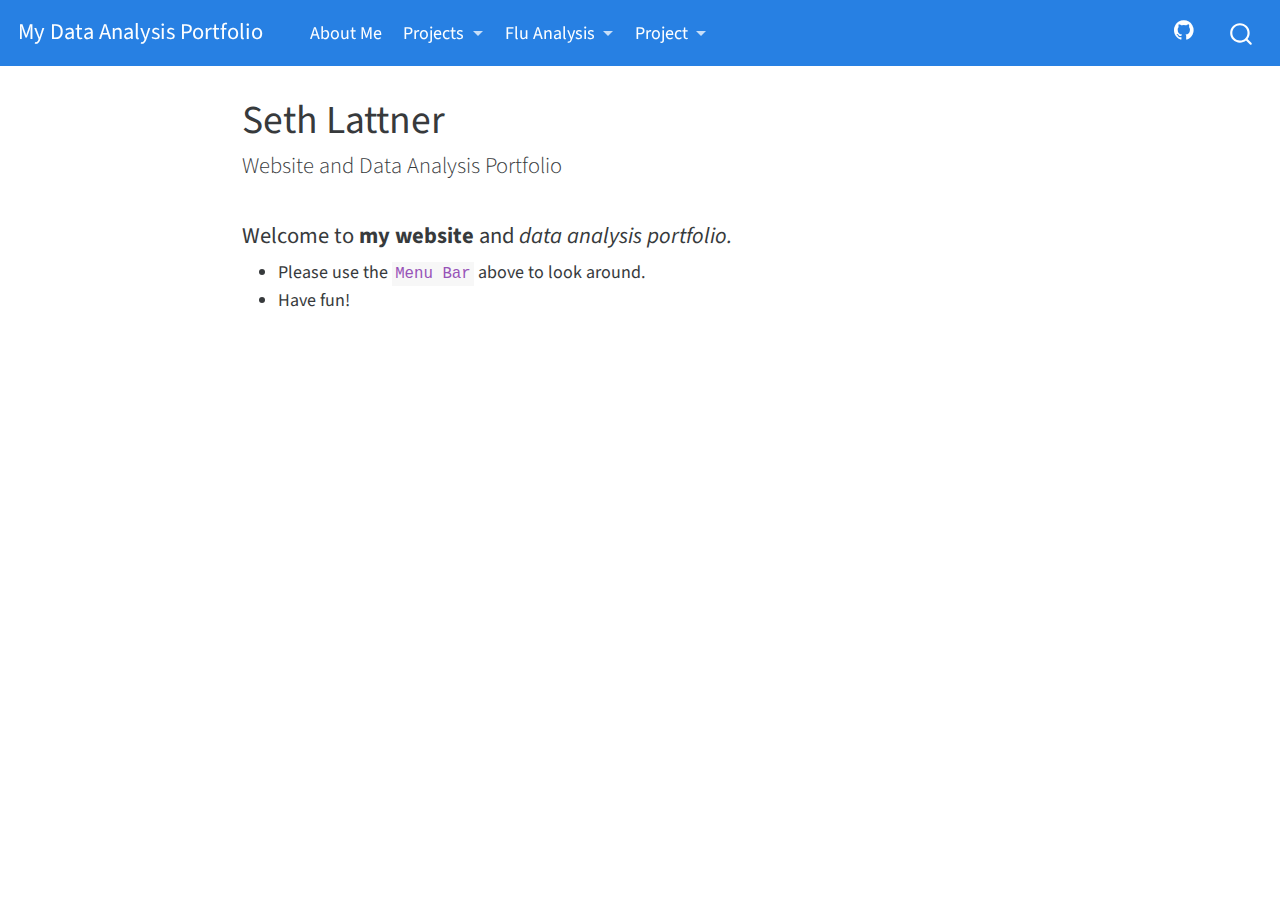
<file: docs/index.html>
<!DOCTYPE html>
<html xmlns="http://www.w3.org/1999/xhtml" lang="en" xml:lang="en"><head>

<meta charset="utf-8">
<meta name="generator" content="quarto-1.2.313">

<meta name="viewport" content="width=device-width, initial-scale=1.0, user-scalable=yes">


<title>My Data Analysis Portfolio - Seth Lattner</title>
<style>
code{white-space: pre-wrap;}
span.smallcaps{font-variant: small-caps;}
div.columns{display: flex; gap: min(4vw, 1.5em);}
div.column{flex: auto; overflow-x: auto;}
div.hanging-indent{margin-left: 1.5em; text-indent: -1.5em;}
ul.task-list{list-style: none;}
ul.task-list li input[type="checkbox"] {
  width: 0.8em;
  margin: 0 0.8em 0.2em -1.6em;
  vertical-align: middle;
}
</style>


<script src="site_libs/quarto-nav/quarto-nav.js"></script>
<script src="site_libs/quarto-nav/headroom.min.js"></script>
<script src="site_libs/clipboard/clipboard.min.js"></script>
<script src="site_libs/quarto-search/autocomplete.umd.js"></script>
<script src="site_libs/quarto-search/fuse.min.js"></script>
<script src="site_libs/quarto-search/quarto-search.js"></script>
<meta name="quarto:offset" content="./">
<script src="site_libs/quarto-html/quarto.js"></script>
<script src="site_libs/quarto-html/popper.min.js"></script>
<script src="site_libs/quarto-html/tippy.umd.min.js"></script>
<script src="site_libs/quarto-html/anchor.min.js"></script>
<link href="site_libs/quarto-html/tippy.css" rel="stylesheet">
<link href="site_libs/quarto-html/quarto-syntax-highlighting.css" rel="stylesheet" id="quarto-text-highlighting-styles">
<script src="site_libs/bootstrap/bootstrap.min.js"></script>
<link href="site_libs/bootstrap/bootstrap-icons.css" rel="stylesheet">
<link href="site_libs/bootstrap/bootstrap.min.css" rel="stylesheet" id="quarto-bootstrap" data-mode="light">
<script id="quarto-search-options" type="application/json">{
  "location": "navbar",
  "copy-button": false,
  "collapse-after": 3,
  "panel-placement": "end",
  "type": "overlay",
  "limit": 20,
  "language": {
    "search-no-results-text": "No results",
    "search-matching-documents-text": "matching documents",
    "search-copy-link-title": "Copy link to search",
    "search-hide-matches-text": "Hide additional matches",
    "search-more-match-text": "more match in this document",
    "search-more-matches-text": "more matches in this document",
    "search-clear-button-title": "Clear",
    "search-detached-cancel-button-title": "Cancel",
    "search-submit-button-title": "Submit"
  }
}</script>


<link rel="stylesheet" href="styles.css">
</head>

<body class="nav-fixed fullcontent">

<div id="quarto-search-results"></div>
  <header id="quarto-header" class="headroom fixed-top">
    <nav class="navbar navbar-expand-lg navbar-dark ">
      <div class="navbar-container container-fluid">
      <div class="navbar-brand-container">
    <a class="navbar-brand" href="./index.html">
    <span class="navbar-title">My Data Analysis Portfolio</span>
    </a>
  </div>
          <button class="navbar-toggler" type="button" data-bs-toggle="collapse" data-bs-target="#navbarCollapse" aria-controls="navbarCollapse" aria-expanded="false" aria-label="Toggle navigation" onclick="if (window.quartoToggleHeadroom) { window.quartoToggleHeadroom(); }">
  <span class="navbar-toggler-icon"></span>
</button>
          <div class="collapse navbar-collapse" id="navbarCollapse">
            <ul class="navbar-nav navbar-nav-scroll me-auto">
  <li class="nav-item">
    <a class="nav-link" href="././aboutme.html">
 <span class="menu-text">About Me</span></a>
  </li>  
  <li class="nav-item dropdown ">
    <a class="nav-link dropdown-toggle" href="#" id="nav-menu-projects" role="button" data-bs-toggle="dropdown" aria-expanded="false">
 <span class="menu-text">Projects</span>
    </a>
    <ul class="dropdown-menu" aria-labelledby="nav-menu-projects">    
        <li>
    <a class="dropdown-item" href="././coding_exercise.html">
 <span class="dropdown-text">R Coding Exercise</span></a>
  </li>  
        <li>
    <a class="dropdown-item" href="././dataanalysis_exercise/code/dataanalysis_exercise.html">
 <span class="dropdown-text">Data Analysis Exercise</span></a>
  </li>  
        <li>
    <a class="dropdown-item" href="././visualization_exercise.html">
 <span class="dropdown-text">Visualization Exercise</span></a>
  </li>  
        <li>
    <a class="dropdown-item" href="././tidytuesday_exercise.html">
 <span class="dropdown-text">Tidy Tuesday Exercise</span></a>
  </li>  
        <li>
    <a class="dropdown-item" href="././tidytuesday_exercise2.html">
 <span class="dropdown-text">Tidy Tuesday Exercise 2</span></a>
  </li>  
    </ul>
  </li>
  <li class="nav-item dropdown ">
    <a class="nav-link dropdown-toggle" href="#" id="nav-menu-flu-analysis" role="button" data-bs-toggle="dropdown" aria-expanded="false">
 <span class="menu-text">Flu Analysis</span>
    </a>
    <ul class="dropdown-menu" aria-labelledby="nav-menu-flu-analysis">    
        <li>
    <a class="dropdown-item" href="././fluanalysis/code/wrangling.html">
 <span class="dropdown-text">Wrangling</span></a>
  </li>  
        <li>
    <a class="dropdown-item" href="././fluanalysis/code/exploration.html">
 <span class="dropdown-text">Exploration</span></a>
  </li>  
        <li>
    <a class="dropdown-item" href="././fluanalysis/code/fitting.html">
 <span class="dropdown-text">Fitting</span></a>
  </li>  
        <li>
    <a class="dropdown-item" href="././fluanalysis/code/modeleval.html">
 <span class="dropdown-text">Model Evaluation</span></a>
  </li>  
        <li>
    <a class="dropdown-item" href="././fluanalysis/code/machinelearning.html">
 <span class="dropdown-text">Machine Learning</span></a>
  </li>  
    </ul>
  </li>
  <li class="nav-item dropdown ">
    <a class="nav-link dropdown-toggle" href="#" id="nav-menu-project" role="button" data-bs-toggle="dropdown" aria-expanded="false">
 <span class="menu-text">Project</span>
    </a>
    <ul class="dropdown-menu" aria-labelledby="nav-menu-project">    
        <li>
    <a class="dropdown-item" href="././Project/project.html">
 <span class="dropdown-text">Project</span></a>
  </li>  
    </ul>
  </li>
</ul>
            <ul class="navbar-nav navbar-nav-scroll ms-auto">
  <li class="nav-item compact">
    <a class="nav-link" href="https://github.com/sethlattner/sethlattner-MADA-portfolio.git"><i class="bi bi-github" role="img">
</i> 
 <span class="menu-text"></span></a>
  </li>  
</ul>
              <div id="quarto-search" class="" title="Search"></div>
          </div> <!-- /navcollapse -->
      </div> <!-- /container-fluid -->
    </nav>
</header>
<!-- content -->
<div id="quarto-content" class="quarto-container page-columns page-rows-contents page-layout-article page-navbar">
<!-- sidebar -->
<!-- margin-sidebar -->
    
<!-- main -->
<main class="content" id="quarto-document-content">

<header id="title-block-header" class="quarto-title-block default">
<div class="quarto-title">
<h1 class="title">Seth Lattner</h1>
<p class="subtitle lead">Website and Data Analysis Portfolio</p>
</div>



<div class="quarto-title-meta">

    
  
    
  </div>
  

</header>

<section id="welcome-to-my-website-and-data-analysis-portfolio." class="level4">
<h4 class="anchored" data-anchor-id="welcome-to-my-website-and-data-analysis-portfolio.">Welcome to <strong>my website</strong> and <em>data analysis portfolio.</em></h4>
<ul>
<li>Please use the <code>Menu Bar</code> above to look around.</li>
<li>Have fun!</li>
</ul>


</section>

</main> <!-- /main -->
<script id="quarto-html-after-body" type="application/javascript">
window.document.addEventListener("DOMContentLoaded", function (event) {
  const toggleBodyColorMode = (bsSheetEl) => {
    const mode = bsSheetEl.getAttribute("data-mode");
    const bodyEl = window.document.querySelector("body");
    if (mode === "dark") {
      bodyEl.classList.add("quarto-dark");
      bodyEl.classList.remove("quarto-light");
    } else {
      bodyEl.classList.add("quarto-light");
      bodyEl.classList.remove("quarto-dark");
    }
  }
  const toggleBodyColorPrimary = () => {
    const bsSheetEl = window.document.querySelector("link#quarto-bootstrap");
    if (bsSheetEl) {
      toggleBodyColorMode(bsSheetEl);
    }
  }
  toggleBodyColorPrimary();  
  const icon = "";
  const anchorJS = new window.AnchorJS();
  anchorJS.options = {
    placement: 'right',
    icon: icon
  };
  anchorJS.add('.anchored');
  const clipboard = new window.ClipboardJS('.code-copy-button', {
    target: function(trigger) {
      return trigger.previousElementSibling;
    }
  });
  clipboard.on('success', function(e) {
    // button target
    const button = e.trigger;
    // don't keep focus
    button.blur();
    // flash "checked"
    button.classList.add('code-copy-button-checked');
    var currentTitle = button.getAttribute("title");
    button.setAttribute("title", "Copied!");
    let tooltip;
    if (window.bootstrap) {
      button.setAttribute("data-bs-toggle", "tooltip");
      button.setAttribute("data-bs-placement", "left");
      button.setAttribute("data-bs-title", "Copied!");
      tooltip = new bootstrap.Tooltip(button, 
        { trigger: "manual", 
          customClass: "code-copy-button-tooltip",
          offset: [0, -8]});
      tooltip.show();    
    }
    setTimeout(function() {
      if (tooltip) {
        tooltip.hide();
        button.removeAttribute("data-bs-title");
        button.removeAttribute("data-bs-toggle");
        button.removeAttribute("data-bs-placement");
      }
      button.setAttribute("title", currentTitle);
      button.classList.remove('code-copy-button-checked');
    }, 1000);
    // clear code selection
    e.clearSelection();
  });
  function tippyHover(el, contentFn) {
    const config = {
      allowHTML: true,
      content: contentFn,
      maxWidth: 500,
      delay: 100,
      arrow: false,
      appendTo: function(el) {
          return el.parentElement;
      },
      interactive: true,
      interactiveBorder: 10,
      theme: 'quarto',
      placement: 'bottom-start'
    };
    window.tippy(el, config); 
  }
  const noterefs = window.document.querySelectorAll('a[role="doc-noteref"]');
  for (var i=0; i<noterefs.length; i++) {
    const ref = noterefs[i];
    tippyHover(ref, function() {
      // use id or data attribute instead here
      let href = ref.getAttribute('data-footnote-href') || ref.getAttribute('href');
      try { href = new URL(href).hash; } catch {}
      const id = href.replace(/^#\/?/, "");
      const note = window.document.getElementById(id);
      return note.innerHTML;
    });
  }
  const findCites = (el) => {
    const parentEl = el.parentElement;
    if (parentEl) {
      const cites = parentEl.dataset.cites;
      if (cites) {
        return {
          el,
          cites: cites.split(' ')
        };
      } else {
        return findCites(el.parentElement)
      }
    } else {
      return undefined;
    }
  };
  var bibliorefs = window.document.querySelectorAll('a[role="doc-biblioref"]');
  for (var i=0; i<bibliorefs.length; i++) {
    const ref = bibliorefs[i];
    const citeInfo = findCites(ref);
    if (citeInfo) {
      tippyHover(citeInfo.el, function() {
        var popup = window.document.createElement('div');
        citeInfo.cites.forEach(function(cite) {
          var citeDiv = window.document.createElement('div');
          citeDiv.classList.add('hanging-indent');
          citeDiv.classList.add('csl-entry');
          var biblioDiv = window.document.getElementById('ref-' + cite);
          if (biblioDiv) {
            citeDiv.innerHTML = biblioDiv.innerHTML;
          }
          popup.appendChild(citeDiv);
        });
        return popup.innerHTML;
      });
    }
  }
});
</script>
</div> <!-- /content -->



</body></html>
</file>
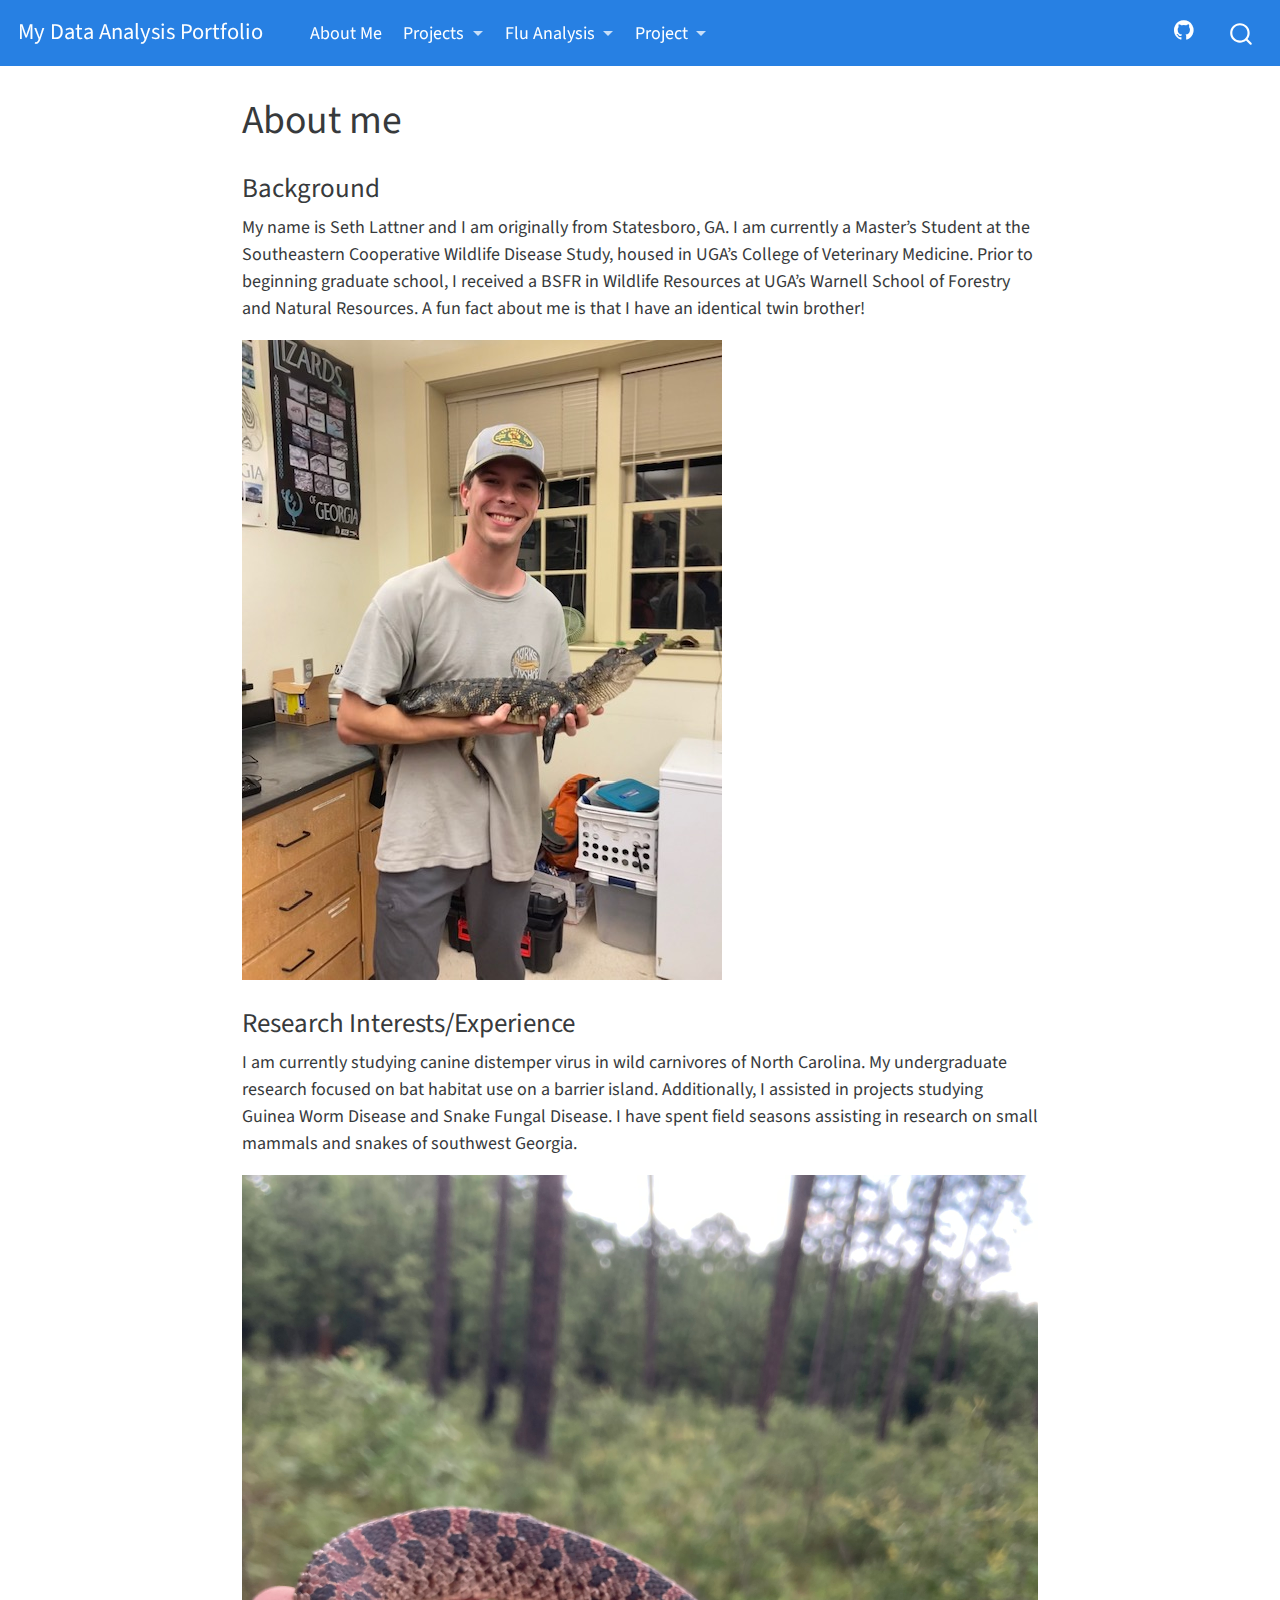
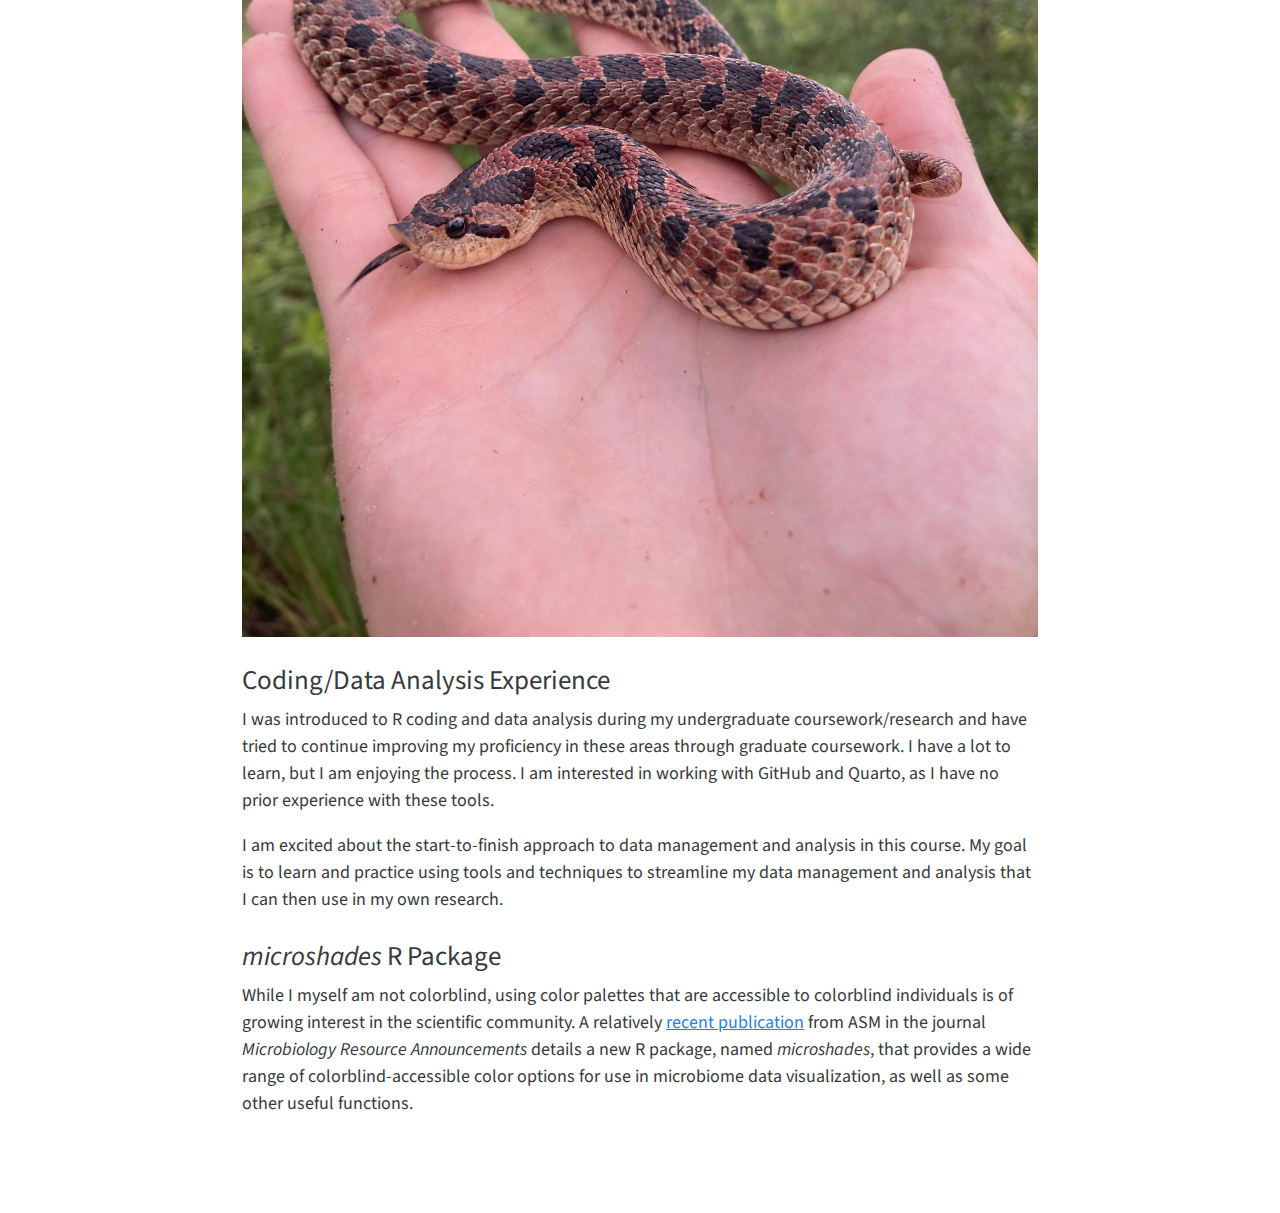
<file: docs/aboutme.html>
<!DOCTYPE html>
<html xmlns="http://www.w3.org/1999/xhtml" lang="en" xml:lang="en"><head>

<meta charset="utf-8">
<meta name="generator" content="quarto-1.2.313">

<meta name="viewport" content="width=device-width, initial-scale=1.0, user-scalable=yes">


<title>My Data Analysis Portfolio - About me</title>
<style>
code{white-space: pre-wrap;}
span.smallcaps{font-variant: small-caps;}
div.columns{display: flex; gap: min(4vw, 1.5em);}
div.column{flex: auto; overflow-x: auto;}
div.hanging-indent{margin-left: 1.5em; text-indent: -1.5em;}
ul.task-list{list-style: none;}
ul.task-list li input[type="checkbox"] {
  width: 0.8em;
  margin: 0 0.8em 0.2em -1.6em;
  vertical-align: middle;
}
</style>


<script src="site_libs/quarto-nav/quarto-nav.js"></script>
<script src="site_libs/quarto-nav/headroom.min.js"></script>
<script src="site_libs/clipboard/clipboard.min.js"></script>
<script src="site_libs/quarto-search/autocomplete.umd.js"></script>
<script src="site_libs/quarto-search/fuse.min.js"></script>
<script src="site_libs/quarto-search/quarto-search.js"></script>
<meta name="quarto:offset" content="./">
<script src="site_libs/quarto-html/quarto.js"></script>
<script src="site_libs/quarto-html/popper.min.js"></script>
<script src="site_libs/quarto-html/tippy.umd.min.js"></script>
<script src="site_libs/quarto-html/anchor.min.js"></script>
<link href="site_libs/quarto-html/tippy.css" rel="stylesheet">
<link href="site_libs/quarto-html/quarto-syntax-highlighting.css" rel="stylesheet" id="quarto-text-highlighting-styles">
<script src="site_libs/bootstrap/bootstrap.min.js"></script>
<link href="site_libs/bootstrap/bootstrap-icons.css" rel="stylesheet">
<link href="site_libs/bootstrap/bootstrap.min.css" rel="stylesheet" id="quarto-bootstrap" data-mode="light">
<script id="quarto-search-options" type="application/json">{
  "location": "navbar",
  "copy-button": false,
  "collapse-after": 3,
  "panel-placement": "end",
  "type": "overlay",
  "limit": 20,
  "language": {
    "search-no-results-text": "No results",
    "search-matching-documents-text": "matching documents",
    "search-copy-link-title": "Copy link to search",
    "search-hide-matches-text": "Hide additional matches",
    "search-more-match-text": "more match in this document",
    "search-more-matches-text": "more matches in this document",
    "search-clear-button-title": "Clear",
    "search-detached-cancel-button-title": "Cancel",
    "search-submit-button-title": "Submit"
  }
}</script>


<link rel="stylesheet" href="styles.css">
</head>

<body class="nav-fixed fullcontent">

<div id="quarto-search-results"></div>
  <header id="quarto-header" class="headroom fixed-top">
    <nav class="navbar navbar-expand-lg navbar-dark ">
      <div class="navbar-container container-fluid">
      <div class="navbar-brand-container">
    <a class="navbar-brand" href="./index.html">
    <span class="navbar-title">My Data Analysis Portfolio</span>
    </a>
  </div>
          <button class="navbar-toggler" type="button" data-bs-toggle="collapse" data-bs-target="#navbarCollapse" aria-controls="navbarCollapse" aria-expanded="false" aria-label="Toggle navigation" onclick="if (window.quartoToggleHeadroom) { window.quartoToggleHeadroom(); }">
  <span class="navbar-toggler-icon"></span>
</button>
          <div class="collapse navbar-collapse" id="navbarCollapse">
            <ul class="navbar-nav navbar-nav-scroll me-auto">
  <li class="nav-item">
    <a class="nav-link" href="././aboutme.html">
 <span class="menu-text">About Me</span></a>
  </li>  
  <li class="nav-item dropdown ">
    <a class="nav-link dropdown-toggle" href="#" id="nav-menu-projects" role="button" data-bs-toggle="dropdown" aria-expanded="false">
 <span class="menu-text">Projects</span>
    </a>
    <ul class="dropdown-menu" aria-labelledby="nav-menu-projects">    
        <li>
    <a class="dropdown-item" href="././coding_exercise.html">
 <span class="dropdown-text">R Coding Exercise</span></a>
  </li>  
        <li>
    <a class="dropdown-item" href="././dataanalysis_exercise/code/dataanalysis_exercise.html">
 <span class="dropdown-text">Data Analysis Exercise</span></a>
  </li>  
        <li>
    <a class="dropdown-item" href="././visualization_exercise.html">
 <span class="dropdown-text">Visualization Exercise</span></a>
  </li>  
        <li>
    <a class="dropdown-item" href="././tidytuesday_exercise.html">
 <span class="dropdown-text">Tidy Tuesday Exercise</span></a>
  </li>  
        <li>
    <a class="dropdown-item" href="././tidytuesday_exercise2.html">
 <span class="dropdown-text">Tidy Tuesday Exercise 2</span></a>
  </li>  
    </ul>
  </li>
  <li class="nav-item dropdown ">
    <a class="nav-link dropdown-toggle" href="#" id="nav-menu-flu-analysis" role="button" data-bs-toggle="dropdown" aria-expanded="false">
 <span class="menu-text">Flu Analysis</span>
    </a>
    <ul class="dropdown-menu" aria-labelledby="nav-menu-flu-analysis">    
        <li>
    <a class="dropdown-item" href="././fluanalysis/code/wrangling.html">
 <span class="dropdown-text">Wrangling</span></a>
  </li>  
        <li>
    <a class="dropdown-item" href="././fluanalysis/code/exploration.html">
 <span class="dropdown-text">Exploration</span></a>
  </li>  
        <li>
    <a class="dropdown-item" href="././fluanalysis/code/fitting.html">
 <span class="dropdown-text">Fitting</span></a>
  </li>  
        <li>
    <a class="dropdown-item" href="././fluanalysis/code/modeleval.html">
 <span class="dropdown-text">Model Evaluation</span></a>
  </li>  
        <li>
    <a class="dropdown-item" href="././fluanalysis/code/machinelearning.html">
 <span class="dropdown-text">Machine Learning</span></a>
  </li>  
    </ul>
  </li>
  <li class="nav-item dropdown ">
    <a class="nav-link dropdown-toggle" href="#" id="nav-menu-project" role="button" data-bs-toggle="dropdown" aria-expanded="false">
 <span class="menu-text">Project</span>
    </a>
    <ul class="dropdown-menu" aria-labelledby="nav-menu-project">    
        <li>
    <a class="dropdown-item" href="././Project/project.html">
 <span class="dropdown-text">Project</span></a>
  </li>  
    </ul>
  </li>
</ul>
            <ul class="navbar-nav navbar-nav-scroll ms-auto">
  <li class="nav-item compact">
    <a class="nav-link" href="https://github.com/sethlattner/sethlattner-MADA-portfolio.git"><i class="bi bi-github" role="img">
</i> 
 <span class="menu-text"></span></a>
  </li>  
</ul>
              <div id="quarto-search" class="" title="Search"></div>
          </div> <!-- /navcollapse -->
      </div> <!-- /container-fluid -->
    </nav>
</header>
<!-- content -->
<div id="quarto-content" class="quarto-container page-columns page-rows-contents page-layout-article page-navbar">
<!-- sidebar -->
<!-- margin-sidebar -->
    
<!-- main -->
<main class="content" id="quarto-document-content">

<header id="title-block-header" class="quarto-title-block default">
<div class="quarto-title">
<h1 class="title">About me</h1>
</div>



<div class="quarto-title-meta">

    
  
    
  </div>
  

</header>

<section id="background" class="level3">
<h3 class="anchored" data-anchor-id="background">Background</h3>
<p>My name is Seth Lattner and I am originally from Statesboro, GA. I am currently a Master’s Student at the Southeastern Cooperative Wildlife Disease Study, housed in UGA’s College of Veterinary Medicine. Prior to beginning graduate school, I received a BSFR in Wildlife Resources at UGA’s Warnell School of Forestry and Natural Resources. A fun fact about me is that I have an identical twin brother!</p>
<p><img src="Ichauway_w_gator.jpg" class="img-fluid"></p>
</section>
<section id="research-interestsexperience" class="level3">
<h3 class="anchored" data-anchor-id="research-interestsexperience">Research Interests/Experience</h3>
<p>I am currently studying canine distemper virus in wild carnivores of North Carolina. My undergraduate research focused on bat habitat use on a barrier island. Additionally, I assisted in projects studying Guinea Worm Disease and Snake Fungal Disease. I have spent field seasons assisting in research on small mammals and snakes of southwest Georgia.</p>
<p><img src="Heterodon_simus.jpeg" class="img-fluid"></p>
</section>
<section id="codingdata-analysis-experience" class="level3">
<h3 class="anchored" data-anchor-id="codingdata-analysis-experience">Coding/Data Analysis Experience</h3>
<p>I was introduced to R coding and data analysis during my undergraduate coursework/research and have tried to continue improving my proficiency in these areas through graduate coursework. I have a lot to learn, but I am enjoying the process. I am interested in working with GitHub and Quarto, as I have no prior experience with these tools.</p>
<p>I am excited about the start-to-finish approach to data management and analysis in this course. My goal is to learn and practice using tools and techniques to streamline my data management and analysis that I can then use in my own research.</p>
</section>
<section id="microshades-r-package" class="level3">
<h3 class="anchored" data-anchor-id="microshades-r-package"><em>microshades</em> R Package</h3>
<p>While I myself am not colorblind, using color palettes that are accessible to colorblind individuals is of growing interest in the scientific community. A relatively <a href="https://journals.asm.org/doi/10.1128/mra.00795-22">recent publication</a> from ASM in the journal <em>Microbiology Resource Announcements</em> details a new R package, named <em>microshades</em>, that provides a wide range of colorblind-accessible color options for use in microbiome data visualization, as well as some other useful functions.</p>


</section>

</main> <!-- /main -->
<script id="quarto-html-after-body" type="application/javascript">
window.document.addEventListener("DOMContentLoaded", function (event) {
  const toggleBodyColorMode = (bsSheetEl) => {
    const mode = bsSheetEl.getAttribute("data-mode");
    const bodyEl = window.document.querySelector("body");
    if (mode === "dark") {
      bodyEl.classList.add("quarto-dark");
      bodyEl.classList.remove("quarto-light");
    } else {
      bodyEl.classList.add("quarto-light");
      bodyEl.classList.remove("quarto-dark");
    }
  }
  const toggleBodyColorPrimary = () => {
    const bsSheetEl = window.document.querySelector("link#quarto-bootstrap");
    if (bsSheetEl) {
      toggleBodyColorMode(bsSheetEl);
    }
  }
  toggleBodyColorPrimary();  
  const icon = "";
  const anchorJS = new window.AnchorJS();
  anchorJS.options = {
    placement: 'right',
    icon: icon
  };
  anchorJS.add('.anchored');
  const clipboard = new window.ClipboardJS('.code-copy-button', {
    target: function(trigger) {
      return trigger.previousElementSibling;
    }
  });
  clipboard.on('success', function(e) {
    // button target
    const button = e.trigger;
    // don't keep focus
    button.blur();
    // flash "checked"
    button.classList.add('code-copy-button-checked');
    var currentTitle = button.getAttribute("title");
    button.setAttribute("title", "Copied!");
    let tooltip;
    if (window.bootstrap) {
      button.setAttribute("data-bs-toggle", "tooltip");
      button.setAttribute("data-bs-placement", "left");
      button.setAttribute("data-bs-title", "Copied!");
      tooltip = new bootstrap.Tooltip(button, 
        { trigger: "manual", 
          customClass: "code-copy-button-tooltip",
          offset: [0, -8]});
      tooltip.show();    
    }
    setTimeout(function() {
      if (tooltip) {
        tooltip.hide();
        button.removeAttribute("data-bs-title");
        button.removeAttribute("data-bs-toggle");
        button.removeAttribute("data-bs-placement");
      }
      button.setAttribute("title", currentTitle);
      button.classList.remove('code-copy-button-checked');
    }, 1000);
    // clear code selection
    e.clearSelection();
  });
  function tippyHover(el, contentFn) {
    const config = {
      allowHTML: true,
      content: contentFn,
      maxWidth: 500,
      delay: 100,
      arrow: false,
      appendTo: function(el) {
          return el.parentElement;
      },
      interactive: true,
      interactiveBorder: 10,
      theme: 'quarto',
      placement: 'bottom-start'
    };
    window.tippy(el, config); 
  }
  const noterefs = window.document.querySelectorAll('a[role="doc-noteref"]');
  for (var i=0; i<noterefs.length; i++) {
    const ref = noterefs[i];
    tippyHover(ref, function() {
      // use id or data attribute instead here
      let href = ref.getAttribute('data-footnote-href') || ref.getAttribute('href');
      try { href = new URL(href).hash; } catch {}
      const id = href.replace(/^#\/?/, "");
      const note = window.document.getElementById(id);
      return note.innerHTML;
    });
  }
  const findCites = (el) => {
    const parentEl = el.parentElement;
    if (parentEl) {
      const cites = parentEl.dataset.cites;
      if (cites) {
        return {
          el,
          cites: cites.split(' ')
        };
      } else {
        return findCites(el.parentElement)
      }
    } else {
      return undefined;
    }
  };
  var bibliorefs = window.document.querySelectorAll('a[role="doc-biblioref"]');
  for (var i=0; i<bibliorefs.length; i++) {
    const ref = bibliorefs[i];
    const citeInfo = findCites(ref);
    if (citeInfo) {
      tippyHover(citeInfo.el, function() {
        var popup = window.document.createElement('div');
        citeInfo.cites.forEach(function(cite) {
          var citeDiv = window.document.createElement('div');
          citeDiv.classList.add('hanging-indent');
          citeDiv.classList.add('csl-entry');
          var biblioDiv = window.document.getElementById('ref-' + cite);
          if (biblioDiv) {
            citeDiv.innerHTML = biblioDiv.innerHTML;
          }
          popup.appendChild(citeDiv);
        });
        return popup.innerHTML;
      });
    }
  }
});
</script>
</div> <!-- /content -->



</body></html>
</file>
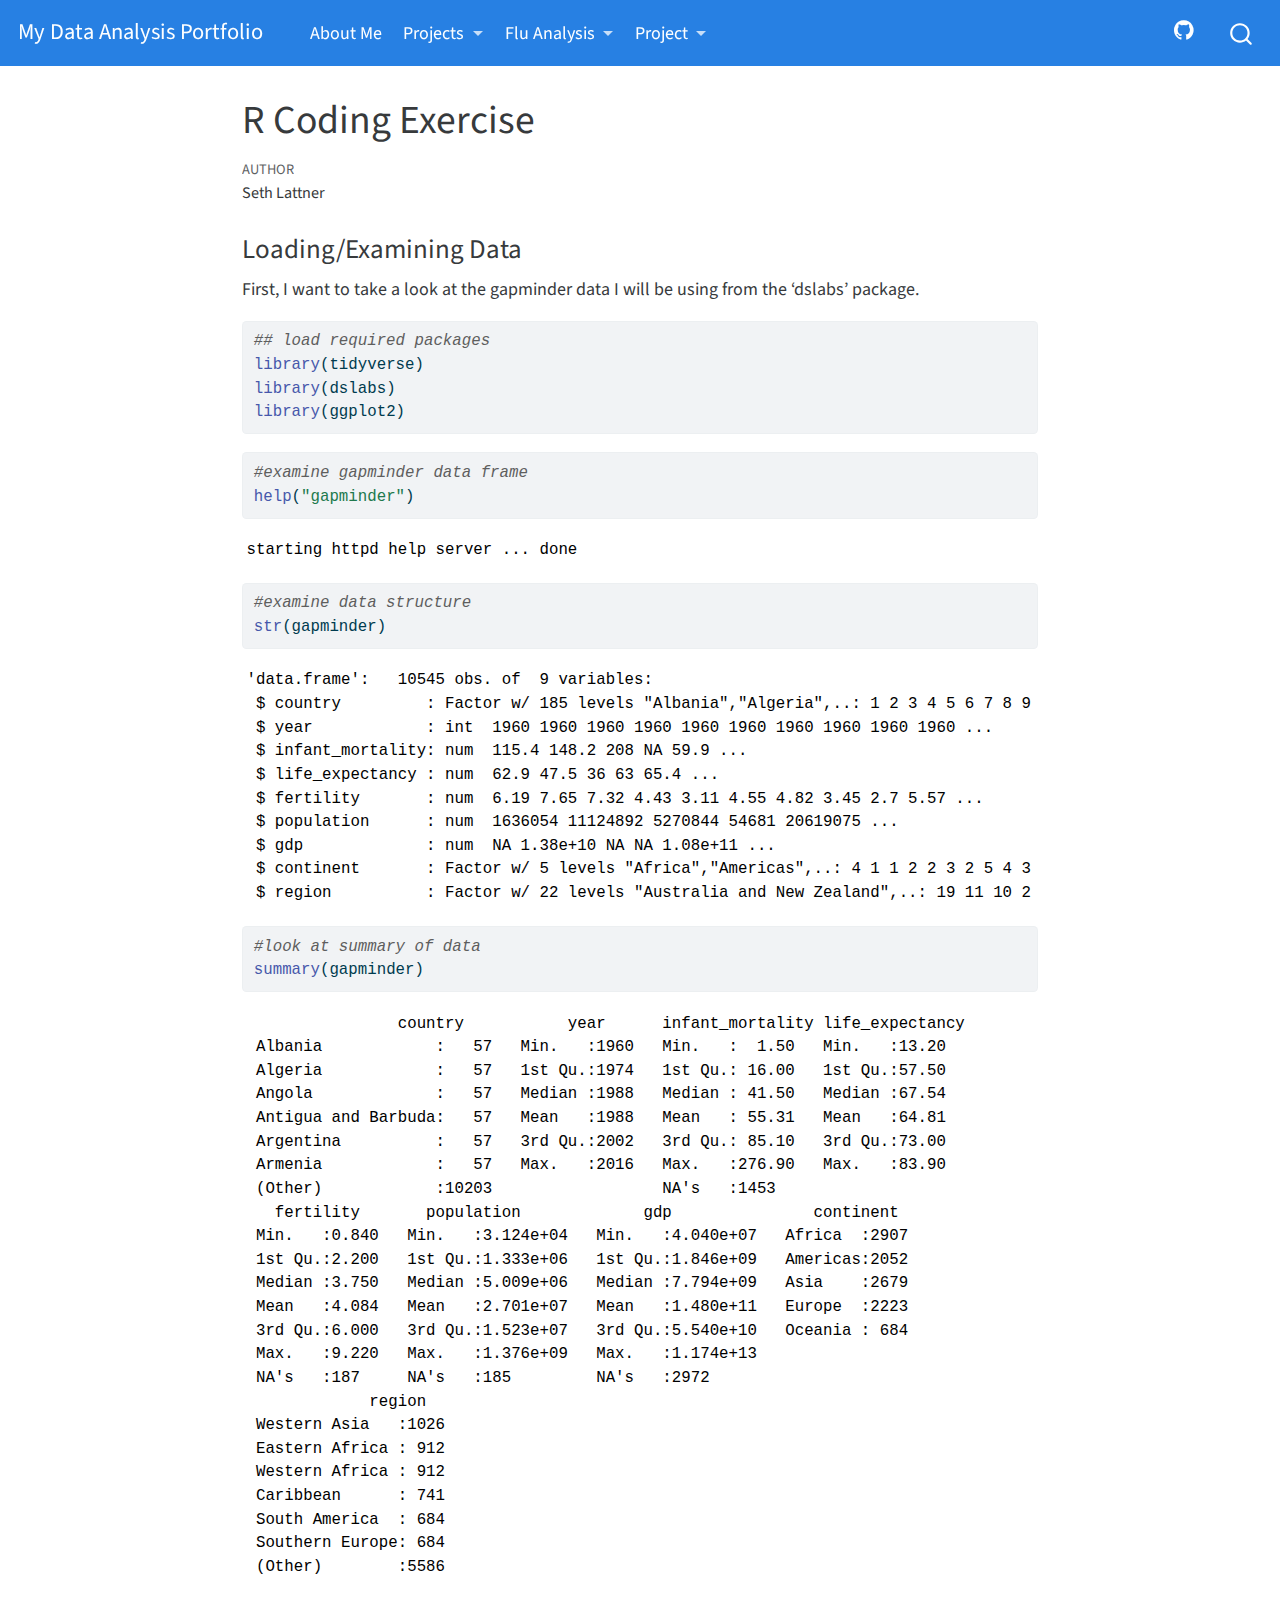
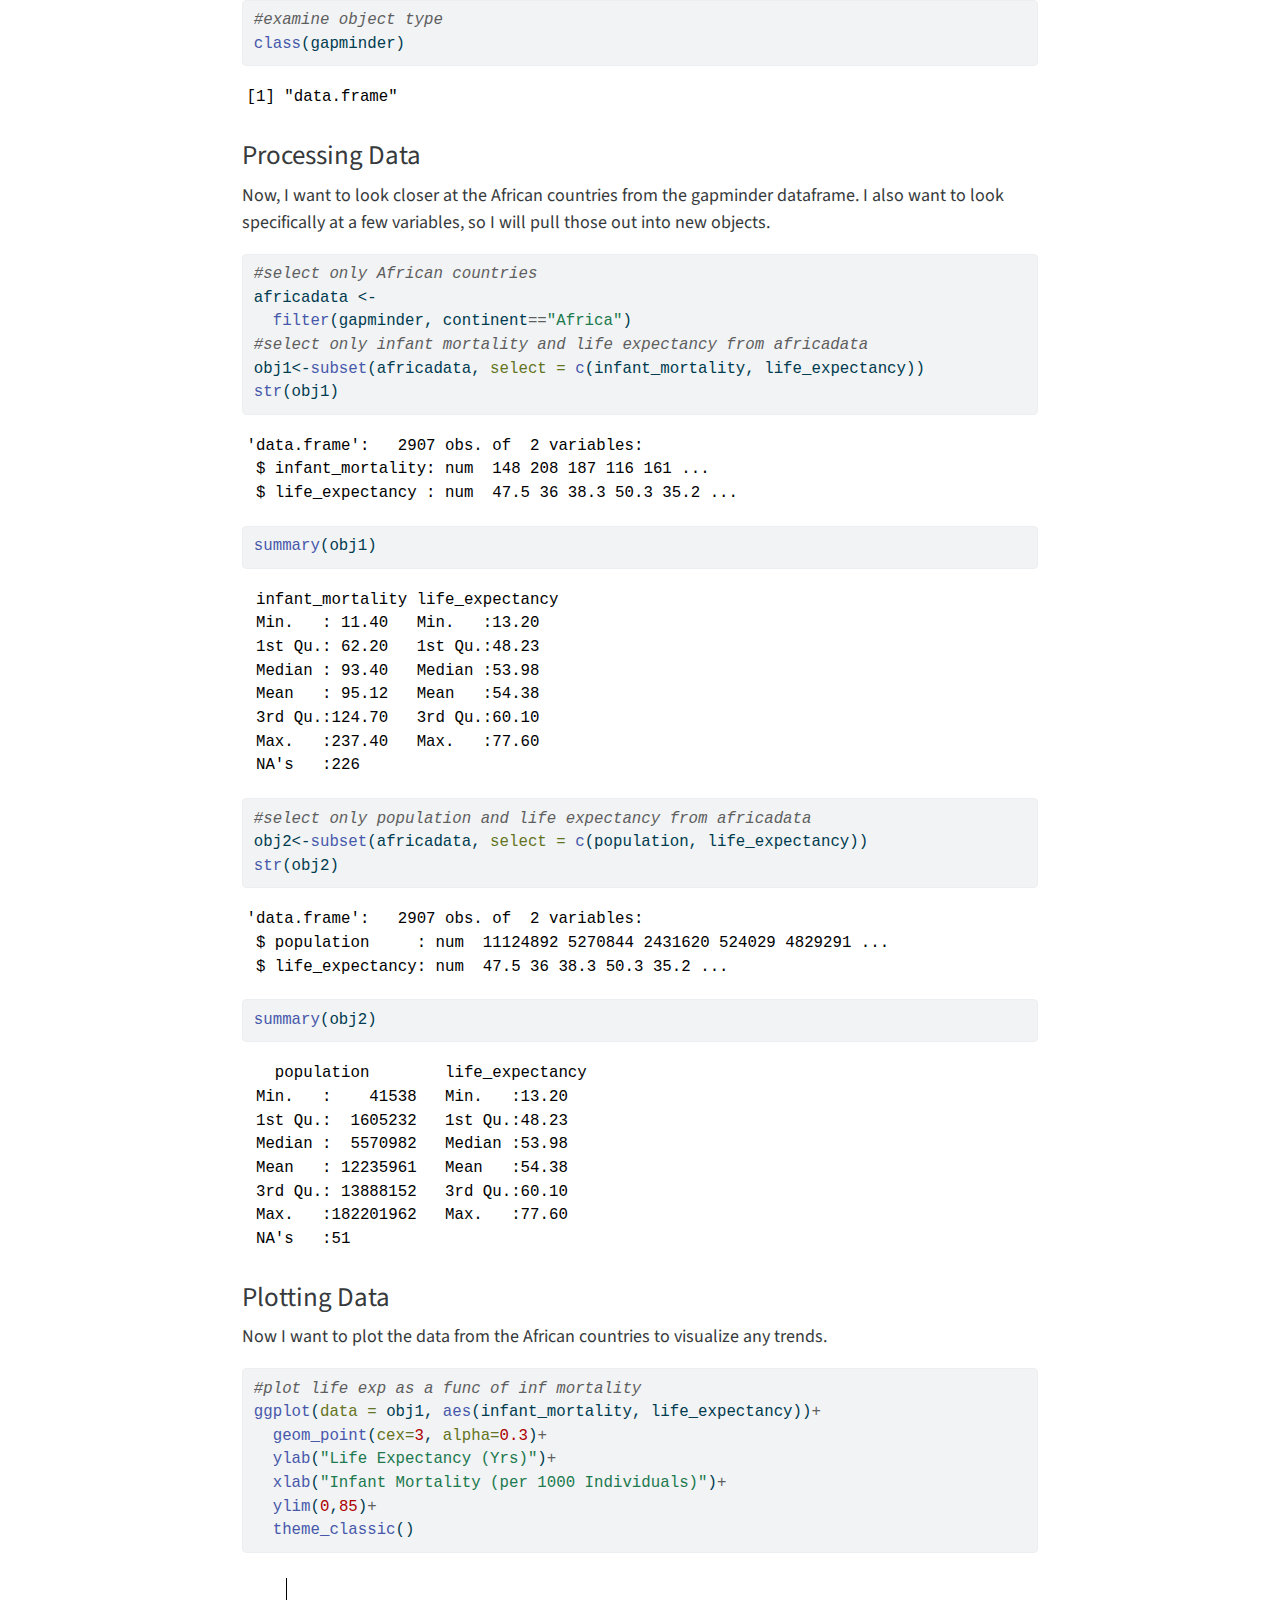
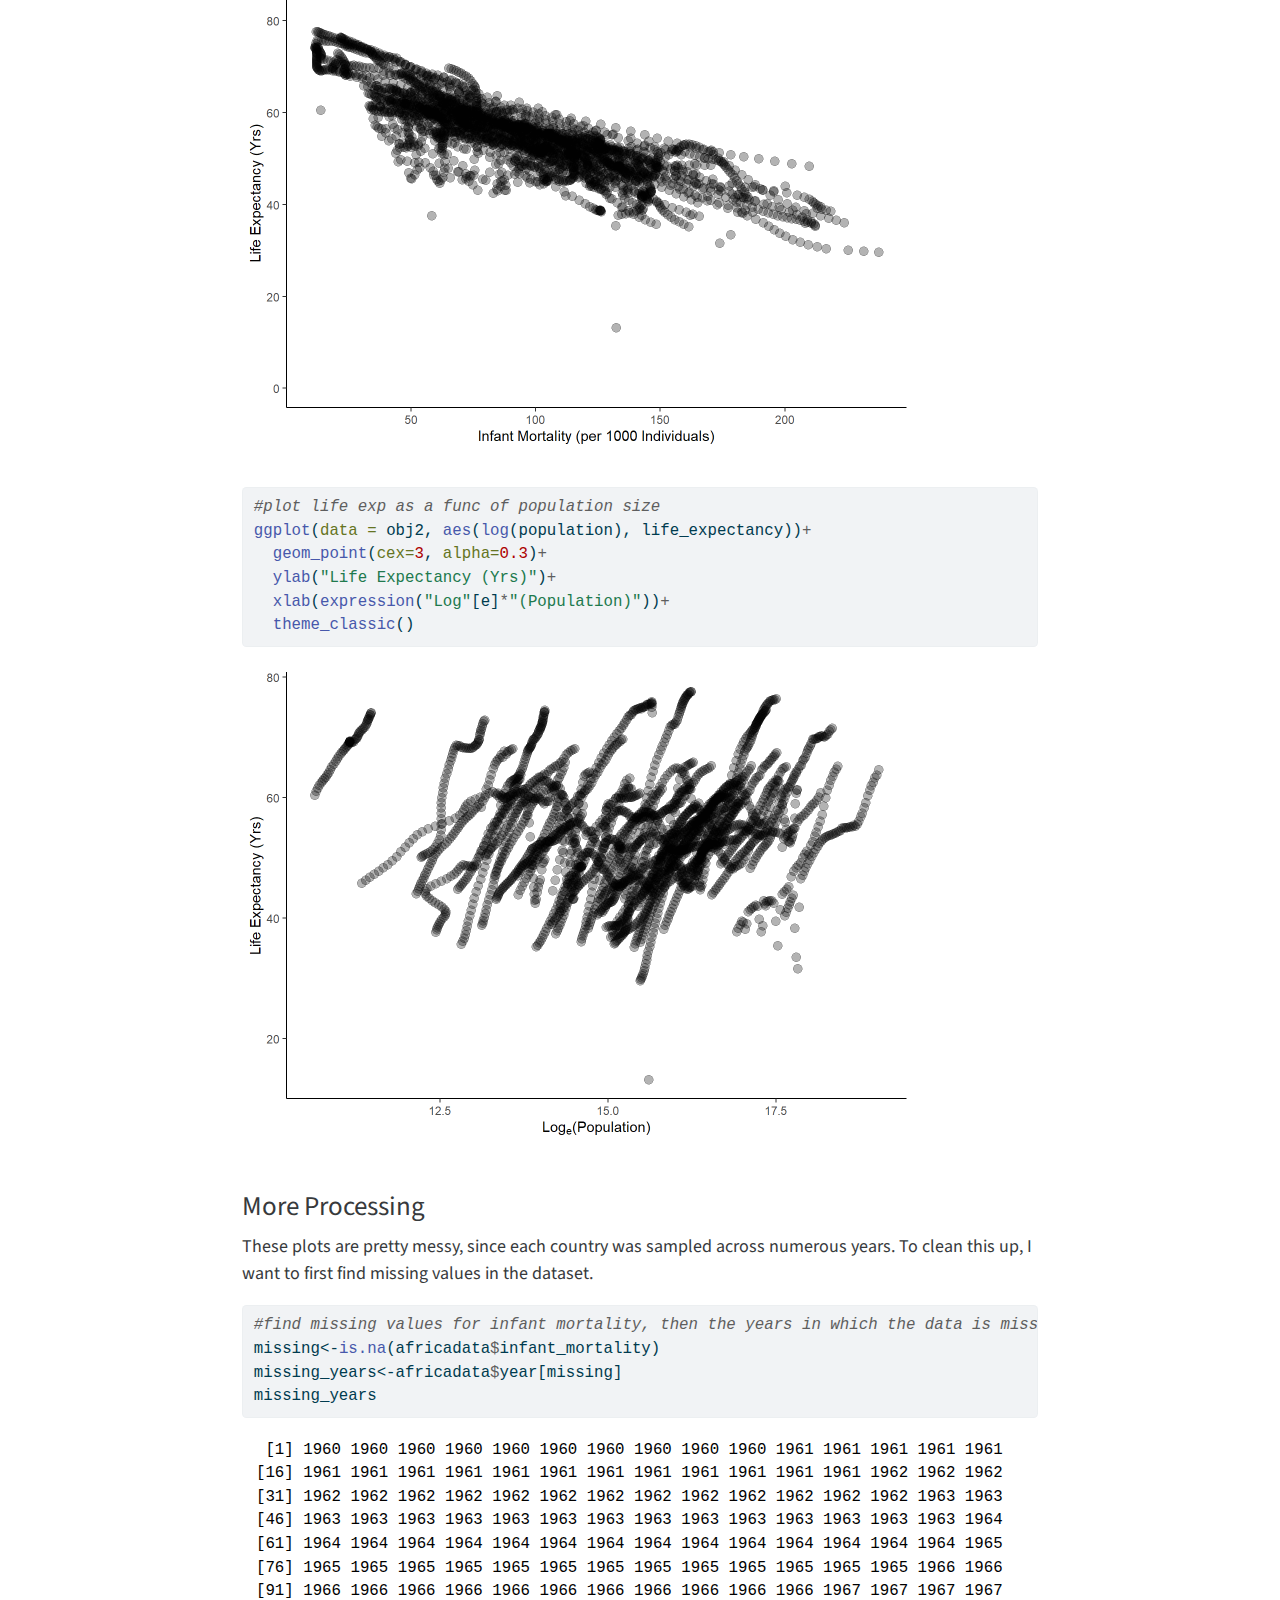
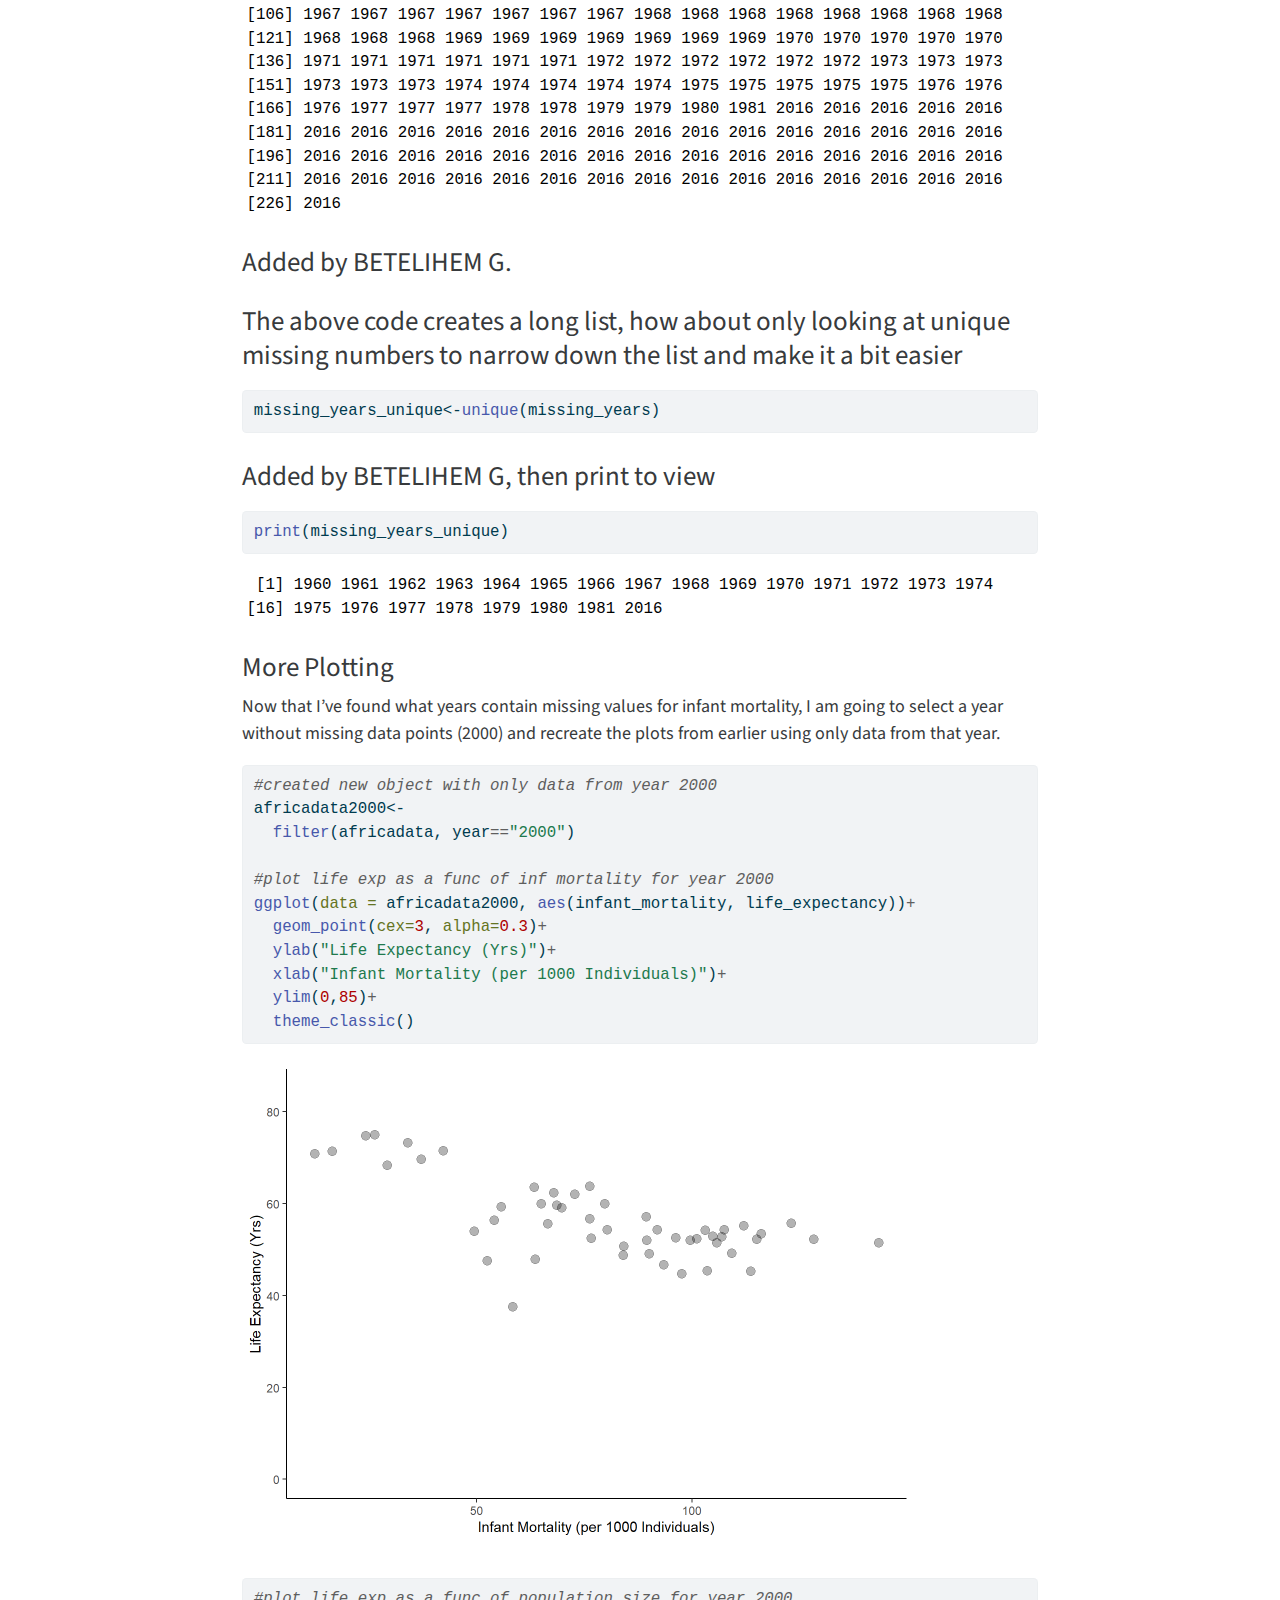
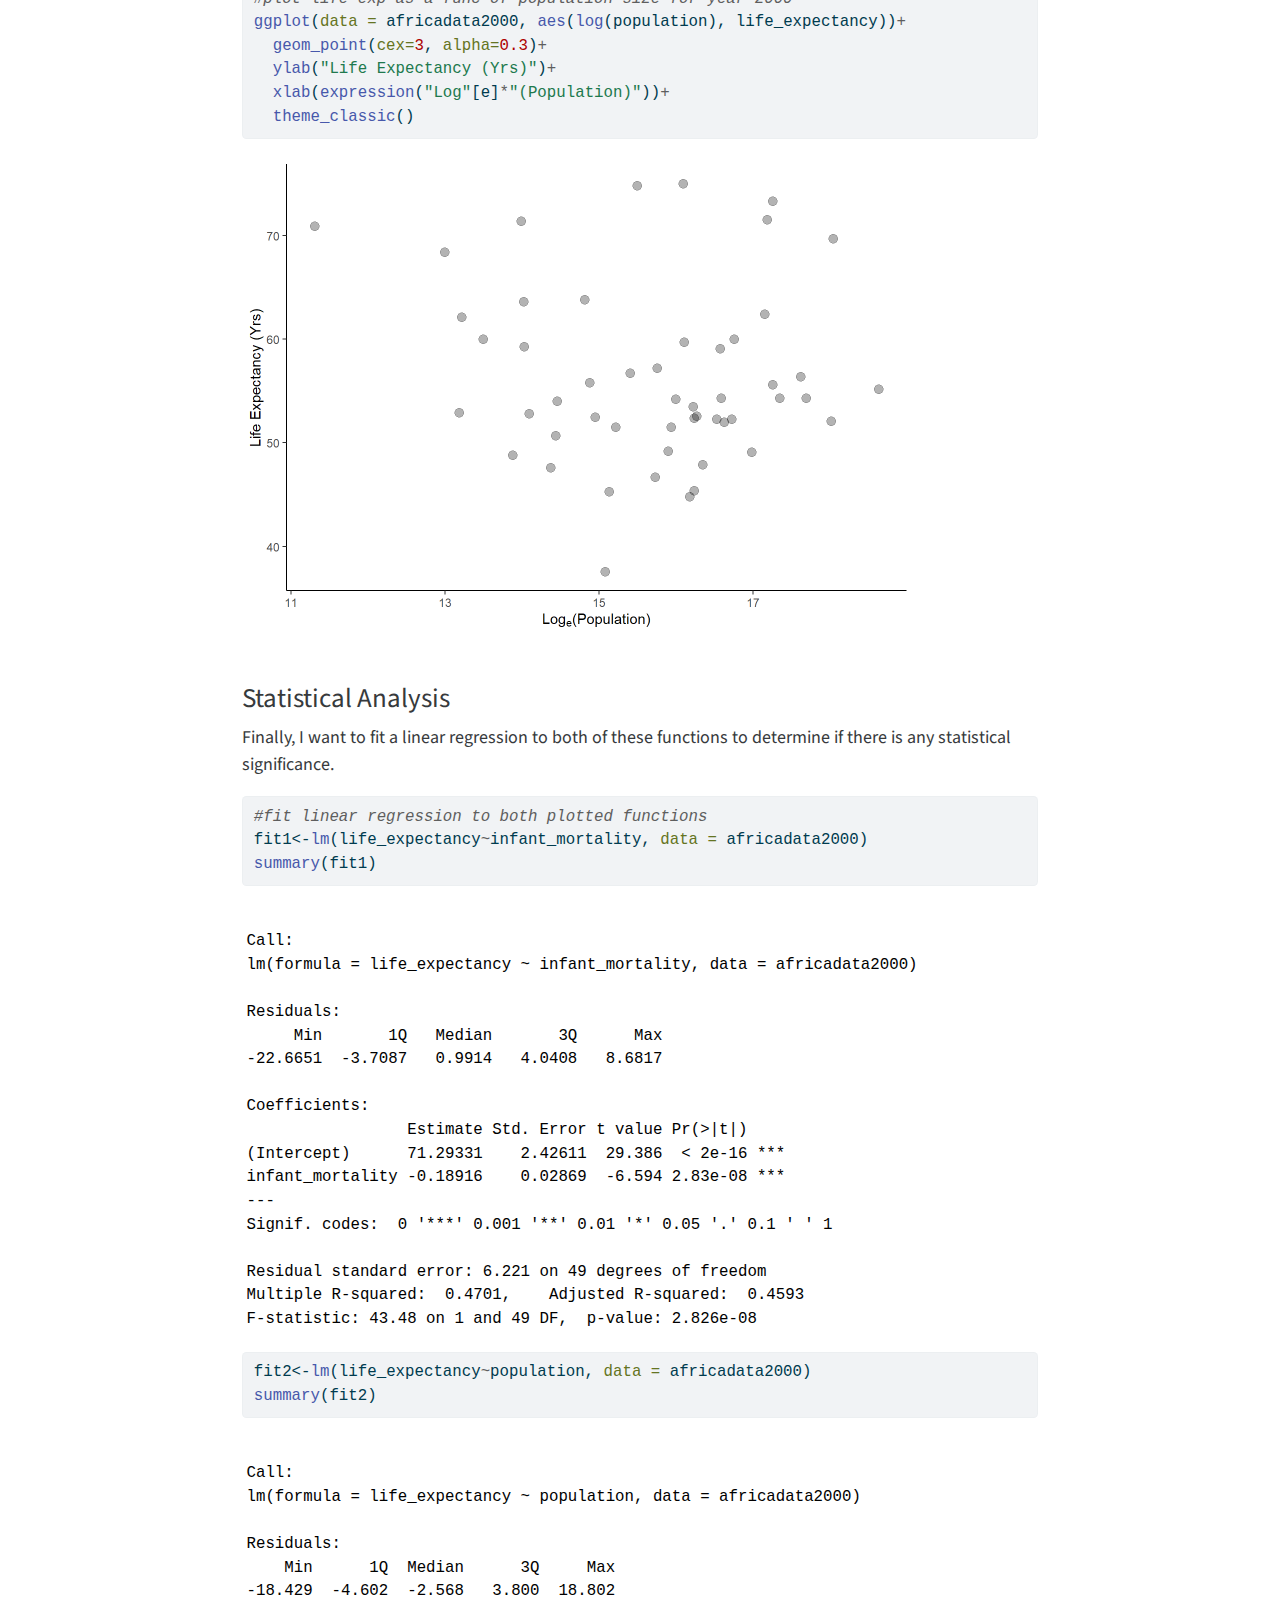
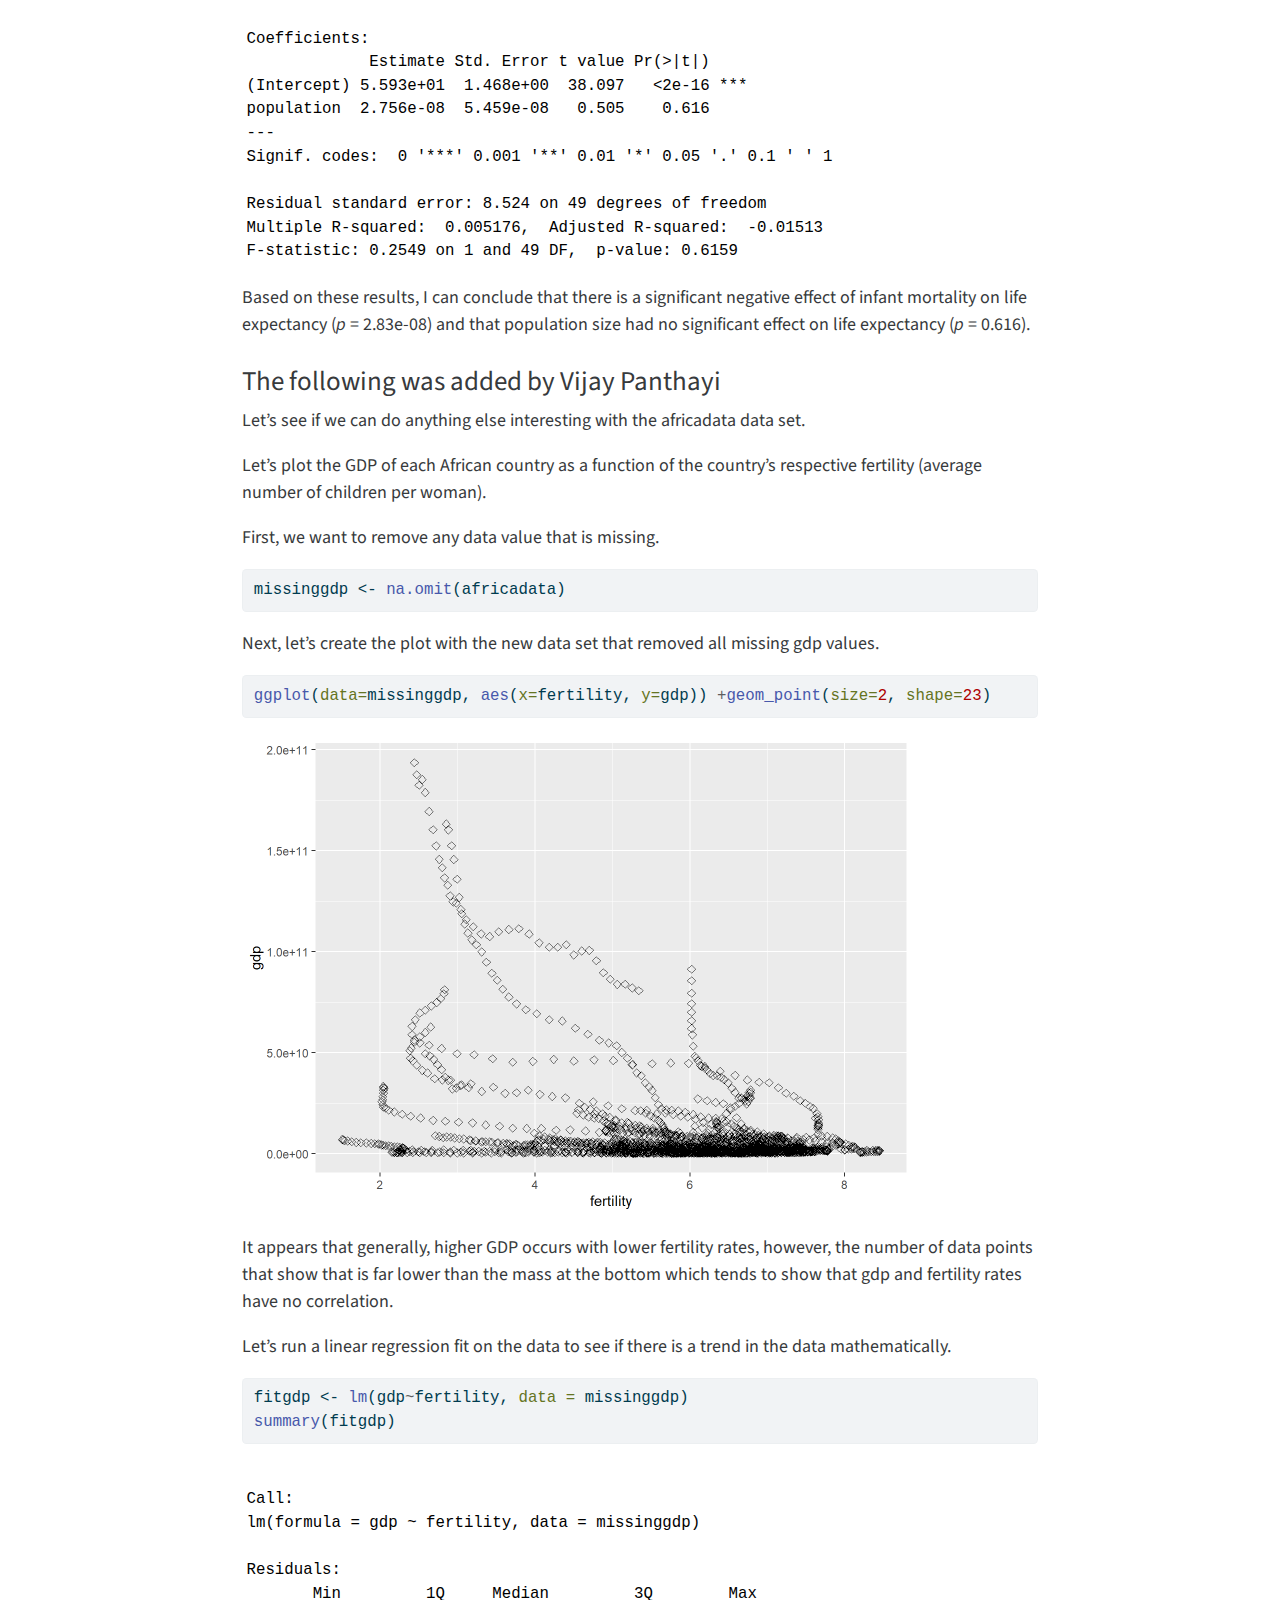
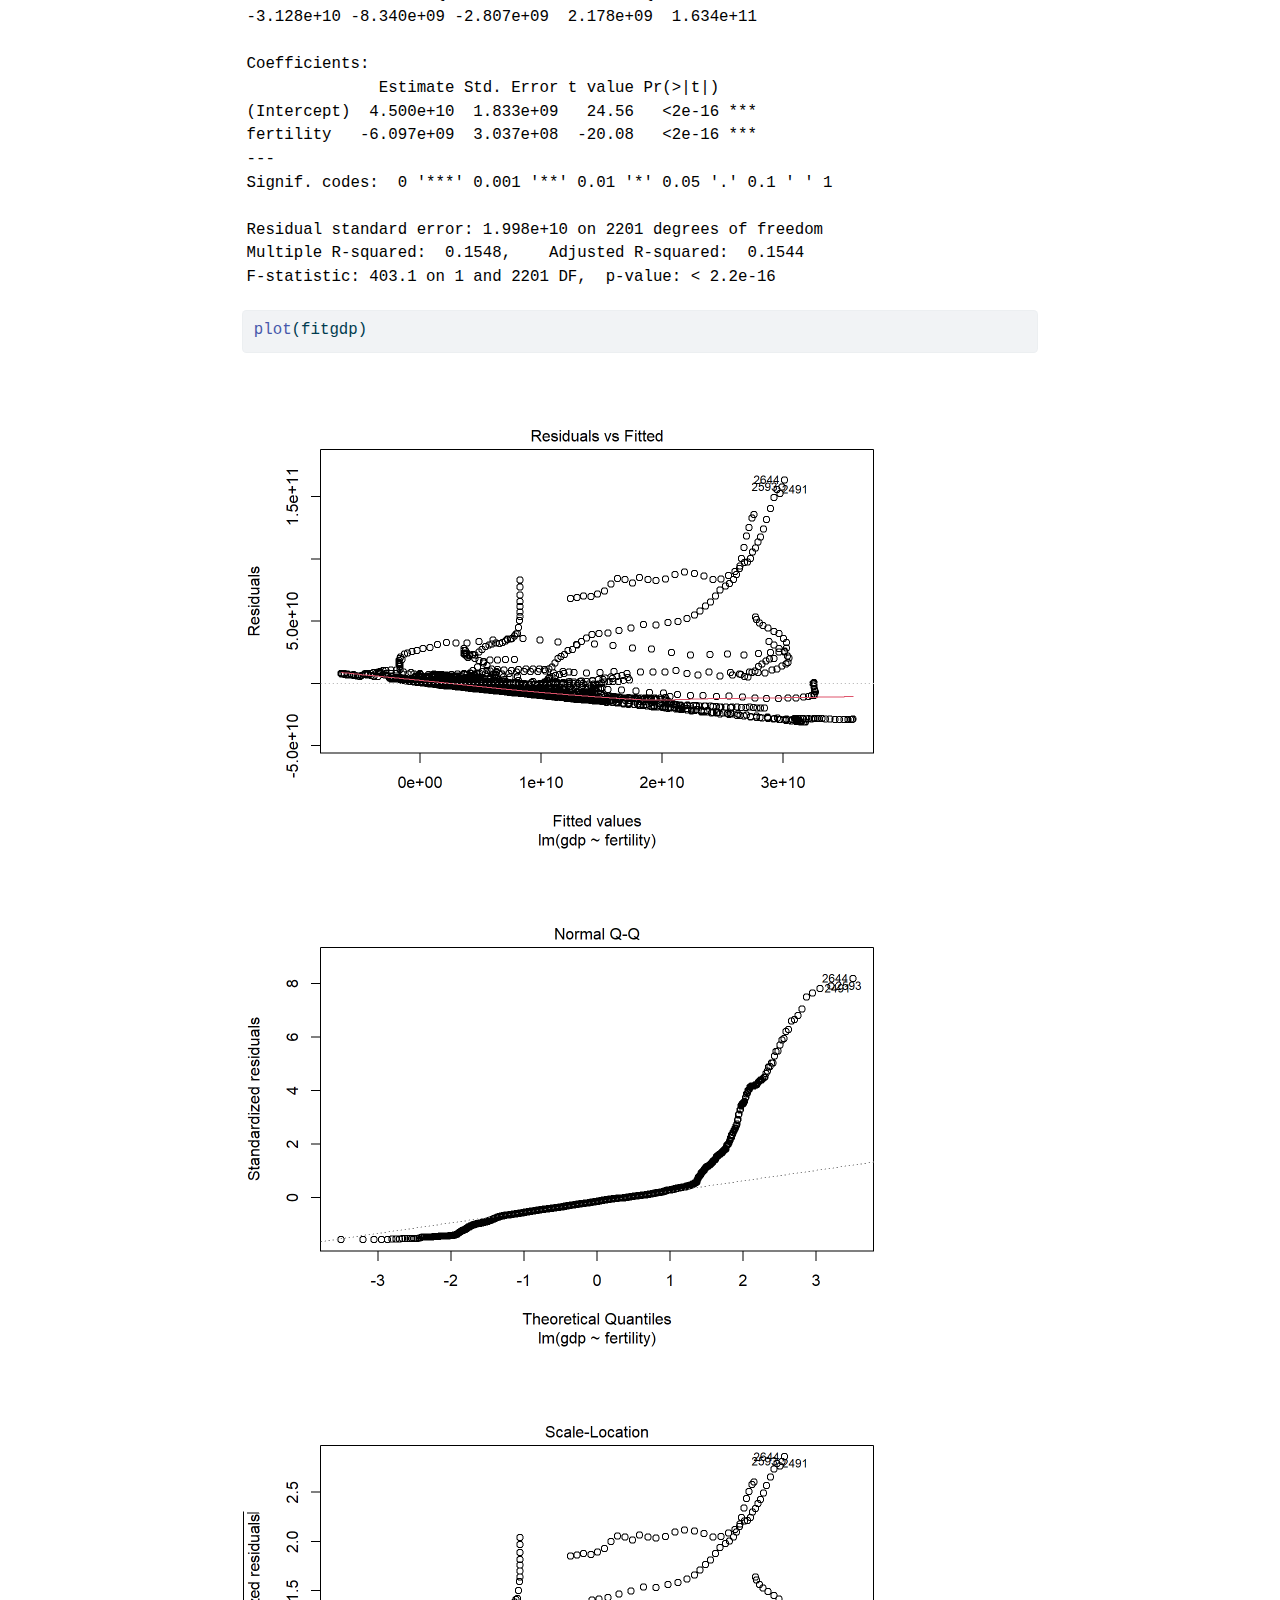
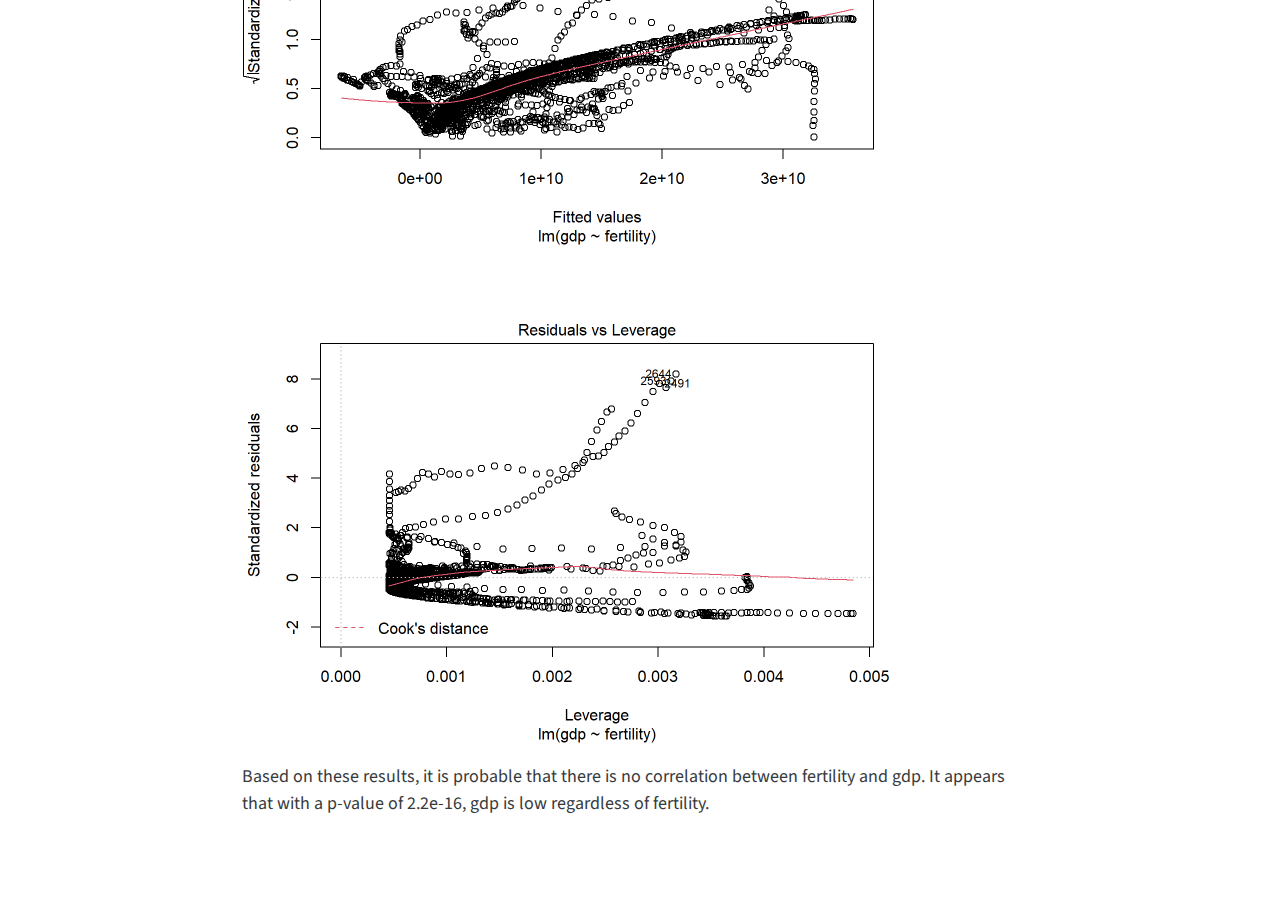
<file: docs/coding_exercise.html>
<!DOCTYPE html>
<html xmlns="http://www.w3.org/1999/xhtml" lang="en" xml:lang="en"><head>

<meta charset="utf-8">
<meta name="generator" content="quarto-1.2.313">

<meta name="viewport" content="width=device-width, initial-scale=1.0, user-scalable=yes">

<meta name="author" content="Seth Lattner">

<title>My Data Analysis Portfolio - R Coding Exercise</title>
<style>
code{white-space: pre-wrap;}
span.smallcaps{font-variant: small-caps;}
div.columns{display: flex; gap: min(4vw, 1.5em);}
div.column{flex: auto; overflow-x: auto;}
div.hanging-indent{margin-left: 1.5em; text-indent: -1.5em;}
ul.task-list{list-style: none;}
ul.task-list li input[type="checkbox"] {
  width: 0.8em;
  margin: 0 0.8em 0.2em -1.6em;
  vertical-align: middle;
}
pre > code.sourceCode { white-space: pre; position: relative; }
pre > code.sourceCode > span { display: inline-block; line-height: 1.25; }
pre > code.sourceCode > span:empty { height: 1.2em; }
.sourceCode { overflow: visible; }
code.sourceCode > span { color: inherit; text-decoration: inherit; }
div.sourceCode { margin: 1em 0; }
pre.sourceCode { margin: 0; }
@media screen {
div.sourceCode { overflow: auto; }
}
@media print {
pre > code.sourceCode { white-space: pre-wrap; }
pre > code.sourceCode > span { text-indent: -5em; padding-left: 5em; }
}
pre.numberSource code
  { counter-reset: source-line 0; }
pre.numberSource code > span
  { position: relative; left: -4em; counter-increment: source-line; }
pre.numberSource code > span > a:first-child::before
  { content: counter(source-line);
    position: relative; left: -1em; text-align: right; vertical-align: baseline;
    border: none; display: inline-block;
    -webkit-touch-callout: none; -webkit-user-select: none;
    -khtml-user-select: none; -moz-user-select: none;
    -ms-user-select: none; user-select: none;
    padding: 0 4px; width: 4em;
    color: #aaaaaa;
  }
pre.numberSource { margin-left: 3em; border-left: 1px solid #aaaaaa;  padding-left: 4px; }
div.sourceCode
  {   }
@media screen {
pre > code.sourceCode > span > a:first-child::before { text-decoration: underline; }
}
code span.al { color: #ff0000; font-weight: bold; } /* Alert */
code span.an { color: #60a0b0; font-weight: bold; font-style: italic; } /* Annotation */
code span.at { color: #7d9029; } /* Attribute */
code span.bn { color: #40a070; } /* BaseN */
code span.bu { color: #008000; } /* BuiltIn */
code span.cf { color: #007020; font-weight: bold; } /* ControlFlow */
code span.ch { color: #4070a0; } /* Char */
code span.cn { color: #880000; } /* Constant */
code span.co { color: #60a0b0; font-style: italic; } /* Comment */
code span.cv { color: #60a0b0; font-weight: bold; font-style: italic; } /* CommentVar */
code span.do { color: #ba2121; font-style: italic; } /* Documentation */
code span.dt { color: #902000; } /* DataType */
code span.dv { color: #40a070; } /* DecVal */
code span.er { color: #ff0000; font-weight: bold; } /* Error */
code span.ex { } /* Extension */
code span.fl { color: #40a070; } /* Float */
code span.fu { color: #06287e; } /* Function */
code span.im { color: #008000; font-weight: bold; } /* Import */
code span.in { color: #60a0b0; font-weight: bold; font-style: italic; } /* Information */
code span.kw { color: #007020; font-weight: bold; } /* Keyword */
code span.op { color: #666666; } /* Operator */
code span.ot { color: #007020; } /* Other */
code span.pp { color: #bc7a00; } /* Preprocessor */
code span.sc { color: #4070a0; } /* SpecialChar */
code span.ss { color: #bb6688; } /* SpecialString */
code span.st { color: #4070a0; } /* String */
code span.va { color: #19177c; } /* Variable */
code span.vs { color: #4070a0; } /* VerbatimString */
code span.wa { color: #60a0b0; font-weight: bold; font-style: italic; } /* Warning */
</style>


<script src="site_libs/quarto-nav/quarto-nav.js"></script>
<script src="site_libs/quarto-nav/headroom.min.js"></script>
<script src="site_libs/clipboard/clipboard.min.js"></script>
<script src="site_libs/quarto-search/autocomplete.umd.js"></script>
<script src="site_libs/quarto-search/fuse.min.js"></script>
<script src="site_libs/quarto-search/quarto-search.js"></script>
<meta name="quarto:offset" content="./">
<script src="site_libs/quarto-html/quarto.js"></script>
<script src="site_libs/quarto-html/popper.min.js"></script>
<script src="site_libs/quarto-html/tippy.umd.min.js"></script>
<script src="site_libs/quarto-html/anchor.min.js"></script>
<link href="site_libs/quarto-html/tippy.css" rel="stylesheet">
<link href="site_libs/quarto-html/quarto-syntax-highlighting.css" rel="stylesheet" id="quarto-text-highlighting-styles">
<script src="site_libs/bootstrap/bootstrap.min.js"></script>
<link href="site_libs/bootstrap/bootstrap-icons.css" rel="stylesheet">
<link href="site_libs/bootstrap/bootstrap.min.css" rel="stylesheet" id="quarto-bootstrap" data-mode="light">
<script id="quarto-search-options" type="application/json">{
  "location": "navbar",
  "copy-button": false,
  "collapse-after": 3,
  "panel-placement": "end",
  "type": "overlay",
  "limit": 20,
  "language": {
    "search-no-results-text": "No results",
    "search-matching-documents-text": "matching documents",
    "search-copy-link-title": "Copy link to search",
    "search-hide-matches-text": "Hide additional matches",
    "search-more-match-text": "more match in this document",
    "search-more-matches-text": "more matches in this document",
    "search-clear-button-title": "Clear",
    "search-detached-cancel-button-title": "Cancel",
    "search-submit-button-title": "Submit"
  }
}</script>


<link rel="stylesheet" href="styles.css">
</head>

<body class="nav-fixed fullcontent">

<div id="quarto-search-results"></div>
  <header id="quarto-header" class="headroom fixed-top">
    <nav class="navbar navbar-expand-lg navbar-dark ">
      <div class="navbar-container container-fluid">
      <div class="navbar-brand-container">
    <a class="navbar-brand" href="./index.html">
    <span class="navbar-title">My Data Analysis Portfolio</span>
    </a>
  </div>
          <button class="navbar-toggler" type="button" data-bs-toggle="collapse" data-bs-target="#navbarCollapse" aria-controls="navbarCollapse" aria-expanded="false" aria-label="Toggle navigation" onclick="if (window.quartoToggleHeadroom) { window.quartoToggleHeadroom(); }">
  <span class="navbar-toggler-icon"></span>
</button>
          <div class="collapse navbar-collapse" id="navbarCollapse">
            <ul class="navbar-nav navbar-nav-scroll me-auto">
  <li class="nav-item">
    <a class="nav-link" href="././aboutme.html">
 <span class="menu-text">About Me</span></a>
  </li>  
  <li class="nav-item dropdown ">
    <a class="nav-link dropdown-toggle" href="#" id="nav-menu-projects" role="button" data-bs-toggle="dropdown" aria-expanded="false">
 <span class="menu-text">Projects</span>
    </a>
    <ul class="dropdown-menu" aria-labelledby="nav-menu-projects">    
        <li>
    <a class="dropdown-item" href="././coding_exercise.html">
 <span class="dropdown-text">R Coding Exercise</span></a>
  </li>  
        <li>
    <a class="dropdown-item" href="././dataanalysis_exercise/code/dataanalysis_exercise.html">
 <span class="dropdown-text">Data Analysis Exercise</span></a>
  </li>  
        <li>
    <a class="dropdown-item" href="././visualization_exercise.html">
 <span class="dropdown-text">Visualization Exercise</span></a>
  </li>  
        <li>
    <a class="dropdown-item" href="././tidytuesday_exercise.html">
 <span class="dropdown-text">Tidy Tuesday Exercise</span></a>
  </li>  
        <li>
    <a class="dropdown-item" href="././tidytuesday_exercise2.html">
 <span class="dropdown-text">Tidy Tuesday Exercise 2</span></a>
  </li>  
    </ul>
  </li>
  <li class="nav-item dropdown ">
    <a class="nav-link dropdown-toggle" href="#" id="nav-menu-flu-analysis" role="button" data-bs-toggle="dropdown" aria-expanded="false">
 <span class="menu-text">Flu Analysis</span>
    </a>
    <ul class="dropdown-menu" aria-labelledby="nav-menu-flu-analysis">    
        <li>
    <a class="dropdown-item" href="././fluanalysis/code/wrangling.html">
 <span class="dropdown-text">Wrangling</span></a>
  </li>  
        <li>
    <a class="dropdown-item" href="././fluanalysis/code/exploration.html">
 <span class="dropdown-text">Exploration</span></a>
  </li>  
        <li>
    <a class="dropdown-item" href="././fluanalysis/code/fitting.html">
 <span class="dropdown-text">Fitting</span></a>
  </li>  
        <li>
    <a class="dropdown-item" href="././fluanalysis/code/modeleval.html">
 <span class="dropdown-text">Model Evaluation</span></a>
  </li>  
        <li>
    <a class="dropdown-item" href="././fluanalysis/code/machinelearning.html">
 <span class="dropdown-text">Machine Learning</span></a>
  </li>  
    </ul>
  </li>
  <li class="nav-item dropdown ">
    <a class="nav-link dropdown-toggle" href="#" id="nav-menu-project" role="button" data-bs-toggle="dropdown" aria-expanded="false">
 <span class="menu-text">Project</span>
    </a>
    <ul class="dropdown-menu" aria-labelledby="nav-menu-project">    
        <li>
    <a class="dropdown-item" href="././Project/project.html">
 <span class="dropdown-text">Project</span></a>
  </li>  
    </ul>
  </li>
</ul>
            <ul class="navbar-nav navbar-nav-scroll ms-auto">
  <li class="nav-item compact">
    <a class="nav-link" href="https://github.com/sethlattner/sethlattner-MADA-portfolio.git"><i class="bi bi-github" role="img">
</i> 
 <span class="menu-text"></span></a>
  </li>  
</ul>
              <div id="quarto-search" class="" title="Search"></div>
          </div> <!-- /navcollapse -->
      </div> <!-- /container-fluid -->
    </nav>
</header>
<!-- content -->
<div id="quarto-content" class="quarto-container page-columns page-rows-contents page-layout-article page-navbar">
<!-- sidebar -->
<!-- margin-sidebar -->
    
<!-- main -->
<main class="content" id="quarto-document-content">

<header id="title-block-header" class="quarto-title-block default">
<div class="quarto-title">
<h1 class="title">R Coding Exercise</h1>
</div>



<div class="quarto-title-meta">

    <div>
    <div class="quarto-title-meta-heading">Author</div>
    <div class="quarto-title-meta-contents">
             <p>Seth Lattner </p>
          </div>
  </div>
    
  
    
  </div>
  

</header>

<section id="loadingexamining-data" class="level3">
<h3 class="anchored" data-anchor-id="loadingexamining-data">Loading/Examining Data</h3>
<p>First, I want to take a look at the gapminder data I will be using from the ‘dslabs’ package.</p>
<div class="cell">
<div class="sourceCode cell-code" id="cb1"><pre class="sourceCode r code-with-copy"><code class="sourceCode r"><span id="cb1-1"><a href="#cb1-1" aria-hidden="true" tabindex="-1"></a><span class="do">## load required packages</span></span>
<span id="cb1-2"><a href="#cb1-2" aria-hidden="true" tabindex="-1"></a><span class="fu">library</span>(tidyverse)</span>
<span id="cb1-3"><a href="#cb1-3" aria-hidden="true" tabindex="-1"></a><span class="fu">library</span>(dslabs)</span>
<span id="cb1-4"><a href="#cb1-4" aria-hidden="true" tabindex="-1"></a><span class="fu">library</span>(ggplot2)</span></code><button title="Copy to Clipboard" class="code-copy-button"><i class="bi"></i></button></pre></div>
</div>
<div class="cell">
<div class="sourceCode cell-code" id="cb2"><pre class="sourceCode r code-with-copy"><code class="sourceCode r"><span id="cb2-1"><a href="#cb2-1" aria-hidden="true" tabindex="-1"></a><span class="co">#examine gapminder data frame</span></span>
<span id="cb2-2"><a href="#cb2-2" aria-hidden="true" tabindex="-1"></a><span class="fu">help</span>(<span class="st">"gapminder"</span>)</span></code><button title="Copy to Clipboard" class="code-copy-button"><i class="bi"></i></button></pre></div>
<div class="cell-output cell-output-stderr">
<pre><code>starting httpd help server ... done</code></pre>
</div>
<div class="sourceCode cell-code" id="cb4"><pre class="sourceCode r code-with-copy"><code class="sourceCode r"><span id="cb4-1"><a href="#cb4-1" aria-hidden="true" tabindex="-1"></a><span class="co">#examine data structure</span></span>
<span id="cb4-2"><a href="#cb4-2" aria-hidden="true" tabindex="-1"></a><span class="fu">str</span>(gapminder)</span></code><button title="Copy to Clipboard" class="code-copy-button"><i class="bi"></i></button></pre></div>
<div class="cell-output cell-output-stdout">
<pre><code>'data.frame':   10545 obs. of  9 variables:
 $ country         : Factor w/ 185 levels "Albania","Algeria",..: 1 2 3 4 5 6 7 8 9 10 ...
 $ year            : int  1960 1960 1960 1960 1960 1960 1960 1960 1960 1960 ...
 $ infant_mortality: num  115.4 148.2 208 NA 59.9 ...
 $ life_expectancy : num  62.9 47.5 36 63 65.4 ...
 $ fertility       : num  6.19 7.65 7.32 4.43 3.11 4.55 4.82 3.45 2.7 5.57 ...
 $ population      : num  1636054 11124892 5270844 54681 20619075 ...
 $ gdp             : num  NA 1.38e+10 NA NA 1.08e+11 ...
 $ continent       : Factor w/ 5 levels "Africa","Americas",..: 4 1 1 2 2 3 2 5 4 3 ...
 $ region          : Factor w/ 22 levels "Australia and New Zealand",..: 19 11 10 2 15 21 2 1 22 21 ...</code></pre>
</div>
<div class="sourceCode cell-code" id="cb6"><pre class="sourceCode r code-with-copy"><code class="sourceCode r"><span id="cb6-1"><a href="#cb6-1" aria-hidden="true" tabindex="-1"></a><span class="co">#look at summary of data</span></span>
<span id="cb6-2"><a href="#cb6-2" aria-hidden="true" tabindex="-1"></a><span class="fu">summary</span>(gapminder)</span></code><button title="Copy to Clipboard" class="code-copy-button"><i class="bi"></i></button></pre></div>
<div class="cell-output cell-output-stdout">
<pre><code>                country           year      infant_mortality life_expectancy
 Albania            :   57   Min.   :1960   Min.   :  1.50   Min.   :13.20  
 Algeria            :   57   1st Qu.:1974   1st Qu.: 16.00   1st Qu.:57.50  
 Angola             :   57   Median :1988   Median : 41.50   Median :67.54  
 Antigua and Barbuda:   57   Mean   :1988   Mean   : 55.31   Mean   :64.81  
 Argentina          :   57   3rd Qu.:2002   3rd Qu.: 85.10   3rd Qu.:73.00  
 Armenia            :   57   Max.   :2016   Max.   :276.90   Max.   :83.90  
 (Other)            :10203                  NA's   :1453                    
   fertility       population             gdp               continent   
 Min.   :0.840   Min.   :3.124e+04   Min.   :4.040e+07   Africa  :2907  
 1st Qu.:2.200   1st Qu.:1.333e+06   1st Qu.:1.846e+09   Americas:2052  
 Median :3.750   Median :5.009e+06   Median :7.794e+09   Asia    :2679  
 Mean   :4.084   Mean   :2.701e+07   Mean   :1.480e+11   Europe  :2223  
 3rd Qu.:6.000   3rd Qu.:1.523e+07   3rd Qu.:5.540e+10   Oceania : 684  
 Max.   :9.220   Max.   :1.376e+09   Max.   :1.174e+13                  
 NA's   :187     NA's   :185         NA's   :2972                       
             region    
 Western Asia   :1026  
 Eastern Africa : 912  
 Western Africa : 912  
 Caribbean      : 741  
 South America  : 684  
 Southern Europe: 684  
 (Other)        :5586  </code></pre>
</div>
<div class="sourceCode cell-code" id="cb8"><pre class="sourceCode r code-with-copy"><code class="sourceCode r"><span id="cb8-1"><a href="#cb8-1" aria-hidden="true" tabindex="-1"></a><span class="co">#examine object type</span></span>
<span id="cb8-2"><a href="#cb8-2" aria-hidden="true" tabindex="-1"></a><span class="fu">class</span>(gapminder)</span></code><button title="Copy to Clipboard" class="code-copy-button"><i class="bi"></i></button></pre></div>
<div class="cell-output cell-output-stdout">
<pre><code>[1] "data.frame"</code></pre>
</div>
</div>
</section>
<section id="processing-data" class="level3">
<h3 class="anchored" data-anchor-id="processing-data">Processing Data</h3>
<p>Now, I want to look closer at the African countries from the gapminder dataframe. I also want to look specifically at a few variables, so I will pull those out into new objects.</p>
<div class="cell">
<div class="sourceCode cell-code" id="cb10"><pre class="sourceCode r code-with-copy"><code class="sourceCode r"><span id="cb10-1"><a href="#cb10-1" aria-hidden="true" tabindex="-1"></a><span class="co">#select only African countries</span></span>
<span id="cb10-2"><a href="#cb10-2" aria-hidden="true" tabindex="-1"></a>africadata <span class="ot">&lt;-</span></span>
<span id="cb10-3"><a href="#cb10-3" aria-hidden="true" tabindex="-1"></a>  <span class="fu">filter</span>(gapminder, continent<span class="sc">==</span><span class="st">"Africa"</span>)</span>
<span id="cb10-4"><a href="#cb10-4" aria-hidden="true" tabindex="-1"></a><span class="co">#select only infant mortality and life expectancy from africadata</span></span>
<span id="cb10-5"><a href="#cb10-5" aria-hidden="true" tabindex="-1"></a>obj1<span class="ot">&lt;-</span><span class="fu">subset</span>(africadata, <span class="at">select =</span> <span class="fu">c</span>(infant_mortality, life_expectancy))</span>
<span id="cb10-6"><a href="#cb10-6" aria-hidden="true" tabindex="-1"></a><span class="fu">str</span>(obj1)</span></code><button title="Copy to Clipboard" class="code-copy-button"><i class="bi"></i></button></pre></div>
<div class="cell-output cell-output-stdout">
<pre><code>'data.frame':   2907 obs. of  2 variables:
 $ infant_mortality: num  148 208 187 116 161 ...
 $ life_expectancy : num  47.5 36 38.3 50.3 35.2 ...</code></pre>
</div>
<div class="sourceCode cell-code" id="cb12"><pre class="sourceCode r code-with-copy"><code class="sourceCode r"><span id="cb12-1"><a href="#cb12-1" aria-hidden="true" tabindex="-1"></a><span class="fu">summary</span>(obj1)</span></code><button title="Copy to Clipboard" class="code-copy-button"><i class="bi"></i></button></pre></div>
<div class="cell-output cell-output-stdout">
<pre><code> infant_mortality life_expectancy
 Min.   : 11.40   Min.   :13.20  
 1st Qu.: 62.20   1st Qu.:48.23  
 Median : 93.40   Median :53.98  
 Mean   : 95.12   Mean   :54.38  
 3rd Qu.:124.70   3rd Qu.:60.10  
 Max.   :237.40   Max.   :77.60  
 NA's   :226                     </code></pre>
</div>
<div class="sourceCode cell-code" id="cb14"><pre class="sourceCode r code-with-copy"><code class="sourceCode r"><span id="cb14-1"><a href="#cb14-1" aria-hidden="true" tabindex="-1"></a><span class="co">#select only population and life expectancy from africadata</span></span>
<span id="cb14-2"><a href="#cb14-2" aria-hidden="true" tabindex="-1"></a>obj2<span class="ot">&lt;-</span><span class="fu">subset</span>(africadata, <span class="at">select =</span> <span class="fu">c</span>(population, life_expectancy))</span>
<span id="cb14-3"><a href="#cb14-3" aria-hidden="true" tabindex="-1"></a><span class="fu">str</span>(obj2)</span></code><button title="Copy to Clipboard" class="code-copy-button"><i class="bi"></i></button></pre></div>
<div class="cell-output cell-output-stdout">
<pre><code>'data.frame':   2907 obs. of  2 variables:
 $ population     : num  11124892 5270844 2431620 524029 4829291 ...
 $ life_expectancy: num  47.5 36 38.3 50.3 35.2 ...</code></pre>
</div>
<div class="sourceCode cell-code" id="cb16"><pre class="sourceCode r code-with-copy"><code class="sourceCode r"><span id="cb16-1"><a href="#cb16-1" aria-hidden="true" tabindex="-1"></a><span class="fu">summary</span>(obj2)</span></code><button title="Copy to Clipboard" class="code-copy-button"><i class="bi"></i></button></pre></div>
<div class="cell-output cell-output-stdout">
<pre><code>   population        life_expectancy
 Min.   :    41538   Min.   :13.20  
 1st Qu.:  1605232   1st Qu.:48.23  
 Median :  5570982   Median :53.98  
 Mean   : 12235961   Mean   :54.38  
 3rd Qu.: 13888152   3rd Qu.:60.10  
 Max.   :182201962   Max.   :77.60  
 NA's   :51                         </code></pre>
</div>
</div>
</section>
<section id="plotting-data" class="level3">
<h3 class="anchored" data-anchor-id="plotting-data">Plotting Data</h3>
<p>Now I want to plot the data from the African countries to visualize any trends.</p>
<div class="cell">
<div class="sourceCode cell-code" id="cb18"><pre class="sourceCode r code-with-copy"><code class="sourceCode r"><span id="cb18-1"><a href="#cb18-1" aria-hidden="true" tabindex="-1"></a><span class="co">#plot life exp as a func of inf mortality</span></span>
<span id="cb18-2"><a href="#cb18-2" aria-hidden="true" tabindex="-1"></a><span class="fu">ggplot</span>(<span class="at">data =</span> obj1, <span class="fu">aes</span>(infant_mortality, life_expectancy))<span class="sc">+</span></span>
<span id="cb18-3"><a href="#cb18-3" aria-hidden="true" tabindex="-1"></a>  <span class="fu">geom_point</span>(<span class="at">cex=</span><span class="dv">3</span>, <span class="at">alpha=</span><span class="fl">0.3</span>)<span class="sc">+</span></span>
<span id="cb18-4"><a href="#cb18-4" aria-hidden="true" tabindex="-1"></a>  <span class="fu">ylab</span>(<span class="st">"Life Expectancy (Yrs)"</span>)<span class="sc">+</span></span>
<span id="cb18-5"><a href="#cb18-5" aria-hidden="true" tabindex="-1"></a>  <span class="fu">xlab</span>(<span class="st">"Infant Mortality (per 1000 Individuals)"</span>)<span class="sc">+</span></span>
<span id="cb18-6"><a href="#cb18-6" aria-hidden="true" tabindex="-1"></a>  <span class="fu">ylim</span>(<span class="dv">0</span>,<span class="dv">85</span>)<span class="sc">+</span></span>
<span id="cb18-7"><a href="#cb18-7" aria-hidden="true" tabindex="-1"></a>  <span class="fu">theme_classic</span>()</span></code><button title="Copy to Clipboard" class="code-copy-button"><i class="bi"></i></button></pre></div>
<div class="cell-output-display">
<p><img src="coding_exercise_files/figure-html/unnamed-chunk-4-1.png" class="img-fluid" width="672"></p>
</div>
<div class="sourceCode cell-code" id="cb19"><pre class="sourceCode r code-with-copy"><code class="sourceCode r"><span id="cb19-1"><a href="#cb19-1" aria-hidden="true" tabindex="-1"></a><span class="co">#plot life exp as a func of population size</span></span>
<span id="cb19-2"><a href="#cb19-2" aria-hidden="true" tabindex="-1"></a><span class="fu">ggplot</span>(<span class="at">data =</span> obj2, <span class="fu">aes</span>(<span class="fu">log</span>(population), life_expectancy))<span class="sc">+</span></span>
<span id="cb19-3"><a href="#cb19-3" aria-hidden="true" tabindex="-1"></a>  <span class="fu">geom_point</span>(<span class="at">cex=</span><span class="dv">3</span>, <span class="at">alpha=</span><span class="fl">0.3</span>)<span class="sc">+</span></span>
<span id="cb19-4"><a href="#cb19-4" aria-hidden="true" tabindex="-1"></a>  <span class="fu">ylab</span>(<span class="st">"Life Expectancy (Yrs)"</span>)<span class="sc">+</span></span>
<span id="cb19-5"><a href="#cb19-5" aria-hidden="true" tabindex="-1"></a>  <span class="fu">xlab</span>(<span class="fu">expression</span>(<span class="st">"Log"</span>[e]<span class="sc">*</span><span class="st">"(Population)"</span>))<span class="sc">+</span></span>
<span id="cb19-6"><a href="#cb19-6" aria-hidden="true" tabindex="-1"></a>  <span class="fu">theme_classic</span>()</span></code><button title="Copy to Clipboard" class="code-copy-button"><i class="bi"></i></button></pre></div>
<div class="cell-output-display">
<p><img src="coding_exercise_files/figure-html/unnamed-chunk-4-2.png" class="img-fluid" width="672"></p>
</div>
</div>
</section>
<section id="more-processing" class="level3">
<h3 class="anchored" data-anchor-id="more-processing">More Processing</h3>
<p>These plots are pretty messy, since each country was sampled across numerous years. To clean this up, I want to first find missing values in the dataset.</p>
<div class="cell">
<div class="sourceCode cell-code" id="cb20"><pre class="sourceCode r code-with-copy"><code class="sourceCode r"><span id="cb20-1"><a href="#cb20-1" aria-hidden="true" tabindex="-1"></a><span class="co">#find missing values for infant mortality, then the years in which the data is missing</span></span>
<span id="cb20-2"><a href="#cb20-2" aria-hidden="true" tabindex="-1"></a>missing<span class="ot">&lt;-</span><span class="fu">is.na</span>(africadata<span class="sc">$</span>infant_mortality)</span>
<span id="cb20-3"><a href="#cb20-3" aria-hidden="true" tabindex="-1"></a>missing_years<span class="ot">&lt;-</span>africadata<span class="sc">$</span>year[missing]</span>
<span id="cb20-4"><a href="#cb20-4" aria-hidden="true" tabindex="-1"></a>missing_years</span></code><button title="Copy to Clipboard" class="code-copy-button"><i class="bi"></i></button></pre></div>
<div class="cell-output cell-output-stdout">
<pre><code>  [1] 1960 1960 1960 1960 1960 1960 1960 1960 1960 1960 1961 1961 1961 1961 1961
 [16] 1961 1961 1961 1961 1961 1961 1961 1961 1961 1961 1961 1961 1962 1962 1962
 [31] 1962 1962 1962 1962 1962 1962 1962 1962 1962 1962 1962 1962 1962 1963 1963
 [46] 1963 1963 1963 1963 1963 1963 1963 1963 1963 1963 1963 1963 1963 1963 1964
 [61] 1964 1964 1964 1964 1964 1964 1964 1964 1964 1964 1964 1964 1964 1964 1965
 [76] 1965 1965 1965 1965 1965 1965 1965 1965 1965 1965 1965 1965 1965 1966 1966
 [91] 1966 1966 1966 1966 1966 1966 1966 1966 1966 1966 1966 1967 1967 1967 1967
[106] 1967 1967 1967 1967 1967 1967 1967 1968 1968 1968 1968 1968 1968 1968 1968
[121] 1968 1968 1968 1969 1969 1969 1969 1969 1969 1969 1970 1970 1970 1970 1970
[136] 1971 1971 1971 1971 1971 1971 1972 1972 1972 1972 1972 1972 1973 1973 1973
[151] 1973 1973 1973 1974 1974 1974 1974 1974 1975 1975 1975 1975 1975 1976 1976
[166] 1976 1977 1977 1977 1978 1978 1979 1979 1980 1981 2016 2016 2016 2016 2016
[181] 2016 2016 2016 2016 2016 2016 2016 2016 2016 2016 2016 2016 2016 2016 2016
[196] 2016 2016 2016 2016 2016 2016 2016 2016 2016 2016 2016 2016 2016 2016 2016
[211] 2016 2016 2016 2016 2016 2016 2016 2016 2016 2016 2016 2016 2016 2016 2016
[226] 2016</code></pre>
</div>
</div>
</section>
<section id="added-by-betelihem-g." class="level3">
<h3 class="anchored" data-anchor-id="added-by-betelihem-g.">Added by BETELIHEM G.</h3>
</section>
<section id="the-above-code-creates-a-long-list-how-about-only-looking-at-unique-missing-numbers-to-narrow-down-the-list-and-make-it-a-bit-easier" class="level3">
<h3 class="anchored" data-anchor-id="the-above-code-creates-a-long-list-how-about-only-looking-at-unique-missing-numbers-to-narrow-down-the-list-and-make-it-a-bit-easier">The above code creates a long list, how about only looking at unique missing numbers to narrow down the list and make it a bit easier</h3>
<div class="cell">
<div class="sourceCode cell-code" id="cb22"><pre class="sourceCode r code-with-copy"><code class="sourceCode r"><span id="cb22-1"><a href="#cb22-1" aria-hidden="true" tabindex="-1"></a>missing_years_unique<span class="ot">&lt;-</span><span class="fu">unique</span>(missing_years)</span></code><button title="Copy to Clipboard" class="code-copy-button"><i class="bi"></i></button></pre></div>
</div>
</section>
<section id="added-by-betelihem-g-then-print-to-view" class="level3">
<h3 class="anchored" data-anchor-id="added-by-betelihem-g-then-print-to-view">Added by BETELIHEM G, then print to view</h3>
<div class="cell">
<div class="sourceCode cell-code" id="cb23"><pre class="sourceCode r code-with-copy"><code class="sourceCode r"><span id="cb23-1"><a href="#cb23-1" aria-hidden="true" tabindex="-1"></a><span class="fu">print</span>(missing_years_unique)</span></code><button title="Copy to Clipboard" class="code-copy-button"><i class="bi"></i></button></pre></div>
<div class="cell-output cell-output-stdout">
<pre><code> [1] 1960 1961 1962 1963 1964 1965 1966 1967 1968 1969 1970 1971 1972 1973 1974
[16] 1975 1976 1977 1978 1979 1980 1981 2016</code></pre>
</div>
</div>
</section>
<section id="more-plotting" class="level3">
<h3 class="anchored" data-anchor-id="more-plotting">More Plotting</h3>
<p>Now that I’ve found what years contain missing values for infant mortality, I am going to select a year without missing data points (2000) and recreate the plots from earlier using only data from that year.</p>
<div class="cell">
<div class="sourceCode cell-code" id="cb25"><pre class="sourceCode r code-with-copy"><code class="sourceCode r"><span id="cb25-1"><a href="#cb25-1" aria-hidden="true" tabindex="-1"></a><span class="co">#created new object with only data from year 2000</span></span>
<span id="cb25-2"><a href="#cb25-2" aria-hidden="true" tabindex="-1"></a>africadata2000<span class="ot">&lt;-</span></span>
<span id="cb25-3"><a href="#cb25-3" aria-hidden="true" tabindex="-1"></a>  <span class="fu">filter</span>(africadata, year<span class="sc">==</span><span class="st">"2000"</span>)</span>
<span id="cb25-4"><a href="#cb25-4" aria-hidden="true" tabindex="-1"></a></span>
<span id="cb25-5"><a href="#cb25-5" aria-hidden="true" tabindex="-1"></a><span class="co">#plot life exp as a func of inf mortality for year 2000</span></span>
<span id="cb25-6"><a href="#cb25-6" aria-hidden="true" tabindex="-1"></a><span class="fu">ggplot</span>(<span class="at">data =</span> africadata2000, <span class="fu">aes</span>(infant_mortality, life_expectancy))<span class="sc">+</span></span>
<span id="cb25-7"><a href="#cb25-7" aria-hidden="true" tabindex="-1"></a>  <span class="fu">geom_point</span>(<span class="at">cex=</span><span class="dv">3</span>, <span class="at">alpha=</span><span class="fl">0.3</span>)<span class="sc">+</span></span>
<span id="cb25-8"><a href="#cb25-8" aria-hidden="true" tabindex="-1"></a>  <span class="fu">ylab</span>(<span class="st">"Life Expectancy (Yrs)"</span>)<span class="sc">+</span></span>
<span id="cb25-9"><a href="#cb25-9" aria-hidden="true" tabindex="-1"></a>  <span class="fu">xlab</span>(<span class="st">"Infant Mortality (per 1000 Individuals)"</span>)<span class="sc">+</span></span>
<span id="cb25-10"><a href="#cb25-10" aria-hidden="true" tabindex="-1"></a>  <span class="fu">ylim</span>(<span class="dv">0</span>,<span class="dv">85</span>)<span class="sc">+</span></span>
<span id="cb25-11"><a href="#cb25-11" aria-hidden="true" tabindex="-1"></a>  <span class="fu">theme_classic</span>()</span></code><button title="Copy to Clipboard" class="code-copy-button"><i class="bi"></i></button></pre></div>
<div class="cell-output-display">
<p><img src="coding_exercise_files/figure-html/unnamed-chunk-8-1.png" class="img-fluid" width="672"></p>
</div>
<div class="sourceCode cell-code" id="cb26"><pre class="sourceCode r code-with-copy"><code class="sourceCode r"><span id="cb26-1"><a href="#cb26-1" aria-hidden="true" tabindex="-1"></a><span class="co">#plot life exp as a func of population size for year 2000</span></span>
<span id="cb26-2"><a href="#cb26-2" aria-hidden="true" tabindex="-1"></a><span class="fu">ggplot</span>(<span class="at">data =</span> africadata2000, <span class="fu">aes</span>(<span class="fu">log</span>(population), life_expectancy))<span class="sc">+</span></span>
<span id="cb26-3"><a href="#cb26-3" aria-hidden="true" tabindex="-1"></a>  <span class="fu">geom_point</span>(<span class="at">cex=</span><span class="dv">3</span>, <span class="at">alpha=</span><span class="fl">0.3</span>)<span class="sc">+</span></span>
<span id="cb26-4"><a href="#cb26-4" aria-hidden="true" tabindex="-1"></a>  <span class="fu">ylab</span>(<span class="st">"Life Expectancy (Yrs)"</span>)<span class="sc">+</span></span>
<span id="cb26-5"><a href="#cb26-5" aria-hidden="true" tabindex="-1"></a>  <span class="fu">xlab</span>(<span class="fu">expression</span>(<span class="st">"Log"</span>[e]<span class="sc">*</span><span class="st">"(Population)"</span>))<span class="sc">+</span></span>
<span id="cb26-6"><a href="#cb26-6" aria-hidden="true" tabindex="-1"></a>  <span class="fu">theme_classic</span>()</span></code><button title="Copy to Clipboard" class="code-copy-button"><i class="bi"></i></button></pre></div>
<div class="cell-output-display">
<p><img src="coding_exercise_files/figure-html/unnamed-chunk-8-2.png" class="img-fluid" width="672"></p>
</div>
</div>
</section>
<section id="statistical-analysis" class="level3">
<h3 class="anchored" data-anchor-id="statistical-analysis">Statistical Analysis</h3>
<p>Finally, I want to fit a linear regression to both of these functions to determine if there is any statistical significance.</p>
<div class="cell">
<div class="sourceCode cell-code" id="cb27"><pre class="sourceCode r code-with-copy"><code class="sourceCode r"><span id="cb27-1"><a href="#cb27-1" aria-hidden="true" tabindex="-1"></a><span class="co">#fit linear regression to both plotted functions</span></span>
<span id="cb27-2"><a href="#cb27-2" aria-hidden="true" tabindex="-1"></a>fit1<span class="ot">&lt;-</span><span class="fu">lm</span>(life_expectancy<span class="sc">~</span>infant_mortality, <span class="at">data =</span> africadata2000)</span>
<span id="cb27-3"><a href="#cb27-3" aria-hidden="true" tabindex="-1"></a><span class="fu">summary</span>(fit1)</span></code><button title="Copy to Clipboard" class="code-copy-button"><i class="bi"></i></button></pre></div>
<div class="cell-output cell-output-stdout">
<pre><code>
Call:
lm(formula = life_expectancy ~ infant_mortality, data = africadata2000)

Residuals:
     Min       1Q   Median       3Q      Max 
-22.6651  -3.7087   0.9914   4.0408   8.6817 

Coefficients:
                 Estimate Std. Error t value Pr(&gt;|t|)    
(Intercept)      71.29331    2.42611  29.386  &lt; 2e-16 ***
infant_mortality -0.18916    0.02869  -6.594 2.83e-08 ***
---
Signif. codes:  0 '***' 0.001 '**' 0.01 '*' 0.05 '.' 0.1 ' ' 1

Residual standard error: 6.221 on 49 degrees of freedom
Multiple R-squared:  0.4701,    Adjusted R-squared:  0.4593 
F-statistic: 43.48 on 1 and 49 DF,  p-value: 2.826e-08</code></pre>
</div>
<div class="sourceCode cell-code" id="cb29"><pre class="sourceCode r code-with-copy"><code class="sourceCode r"><span id="cb29-1"><a href="#cb29-1" aria-hidden="true" tabindex="-1"></a>fit2<span class="ot">&lt;-</span><span class="fu">lm</span>(life_expectancy<span class="sc">~</span>population, <span class="at">data =</span> africadata2000)</span>
<span id="cb29-2"><a href="#cb29-2" aria-hidden="true" tabindex="-1"></a><span class="fu">summary</span>(fit2)</span></code><button title="Copy to Clipboard" class="code-copy-button"><i class="bi"></i></button></pre></div>
<div class="cell-output cell-output-stdout">
<pre><code>
Call:
lm(formula = life_expectancy ~ population, data = africadata2000)

Residuals:
    Min      1Q  Median      3Q     Max 
-18.429  -4.602  -2.568   3.800  18.802 

Coefficients:
             Estimate Std. Error t value Pr(&gt;|t|)    
(Intercept) 5.593e+01  1.468e+00  38.097   &lt;2e-16 ***
population  2.756e-08  5.459e-08   0.505    0.616    
---
Signif. codes:  0 '***' 0.001 '**' 0.01 '*' 0.05 '.' 0.1 ' ' 1

Residual standard error: 8.524 on 49 degrees of freedom
Multiple R-squared:  0.005176,  Adjusted R-squared:  -0.01513 
F-statistic: 0.2549 on 1 and 49 DF,  p-value: 0.6159</code></pre>
</div>
</div>
<p>Based on these results, I can conclude that there is a significant negative effect of infant mortality on life expectancy (<em>p</em> = 2.83e-08) and that population size had no significant effect on life expectancy (<em>p</em> = 0.616).</p>
</section>
<section id="the-following-was-added-by-vijay-panthayi" class="level3">
<h3 class="anchored" data-anchor-id="the-following-was-added-by-vijay-panthayi">The following was added by Vijay Panthayi</h3>
<p>Let’s see if we can do anything else interesting with the africadata data set.</p>
<p>Let’s plot the GDP of each African country as a function of the country’s respective fertility (average number of children per woman).</p>
<p>First, we want to remove any data value that is missing.</p>
<div class="cell">
<div class="sourceCode cell-code" id="cb31"><pre class="sourceCode r code-with-copy"><code class="sourceCode r"><span id="cb31-1"><a href="#cb31-1" aria-hidden="true" tabindex="-1"></a>missinggdp <span class="ot">&lt;-</span> <span class="fu">na.omit</span>(africadata)</span></code><button title="Copy to Clipboard" class="code-copy-button"><i class="bi"></i></button></pre></div>
</div>
<p>Next, let’s create the plot with the new data set that removed all missing gdp values.</p>
<div class="cell">
<div class="sourceCode cell-code" id="cb32"><pre class="sourceCode r code-with-copy"><code class="sourceCode r"><span id="cb32-1"><a href="#cb32-1" aria-hidden="true" tabindex="-1"></a><span class="fu">ggplot</span>(<span class="at">data=</span>missinggdp, <span class="fu">aes</span>(<span class="at">x=</span>fertility, <span class="at">y=</span>gdp)) <span class="sc">+</span><span class="fu">geom_point</span>(<span class="at">size=</span><span class="dv">2</span>, <span class="at">shape=</span><span class="dv">23</span>)</span></code><button title="Copy to Clipboard" class="code-copy-button"><i class="bi"></i></button></pre></div>
<div class="cell-output-display">
<p><img src="coding_exercise_files/figure-html/unnamed-chunk-11-1.png" class="img-fluid" width="672"></p>
</div>
</div>
<p>It appears that generally, higher GDP occurs with lower fertility rates, however, the number of data points that show that is far lower than the mass at the bottom which tends to show that gdp and fertility rates have no correlation.</p>
<p>Let’s run a linear regression fit on the data to see if there is a trend in the data mathematically.</p>
<div class="cell">
<div class="sourceCode cell-code" id="cb33"><pre class="sourceCode r code-with-copy"><code class="sourceCode r"><span id="cb33-1"><a href="#cb33-1" aria-hidden="true" tabindex="-1"></a>fitgdp <span class="ot">&lt;-</span> <span class="fu">lm</span>(gdp<span class="sc">~</span>fertility, <span class="at">data =</span> missinggdp)</span>
<span id="cb33-2"><a href="#cb33-2" aria-hidden="true" tabindex="-1"></a><span class="fu">summary</span>(fitgdp)</span></code><button title="Copy to Clipboard" class="code-copy-button"><i class="bi"></i></button></pre></div>
<div class="cell-output cell-output-stdout">
<pre><code>
Call:
lm(formula = gdp ~ fertility, data = missinggdp)

Residuals:
       Min         1Q     Median         3Q        Max 
-3.128e+10 -8.340e+09 -2.807e+09  2.178e+09  1.634e+11 

Coefficients:
              Estimate Std. Error t value Pr(&gt;|t|)    
(Intercept)  4.500e+10  1.833e+09   24.56   &lt;2e-16 ***
fertility   -6.097e+09  3.037e+08  -20.08   &lt;2e-16 ***
---
Signif. codes:  0 '***' 0.001 '**' 0.01 '*' 0.05 '.' 0.1 ' ' 1

Residual standard error: 1.998e+10 on 2201 degrees of freedom
Multiple R-squared:  0.1548,    Adjusted R-squared:  0.1544 
F-statistic: 403.1 on 1 and 2201 DF,  p-value: &lt; 2.2e-16</code></pre>
</div>
<div class="sourceCode cell-code" id="cb35"><pre class="sourceCode r code-with-copy"><code class="sourceCode r"><span id="cb35-1"><a href="#cb35-1" aria-hidden="true" tabindex="-1"></a><span class="fu">plot</span>(fitgdp)</span></code><button title="Copy to Clipboard" class="code-copy-button"><i class="bi"></i></button></pre></div>
<div class="cell-output-display">
<p><img src="coding_exercise_files/figure-html/unnamed-chunk-12-1.png" class="img-fluid" width="672"></p>
</div>
<div class="cell-output-display">
<p><img src="coding_exercise_files/figure-html/unnamed-chunk-12-2.png" class="img-fluid" width="672"></p>
</div>
<div class="cell-output-display">
<p><img src="coding_exercise_files/figure-html/unnamed-chunk-12-3.png" class="img-fluid" width="672"></p>
</div>
<div class="cell-output-display">
<p><img src="coding_exercise_files/figure-html/unnamed-chunk-12-4.png" class="img-fluid" width="672"></p>
</div>
</div>
<p>Based on these results, it is probable that there is no correlation between fertility and gdp. It appears that with a p-value of 2.2e-16, gdp is low regardless of fertility.</p>


</section>

</main> <!-- /main -->
<script id="quarto-html-after-body" type="application/javascript">
window.document.addEventListener("DOMContentLoaded", function (event) {
  const toggleBodyColorMode = (bsSheetEl) => {
    const mode = bsSheetEl.getAttribute("data-mode");
    const bodyEl = window.document.querySelector("body");
    if (mode === "dark") {
      bodyEl.classList.add("quarto-dark");
      bodyEl.classList.remove("quarto-light");
    } else {
      bodyEl.classList.add("quarto-light");
      bodyEl.classList.remove("quarto-dark");
    }
  }
  const toggleBodyColorPrimary = () => {
    const bsSheetEl = window.document.querySelector("link#quarto-bootstrap");
    if (bsSheetEl) {
      toggleBodyColorMode(bsSheetEl);
    }
  }
  toggleBodyColorPrimary();  
  const icon = "";
  const anchorJS = new window.AnchorJS();
  anchorJS.options = {
    placement: 'right',
    icon: icon
  };
  anchorJS.add('.anchored');
  const clipboard = new window.ClipboardJS('.code-copy-button', {
    target: function(trigger) {
      return trigger.previousElementSibling;
    }
  });
  clipboard.on('success', function(e) {
    // button target
    const button = e.trigger;
    // don't keep focus
    button.blur();
    // flash "checked"
    button.classList.add('code-copy-button-checked');
    var currentTitle = button.getAttribute("title");
    button.setAttribute("title", "Copied!");
    let tooltip;
    if (window.bootstrap) {
      button.setAttribute("data-bs-toggle", "tooltip");
      button.setAttribute("data-bs-placement", "left");
      button.setAttribute("data-bs-title", "Copied!");
      tooltip = new bootstrap.Tooltip(button, 
        { trigger: "manual", 
          customClass: "code-copy-button-tooltip",
          offset: [0, -8]});
      tooltip.show();    
    }
    setTimeout(function() {
      if (tooltip) {
        tooltip.hide();
        button.removeAttribute("data-bs-title");
        button.removeAttribute("data-bs-toggle");
        button.removeAttribute("data-bs-placement");
      }
      button.setAttribute("title", currentTitle);
      button.classList.remove('code-copy-button-checked');
    }, 1000);
    // clear code selection
    e.clearSelection();
  });
  function tippyHover(el, contentFn) {
    const config = {
      allowHTML: true,
      content: contentFn,
      maxWidth: 500,
      delay: 100,
      arrow: false,
      appendTo: function(el) {
          return el.parentElement;
      },
      interactive: true,
      interactiveBorder: 10,
      theme: 'quarto',
      placement: 'bottom-start'
    };
    window.tippy(el, config); 
  }
  const noterefs = window.document.querySelectorAll('a[role="doc-noteref"]');
  for (var i=0; i<noterefs.length; i++) {
    const ref = noterefs[i];
    tippyHover(ref, function() {
      // use id or data attribute instead here
      let href = ref.getAttribute('data-footnote-href') || ref.getAttribute('href');
      try { href = new URL(href).hash; } catch {}
      const id = href.replace(/^#\/?/, "");
      const note = window.document.getElementById(id);
      return note.innerHTML;
    });
  }
  const findCites = (el) => {
    const parentEl = el.parentElement;
    if (parentEl) {
      const cites = parentEl.dataset.cites;
      if (cites) {
        return {
          el,
          cites: cites.split(' ')
        };
      } else {
        return findCites(el.parentElement)
      }
    } else {
      return undefined;
    }
  };
  var bibliorefs = window.document.querySelectorAll('a[role="doc-biblioref"]');
  for (var i=0; i<bibliorefs.length; i++) {
    const ref = bibliorefs[i];
    const citeInfo = findCites(ref);
    if (citeInfo) {
      tippyHover(citeInfo.el, function() {
        var popup = window.document.createElement('div');
        citeInfo.cites.forEach(function(cite) {
          var citeDiv = window.document.createElement('div');
          citeDiv.classList.add('hanging-indent');
          citeDiv.classList.add('csl-entry');
          var biblioDiv = window.document.getElementById('ref-' + cite);
          if (biblioDiv) {
            citeDiv.innerHTML = biblioDiv.innerHTML;
          }
          popup.appendChild(citeDiv);
        });
        return popup.innerHTML;
      });
    }
  }
});
</script>
</div> <!-- /content -->



</body></html>
</file>
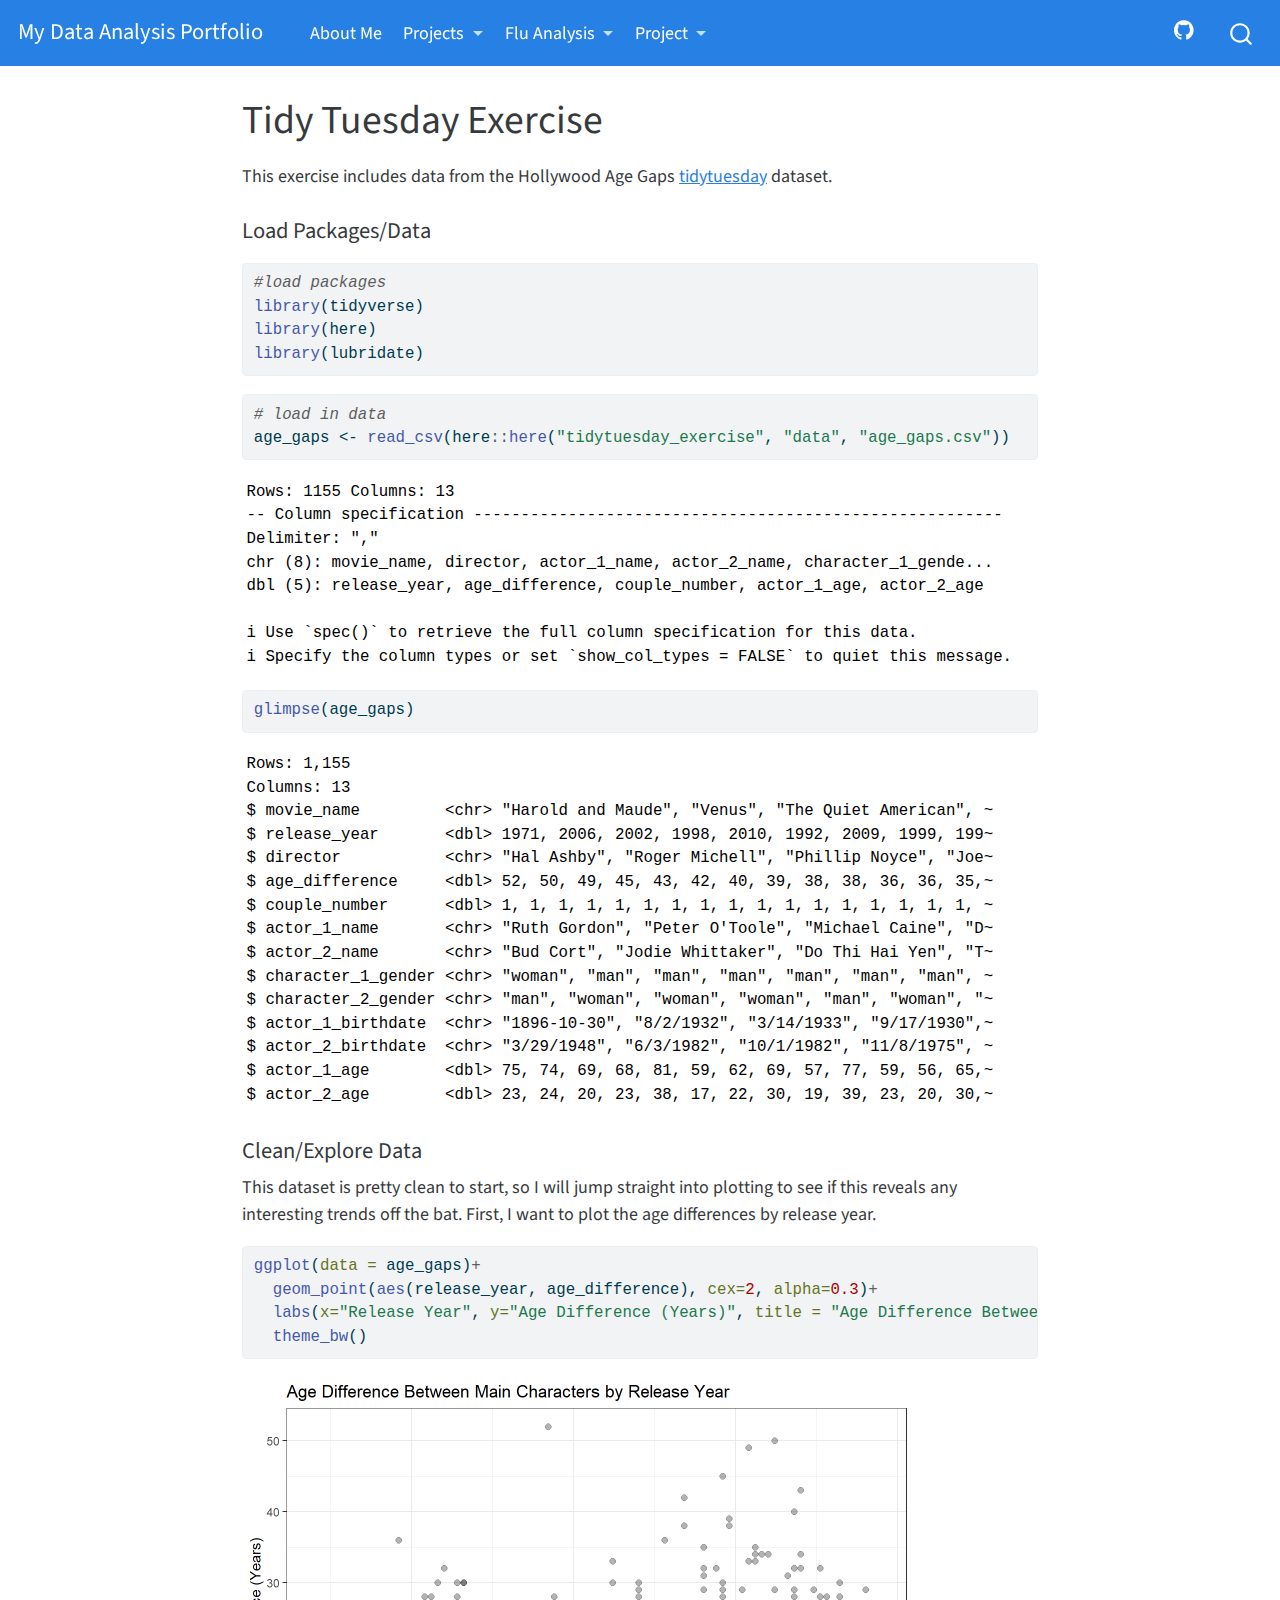
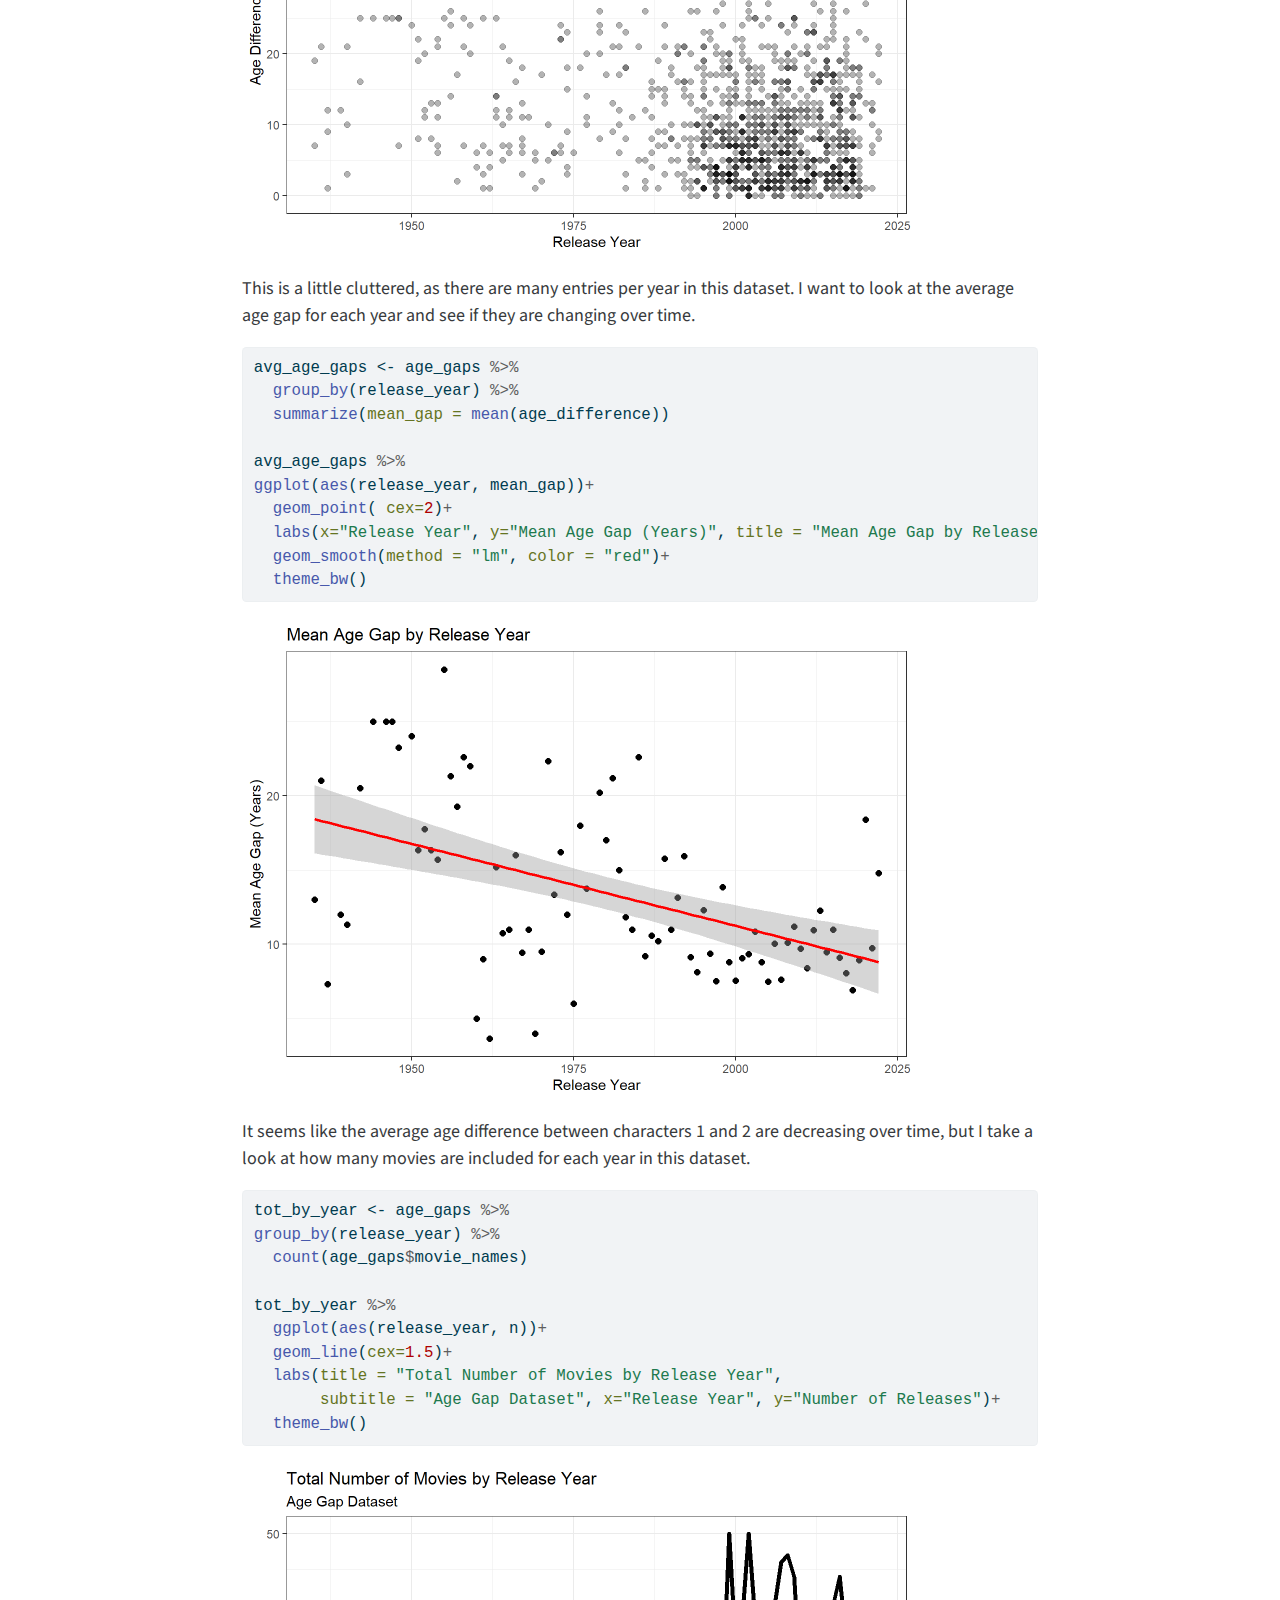
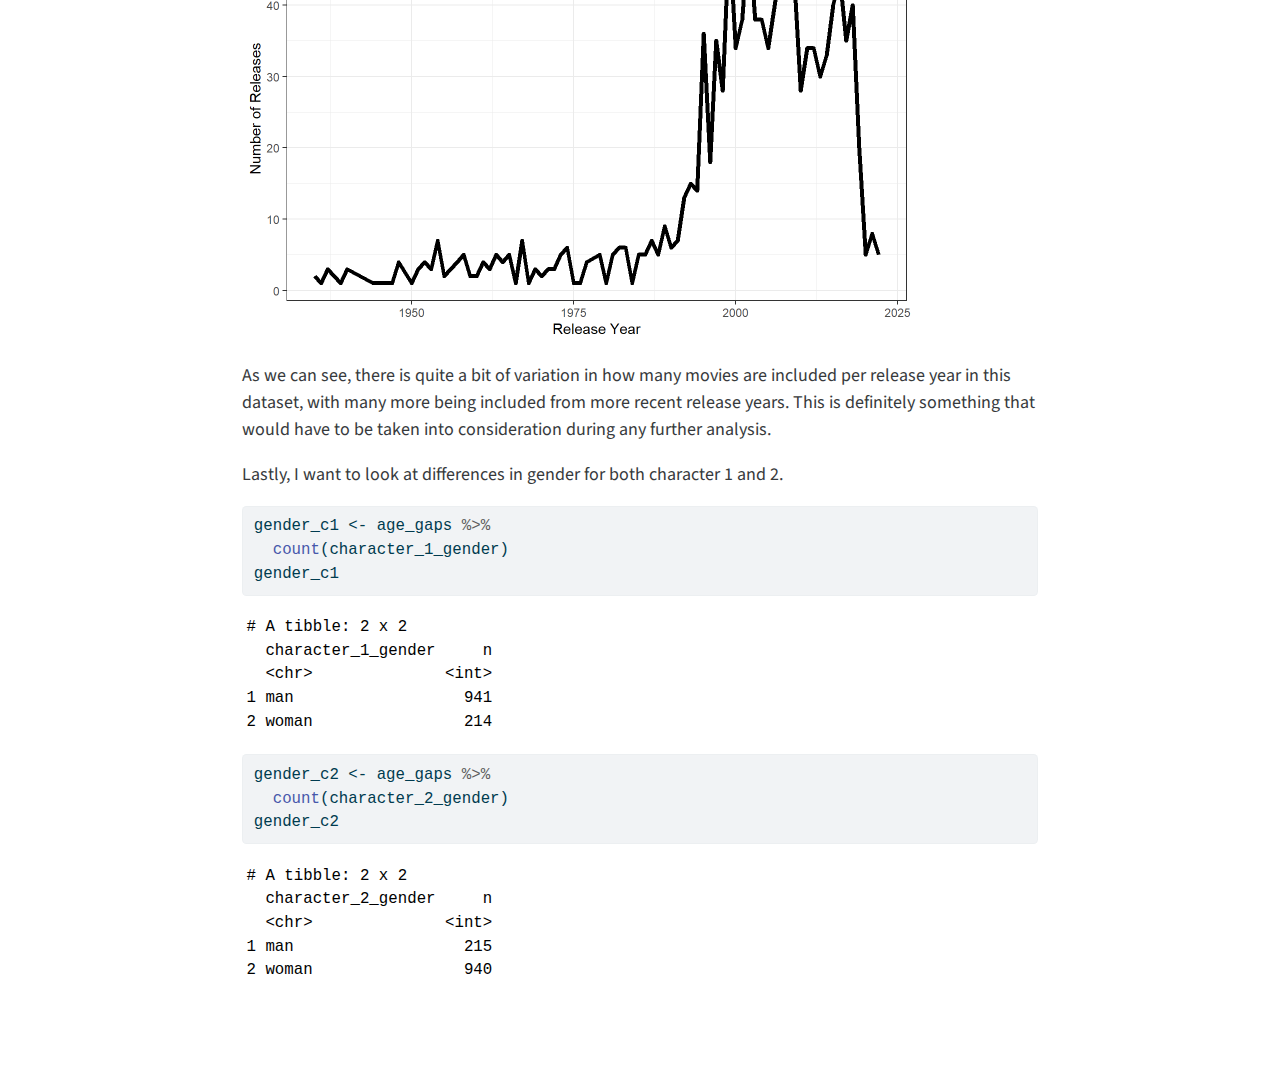
<file: docs/tidytuesday_exercise.html>
<!DOCTYPE html>
<html xmlns="http://www.w3.org/1999/xhtml" lang="en" xml:lang="en"><head>

<meta charset="utf-8">
<meta name="generator" content="quarto-1.2.313">

<meta name="viewport" content="width=device-width, initial-scale=1.0, user-scalable=yes">


<title>My Data Analysis Portfolio - Tidy Tuesday Exercise</title>
<style>
code{white-space: pre-wrap;}
span.smallcaps{font-variant: small-caps;}
div.columns{display: flex; gap: min(4vw, 1.5em);}
div.column{flex: auto; overflow-x: auto;}
div.hanging-indent{margin-left: 1.5em; text-indent: -1.5em;}
ul.task-list{list-style: none;}
ul.task-list li input[type="checkbox"] {
  width: 0.8em;
  margin: 0 0.8em 0.2em -1.6em;
  vertical-align: middle;
}
pre > code.sourceCode { white-space: pre; position: relative; }
pre > code.sourceCode > span { display: inline-block; line-height: 1.25; }
pre > code.sourceCode > span:empty { height: 1.2em; }
.sourceCode { overflow: visible; }
code.sourceCode > span { color: inherit; text-decoration: inherit; }
div.sourceCode { margin: 1em 0; }
pre.sourceCode { margin: 0; }
@media screen {
div.sourceCode { overflow: auto; }
}
@media print {
pre > code.sourceCode { white-space: pre-wrap; }
pre > code.sourceCode > span { text-indent: -5em; padding-left: 5em; }
}
pre.numberSource code
  { counter-reset: source-line 0; }
pre.numberSource code > span
  { position: relative; left: -4em; counter-increment: source-line; }
pre.numberSource code > span > a:first-child::before
  { content: counter(source-line);
    position: relative; left: -1em; text-align: right; vertical-align: baseline;
    border: none; display: inline-block;
    -webkit-touch-callout: none; -webkit-user-select: none;
    -khtml-user-select: none; -moz-user-select: none;
    -ms-user-select: none; user-select: none;
    padding: 0 4px; width: 4em;
    color: #aaaaaa;
  }
pre.numberSource { margin-left: 3em; border-left: 1px solid #aaaaaa;  padding-left: 4px; }
div.sourceCode
  {   }
@media screen {
pre > code.sourceCode > span > a:first-child::before { text-decoration: underline; }
}
code span.al { color: #ff0000; font-weight: bold; } /* Alert */
code span.an { color: #60a0b0; font-weight: bold; font-style: italic; } /* Annotation */
code span.at { color: #7d9029; } /* Attribute */
code span.bn { color: #40a070; } /* BaseN */
code span.bu { color: #008000; } /* BuiltIn */
code span.cf { color: #007020; font-weight: bold; } /* ControlFlow */
code span.ch { color: #4070a0; } /* Char */
code span.cn { color: #880000; } /* Constant */
code span.co { color: #60a0b0; font-style: italic; } /* Comment */
code span.cv { color: #60a0b0; font-weight: bold; font-style: italic; } /* CommentVar */
code span.do { color: #ba2121; font-style: italic; } /* Documentation */
code span.dt { color: #902000; } /* DataType */
code span.dv { color: #40a070; } /* DecVal */
code span.er { color: #ff0000; font-weight: bold; } /* Error */
code span.ex { } /* Extension */
code span.fl { color: #40a070; } /* Float */
code span.fu { color: #06287e; } /* Function */
code span.im { color: #008000; font-weight: bold; } /* Import */
code span.in { color: #60a0b0; font-weight: bold; font-style: italic; } /* Information */
code span.kw { color: #007020; font-weight: bold; } /* Keyword */
code span.op { color: #666666; } /* Operator */
code span.ot { color: #007020; } /* Other */
code span.pp { color: #bc7a00; } /* Preprocessor */
code span.sc { color: #4070a0; } /* SpecialChar */
code span.ss { color: #bb6688; } /* SpecialString */
code span.st { color: #4070a0; } /* String */
code span.va { color: #19177c; } /* Variable */
code span.vs { color: #4070a0; } /* VerbatimString */
code span.wa { color: #60a0b0; font-weight: bold; font-style: italic; } /* Warning */
</style>


<script src="site_libs/quarto-nav/quarto-nav.js"></script>
<script src="site_libs/quarto-nav/headroom.min.js"></script>
<script src="site_libs/clipboard/clipboard.min.js"></script>
<script src="site_libs/quarto-search/autocomplete.umd.js"></script>
<script src="site_libs/quarto-search/fuse.min.js"></script>
<script src="site_libs/quarto-search/quarto-search.js"></script>
<meta name="quarto:offset" content="./">
<script src="site_libs/quarto-html/quarto.js"></script>
<script src="site_libs/quarto-html/popper.min.js"></script>
<script src="site_libs/quarto-html/tippy.umd.min.js"></script>
<script src="site_libs/quarto-html/anchor.min.js"></script>
<link href="site_libs/quarto-html/tippy.css" rel="stylesheet">
<link href="site_libs/quarto-html/quarto-syntax-highlighting.css" rel="stylesheet" id="quarto-text-highlighting-styles">
<script src="site_libs/bootstrap/bootstrap.min.js"></script>
<link href="site_libs/bootstrap/bootstrap-icons.css" rel="stylesheet">
<link href="site_libs/bootstrap/bootstrap.min.css" rel="stylesheet" id="quarto-bootstrap" data-mode="light">
<script id="quarto-search-options" type="application/json">{
  "location": "navbar",
  "copy-button": false,
  "collapse-after": 3,
  "panel-placement": "end",
  "type": "overlay",
  "limit": 20,
  "language": {
    "search-no-results-text": "No results",
    "search-matching-documents-text": "matching documents",
    "search-copy-link-title": "Copy link to search",
    "search-hide-matches-text": "Hide additional matches",
    "search-more-match-text": "more match in this document",
    "search-more-matches-text": "more matches in this document",
    "search-clear-button-title": "Clear",
    "search-detached-cancel-button-title": "Cancel",
    "search-submit-button-title": "Submit"
  }
}</script>


<link rel="stylesheet" href="styles.css">
</head>

<body class="nav-fixed fullcontent">

<div id="quarto-search-results"></div>
  <header id="quarto-header" class="headroom fixed-top">
    <nav class="navbar navbar-expand-lg navbar-dark ">
      <div class="navbar-container container-fluid">
      <div class="navbar-brand-container">
    <a class="navbar-brand" href="./index.html">
    <span class="navbar-title">My Data Analysis Portfolio</span>
    </a>
  </div>
          <button class="navbar-toggler" type="button" data-bs-toggle="collapse" data-bs-target="#navbarCollapse" aria-controls="navbarCollapse" aria-expanded="false" aria-label="Toggle navigation" onclick="if (window.quartoToggleHeadroom) { window.quartoToggleHeadroom(); }">
  <span class="navbar-toggler-icon"></span>
</button>
          <div class="collapse navbar-collapse" id="navbarCollapse">
            <ul class="navbar-nav navbar-nav-scroll me-auto">
  <li class="nav-item">
    <a class="nav-link" href="././aboutme.html">
 <span class="menu-text">About Me</span></a>
  </li>  
  <li class="nav-item dropdown ">
    <a class="nav-link dropdown-toggle" href="#" id="nav-menu-projects" role="button" data-bs-toggle="dropdown" aria-expanded="false">
 <span class="menu-text">Projects</span>
    </a>
    <ul class="dropdown-menu" aria-labelledby="nav-menu-projects">    
        <li>
    <a class="dropdown-item" href="././coding_exercise.html">
 <span class="dropdown-text">R Coding Exercise</span></a>
  </li>  
        <li>
    <a class="dropdown-item" href="././dataanalysis_exercise/code/dataanalysis_exercise.html">
 <span class="dropdown-text">Data Analysis Exercise</span></a>
  </li>  
        <li>
    <a class="dropdown-item" href="././visualization_exercise.html">
 <span class="dropdown-text">Visualization Exercise</span></a>
  </li>  
        <li>
    <a class="dropdown-item" href="././tidytuesday_exercise.html">
 <span class="dropdown-text">Tidy Tuesday Exercise</span></a>
  </li>  
        <li>
    <a class="dropdown-item" href="././tidytuesday_exercise2.html">
 <span class="dropdown-text">Tidy Tuesday Exercise 2</span></a>
  </li>  
    </ul>
  </li>
  <li class="nav-item dropdown ">
    <a class="nav-link dropdown-toggle" href="#" id="nav-menu-flu-analysis" role="button" data-bs-toggle="dropdown" aria-expanded="false">
 <span class="menu-text">Flu Analysis</span>
    </a>
    <ul class="dropdown-menu" aria-labelledby="nav-menu-flu-analysis">    
        <li>
    <a class="dropdown-item" href="././fluanalysis/code/wrangling.html">
 <span class="dropdown-text">Wrangling</span></a>
  </li>  
        <li>
    <a class="dropdown-item" href="././fluanalysis/code/exploration.html">
 <span class="dropdown-text">Exploration</span></a>
  </li>  
        <li>
    <a class="dropdown-item" href="././fluanalysis/code/fitting.html">
 <span class="dropdown-text">Fitting</span></a>
  </li>  
        <li>
    <a class="dropdown-item" href="././fluanalysis/code/modeleval.html">
 <span class="dropdown-text">Model Evaluation</span></a>
  </li>  
        <li>
    <a class="dropdown-item" href="././fluanalysis/code/machinelearning.html">
 <span class="dropdown-text">Machine Learning</span></a>
  </li>  
    </ul>
  </li>
  <li class="nav-item dropdown ">
    <a class="nav-link dropdown-toggle" href="#" id="nav-menu-project" role="button" data-bs-toggle="dropdown" aria-expanded="false">
 <span class="menu-text">Project</span>
    </a>
    <ul class="dropdown-menu" aria-labelledby="nav-menu-project">    
        <li>
    <a class="dropdown-item" href="././Project/project.html">
 <span class="dropdown-text">Project</span></a>
  </li>  
    </ul>
  </li>
</ul>
            <ul class="navbar-nav navbar-nav-scroll ms-auto">
  <li class="nav-item compact">
    <a class="nav-link" href="https://github.com/sethlattner/sethlattner-MADA-portfolio.git"><i class="bi bi-github" role="img">
</i> 
 <span class="menu-text"></span></a>
  </li>  
</ul>
              <div id="quarto-search" class="" title="Search"></div>
          </div> <!-- /navcollapse -->
      </div> <!-- /container-fluid -->
    </nav>
</header>
<!-- content -->
<div id="quarto-content" class="quarto-container page-columns page-rows-contents page-layout-article page-navbar">
<!-- sidebar -->
<!-- margin-sidebar -->
    
<!-- main -->
<main class="content" id="quarto-document-content">

<header id="title-block-header" class="quarto-title-block default">
<div class="quarto-title">
<h1 class="title">Tidy Tuesday Exercise</h1>
</div>



<div class="quarto-title-meta">

    
  
    
  </div>
  

</header>

<p>This exercise includes data from the Hollywood Age Gaps <a href="https://github.com/rfordatascience/tidytuesday">tidytuesday</a> dataset.<br>
</p>
<section id="load-packagesdata" class="level4">
<h4 class="anchored" data-anchor-id="load-packagesdata">Load Packages/Data</h4>
<div class="cell">
<div class="sourceCode cell-code" id="cb1"><pre class="sourceCode r code-with-copy"><code class="sourceCode r"><span id="cb1-1"><a href="#cb1-1" aria-hidden="true" tabindex="-1"></a><span class="co">#load packages</span></span>
<span id="cb1-2"><a href="#cb1-2" aria-hidden="true" tabindex="-1"></a><span class="fu">library</span>(tidyverse)</span>
<span id="cb1-3"><a href="#cb1-3" aria-hidden="true" tabindex="-1"></a><span class="fu">library</span>(here)</span>
<span id="cb1-4"><a href="#cb1-4" aria-hidden="true" tabindex="-1"></a><span class="fu">library</span>(lubridate)</span></code><button title="Copy to Clipboard" class="code-copy-button"><i class="bi"></i></button></pre></div>
</div>
<div class="cell">
<div class="sourceCode cell-code" id="cb2"><pre class="sourceCode r code-with-copy"><code class="sourceCode r"><span id="cb2-1"><a href="#cb2-1" aria-hidden="true" tabindex="-1"></a><span class="co"># load in data</span></span>
<span id="cb2-2"><a href="#cb2-2" aria-hidden="true" tabindex="-1"></a>age_gaps <span class="ot">&lt;-</span> <span class="fu">read_csv</span>(here<span class="sc">::</span><span class="fu">here</span>(<span class="st">"tidytuesday_exercise"</span>, <span class="st">"data"</span>, <span class="st">"age_gaps.csv"</span>))</span></code><button title="Copy to Clipboard" class="code-copy-button"><i class="bi"></i></button></pre></div>
<div class="cell-output cell-output-stderr">
<pre><code>Rows: 1155 Columns: 13
-- Column specification --------------------------------------------------------
Delimiter: ","
chr (8): movie_name, director, actor_1_name, actor_2_name, character_1_gende...
dbl (5): release_year, age_difference, couple_number, actor_1_age, actor_2_age

i Use `spec()` to retrieve the full column specification for this data.
i Specify the column types or set `show_col_types = FALSE` to quiet this message.</code></pre>
</div>
<div class="sourceCode cell-code" id="cb4"><pre class="sourceCode r code-with-copy"><code class="sourceCode r"><span id="cb4-1"><a href="#cb4-1" aria-hidden="true" tabindex="-1"></a><span class="fu">glimpse</span>(age_gaps)</span></code><button title="Copy to Clipboard" class="code-copy-button"><i class="bi"></i></button></pre></div>
<div class="cell-output cell-output-stdout">
<pre><code>Rows: 1,155
Columns: 13
$ movie_name         &lt;chr&gt; "Harold and Maude", "Venus", "The Quiet American", ~
$ release_year       &lt;dbl&gt; 1971, 2006, 2002, 1998, 2010, 1992, 2009, 1999, 199~
$ director           &lt;chr&gt; "Hal Ashby", "Roger Michell", "Phillip Noyce", "Joe~
$ age_difference     &lt;dbl&gt; 52, 50, 49, 45, 43, 42, 40, 39, 38, 38, 36, 36, 35,~
$ couple_number      &lt;dbl&gt; 1, 1, 1, 1, 1, 1, 1, 1, 1, 1, 1, 1, 1, 1, 1, 1, 1, ~
$ actor_1_name       &lt;chr&gt; "Ruth Gordon", "Peter O'Toole", "Michael Caine", "D~
$ actor_2_name       &lt;chr&gt; "Bud Cort", "Jodie Whittaker", "Do Thi Hai Yen", "T~
$ character_1_gender &lt;chr&gt; "woman", "man", "man", "man", "man", "man", "man", ~
$ character_2_gender &lt;chr&gt; "man", "woman", "woman", "woman", "man", "woman", "~
$ actor_1_birthdate  &lt;chr&gt; "1896-10-30", "8/2/1932", "3/14/1933", "9/17/1930",~
$ actor_2_birthdate  &lt;chr&gt; "3/29/1948", "6/3/1982", "10/1/1982", "11/8/1975", ~
$ actor_1_age        &lt;dbl&gt; 75, 74, 69, 68, 81, 59, 62, 69, 57, 77, 59, 56, 65,~
$ actor_2_age        &lt;dbl&gt; 23, 24, 20, 23, 38, 17, 22, 30, 19, 39, 23, 20, 30,~</code></pre>
</div>
</div>
</section>
<section id="cleanexplore-data" class="level4">
<h4 class="anchored" data-anchor-id="cleanexplore-data">Clean/Explore Data</h4>
<p>This dataset is pretty clean to start, so I will jump straight into plotting to see if this reveals any interesting trends off the bat. First, I want to plot the age differences by release year.</p>
<div class="cell">
<div class="sourceCode cell-code" id="cb6"><pre class="sourceCode r code-with-copy"><code class="sourceCode r"><span id="cb6-1"><a href="#cb6-1" aria-hidden="true" tabindex="-1"></a><span class="fu">ggplot</span>(<span class="at">data =</span> age_gaps)<span class="sc">+</span></span>
<span id="cb6-2"><a href="#cb6-2" aria-hidden="true" tabindex="-1"></a>  <span class="fu">geom_point</span>(<span class="fu">aes</span>(release_year, age_difference), <span class="at">cex=</span><span class="dv">2</span>, <span class="at">alpha=</span><span class="fl">0.3</span>)<span class="sc">+</span></span>
<span id="cb6-3"><a href="#cb6-3" aria-hidden="true" tabindex="-1"></a>  <span class="fu">labs</span>(<span class="at">x=</span><span class="st">"Release Year"</span>, <span class="at">y=</span><span class="st">"Age Difference (Years)"</span>, <span class="at">title =</span> <span class="st">"Age Difference Between Main Characters by Release Year"</span>)<span class="sc">+</span></span>
<span id="cb6-4"><a href="#cb6-4" aria-hidden="true" tabindex="-1"></a>  <span class="fu">theme_bw</span>()</span></code><button title="Copy to Clipboard" class="code-copy-button"><i class="bi"></i></button></pre></div>
<div class="cell-output-display">
<p><img src="tidytuesday_exercise_files/figure-html/unnamed-chunk-3-1.png" class="img-fluid" width="672"></p>
</div>
</div>
<p>This is a little cluttered, as there are many entries per year in this dataset. I want to look at the average age gap for each year and see if they are changing over time.</p>
<div class="cell">
<div class="sourceCode cell-code" id="cb7"><pre class="sourceCode r code-with-copy"><code class="sourceCode r"><span id="cb7-1"><a href="#cb7-1" aria-hidden="true" tabindex="-1"></a>avg_age_gaps <span class="ot">&lt;-</span> age_gaps <span class="sc">%&gt;%</span></span>
<span id="cb7-2"><a href="#cb7-2" aria-hidden="true" tabindex="-1"></a>  <span class="fu">group_by</span>(release_year) <span class="sc">%&gt;%</span></span>
<span id="cb7-3"><a href="#cb7-3" aria-hidden="true" tabindex="-1"></a>  <span class="fu">summarize</span>(<span class="at">mean_gap =</span> <span class="fu">mean</span>(age_difference))</span>
<span id="cb7-4"><a href="#cb7-4" aria-hidden="true" tabindex="-1"></a></span>
<span id="cb7-5"><a href="#cb7-5" aria-hidden="true" tabindex="-1"></a>avg_age_gaps <span class="sc">%&gt;%</span></span>
<span id="cb7-6"><a href="#cb7-6" aria-hidden="true" tabindex="-1"></a><span class="fu">ggplot</span>(<span class="fu">aes</span>(release_year, mean_gap))<span class="sc">+</span></span>
<span id="cb7-7"><a href="#cb7-7" aria-hidden="true" tabindex="-1"></a>  <span class="fu">geom_point</span>( <span class="at">cex=</span><span class="dv">2</span>)<span class="sc">+</span></span>
<span id="cb7-8"><a href="#cb7-8" aria-hidden="true" tabindex="-1"></a>  <span class="fu">labs</span>(<span class="at">x=</span><span class="st">"Release Year"</span>, <span class="at">y=</span><span class="st">"Mean Age Gap (Years)"</span>, <span class="at">title =</span> <span class="st">"Mean Age Gap by Release Year"</span>)<span class="sc">+</span></span>
<span id="cb7-9"><a href="#cb7-9" aria-hidden="true" tabindex="-1"></a>  <span class="fu">geom_smooth</span>(<span class="at">method =</span> <span class="st">"lm"</span>, <span class="at">color =</span> <span class="st">"red"</span>)<span class="sc">+</span></span>
<span id="cb7-10"><a href="#cb7-10" aria-hidden="true" tabindex="-1"></a>  <span class="fu">theme_bw</span>()</span></code><button title="Copy to Clipboard" class="code-copy-button"><i class="bi"></i></button></pre></div>
<div class="cell-output-display">
<p><img src="tidytuesday_exercise_files/figure-html/unnamed-chunk-4-1.png" class="img-fluid" width="672"></p>
</div>
</div>
<p>It seems like the average age difference between characters 1 and 2 are decreasing over time, but I take a look at how many movies are included for each year in this dataset.</p>
<div class="cell">
<div class="sourceCode cell-code" id="cb8"><pre class="sourceCode r code-with-copy"><code class="sourceCode r"><span id="cb8-1"><a href="#cb8-1" aria-hidden="true" tabindex="-1"></a>tot_by_year <span class="ot">&lt;-</span> age_gaps <span class="sc">%&gt;%</span></span>
<span id="cb8-2"><a href="#cb8-2" aria-hidden="true" tabindex="-1"></a><span class="fu">group_by</span>(release_year) <span class="sc">%&gt;%</span></span>
<span id="cb8-3"><a href="#cb8-3" aria-hidden="true" tabindex="-1"></a>  <span class="fu">count</span>(age_gaps<span class="sc">$</span>movie_names)</span>
<span id="cb8-4"><a href="#cb8-4" aria-hidden="true" tabindex="-1"></a></span>
<span id="cb8-5"><a href="#cb8-5" aria-hidden="true" tabindex="-1"></a>tot_by_year <span class="sc">%&gt;%</span></span>
<span id="cb8-6"><a href="#cb8-6" aria-hidden="true" tabindex="-1"></a>  <span class="fu">ggplot</span>(<span class="fu">aes</span>(release_year, n))<span class="sc">+</span></span>
<span id="cb8-7"><a href="#cb8-7" aria-hidden="true" tabindex="-1"></a>  <span class="fu">geom_line</span>(<span class="at">cex=</span><span class="fl">1.5</span>)<span class="sc">+</span></span>
<span id="cb8-8"><a href="#cb8-8" aria-hidden="true" tabindex="-1"></a>  <span class="fu">labs</span>(<span class="at">title =</span> <span class="st">"Total Number of Movies by Release Year"</span>, </span>
<span id="cb8-9"><a href="#cb8-9" aria-hidden="true" tabindex="-1"></a>       <span class="at">subtitle =</span> <span class="st">"Age Gap Dataset"</span>, <span class="at">x=</span><span class="st">"Release Year"</span>, <span class="at">y=</span><span class="st">"Number of Releases"</span>)<span class="sc">+</span></span>
<span id="cb8-10"><a href="#cb8-10" aria-hidden="true" tabindex="-1"></a>  <span class="fu">theme_bw</span>()</span></code><button title="Copy to Clipboard" class="code-copy-button"><i class="bi"></i></button></pre></div>
<div class="cell-output-display">
<p><img src="tidytuesday_exercise_files/figure-html/unnamed-chunk-5-1.png" class="img-fluid" width="672"></p>
</div>
</div>
<p>As we can see, there is quite a bit of variation in how many movies are included per release year in this dataset, with many more being included from more recent release years. This is definitely something that would have to be taken into consideration during any further analysis.</p>
<p>Lastly, I want to look at differences in gender for both character 1 and 2.</p>
<div class="cell">
<div class="sourceCode cell-code" id="cb9"><pre class="sourceCode r code-with-copy"><code class="sourceCode r"><span id="cb9-1"><a href="#cb9-1" aria-hidden="true" tabindex="-1"></a>gender_c1 <span class="ot">&lt;-</span> age_gaps <span class="sc">%&gt;%</span></span>
<span id="cb9-2"><a href="#cb9-2" aria-hidden="true" tabindex="-1"></a>  <span class="fu">count</span>(character_1_gender)</span>
<span id="cb9-3"><a href="#cb9-3" aria-hidden="true" tabindex="-1"></a>gender_c1</span></code><button title="Copy to Clipboard" class="code-copy-button"><i class="bi"></i></button></pre></div>
<div class="cell-output cell-output-stdout">
<pre><code># A tibble: 2 x 2
  character_1_gender     n
  &lt;chr&gt;              &lt;int&gt;
1 man                  941
2 woman                214</code></pre>
</div>
<div class="sourceCode cell-code" id="cb11"><pre class="sourceCode r code-with-copy"><code class="sourceCode r"><span id="cb11-1"><a href="#cb11-1" aria-hidden="true" tabindex="-1"></a>gender_c2 <span class="ot">&lt;-</span> age_gaps <span class="sc">%&gt;%</span></span>
<span id="cb11-2"><a href="#cb11-2" aria-hidden="true" tabindex="-1"></a>  <span class="fu">count</span>(character_2_gender)</span>
<span id="cb11-3"><a href="#cb11-3" aria-hidden="true" tabindex="-1"></a>gender_c2</span></code><button title="Copy to Clipboard" class="code-copy-button"><i class="bi"></i></button></pre></div>
<div class="cell-output cell-output-stdout">
<pre><code># A tibble: 2 x 2
  character_2_gender     n
  &lt;chr&gt;              &lt;int&gt;
1 man                  215
2 woman                940</code></pre>
</div>
</div>


</section>

</main> <!-- /main -->
<script id="quarto-html-after-body" type="application/javascript">
window.document.addEventListener("DOMContentLoaded", function (event) {
  const toggleBodyColorMode = (bsSheetEl) => {
    const mode = bsSheetEl.getAttribute("data-mode");
    const bodyEl = window.document.querySelector("body");
    if (mode === "dark") {
      bodyEl.classList.add("quarto-dark");
      bodyEl.classList.remove("quarto-light");
    } else {
      bodyEl.classList.add("quarto-light");
      bodyEl.classList.remove("quarto-dark");
    }
  }
  const toggleBodyColorPrimary = () => {
    const bsSheetEl = window.document.querySelector("link#quarto-bootstrap");
    if (bsSheetEl) {
      toggleBodyColorMode(bsSheetEl);
    }
  }
  toggleBodyColorPrimary();  
  const icon = "";
  const anchorJS = new window.AnchorJS();
  anchorJS.options = {
    placement: 'right',
    icon: icon
  };
  anchorJS.add('.anchored');
  const clipboard = new window.ClipboardJS('.code-copy-button', {
    target: function(trigger) {
      return trigger.previousElementSibling;
    }
  });
  clipboard.on('success', function(e) {
    // button target
    const button = e.trigger;
    // don't keep focus
    button.blur();
    // flash "checked"
    button.classList.add('code-copy-button-checked');
    var currentTitle = button.getAttribute("title");
    button.setAttribute("title", "Copied!");
    let tooltip;
    if (window.bootstrap) {
      button.setAttribute("data-bs-toggle", "tooltip");
      button.setAttribute("data-bs-placement", "left");
      button.setAttribute("data-bs-title", "Copied!");
      tooltip = new bootstrap.Tooltip(button, 
        { trigger: "manual", 
          customClass: "code-copy-button-tooltip",
          offset: [0, -8]});
      tooltip.show();    
    }
    setTimeout(function() {
      if (tooltip) {
        tooltip.hide();
        button.removeAttribute("data-bs-title");
        button.removeAttribute("data-bs-toggle");
        button.removeAttribute("data-bs-placement");
      }
      button.setAttribute("title", currentTitle);
      button.classList.remove('code-copy-button-checked');
    }, 1000);
    // clear code selection
    e.clearSelection();
  });
  function tippyHover(el, contentFn) {
    const config = {
      allowHTML: true,
      content: contentFn,
      maxWidth: 500,
      delay: 100,
      arrow: false,
      appendTo: function(el) {
          return el.parentElement;
      },
      interactive: true,
      interactiveBorder: 10,
      theme: 'quarto',
      placement: 'bottom-start'
    };
    window.tippy(el, config); 
  }
  const noterefs = window.document.querySelectorAll('a[role="doc-noteref"]');
  for (var i=0; i<noterefs.length; i++) {
    const ref = noterefs[i];
    tippyHover(ref, function() {
      // use id or data attribute instead here
      let href = ref.getAttribute('data-footnote-href') || ref.getAttribute('href');
      try { href = new URL(href).hash; } catch {}
      const id = href.replace(/^#\/?/, "");
      const note = window.document.getElementById(id);
      return note.innerHTML;
    });
  }
  const findCites = (el) => {
    const parentEl = el.parentElement;
    if (parentEl) {
      const cites = parentEl.dataset.cites;
      if (cites) {
        return {
          el,
          cites: cites.split(' ')
        };
      } else {
        return findCites(el.parentElement)
      }
    } else {
      return undefined;
    }
  };
  var bibliorefs = window.document.querySelectorAll('a[role="doc-biblioref"]');
  for (var i=0; i<bibliorefs.length; i++) {
    const ref = bibliorefs[i];
    const citeInfo = findCites(ref);
    if (citeInfo) {
      tippyHover(citeInfo.el, function() {
        var popup = window.document.createElement('div');
        citeInfo.cites.forEach(function(cite) {
          var citeDiv = window.document.createElement('div');
          citeDiv.classList.add('hanging-indent');
          citeDiv.classList.add('csl-entry');
          var biblioDiv = window.document.getElementById('ref-' + cite);
          if (biblioDiv) {
            citeDiv.innerHTML = biblioDiv.innerHTML;
          }
          popup.appendChild(citeDiv);
        });
        return popup.innerHTML;
      });
    }
  }
});
</script>
</div> <!-- /content -->



</body></html>
</file>
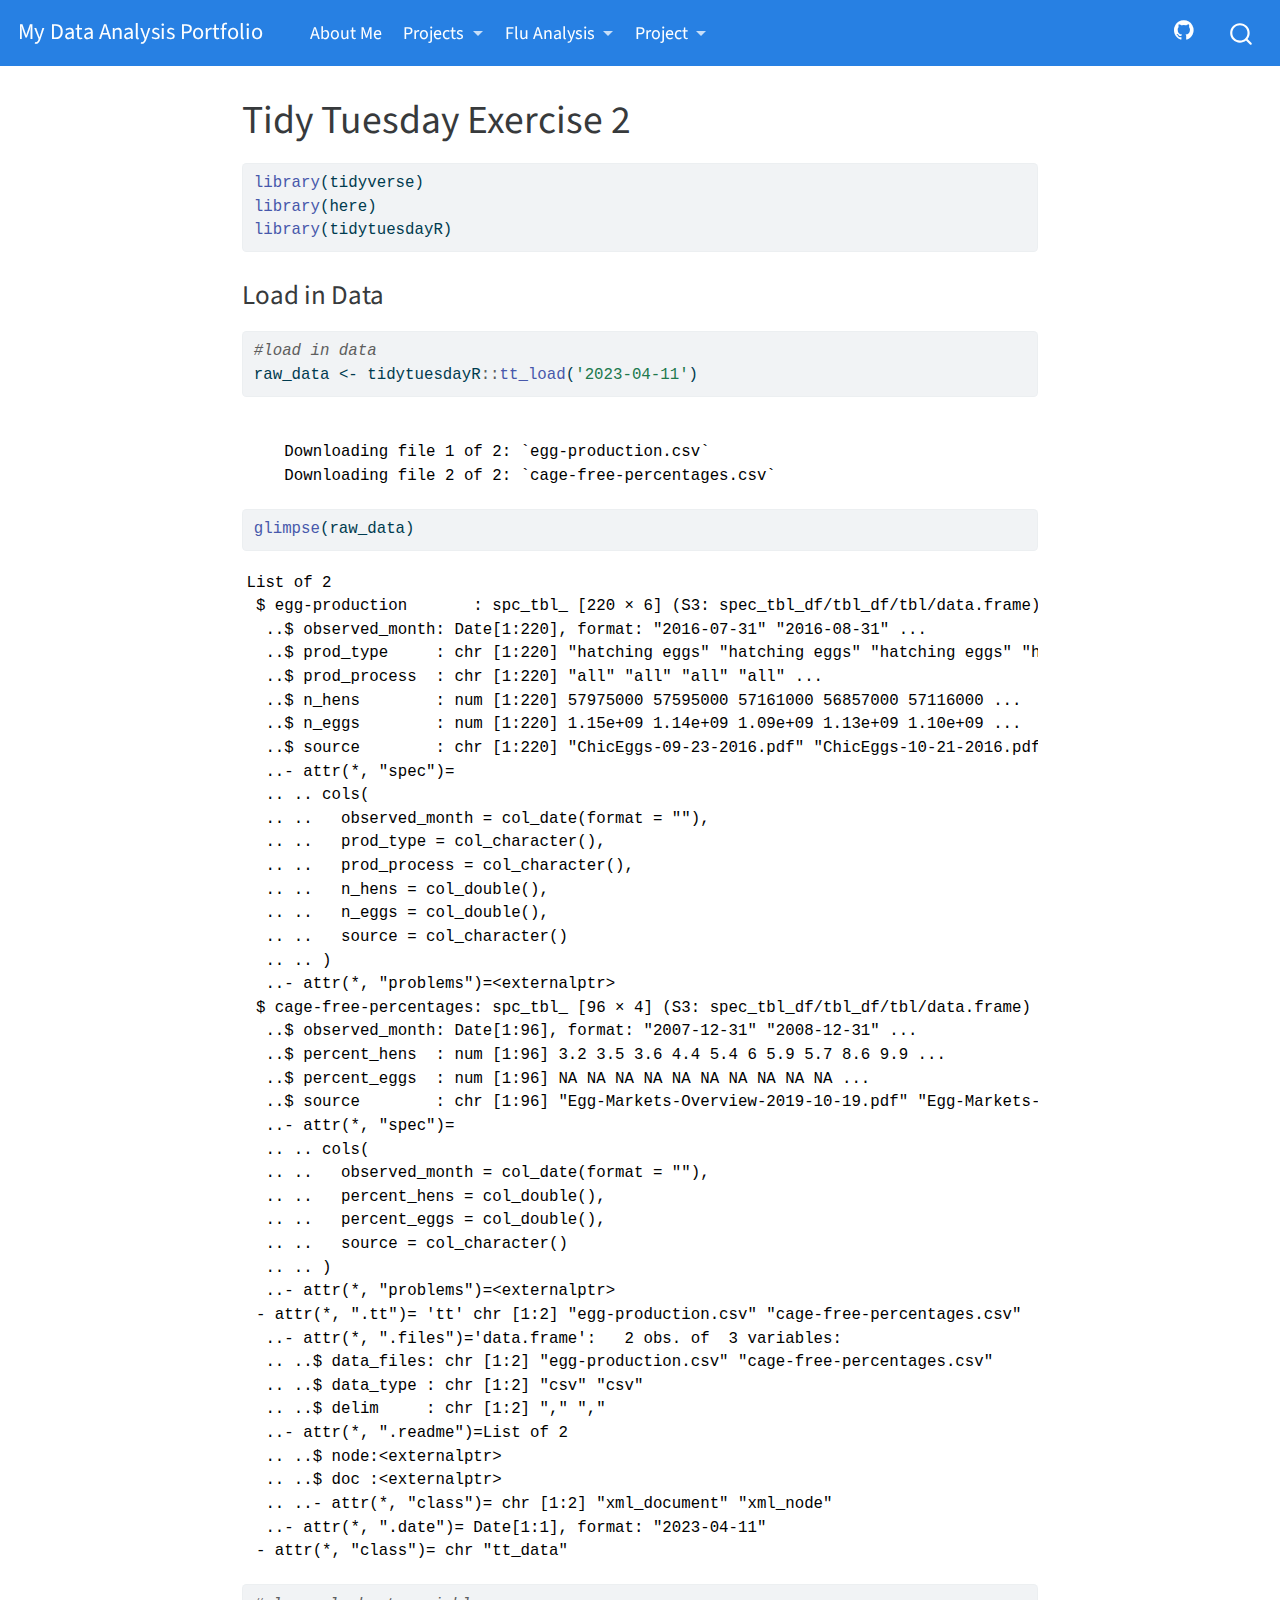
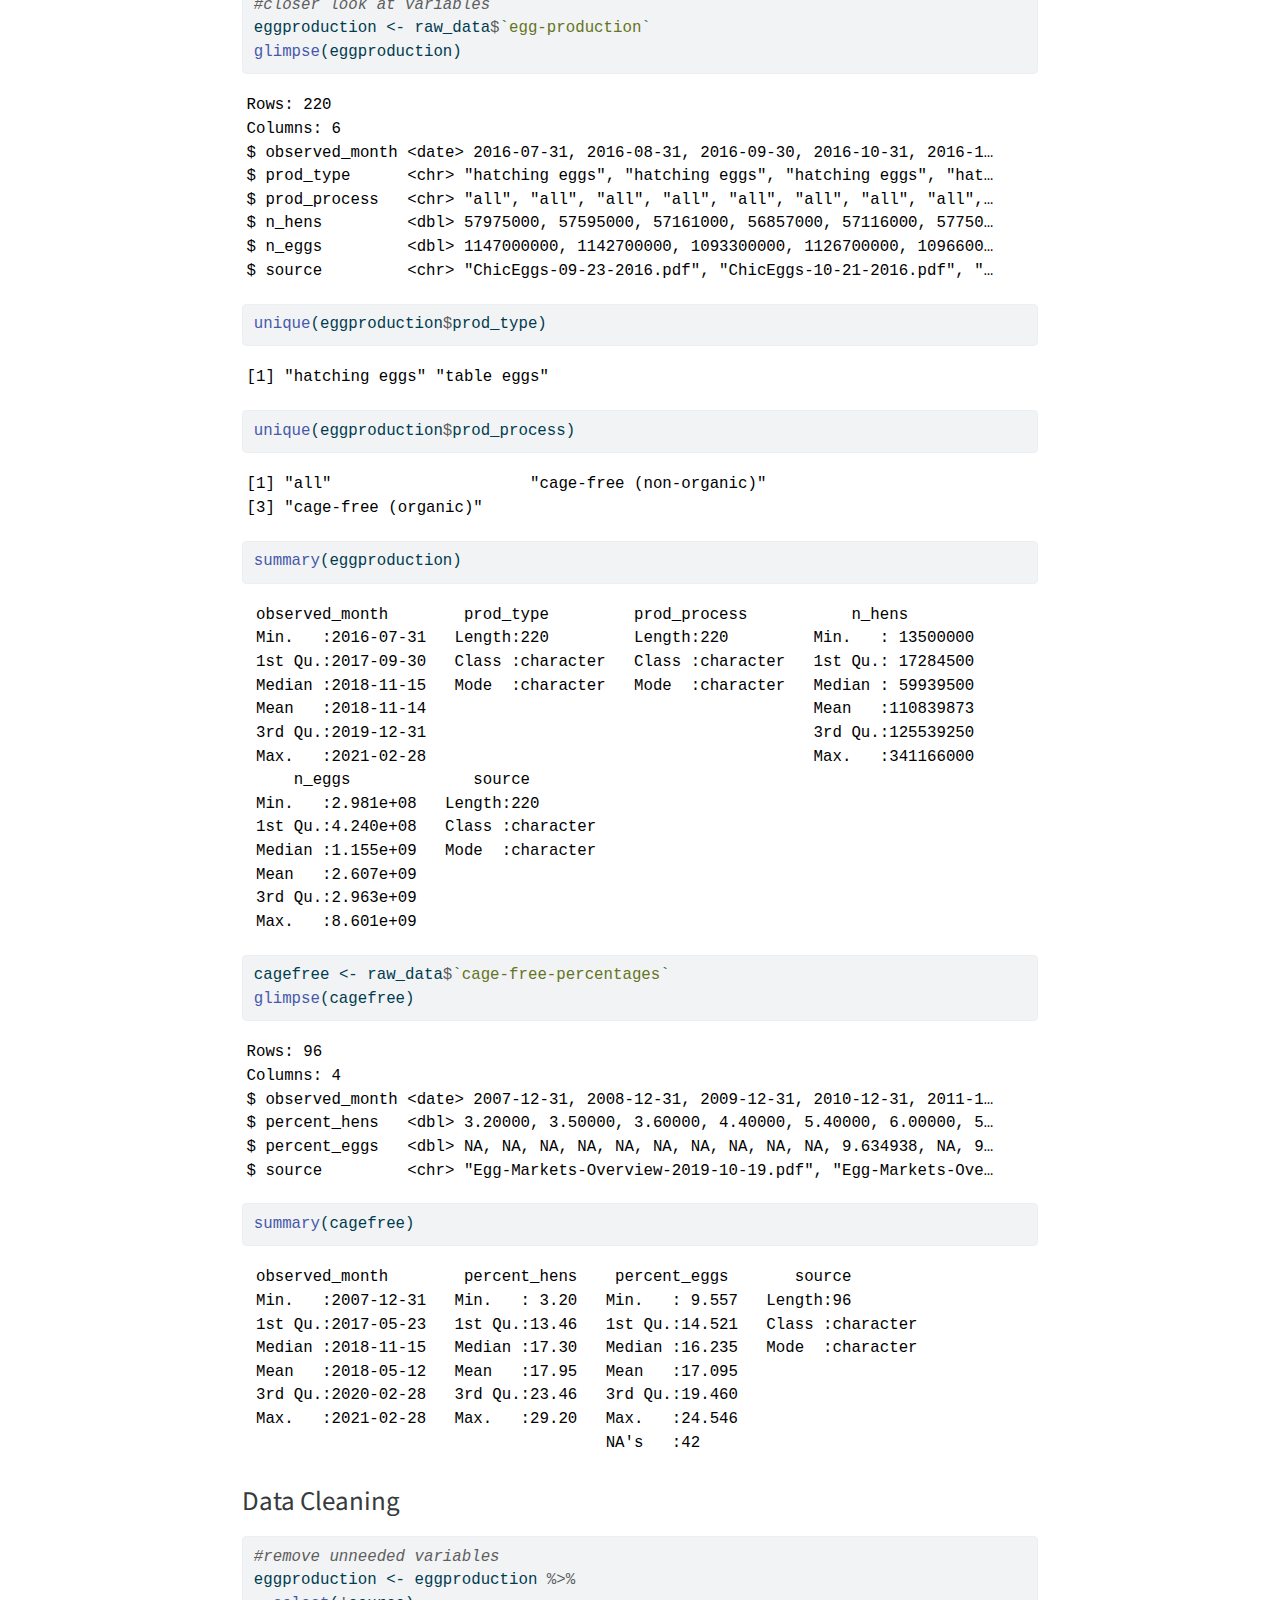
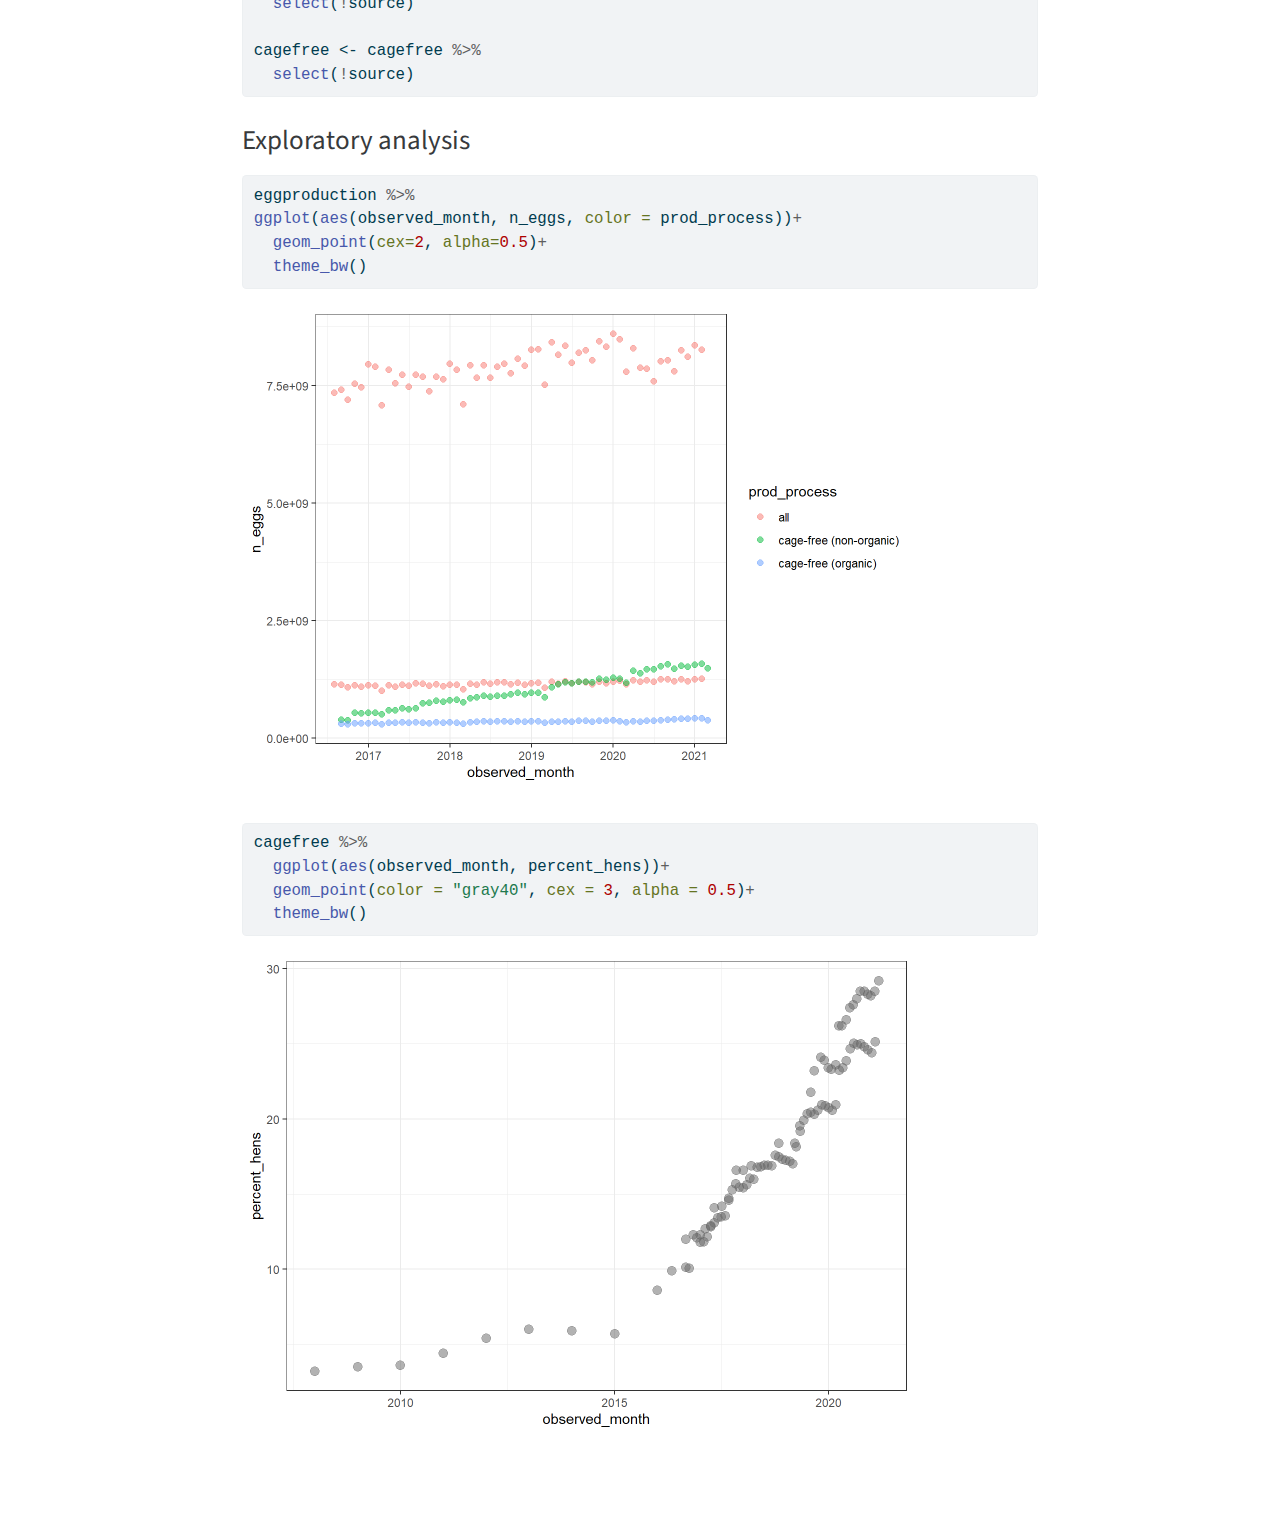
<file: docs/tidytuesday_exercise2.html>
<!DOCTYPE html>
<html xmlns="http://www.w3.org/1999/xhtml" lang="en" xml:lang="en"><head>

<meta charset="utf-8">
<meta name="generator" content="quarto-1.2.313">

<meta name="viewport" content="width=device-width, initial-scale=1.0, user-scalable=yes">


<title>My Data Analysis Portfolio - Tidy Tuesday Exercise 2</title>
<style>
code{white-space: pre-wrap;}
span.smallcaps{font-variant: small-caps;}
div.columns{display: flex; gap: min(4vw, 1.5em);}
div.column{flex: auto; overflow-x: auto;}
div.hanging-indent{margin-left: 1.5em; text-indent: -1.5em;}
ul.task-list{list-style: none;}
ul.task-list li input[type="checkbox"] {
  width: 0.8em;
  margin: 0 0.8em 0.2em -1.6em;
  vertical-align: middle;
}
pre > code.sourceCode { white-space: pre; position: relative; }
pre > code.sourceCode > span { display: inline-block; line-height: 1.25; }
pre > code.sourceCode > span:empty { height: 1.2em; }
.sourceCode { overflow: visible; }
code.sourceCode > span { color: inherit; text-decoration: inherit; }
div.sourceCode { margin: 1em 0; }
pre.sourceCode { margin: 0; }
@media screen {
div.sourceCode { overflow: auto; }
}
@media print {
pre > code.sourceCode { white-space: pre-wrap; }
pre > code.sourceCode > span { text-indent: -5em; padding-left: 5em; }
}
pre.numberSource code
  { counter-reset: source-line 0; }
pre.numberSource code > span
  { position: relative; left: -4em; counter-increment: source-line; }
pre.numberSource code > span > a:first-child::before
  { content: counter(source-line);
    position: relative; left: -1em; text-align: right; vertical-align: baseline;
    border: none; display: inline-block;
    -webkit-touch-callout: none; -webkit-user-select: none;
    -khtml-user-select: none; -moz-user-select: none;
    -ms-user-select: none; user-select: none;
    padding: 0 4px; width: 4em;
    color: #aaaaaa;
  }
pre.numberSource { margin-left: 3em; border-left: 1px solid #aaaaaa;  padding-left: 4px; }
div.sourceCode
  {   }
@media screen {
pre > code.sourceCode > span > a:first-child::before { text-decoration: underline; }
}
code span.al { color: #ff0000; font-weight: bold; } /* Alert */
code span.an { color: #60a0b0; font-weight: bold; font-style: italic; } /* Annotation */
code span.at { color: #7d9029; } /* Attribute */
code span.bn { color: #40a070; } /* BaseN */
code span.bu { color: #008000; } /* BuiltIn */
code span.cf { color: #007020; font-weight: bold; } /* ControlFlow */
code span.ch { color: #4070a0; } /* Char */
code span.cn { color: #880000; } /* Constant */
code span.co { color: #60a0b0; font-style: italic; } /* Comment */
code span.cv { color: #60a0b0; font-weight: bold; font-style: italic; } /* CommentVar */
code span.do { color: #ba2121; font-style: italic; } /* Documentation */
code span.dt { color: #902000; } /* DataType */
code span.dv { color: #40a070; } /* DecVal */
code span.er { color: #ff0000; font-weight: bold; } /* Error */
code span.ex { } /* Extension */
code span.fl { color: #40a070; } /* Float */
code span.fu { color: #06287e; } /* Function */
code span.im { color: #008000; font-weight: bold; } /* Import */
code span.in { color: #60a0b0; font-weight: bold; font-style: italic; } /* Information */
code span.kw { color: #007020; font-weight: bold; } /* Keyword */
code span.op { color: #666666; } /* Operator */
code span.ot { color: #007020; } /* Other */
code span.pp { color: #bc7a00; } /* Preprocessor */
code span.sc { color: #4070a0; } /* SpecialChar */
code span.ss { color: #bb6688; } /* SpecialString */
code span.st { color: #4070a0; } /* String */
code span.va { color: #19177c; } /* Variable */
code span.vs { color: #4070a0; } /* VerbatimString */
code span.wa { color: #60a0b0; font-weight: bold; font-style: italic; } /* Warning */
</style>


<script src="site_libs/quarto-nav/quarto-nav.js"></script>
<script src="site_libs/quarto-nav/headroom.min.js"></script>
<script src="site_libs/clipboard/clipboard.min.js"></script>
<script src="site_libs/quarto-search/autocomplete.umd.js"></script>
<script src="site_libs/quarto-search/fuse.min.js"></script>
<script src="site_libs/quarto-search/quarto-search.js"></script>
<meta name="quarto:offset" content="./">
<script src="site_libs/quarto-html/quarto.js"></script>
<script src="site_libs/quarto-html/popper.min.js"></script>
<script src="site_libs/quarto-html/tippy.umd.min.js"></script>
<script src="site_libs/quarto-html/anchor.min.js"></script>
<link href="site_libs/quarto-html/tippy.css" rel="stylesheet">
<link href="site_libs/quarto-html/quarto-syntax-highlighting.css" rel="stylesheet" id="quarto-text-highlighting-styles">
<script src="site_libs/bootstrap/bootstrap.min.js"></script>
<link href="site_libs/bootstrap/bootstrap-icons.css" rel="stylesheet">
<link href="site_libs/bootstrap/bootstrap.min.css" rel="stylesheet" id="quarto-bootstrap" data-mode="light">
<script id="quarto-search-options" type="application/json">{
  "location": "navbar",
  "copy-button": false,
  "collapse-after": 3,
  "panel-placement": "end",
  "type": "overlay",
  "limit": 20,
  "language": {
    "search-no-results-text": "No results",
    "search-matching-documents-text": "matching documents",
    "search-copy-link-title": "Copy link to search",
    "search-hide-matches-text": "Hide additional matches",
    "search-more-match-text": "more match in this document",
    "search-more-matches-text": "more matches in this document",
    "search-clear-button-title": "Clear",
    "search-detached-cancel-button-title": "Cancel",
    "search-submit-button-title": "Submit"
  }
}</script>


<link rel="stylesheet" href="styles.css">
</head>

<body class="nav-fixed fullcontent">

<div id="quarto-search-results"></div>
  <header id="quarto-header" class="headroom fixed-top">
    <nav class="navbar navbar-expand-lg navbar-dark ">
      <div class="navbar-container container-fluid">
      <div class="navbar-brand-container">
    <a class="navbar-brand" href="./index.html">
    <span class="navbar-title">My Data Analysis Portfolio</span>
    </a>
  </div>
          <button class="navbar-toggler" type="button" data-bs-toggle="collapse" data-bs-target="#navbarCollapse" aria-controls="navbarCollapse" aria-expanded="false" aria-label="Toggle navigation" onclick="if (window.quartoToggleHeadroom) { window.quartoToggleHeadroom(); }">
  <span class="navbar-toggler-icon"></span>
</button>
          <div class="collapse navbar-collapse" id="navbarCollapse">
            <ul class="navbar-nav navbar-nav-scroll me-auto">
  <li class="nav-item">
    <a class="nav-link" href="././aboutme.html">
 <span class="menu-text">About Me</span></a>
  </li>  
  <li class="nav-item dropdown ">
    <a class="nav-link dropdown-toggle" href="#" id="nav-menu-projects" role="button" data-bs-toggle="dropdown" aria-expanded="false">
 <span class="menu-text">Projects</span>
    </a>
    <ul class="dropdown-menu" aria-labelledby="nav-menu-projects">    
        <li>
    <a class="dropdown-item" href="././coding_exercise.html">
 <span class="dropdown-text">R Coding Exercise</span></a>
  </li>  
        <li>
    <a class="dropdown-item" href="././dataanalysis_exercise/code/dataanalysis_exercise.html">
 <span class="dropdown-text">Data Analysis Exercise</span></a>
  </li>  
        <li>
    <a class="dropdown-item" href="././visualization_exercise.html">
 <span class="dropdown-text">Visualization Exercise</span></a>
  </li>  
        <li>
    <a class="dropdown-item" href="././tidytuesday_exercise.html">
 <span class="dropdown-text">Tidy Tuesday Exercise</span></a>
  </li>  
        <li>
    <a class="dropdown-item" href="././tidytuesday_exercise2.html">
 <span class="dropdown-text">Tidy Tuesday Exercise 2</span></a>
  </li>  
    </ul>
  </li>
  <li class="nav-item dropdown ">
    <a class="nav-link dropdown-toggle" href="#" id="nav-menu-flu-analysis" role="button" data-bs-toggle="dropdown" aria-expanded="false">
 <span class="menu-text">Flu Analysis</span>
    </a>
    <ul class="dropdown-menu" aria-labelledby="nav-menu-flu-analysis">    
        <li>
    <a class="dropdown-item" href="././fluanalysis/code/wrangling.html">
 <span class="dropdown-text">Wrangling</span></a>
  </li>  
        <li>
    <a class="dropdown-item" href="././fluanalysis/code/exploration.html">
 <span class="dropdown-text">Exploration</span></a>
  </li>  
        <li>
    <a class="dropdown-item" href="././fluanalysis/code/fitting.html">
 <span class="dropdown-text">Fitting</span></a>
  </li>  
        <li>
    <a class="dropdown-item" href="././fluanalysis/code/modeleval.html">
 <span class="dropdown-text">Model Evaluation</span></a>
  </li>  
        <li>
    <a class="dropdown-item" href="././fluanalysis/code/machinelearning.html">
 <span class="dropdown-text">Machine Learning</span></a>
  </li>  
    </ul>
  </li>
  <li class="nav-item dropdown ">
    <a class="nav-link dropdown-toggle" href="#" id="nav-menu-project" role="button" data-bs-toggle="dropdown" aria-expanded="false">
 <span class="menu-text">Project</span>
    </a>
    <ul class="dropdown-menu" aria-labelledby="nav-menu-project">    
        <li>
    <a class="dropdown-item" href="././Project/project.html">
 <span class="dropdown-text">Project</span></a>
  </li>  
    </ul>
  </li>
</ul>
            <ul class="navbar-nav navbar-nav-scroll ms-auto">
  <li class="nav-item compact">
    <a class="nav-link" href="https://github.com/sethlattner/sethlattner-MADA-portfolio.git"><i class="bi bi-github" role="img">
</i> 
 <span class="menu-text"></span></a>
  </li>  
</ul>
              <div id="quarto-search" class="" title="Search"></div>
          </div> <!-- /navcollapse -->
      </div> <!-- /container-fluid -->
    </nav>
</header>
<!-- content -->
<div id="quarto-content" class="quarto-container page-columns page-rows-contents page-layout-article page-navbar">
<!-- sidebar -->
<!-- margin-sidebar -->
    
<!-- main -->
<main class="content" id="quarto-document-content">

<header id="title-block-header" class="quarto-title-block default">
<div class="quarto-title">
<h1 class="title">Tidy Tuesday Exercise 2</h1>
</div>



<div class="quarto-title-meta">

    
  
    
  </div>
  

</header>

<div class="cell">
<div class="sourceCode cell-code" id="cb1"><pre class="sourceCode r code-with-copy"><code class="sourceCode r"><span id="cb1-1"><a href="#cb1-1" aria-hidden="true" tabindex="-1"></a><span class="fu">library</span>(tidyverse)</span>
<span id="cb1-2"><a href="#cb1-2" aria-hidden="true" tabindex="-1"></a><span class="fu">library</span>(here)</span>
<span id="cb1-3"><a href="#cb1-3" aria-hidden="true" tabindex="-1"></a><span class="fu">library</span>(tidytuesdayR)</span></code><button title="Copy to Clipboard" class="code-copy-button"><i class="bi"></i></button></pre></div>
</div>
<section id="load-in-data" class="level3">
<h3 class="anchored" data-anchor-id="load-in-data">Load in Data</h3>
<div class="cell">
<div class="sourceCode cell-code" id="cb2"><pre class="sourceCode r code-with-copy"><code class="sourceCode r"><span id="cb2-1"><a href="#cb2-1" aria-hidden="true" tabindex="-1"></a><span class="co">#load in data</span></span>
<span id="cb2-2"><a href="#cb2-2" aria-hidden="true" tabindex="-1"></a>raw_data <span class="ot">&lt;-</span> tidytuesdayR<span class="sc">::</span><span class="fu">tt_load</span>(<span class="st">'2023-04-11'</span>)</span></code><button title="Copy to Clipboard" class="code-copy-button"><i class="bi"></i></button></pre></div>
<div class="cell-output cell-output-stdout">
<pre><code>
    Downloading file 1 of 2: `egg-production.csv`
    Downloading file 2 of 2: `cage-free-percentages.csv`</code></pre>
</div>
<div class="sourceCode cell-code" id="cb4"><pre class="sourceCode r code-with-copy"><code class="sourceCode r"><span id="cb4-1"><a href="#cb4-1" aria-hidden="true" tabindex="-1"></a><span class="fu">glimpse</span>(raw_data)</span></code><button title="Copy to Clipboard" class="code-copy-button"><i class="bi"></i></button></pre></div>
<div class="cell-output cell-output-stdout">
<pre><code>List of 2
 $ egg-production       : spc_tbl_ [220 × 6] (S3: spec_tbl_df/tbl_df/tbl/data.frame)
  ..$ observed_month: Date[1:220], format: "2016-07-31" "2016-08-31" ...
  ..$ prod_type     : chr [1:220] "hatching eggs" "hatching eggs" "hatching eggs" "hatching eggs" ...
  ..$ prod_process  : chr [1:220] "all" "all" "all" "all" ...
  ..$ n_hens        : num [1:220] 57975000 57595000 57161000 56857000 57116000 ...
  ..$ n_eggs        : num [1:220] 1.15e+09 1.14e+09 1.09e+09 1.13e+09 1.10e+09 ...
  ..$ source        : chr [1:220] "ChicEggs-09-23-2016.pdf" "ChicEggs-10-21-2016.pdf" "ChicEggs-11-22-2016.pdf" "ChicEggs-12-23-2016.pdf" ...
  ..- attr(*, "spec")=
  .. .. cols(
  .. ..   observed_month = col_date(format = ""),
  .. ..   prod_type = col_character(),
  .. ..   prod_process = col_character(),
  .. ..   n_hens = col_double(),
  .. ..   n_eggs = col_double(),
  .. ..   source = col_character()
  .. .. )
  ..- attr(*, "problems")=&lt;externalptr&gt; 
 $ cage-free-percentages: spc_tbl_ [96 × 4] (S3: spec_tbl_df/tbl_df/tbl/data.frame)
  ..$ observed_month: Date[1:96], format: "2007-12-31" "2008-12-31" ...
  ..$ percent_hens  : num [1:96] 3.2 3.5 3.6 4.4 5.4 6 5.9 5.7 8.6 9.9 ...
  ..$ percent_eggs  : num [1:96] NA NA NA NA NA NA NA NA NA NA ...
  ..$ source        : chr [1:96] "Egg-Markets-Overview-2019-10-19.pdf" "Egg-Markets-Overview-2019-10-19.pdf" "Egg-Markets-Overview-2019-10-19.pdf" "Egg-Markets-Overview-2019-10-19.pdf" ...
  ..- attr(*, "spec")=
  .. .. cols(
  .. ..   observed_month = col_date(format = ""),
  .. ..   percent_hens = col_double(),
  .. ..   percent_eggs = col_double(),
  .. ..   source = col_character()
  .. .. )
  ..- attr(*, "problems")=&lt;externalptr&gt; 
 - attr(*, ".tt")= 'tt' chr [1:2] "egg-production.csv" "cage-free-percentages.csv"
  ..- attr(*, ".files")='data.frame':   2 obs. of  3 variables:
  .. ..$ data_files: chr [1:2] "egg-production.csv" "cage-free-percentages.csv"
  .. ..$ data_type : chr [1:2] "csv" "csv"
  .. ..$ delim     : chr [1:2] "," ","
  ..- attr(*, ".readme")=List of 2
  .. ..$ node:&lt;externalptr&gt; 
  .. ..$ doc :&lt;externalptr&gt; 
  .. ..- attr(*, "class")= chr [1:2] "xml_document" "xml_node"
  ..- attr(*, ".date")= Date[1:1], format: "2023-04-11"
 - attr(*, "class")= chr "tt_data"</code></pre>
</div>
</div>
<div class="cell">
<div class="sourceCode cell-code" id="cb6"><pre class="sourceCode r code-with-copy"><code class="sourceCode r"><span id="cb6-1"><a href="#cb6-1" aria-hidden="true" tabindex="-1"></a><span class="co">#closer look at variables</span></span>
<span id="cb6-2"><a href="#cb6-2" aria-hidden="true" tabindex="-1"></a>eggproduction <span class="ot">&lt;-</span> raw_data<span class="sc">$</span><span class="st">`</span><span class="at">egg-production</span><span class="st">`</span></span>
<span id="cb6-3"><a href="#cb6-3" aria-hidden="true" tabindex="-1"></a><span class="fu">glimpse</span>(eggproduction)</span></code><button title="Copy to Clipboard" class="code-copy-button"><i class="bi"></i></button></pre></div>
<div class="cell-output cell-output-stdout">
<pre><code>Rows: 220
Columns: 6
$ observed_month &lt;date&gt; 2016-07-31, 2016-08-31, 2016-09-30, 2016-10-31, 2016-1…
$ prod_type      &lt;chr&gt; "hatching eggs", "hatching eggs", "hatching eggs", "hat…
$ prod_process   &lt;chr&gt; "all", "all", "all", "all", "all", "all", "all", "all",…
$ n_hens         &lt;dbl&gt; 57975000, 57595000, 57161000, 56857000, 57116000, 57750…
$ n_eggs         &lt;dbl&gt; 1147000000, 1142700000, 1093300000, 1126700000, 1096600…
$ source         &lt;chr&gt; "ChicEggs-09-23-2016.pdf", "ChicEggs-10-21-2016.pdf", "…</code></pre>
</div>
<div class="sourceCode cell-code" id="cb8"><pre class="sourceCode r code-with-copy"><code class="sourceCode r"><span id="cb8-1"><a href="#cb8-1" aria-hidden="true" tabindex="-1"></a><span class="fu">unique</span>(eggproduction<span class="sc">$</span>prod_type)</span></code><button title="Copy to Clipboard" class="code-copy-button"><i class="bi"></i></button></pre></div>
<div class="cell-output cell-output-stdout">
<pre><code>[1] "hatching eggs" "table eggs"   </code></pre>
</div>
<div class="sourceCode cell-code" id="cb10"><pre class="sourceCode r code-with-copy"><code class="sourceCode r"><span id="cb10-1"><a href="#cb10-1" aria-hidden="true" tabindex="-1"></a><span class="fu">unique</span>(eggproduction<span class="sc">$</span>prod_process)</span></code><button title="Copy to Clipboard" class="code-copy-button"><i class="bi"></i></button></pre></div>
<div class="cell-output cell-output-stdout">
<pre><code>[1] "all"                     "cage-free (non-organic)"
[3] "cage-free (organic)"    </code></pre>
</div>
<div class="sourceCode cell-code" id="cb12"><pre class="sourceCode r code-with-copy"><code class="sourceCode r"><span id="cb12-1"><a href="#cb12-1" aria-hidden="true" tabindex="-1"></a><span class="fu">summary</span>(eggproduction)</span></code><button title="Copy to Clipboard" class="code-copy-button"><i class="bi"></i></button></pre></div>
<div class="cell-output cell-output-stdout">
<pre><code> observed_month        prod_type         prod_process           n_hens         
 Min.   :2016-07-31   Length:220         Length:220         Min.   : 13500000  
 1st Qu.:2017-09-30   Class :character   Class :character   1st Qu.: 17284500  
 Median :2018-11-15   Mode  :character   Mode  :character   Median : 59939500  
 Mean   :2018-11-14                                         Mean   :110839873  
 3rd Qu.:2019-12-31                                         3rd Qu.:125539250  
 Max.   :2021-02-28                                         Max.   :341166000  
     n_eggs             source         
 Min.   :2.981e+08   Length:220        
 1st Qu.:4.240e+08   Class :character  
 Median :1.155e+09   Mode  :character  
 Mean   :2.607e+09                     
 3rd Qu.:2.963e+09                     
 Max.   :8.601e+09                     </code></pre>
</div>
<div class="sourceCode cell-code" id="cb14"><pre class="sourceCode r code-with-copy"><code class="sourceCode r"><span id="cb14-1"><a href="#cb14-1" aria-hidden="true" tabindex="-1"></a>cagefree <span class="ot">&lt;-</span> raw_data<span class="sc">$</span><span class="st">`</span><span class="at">cage-free-percentages</span><span class="st">`</span></span>
<span id="cb14-2"><a href="#cb14-2" aria-hidden="true" tabindex="-1"></a><span class="fu">glimpse</span>(cagefree)</span></code><button title="Copy to Clipboard" class="code-copy-button"><i class="bi"></i></button></pre></div>
<div class="cell-output cell-output-stdout">
<pre><code>Rows: 96
Columns: 4
$ observed_month &lt;date&gt; 2007-12-31, 2008-12-31, 2009-12-31, 2010-12-31, 2011-1…
$ percent_hens   &lt;dbl&gt; 3.20000, 3.50000, 3.60000, 4.40000, 5.40000, 6.00000, 5…
$ percent_eggs   &lt;dbl&gt; NA, NA, NA, NA, NA, NA, NA, NA, NA, NA, 9.634938, NA, 9…
$ source         &lt;chr&gt; "Egg-Markets-Overview-2019-10-19.pdf", "Egg-Markets-Ove…</code></pre>
</div>
<div class="sourceCode cell-code" id="cb16"><pre class="sourceCode r code-with-copy"><code class="sourceCode r"><span id="cb16-1"><a href="#cb16-1" aria-hidden="true" tabindex="-1"></a><span class="fu">summary</span>(cagefree)</span></code><button title="Copy to Clipboard" class="code-copy-button"><i class="bi"></i></button></pre></div>
<div class="cell-output cell-output-stdout">
<pre><code> observed_month        percent_hens    percent_eggs       source         
 Min.   :2007-12-31   Min.   : 3.20   Min.   : 9.557   Length:96         
 1st Qu.:2017-05-23   1st Qu.:13.46   1st Qu.:14.521   Class :character  
 Median :2018-11-15   Median :17.30   Median :16.235   Mode  :character  
 Mean   :2018-05-12   Mean   :17.95   Mean   :17.095                     
 3rd Qu.:2020-02-28   3rd Qu.:23.46   3rd Qu.:19.460                     
 Max.   :2021-02-28   Max.   :29.20   Max.   :24.546                     
                                      NA's   :42                         </code></pre>
</div>
</div>
</section>
<section id="data-cleaning" class="level3">
<h3 class="anchored" data-anchor-id="data-cleaning">Data Cleaning</h3>
<div class="cell">
<div class="sourceCode cell-code" id="cb18"><pre class="sourceCode r code-with-copy"><code class="sourceCode r"><span id="cb18-1"><a href="#cb18-1" aria-hidden="true" tabindex="-1"></a><span class="co">#remove unneeded variables</span></span>
<span id="cb18-2"><a href="#cb18-2" aria-hidden="true" tabindex="-1"></a>eggproduction <span class="ot">&lt;-</span> eggproduction <span class="sc">%&gt;%</span></span>
<span id="cb18-3"><a href="#cb18-3" aria-hidden="true" tabindex="-1"></a>  <span class="fu">select</span>(<span class="sc">!</span>source)</span>
<span id="cb18-4"><a href="#cb18-4" aria-hidden="true" tabindex="-1"></a></span>
<span id="cb18-5"><a href="#cb18-5" aria-hidden="true" tabindex="-1"></a>cagefree <span class="ot">&lt;-</span> cagefree <span class="sc">%&gt;%</span></span>
<span id="cb18-6"><a href="#cb18-6" aria-hidden="true" tabindex="-1"></a>  <span class="fu">select</span>(<span class="sc">!</span>source)</span></code><button title="Copy to Clipboard" class="code-copy-button"><i class="bi"></i></button></pre></div>
</div>
</section>
<section id="exploratory-analysis" class="level3">
<h3 class="anchored" data-anchor-id="exploratory-analysis">Exploratory analysis</h3>
<div class="cell">
<div class="sourceCode cell-code" id="cb19"><pre class="sourceCode r code-with-copy"><code class="sourceCode r"><span id="cb19-1"><a href="#cb19-1" aria-hidden="true" tabindex="-1"></a>eggproduction <span class="sc">%&gt;%</span></span>
<span id="cb19-2"><a href="#cb19-2" aria-hidden="true" tabindex="-1"></a><span class="fu">ggplot</span>(<span class="fu">aes</span>(observed_month, n_eggs, <span class="at">color =</span> prod_process))<span class="sc">+</span></span>
<span id="cb19-3"><a href="#cb19-3" aria-hidden="true" tabindex="-1"></a>  <span class="fu">geom_point</span>(<span class="at">cex=</span><span class="dv">2</span>, <span class="at">alpha=</span><span class="fl">0.5</span>)<span class="sc">+</span></span>
<span id="cb19-4"><a href="#cb19-4" aria-hidden="true" tabindex="-1"></a>  <span class="fu">theme_bw</span>()</span></code><button title="Copy to Clipboard" class="code-copy-button"><i class="bi"></i></button></pre></div>
<div class="cell-output-display">
<p><img src="tidytuesday_exercise2_files/figure-html/unnamed-chunk-5-1.png" class="img-fluid" width="672"></p>
</div>
</div>
<div class="cell">
<div class="sourceCode cell-code" id="cb20"><pre class="sourceCode r code-with-copy"><code class="sourceCode r"><span id="cb20-1"><a href="#cb20-1" aria-hidden="true" tabindex="-1"></a>cagefree <span class="sc">%&gt;%</span></span>
<span id="cb20-2"><a href="#cb20-2" aria-hidden="true" tabindex="-1"></a>  <span class="fu">ggplot</span>(<span class="fu">aes</span>(observed_month, percent_hens))<span class="sc">+</span></span>
<span id="cb20-3"><a href="#cb20-3" aria-hidden="true" tabindex="-1"></a>  <span class="fu">geom_point</span>(<span class="at">color =</span> <span class="st">"gray40"</span>, <span class="at">cex =</span> <span class="dv">3</span>, <span class="at">alpha =</span> <span class="fl">0.5</span>)<span class="sc">+</span></span>
<span id="cb20-4"><a href="#cb20-4" aria-hidden="true" tabindex="-1"></a>  <span class="fu">theme_bw</span>()</span></code><button title="Copy to Clipboard" class="code-copy-button"><i class="bi"></i></button></pre></div>
<div class="cell-output-display">
<p><img src="tidytuesday_exercise2_files/figure-html/unnamed-chunk-6-1.png" class="img-fluid" width="672"></p>
</div>
</div>


</section>

</main> <!-- /main -->
<script id="quarto-html-after-body" type="application/javascript">
window.document.addEventListener("DOMContentLoaded", function (event) {
  const toggleBodyColorMode = (bsSheetEl) => {
    const mode = bsSheetEl.getAttribute("data-mode");
    const bodyEl = window.document.querySelector("body");
    if (mode === "dark") {
      bodyEl.classList.add("quarto-dark");
      bodyEl.classList.remove("quarto-light");
    } else {
      bodyEl.classList.add("quarto-light");
      bodyEl.classList.remove("quarto-dark");
    }
  }
  const toggleBodyColorPrimary = () => {
    const bsSheetEl = window.document.querySelector("link#quarto-bootstrap");
    if (bsSheetEl) {
      toggleBodyColorMode(bsSheetEl);
    }
  }
  toggleBodyColorPrimary();  
  const icon = "";
  const anchorJS = new window.AnchorJS();
  anchorJS.options = {
    placement: 'right',
    icon: icon
  };
  anchorJS.add('.anchored');
  const clipboard = new window.ClipboardJS('.code-copy-button', {
    target: function(trigger) {
      return trigger.previousElementSibling;
    }
  });
  clipboard.on('success', function(e) {
    // button target
    const button = e.trigger;
    // don't keep focus
    button.blur();
    // flash "checked"
    button.classList.add('code-copy-button-checked');
    var currentTitle = button.getAttribute("title");
    button.setAttribute("title", "Copied!");
    let tooltip;
    if (window.bootstrap) {
      button.setAttribute("data-bs-toggle", "tooltip");
      button.setAttribute("data-bs-placement", "left");
      button.setAttribute("data-bs-title", "Copied!");
      tooltip = new bootstrap.Tooltip(button, 
        { trigger: "manual", 
          customClass: "code-copy-button-tooltip",
          offset: [0, -8]});
      tooltip.show();    
    }
    setTimeout(function() {
      if (tooltip) {
        tooltip.hide();
        button.removeAttribute("data-bs-title");
        button.removeAttribute("data-bs-toggle");
        button.removeAttribute("data-bs-placement");
      }
      button.setAttribute("title", currentTitle);
      button.classList.remove('code-copy-button-checked');
    }, 1000);
    // clear code selection
    e.clearSelection();
  });
  function tippyHover(el, contentFn) {
    const config = {
      allowHTML: true,
      content: contentFn,
      maxWidth: 500,
      delay: 100,
      arrow: false,
      appendTo: function(el) {
          return el.parentElement;
      },
      interactive: true,
      interactiveBorder: 10,
      theme: 'quarto',
      placement: 'bottom-start'
    };
    window.tippy(el, config); 
  }
  const noterefs = window.document.querySelectorAll('a[role="doc-noteref"]');
  for (var i=0; i<noterefs.length; i++) {
    const ref = noterefs[i];
    tippyHover(ref, function() {
      // use id or data attribute instead here
      let href = ref.getAttribute('data-footnote-href') || ref.getAttribute('href');
      try { href = new URL(href).hash; } catch {}
      const id = href.replace(/^#\/?/, "");
      const note = window.document.getElementById(id);
      return note.innerHTML;
    });
  }
  const findCites = (el) => {
    const parentEl = el.parentElement;
    if (parentEl) {
      const cites = parentEl.dataset.cites;
      if (cites) {
        return {
          el,
          cites: cites.split(' ')
        };
      } else {
        return findCites(el.parentElement)
      }
    } else {
      return undefined;
    }
  };
  var bibliorefs = window.document.querySelectorAll('a[role="doc-biblioref"]');
  for (var i=0; i<bibliorefs.length; i++) {
    const ref = bibliorefs[i];
    const citeInfo = findCites(ref);
    if (citeInfo) {
      tippyHover(citeInfo.el, function() {
        var popup = window.document.createElement('div');
        citeInfo.cites.forEach(function(cite) {
          var citeDiv = window.document.createElement('div');
          citeDiv.classList.add('hanging-indent');
          citeDiv.classList.add('csl-entry');
          var biblioDiv = window.document.getElementById('ref-' + cite);
          if (biblioDiv) {
            citeDiv.innerHTML = biblioDiv.innerHTML;
          }
          popup.appendChild(citeDiv);
        });
        return popup.innerHTML;
      });
    }
  }
});
</script>
</div> <!-- /content -->



</body></html>
</file>
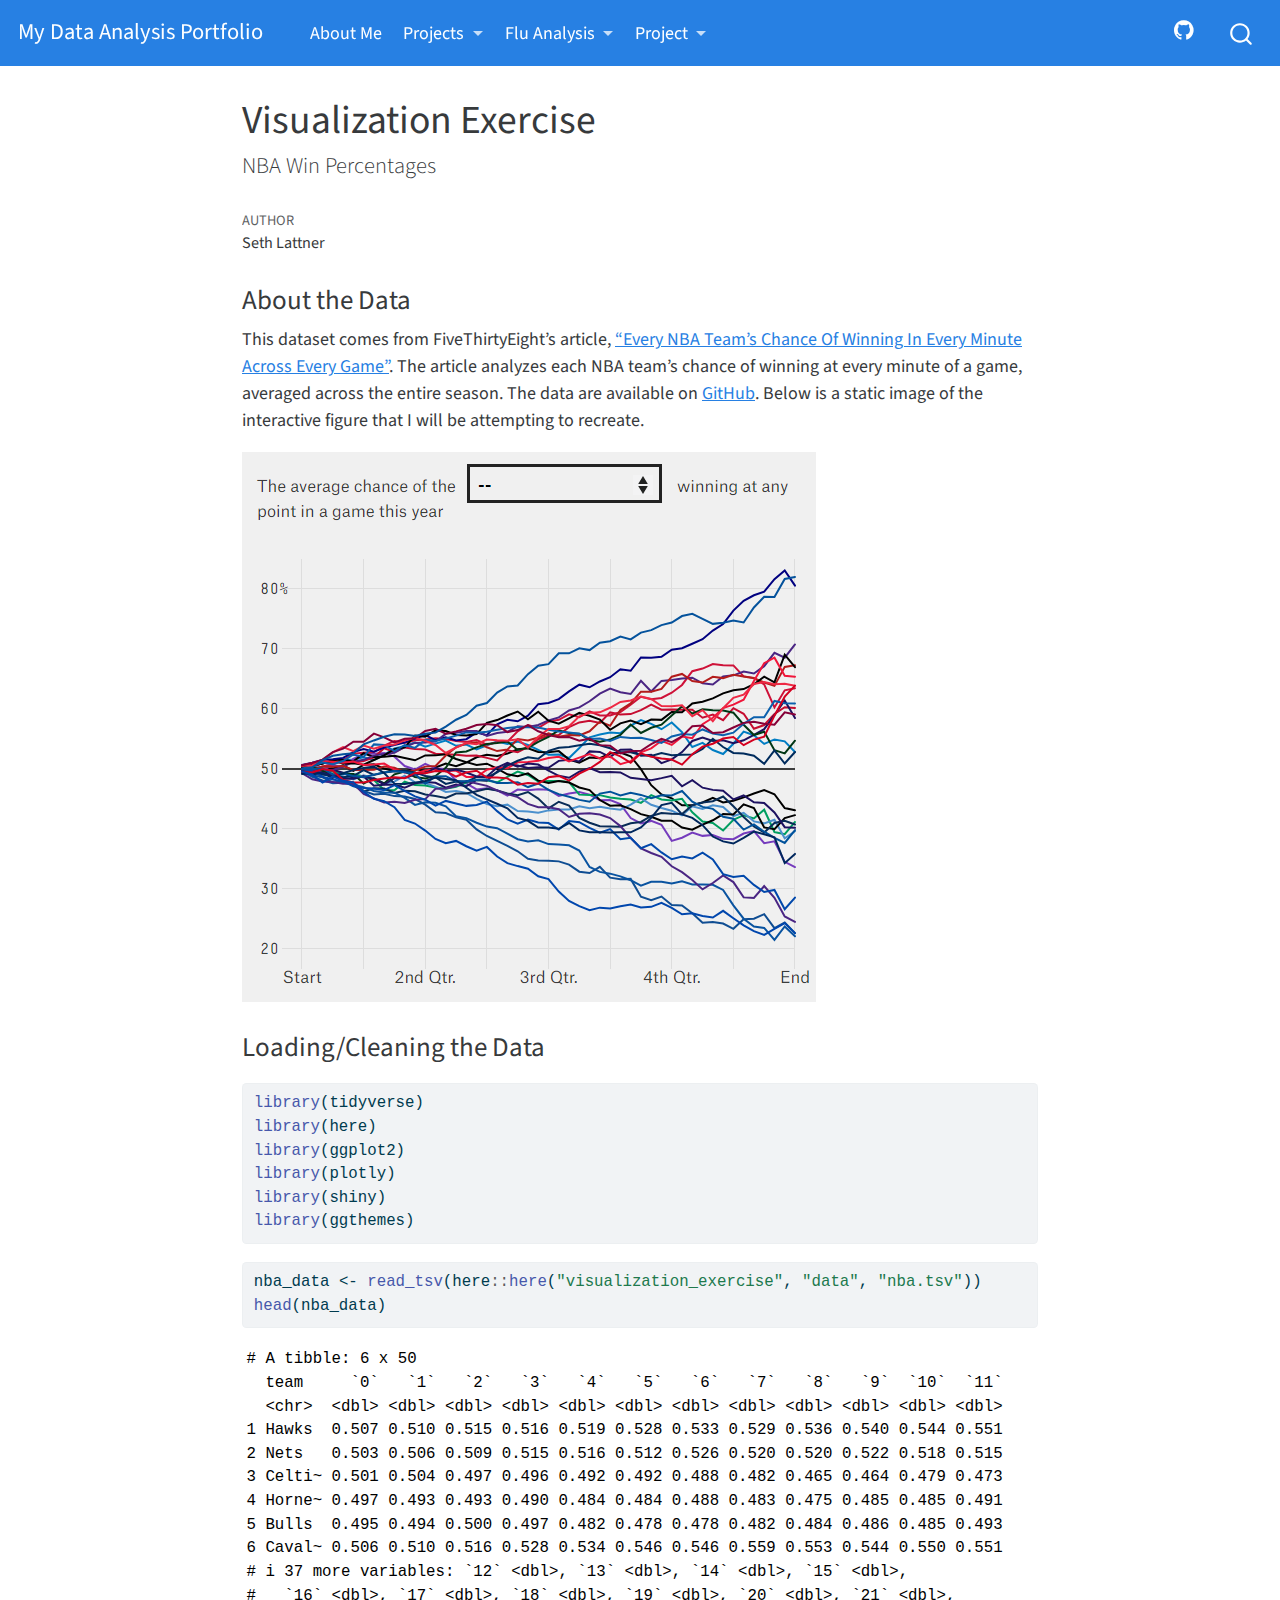
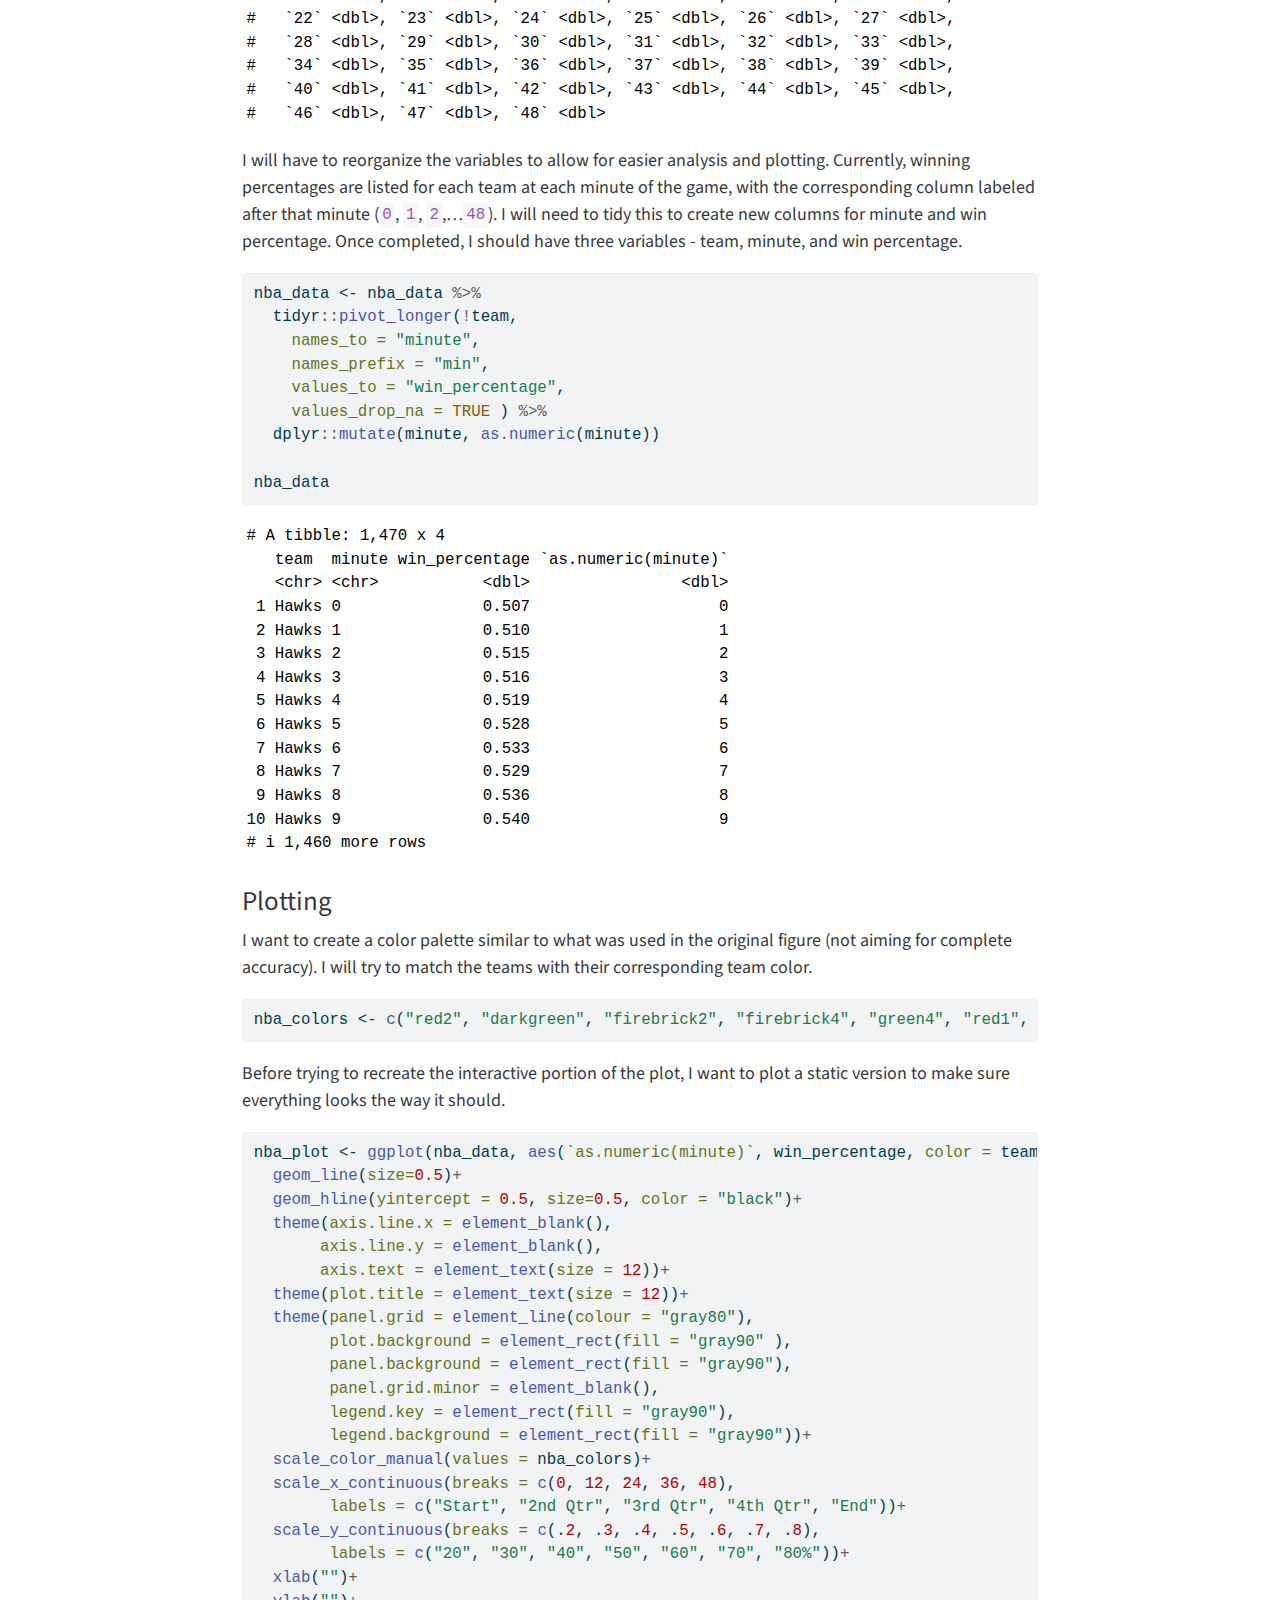
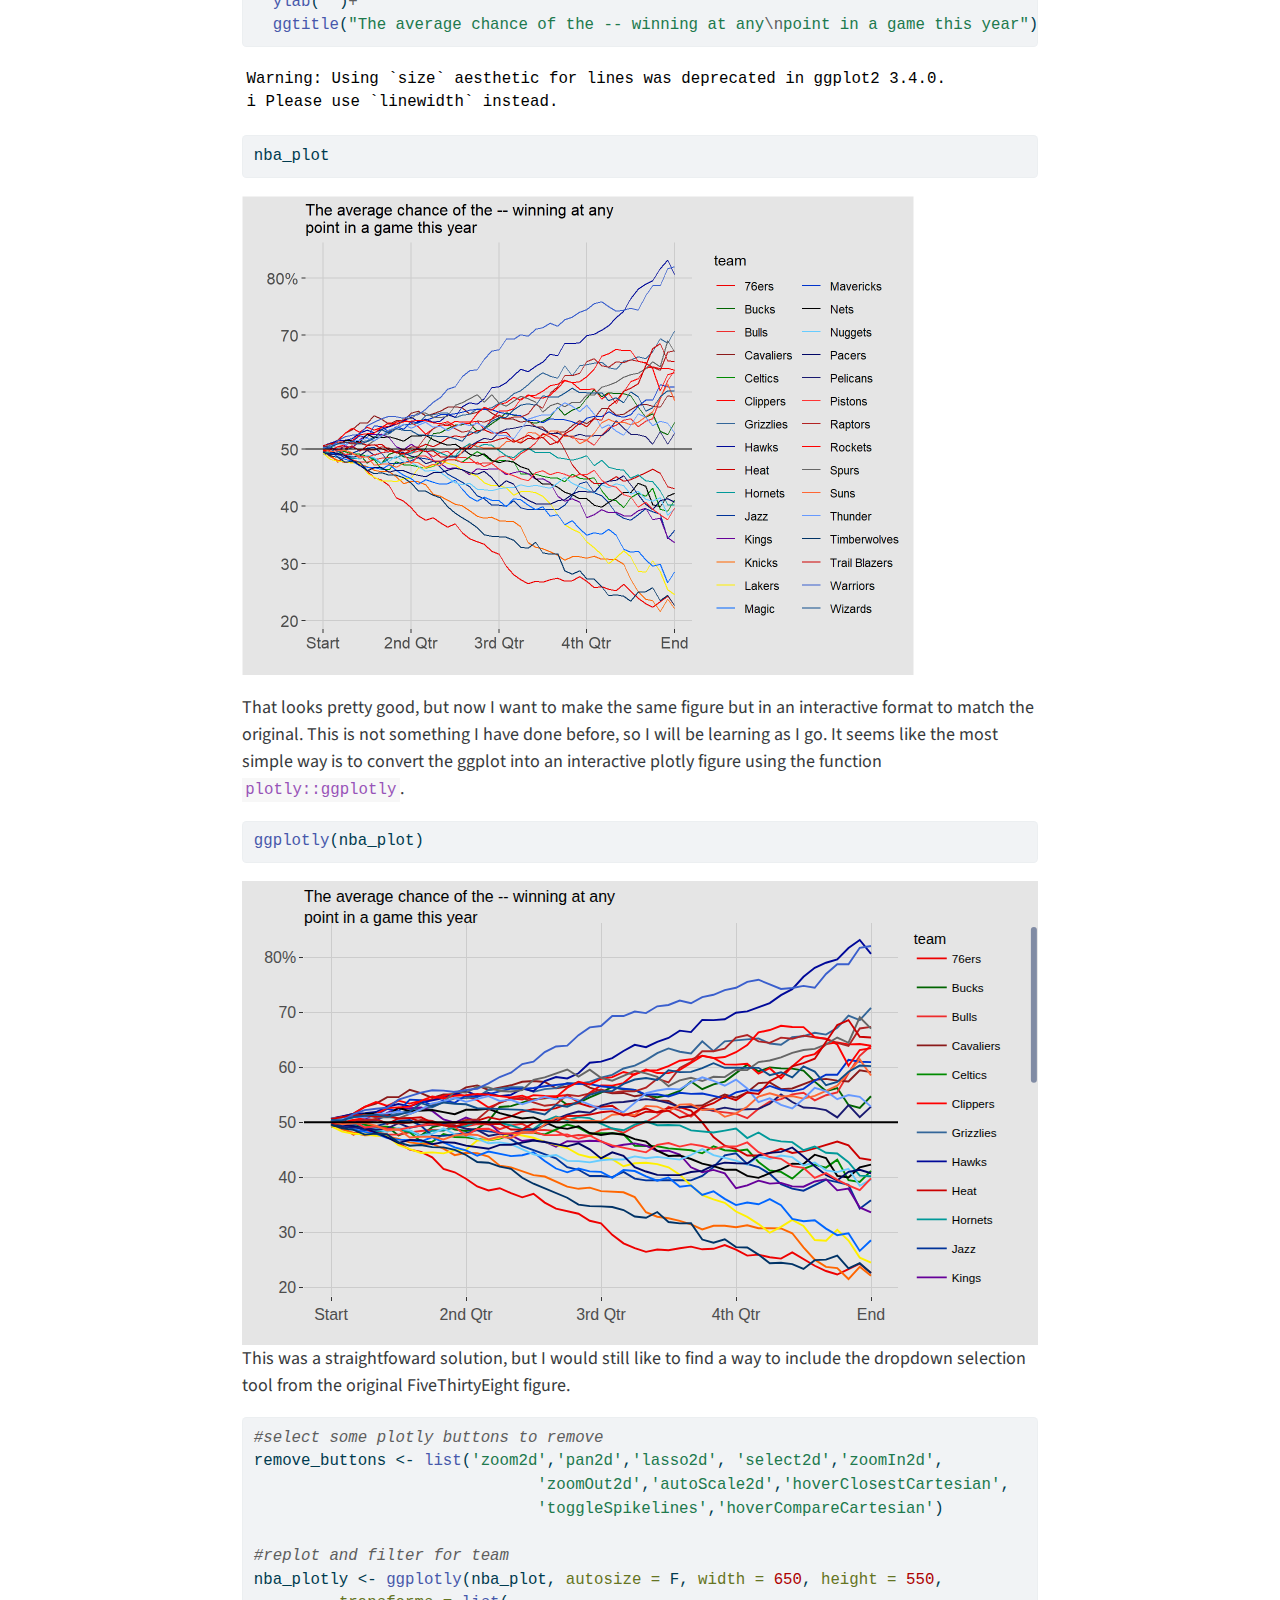
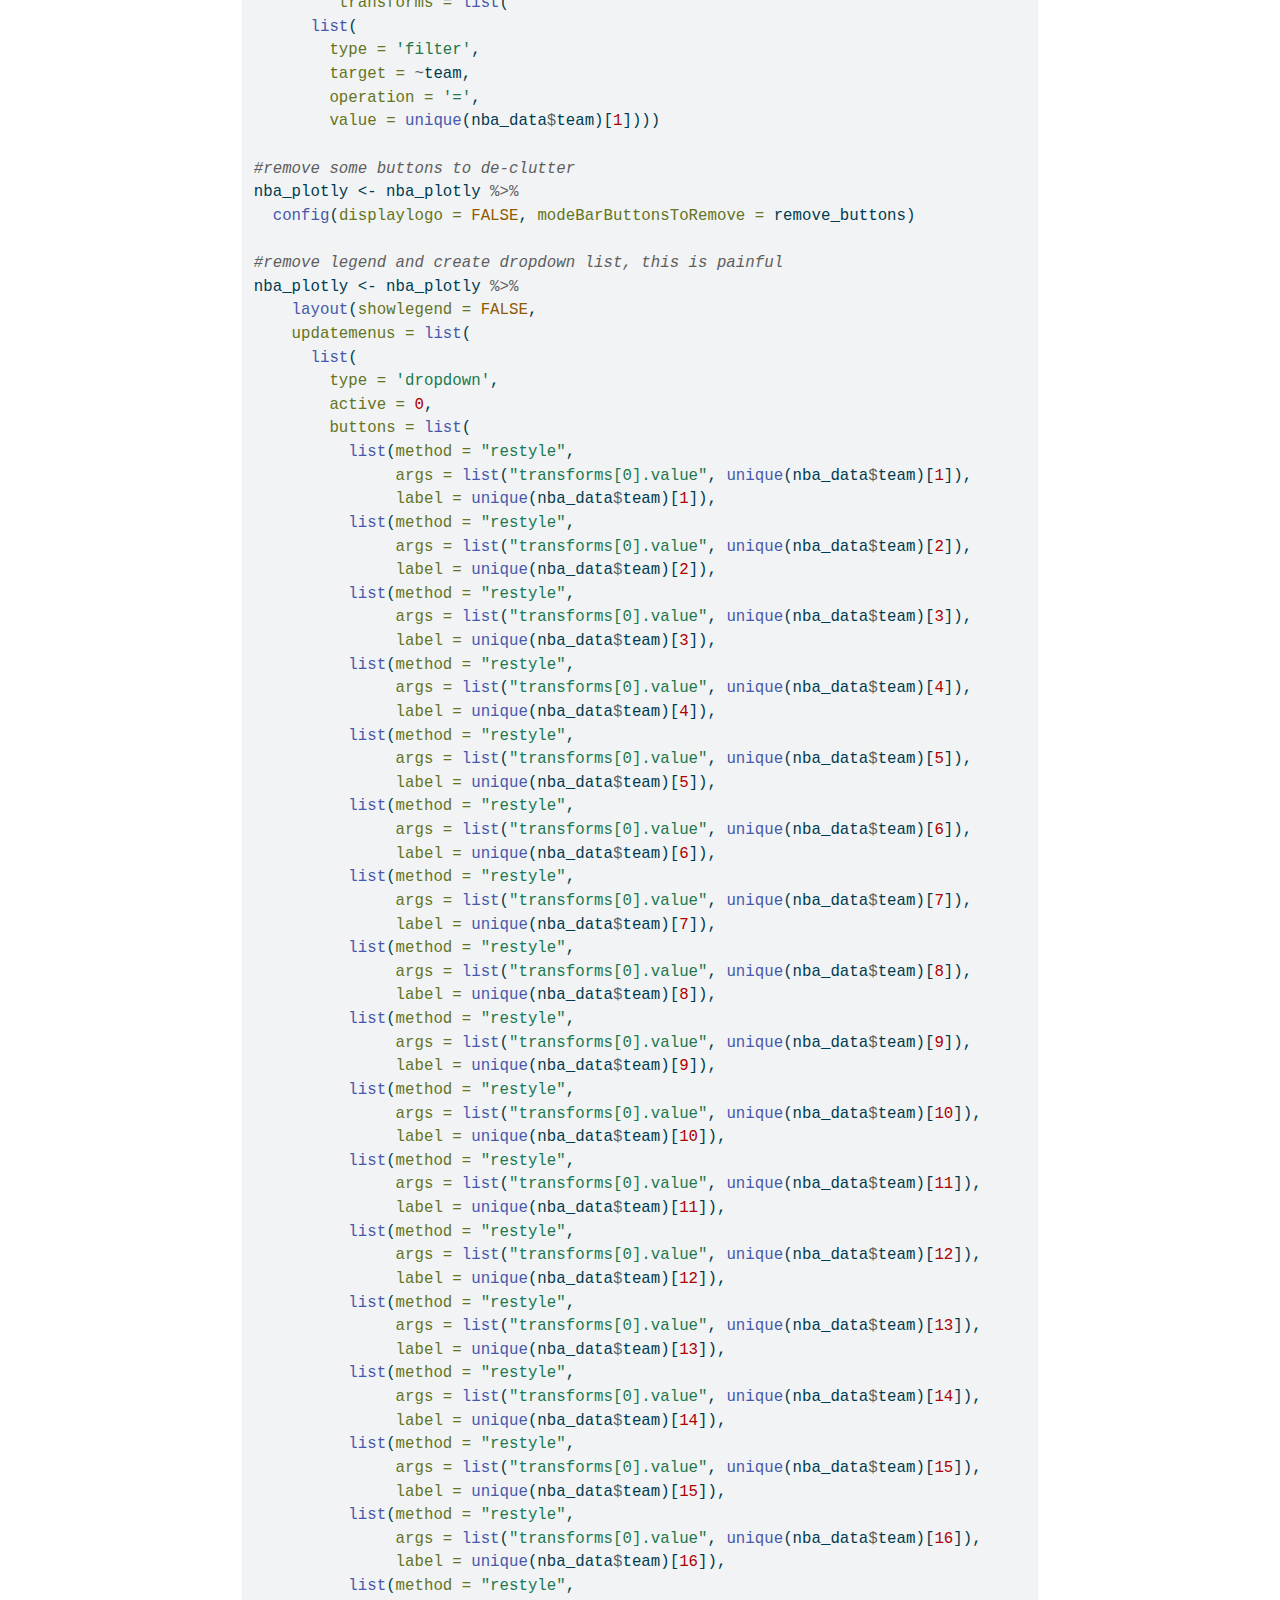
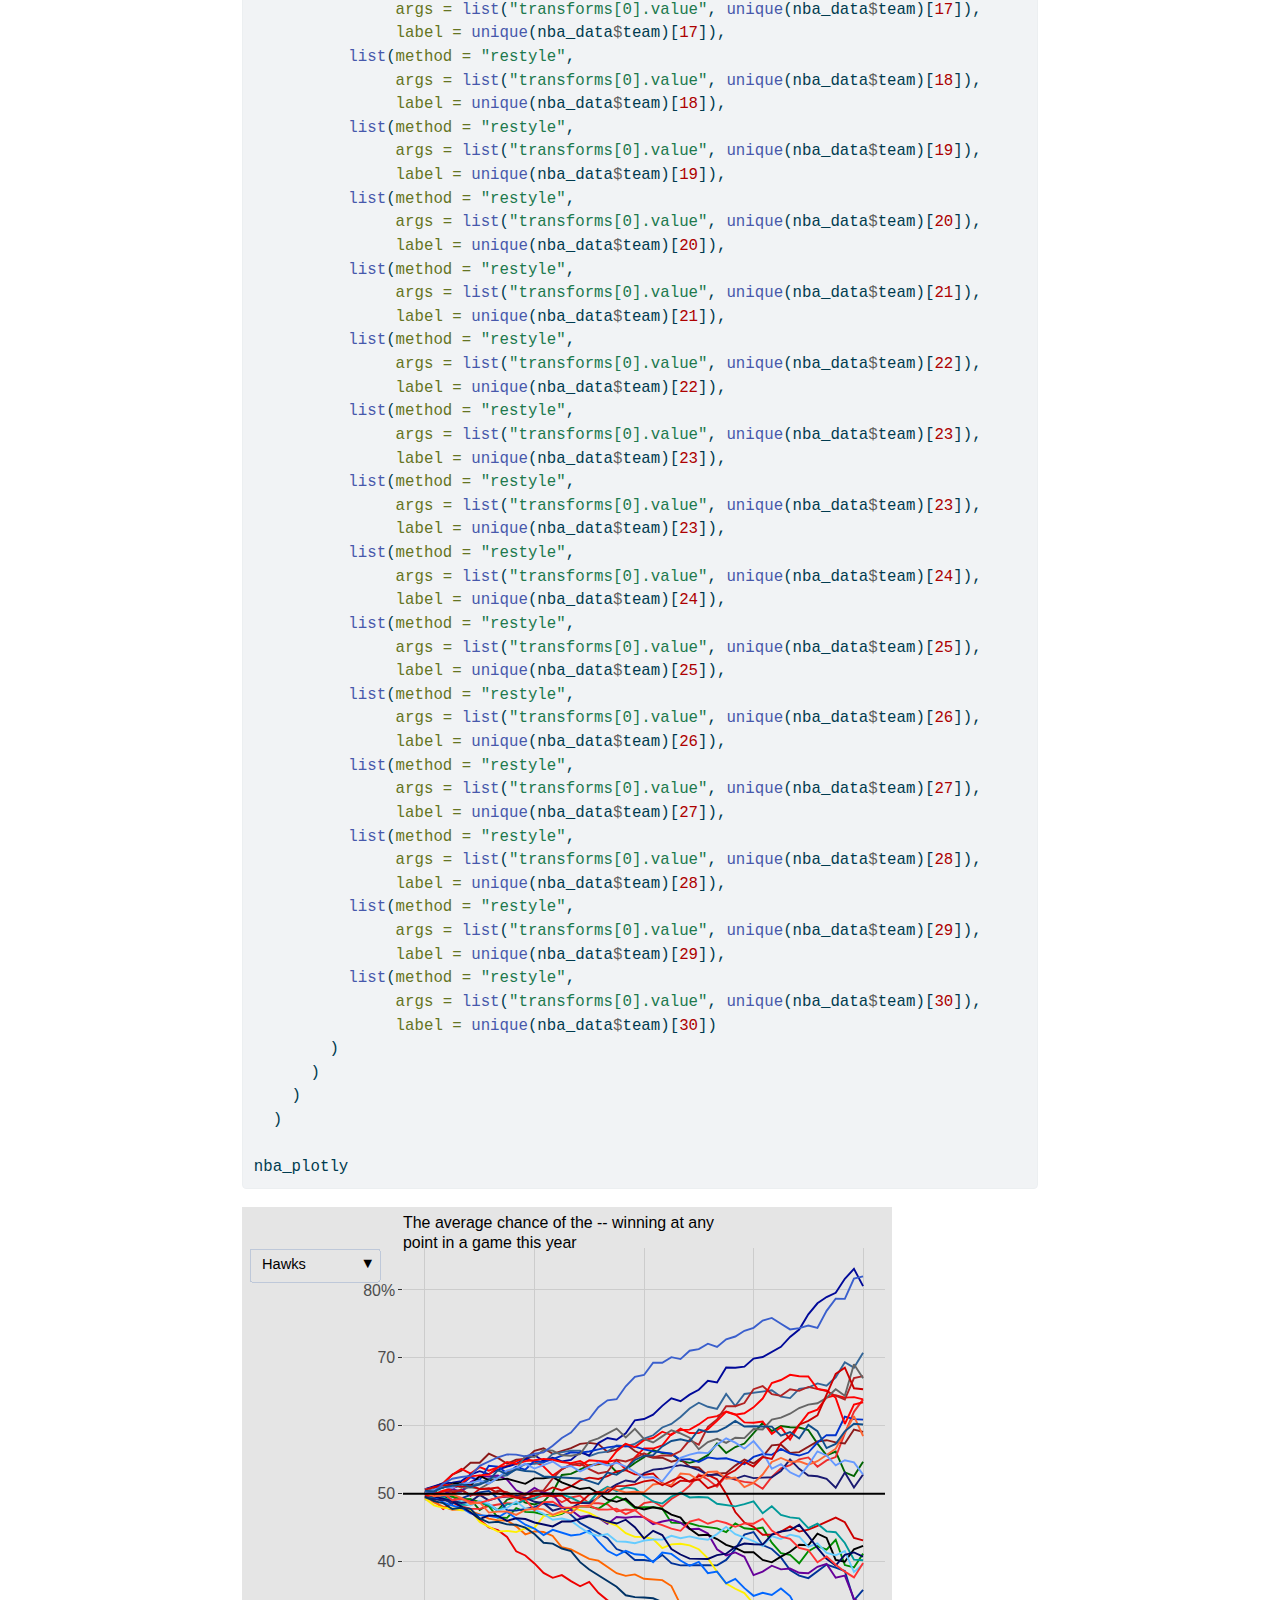
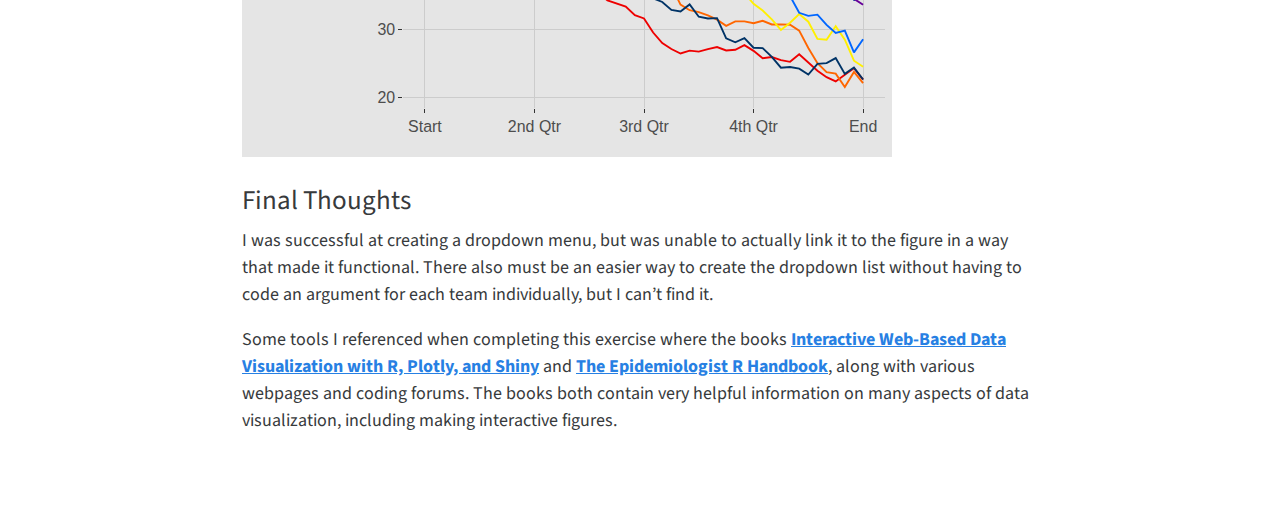
<file: docs/visualization_exercise.html>
<!DOCTYPE html>
<html xmlns="http://www.w3.org/1999/xhtml" lang="en" xml:lang="en"><head>

<meta charset="utf-8">
<meta name="generator" content="quarto-1.2.313">

<meta name="viewport" content="width=device-width, initial-scale=1.0, user-scalable=yes">

<meta name="author" content="Seth Lattner">

<title>My Data Analysis Portfolio - Visualization Exercise</title>
<style>
code{white-space: pre-wrap;}
span.smallcaps{font-variant: small-caps;}
div.columns{display: flex; gap: min(4vw, 1.5em);}
div.column{flex: auto; overflow-x: auto;}
div.hanging-indent{margin-left: 1.5em; text-indent: -1.5em;}
ul.task-list{list-style: none;}
ul.task-list li input[type="checkbox"] {
  width: 0.8em;
  margin: 0 0.8em 0.2em -1.6em;
  vertical-align: middle;
}
pre > code.sourceCode { white-space: pre; position: relative; }
pre > code.sourceCode > span { display: inline-block; line-height: 1.25; }
pre > code.sourceCode > span:empty { height: 1.2em; }
.sourceCode { overflow: visible; }
code.sourceCode > span { color: inherit; text-decoration: inherit; }
div.sourceCode { margin: 1em 0; }
pre.sourceCode { margin: 0; }
@media screen {
div.sourceCode { overflow: auto; }
}
@media print {
pre > code.sourceCode { white-space: pre-wrap; }
pre > code.sourceCode > span { text-indent: -5em; padding-left: 5em; }
}
pre.numberSource code
  { counter-reset: source-line 0; }
pre.numberSource code > span
  { position: relative; left: -4em; counter-increment: source-line; }
pre.numberSource code > span > a:first-child::before
  { content: counter(source-line);
    position: relative; left: -1em; text-align: right; vertical-align: baseline;
    border: none; display: inline-block;
    -webkit-touch-callout: none; -webkit-user-select: none;
    -khtml-user-select: none; -moz-user-select: none;
    -ms-user-select: none; user-select: none;
    padding: 0 4px; width: 4em;
    color: #aaaaaa;
  }
pre.numberSource { margin-left: 3em; border-left: 1px solid #aaaaaa;  padding-left: 4px; }
div.sourceCode
  {   }
@media screen {
pre > code.sourceCode > span > a:first-child::before { text-decoration: underline; }
}
code span.al { color: #ff0000; font-weight: bold; } /* Alert */
code span.an { color: #60a0b0; font-weight: bold; font-style: italic; } /* Annotation */
code span.at { color: #7d9029; } /* Attribute */
code span.bn { color: #40a070; } /* BaseN */
code span.bu { color: #008000; } /* BuiltIn */
code span.cf { color: #007020; font-weight: bold; } /* ControlFlow */
code span.ch { color: #4070a0; } /* Char */
code span.cn { color: #880000; } /* Constant */
code span.co { color: #60a0b0; font-style: italic; } /* Comment */
code span.cv { color: #60a0b0; font-weight: bold; font-style: italic; } /* CommentVar */
code span.do { color: #ba2121; font-style: italic; } /* Documentation */
code span.dt { color: #902000; } /* DataType */
code span.dv { color: #40a070; } /* DecVal */
code span.er { color: #ff0000; font-weight: bold; } /* Error */
code span.ex { } /* Extension */
code span.fl { color: #40a070; } /* Float */
code span.fu { color: #06287e; } /* Function */
code span.im { color: #008000; font-weight: bold; } /* Import */
code span.in { color: #60a0b0; font-weight: bold; font-style: italic; } /* Information */
code span.kw { color: #007020; font-weight: bold; } /* Keyword */
code span.op { color: #666666; } /* Operator */
code span.ot { color: #007020; } /* Other */
code span.pp { color: #bc7a00; } /* Preprocessor */
code span.sc { color: #4070a0; } /* SpecialChar */
code span.ss { color: #bb6688; } /* SpecialString */
code span.st { color: #4070a0; } /* String */
code span.va { color: #19177c; } /* Variable */
code span.vs { color: #4070a0; } /* VerbatimString */
code span.wa { color: #60a0b0; font-weight: bold; font-style: italic; } /* Warning */
</style>


<script src="site_libs/quarto-nav/quarto-nav.js"></script>
<script src="site_libs/quarto-nav/headroom.min.js"></script>
<script src="site_libs/clipboard/clipboard.min.js"></script>
<script src="site_libs/quarto-search/autocomplete.umd.js"></script>
<script src="site_libs/quarto-search/fuse.min.js"></script>
<script src="site_libs/quarto-search/quarto-search.js"></script>
<meta name="quarto:offset" content="./">
<script src="site_libs/quarto-html/quarto.js"></script>
<script src="site_libs/quarto-html/popper.min.js"></script>
<script src="site_libs/quarto-html/tippy.umd.min.js"></script>
<script src="site_libs/quarto-html/anchor.min.js"></script>
<link href="site_libs/quarto-html/tippy.css" rel="stylesheet">
<link href="site_libs/quarto-html/quarto-syntax-highlighting.css" rel="stylesheet" id="quarto-text-highlighting-styles">
<script src="site_libs/bootstrap/bootstrap.min.js"></script>
<link href="site_libs/bootstrap/bootstrap-icons.css" rel="stylesheet">
<link href="site_libs/bootstrap/bootstrap.min.css" rel="stylesheet" id="quarto-bootstrap" data-mode="light">
<script id="quarto-search-options" type="application/json">{
  "location": "navbar",
  "copy-button": false,
  "collapse-after": 3,
  "panel-placement": "end",
  "type": "overlay",
  "limit": 20,
  "language": {
    "search-no-results-text": "No results",
    "search-matching-documents-text": "matching documents",
    "search-copy-link-title": "Copy link to search",
    "search-hide-matches-text": "Hide additional matches",
    "search-more-match-text": "more match in this document",
    "search-more-matches-text": "more matches in this document",
    "search-clear-button-title": "Clear",
    "search-detached-cancel-button-title": "Cancel",
    "search-submit-button-title": "Submit"
  }
}</script>
<script src="site_libs/htmlwidgets-1.6.1/htmlwidgets.js"></script>
<script src="site_libs/plotly-binding-4.10.1/plotly.js"></script>
<script src="site_libs/typedarray-0.1/typedarray.min.js"></script>
<script src="site_libs/jquery-3.5.1/jquery.min.js"></script>
<link href="site_libs/crosstalk-1.2.0/css/crosstalk.min.css" rel="stylesheet">
<script src="site_libs/crosstalk-1.2.0/js/crosstalk.min.js"></script>
<link href="site_libs/plotly-htmlwidgets-css-2.11.1/plotly-htmlwidgets.css" rel="stylesheet">
<script src="site_libs/plotly-main-2.11.1/plotly-latest.min.js"></script>


<link rel="stylesheet" href="styles.css">
</head>

<body class="nav-fixed fullcontent">

<div id="quarto-search-results"></div>
  <header id="quarto-header" class="headroom fixed-top">
    <nav class="navbar navbar-expand-lg navbar-dark ">
      <div class="navbar-container container-fluid">
      <div class="navbar-brand-container">
    <a class="navbar-brand" href="./index.html">
    <span class="navbar-title">My Data Analysis Portfolio</span>
    </a>
  </div>
          <button class="navbar-toggler" type="button" data-bs-toggle="collapse" data-bs-target="#navbarCollapse" aria-controls="navbarCollapse" aria-expanded="false" aria-label="Toggle navigation" onclick="if (window.quartoToggleHeadroom) { window.quartoToggleHeadroom(); }">
  <span class="navbar-toggler-icon"></span>
</button>
          <div class="collapse navbar-collapse" id="navbarCollapse">
            <ul class="navbar-nav navbar-nav-scroll me-auto">
  <li class="nav-item">
    <a class="nav-link" href="././aboutme.html">
 <span class="menu-text">About Me</span></a>
  </li>  
  <li class="nav-item dropdown ">
    <a class="nav-link dropdown-toggle" href="#" id="nav-menu-projects" role="button" data-bs-toggle="dropdown" aria-expanded="false">
 <span class="menu-text">Projects</span>
    </a>
    <ul class="dropdown-menu" aria-labelledby="nav-menu-projects">    
        <li>
    <a class="dropdown-item" href="././coding_exercise.html">
 <span class="dropdown-text">R Coding Exercise</span></a>
  </li>  
        <li>
    <a class="dropdown-item" href="././dataanalysis_exercise/code/dataanalysis_exercise.html">
 <span class="dropdown-text">Data Analysis Exercise</span></a>
  </li>  
        <li>
    <a class="dropdown-item" href="././visualization_exercise.html">
 <span class="dropdown-text">Visualization Exercise</span></a>
  </li>  
        <li>
    <a class="dropdown-item" href="././tidytuesday_exercise.html">
 <span class="dropdown-text">Tidy Tuesday Exercise</span></a>
  </li>  
        <li>
    <a class="dropdown-item" href="././tidytuesday_exercise2.html">
 <span class="dropdown-text">Tidy Tuesday Exercise 2</span></a>
  </li>  
    </ul>
  </li>
  <li class="nav-item dropdown ">
    <a class="nav-link dropdown-toggle" href="#" id="nav-menu-flu-analysis" role="button" data-bs-toggle="dropdown" aria-expanded="false">
 <span class="menu-text">Flu Analysis</span>
    </a>
    <ul class="dropdown-menu" aria-labelledby="nav-menu-flu-analysis">    
        <li>
    <a class="dropdown-item" href="././fluanalysis/code/wrangling.html">
 <span class="dropdown-text">Wrangling</span></a>
  </li>  
        <li>
    <a class="dropdown-item" href="././fluanalysis/code/exploration.html">
 <span class="dropdown-text">Exploration</span></a>
  </li>  
        <li>
    <a class="dropdown-item" href="././fluanalysis/code/fitting.html">
 <span class="dropdown-text">Fitting</span></a>
  </li>  
        <li>
    <a class="dropdown-item" href="././fluanalysis/code/modeleval.html">
 <span class="dropdown-text">Model Evaluation</span></a>
  </li>  
        <li>
    <a class="dropdown-item" href="././fluanalysis/code/machinelearning.html">
 <span class="dropdown-text">Machine Learning</span></a>
  </li>  
    </ul>
  </li>
  <li class="nav-item dropdown ">
    <a class="nav-link dropdown-toggle" href="#" id="nav-menu-project" role="button" data-bs-toggle="dropdown" aria-expanded="false">
 <span class="menu-text">Project</span>
    </a>
    <ul class="dropdown-menu" aria-labelledby="nav-menu-project">    
        <li>
    <a class="dropdown-item" href="././Project/project.html">
 <span class="dropdown-text">Project</span></a>
  </li>  
    </ul>
  </li>
</ul>
            <ul class="navbar-nav navbar-nav-scroll ms-auto">
  <li class="nav-item compact">
    <a class="nav-link" href="https://github.com/sethlattner/sethlattner-MADA-portfolio.git"><i class="bi bi-github" role="img">
</i> 
 <span class="menu-text"></span></a>
  </li>  
</ul>
              <div id="quarto-search" class="" title="Search"></div>
          </div> <!-- /navcollapse -->
      </div> <!-- /container-fluid -->
    </nav>
</header>
<!-- content -->
<div id="quarto-content" class="quarto-container page-columns page-rows-contents page-layout-article page-navbar">
<!-- sidebar -->
<!-- margin-sidebar -->
    
<!-- main -->
<main class="content" id="quarto-document-content">

<header id="title-block-header" class="quarto-title-block default">
<div class="quarto-title">
<h1 class="title">Visualization Exercise</h1>
<p class="subtitle lead">NBA Win Percentages</p>
</div>



<div class="quarto-title-meta">

    <div>
    <div class="quarto-title-meta-heading">Author</div>
    <div class="quarto-title-meta-contents">
             <p>Seth Lattner </p>
          </div>
  </div>
    
  
    
  </div>
  

</header>

<section id="about-the-data" class="level3">
<h3 class="anchored" data-anchor-id="about-the-data">About the Data</h3>
<p>This dataset comes from FiveThirtyEight’s article, <a href="https://fivethirtyeight.com/features/every-nba-teams-chance-of-winning-in-every-minute-across-every-game/">“Every NBA Team’s Chance Of Winning In Every Minute Across Every Game”</a>. The article analyzes each NBA team’s chance of winning at every minute of a game, averaged across the entire season. The data are available on <a href="https://github.com/fivethirtyeight/data/tree/master/nba-winprobs">GitHub</a>. Below is a static image of the interactive figure that I will be attempting to recreate.</p>
<p><img src="nba_win.png" class="img-fluid"></p>
</section>
<section id="loadingcleaning-the-data" class="level3">
<h3 class="anchored" data-anchor-id="loadingcleaning-the-data">Loading/Cleaning the Data</h3>
<div class="cell">
<div class="sourceCode cell-code" id="cb1"><pre class="sourceCode r code-with-copy"><code class="sourceCode r"><span id="cb1-1"><a href="#cb1-1" aria-hidden="true" tabindex="-1"></a><span class="fu">library</span>(tidyverse)</span>
<span id="cb1-2"><a href="#cb1-2" aria-hidden="true" tabindex="-1"></a><span class="fu">library</span>(here)</span>
<span id="cb1-3"><a href="#cb1-3" aria-hidden="true" tabindex="-1"></a><span class="fu">library</span>(ggplot2)</span>
<span id="cb1-4"><a href="#cb1-4" aria-hidden="true" tabindex="-1"></a><span class="fu">library</span>(plotly)</span>
<span id="cb1-5"><a href="#cb1-5" aria-hidden="true" tabindex="-1"></a><span class="fu">library</span>(shiny)</span>
<span id="cb1-6"><a href="#cb1-6" aria-hidden="true" tabindex="-1"></a><span class="fu">library</span>(ggthemes)</span></code><button title="Copy to Clipboard" class="code-copy-button"><i class="bi"></i></button></pre></div>
</div>
<div class="cell">
<div class="sourceCode cell-code" id="cb2"><pre class="sourceCode r code-with-copy"><code class="sourceCode r"><span id="cb2-1"><a href="#cb2-1" aria-hidden="true" tabindex="-1"></a>nba_data <span class="ot">&lt;-</span> <span class="fu">read_tsv</span>(here<span class="sc">::</span><span class="fu">here</span>(<span class="st">"visualization_exercise"</span>, <span class="st">"data"</span>, <span class="st">"nba.tsv"</span>))</span>
<span id="cb2-2"><a href="#cb2-2" aria-hidden="true" tabindex="-1"></a><span class="fu">head</span>(nba_data)</span></code><button title="Copy to Clipboard" class="code-copy-button"><i class="bi"></i></button></pre></div>
<div class="cell-output cell-output-stdout">
<pre><code># A tibble: 6 x 50
  team     `0`   `1`   `2`   `3`   `4`   `5`   `6`   `7`   `8`   `9`  `10`  `11`
  &lt;chr&gt;  &lt;dbl&gt; &lt;dbl&gt; &lt;dbl&gt; &lt;dbl&gt; &lt;dbl&gt; &lt;dbl&gt; &lt;dbl&gt; &lt;dbl&gt; &lt;dbl&gt; &lt;dbl&gt; &lt;dbl&gt; &lt;dbl&gt;
1 Hawks  0.507 0.510 0.515 0.516 0.519 0.528 0.533 0.529 0.536 0.540 0.544 0.551
2 Nets   0.503 0.506 0.509 0.515 0.516 0.512 0.526 0.520 0.520 0.522 0.518 0.515
3 Celti~ 0.501 0.504 0.497 0.496 0.492 0.492 0.488 0.482 0.465 0.464 0.479 0.473
4 Horne~ 0.497 0.493 0.493 0.490 0.484 0.484 0.488 0.483 0.475 0.485 0.485 0.491
5 Bulls  0.495 0.494 0.500 0.497 0.482 0.478 0.478 0.482 0.484 0.486 0.485 0.493
6 Caval~ 0.506 0.510 0.516 0.528 0.534 0.546 0.546 0.559 0.553 0.544 0.550 0.551
# i 37 more variables: `12` &lt;dbl&gt;, `13` &lt;dbl&gt;, `14` &lt;dbl&gt;, `15` &lt;dbl&gt;,
#   `16` &lt;dbl&gt;, `17` &lt;dbl&gt;, `18` &lt;dbl&gt;, `19` &lt;dbl&gt;, `20` &lt;dbl&gt;, `21` &lt;dbl&gt;,
#   `22` &lt;dbl&gt;, `23` &lt;dbl&gt;, `24` &lt;dbl&gt;, `25` &lt;dbl&gt;, `26` &lt;dbl&gt;, `27` &lt;dbl&gt;,
#   `28` &lt;dbl&gt;, `29` &lt;dbl&gt;, `30` &lt;dbl&gt;, `31` &lt;dbl&gt;, `32` &lt;dbl&gt;, `33` &lt;dbl&gt;,
#   `34` &lt;dbl&gt;, `35` &lt;dbl&gt;, `36` &lt;dbl&gt;, `37` &lt;dbl&gt;, `38` &lt;dbl&gt;, `39` &lt;dbl&gt;,
#   `40` &lt;dbl&gt;, `41` &lt;dbl&gt;, `42` &lt;dbl&gt;, `43` &lt;dbl&gt;, `44` &lt;dbl&gt;, `45` &lt;dbl&gt;,
#   `46` &lt;dbl&gt;, `47` &lt;dbl&gt;, `48` &lt;dbl&gt;</code></pre>
</div>
</div>
<p>I will have to reorganize the variables to allow for easier analysis and plotting. Currently, winning percentages are listed for each team at each minute of the game, with the corresponding column labeled after that minute (<code>0</code>, <code>1</code>, <code>2</code>,…<code>48</code>). I will need to tidy this to create new columns for minute and win percentage. Once completed, I should have three variables - team, minute, and win percentage.</p>
<div class="cell">
<div class="sourceCode cell-code" id="cb4"><pre class="sourceCode r code-with-copy"><code class="sourceCode r"><span id="cb4-1"><a href="#cb4-1" aria-hidden="true" tabindex="-1"></a>nba_data <span class="ot">&lt;-</span> nba_data <span class="sc">%&gt;%</span></span>
<span id="cb4-2"><a href="#cb4-2" aria-hidden="true" tabindex="-1"></a>  tidyr<span class="sc">::</span><span class="fu">pivot_longer</span>(<span class="sc">!</span>team,</span>
<span id="cb4-3"><a href="#cb4-3" aria-hidden="true" tabindex="-1"></a>    <span class="at">names_to =</span> <span class="st">"minute"</span>,</span>
<span id="cb4-4"><a href="#cb4-4" aria-hidden="true" tabindex="-1"></a>    <span class="at">names_prefix =</span> <span class="st">"min"</span>,</span>
<span id="cb4-5"><a href="#cb4-5" aria-hidden="true" tabindex="-1"></a>    <span class="at">values_to =</span> <span class="st">"win_percentage"</span>,</span>
<span id="cb4-6"><a href="#cb4-6" aria-hidden="true" tabindex="-1"></a>    <span class="at">values_drop_na =</span> <span class="cn">TRUE</span> ) <span class="sc">%&gt;%</span></span>
<span id="cb4-7"><a href="#cb4-7" aria-hidden="true" tabindex="-1"></a>  dplyr<span class="sc">::</span><span class="fu">mutate</span>(minute, <span class="fu">as.numeric</span>(minute))</span>
<span id="cb4-8"><a href="#cb4-8" aria-hidden="true" tabindex="-1"></a></span>
<span id="cb4-9"><a href="#cb4-9" aria-hidden="true" tabindex="-1"></a>nba_data</span></code><button title="Copy to Clipboard" class="code-copy-button"><i class="bi"></i></button></pre></div>
<div class="cell-output cell-output-stdout">
<pre><code># A tibble: 1,470 x 4
   team  minute win_percentage `as.numeric(minute)`
   &lt;chr&gt; &lt;chr&gt;           &lt;dbl&gt;                &lt;dbl&gt;
 1 Hawks 0               0.507                    0
 2 Hawks 1               0.510                    1
 3 Hawks 2               0.515                    2
 4 Hawks 3               0.516                    3
 5 Hawks 4               0.519                    4
 6 Hawks 5               0.528                    5
 7 Hawks 6               0.533                    6
 8 Hawks 7               0.529                    7
 9 Hawks 8               0.536                    8
10 Hawks 9               0.540                    9
# i 1,460 more rows</code></pre>
</div>
</div>
</section>
<section id="plotting" class="level3">
<h3 class="anchored" data-anchor-id="plotting">Plotting</h3>
<p>I want to create a color palette similar to what was used in the original figure (not aiming for complete accuracy). I will try to match the teams with their corresponding team color.</p>
<div class="cell">
<div class="sourceCode cell-code" id="cb6"><pre class="sourceCode r code-with-copy"><code class="sourceCode r"><span id="cb6-1"><a href="#cb6-1" aria-hidden="true" tabindex="-1"></a>nba_colors <span class="ot">&lt;-</span> <span class="fu">c</span>(<span class="st">"red2"</span>, <span class="st">"darkgreen"</span>, <span class="st">"firebrick2"</span>, <span class="st">"firebrick4"</span>, <span class="st">"green4"</span>, <span class="st">"red1"</span>, <span class="st">"#336699"</span>, <span class="st">"#000999"</span>, <span class="st">"#CC0000"</span>, <span class="st">"#009999"</span>, <span class="st">"#003399"</span>, <span class="st">"#660099"</span>, <span class="st">"#FF6600"</span>, <span class="st">"#FFF000"</span>, <span class="st">"#0066FF"</span>, <span class="st">"#0033CC"</span>, <span class="st">"black"</span>, <span class="st">"#66CCFF"</span>, <span class="st">"#000666"</span>, <span class="st">"midnightblue"</span>, <span class="st">"#FF3333"</span>, <span class="st">"firebrick"</span>, <span class="st">"red"</span>, <span class="st">"gray40"</span>, <span class="st">"#FF6633"</span>, <span class="st">"#6699FF"</span>, <span class="st">"#003366"</span>, <span class="st">"red3"</span>, <span class="st">"royalblue3"</span>, <span class="st">"dodgerblue4"</span>)</span></code><button title="Copy to Clipboard" class="code-copy-button"><i class="bi"></i></button></pre></div>
</div>
<p>Before trying to recreate the interactive portion of the plot, I want to plot a static version to make sure everything looks the way it should.</p>
<div class="cell">
<div class="sourceCode cell-code" id="cb7"><pre class="sourceCode r code-with-copy"><code class="sourceCode r"><span id="cb7-1"><a href="#cb7-1" aria-hidden="true" tabindex="-1"></a>nba_plot <span class="ot">&lt;-</span> <span class="fu">ggplot</span>(nba_data, <span class="fu">aes</span>(<span class="st">`</span><span class="at">as.numeric(minute)</span><span class="st">`</span>, win_percentage, <span class="at">color =</span> team))<span class="sc">+</span></span>
<span id="cb7-2"><a href="#cb7-2" aria-hidden="true" tabindex="-1"></a>  <span class="fu">geom_line</span>(<span class="at">size=</span><span class="fl">0.5</span>)<span class="sc">+</span></span>
<span id="cb7-3"><a href="#cb7-3" aria-hidden="true" tabindex="-1"></a>  <span class="fu">geom_hline</span>(<span class="at">yintercept =</span> <span class="fl">0.5</span>, <span class="at">size=</span><span class="fl">0.5</span>, <span class="at">color =</span> <span class="st">"black"</span>)<span class="sc">+</span></span>
<span id="cb7-4"><a href="#cb7-4" aria-hidden="true" tabindex="-1"></a>  <span class="fu">theme</span>(<span class="at">axis.line.x =</span> <span class="fu">element_blank</span>(),</span>
<span id="cb7-5"><a href="#cb7-5" aria-hidden="true" tabindex="-1"></a>       <span class="at">axis.line.y =</span> <span class="fu">element_blank</span>(),</span>
<span id="cb7-6"><a href="#cb7-6" aria-hidden="true" tabindex="-1"></a>       <span class="at">axis.text =</span> <span class="fu">element_text</span>(<span class="at">size =</span> <span class="dv">12</span>))<span class="sc">+</span></span>
<span id="cb7-7"><a href="#cb7-7" aria-hidden="true" tabindex="-1"></a>  <span class="fu">theme</span>(<span class="at">plot.title =</span> <span class="fu">element_text</span>(<span class="at">size =</span> <span class="dv">12</span>))<span class="sc">+</span></span>
<span id="cb7-8"><a href="#cb7-8" aria-hidden="true" tabindex="-1"></a>  <span class="fu">theme</span>(<span class="at">panel.grid =</span> <span class="fu">element_line</span>(<span class="at">colour =</span> <span class="st">"gray80"</span>),</span>
<span id="cb7-9"><a href="#cb7-9" aria-hidden="true" tabindex="-1"></a>        <span class="at">plot.background =</span> <span class="fu">element_rect</span>(<span class="at">fill =</span> <span class="st">"gray90"</span> ),</span>
<span id="cb7-10"><a href="#cb7-10" aria-hidden="true" tabindex="-1"></a>        <span class="at">panel.background =</span> <span class="fu">element_rect</span>(<span class="at">fill =</span> <span class="st">"gray90"</span>),</span>
<span id="cb7-11"><a href="#cb7-11" aria-hidden="true" tabindex="-1"></a>        <span class="at">panel.grid.minor =</span> <span class="fu">element_blank</span>(),</span>
<span id="cb7-12"><a href="#cb7-12" aria-hidden="true" tabindex="-1"></a>        <span class="at">legend.key =</span> <span class="fu">element_rect</span>(<span class="at">fill =</span> <span class="st">"gray90"</span>),</span>
<span id="cb7-13"><a href="#cb7-13" aria-hidden="true" tabindex="-1"></a>        <span class="at">legend.background =</span> <span class="fu">element_rect</span>(<span class="at">fill =</span> <span class="st">"gray90"</span>))<span class="sc">+</span></span>
<span id="cb7-14"><a href="#cb7-14" aria-hidden="true" tabindex="-1"></a>  <span class="fu">scale_color_manual</span>(<span class="at">values =</span> nba_colors)<span class="sc">+</span></span>
<span id="cb7-15"><a href="#cb7-15" aria-hidden="true" tabindex="-1"></a>  <span class="fu">scale_x_continuous</span>(<span class="at">breaks =</span> <span class="fu">c</span>(<span class="dv">0</span>, <span class="dv">12</span>, <span class="dv">24</span>, <span class="dv">36</span>, <span class="dv">48</span>), </span>
<span id="cb7-16"><a href="#cb7-16" aria-hidden="true" tabindex="-1"></a>        <span class="at">labels =</span> <span class="fu">c</span>(<span class="st">"Start"</span>, <span class="st">"2nd Qtr"</span>, <span class="st">"3rd Qtr"</span>, <span class="st">"4th Qtr"</span>, <span class="st">"End"</span>))<span class="sc">+</span></span>
<span id="cb7-17"><a href="#cb7-17" aria-hidden="true" tabindex="-1"></a>  <span class="fu">scale_y_continuous</span>(<span class="at">breaks =</span> <span class="fu">c</span>(.<span class="dv">2</span>, .<span class="dv">3</span>, .<span class="dv">4</span>, .<span class="dv">5</span>, .<span class="dv">6</span>, .<span class="dv">7</span>, .<span class="dv">8</span>), </span>
<span id="cb7-18"><a href="#cb7-18" aria-hidden="true" tabindex="-1"></a>        <span class="at">labels =</span> <span class="fu">c</span>(<span class="st">"20"</span>, <span class="st">"30"</span>, <span class="st">"40"</span>, <span class="st">"50"</span>, <span class="st">"60"</span>, <span class="st">"70"</span>, <span class="st">"80%"</span>))<span class="sc">+</span></span>
<span id="cb7-19"><a href="#cb7-19" aria-hidden="true" tabindex="-1"></a>  <span class="fu">xlab</span>(<span class="st">""</span>)<span class="sc">+</span></span>
<span id="cb7-20"><a href="#cb7-20" aria-hidden="true" tabindex="-1"></a>  <span class="fu">ylab</span>(<span class="st">""</span>)<span class="sc">+</span></span>
<span id="cb7-21"><a href="#cb7-21" aria-hidden="true" tabindex="-1"></a>  <span class="fu">ggtitle</span>(<span class="st">"The average chance of the -- winning at any</span><span class="sc">\n</span><span class="st">point in a game this year"</span>)</span></code><button title="Copy to Clipboard" class="code-copy-button"><i class="bi"></i></button></pre></div>
<div class="cell-output cell-output-stderr">
<pre><code>Warning: Using `size` aesthetic for lines was deprecated in ggplot2 3.4.0.
i Please use `linewidth` instead.</code></pre>
</div>
<div class="sourceCode cell-code" id="cb9"><pre class="sourceCode r code-with-copy"><code class="sourceCode r"><span id="cb9-1"><a href="#cb9-1" aria-hidden="true" tabindex="-1"></a>nba_plot</span></code><button title="Copy to Clipboard" class="code-copy-button"><i class="bi"></i></button></pre></div>
<div class="cell-output-display">
<p><img src="visualization_exercise_files/figure-html/unnamed-chunk-5-1.png" class="img-fluid" width="672"></p>
</div>
</div>
<p>That looks pretty good, but now I want to make the same figure but in an interactive format to match the original. This is not something I have done before, so I will be learning as I go. It seems like the most simple way is to convert the ggplot into an interactive plotly figure using the function <code>plotly::ggplotly</code>.</p>
<div class="cell">
<div class="sourceCode cell-code" id="cb10"><pre class="sourceCode r code-with-copy"><code class="sourceCode r"><span id="cb10-1"><a href="#cb10-1" aria-hidden="true" tabindex="-1"></a><span class="fu">ggplotly</span>(nba_plot)</span></code><button title="Copy to Clipboard" class="code-copy-button"><i class="bi"></i></button></pre></div>
<div class="cell-output-display">
<div class="plotly html-widget html-fill-item-overflow-hidden html-fill-item" id="htmlwidget-9dc95426aa95fc4efbdd" style="width:100%;height:464px;"></div>
<script type="application/json" data-for="htmlwidget-9dc95426aa95fc4efbdd">{"x":{"data":[{"x":[0,1,2,3,4,5,6,7,8,9,10,11,12,13,14,15,16,17,18,19,20,21,22,23,24,25,26,27,28,29,30,31,32,33,34,35,36,37,38,39,40,41,42,43,44,45,46,47,48],"y":[0.49579,0.49048,0.47738,0.48725,0.48051,0.47748,0.46175,0.45028,0.44632,0.43626,0.41519,0.40911,0.39735,0.38336,0.3762,0.38015,0.37129,0.36372,0.37013,0.35408,0.34302,0.33818,0.33384,0.32114,0.3164,0.29565,0.28013,0.2714,0.26472,0.26892,0.26749,0.27125,0.27422,0.26929,0.27022,0.27705,0.26862,0.25784,0.25957,0.25492,0.25248,0.26361,0.25132,0.23938,0.22987,0.22357,0.23343,0.24307,0.22642],"text":["as.numeric(minute):  0<br />win_percentage: 0.49579<br />team: 76ers","as.numeric(minute):  1<br />win_percentage: 0.49048<br />team: 76ers","as.numeric(minute):  2<br />win_percentage: 0.47738<br />team: 76ers","as.numeric(minute):  3<br />win_percentage: 0.48725<br />team: 76ers","as.numeric(minute):  4<br />win_percentage: 0.48051<br />team: 76ers","as.numeric(minute):  5<br />win_percentage: 0.47748<br />team: 76ers","as.numeric(minute):  6<br />win_percentage: 0.46175<br />team: 76ers","as.numeric(minute):  7<br />win_percentage: 0.45028<br />team: 76ers","as.numeric(minute):  8<br />win_percentage: 0.44632<br />team: 76ers","as.numeric(minute):  9<br />win_percentage: 0.43626<br />team: 76ers","as.numeric(minute): 10<br />win_percentage: 0.41519<br />team: 76ers","as.numeric(minute): 11<br />win_percentage: 0.40911<br />team: 76ers","as.numeric(minute): 12<br />win_percentage: 0.39735<br />team: 76ers","as.numeric(minute): 13<br />win_percentage: 0.38336<br />team: 76ers","as.numeric(minute): 14<br />win_percentage: 0.37620<br />team: 76ers","as.numeric(minute): 15<br />win_percentage: 0.38015<br />team: 76ers","as.numeric(minute): 16<br />win_percentage: 0.37129<br />team: 76ers","as.numeric(minute): 17<br />win_percentage: 0.36372<br />team: 76ers","as.numeric(minute): 18<br />win_percentage: 0.37013<br />team: 76ers","as.numeric(minute): 19<br />win_percentage: 0.35408<br />team: 76ers","as.numeric(minute): 20<br />win_percentage: 0.34302<br />team: 76ers","as.numeric(minute): 21<br />win_percentage: 0.33818<br />team: 76ers","as.numeric(minute): 22<br />win_percentage: 0.33384<br />team: 76ers","as.numeric(minute): 23<br />win_percentage: 0.32114<br />team: 76ers","as.numeric(minute): 24<br />win_percentage: 0.31640<br />team: 76ers","as.numeric(minute): 25<br />win_percentage: 0.29565<br />team: 76ers","as.numeric(minute): 26<br />win_percentage: 0.28013<br />team: 76ers","as.numeric(minute): 27<br />win_percentage: 0.27140<br />team: 76ers","as.numeric(minute): 28<br />win_percentage: 0.26472<br />team: 76ers","as.numeric(minute): 29<br />win_percentage: 0.26892<br />team: 76ers","as.numeric(minute): 30<br />win_percentage: 0.26749<br />team: 76ers","as.numeric(minute): 31<br />win_percentage: 0.27125<br />team: 76ers","as.numeric(minute): 32<br />win_percentage: 0.27422<br />team: 76ers","as.numeric(minute): 33<br />win_percentage: 0.26929<br />team: 76ers","as.numeric(minute): 34<br />win_percentage: 0.27022<br />team: 76ers","as.numeric(minute): 35<br />win_percentage: 0.27705<br />team: 76ers","as.numeric(minute): 36<br />win_percentage: 0.26862<br />team: 76ers","as.numeric(minute): 37<br />win_percentage: 0.25784<br />team: 76ers","as.numeric(minute): 38<br />win_percentage: 0.25957<br />team: 76ers","as.numeric(minute): 39<br />win_percentage: 0.25492<br />team: 76ers","as.numeric(minute): 40<br />win_percentage: 0.25248<br />team: 76ers","as.numeric(minute): 41<br />win_percentage: 0.26361<br />team: 76ers","as.numeric(minute): 42<br />win_percentage: 0.25132<br />team: 76ers","as.numeric(minute): 43<br />win_percentage: 0.23938<br />team: 76ers","as.numeric(minute): 44<br />win_percentage: 0.22987<br />team: 76ers","as.numeric(minute): 45<br />win_percentage: 0.22357<br />team: 76ers","as.numeric(minute): 46<br />win_percentage: 0.23343<br />team: 76ers","as.numeric(minute): 47<br />win_percentage: 0.24307<br />team: 76ers","as.numeric(minute): 48<br />win_percentage: 0.22642<br />team: 76ers"],"type":"scatter","mode":"lines","line":{"width":1.88976377952756,"color":"rgba(238,0,0,1)","dash":"solid"},"hoveron":"points","name":"76ers","legendgroup":"76ers","showlegend":true,"xaxis":"x","yaxis":"y","hoverinfo":"text","frame":null},{"x":[0,1,2,3,4,5,6,7,8,9,10,11,12,13,14,15,16,17,18,19,20,21,22,23,24,25,26,27,28,29,30,31,32,33,34,35,36,37,38,39,40,41,42,43,44,45,46,47,48],"y":[0.50063,0.50326,0.49707,0.49076,0.4917,0.49159,0.47593,0.48448,0.47588,0.49114,0.49591,0.48674,0.48413,0.48847,0.50216,0.52762,0.52922,0.53597,0.54186,0.54332,0.54584,0.53174,0.53544,0.54524,0.55359,0.56428,0.55978,0.55884,0.54823,0.54542,0.54909,0.55671,0.57412,0.55999,0.56874,0.57382,0.58925,0.60444,0.59225,0.59964,0.59789,0.59742,0.5938,0.57374,0.55655,0.5621,0.53144,0.52595,0.54717],"text":["as.numeric(minute):  0<br />win_percentage: 0.50063<br />team: Bucks","as.numeric(minute):  1<br />win_percentage: 0.50326<br />team: Bucks","as.numeric(minute):  2<br />win_percentage: 0.49707<br />team: Bucks","as.numeric(minute):  3<br />win_percentage: 0.49076<br />team: Bucks","as.numeric(minute):  4<br />win_percentage: 0.49170<br />team: Bucks","as.numeric(minute):  5<br />win_percentage: 0.49159<br />team: Bucks","as.numeric(minute):  6<br />win_percentage: 0.47593<br />team: Bucks","as.numeric(minute):  7<br />win_percentage: 0.48448<br />team: Bucks","as.numeric(minute):  8<br />win_percentage: 0.47588<br />team: Bucks","as.numeric(minute):  9<br />win_percentage: 0.49114<br />team: Bucks","as.numeric(minute): 10<br />win_percentage: 0.49591<br />team: Bucks","as.numeric(minute): 11<br />win_percentage: 0.48674<br />team: Bucks","as.numeric(minute): 12<br />win_percentage: 0.48413<br />team: Bucks","as.numeric(minute): 13<br />win_percentage: 0.48847<br />team: Bucks","as.numeric(minute): 14<br />win_percentage: 0.50216<br />team: Bucks","as.numeric(minute): 15<br />win_percentage: 0.52762<br />team: Bucks","as.numeric(minute): 16<br />win_percentage: 0.52922<br />team: Bucks","as.numeric(minute): 17<br />win_percentage: 0.53597<br />team: Bucks","as.numeric(minute): 18<br />win_percentage: 0.54186<br />team: Bucks","as.numeric(minute): 19<br />win_percentage: 0.54332<br />team: Bucks","as.numeric(minute): 20<br />win_percentage: 0.54584<br />team: Bucks","as.numeric(minute): 21<br />win_percentage: 0.53174<br />team: Bucks","as.numeric(minute): 22<br />win_percentage: 0.53544<br />team: Bucks","as.numeric(minute): 23<br />win_percentage: 0.54524<br />team: Bucks","as.numeric(minute): 24<br />win_percentage: 0.55359<br />team: Bucks","as.numeric(minute): 25<br />win_percentage: 0.56428<br />team: Bucks","as.numeric(minute): 26<br />win_percentage: 0.55978<br />team: Bucks","as.numeric(minute): 27<br />win_percentage: 0.55884<br />team: Bucks","as.numeric(minute): 28<br />win_percentage: 0.54823<br />team: Bucks","as.numeric(minute): 29<br />win_percentage: 0.54542<br />team: Bucks","as.numeric(minute): 30<br />win_percentage: 0.54909<br />team: Bucks","as.numeric(minute): 31<br />win_percentage: 0.55671<br />team: Bucks","as.numeric(minute): 32<br />win_percentage: 0.57412<br />team: Bucks","as.numeric(minute): 33<br />win_percentage: 0.55999<br />team: Bucks","as.numeric(minute): 34<br />win_percentage: 0.56874<br />team: Bucks","as.numeric(minute): 35<br />win_percentage: 0.57382<br />team: Bucks","as.numeric(minute): 36<br />win_percentage: 0.58925<br />team: Bucks","as.numeric(minute): 37<br />win_percentage: 0.60444<br />team: Bucks","as.numeric(minute): 38<br />win_percentage: 0.59225<br />team: Bucks","as.numeric(minute): 39<br />win_percentage: 0.59964<br />team: Bucks","as.numeric(minute): 40<br />win_percentage: 0.59789<br />team: Bucks","as.numeric(minute): 41<br />win_percentage: 0.59742<br />team: Bucks","as.numeric(minute): 42<br />win_percentage: 0.59380<br />team: Bucks","as.numeric(minute): 43<br />win_percentage: 0.57374<br />team: Bucks","as.numeric(minute): 44<br />win_percentage: 0.55655<br />team: Bucks","as.numeric(minute): 45<br />win_percentage: 0.56210<br />team: Bucks","as.numeric(minute): 46<br />win_percentage: 0.53144<br />team: Bucks","as.numeric(minute): 47<br />win_percentage: 0.52595<br />team: Bucks","as.numeric(minute): 48<br />win_percentage: 0.54717<br />team: Bucks"],"type":"scatter","mode":"lines","line":{"width":1.88976377952756,"color":"rgba(0,100,0,1)","dash":"solid"},"hoveron":"points","name":"Bucks","legendgroup":"Bucks","showlegend":true,"xaxis":"x","yaxis":"y","hoverinfo":"text","frame":null},{"x":[0,1,2,3,4,5,6,7,8,9,10,11,12,13,14,15,16,17,18,19,20,21,22,23,24,25,26,27,28,29,30,31,32,33,34,35,36,37,38,39,40,41,42,43,44,45,46,47,48],"y":[0.49521,0.49411,0.49999,0.49727,0.48183,0.4777,0.4776,0.48167,0.48419,0.48618,0.4848,0.49344,0.49283,0.49677,0.49644,0.48745,0.4944,0.49709,0.48573,0.48591,0.48437,0.47389,0.47672,0.47557,0.48612,0.4885,0.48056,0.4923,0.50045,0.51178,0.52817,0.52104,0.51034,0.52609,0.52024,0.51742,0.51572,0.50736,0.52464,0.53731,0.54208,0.5507,0.55343,0.53974,0.54905,0.55394,0.58889,0.62055,0.63889],"text":["as.numeric(minute):  0<br />win_percentage: 0.49521<br />team: Bulls","as.numeric(minute):  1<br />win_percentage: 0.49411<br />team: Bulls","as.numeric(minute):  2<br />win_percentage: 0.49999<br />team: Bulls","as.numeric(minute):  3<br />win_percentage: 0.49727<br />team: Bulls","as.numeric(minute):  4<br />win_percentage: 0.48183<br />team: Bulls","as.numeric(minute):  5<br />win_percentage: 0.47770<br />team: Bulls","as.numeric(minute):  6<br />win_percentage: 0.47760<br />team: Bulls","as.numeric(minute):  7<br />win_percentage: 0.48167<br />team: Bulls","as.numeric(minute):  8<br />win_percentage: 0.48419<br />team: Bulls","as.numeric(minute):  9<br />win_percentage: 0.48618<br />team: Bulls","as.numeric(minute): 10<br />win_percentage: 0.48480<br />team: Bulls","as.numeric(minute): 11<br />win_percentage: 0.49344<br />team: Bulls","as.numeric(minute): 12<br />win_percentage: 0.49283<br />team: Bulls","as.numeric(minute): 13<br />win_percentage: 0.49677<br />team: Bulls","as.numeric(minute): 14<br />win_percentage: 0.49644<br />team: Bulls","as.numeric(minute): 15<br />win_percentage: 0.48745<br />team: Bulls","as.numeric(minute): 16<br />win_percentage: 0.49440<br />team: Bulls","as.numeric(minute): 17<br />win_percentage: 0.49709<br />team: Bulls","as.numeric(minute): 18<br />win_percentage: 0.48573<br />team: Bulls","as.numeric(minute): 19<br />win_percentage: 0.48591<br />team: Bulls","as.numeric(minute): 20<br />win_percentage: 0.48437<br />team: Bulls","as.numeric(minute): 21<br />win_percentage: 0.47389<br />team: Bulls","as.numeric(minute): 22<br />win_percentage: 0.47672<br />team: Bulls","as.numeric(minute): 23<br />win_percentage: 0.47557<br />team: Bulls","as.numeric(minute): 24<br />win_percentage: 0.48612<br />team: Bulls","as.numeric(minute): 25<br />win_percentage: 0.48850<br />team: Bulls","as.numeric(minute): 26<br />win_percentage: 0.48056<br />team: Bulls","as.numeric(minute): 27<br />win_percentage: 0.49230<br />team: Bulls","as.numeric(minute): 28<br />win_percentage: 0.50045<br />team: Bulls","as.numeric(minute): 29<br />win_percentage: 0.51178<br />team: Bulls","as.numeric(minute): 30<br />win_percentage: 0.52817<br />team: Bulls","as.numeric(minute): 31<br />win_percentage: 0.52104<br />team: Bulls","as.numeric(minute): 32<br />win_percentage: 0.51034<br />team: Bulls","as.numeric(minute): 33<br />win_percentage: 0.52609<br />team: Bulls","as.numeric(minute): 34<br />win_percentage: 0.52024<br />team: Bulls","as.numeric(minute): 35<br />win_percentage: 0.51742<br />team: Bulls","as.numeric(minute): 36<br />win_percentage: 0.51572<br />team: Bulls","as.numeric(minute): 37<br />win_percentage: 0.50736<br />team: Bulls","as.numeric(minute): 38<br />win_percentage: 0.52464<br />team: Bulls","as.numeric(minute): 39<br />win_percentage: 0.53731<br />team: Bulls","as.numeric(minute): 40<br />win_percentage: 0.54208<br />team: Bulls","as.numeric(minute): 41<br />win_percentage: 0.55070<br />team: Bulls","as.numeric(minute): 42<br />win_percentage: 0.55343<br />team: Bulls","as.numeric(minute): 43<br />win_percentage: 0.53974<br />team: Bulls","as.numeric(minute): 44<br />win_percentage: 0.54905<br />team: Bulls","as.numeric(minute): 45<br />win_percentage: 0.55394<br />team: Bulls","as.numeric(minute): 46<br />win_percentage: 0.58889<br />team: Bulls","as.numeric(minute): 47<br />win_percentage: 0.62055<br />team: Bulls","as.numeric(minute): 48<br />win_percentage: 0.63889<br />team: Bulls"],"type":"scatter","mode":"lines","line":{"width":1.88976377952756,"color":"rgba(238,44,44,1)","dash":"solid"},"hoveron":"points","name":"Bulls","legendgroup":"Bulls","showlegend":true,"xaxis":"x","yaxis":"y","hoverinfo":"text","frame":null},{"x":[0,1,2,3,4,5,6,7,8,9,10,11,12,13,14,15,16,17,18,19,20,21,22,23,24,25,26,27,28,29,30,31,32,33,34,35,36,37,38,39,40,41,42,43,44,45,46,47,48],"y":[0.50632,0.51001,0.51559,0.5281,0.53398,0.54561,0.54552,0.55888,0.55277,0.54415,0.55025,0.55111,0.56327,0.56692,0.55869,0.56267,0.5671,0.57342,0.57485,0.57301,0.56152,0.56491,0.57316,0.56286,0.55653,0.55273,0.55315,0.5471,0.55056,0.53978,0.53865,0.52611,0.52965,0.5304,0.54139,0.55032,0.54464,0.55441,0.57112,0.57235,0.56008,0.56128,0.56917,0.57688,0.57877,0.5756,0.57393,0.59438,0.59091],"text":["as.numeric(minute):  0<br />win_percentage: 0.50632<br />team: Cavaliers","as.numeric(minute):  1<br />win_percentage: 0.51001<br />team: Cavaliers","as.numeric(minute):  2<br />win_percentage: 0.51559<br />team: Cavaliers","as.numeric(minute):  3<br />win_percentage: 0.52810<br />team: Cavaliers","as.numeric(minute):  4<br />win_percentage: 0.53398<br />team: Cavaliers","as.numeric(minute):  5<br />win_percentage: 0.54561<br />team: Cavaliers","as.numeric(minute):  6<br />win_percentage: 0.54552<br />team: Cavaliers","as.numeric(minute):  7<br />win_percentage: 0.55888<br />team: Cavaliers","as.numeric(minute):  8<br />win_percentage: 0.55277<br />team: Cavaliers","as.numeric(minute):  9<br />win_percentage: 0.54415<br />team: Cavaliers","as.numeric(minute): 10<br />win_percentage: 0.55025<br />team: Cavaliers","as.numeric(minute): 11<br />win_percentage: 0.55111<br />team: Cavaliers","as.numeric(minute): 12<br />win_percentage: 0.56327<br />team: Cavaliers","as.numeric(minute): 13<br />win_percentage: 0.56692<br />team: Cavaliers","as.numeric(minute): 14<br />win_percentage: 0.55869<br />team: Cavaliers","as.numeric(minute): 15<br />win_percentage: 0.56267<br />team: Cavaliers","as.numeric(minute): 16<br />win_percentage: 0.56710<br />team: Cavaliers","as.numeric(minute): 17<br />win_percentage: 0.57342<br />team: Cavaliers","as.numeric(minute): 18<br />win_percentage: 0.57485<br />team: Cavaliers","as.numeric(minute): 19<br />win_percentage: 0.57301<br />team: Cavaliers","as.numeric(minute): 20<br />win_percentage: 0.56152<br />team: Cavaliers","as.numeric(minute): 21<br />win_percentage: 0.56491<br />team: Cavaliers","as.numeric(minute): 22<br />win_percentage: 0.57316<br />team: Cavaliers","as.numeric(minute): 23<br />win_percentage: 0.56286<br />team: Cavaliers","as.numeric(minute): 24<br />win_percentage: 0.55653<br />team: Cavaliers","as.numeric(minute): 25<br />win_percentage: 0.55273<br />team: Cavaliers","as.numeric(minute): 26<br />win_percentage: 0.55315<br />team: Cavaliers","as.numeric(minute): 27<br />win_percentage: 0.54710<br />team: Cavaliers","as.numeric(minute): 28<br />win_percentage: 0.55056<br />team: Cavaliers","as.numeric(minute): 29<br />win_percentage: 0.53978<br />team: Cavaliers","as.numeric(minute): 30<br />win_percentage: 0.53865<br />team: Cavaliers","as.numeric(minute): 31<br />win_percentage: 0.52611<br />team: Cavaliers","as.numeric(minute): 32<br />win_percentage: 0.52965<br />team: Cavaliers","as.numeric(minute): 33<br />win_percentage: 0.53040<br />team: Cavaliers","as.numeric(minute): 34<br />win_percentage: 0.54139<br />team: Cavaliers","as.numeric(minute): 35<br />win_percentage: 0.55032<br />team: Cavaliers","as.numeric(minute): 36<br />win_percentage: 0.54464<br />team: Cavaliers","as.numeric(minute): 37<br />win_percentage: 0.55441<br />team: Cavaliers","as.numeric(minute): 38<br />win_percentage: 0.57112<br />team: Cavaliers","as.numeric(minute): 39<br />win_percentage: 0.57235<br />team: Cavaliers","as.numeric(minute): 40<br />win_percentage: 0.56008<br />team: Cavaliers","as.numeric(minute): 41<br />win_percentage: 0.56128<br />team: Cavaliers","as.numeric(minute): 42<br />win_percentage: 0.56917<br />team: Cavaliers","as.numeric(minute): 43<br />win_percentage: 0.57688<br />team: Cavaliers","as.numeric(minute): 44<br />win_percentage: 0.57877<br />team: Cavaliers","as.numeric(minute): 45<br />win_percentage: 0.57560<br />team: Cavaliers","as.numeric(minute): 46<br />win_percentage: 0.57393<br />team: Cavaliers","as.numeric(minute): 47<br />win_percentage: 0.59438<br />team: Cavaliers","as.numeric(minute): 48<br />win_percentage: 0.59091<br />team: Cavaliers"],"type":"scatter","mode":"lines","line":{"width":1.88976377952756,"color":"rgba(139,26,26,1)","dash":"solid"},"hoveron":"points","name":"Cavaliers","legendgroup":"Cavaliers","showlegend":true,"xaxis":"x","yaxis":"y","hoverinfo":"text","frame":null},{"x":[0,1,2,3,4,5,6,7,8,9,10,11,12,13,14,15,16,17,18,19,20,21,22,23,24,25,26,27,28,29,30,31,32,33,34,35,36,37,38,39,40,41,42,43,44,45,46,47,48],"y":[0.50072,0.50446,0.49667,0.49552,0.49248,0.49178,0.48757,0.48156,0.46489,0.46445,0.47876,0.47318,0.47261,0.46916,0.46707,0.47046,0.47751,0.48152,0.48073,0.47784,0.48687,0.49569,0.49009,0.47899,0.48,0.48011,0.47825,0.45737,0.45678,0.45645,0.45256,0.45059,0.44908,0.44359,0.45642,0.44919,0.4477,0.45029,0.42788,0.41242,0.4099,0.39759,0.41533,0.42298,0.41764,0.43214,0.39493,0.39146,0.41176],"text":["as.numeric(minute):  0<br />win_percentage: 0.50072<br />team: Celtics","as.numeric(minute):  1<br />win_percentage: 0.50446<br />team: Celtics","as.numeric(minute):  2<br />win_percentage: 0.49667<br />team: Celtics","as.numeric(minute):  3<br />win_percentage: 0.49552<br />team: Celtics","as.numeric(minute):  4<br />win_percentage: 0.49248<br />team: Celtics","as.numeric(minute):  5<br />win_percentage: 0.49178<br />team: Celtics","as.numeric(minute):  6<br />win_percentage: 0.48757<br />team: Celtics","as.numeric(minute):  7<br />win_percentage: 0.48156<br />team: Celtics","as.numeric(minute):  8<br />win_percentage: 0.46489<br />team: Celtics","as.numeric(minute):  9<br />win_percentage: 0.46445<br />team: Celtics","as.numeric(minute): 10<br />win_percentage: 0.47876<br />team: Celtics","as.numeric(minute): 11<br />win_percentage: 0.47318<br />team: Celtics","as.numeric(minute): 12<br />win_percentage: 0.47261<br />team: Celtics","as.numeric(minute): 13<br />win_percentage: 0.46916<br />team: Celtics","as.numeric(minute): 14<br />win_percentage: 0.46707<br />team: Celtics","as.numeric(minute): 15<br />win_percentage: 0.47046<br />team: Celtics","as.numeric(minute): 16<br />win_percentage: 0.47751<br />team: Celtics","as.numeric(minute): 17<br />win_percentage: 0.48152<br />team: Celtics","as.numeric(minute): 18<br />win_percentage: 0.48073<br />team: Celtics","as.numeric(minute): 19<br />win_percentage: 0.47784<br />team: Celtics","as.numeric(minute): 20<br />win_percentage: 0.48687<br />team: Celtics","as.numeric(minute): 21<br />win_percentage: 0.49569<br />team: Celtics","as.numeric(minute): 22<br />win_percentage: 0.49009<br />team: Celtics","as.numeric(minute): 23<br />win_percentage: 0.47899<br />team: Celtics","as.numeric(minute): 24<br />win_percentage: 0.48000<br />team: Celtics","as.numeric(minute): 25<br />win_percentage: 0.48011<br />team: Celtics","as.numeric(minute): 26<br />win_percentage: 0.47825<br />team: Celtics","as.numeric(minute): 27<br />win_percentage: 0.45737<br />team: Celtics","as.numeric(minute): 28<br />win_percentage: 0.45678<br />team: Celtics","as.numeric(minute): 29<br />win_percentage: 0.45645<br />team: Celtics","as.numeric(minute): 30<br />win_percentage: 0.45256<br />team: Celtics","as.numeric(minute): 31<br />win_percentage: 0.45059<br />team: Celtics","as.numeric(minute): 32<br />win_percentage: 0.44908<br />team: Celtics","as.numeric(minute): 33<br />win_percentage: 0.44359<br />team: Celtics","as.numeric(minute): 34<br />win_percentage: 0.45642<br />team: Celtics","as.numeric(minute): 35<br />win_percentage: 0.44919<br />team: Celtics","as.numeric(minute): 36<br />win_percentage: 0.44770<br />team: Celtics","as.numeric(minute): 37<br />win_percentage: 0.45029<br />team: Celtics","as.numeric(minute): 38<br />win_percentage: 0.42788<br />team: Celtics","as.numeric(minute): 39<br />win_percentage: 0.41242<br />team: Celtics","as.numeric(minute): 40<br />win_percentage: 0.40990<br />team: Celtics","as.numeric(minute): 41<br />win_percentage: 0.39759<br />team: Celtics","as.numeric(minute): 42<br />win_percentage: 0.41533<br />team: Celtics","as.numeric(minute): 43<br />win_percentage: 0.42298<br />team: Celtics","as.numeric(minute): 44<br />win_percentage: 0.41764<br />team: Celtics","as.numeric(minute): 45<br />win_percentage: 0.43214<br />team: Celtics","as.numeric(minute): 46<br />win_percentage: 0.39493<br />team: Celtics","as.numeric(minute): 47<br />win_percentage: 0.39146<br />team: Celtics","as.numeric(minute): 48<br />win_percentage: 0.41176<br />team: Celtics"],"type":"scatter","mode":"lines","line":{"width":1.88976377952756,"color":"rgba(0,139,0,1)","dash":"solid"},"hoveron":"points","name":"Celtics","legendgroup":"Celtics","showlegend":true,"xaxis":"x","yaxis":"y","hoverinfo":"text","frame":null},{"x":[0,1,2,3,4,5,6,7,8,9,10,11,12,13,14,15,16,17,18,19,20,21,22,23,24,25,26,27,28,29,30,31,32,33,34,35,36,37,38,39,40,41,42,43,44,45,46,47,48],"y":[0.50556,0.50592,0.51511,0.52794,0.53662,0.52963,0.53914,0.5338,0.53914,0.54073,0.54765,0.55197,0.54708,0.54004,0.52667,0.53582,0.54349,0.54138,0.54916,0.54778,0.54709,0.54955,0.53562,0.55359,0.56675,0.56647,0.57114,0.58789,0.59365,0.59441,0.60203,0.61171,0.61431,0.62093,0.61676,0.60502,0.60456,0.60613,0.58813,0.59802,0.57955,0.60137,0.61858,0.62378,0.6417,0.64496,0.64142,0.64214,0.63889],"text":["as.numeric(minute):  0<br />win_percentage: 0.50556<br />team: Clippers","as.numeric(minute):  1<br />win_percentage: 0.50592<br />team: Clippers","as.numeric(minute):  2<br />win_percentage: 0.51511<br />team: Clippers","as.numeric(minute):  3<br />win_percentage: 0.52794<br />team: Clippers","as.numeric(minute):  4<br />win_percentage: 0.53662<br />team: Clippers","as.numeric(minute):  5<br />win_percentage: 0.52963<br />team: Clippers","as.numeric(minute):  6<br />win_percentage: 0.53914<br />team: Clippers","as.numeric(minute):  7<br />win_percentage: 0.53380<br />team: Clippers","as.numeric(minute):  8<br />win_percentage: 0.53914<br />team: Clippers","as.numeric(minute):  9<br />win_percentage: 0.54073<br />team: Clippers","as.numeric(minute): 10<br />win_percentage: 0.54765<br />team: Clippers","as.numeric(minute): 11<br />win_percentage: 0.55197<br />team: Clippers","as.numeric(minute): 12<br />win_percentage: 0.54708<br />team: Clippers","as.numeric(minute): 13<br />win_percentage: 0.54004<br />team: Clippers","as.numeric(minute): 14<br />win_percentage: 0.52667<br />team: Clippers","as.numeric(minute): 15<br />win_percentage: 0.53582<br />team: Clippers","as.numeric(minute): 16<br />win_percentage: 0.54349<br />team: Clippers","as.numeric(minute): 17<br />win_percentage: 0.54138<br />team: Clippers","as.numeric(minute): 18<br />win_percentage: 0.54916<br />team: Clippers","as.numeric(minute): 19<br />win_percentage: 0.54778<br />team: Clippers","as.numeric(minute): 20<br />win_percentage: 0.54709<br />team: Clippers","as.numeric(minute): 21<br />win_percentage: 0.54955<br />team: Clippers","as.numeric(minute): 22<br />win_percentage: 0.53562<br />team: Clippers","as.numeric(minute): 23<br />win_percentage: 0.55359<br />team: Clippers","as.numeric(minute): 24<br />win_percentage: 0.56675<br />team: Clippers","as.numeric(minute): 25<br />win_percentage: 0.56647<br />team: Clippers","as.numeric(minute): 26<br />win_percentage: 0.57114<br />team: Clippers","as.numeric(minute): 27<br />win_percentage: 0.58789<br />team: Clippers","as.numeric(minute): 28<br />win_percentage: 0.59365<br />team: Clippers","as.numeric(minute): 29<br />win_percentage: 0.59441<br />team: Clippers","as.numeric(minute): 30<br />win_percentage: 0.60203<br />team: Clippers","as.numeric(minute): 31<br />win_percentage: 0.61171<br />team: Clippers","as.numeric(minute): 32<br />win_percentage: 0.61431<br />team: Clippers","as.numeric(minute): 33<br />win_percentage: 0.62093<br />team: Clippers","as.numeric(minute): 34<br />win_percentage: 0.61676<br />team: Clippers","as.numeric(minute): 35<br />win_percentage: 0.60502<br />team: Clippers","as.numeric(minute): 36<br />win_percentage: 0.60456<br />team: Clippers","as.numeric(minute): 37<br />win_percentage: 0.60613<br />team: Clippers","as.numeric(minute): 38<br />win_percentage: 0.58813<br />team: Clippers","as.numeric(minute): 39<br />win_percentage: 0.59802<br />team: Clippers","as.numeric(minute): 40<br />win_percentage: 0.57955<br />team: Clippers","as.numeric(minute): 41<br />win_percentage: 0.60137<br />team: Clippers","as.numeric(minute): 42<br />win_percentage: 0.61858<br />team: Clippers","as.numeric(minute): 43<br />win_percentage: 0.62378<br />team: Clippers","as.numeric(minute): 44<br />win_percentage: 0.64170<br />team: Clippers","as.numeric(minute): 45<br />win_percentage: 0.64496<br />team: Clippers","as.numeric(minute): 46<br />win_percentage: 0.64142<br />team: Clippers","as.numeric(minute): 47<br />win_percentage: 0.64214<br />team: Clippers","as.numeric(minute): 48<br />win_percentage: 0.63889<br />team: Clippers"],"type":"scatter","mode":"lines","line":{"width":1.88976377952756,"color":"rgba(255,0,0,1)","dash":"solid"},"hoveron":"points","name":"Clippers","legendgroup":"Clippers","showlegend":true,"xaxis":"x","yaxis":"y","hoverinfo":"text","frame":null},{"x":[0,1,2,3,4,5,6,7,8,9,10,11,12,13,14,15,16,17,18,19,20,21,22,23,24,25,26,27,28,29,30,31,32,33,34,35,36,37,38,39,40,41,42,43,44,45,46,47,48],"y":[0.49748,0.4994,0.49584,0.49839,0.50381,0.51232,0.51531,0.52232,0.52486,0.52699,0.53675,0.54346,0.54411,0.54579,0.55862,0.56059,0.56341,0.56349,0.55515,0.56004,0.56192,0.57117,0.56987,0.57333,0.58095,0.58601,0.59755,0.60267,0.61287,0.62552,0.63398,0.62796,0.62496,0.64685,0.62914,0.64682,0.64841,0.65086,0.6522,0.64286,0.64077,0.6544,0.65614,0.66238,0.65911,0.67136,0.69364,0.68559,0.70755],"text":["as.numeric(minute):  0<br />win_percentage: 0.49748<br />team: Grizzlies","as.numeric(minute):  1<br />win_percentage: 0.49940<br />team: Grizzlies","as.numeric(minute):  2<br />win_percentage: 0.49584<br />team: Grizzlies","as.numeric(minute):  3<br />win_percentage: 0.49839<br />team: Grizzlies","as.numeric(minute):  4<br />win_percentage: 0.50381<br />team: Grizzlies","as.numeric(minute):  5<br />win_percentage: 0.51232<br />team: Grizzlies","as.numeric(minute):  6<br />win_percentage: 0.51531<br />team: Grizzlies","as.numeric(minute):  7<br />win_percentage: 0.52232<br />team: Grizzlies","as.numeric(minute):  8<br />win_percentage: 0.52486<br />team: Grizzlies","as.numeric(minute):  9<br />win_percentage: 0.52699<br />team: Grizzlies","as.numeric(minute): 10<br />win_percentage: 0.53675<br />team: Grizzlies","as.numeric(minute): 11<br />win_percentage: 0.54346<br />team: Grizzlies","as.numeric(minute): 12<br />win_percentage: 0.54411<br />team: Grizzlies","as.numeric(minute): 13<br />win_percentage: 0.54579<br />team: Grizzlies","as.numeric(minute): 14<br />win_percentage: 0.55862<br />team: Grizzlies","as.numeric(minute): 15<br />win_percentage: 0.56059<br />team: Grizzlies","as.numeric(minute): 16<br />win_percentage: 0.56341<br />team: Grizzlies","as.numeric(minute): 17<br />win_percentage: 0.56349<br />team: Grizzlies","as.numeric(minute): 18<br />win_percentage: 0.55515<br />team: Grizzlies","as.numeric(minute): 19<br />win_percentage: 0.56004<br />team: Grizzlies","as.numeric(minute): 20<br />win_percentage: 0.56192<br />team: Grizzlies","as.numeric(minute): 21<br />win_percentage: 0.57117<br />team: Grizzlies","as.numeric(minute): 22<br />win_percentage: 0.56987<br />team: Grizzlies","as.numeric(minute): 23<br />win_percentage: 0.57333<br />team: Grizzlies","as.numeric(minute): 24<br />win_percentage: 0.58095<br />team: Grizzlies","as.numeric(minute): 25<br />win_percentage: 0.58601<br />team: Grizzlies","as.numeric(minute): 26<br />win_percentage: 0.59755<br />team: Grizzlies","as.numeric(minute): 27<br />win_percentage: 0.60267<br />team: Grizzlies","as.numeric(minute): 28<br />win_percentage: 0.61287<br />team: Grizzlies","as.numeric(minute): 29<br />win_percentage: 0.62552<br />team: Grizzlies","as.numeric(minute): 30<br />win_percentage: 0.63398<br />team: Grizzlies","as.numeric(minute): 31<br />win_percentage: 0.62796<br />team: Grizzlies","as.numeric(minute): 32<br />win_percentage: 0.62496<br />team: Grizzlies","as.numeric(minute): 33<br />win_percentage: 0.64685<br />team: Grizzlies","as.numeric(minute): 34<br />win_percentage: 0.62914<br />team: Grizzlies","as.numeric(minute): 35<br />win_percentage: 0.64682<br />team: Grizzlies","as.numeric(minute): 36<br />win_percentage: 0.64841<br />team: Grizzlies","as.numeric(minute): 37<br />win_percentage: 0.65086<br />team: Grizzlies","as.numeric(minute): 38<br />win_percentage: 0.65220<br />team: Grizzlies","as.numeric(minute): 39<br />win_percentage: 0.64286<br />team: Grizzlies","as.numeric(minute): 40<br />win_percentage: 0.64077<br />team: Grizzlies","as.numeric(minute): 41<br />win_percentage: 0.65440<br />team: Grizzlies","as.numeric(minute): 42<br />win_percentage: 0.65614<br />team: Grizzlies","as.numeric(minute): 43<br />win_percentage: 0.66238<br />team: Grizzlies","as.numeric(minute): 44<br />win_percentage: 0.65911<br />team: Grizzlies","as.numeric(minute): 45<br />win_percentage: 0.67136<br />team: Grizzlies","as.numeric(minute): 46<br />win_percentage: 0.69364<br />team: Grizzlies","as.numeric(minute): 47<br />win_percentage: 0.68559<br />team: Grizzlies","as.numeric(minute): 48<br />win_percentage: 0.70755<br />team: Grizzlies"],"type":"scatter","mode":"lines","line":{"width":1.88976377952756,"color":"rgba(51,102,153,1)","dash":"solid"},"hoveron":"points","name":"Grizzlies","legendgroup":"Grizzlies","showlegend":true,"xaxis":"x","yaxis":"y","hoverinfo":"text","frame":null},{"x":[0,1,2,3,4,5,6,7,8,9,10,11,12,13,14,15,16,17,18,19,20,21,22,23,24,25,26,27,28,29,30,31,32,33,34,35,36,37,38,39,40,41,42,43,44,45,46,47,48],"y":[0.50659,0.51033,0.515,0.51631,0.51853,0.52819,0.53316,0.52887,0.53559,0.53979,0.54406,0.55059,0.55654,0.54819,0.55298,0.54751,0.54967,0.56089,0.55626,0.57457,0.58205,0.57947,0.58893,0.60811,0.60994,0.61638,0.62932,0.64055,0.63623,0.64583,0.65302,0.66626,0.66367,0.68585,0.68545,0.68699,0.69889,0.70126,0.70873,0.71627,0.73074,0.74168,0.76403,0.78034,0.78955,0.79571,0.81632,0.83095,0.80556],"text":["as.numeric(minute):  0<br />win_percentage: 0.50659<br />team: Hawks","as.numeric(minute):  1<br />win_percentage: 0.51033<br />team: Hawks","as.numeric(minute):  2<br />win_percentage: 0.51500<br />team: Hawks","as.numeric(minute):  3<br />win_percentage: 0.51631<br />team: Hawks","as.numeric(minute):  4<br />win_percentage: 0.51853<br />team: Hawks","as.numeric(minute):  5<br />win_percentage: 0.52819<br />team: Hawks","as.numeric(minute):  6<br />win_percentage: 0.53316<br />team: Hawks","as.numeric(minute):  7<br />win_percentage: 0.52887<br />team: Hawks","as.numeric(minute):  8<br />win_percentage: 0.53559<br />team: Hawks","as.numeric(minute):  9<br />win_percentage: 0.53979<br />team: Hawks","as.numeric(minute): 10<br />win_percentage: 0.54406<br />team: Hawks","as.numeric(minute): 11<br />win_percentage: 0.55059<br />team: Hawks","as.numeric(minute): 12<br />win_percentage: 0.55654<br />team: Hawks","as.numeric(minute): 13<br />win_percentage: 0.54819<br />team: Hawks","as.numeric(minute): 14<br />win_percentage: 0.55298<br />team: Hawks","as.numeric(minute): 15<br />win_percentage: 0.54751<br />team: Hawks","as.numeric(minute): 16<br />win_percentage: 0.54967<br />team: Hawks","as.numeric(minute): 17<br />win_percentage: 0.56089<br />team: Hawks","as.numeric(minute): 18<br />win_percentage: 0.55626<br />team: Hawks","as.numeric(minute): 19<br />win_percentage: 0.57457<br />team: Hawks","as.numeric(minute): 20<br />win_percentage: 0.58205<br />team: Hawks","as.numeric(minute): 21<br />win_percentage: 0.57947<br />team: Hawks","as.numeric(minute): 22<br />win_percentage: 0.58893<br />team: Hawks","as.numeric(minute): 23<br />win_percentage: 0.60811<br />team: Hawks","as.numeric(minute): 24<br />win_percentage: 0.60994<br />team: Hawks","as.numeric(minute): 25<br />win_percentage: 0.61638<br />team: Hawks","as.numeric(minute): 26<br />win_percentage: 0.62932<br />team: Hawks","as.numeric(minute): 27<br />win_percentage: 0.64055<br />team: Hawks","as.numeric(minute): 28<br />win_percentage: 0.63623<br />team: Hawks","as.numeric(minute): 29<br />win_percentage: 0.64583<br />team: Hawks","as.numeric(minute): 30<br />win_percentage: 0.65302<br />team: Hawks","as.numeric(minute): 31<br />win_percentage: 0.66626<br />team: Hawks","as.numeric(minute): 32<br />win_percentage: 0.66367<br />team: Hawks","as.numeric(minute): 33<br />win_percentage: 0.68585<br />team: Hawks","as.numeric(minute): 34<br />win_percentage: 0.68545<br />team: Hawks","as.numeric(minute): 35<br />win_percentage: 0.68699<br />team: Hawks","as.numeric(minute): 36<br />win_percentage: 0.69889<br />team: Hawks","as.numeric(minute): 37<br />win_percentage: 0.70126<br />team: Hawks","as.numeric(minute): 38<br />win_percentage: 0.70873<br />team: Hawks","as.numeric(minute): 39<br />win_percentage: 0.71627<br />team: Hawks","as.numeric(minute): 40<br />win_percentage: 0.73074<br />team: Hawks","as.numeric(minute): 41<br />win_percentage: 0.74168<br />team: Hawks","as.numeric(minute): 42<br />win_percentage: 0.76403<br />team: Hawks","as.numeric(minute): 43<br />win_percentage: 0.78034<br />team: Hawks","as.numeric(minute): 44<br />win_percentage: 0.78955<br />team: Hawks","as.numeric(minute): 45<br />win_percentage: 0.79571<br />team: Hawks","as.numeric(minute): 46<br />win_percentage: 0.81632<br />team: Hawks","as.numeric(minute): 47<br />win_percentage: 0.83095<br />team: Hawks","as.numeric(minute): 48<br />win_percentage: 0.80556<br />team: Hawks"],"type":"scatter","mode":"lines","line":{"width":1.88976377952756,"color":"rgba(0,9,153,1)","dash":"solid"},"hoveron":"points","name":"Hawks","legendgroup":"Hawks","showlegend":true,"xaxis":"x","yaxis":"y","hoverinfo":"text","frame":null},{"x":[0,1,2,3,4,5,6,7,8,9,10,11,12,13,14,15,16,17,18,19,20,21,22,23,24,25,26,27,28,29,30,31,32,33,34,35,36,37,38,39,40,41,42,43,44,45,46,47,48],"y":[0.50185,0.51004,0.50037,0.50107,0.506,0.49679,0.50679,0.50799,0.50075,0.49615,0.49572,0.50037,0.4965,0.50245,0.50921,0.50475,0.51075,0.51958,0.52366,0.52168,0.52573,0.53282,0.53455,0.52852,0.52789,0.52982,0.51574,0.51051,0.51918,0.51813,0.52568,0.52754,0.52126,0.49971,0.47301,0.45751,0.45119,0.43957,0.43959,0.44415,0.45184,0.44424,0.44705,0.45264,0.45918,0.46485,0.45793,0.43486,0.43137],"text":["as.numeric(minute):  0<br />win_percentage: 0.50185<br />team: Heat","as.numeric(minute):  1<br />win_percentage: 0.51004<br />team: Heat","as.numeric(minute):  2<br />win_percentage: 0.50037<br />team: Heat","as.numeric(minute):  3<br />win_percentage: 0.50107<br />team: Heat","as.numeric(minute):  4<br />win_percentage: 0.50600<br />team: Heat","as.numeric(minute):  5<br />win_percentage: 0.49679<br />team: Heat","as.numeric(minute):  6<br />win_percentage: 0.50679<br />team: Heat","as.numeric(minute):  7<br />win_percentage: 0.50799<br />team: Heat","as.numeric(minute):  8<br />win_percentage: 0.50075<br />team: Heat","as.numeric(minute):  9<br />win_percentage: 0.49615<br />team: Heat","as.numeric(minute): 10<br />win_percentage: 0.49572<br />team: Heat","as.numeric(minute): 11<br />win_percentage: 0.50037<br />team: Heat","as.numeric(minute): 12<br />win_percentage: 0.49650<br />team: Heat","as.numeric(minute): 13<br />win_percentage: 0.50245<br />team: Heat","as.numeric(minute): 14<br />win_percentage: 0.50921<br />team: Heat","as.numeric(minute): 15<br />win_percentage: 0.50475<br />team: Heat","as.numeric(minute): 16<br />win_percentage: 0.51075<br />team: Heat","as.numeric(minute): 17<br />win_percentage: 0.51958<br />team: Heat","as.numeric(minute): 18<br />win_percentage: 0.52366<br />team: Heat","as.numeric(minute): 19<br />win_percentage: 0.52168<br />team: Heat","as.numeric(minute): 20<br />win_percentage: 0.52573<br />team: Heat","as.numeric(minute): 21<br />win_percentage: 0.53282<br />team: Heat","as.numeric(minute): 22<br />win_percentage: 0.53455<br />team: Heat","as.numeric(minute): 23<br />win_percentage: 0.52852<br />team: Heat","as.numeric(minute): 24<br />win_percentage: 0.52789<br />team: Heat","as.numeric(minute): 25<br />win_percentage: 0.52982<br />team: Heat","as.numeric(minute): 26<br />win_percentage: 0.51574<br />team: Heat","as.numeric(minute): 27<br />win_percentage: 0.51051<br />team: Heat","as.numeric(minute): 28<br />win_percentage: 0.51918<br />team: Heat","as.numeric(minute): 29<br />win_percentage: 0.51813<br />team: Heat","as.numeric(minute): 30<br />win_percentage: 0.52568<br />team: Heat","as.numeric(minute): 31<br />win_percentage: 0.52754<br />team: Heat","as.numeric(minute): 32<br />win_percentage: 0.52126<br />team: Heat","as.numeric(minute): 33<br />win_percentage: 0.49971<br />team: Heat","as.numeric(minute): 34<br />win_percentage: 0.47301<br />team: Heat","as.numeric(minute): 35<br />win_percentage: 0.45751<br />team: Heat","as.numeric(minute): 36<br />win_percentage: 0.45119<br />team: Heat","as.numeric(minute): 37<br />win_percentage: 0.43957<br />team: Heat","as.numeric(minute): 38<br />win_percentage: 0.43959<br />team: Heat","as.numeric(minute): 39<br />win_percentage: 0.44415<br />team: Heat","as.numeric(minute): 40<br />win_percentage: 0.45184<br />team: Heat","as.numeric(minute): 41<br />win_percentage: 0.44424<br />team: Heat","as.numeric(minute): 42<br />win_percentage: 0.44705<br />team: Heat","as.numeric(minute): 43<br />win_percentage: 0.45264<br />team: Heat","as.numeric(minute): 44<br />win_percentage: 0.45918<br />team: Heat","as.numeric(minute): 45<br />win_percentage: 0.46485<br />team: Heat","as.numeric(minute): 46<br />win_percentage: 0.45793<br />team: Heat","as.numeric(minute): 47<br />win_percentage: 0.43486<br />team: Heat","as.numeric(minute): 48<br />win_percentage: 0.43137<br />team: Heat"],"type":"scatter","mode":"lines","line":{"width":1.88976377952756,"color":"rgba(204,0,0,1)","dash":"solid"},"hoveron":"points","name":"Heat","legendgroup":"Heat","showlegend":true,"xaxis":"x","yaxis":"y","hoverinfo":"text","frame":null},{"x":[0,1,2,3,4,5,6,7,8,9,10,11,12,13,14,15,16,17,18,19,20,21,22,23,24,25,26,27,28,29,30,31,32,33,34,35,36,37,38,39,40,41,42,43,44,45,46,47,48],"y":[0.4968,0.4929,0.49334,0.48998,0.48366,0.48375,0.48789,0.48325,0.47458,0.48458,0.4849,0.49089,0.49287,0.50169,0.4962,0.49915,0.49421,0.48753,0.48754,0.50236,0.51023,0.50381,0.50926,0.50743,0.49746,0.48863,0.48544,0.49565,0.50162,0.49451,0.49507,0.49436,0.48523,0.48351,0.48134,0.48476,0.48863,0.47121,0.48139,0.46885,0.4652,0.4638,0.44927,0.45589,0.44461,0.44333,0.42749,0.40301,0.40196],"text":["as.numeric(minute):  0<br />win_percentage: 0.49680<br />team: Hornets","as.numeric(minute):  1<br />win_percentage: 0.49290<br />team: Hornets","as.numeric(minute):  2<br />win_percentage: 0.49334<br />team: Hornets","as.numeric(minute):  3<br />win_percentage: 0.48998<br />team: Hornets","as.numeric(minute):  4<br />win_percentage: 0.48366<br />team: Hornets","as.numeric(minute):  5<br />win_percentage: 0.48375<br />team: Hornets","as.numeric(minute):  6<br />win_percentage: 0.48789<br />team: Hornets","as.numeric(minute):  7<br />win_percentage: 0.48325<br />team: Hornets","as.numeric(minute):  8<br />win_percentage: 0.47458<br />team: Hornets","as.numeric(minute):  9<br />win_percentage: 0.48458<br />team: Hornets","as.numeric(minute): 10<br />win_percentage: 0.48490<br />team: Hornets","as.numeric(minute): 11<br />win_percentage: 0.49089<br />team: Hornets","as.numeric(minute): 12<br />win_percentage: 0.49287<br />team: Hornets","as.numeric(minute): 13<br />win_percentage: 0.50169<br />team: Hornets","as.numeric(minute): 14<br />win_percentage: 0.49620<br />team: Hornets","as.numeric(minute): 15<br />win_percentage: 0.49915<br />team: Hornets","as.numeric(minute): 16<br />win_percentage: 0.49421<br />team: Hornets","as.numeric(minute): 17<br />win_percentage: 0.48753<br />team: Hornets","as.numeric(minute): 18<br />win_percentage: 0.48754<br />team: Hornets","as.numeric(minute): 19<br />win_percentage: 0.50236<br />team: Hornets","as.numeric(minute): 20<br />win_percentage: 0.51023<br />team: Hornets","as.numeric(minute): 21<br />win_percentage: 0.50381<br />team: Hornets","as.numeric(minute): 22<br />win_percentage: 0.50926<br />team: Hornets","as.numeric(minute): 23<br />win_percentage: 0.50743<br />team: Hornets","as.numeric(minute): 24<br />win_percentage: 0.49746<br />team: Hornets","as.numeric(minute): 25<br />win_percentage: 0.48863<br />team: Hornets","as.numeric(minute): 26<br />win_percentage: 0.48544<br />team: Hornets","as.numeric(minute): 27<br />win_percentage: 0.49565<br />team: Hornets","as.numeric(minute): 28<br />win_percentage: 0.50162<br />team: Hornets","as.numeric(minute): 29<br />win_percentage: 0.49451<br />team: Hornets","as.numeric(minute): 30<br />win_percentage: 0.49507<br />team: Hornets","as.numeric(minute): 31<br />win_percentage: 0.49436<br />team: Hornets","as.numeric(minute): 32<br />win_percentage: 0.48523<br />team: Hornets","as.numeric(minute): 33<br />win_percentage: 0.48351<br />team: Hornets","as.numeric(minute): 34<br />win_percentage: 0.48134<br />team: Hornets","as.numeric(minute): 35<br />win_percentage: 0.48476<br />team: Hornets","as.numeric(minute): 36<br />win_percentage: 0.48863<br />team: Hornets","as.numeric(minute): 37<br />win_percentage: 0.47121<br />team: Hornets","as.numeric(minute): 38<br />win_percentage: 0.48139<br />team: Hornets","as.numeric(minute): 39<br />win_percentage: 0.46885<br />team: Hornets","as.numeric(minute): 40<br />win_percentage: 0.46520<br />team: Hornets","as.numeric(minute): 41<br />win_percentage: 0.46380<br />team: Hornets","as.numeric(minute): 42<br />win_percentage: 0.44927<br />team: Hornets","as.numeric(minute): 43<br />win_percentage: 0.45589<br />team: Hornets","as.numeric(minute): 44<br />win_percentage: 0.44461<br />team: Hornets","as.numeric(minute): 45<br />win_percentage: 0.44333<br />team: Hornets","as.numeric(minute): 46<br />win_percentage: 0.42749<br />team: Hornets","as.numeric(minute): 47<br />win_percentage: 0.40301<br />team: Hornets","as.numeric(minute): 48<br />win_percentage: 0.40196<br />team: Hornets"],"type":"scatter","mode":"lines","line":{"width":1.88976377952756,"color":"rgba(0,153,153,1)","dash":"solid"},"hoveron":"points","name":"Hornets","legendgroup":"Hornets","showlegend":true,"xaxis":"x","yaxis":"y","hoverinfo":"text","frame":null},{"x":[0,1,2,3,4,5,6,7,8,9,10,11,12,13,14,15,16,17,18,19,20,21,22,23,24,25,26,27,28,29,30,31,32,33,34,35,36,37,38,39,40,41,42,43,44,45,46,47,48],"y":[0.49181,0.49337,0.49271,0.48511,0.49299,0.49826,0.50189,0.50393,0.49339,0.47568,0.47518,0.47731,0.48016,0.48564,0.4834,0.48115,0.46878,0.45677,0.44932,0.44204,0.43462,0.41851,0.41368,0.40234,0.40241,0.40038,0.40992,0.39773,0.39455,0.39479,0.39418,0.3946,0.39451,0.40251,0.4185,0.43982,0.44357,0.42433,0.41862,0.40634,0.38745,0.37937,0.37572,0.38528,0.39577,0.39115,0.38618,0.3431,0.35849],"text":["as.numeric(minute):  0<br />win_percentage: 0.49181<br />team: Jazz","as.numeric(minute):  1<br />win_percentage: 0.49337<br />team: Jazz","as.numeric(minute):  2<br />win_percentage: 0.49271<br />team: Jazz","as.numeric(minute):  3<br />win_percentage: 0.48511<br />team: Jazz","as.numeric(minute):  4<br />win_percentage: 0.49299<br />team: Jazz","as.numeric(minute):  5<br />win_percentage: 0.49826<br />team: Jazz","as.numeric(minute):  6<br />win_percentage: 0.50189<br />team: Jazz","as.numeric(minute):  7<br />win_percentage: 0.50393<br />team: Jazz","as.numeric(minute):  8<br />win_percentage: 0.49339<br />team: Jazz","as.numeric(minute):  9<br />win_percentage: 0.47568<br />team: Jazz","as.numeric(minute): 10<br />win_percentage: 0.47518<br />team: Jazz","as.numeric(minute): 11<br />win_percentage: 0.47731<br />team: Jazz","as.numeric(minute): 12<br />win_percentage: 0.48016<br />team: Jazz","as.numeric(minute): 13<br />win_percentage: 0.48564<br />team: Jazz","as.numeric(minute): 14<br />win_percentage: 0.48340<br />team: Jazz","as.numeric(minute): 15<br />win_percentage: 0.48115<br />team: Jazz","as.numeric(minute): 16<br />win_percentage: 0.46878<br />team: Jazz","as.numeric(minute): 17<br />win_percentage: 0.45677<br />team: Jazz","as.numeric(minute): 18<br />win_percentage: 0.44932<br />team: Jazz","as.numeric(minute): 19<br />win_percentage: 0.44204<br />team: Jazz","as.numeric(minute): 20<br />win_percentage: 0.43462<br />team: Jazz","as.numeric(minute): 21<br />win_percentage: 0.41851<br />team: Jazz","as.numeric(minute): 22<br />win_percentage: 0.41368<br />team: Jazz","as.numeric(minute): 23<br />win_percentage: 0.40234<br />team: Jazz","as.numeric(minute): 24<br />win_percentage: 0.40241<br />team: Jazz","as.numeric(minute): 25<br />win_percentage: 0.40038<br />team: Jazz","as.numeric(minute): 26<br />win_percentage: 0.40992<br />team: Jazz","as.numeric(minute): 27<br />win_percentage: 0.39773<br />team: Jazz","as.numeric(minute): 28<br />win_percentage: 0.39455<br />team: Jazz","as.numeric(minute): 29<br />win_percentage: 0.39479<br />team: Jazz","as.numeric(minute): 30<br />win_percentage: 0.39418<br />team: Jazz","as.numeric(minute): 31<br />win_percentage: 0.39460<br />team: Jazz","as.numeric(minute): 32<br />win_percentage: 0.39451<br />team: Jazz","as.numeric(minute): 33<br />win_percentage: 0.40251<br />team: Jazz","as.numeric(minute): 34<br />win_percentage: 0.41850<br />team: Jazz","as.numeric(minute): 35<br />win_percentage: 0.43982<br />team: Jazz","as.numeric(minute): 36<br />win_percentage: 0.44357<br />team: Jazz","as.numeric(minute): 37<br />win_percentage: 0.42433<br />team: Jazz","as.numeric(minute): 38<br />win_percentage: 0.41862<br />team: Jazz","as.numeric(minute): 39<br />win_percentage: 0.40634<br />team: Jazz","as.numeric(minute): 40<br />win_percentage: 0.38745<br />team: Jazz","as.numeric(minute): 41<br />win_percentage: 0.37937<br />team: Jazz","as.numeric(minute): 42<br />win_percentage: 0.37572<br />team: Jazz","as.numeric(minute): 43<br />win_percentage: 0.38528<br />team: Jazz","as.numeric(minute): 44<br />win_percentage: 0.39577<br />team: Jazz","as.numeric(minute): 45<br />win_percentage: 0.39115<br />team: Jazz","as.numeric(minute): 46<br />win_percentage: 0.38618<br />team: Jazz","as.numeric(minute): 47<br />win_percentage: 0.34310<br />team: Jazz","as.numeric(minute): 48<br />win_percentage: 0.35849<br />team: Jazz"],"type":"scatter","mode":"lines","line":{"width":1.88976377952756,"color":"rgba(0,51,153,1)","dash":"solid"},"hoveron":"points","name":"Jazz","legendgroup":"Jazz","showlegend":true,"xaxis":"x","yaxis":"y","hoverinfo":"text","frame":null},{"x":[0,1,2,3,4,5,6,7,8,9,10,11,12,13,14,15,16,17,18,19,20,21,22,23,24,25,26,27,28,29,30,31,32,33,34,35,36,37,38,39,40,41,42,43,44,45,46,47,48],"y":[0.50255,0.5026,0.49792,0.50645,0.50326,0.51691,0.52521,0.5253,0.52679,0.52059,0.50499,0.49907,0.50855,0.50103,0.49991,0.4807,0.47593,0.46588,0.46809,0.46456,0.4555,0.46567,0.46461,0.46629,0.46551,0.45519,0.45909,0.46158,0.45731,0.44783,0.44834,0.44144,0.41818,0.40921,0.41349,0.40713,0.38018,0.38543,0.39397,0.38855,0.38981,0.38358,0.38299,0.39247,0.3966,0.37638,0.37943,0.34526,0.33654],"text":["as.numeric(minute):  0<br />win_percentage: 0.50255<br />team: Kings","as.numeric(minute):  1<br />win_percentage: 0.50260<br />team: Kings","as.numeric(minute):  2<br />win_percentage: 0.49792<br />team: Kings","as.numeric(minute):  3<br />win_percentage: 0.50645<br />team: Kings","as.numeric(minute):  4<br />win_percentage: 0.50326<br />team: Kings","as.numeric(minute):  5<br />win_percentage: 0.51691<br />team: Kings","as.numeric(minute):  6<br />win_percentage: 0.52521<br />team: Kings","as.numeric(minute):  7<br />win_percentage: 0.52530<br />team: Kings","as.numeric(minute):  8<br />win_percentage: 0.52679<br />team: Kings","as.numeric(minute):  9<br />win_percentage: 0.52059<br />team: Kings","as.numeric(minute): 10<br />win_percentage: 0.50499<br />team: Kings","as.numeric(minute): 11<br />win_percentage: 0.49907<br />team: Kings","as.numeric(minute): 12<br />win_percentage: 0.50855<br />team: Kings","as.numeric(minute): 13<br />win_percentage: 0.50103<br />team: Kings","as.numeric(minute): 14<br />win_percentage: 0.49991<br />team: Kings","as.numeric(minute): 15<br />win_percentage: 0.48070<br />team: Kings","as.numeric(minute): 16<br />win_percentage: 0.47593<br />team: Kings","as.numeric(minute): 17<br />win_percentage: 0.46588<br />team: Kings","as.numeric(minute): 18<br />win_percentage: 0.46809<br />team: Kings","as.numeric(minute): 19<br />win_percentage: 0.46456<br />team: Kings","as.numeric(minute): 20<br />win_percentage: 0.45550<br />team: Kings","as.numeric(minute): 21<br />win_percentage: 0.46567<br />team: Kings","as.numeric(minute): 22<br />win_percentage: 0.46461<br />team: Kings","as.numeric(minute): 23<br />win_percentage: 0.46629<br />team: Kings","as.numeric(minute): 24<br />win_percentage: 0.46551<br />team: Kings","as.numeric(minute): 25<br />win_percentage: 0.45519<br />team: Kings","as.numeric(minute): 26<br />win_percentage: 0.45909<br />team: Kings","as.numeric(minute): 27<br />win_percentage: 0.46158<br />team: Kings","as.numeric(minute): 28<br />win_percentage: 0.45731<br />team: Kings","as.numeric(minute): 29<br />win_percentage: 0.44783<br />team: Kings","as.numeric(minute): 30<br />win_percentage: 0.44834<br />team: Kings","as.numeric(minute): 31<br />win_percentage: 0.44144<br />team: Kings","as.numeric(minute): 32<br />win_percentage: 0.41818<br />team: Kings","as.numeric(minute): 33<br />win_percentage: 0.40921<br />team: Kings","as.numeric(minute): 34<br />win_percentage: 0.41349<br />team: Kings","as.numeric(minute): 35<br />win_percentage: 0.40713<br />team: Kings","as.numeric(minute): 36<br />win_percentage: 0.38018<br />team: Kings","as.numeric(minute): 37<br />win_percentage: 0.38543<br />team: Kings","as.numeric(minute): 38<br />win_percentage: 0.39397<br />team: Kings","as.numeric(minute): 39<br />win_percentage: 0.38855<br />team: Kings","as.numeric(minute): 40<br />win_percentage: 0.38981<br />team: Kings","as.numeric(minute): 41<br />win_percentage: 0.38358<br />team: Kings","as.numeric(minute): 42<br />win_percentage: 0.38299<br />team: Kings","as.numeric(minute): 43<br />win_percentage: 0.39247<br />team: Kings","as.numeric(minute): 44<br />win_percentage: 0.39660<br />team: Kings","as.numeric(minute): 45<br />win_percentage: 0.37638<br />team: Kings","as.numeric(minute): 46<br />win_percentage: 0.37943<br />team: Kings","as.numeric(minute): 47<br />win_percentage: 0.34526<br />team: Kings","as.numeric(minute): 48<br />win_percentage: 0.33654<br />team: Kings"],"type":"scatter","mode":"lines","line":{"width":1.88976377952756,"color":"rgba(102,0,153,1)","dash":"solid"},"hoveron":"points","name":"Kings","legendgroup":"Kings","showlegend":true,"xaxis":"x","yaxis":"y","hoverinfo":"text","frame":null},{"x":[0,1,2,3,4,5,6,7,8,9,10,11,12,13,14,15,16,17,18,19,20,21,22,23,24,25,26,27,28,29,30,31,32,33,34,35,36,37,38,39,40,41,42,43,44,45,46,47,48],"y":[0.49641,0.48715,0.48102,0.47614,0.47718,0.47434,0.46972,0.46332,0.46068,0.46056,0.45196,0.4402,0.44458,0.4436,0.43774,0.42112,0.41815,0.41045,0.40399,0.40141,0.39218,0.38302,0.37913,0.38125,0.37483,0.37409,0.3728,0.36404,0.33662,0.32848,0.32558,0.32101,0.31465,0.30546,0.31202,0.31205,0.30928,0.31292,0.30747,0.30769,0.30707,0.29843,0.2728,0.25048,0.23738,0.23506,0.2153,0.23758,0.22115],"text":["as.numeric(minute):  0<br />win_percentage: 0.49641<br />team: Knicks","as.numeric(minute):  1<br />win_percentage: 0.48715<br />team: Knicks","as.numeric(minute):  2<br />win_percentage: 0.48102<br />team: Knicks","as.numeric(minute):  3<br />win_percentage: 0.47614<br />team: Knicks","as.numeric(minute):  4<br />win_percentage: 0.47718<br />team: Knicks","as.numeric(minute):  5<br />win_percentage: 0.47434<br />team: Knicks","as.numeric(minute):  6<br />win_percentage: 0.46972<br />team: Knicks","as.numeric(minute):  7<br />win_percentage: 0.46332<br />team: Knicks","as.numeric(minute):  8<br />win_percentage: 0.46068<br />team: Knicks","as.numeric(minute):  9<br />win_percentage: 0.46056<br />team: Knicks","as.numeric(minute): 10<br />win_percentage: 0.45196<br />team: Knicks","as.numeric(minute): 11<br />win_percentage: 0.44020<br />team: Knicks","as.numeric(minute): 12<br />win_percentage: 0.44458<br />team: Knicks","as.numeric(minute): 13<br />win_percentage: 0.44360<br />team: Knicks","as.numeric(minute): 14<br />win_percentage: 0.43774<br />team: Knicks","as.numeric(minute): 15<br />win_percentage: 0.42112<br />team: Knicks","as.numeric(minute): 16<br />win_percentage: 0.41815<br />team: Knicks","as.numeric(minute): 17<br />win_percentage: 0.41045<br />team: Knicks","as.numeric(minute): 18<br />win_percentage: 0.40399<br />team: Knicks","as.numeric(minute): 19<br />win_percentage: 0.40141<br />team: Knicks","as.numeric(minute): 20<br />win_percentage: 0.39218<br />team: Knicks","as.numeric(minute): 21<br />win_percentage: 0.38302<br />team: Knicks","as.numeric(minute): 22<br />win_percentage: 0.37913<br />team: Knicks","as.numeric(minute): 23<br />win_percentage: 0.38125<br />team: Knicks","as.numeric(minute): 24<br />win_percentage: 0.37483<br />team: Knicks","as.numeric(minute): 25<br />win_percentage: 0.37409<br />team: Knicks","as.numeric(minute): 26<br />win_percentage: 0.37280<br />team: Knicks","as.numeric(minute): 27<br />win_percentage: 0.36404<br />team: Knicks","as.numeric(minute): 28<br />win_percentage: 0.33662<br />team: Knicks","as.numeric(minute): 29<br />win_percentage: 0.32848<br />team: Knicks","as.numeric(minute): 30<br />win_percentage: 0.32558<br />team: Knicks","as.numeric(minute): 31<br />win_percentage: 0.32101<br />team: Knicks","as.numeric(minute): 32<br />win_percentage: 0.31465<br />team: Knicks","as.numeric(minute): 33<br />win_percentage: 0.30546<br />team: Knicks","as.numeric(minute): 34<br />win_percentage: 0.31202<br />team: Knicks","as.numeric(minute): 35<br />win_percentage: 0.31205<br />team: Knicks","as.numeric(minute): 36<br />win_percentage: 0.30928<br />team: Knicks","as.numeric(minute): 37<br />win_percentage: 0.31292<br />team: Knicks","as.numeric(minute): 38<br />win_percentage: 0.30747<br />team: Knicks","as.numeric(minute): 39<br />win_percentage: 0.30769<br />team: Knicks","as.numeric(minute): 40<br />win_percentage: 0.30707<br />team: Knicks","as.numeric(minute): 41<br />win_percentage: 0.29843<br />team: Knicks","as.numeric(minute): 42<br />win_percentage: 0.27280<br />team: Knicks","as.numeric(minute): 43<br />win_percentage: 0.25048<br />team: Knicks","as.numeric(minute): 44<br />win_percentage: 0.23738<br />team: Knicks","as.numeric(minute): 45<br />win_percentage: 0.23506<br />team: Knicks","as.numeric(minute): 46<br />win_percentage: 0.21530<br />team: Knicks","as.numeric(minute): 47<br />win_percentage: 0.23758<br />team: Knicks","as.numeric(minute): 48<br />win_percentage: 0.22115<br />team: Knicks"],"type":"scatter","mode":"lines","line":{"width":1.88976377952756,"color":"rgba(255,102,0,1)","dash":"solid"},"hoveron":"points","name":"Knicks","legendgroup":"Knicks","showlegend":true,"xaxis":"x","yaxis":"y","hoverinfo":"text","frame":null},{"x":[0,1,2,3,4,5,6,7,8,9,10,11,12,13,14,15,16,17,18,19,20,21,22,23,24,25,26,27,28,29,30,31,32,33,34,35,36,37,38,39,40,41,42,43,44,45,46,47,48],"y":[0.49295,0.48283,0.47919,0.47825,0.47545,0.47556,0.45851,0.45114,0.44417,0.44523,0.44341,0.44887,0.44984,0.46695,0.46768,0.47161,0.4798,0.47592,0.47184,0.46437,0.45816,0.45318,0.4418,0.43643,0.43633,0.43309,0.42004,0.42545,0.4264,0.42403,0.41827,0.40484,0.38505,0.36776,0.36003,0.35364,0.33788,0.32808,0.3151,0.29939,0.31002,0.32272,0.31154,0.28615,0.285,0.30485,0.28521,0.25419,0.24528],"text":["as.numeric(minute):  0<br />win_percentage: 0.49295<br />team: Lakers","as.numeric(minute):  1<br />win_percentage: 0.48283<br />team: Lakers","as.numeric(minute):  2<br />win_percentage: 0.47919<br />team: Lakers","as.numeric(minute):  3<br />win_percentage: 0.47825<br />team: Lakers","as.numeric(minute):  4<br />win_percentage: 0.47545<br />team: Lakers","as.numeric(minute):  5<br />win_percentage: 0.47556<br />team: Lakers","as.numeric(minute):  6<br />win_percentage: 0.45851<br />team: Lakers","as.numeric(minute):  7<br />win_percentage: 0.45114<br />team: Lakers","as.numeric(minute):  8<br />win_percentage: 0.44417<br />team: Lakers","as.numeric(minute):  9<br />win_percentage: 0.44523<br />team: Lakers","as.numeric(minute): 10<br />win_percentage: 0.44341<br />team: Lakers","as.numeric(minute): 11<br />win_percentage: 0.44887<br />team: Lakers","as.numeric(minute): 12<br />win_percentage: 0.44984<br />team: Lakers","as.numeric(minute): 13<br />win_percentage: 0.46695<br />team: Lakers","as.numeric(minute): 14<br />win_percentage: 0.46768<br />team: Lakers","as.numeric(minute): 15<br />win_percentage: 0.47161<br />team: Lakers","as.numeric(minute): 16<br />win_percentage: 0.47980<br />team: Lakers","as.numeric(minute): 17<br />win_percentage: 0.47592<br />team: Lakers","as.numeric(minute): 18<br />win_percentage: 0.47184<br />team: Lakers","as.numeric(minute): 19<br />win_percentage: 0.46437<br />team: Lakers","as.numeric(minute): 20<br />win_percentage: 0.45816<br />team: Lakers","as.numeric(minute): 21<br />win_percentage: 0.45318<br />team: Lakers","as.numeric(minute): 22<br />win_percentage: 0.44180<br />team: Lakers","as.numeric(minute): 23<br />win_percentage: 0.43643<br />team: Lakers","as.numeric(minute): 24<br />win_percentage: 0.43633<br />team: Lakers","as.numeric(minute): 25<br />win_percentage: 0.43309<br />team: Lakers","as.numeric(minute): 26<br />win_percentage: 0.42004<br />team: Lakers","as.numeric(minute): 27<br />win_percentage: 0.42545<br />team: Lakers","as.numeric(minute): 28<br />win_percentage: 0.42640<br />team: Lakers","as.numeric(minute): 29<br />win_percentage: 0.42403<br />team: Lakers","as.numeric(minute): 30<br />win_percentage: 0.41827<br />team: Lakers","as.numeric(minute): 31<br />win_percentage: 0.40484<br />team: Lakers","as.numeric(minute): 32<br />win_percentage: 0.38505<br />team: Lakers","as.numeric(minute): 33<br />win_percentage: 0.36776<br />team: Lakers","as.numeric(minute): 34<br />win_percentage: 0.36003<br />team: Lakers","as.numeric(minute): 35<br />win_percentage: 0.35364<br />team: Lakers","as.numeric(minute): 36<br />win_percentage: 0.33788<br />team: Lakers","as.numeric(minute): 37<br />win_percentage: 0.32808<br />team: Lakers","as.numeric(minute): 38<br />win_percentage: 0.31510<br />team: Lakers","as.numeric(minute): 39<br />win_percentage: 0.29939<br />team: Lakers","as.numeric(minute): 40<br />win_percentage: 0.31002<br />team: Lakers","as.numeric(minute): 41<br />win_percentage: 0.32272<br />team: Lakers","as.numeric(minute): 42<br />win_percentage: 0.31154<br />team: Lakers","as.numeric(minute): 43<br />win_percentage: 0.28615<br />team: Lakers","as.numeric(minute): 44<br />win_percentage: 0.28500<br />team: Lakers","as.numeric(minute): 45<br />win_percentage: 0.30485<br />team: Lakers","as.numeric(minute): 46<br />win_percentage: 0.28521<br />team: Lakers","as.numeric(minute): 47<br />win_percentage: 0.25419<br />team: Lakers","as.numeric(minute): 48<br />win_percentage: 0.24528<br />team: Lakers"],"type":"scatter","mode":"lines","line":{"width":1.88976377952756,"color":"rgba(255,240,0,1)","dash":"solid"},"hoveron":"points","name":"Lakers","legendgroup":"Lakers","showlegend":true,"xaxis":"x","yaxis":"y","hoverinfo":"text","frame":null},{"x":[0,1,2,3,4,5,6,7,8,9,10,11,12,13,14,15,16,17,18,19,20,21,22,23,24,25,26,27,28,29,30,31,32,33,34,35,36,37,38,39,40,41,42,43,44,45,46,47,48],"y":[0.5003,0.49621,0.48724,0.48255,0.47933,0.47115,0.46852,0.46738,0.46479,0.47313,0.46338,0.45438,0.44875,0.43909,0.44679,0.44249,0.43855,0.44011,0.44564,0.42977,0.41597,0.40901,0.41592,0.41079,0.40985,0.39909,0.41328,0.41139,0.40176,0.39387,0.39976,0.38301,0.38529,0.36792,0.37472,0.36093,0.34964,0.35416,0.35101,0.36046,0.34937,0.32468,0.32018,0.3219,0.30686,0.29497,0.29847,0.2664,0.28571],"text":["as.numeric(minute):  0<br />win_percentage: 0.50030<br />team: Magic","as.numeric(minute):  1<br />win_percentage: 0.49621<br />team: Magic","as.numeric(minute):  2<br />win_percentage: 0.48724<br />team: Magic","as.numeric(minute):  3<br />win_percentage: 0.48255<br />team: Magic","as.numeric(minute):  4<br />win_percentage: 0.47933<br />team: Magic","as.numeric(minute):  5<br />win_percentage: 0.47115<br />team: Magic","as.numeric(minute):  6<br />win_percentage: 0.46852<br />team: Magic","as.numeric(minute):  7<br />win_percentage: 0.46738<br />team: Magic","as.numeric(minute):  8<br />win_percentage: 0.46479<br />team: Magic","as.numeric(minute):  9<br />win_percentage: 0.47313<br />team: Magic","as.numeric(minute): 10<br />win_percentage: 0.46338<br />team: Magic","as.numeric(minute): 11<br />win_percentage: 0.45438<br />team: Magic","as.numeric(minute): 12<br />win_percentage: 0.44875<br />team: Magic","as.numeric(minute): 13<br />win_percentage: 0.43909<br />team: Magic","as.numeric(minute): 14<br />win_percentage: 0.44679<br />team: Magic","as.numeric(minute): 15<br />win_percentage: 0.44249<br />team: Magic","as.numeric(minute): 16<br />win_percentage: 0.43855<br />team: Magic","as.numeric(minute): 17<br />win_percentage: 0.44011<br />team: Magic","as.numeric(minute): 18<br />win_percentage: 0.44564<br />team: Magic","as.numeric(minute): 19<br />win_percentage: 0.42977<br />team: Magic","as.numeric(minute): 20<br />win_percentage: 0.41597<br />team: Magic","as.numeric(minute): 21<br />win_percentage: 0.40901<br />team: Magic","as.numeric(minute): 22<br />win_percentage: 0.41592<br />team: Magic","as.numeric(minute): 23<br />win_percentage: 0.41079<br />team: Magic","as.numeric(minute): 24<br />win_percentage: 0.40985<br />team: Magic","as.numeric(minute): 25<br />win_percentage: 0.39909<br />team: Magic","as.numeric(minute): 26<br />win_percentage: 0.41328<br />team: Magic","as.numeric(minute): 27<br />win_percentage: 0.41139<br />team: Magic","as.numeric(minute): 28<br />win_percentage: 0.40176<br />team: Magic","as.numeric(minute): 29<br />win_percentage: 0.39387<br />team: Magic","as.numeric(minute): 30<br />win_percentage: 0.39976<br />team: Magic","as.numeric(minute): 31<br />win_percentage: 0.38301<br />team: Magic","as.numeric(minute): 32<br />win_percentage: 0.38529<br />team: Magic","as.numeric(minute): 33<br />win_percentage: 0.36792<br />team: Magic","as.numeric(minute): 34<br />win_percentage: 0.37472<br />team: Magic","as.numeric(minute): 35<br />win_percentage: 0.36093<br />team: Magic","as.numeric(minute): 36<br />win_percentage: 0.34964<br />team: Magic","as.numeric(minute): 37<br />win_percentage: 0.35416<br />team: Magic","as.numeric(minute): 38<br />win_percentage: 0.35101<br />team: Magic","as.numeric(minute): 39<br />win_percentage: 0.36046<br />team: Magic","as.numeric(minute): 40<br />win_percentage: 0.34937<br />team: Magic","as.numeric(minute): 41<br />win_percentage: 0.32468<br />team: Magic","as.numeric(minute): 42<br />win_percentage: 0.32018<br />team: Magic","as.numeric(minute): 43<br />win_percentage: 0.32190<br />team: Magic","as.numeric(minute): 44<br />win_percentage: 0.30686<br />team: Magic","as.numeric(minute): 45<br />win_percentage: 0.29497<br />team: Magic","as.numeric(minute): 46<br />win_percentage: 0.29847<br />team: Magic","as.numeric(minute): 47<br />win_percentage: 0.26640<br />team: Magic","as.numeric(minute): 48<br />win_percentage: 0.28571<br />team: Magic"],"type":"scatter","mode":"lines","line":{"width":1.88976377952756,"color":"rgba(0,102,255,1)","dash":"solid"},"hoveron":"points","name":"Magic","legendgroup":"Magic","showlegend":true,"xaxis":"x","yaxis":"y","hoverinfo":"text","frame":null},{"x":[0,1,2,3,4,5,6,7,8,9,10,11,12,13,14,15,16,17,18,19,20,21,22,23,24,25,26,27,28,29,30,31,32,33,34,35,36,37,38,39,40,41,42,43,44,45,46,47,48],"y":[0.50057,0.5049,0.51062,0.50779,0.51322,0.52419,0.52018,0.54108,0.53991,0.52999,0.54006,0.53523,0.54855,0.54649,0.55093,0.55558,0.561,0.56053,0.56216,0.56531,0.56828,0.57012,0.56965,0.56925,0.56526,0.56238,0.56082,0.55886,0.55001,0.55091,0.54678,0.55349,0.55153,0.55213,0.54834,0.54339,0.55417,0.55846,0.55719,0.5659,0.55897,0.55617,0.56061,0.57536,0.58625,0.58613,0.61335,0.60975,0.60909],"text":["as.numeric(minute):  0<br />win_percentage: 0.50057<br />team: Mavericks","as.numeric(minute):  1<br />win_percentage: 0.50490<br />team: Mavericks","as.numeric(minute):  2<br />win_percentage: 0.51062<br />team: Mavericks","as.numeric(minute):  3<br />win_percentage: 0.50779<br />team: Mavericks","as.numeric(minute):  4<br />win_percentage: 0.51322<br />team: Mavericks","as.numeric(minute):  5<br />win_percentage: 0.52419<br />team: Mavericks","as.numeric(minute):  6<br />win_percentage: 0.52018<br />team: Mavericks","as.numeric(minute):  7<br />win_percentage: 0.54108<br />team: Mavericks","as.numeric(minute):  8<br />win_percentage: 0.53991<br />team: Mavericks","as.numeric(minute):  9<br />win_percentage: 0.52999<br />team: Mavericks","as.numeric(minute): 10<br />win_percentage: 0.54006<br />team: Mavericks","as.numeric(minute): 11<br />win_percentage: 0.53523<br />team: Mavericks","as.numeric(minute): 12<br />win_percentage: 0.54855<br />team: Mavericks","as.numeric(minute): 13<br />win_percentage: 0.54649<br />team: Mavericks","as.numeric(minute): 14<br />win_percentage: 0.55093<br />team: Mavericks","as.numeric(minute): 15<br />win_percentage: 0.55558<br />team: Mavericks","as.numeric(minute): 16<br />win_percentage: 0.56100<br />team: Mavericks","as.numeric(minute): 17<br />win_percentage: 0.56053<br />team: Mavericks","as.numeric(minute): 18<br />win_percentage: 0.56216<br />team: Mavericks","as.numeric(minute): 19<br />win_percentage: 0.56531<br />team: Mavericks","as.numeric(minute): 20<br />win_percentage: 0.56828<br />team: Mavericks","as.numeric(minute): 21<br />win_percentage: 0.57012<br />team: Mavericks","as.numeric(minute): 22<br />win_percentage: 0.56965<br />team: Mavericks","as.numeric(minute): 23<br />win_percentage: 0.56925<br />team: Mavericks","as.numeric(minute): 24<br />win_percentage: 0.56526<br />team: Mavericks","as.numeric(minute): 25<br />win_percentage: 0.56238<br />team: Mavericks","as.numeric(minute): 26<br />win_percentage: 0.56082<br />team: Mavericks","as.numeric(minute): 27<br />win_percentage: 0.55886<br />team: Mavericks","as.numeric(minute): 28<br />win_percentage: 0.55001<br />team: Mavericks","as.numeric(minute): 29<br />win_percentage: 0.55091<br />team: Mavericks","as.numeric(minute): 30<br />win_percentage: 0.54678<br />team: Mavericks","as.numeric(minute): 31<br />win_percentage: 0.55349<br />team: Mavericks","as.numeric(minute): 32<br />win_percentage: 0.55153<br />team: Mavericks","as.numeric(minute): 33<br />win_percentage: 0.55213<br />team: Mavericks","as.numeric(minute): 34<br />win_percentage: 0.54834<br />team: Mavericks","as.numeric(minute): 35<br />win_percentage: 0.54339<br />team: Mavericks","as.numeric(minute): 36<br />win_percentage: 0.55417<br />team: Mavericks","as.numeric(minute): 37<br />win_percentage: 0.55846<br />team: Mavericks","as.numeric(minute): 38<br />win_percentage: 0.55719<br />team: Mavericks","as.numeric(minute): 39<br />win_percentage: 0.56590<br />team: Mavericks","as.numeric(minute): 40<br />win_percentage: 0.55897<br />team: Mavericks","as.numeric(minute): 41<br />win_percentage: 0.55617<br />team: Mavericks","as.numeric(minute): 42<br />win_percentage: 0.56061<br />team: Mavericks","as.numeric(minute): 43<br />win_percentage: 0.57536<br />team: Mavericks","as.numeric(minute): 44<br />win_percentage: 0.58625<br />team: Mavericks","as.numeric(minute): 45<br />win_percentage: 0.58613<br />team: Mavericks","as.numeric(minute): 46<br />win_percentage: 0.61335<br />team: Mavericks","as.numeric(minute): 47<br />win_percentage: 0.60975<br />team: Mavericks","as.numeric(minute): 48<br />win_percentage: 0.60909<br />team: Mavericks"],"type":"scatter","mode":"lines","line":{"width":1.88976377952756,"color":"rgba(0,51,204,1)","dash":"solid"},"hoveron":"points","name":"Mavericks","legendgroup":"Mavericks","showlegend":true,"xaxis":"x","yaxis":"y","hoverinfo":"text","frame":null},{"x":[0,1,2,3,4,5,6,7,8,9,10,11,12,13,14,15,16,17,18,19,20,21,22,23,24,25,26,27,28,29,30,31,32,33,34,35,36,37,38,39,40,41,42,43,44,45,46,47,48],"y":[0.5029,0.50561,0.50916,0.51488,0.5158,0.51226,0.52629,0.51997,0.52036,0.52213,0.51841,0.51452,0.52263,0.52271,0.52445,0.51666,0.51149,0.50685,0.50886,0.5007,0.4912,0.48797,0.49266,0.48054,0.47683,0.48004,0.47737,0.46924,0.46477,0.44831,0.43876,0.43952,0.43324,0.42479,0.42033,0.41381,0.41389,0.40248,0.39898,0.40743,0.41453,0.42484,0.42403,0.44106,0.43498,0.40266,0.39979,0.4182,0.42308],"text":["as.numeric(minute):  0<br />win_percentage: 0.50290<br />team: Nets","as.numeric(minute):  1<br />win_percentage: 0.50561<br />team: Nets","as.numeric(minute):  2<br />win_percentage: 0.50916<br />team: Nets","as.numeric(minute):  3<br />win_percentage: 0.51488<br />team: Nets","as.numeric(minute):  4<br />win_percentage: 0.51580<br />team: Nets","as.numeric(minute):  5<br />win_percentage: 0.51226<br />team: Nets","as.numeric(minute):  6<br />win_percentage: 0.52629<br />team: Nets","as.numeric(minute):  7<br />win_percentage: 0.51997<br />team: Nets","as.numeric(minute):  8<br />win_percentage: 0.52036<br />team: Nets","as.numeric(minute):  9<br />win_percentage: 0.52213<br />team: Nets","as.numeric(minute): 10<br />win_percentage: 0.51841<br />team: Nets","as.numeric(minute): 11<br />win_percentage: 0.51452<br />team: Nets","as.numeric(minute): 12<br />win_percentage: 0.52263<br />team: Nets","as.numeric(minute): 13<br />win_percentage: 0.52271<br />team: Nets","as.numeric(minute): 14<br />win_percentage: 0.52445<br />team: Nets","as.numeric(minute): 15<br />win_percentage: 0.51666<br />team: Nets","as.numeric(minute): 16<br />win_percentage: 0.51149<br />team: Nets","as.numeric(minute): 17<br />win_percentage: 0.50685<br />team: Nets","as.numeric(minute): 18<br />win_percentage: 0.50886<br />team: Nets","as.numeric(minute): 19<br />win_percentage: 0.50070<br />team: Nets","as.numeric(minute): 20<br />win_percentage: 0.49120<br />team: Nets","as.numeric(minute): 21<br />win_percentage: 0.48797<br />team: Nets","as.numeric(minute): 22<br />win_percentage: 0.49266<br />team: Nets","as.numeric(minute): 23<br />win_percentage: 0.48054<br />team: Nets","as.numeric(minute): 24<br />win_percentage: 0.47683<br />team: Nets","as.numeric(minute): 25<br />win_percentage: 0.48004<br />team: Nets","as.numeric(minute): 26<br />win_percentage: 0.47737<br />team: Nets","as.numeric(minute): 27<br />win_percentage: 0.46924<br />team: Nets","as.numeric(minute): 28<br />win_percentage: 0.46477<br />team: Nets","as.numeric(minute): 29<br />win_percentage: 0.44831<br />team: Nets","as.numeric(minute): 30<br />win_percentage: 0.43876<br />team: Nets","as.numeric(minute): 31<br />win_percentage: 0.43952<br />team: Nets","as.numeric(minute): 32<br />win_percentage: 0.43324<br />team: Nets","as.numeric(minute): 33<br />win_percentage: 0.42479<br />team: Nets","as.numeric(minute): 34<br />win_percentage: 0.42033<br />team: Nets","as.numeric(minute): 35<br />win_percentage: 0.41381<br />team: Nets","as.numeric(minute): 36<br />win_percentage: 0.41389<br />team: Nets","as.numeric(minute): 37<br />win_percentage: 0.40248<br />team: Nets","as.numeric(minute): 38<br />win_percentage: 0.39898<br />team: Nets","as.numeric(minute): 39<br />win_percentage: 0.40743<br />team: Nets","as.numeric(minute): 40<br />win_percentage: 0.41453<br />team: Nets","as.numeric(minute): 41<br />win_percentage: 0.42484<br />team: Nets","as.numeric(minute): 42<br />win_percentage: 0.42403<br />team: Nets","as.numeric(minute): 43<br />win_percentage: 0.44106<br />team: Nets","as.numeric(minute): 44<br />win_percentage: 0.43498<br />team: Nets","as.numeric(minute): 45<br />win_percentage: 0.40266<br />team: Nets","as.numeric(minute): 46<br />win_percentage: 0.39979<br />team: Nets","as.numeric(minute): 47<br />win_percentage: 0.41820<br />team: Nets","as.numeric(minute): 48<br />win_percentage: 0.42308<br />team: Nets"],"type":"scatter","mode":"lines","line":{"width":1.88976377952756,"color":"rgba(0,0,0,1)","dash":"solid"},"hoveron":"points","name":"Nets","legendgroup":"Nets","showlegend":true,"xaxis":"x","yaxis":"y","hoverinfo":"text","frame":null},{"x":[0,1,2,3,4,5,6,7,8,9,10,11,12,13,14,15,16,17,18,19,20,21,22,23,24,25,26,27,28,29,30,31,32,33,34,35,36,37,38,39,40,41,42,43,44,45,46,47,48],"y":[0.50629,0.50851,0.50099,0.49103,0.48811,0.4826,0.48959,0.4852,0.47546,0.47896,0.48877,0.47794,0.47637,0.47038,0.46176,0.46352,0.46024,0.45025,0.44176,0.43789,0.44057,0.42985,0.42929,0.42715,0.43103,0.43263,0.43248,0.438,0.43453,0.43716,0.4341,0.43216,0.44052,0.45119,0.44041,0.43495,0.43038,0.42277,0.43772,0.43321,0.43965,0.43666,0.42163,0.42695,0.41269,0.40941,0.41547,0.38464,0.39623],"text":["as.numeric(minute):  0<br />win_percentage: 0.50629<br />team: Nuggets","as.numeric(minute):  1<br />win_percentage: 0.50851<br />team: Nuggets","as.numeric(minute):  2<br />win_percentage: 0.50099<br />team: Nuggets","as.numeric(minute):  3<br />win_percentage: 0.49103<br />team: Nuggets","as.numeric(minute):  4<br />win_percentage: 0.48811<br />team: Nuggets","as.numeric(minute):  5<br />win_percentage: 0.48260<br />team: Nuggets","as.numeric(minute):  6<br />win_percentage: 0.48959<br />team: Nuggets","as.numeric(minute):  7<br />win_percentage: 0.48520<br />team: Nuggets","as.numeric(minute):  8<br />win_percentage: 0.47546<br />team: Nuggets","as.numeric(minute):  9<br />win_percentage: 0.47896<br />team: Nuggets","as.numeric(minute): 10<br />win_percentage: 0.48877<br />team: Nuggets","as.numeric(minute): 11<br />win_percentage: 0.47794<br />team: Nuggets","as.numeric(minute): 12<br />win_percentage: 0.47637<br />team: Nuggets","as.numeric(minute): 13<br />win_percentage: 0.47038<br />team: Nuggets","as.numeric(minute): 14<br />win_percentage: 0.46176<br />team: Nuggets","as.numeric(minute): 15<br />win_percentage: 0.46352<br />team: Nuggets","as.numeric(minute): 16<br />win_percentage: 0.46024<br />team: Nuggets","as.numeric(minute): 17<br />win_percentage: 0.45025<br />team: Nuggets","as.numeric(minute): 18<br />win_percentage: 0.44176<br />team: Nuggets","as.numeric(minute): 19<br />win_percentage: 0.43789<br />team: Nuggets","as.numeric(minute): 20<br />win_percentage: 0.44057<br />team: Nuggets","as.numeric(minute): 21<br />win_percentage: 0.42985<br />team: Nuggets","as.numeric(minute): 22<br />win_percentage: 0.42929<br />team: Nuggets","as.numeric(minute): 23<br />win_percentage: 0.42715<br />team: Nuggets","as.numeric(minute): 24<br />win_percentage: 0.43103<br />team: Nuggets","as.numeric(minute): 25<br />win_percentage: 0.43263<br />team: Nuggets","as.numeric(minute): 26<br />win_percentage: 0.43248<br />team: Nuggets","as.numeric(minute): 27<br />win_percentage: 0.43800<br />team: Nuggets","as.numeric(minute): 28<br />win_percentage: 0.43453<br />team: Nuggets","as.numeric(minute): 29<br />win_percentage: 0.43716<br />team: Nuggets","as.numeric(minute): 30<br />win_percentage: 0.43410<br />team: Nuggets","as.numeric(minute): 31<br />win_percentage: 0.43216<br />team: Nuggets","as.numeric(minute): 32<br />win_percentage: 0.44052<br />team: Nuggets","as.numeric(minute): 33<br />win_percentage: 0.45119<br />team: Nuggets","as.numeric(minute): 34<br />win_percentage: 0.44041<br />team: Nuggets","as.numeric(minute): 35<br />win_percentage: 0.43495<br />team: Nuggets","as.numeric(minute): 36<br />win_percentage: 0.43038<br />team: Nuggets","as.numeric(minute): 37<br />win_percentage: 0.42277<br />team: Nuggets","as.numeric(minute): 38<br />win_percentage: 0.43772<br />team: Nuggets","as.numeric(minute): 39<br />win_percentage: 0.43321<br />team: Nuggets","as.numeric(minute): 40<br />win_percentage: 0.43965<br />team: Nuggets","as.numeric(minute): 41<br />win_percentage: 0.43666<br />team: Nuggets","as.numeric(minute): 42<br />win_percentage: 0.42163<br />team: Nuggets","as.numeric(minute): 43<br />win_percentage: 0.42695<br />team: Nuggets","as.numeric(minute): 44<br />win_percentage: 0.41269<br />team: Nuggets","as.numeric(minute): 45<br />win_percentage: 0.40941<br />team: Nuggets","as.numeric(minute): 46<br />win_percentage: 0.41547<br />team: Nuggets","as.numeric(minute): 47<br />win_percentage: 0.38464<br />team: Nuggets","as.numeric(minute): 48<br />win_percentage: 0.39623<br />team: Nuggets"],"type":"scatter","mode":"lines","line":{"width":1.88976377952756,"color":"rgba(102,204,255,1)","dash":"solid"},"hoveron":"points","name":"Nuggets","legendgroup":"Nuggets","showlegend":true,"xaxis":"x","yaxis":"y","hoverinfo":"text","frame":null},{"x":[0,1,2,3,4,5,6,7,8,9,10,11,12,13,14,15,16,17,18,19,20,21,22,23,24,25,26,27,28,29,30,31,32,33,34,35,36,37,38,39,40,41,42,43,44,45,46,47,48],"y":[0.4995,0.49613,0.49362,0.48915,0.48094,0.47262,0.46254,0.46804,0.46746,0.46001,0.46386,0.46275,0.45762,0.45492,0.45181,0.459,0.45912,0.46302,0.46686,0.46403,0.45939,0.45613,0.46168,0.45073,0.43426,0.44539,0.43913,0.41848,0.4105,0.40451,0.40404,0.40389,0.4096,0.41174,0.42167,0.42668,0.42552,0.425,0.43974,0.44431,0.44629,0.45416,0.43793,0.42011,0.40418,0.39422,0.40996,0.41359,0.40741],"text":["as.numeric(minute):  0<br />win_percentage: 0.49950<br />team: Pacers","as.numeric(minute):  1<br />win_percentage: 0.49613<br />team: Pacers","as.numeric(minute):  2<br />win_percentage: 0.49362<br />team: Pacers","as.numeric(minute):  3<br />win_percentage: 0.48915<br />team: Pacers","as.numeric(minute):  4<br />win_percentage: 0.48094<br />team: Pacers","as.numeric(minute):  5<br />win_percentage: 0.47262<br />team: Pacers","as.numeric(minute):  6<br />win_percentage: 0.46254<br />team: Pacers","as.numeric(minute):  7<br />win_percentage: 0.46804<br />team: Pacers","as.numeric(minute):  8<br />win_percentage: 0.46746<br />team: Pacers","as.numeric(minute):  9<br />win_percentage: 0.46001<br />team: Pacers","as.numeric(minute): 10<br />win_percentage: 0.46386<br />team: Pacers","as.numeric(minute): 11<br />win_percentage: 0.46275<br />team: Pacers","as.numeric(minute): 12<br />win_percentage: 0.45762<br />team: Pacers","as.numeric(minute): 13<br />win_percentage: 0.45492<br />team: Pacers","as.numeric(minute): 14<br />win_percentage: 0.45181<br />team: Pacers","as.numeric(minute): 15<br />win_percentage: 0.45900<br />team: Pacers","as.numeric(minute): 16<br />win_percentage: 0.45912<br />team: Pacers","as.numeric(minute): 17<br />win_percentage: 0.46302<br />team: Pacers","as.numeric(minute): 18<br />win_percentage: 0.46686<br />team: Pacers","as.numeric(minute): 19<br />win_percentage: 0.46403<br />team: Pacers","as.numeric(minute): 20<br />win_percentage: 0.45939<br />team: Pacers","as.numeric(minute): 21<br />win_percentage: 0.45613<br />team: Pacers","as.numeric(minute): 22<br />win_percentage: 0.46168<br />team: Pacers","as.numeric(minute): 23<br />win_percentage: 0.45073<br />team: Pacers","as.numeric(minute): 24<br />win_percentage: 0.43426<br />team: Pacers","as.numeric(minute): 25<br />win_percentage: 0.44539<br />team: Pacers","as.numeric(minute): 26<br />win_percentage: 0.43913<br />team: Pacers","as.numeric(minute): 27<br />win_percentage: 0.41848<br />team: Pacers","as.numeric(minute): 28<br />win_percentage: 0.41050<br />team: Pacers","as.numeric(minute): 29<br />win_percentage: 0.40451<br />team: Pacers","as.numeric(minute): 30<br />win_percentage: 0.40404<br />team: Pacers","as.numeric(minute): 31<br />win_percentage: 0.40389<br />team: Pacers","as.numeric(minute): 32<br />win_percentage: 0.40960<br />team: Pacers","as.numeric(minute): 33<br />win_percentage: 0.41174<br />team: Pacers","as.numeric(minute): 34<br />win_percentage: 0.42167<br />team: Pacers","as.numeric(minute): 35<br />win_percentage: 0.42668<br />team: Pacers","as.numeric(minute): 36<br />win_percentage: 0.42552<br />team: Pacers","as.numeric(minute): 37<br />win_percentage: 0.42500<br />team: Pacers","as.numeric(minute): 38<br />win_percentage: 0.43974<br />team: Pacers","as.numeric(minute): 39<br />win_percentage: 0.44431<br />team: Pacers","as.numeric(minute): 40<br />win_percentage: 0.44629<br />team: Pacers","as.numeric(minute): 41<br />win_percentage: 0.45416<br />team: Pacers","as.numeric(minute): 42<br />win_percentage: 0.43793<br />team: Pacers","as.numeric(minute): 43<br />win_percentage: 0.42011<br />team: Pacers","as.numeric(minute): 44<br />win_percentage: 0.40418<br />team: Pacers","as.numeric(minute): 45<br />win_percentage: 0.39422<br />team: Pacers","as.numeric(minute): 46<br />win_percentage: 0.40996<br />team: Pacers","as.numeric(minute): 47<br />win_percentage: 0.41359<br />team: Pacers","as.numeric(minute): 48<br />win_percentage: 0.40741<br />team: Pacers"],"type":"scatter","mode":"lines","line":{"width":1.88976377952756,"color":"rgba(0,6,102,1)","dash":"solid"},"hoveron":"points","name":"Pacers","legendgroup":"Pacers","showlegend":true,"xaxis":"x","yaxis":"y","hoverinfo":"text","frame":null},{"x":[0,1,2,3,4,5,6,7,8,9,10,11,12,13,14,15,16,17,18,19,20,21,22,23,24,25,26,27,28,29,30,31,32,33,34,35,36,37,38,39,40,41,42,43,44,45,46,47,48],"y":[0.49454,0.49158,0.49031,0.4896,0.4864,0.48845,0.49817,0.49012,0.49415,0.49617,0.49715,0.49429,0.48815,0.48601,0.47513,0.479,0.47876,0.48634,0.48619,0.49444,0.50567,0.51376,0.51949,0.51717,0.53015,0.53554,0.53665,0.53944,0.54205,0.53967,0.53463,0.52773,0.52796,0.52348,0.52187,0.52653,0.523,0.52361,0.52418,0.53354,0.55043,0.53668,0.52674,0.52573,0.52204,0.50877,0.53116,0.50918,0.5283],"text":["as.numeric(minute):  0<br />win_percentage: 0.49454<br />team: Pelicans","as.numeric(minute):  1<br />win_percentage: 0.49158<br />team: Pelicans","as.numeric(minute):  2<br />win_percentage: 0.49031<br />team: Pelicans","as.numeric(minute):  3<br />win_percentage: 0.48960<br />team: Pelicans","as.numeric(minute):  4<br />win_percentage: 0.48640<br />team: Pelicans","as.numeric(minute):  5<br />win_percentage: 0.48845<br />team: Pelicans","as.numeric(minute):  6<br />win_percentage: 0.49817<br />team: Pelicans","as.numeric(minute):  7<br />win_percentage: 0.49012<br />team: Pelicans","as.numeric(minute):  8<br />win_percentage: 0.49415<br />team: Pelicans","as.numeric(minute):  9<br />win_percentage: 0.49617<br />team: Pelicans","as.numeric(minute): 10<br />win_percentage: 0.49715<br />team: Pelicans","as.numeric(minute): 11<br />win_percentage: 0.49429<br />team: Pelicans","as.numeric(minute): 12<br />win_percentage: 0.48815<br />team: Pelicans","as.numeric(minute): 13<br />win_percentage: 0.48601<br />team: Pelicans","as.numeric(minute): 14<br />win_percentage: 0.47513<br />team: Pelicans","as.numeric(minute): 15<br />win_percentage: 0.47900<br />team: Pelicans","as.numeric(minute): 16<br />win_percentage: 0.47876<br />team: Pelicans","as.numeric(minute): 17<br />win_percentage: 0.48634<br />team: Pelicans","as.numeric(minute): 18<br />win_percentage: 0.48619<br />team: Pelicans","as.numeric(minute): 19<br />win_percentage: 0.49444<br />team: Pelicans","as.numeric(minute): 20<br />win_percentage: 0.50567<br />team: Pelicans","as.numeric(minute): 21<br />win_percentage: 0.51376<br />team: Pelicans","as.numeric(minute): 22<br />win_percentage: 0.51949<br />team: Pelicans","as.numeric(minute): 23<br />win_percentage: 0.51717<br />team: Pelicans","as.numeric(minute): 24<br />win_percentage: 0.53015<br />team: Pelicans","as.numeric(minute): 25<br />win_percentage: 0.53554<br />team: Pelicans","as.numeric(minute): 26<br />win_percentage: 0.53665<br />team: Pelicans","as.numeric(minute): 27<br />win_percentage: 0.53944<br />team: Pelicans","as.numeric(minute): 28<br />win_percentage: 0.54205<br />team: Pelicans","as.numeric(minute): 29<br />win_percentage: 0.53967<br />team: Pelicans","as.numeric(minute): 30<br />win_percentage: 0.53463<br />team: Pelicans","as.numeric(minute): 31<br />win_percentage: 0.52773<br />team: Pelicans","as.numeric(minute): 32<br />win_percentage: 0.52796<br />team: Pelicans","as.numeric(minute): 33<br />win_percentage: 0.52348<br />team: Pelicans","as.numeric(minute): 34<br />win_percentage: 0.52187<br />team: Pelicans","as.numeric(minute): 35<br />win_percentage: 0.52653<br />team: Pelicans","as.numeric(minute): 36<br />win_percentage: 0.52300<br />team: Pelicans","as.numeric(minute): 37<br />win_percentage: 0.52361<br />team: Pelicans","as.numeric(minute): 38<br />win_percentage: 0.52418<br />team: Pelicans","as.numeric(minute): 39<br />win_percentage: 0.53354<br />team: Pelicans","as.numeric(minute): 40<br />win_percentage: 0.55043<br />team: Pelicans","as.numeric(minute): 41<br />win_percentage: 0.53668<br />team: Pelicans","as.numeric(minute): 42<br />win_percentage: 0.52674<br />team: Pelicans","as.numeric(minute): 43<br />win_percentage: 0.52573<br />team: Pelicans","as.numeric(minute): 44<br />win_percentage: 0.52204<br />team: Pelicans","as.numeric(minute): 45<br />win_percentage: 0.50877<br />team: Pelicans","as.numeric(minute): 46<br />win_percentage: 0.53116<br />team: Pelicans","as.numeric(minute): 47<br />win_percentage: 0.50918<br />team: Pelicans","as.numeric(minute): 48<br />win_percentage: 0.52830<br />team: Pelicans"],"type":"scatter","mode":"lines","line":{"width":1.88976377952756,"color":"rgba(25,25,112,1)","dash":"solid"},"hoveron":"points","name":"Pelicans","legendgroup":"Pelicans","showlegend":true,"xaxis":"x","yaxis":"y","hoverinfo":"text","frame":null},{"x":[0,1,2,3,4,5,6,7,8,9,10,11,12,13,14,15,16,17,18,19,20,21,22,23,24,25,26,27,28,29,30,31,32,33,34,35,36,37,38,39,40,41,42,43,44,45,46,47,48],"y":[0.49966,0.49987,0.50095,0.49052,0.4926,0.48822,0.48644,0.49065,0.49435,0.49669,0.4947,0.49174,0.47564,0.48764,0.48807,0.47976,0.47946,0.48168,0.4826,0.47669,0.47653,0.47778,0.46992,0.4759,0.46515,0.45806,0.45361,0.44857,0.44535,0.45902,0.46223,0.45579,0.46032,0.45684,0.45124,0.45617,0.45587,0.46334,0.44568,0.43682,0.43357,0.42028,0.41708,0.39904,0.40774,0.39549,0.38524,0.37677,0.39815],"text":["as.numeric(minute):  0<br />win_percentage: 0.49966<br />team: Pistons","as.numeric(minute):  1<br />win_percentage: 0.49987<br />team: Pistons","as.numeric(minute):  2<br />win_percentage: 0.50095<br />team: Pistons","as.numeric(minute):  3<br />win_percentage: 0.49052<br />team: Pistons","as.numeric(minute):  4<br />win_percentage: 0.49260<br />team: Pistons","as.numeric(minute):  5<br />win_percentage: 0.48822<br />team: Pistons","as.numeric(minute):  6<br />win_percentage: 0.48644<br />team: Pistons","as.numeric(minute):  7<br />win_percentage: 0.49065<br />team: Pistons","as.numeric(minute):  8<br />win_percentage: 0.49435<br />team: Pistons","as.numeric(minute):  9<br />win_percentage: 0.49669<br />team: Pistons","as.numeric(minute): 10<br />win_percentage: 0.49470<br />team: Pistons","as.numeric(minute): 11<br />win_percentage: 0.49174<br />team: Pistons","as.numeric(minute): 12<br />win_percentage: 0.47564<br />team: Pistons","as.numeric(minute): 13<br />win_percentage: 0.48764<br />team: Pistons","as.numeric(minute): 14<br />win_percentage: 0.48807<br />team: Pistons","as.numeric(minute): 15<br />win_percentage: 0.47976<br />team: Pistons","as.numeric(minute): 16<br />win_percentage: 0.47946<br />team: Pistons","as.numeric(minute): 17<br />win_percentage: 0.48168<br />team: Pistons","as.numeric(minute): 18<br />win_percentage: 0.48260<br />team: Pistons","as.numeric(minute): 19<br />win_percentage: 0.47669<br />team: Pistons","as.numeric(minute): 20<br />win_percentage: 0.47653<br />team: Pistons","as.numeric(minute): 21<br />win_percentage: 0.47778<br />team: Pistons","as.numeric(minute): 22<br />win_percentage: 0.46992<br />team: Pistons","as.numeric(minute): 23<br />win_percentage: 0.47590<br />team: Pistons","as.numeric(minute): 24<br />win_percentage: 0.46515<br />team: Pistons","as.numeric(minute): 25<br />win_percentage: 0.45806<br />team: Pistons","as.numeric(minute): 26<br />win_percentage: 0.45361<br />team: Pistons","as.numeric(minute): 27<br />win_percentage: 0.44857<br />team: Pistons","as.numeric(minute): 28<br />win_percentage: 0.44535<br />team: Pistons","as.numeric(minute): 29<br />win_percentage: 0.45902<br />team: Pistons","as.numeric(minute): 30<br />win_percentage: 0.46223<br />team: Pistons","as.numeric(minute): 31<br />win_percentage: 0.45579<br />team: Pistons","as.numeric(minute): 32<br />win_percentage: 0.46032<br />team: Pistons","as.numeric(minute): 33<br />win_percentage: 0.45684<br />team: Pistons","as.numeric(minute): 34<br />win_percentage: 0.45124<br />team: Pistons","as.numeric(minute): 35<br />win_percentage: 0.45617<br />team: Pistons","as.numeric(minute): 36<br />win_percentage: 0.45587<br />team: Pistons","as.numeric(minute): 37<br />win_percentage: 0.46334<br />team: Pistons","as.numeric(minute): 38<br />win_percentage: 0.44568<br />team: Pistons","as.numeric(minute): 39<br />win_percentage: 0.43682<br />team: Pistons","as.numeric(minute): 40<br />win_percentage: 0.43357<br />team: Pistons","as.numeric(minute): 41<br />win_percentage: 0.42028<br />team: Pistons","as.numeric(minute): 42<br />win_percentage: 0.41708<br />team: Pistons","as.numeric(minute): 43<br />win_percentage: 0.39904<br />team: Pistons","as.numeric(minute): 44<br />win_percentage: 0.40774<br />team: Pistons","as.numeric(minute): 45<br />win_percentage: 0.39549<br />team: Pistons","as.numeric(minute): 46<br />win_percentage: 0.38524<br />team: Pistons","as.numeric(minute): 47<br />win_percentage: 0.37677<br />team: Pistons","as.numeric(minute): 48<br />win_percentage: 0.39815<br />team: Pistons"],"type":"scatter","mode":"lines","line":{"width":1.88976377952756,"color":"rgba(255,51,51,1)","dash":"solid"},"hoveron":"points","name":"Pistons","legendgroup":"Pistons","showlegend":true,"xaxis":"x","yaxis":"y","hoverinfo":"text","frame":null},{"x":[0,1,2,3,4,5,6,7,8,9,10,11,12,13,14,15,16,17,18,19,20,21,22,23,24,25,26,27,28,29,30,31,32,33,34,35,36,37,38,39,40,41,42,43,44,45,46,47,48],"y":[0.49558,0.49875,0.5042,0.50387,0.50492,0.49835,0.49825,0.49874,0.50431,0.50233,0.4947,0.49752,0.50397,0.50489,0.52241,0.53614,0.5423,0.54469,0.53618,0.52985,0.53234,0.54979,0.54747,0.55252,0.55954,0.55377,0.55648,0.55595,0.56283,0.57901,0.57212,0.59849,0.60936,0.62889,0.62883,0.63349,0.65383,0.65844,0.64669,0.64405,0.65365,0.65148,0.65718,0.65413,0.65111,0.64425,0.6385,0.67018,0.67308],"text":["as.numeric(minute):  0<br />win_percentage: 0.49558<br />team: Raptors","as.numeric(minute):  1<br />win_percentage: 0.49875<br />team: Raptors","as.numeric(minute):  2<br />win_percentage: 0.50420<br />team: Raptors","as.numeric(minute):  3<br />win_percentage: 0.50387<br />team: Raptors","as.numeric(minute):  4<br />win_percentage: 0.50492<br />team: Raptors","as.numeric(minute):  5<br />win_percentage: 0.49835<br />team: Raptors","as.numeric(minute):  6<br />win_percentage: 0.49825<br />team: Raptors","as.numeric(minute):  7<br />win_percentage: 0.49874<br />team: Raptors","as.numeric(minute):  8<br />win_percentage: 0.50431<br />team: Raptors","as.numeric(minute):  9<br />win_percentage: 0.50233<br />team: Raptors","as.numeric(minute): 10<br />win_percentage: 0.49470<br />team: Raptors","as.numeric(minute): 11<br />win_percentage: 0.49752<br />team: Raptors","as.numeric(minute): 12<br />win_percentage: 0.50397<br />team: Raptors","as.numeric(minute): 13<br />win_percentage: 0.50489<br />team: Raptors","as.numeric(minute): 14<br />win_percentage: 0.52241<br />team: Raptors","as.numeric(minute): 15<br />win_percentage: 0.53614<br />team: Raptors","as.numeric(minute): 16<br />win_percentage: 0.54230<br />team: Raptors","as.numeric(minute): 17<br />win_percentage: 0.54469<br />team: Raptors","as.numeric(minute): 18<br />win_percentage: 0.53618<br />team: Raptors","as.numeric(minute): 19<br />win_percentage: 0.52985<br />team: Raptors","as.numeric(minute): 20<br />win_percentage: 0.53234<br />team: Raptors","as.numeric(minute): 21<br />win_percentage: 0.54979<br />team: Raptors","as.numeric(minute): 22<br />win_percentage: 0.54747<br />team: Raptors","as.numeric(minute): 23<br />win_percentage: 0.55252<br />team: Raptors","as.numeric(minute): 24<br />win_percentage: 0.55954<br />team: Raptors","as.numeric(minute): 25<br />win_percentage: 0.55377<br />team: Raptors","as.numeric(minute): 26<br />win_percentage: 0.55648<br />team: Raptors","as.numeric(minute): 27<br />win_percentage: 0.55595<br />team: Raptors","as.numeric(minute): 28<br />win_percentage: 0.56283<br />team: Raptors","as.numeric(minute): 29<br />win_percentage: 0.57901<br />team: Raptors","as.numeric(minute): 30<br />win_percentage: 0.57212<br />team: Raptors","as.numeric(minute): 31<br />win_percentage: 0.59849<br />team: Raptors","as.numeric(minute): 32<br />win_percentage: 0.60936<br />team: Raptors","as.numeric(minute): 33<br />win_percentage: 0.62889<br />team: Raptors","as.numeric(minute): 34<br />win_percentage: 0.62883<br />team: Raptors","as.numeric(minute): 35<br />win_percentage: 0.63349<br />team: Raptors","as.numeric(minute): 36<br />win_percentage: 0.65383<br />team: Raptors","as.numeric(minute): 37<br />win_percentage: 0.65844<br />team: Raptors","as.numeric(minute): 38<br />win_percentage: 0.64669<br />team: Raptors","as.numeric(minute): 39<br />win_percentage: 0.64405<br />team: Raptors","as.numeric(minute): 40<br />win_percentage: 0.65365<br />team: Raptors","as.numeric(minute): 41<br />win_percentage: 0.65148<br />team: Raptors","as.numeric(minute): 42<br />win_percentage: 0.65718<br />team: Raptors","as.numeric(minute): 43<br />win_percentage: 0.65413<br />team: Raptors","as.numeric(minute): 44<br />win_percentage: 0.65111<br />team: Raptors","as.numeric(minute): 45<br />win_percentage: 0.64425<br />team: Raptors","as.numeric(minute): 46<br />win_percentage: 0.63850<br />team: Raptors","as.numeric(minute): 47<br />win_percentage: 0.67018<br />team: Raptors","as.numeric(minute): 48<br />win_percentage: 0.67308<br />team: Raptors"],"type":"scatter","mode":"lines","line":{"width":1.88976377952756,"color":"rgba(178,34,34,1)","dash":"solid"},"hoveron":"points","name":"Raptors","legendgroup":"Raptors","showlegend":true,"xaxis":"x","yaxis":"y","hoverinfo":"text","frame":null},{"x":[0,1,2,3,4,5,6,7,8,9,10,11,12,13,14,15,16,17,18,19,20,21,22,23,24,25,26,27,28,29,30,31,32,33,34,35,36,37,38,39,40,41,42,43,44,45,46,47,48],"y":[0.49785,0.49817,0.50441,0.50788,0.5149,0.52564,0.52697,0.52832,0.53884,0.54678,0.54369,0.54798,0.54928,0.55131,0.54992,0.54673,0.54486,0.54825,0.54055,0.54452,0.54549,0.56267,0.5734,0.56865,0.57877,0.58196,0.59124,0.58634,0.59591,0.58933,0.58923,0.59497,0.6072,0.62039,0.61637,0.61843,0.62718,0.6401,0.66302,0.66739,0.67503,0.67291,0.67262,0.65435,0.65194,0.64109,0.60263,0.63115,0.63462],"text":["as.numeric(minute):  0<br />win_percentage: 0.49785<br />team: Rockets","as.numeric(minute):  1<br />win_percentage: 0.49817<br />team: Rockets","as.numeric(minute):  2<br />win_percentage: 0.50441<br />team: Rockets","as.numeric(minute):  3<br />win_percentage: 0.50788<br />team: Rockets","as.numeric(minute):  4<br />win_percentage: 0.51490<br />team: Rockets","as.numeric(minute):  5<br />win_percentage: 0.52564<br />team: Rockets","as.numeric(minute):  6<br />win_percentage: 0.52697<br />team: Rockets","as.numeric(minute):  7<br />win_percentage: 0.52832<br />team: Rockets","as.numeric(minute):  8<br />win_percentage: 0.53884<br />team: Rockets","as.numeric(minute):  9<br />win_percentage: 0.54678<br />team: Rockets","as.numeric(minute): 10<br />win_percentage: 0.54369<br />team: Rockets","as.numeric(minute): 11<br />win_percentage: 0.54798<br />team: Rockets","as.numeric(minute): 12<br />win_percentage: 0.54928<br />team: Rockets","as.numeric(minute): 13<br />win_percentage: 0.55131<br />team: Rockets","as.numeric(minute): 14<br />win_percentage: 0.54992<br />team: Rockets","as.numeric(minute): 15<br />win_percentage: 0.54673<br />team: Rockets","as.numeric(minute): 16<br />win_percentage: 0.54486<br />team: Rockets","as.numeric(minute): 17<br />win_percentage: 0.54825<br />team: Rockets","as.numeric(minute): 18<br />win_percentage: 0.54055<br />team: Rockets","as.numeric(minute): 19<br />win_percentage: 0.54452<br />team: Rockets","as.numeric(minute): 20<br />win_percentage: 0.54549<br />team: Rockets","as.numeric(minute): 21<br />win_percentage: 0.56267<br />team: Rockets","as.numeric(minute): 22<br />win_percentage: 0.57340<br />team: Rockets","as.numeric(minute): 23<br />win_percentage: 0.56865<br />team: Rockets","as.numeric(minute): 24<br />win_percentage: 0.57877<br />team: Rockets","as.numeric(minute): 25<br />win_percentage: 0.58196<br />team: Rockets","as.numeric(minute): 26<br />win_percentage: 0.59124<br />team: Rockets","as.numeric(minute): 27<br />win_percentage: 0.58634<br />team: Rockets","as.numeric(minute): 28<br />win_percentage: 0.59591<br />team: Rockets","as.numeric(minute): 29<br />win_percentage: 0.58933<br />team: Rockets","as.numeric(minute): 30<br />win_percentage: 0.58923<br />team: Rockets","as.numeric(minute): 31<br />win_percentage: 0.59497<br />team: Rockets","as.numeric(minute): 32<br />win_percentage: 0.60720<br />team: Rockets","as.numeric(minute): 33<br />win_percentage: 0.62039<br />team: Rockets","as.numeric(minute): 34<br />win_percentage: 0.61637<br />team: Rockets","as.numeric(minute): 35<br />win_percentage: 0.61843<br />team: Rockets","as.numeric(minute): 36<br />win_percentage: 0.62718<br />team: Rockets","as.numeric(minute): 37<br />win_percentage: 0.64010<br />team: Rockets","as.numeric(minute): 38<br />win_percentage: 0.66302<br />team: Rockets","as.numeric(minute): 39<br />win_percentage: 0.66739<br />team: Rockets","as.numeric(minute): 40<br />win_percentage: 0.67503<br />team: Rockets","as.numeric(minute): 41<br />win_percentage: 0.67291<br />team: Rockets","as.numeric(minute): 42<br />win_percentage: 0.67262<br />team: Rockets","as.numeric(minute): 43<br />win_percentage: 0.65435<br />team: Rockets","as.numeric(minute): 44<br />win_percentage: 0.65194<br />team: Rockets","as.numeric(minute): 45<br />win_percentage: 0.64109<br />team: Rockets","as.numeric(minute): 46<br />win_percentage: 0.60263<br />team: Rockets","as.numeric(minute): 47<br />win_percentage: 0.63115<br />team: Rockets","as.numeric(minute): 48<br />win_percentage: 0.63462<br />team: Rockets"],"type":"scatter","mode":"lines","line":{"width":1.88976377952756,"color":"rgba(255,0,0,1)","dash":"solid"},"hoveron":"points","name":"Rockets","legendgroup":"Rockets","showlegend":true,"xaxis":"x","yaxis":"y","hoverinfo":"text","frame":null},{"x":[0,1,2,3,4,5,6,7,8,9,10,11,12,13,14,15,16,17,18,19,20,21,22,23,24,25,26,27,28,29,30,31,32,33,34,35,36,37,38,39,40,41,42,43,44,45,46,47,48],"y":[0.50132,0.50692,0.509,0.51354,0.50912,0.50952,0.50721,0.51497,0.52273,0.53295,0.53617,0.55558,0.55388,0.56435,0.5634,0.55665,0.55583,0.55821,0.57697,0.58152,0.58912,0.59575,0.58282,0.59552,0.58055,0.57545,0.58437,0.59344,0.58875,0.58243,0.56542,0.57606,0.58082,0.57484,0.58245,0.58189,0.59516,0.59458,0.6092,0.6121,0.61777,0.62611,0.63115,0.63321,0.64128,0.65376,0.64433,0.69058,0.66981],"text":["as.numeric(minute):  0<br />win_percentage: 0.50132<br />team: Spurs","as.numeric(minute):  1<br />win_percentage: 0.50692<br />team: Spurs","as.numeric(minute):  2<br />win_percentage: 0.50900<br />team: Spurs","as.numeric(minute):  3<br />win_percentage: 0.51354<br />team: Spurs","as.numeric(minute):  4<br />win_percentage: 0.50912<br />team: Spurs","as.numeric(minute):  5<br />win_percentage: 0.50952<br />team: Spurs","as.numeric(minute):  6<br />win_percentage: 0.50721<br />team: Spurs","as.numeric(minute):  7<br />win_percentage: 0.51497<br />team: Spurs","as.numeric(minute):  8<br />win_percentage: 0.52273<br />team: Spurs","as.numeric(minute):  9<br />win_percentage: 0.53295<br />team: Spurs","as.numeric(minute): 10<br />win_percentage: 0.53617<br />team: Spurs","as.numeric(minute): 11<br />win_percentage: 0.55558<br />team: Spurs","as.numeric(minute): 12<br />win_percentage: 0.55388<br />team: Spurs","as.numeric(minute): 13<br />win_percentage: 0.56435<br />team: Spurs","as.numeric(minute): 14<br />win_percentage: 0.56340<br />team: Spurs","as.numeric(minute): 15<br />win_percentage: 0.55665<br />team: Spurs","as.numeric(minute): 16<br />win_percentage: 0.55583<br />team: Spurs","as.numeric(minute): 17<br />win_percentage: 0.55821<br />team: Spurs","as.numeric(minute): 18<br />win_percentage: 0.57697<br />team: Spurs","as.numeric(minute): 19<br />win_percentage: 0.58152<br />team: Spurs","as.numeric(minute): 20<br />win_percentage: 0.58912<br />team: Spurs","as.numeric(minute): 21<br />win_percentage: 0.59575<br />team: Spurs","as.numeric(minute): 22<br />win_percentage: 0.58282<br />team: Spurs","as.numeric(minute): 23<br />win_percentage: 0.59552<br />team: Spurs","as.numeric(minute): 24<br />win_percentage: 0.58055<br />team: Spurs","as.numeric(minute): 25<br />win_percentage: 0.57545<br />team: Spurs","as.numeric(minute): 26<br />win_percentage: 0.58437<br />team: Spurs","as.numeric(minute): 27<br />win_percentage: 0.59344<br />team: Spurs","as.numeric(minute): 28<br />win_percentage: 0.58875<br />team: Spurs","as.numeric(minute): 29<br />win_percentage: 0.58243<br />team: Spurs","as.numeric(minute): 30<br />win_percentage: 0.56542<br />team: Spurs","as.numeric(minute): 31<br />win_percentage: 0.57606<br />team: Spurs","as.numeric(minute): 32<br />win_percentage: 0.58082<br />team: Spurs","as.numeric(minute): 33<br />win_percentage: 0.57484<br />team: Spurs","as.numeric(minute): 34<br />win_percentage: 0.58245<br />team: Spurs","as.numeric(minute): 35<br />win_percentage: 0.58189<br />team: Spurs","as.numeric(minute): 36<br />win_percentage: 0.59516<br />team: Spurs","as.numeric(minute): 37<br />win_percentage: 0.59458<br />team: Spurs","as.numeric(minute): 38<br />win_percentage: 0.60920<br />team: Spurs","as.numeric(minute): 39<br />win_percentage: 0.61210<br />team: Spurs","as.numeric(minute): 40<br />win_percentage: 0.61777<br />team: Spurs","as.numeric(minute): 41<br />win_percentage: 0.62611<br />team: Spurs","as.numeric(minute): 42<br />win_percentage: 0.63115<br />team: Spurs","as.numeric(minute): 43<br />win_percentage: 0.63321<br />team: Spurs","as.numeric(minute): 44<br />win_percentage: 0.64128<br />team: Spurs","as.numeric(minute): 45<br />win_percentage: 0.65376<br />team: Spurs","as.numeric(minute): 46<br />win_percentage: 0.64433<br />team: Spurs","as.numeric(minute): 47<br />win_percentage: 0.69058<br />team: Spurs","as.numeric(minute): 48<br />win_percentage: 0.66981<br />team: Spurs"],"type":"scatter","mode":"lines","line":{"width":1.88976377952756,"color":"rgba(102,102,102,1)","dash":"solid"},"hoveron":"points","name":"Spurs","legendgroup":"Spurs","showlegend":true,"xaxis":"x","yaxis":"y","hoverinfo":"text","frame":null},{"x":[0,1,2,3,4,5,6,7,8,9,10,11,12,13,14,15,16,17,18,19,20,21,22,23,24,25,26,27,28,29,30,31,32,33,34,35,36,37,38,39,40,41,42,43,44,45,46,47,48],"y":[0.50173,0.49609,0.49791,0.49884,0.49387,0.48473,0.48745,0.47222,0.47362,0.47386,0.46884,0.47604,0.4782,0.47693,0.46875,0.47415,0.47121,0.48171,0.48053,0.49588,0.50833,0.50582,0.50176,0.50292,0.50196,0.51354,0.51527,0.51271,0.52972,0.52838,0.51991,0.53202,0.53261,0.52214,0.52388,0.50982,0.51601,0.52819,0.54672,0.55258,0.54686,0.54771,0.54283,0.5478,0.55691,0.56634,0.59005,0.61414,0.58491],"text":["as.numeric(minute):  0<br />win_percentage: 0.50173<br />team: Suns","as.numeric(minute):  1<br />win_percentage: 0.49609<br />team: Suns","as.numeric(minute):  2<br />win_percentage: 0.49791<br />team: Suns","as.numeric(minute):  3<br />win_percentage: 0.49884<br />team: Suns","as.numeric(minute):  4<br />win_percentage: 0.49387<br />team: Suns","as.numeric(minute):  5<br />win_percentage: 0.48473<br />team: Suns","as.numeric(minute):  6<br />win_percentage: 0.48745<br />team: Suns","as.numeric(minute):  7<br />win_percentage: 0.47222<br />team: Suns","as.numeric(minute):  8<br />win_percentage: 0.47362<br />team: Suns","as.numeric(minute):  9<br />win_percentage: 0.47386<br />team: Suns","as.numeric(minute): 10<br />win_percentage: 0.46884<br />team: Suns","as.numeric(minute): 11<br />win_percentage: 0.47604<br />team: Suns","as.numeric(minute): 12<br />win_percentage: 0.47820<br />team: Suns","as.numeric(minute): 13<br />win_percentage: 0.47693<br />team: Suns","as.numeric(minute): 14<br />win_percentage: 0.46875<br />team: Suns","as.numeric(minute): 15<br />win_percentage: 0.47415<br />team: Suns","as.numeric(minute): 16<br />win_percentage: 0.47121<br />team: Suns","as.numeric(minute): 17<br />win_percentage: 0.48171<br />team: Suns","as.numeric(minute): 18<br />win_percentage: 0.48053<br />team: Suns","as.numeric(minute): 19<br />win_percentage: 0.49588<br />team: Suns","as.numeric(minute): 20<br />win_percentage: 0.50833<br />team: Suns","as.numeric(minute): 21<br />win_percentage: 0.50582<br />team: Suns","as.numeric(minute): 22<br />win_percentage: 0.50176<br />team: Suns","as.numeric(minute): 23<br />win_percentage: 0.50292<br />team: Suns","as.numeric(minute): 24<br />win_percentage: 0.50196<br />team: Suns","as.numeric(minute): 25<br />win_percentage: 0.51354<br />team: Suns","as.numeric(minute): 26<br />win_percentage: 0.51527<br />team: Suns","as.numeric(minute): 27<br />win_percentage: 0.51271<br />team: Suns","as.numeric(minute): 28<br />win_percentage: 0.52972<br />team: Suns","as.numeric(minute): 29<br />win_percentage: 0.52838<br />team: Suns","as.numeric(minute): 30<br />win_percentage: 0.51991<br />team: Suns","as.numeric(minute): 31<br />win_percentage: 0.53202<br />team: Suns","as.numeric(minute): 32<br />win_percentage: 0.53261<br />team: Suns","as.numeric(minute): 33<br />win_percentage: 0.52214<br />team: Suns","as.numeric(minute): 34<br />win_percentage: 0.52388<br />team: Suns","as.numeric(minute): 35<br />win_percentage: 0.50982<br />team: Suns","as.numeric(minute): 36<br />win_percentage: 0.51601<br />team: Suns","as.numeric(minute): 37<br />win_percentage: 0.52819<br />team: Suns","as.numeric(minute): 38<br />win_percentage: 0.54672<br />team: Suns","as.numeric(minute): 39<br />win_percentage: 0.55258<br />team: Suns","as.numeric(minute): 40<br />win_percentage: 0.54686<br />team: Suns","as.numeric(minute): 41<br />win_percentage: 0.54771<br />team: Suns","as.numeric(minute): 42<br />win_percentage: 0.54283<br />team: Suns","as.numeric(minute): 43<br />win_percentage: 0.54780<br />team: Suns","as.numeric(minute): 44<br />win_percentage: 0.55691<br />team: Suns","as.numeric(minute): 45<br />win_percentage: 0.56634<br />team: Suns","as.numeric(minute): 46<br />win_percentage: 0.59005<br />team: Suns","as.numeric(minute): 47<br />win_percentage: 0.61414<br />team: Suns","as.numeric(minute): 48<br />win_percentage: 0.58491<br />team: Suns"],"type":"scatter","mode":"lines","line":{"width":1.88976377952756,"color":"rgba(255,102,51,1)","dash":"solid"},"hoveron":"points","name":"Suns","legendgroup":"Suns","showlegend":true,"xaxis":"x","yaxis":"y","hoverinfo":"text","frame":null},{"x":[0,1,2,3,4,5,6,7,8,9,10,11,12,13,14,15,16,17,18,19,20,21,22,23,24,25,26,27,28,29,30,31,32,33,34,35,36,37,38,39,40,41,42,43,44,45,46,47,48],"y":[0.50234,0.5056,0.51094,0.50833,0.51464,0.51581,0.51944,0.5149,0.52346,0.53429,0.5379,0.54434,0.53703,0.5423,0.5474,0.53866,0.54079,0.53281,0.53959,0.5459,0.54159,0.54558,0.54002,0.53202,0.5239,0.52423,0.51825,0.5351,0.55276,0.55758,0.56067,0.55977,0.57222,0.5816,0.57522,0.56631,0.57744,0.5612,0.53668,0.54343,0.53161,0.52505,0.54212,0.56238,0.55633,0.54175,0.54928,0.54605,0.5283],"text":["as.numeric(minute):  0<br />win_percentage: 0.50234<br />team: Thunder","as.numeric(minute):  1<br />win_percentage: 0.50560<br />team: Thunder","as.numeric(minute):  2<br />win_percentage: 0.51094<br />team: Thunder","as.numeric(minute):  3<br />win_percentage: 0.50833<br />team: Thunder","as.numeric(minute):  4<br />win_percentage: 0.51464<br />team: Thunder","as.numeric(minute):  5<br />win_percentage: 0.51581<br />team: Thunder","as.numeric(minute):  6<br />win_percentage: 0.51944<br />team: Thunder","as.numeric(minute):  7<br />win_percentage: 0.51490<br />team: Thunder","as.numeric(minute):  8<br />win_percentage: 0.52346<br />team: Thunder","as.numeric(minute):  9<br />win_percentage: 0.53429<br />team: Thunder","as.numeric(minute): 10<br />win_percentage: 0.53790<br />team: Thunder","as.numeric(minute): 11<br />win_percentage: 0.54434<br />team: Thunder","as.numeric(minute): 12<br />win_percentage: 0.53703<br />team: Thunder","as.numeric(minute): 13<br />win_percentage: 0.54230<br />team: Thunder","as.numeric(minute): 14<br />win_percentage: 0.54740<br />team: Thunder","as.numeric(minute): 15<br />win_percentage: 0.53866<br />team: Thunder","as.numeric(minute): 16<br />win_percentage: 0.54079<br />team: Thunder","as.numeric(minute): 17<br />win_percentage: 0.53281<br />team: Thunder","as.numeric(minute): 18<br />win_percentage: 0.53959<br />team: Thunder","as.numeric(minute): 19<br />win_percentage: 0.54590<br />team: Thunder","as.numeric(minute): 20<br />win_percentage: 0.54159<br />team: Thunder","as.numeric(minute): 21<br />win_percentage: 0.54558<br />team: Thunder","as.numeric(minute): 22<br />win_percentage: 0.54002<br />team: Thunder","as.numeric(minute): 23<br />win_percentage: 0.53202<br />team: Thunder","as.numeric(minute): 24<br />win_percentage: 0.52390<br />team: Thunder","as.numeric(minute): 25<br />win_percentage: 0.52423<br />team: Thunder","as.numeric(minute): 26<br />win_percentage: 0.51825<br />team: Thunder","as.numeric(minute): 27<br />win_percentage: 0.53510<br />team: Thunder","as.numeric(minute): 28<br />win_percentage: 0.55276<br />team: Thunder","as.numeric(minute): 29<br />win_percentage: 0.55758<br />team: Thunder","as.numeric(minute): 30<br />win_percentage: 0.56067<br />team: Thunder","as.numeric(minute): 31<br />win_percentage: 0.55977<br />team: Thunder","as.numeric(minute): 32<br />win_percentage: 0.57222<br />team: Thunder","as.numeric(minute): 33<br />win_percentage: 0.58160<br />team: Thunder","as.numeric(minute): 34<br />win_percentage: 0.57522<br />team: Thunder","as.numeric(minute): 35<br />win_percentage: 0.56631<br />team: Thunder","as.numeric(minute): 36<br />win_percentage: 0.57744<br />team: Thunder","as.numeric(minute): 37<br />win_percentage: 0.56120<br />team: Thunder","as.numeric(minute): 38<br />win_percentage: 0.53668<br />team: Thunder","as.numeric(minute): 39<br />win_percentage: 0.54343<br />team: Thunder","as.numeric(minute): 40<br />win_percentage: 0.53161<br />team: Thunder","as.numeric(minute): 41<br />win_percentage: 0.52505<br />team: Thunder","as.numeric(minute): 42<br />win_percentage: 0.54212<br />team: Thunder","as.numeric(minute): 43<br />win_percentage: 0.56238<br />team: Thunder","as.numeric(minute): 44<br />win_percentage: 0.55633<br />team: Thunder","as.numeric(minute): 45<br />win_percentage: 0.54175<br />team: Thunder","as.numeric(minute): 46<br />win_percentage: 0.54928<br />team: Thunder","as.numeric(minute): 47<br />win_percentage: 0.54605<br />team: Thunder","as.numeric(minute): 48<br />win_percentage: 0.52830<br />team: Thunder"],"type":"scatter","mode":"lines","line":{"width":1.88976377952756,"color":"rgba(102,153,255,1)","dash":"solid"},"hoveron":"points","name":"Thunder","legendgroup":"Thunder","showlegend":true,"xaxis":"x","yaxis":"y","hoverinfo":"text","frame":null},{"x":[0,1,2,3,4,5,6,7,8,9,10,11,12,13,14,15,16,17,18,19,20,21,22,23,24,25,26,27,28,29,30,31,32,33,34,35,36,37,38,39,40,41,42,43,44,45,46,47,48],"y":[0.49594,0.489,0.48618,0.47759,0.4794,0.47773,0.46355,0.45743,0.45864,0.45482,0.45429,0.44999,0.44054,0.4278,0.42655,0.41931,0.41541,0.39922,0.38838,0.38006,0.37202,0.36292,0.35046,0.34768,0.34725,0.34604,0.34064,0.32888,0.32659,0.33698,0.31887,0.31634,0.31686,0.28702,0.28122,0.28738,0.27322,0.27268,0.2597,0.24388,0.24494,0.24242,0.23367,0.24958,0.25058,0.258,0.23478,0.24404,0.22642],"text":["as.numeric(minute):  0<br />win_percentage: 0.49594<br />team: Timberwolves","as.numeric(minute):  1<br />win_percentage: 0.48900<br />team: Timberwolves","as.numeric(minute):  2<br />win_percentage: 0.48618<br />team: Timberwolves","as.numeric(minute):  3<br />win_percentage: 0.47759<br />team: Timberwolves","as.numeric(minute):  4<br />win_percentage: 0.47940<br />team: Timberwolves","as.numeric(minute):  5<br />win_percentage: 0.47773<br />team: Timberwolves","as.numeric(minute):  6<br />win_percentage: 0.46355<br />team: Timberwolves","as.numeric(minute):  7<br />win_percentage: 0.45743<br />team: Timberwolves","as.numeric(minute):  8<br />win_percentage: 0.45864<br />team: Timberwolves","as.numeric(minute):  9<br />win_percentage: 0.45482<br />team: Timberwolves","as.numeric(minute): 10<br />win_percentage: 0.45429<br />team: Timberwolves","as.numeric(minute): 11<br />win_percentage: 0.44999<br />team: Timberwolves","as.numeric(minute): 12<br />win_percentage: 0.44054<br />team: Timberwolves","as.numeric(minute): 13<br />win_percentage: 0.42780<br />team: Timberwolves","as.numeric(minute): 14<br />win_percentage: 0.42655<br />team: Timberwolves","as.numeric(minute): 15<br />win_percentage: 0.41931<br />team: Timberwolves","as.numeric(minute): 16<br />win_percentage: 0.41541<br />team: Timberwolves","as.numeric(minute): 17<br />win_percentage: 0.39922<br />team: Timberwolves","as.numeric(minute): 18<br />win_percentage: 0.38838<br />team: Timberwolves","as.numeric(minute): 19<br />win_percentage: 0.38006<br />team: Timberwolves","as.numeric(minute): 20<br />win_percentage: 0.37202<br />team: Timberwolves","as.numeric(minute): 21<br />win_percentage: 0.36292<br />team: Timberwolves","as.numeric(minute): 22<br />win_percentage: 0.35046<br />team: Timberwolves","as.numeric(minute): 23<br />win_percentage: 0.34768<br />team: Timberwolves","as.numeric(minute): 24<br />win_percentage: 0.34725<br />team: Timberwolves","as.numeric(minute): 25<br />win_percentage: 0.34604<br />team: Timberwolves","as.numeric(minute): 26<br />win_percentage: 0.34064<br />team: Timberwolves","as.numeric(minute): 27<br />win_percentage: 0.32888<br />team: Timberwolves","as.numeric(minute): 28<br />win_percentage: 0.32659<br />team: Timberwolves","as.numeric(minute): 29<br />win_percentage: 0.33698<br />team: Timberwolves","as.numeric(minute): 30<br />win_percentage: 0.31887<br />team: Timberwolves","as.numeric(minute): 31<br />win_percentage: 0.31634<br />team: Timberwolves","as.numeric(minute): 32<br />win_percentage: 0.31686<br />team: Timberwolves","as.numeric(minute): 33<br />win_percentage: 0.28702<br />team: Timberwolves","as.numeric(minute): 34<br />win_percentage: 0.28122<br />team: Timberwolves","as.numeric(minute): 35<br />win_percentage: 0.28738<br />team: Timberwolves","as.numeric(minute): 36<br />win_percentage: 0.27322<br />team: Timberwolves","as.numeric(minute): 37<br />win_percentage: 0.27268<br />team: Timberwolves","as.numeric(minute): 38<br />win_percentage: 0.25970<br />team: Timberwolves","as.numeric(minute): 39<br />win_percentage: 0.24388<br />team: Timberwolves","as.numeric(minute): 40<br />win_percentage: 0.24494<br />team: Timberwolves","as.numeric(minute): 41<br />win_percentage: 0.24242<br />team: Timberwolves","as.numeric(minute): 42<br />win_percentage: 0.23367<br />team: Timberwolves","as.numeric(minute): 43<br />win_percentage: 0.24958<br />team: Timberwolves","as.numeric(minute): 44<br />win_percentage: 0.25058<br />team: Timberwolves","as.numeric(minute): 45<br />win_percentage: 0.25800<br />team: Timberwolves","as.numeric(minute): 46<br />win_percentage: 0.23478<br />team: Timberwolves","as.numeric(minute): 47<br />win_percentage: 0.24404<br />team: Timberwolves","as.numeric(minute): 48<br />win_percentage: 0.22642<br />team: Timberwolves"],"type":"scatter","mode":"lines","line":{"width":1.88976377952756,"color":"rgba(0,51,102,1)","dash":"solid"},"hoveron":"points","name":"Timberwolves","legendgroup":"Timberwolves","showlegend":true,"xaxis":"x","yaxis":"y","hoverinfo":"text","frame":null},{"x":[0,1,2,3,4,5,6,7,8,9,10,11,12,13,14,15,16,17,18,19,20,21,22,23,24,25,26,27,28,29,30,31,32,33,34,35,36,37,38,39,40,41,42,43,44,45,46,47,48],"y":[0.50597,0.50963,0.51288,0.51226,0.51042,0.51231,0.50684,0.50736,0.50899,0.49891,0.49435,0.49241,0.49757,0.49991,0.49618,0.49735,0.48674,0.48661,0.49884,0.50274,0.50127,0.51123,0.51158,0.51377,0.51817,0.5202,0.51245,0.51898,0.52481,0.51758,0.52109,0.50814,0.51304,0.52769,0.53447,0.54699,0.54007,0.55397,0.55131,0.57455,0.58539,0.60163,0.6072,0.6154,0.64679,0.67641,0.68548,0.65526,0.65385],"text":["as.numeric(minute):  0<br />win_percentage: 0.50597<br />team: Trail Blazers","as.numeric(minute):  1<br />win_percentage: 0.50963<br />team: Trail Blazers","as.numeric(minute):  2<br />win_percentage: 0.51288<br />team: Trail Blazers","as.numeric(minute):  3<br />win_percentage: 0.51226<br />team: Trail Blazers","as.numeric(minute):  4<br />win_percentage: 0.51042<br />team: Trail Blazers","as.numeric(minute):  5<br />win_percentage: 0.51231<br />team: Trail Blazers","as.numeric(minute):  6<br />win_percentage: 0.50684<br />team: Trail Blazers","as.numeric(minute):  7<br />win_percentage: 0.50736<br />team: Trail Blazers","as.numeric(minute):  8<br />win_percentage: 0.50899<br />team: Trail Blazers","as.numeric(minute):  9<br />win_percentage: 0.49891<br />team: Trail Blazers","as.numeric(minute): 10<br />win_percentage: 0.49435<br />team: Trail Blazers","as.numeric(minute): 11<br />win_percentage: 0.49241<br />team: Trail Blazers","as.numeric(minute): 12<br />win_percentage: 0.49757<br />team: Trail Blazers","as.numeric(minute): 13<br />win_percentage: 0.49991<br />team: Trail Blazers","as.numeric(minute): 14<br />win_percentage: 0.49618<br />team: Trail Blazers","as.numeric(minute): 15<br />win_percentage: 0.49735<br />team: Trail Blazers","as.numeric(minute): 16<br />win_percentage: 0.48674<br />team: Trail Blazers","as.numeric(minute): 17<br />win_percentage: 0.48661<br />team: Trail Blazers","as.numeric(minute): 18<br />win_percentage: 0.49884<br />team: Trail Blazers","as.numeric(minute): 19<br />win_percentage: 0.50274<br />team: Trail Blazers","as.numeric(minute): 20<br />win_percentage: 0.50127<br />team: Trail Blazers","as.numeric(minute): 21<br />win_percentage: 0.51123<br />team: Trail Blazers","as.numeric(minute): 22<br />win_percentage: 0.51158<br />team: Trail Blazers","as.numeric(minute): 23<br />win_percentage: 0.51377<br />team: Trail Blazers","as.numeric(minute): 24<br />win_percentage: 0.51817<br />team: Trail Blazers","as.numeric(minute): 25<br />win_percentage: 0.52020<br />team: Trail Blazers","as.numeric(minute): 26<br />win_percentage: 0.51245<br />team: Trail Blazers","as.numeric(minute): 27<br />win_percentage: 0.51898<br />team: Trail Blazers","as.numeric(minute): 28<br />win_percentage: 0.52481<br />team: Trail Blazers","as.numeric(minute): 29<br />win_percentage: 0.51758<br />team: Trail Blazers","as.numeric(minute): 30<br />win_percentage: 0.52109<br />team: Trail Blazers","as.numeric(minute): 31<br />win_percentage: 0.50814<br />team: Trail Blazers","as.numeric(minute): 32<br />win_percentage: 0.51304<br />team: Trail Blazers","as.numeric(minute): 33<br />win_percentage: 0.52769<br />team: Trail Blazers","as.numeric(minute): 34<br />win_percentage: 0.53447<br />team: Trail Blazers","as.numeric(minute): 35<br />win_percentage: 0.54699<br />team: Trail Blazers","as.numeric(minute): 36<br />win_percentage: 0.54007<br />team: Trail Blazers","as.numeric(minute): 37<br />win_percentage: 0.55397<br />team: Trail Blazers","as.numeric(minute): 38<br />win_percentage: 0.55131<br />team: Trail Blazers","as.numeric(minute): 39<br />win_percentage: 0.57455<br />team: Trail Blazers","as.numeric(minute): 40<br />win_percentage: 0.58539<br />team: Trail Blazers","as.numeric(minute): 41<br />win_percentage: 0.60163<br />team: Trail Blazers","as.numeric(minute): 42<br />win_percentage: 0.60720<br />team: Trail Blazers","as.numeric(minute): 43<br />win_percentage: 0.61540<br />team: Trail Blazers","as.numeric(minute): 44<br />win_percentage: 0.64679<br />team: Trail Blazers","as.numeric(minute): 45<br />win_percentage: 0.67641<br />team: Trail Blazers","as.numeric(minute): 46<br />win_percentage: 0.68548<br />team: Trail Blazers","as.numeric(minute): 47<br />win_percentage: 0.65526<br />team: Trail Blazers","as.numeric(minute): 48<br />win_percentage: 0.65385<br />team: Trail Blazers"],"type":"scatter","mode":"lines","line":{"width":1.88976377952756,"color":"rgba(205,0,0,1)","dash":"solid"},"hoveron":"points","name":"Trail Blazers","legendgroup":"Trail Blazers","showlegend":true,"xaxis":"x","yaxis":"y","hoverinfo":"text","frame":null},{"x":[0,1,2,3,4,5,6,7,8,9,10,11,12,13,14,15,16,17,18,19,20,21,22,23,24,25,26,27,28,29,30,31,32,33,34,35,36,37,38,39,40,41,42,43,44,45,46,47,48],"y":[0.50006,0.50266,0.5147,0.52206,0.52458,0.52631,0.54101,0.5476,0.55366,0.55795,0.55746,0.55488,0.55876,0.56085,0.57054,0.58213,0.59007,0.60556,0.60989,0.62727,0.63749,0.63914,0.65809,0.67216,0.67476,0.69282,0.69281,0.70103,0.69819,0.71048,0.7129,0.72082,0.71602,0.72728,0.73143,0.73987,0.74419,0.75492,0.75873,0.75017,0.7419,0.74373,0.74759,0.74415,0.76916,0.78697,0.78685,0.81668,0.82],"text":["as.numeric(minute):  0<br />win_percentage: 0.50006<br />team: Warriors","as.numeric(minute):  1<br />win_percentage: 0.50266<br />team: Warriors","as.numeric(minute):  2<br />win_percentage: 0.51470<br />team: Warriors","as.numeric(minute):  3<br />win_percentage: 0.52206<br />team: Warriors","as.numeric(minute):  4<br />win_percentage: 0.52458<br />team: Warriors","as.numeric(minute):  5<br />win_percentage: 0.52631<br />team: Warriors","as.numeric(minute):  6<br />win_percentage: 0.54101<br />team: Warriors","as.numeric(minute):  7<br />win_percentage: 0.54760<br />team: Warriors","as.numeric(minute):  8<br />win_percentage: 0.55366<br />team: Warriors","as.numeric(minute):  9<br />win_percentage: 0.55795<br />team: Warriors","as.numeric(minute): 10<br />win_percentage: 0.55746<br />team: Warriors","as.numeric(minute): 11<br />win_percentage: 0.55488<br />team: Warriors","as.numeric(minute): 12<br />win_percentage: 0.55876<br />team: Warriors","as.numeric(minute): 13<br />win_percentage: 0.56085<br />team: Warriors","as.numeric(minute): 14<br />win_percentage: 0.57054<br />team: Warriors","as.numeric(minute): 15<br />win_percentage: 0.58213<br />team: Warriors","as.numeric(minute): 16<br />win_percentage: 0.59007<br />team: Warriors","as.numeric(minute): 17<br />win_percentage: 0.60556<br />team: Warriors","as.numeric(minute): 18<br />win_percentage: 0.60989<br />team: Warriors","as.numeric(minute): 19<br />win_percentage: 0.62727<br />team: Warriors","as.numeric(minute): 20<br />win_percentage: 0.63749<br />team: Warriors","as.numeric(minute): 21<br />win_percentage: 0.63914<br />team: Warriors","as.numeric(minute): 22<br />win_percentage: 0.65809<br />team: Warriors","as.numeric(minute): 23<br />win_percentage: 0.67216<br />team: Warriors","as.numeric(minute): 24<br />win_percentage: 0.67476<br />team: Warriors","as.numeric(minute): 25<br />win_percentage: 0.69282<br />team: Warriors","as.numeric(minute): 26<br />win_percentage: 0.69281<br />team: Warriors","as.numeric(minute): 27<br />win_percentage: 0.70103<br />team: Warriors","as.numeric(minute): 28<br />win_percentage: 0.69819<br />team: Warriors","as.numeric(minute): 29<br />win_percentage: 0.71048<br />team: Warriors","as.numeric(minute): 30<br />win_percentage: 0.71290<br />team: Warriors","as.numeric(minute): 31<br />win_percentage: 0.72082<br />team: Warriors","as.numeric(minute): 32<br />win_percentage: 0.71602<br />team: Warriors","as.numeric(minute): 33<br />win_percentage: 0.72728<br />team: Warriors","as.numeric(minute): 34<br />win_percentage: 0.73143<br />team: Warriors","as.numeric(minute): 35<br />win_percentage: 0.73987<br />team: Warriors","as.numeric(minute): 36<br />win_percentage: 0.74419<br />team: Warriors","as.numeric(minute): 37<br />win_percentage: 0.75492<br />team: Warriors","as.numeric(minute): 38<br />win_percentage: 0.75873<br />team: Warriors","as.numeric(minute): 39<br />win_percentage: 0.75017<br />team: Warriors","as.numeric(minute): 40<br />win_percentage: 0.74190<br />team: Warriors","as.numeric(minute): 41<br />win_percentage: 0.74373<br />team: Warriors","as.numeric(minute): 42<br />win_percentage: 0.74759<br />team: Warriors","as.numeric(minute): 43<br />win_percentage: 0.74415<br />team: Warriors","as.numeric(minute): 44<br />win_percentage: 0.76916<br />team: Warriors","as.numeric(minute): 45<br />win_percentage: 0.78697<br />team: Warriors","as.numeric(minute): 46<br />win_percentage: 0.78685<br />team: Warriors","as.numeric(minute): 47<br />win_percentage: 0.81668<br />team: Warriors","as.numeric(minute): 48<br />win_percentage: 0.82000<br />team: Warriors"],"type":"scatter","mode":"lines","line":{"width":1.88976377952756,"color":"rgba(58,95,205,1)","dash":"solid"},"hoveron":"points","name":"Warriors","legendgroup":"Warriors","showlegend":true,"xaxis":"x","yaxis":"y","hoverinfo":"text","frame":null},{"x":[0,1,2,3,4,5,6,7,8,9,10,11,12,13,14,15,16,17,18,19,20,21,22,23,24,25,26,27,28,29,30,31,32,33,34,35,36,37,38,39,40,41,42,43,44,45,46,47,48],"y":[0.50429,0.50344,0.50945,0.51173,0.51391,0.51028,0.51332,0.51939,0.53462,0.52848,0.53593,0.53345,0.53256,0.52541,0.52458,0.52394,0.52225,0.52245,0.51856,0.51423,0.53108,0.52806,0.53679,0.54964,0.55575,0.55662,0.56965,0.57759,0.5802,0.5769,0.59431,0.59094,0.59152,0.59812,0.60713,0.59886,0.59921,0.59855,0.5988,0.5855,0.59076,0.58128,0.60136,0.59199,0.56716,0.57329,0.59176,0.60289,0.60185],"text":["as.numeric(minute):  0<br />win_percentage: 0.50429<br />team: Wizards","as.numeric(minute):  1<br />win_percentage: 0.50344<br />team: Wizards","as.numeric(minute):  2<br />win_percentage: 0.50945<br />team: Wizards","as.numeric(minute):  3<br />win_percentage: 0.51173<br />team: Wizards","as.numeric(minute):  4<br />win_percentage: 0.51391<br />team: Wizards","as.numeric(minute):  5<br />win_percentage: 0.51028<br />team: Wizards","as.numeric(minute):  6<br />win_percentage: 0.51332<br />team: Wizards","as.numeric(minute):  7<br />win_percentage: 0.51939<br />team: Wizards","as.numeric(minute):  8<br />win_percentage: 0.53462<br />team: Wizards","as.numeric(minute):  9<br />win_percentage: 0.52848<br />team: Wizards","as.numeric(minute): 10<br />win_percentage: 0.53593<br />team: Wizards","as.numeric(minute): 11<br />win_percentage: 0.53345<br />team: Wizards","as.numeric(minute): 12<br />win_percentage: 0.53256<br />team: Wizards","as.numeric(minute): 13<br />win_percentage: 0.52541<br />team: Wizards","as.numeric(minute): 14<br />win_percentage: 0.52458<br />team: Wizards","as.numeric(minute): 15<br />win_percentage: 0.52394<br />team: Wizards","as.numeric(minute): 16<br />win_percentage: 0.52225<br />team: Wizards","as.numeric(minute): 17<br />win_percentage: 0.52245<br />team: Wizards","as.numeric(minute): 18<br />win_percentage: 0.51856<br />team: Wizards","as.numeric(minute): 19<br />win_percentage: 0.51423<br />team: Wizards","as.numeric(minute): 20<br />win_percentage: 0.53108<br />team: Wizards","as.numeric(minute): 21<br />win_percentage: 0.52806<br />team: Wizards","as.numeric(minute): 22<br />win_percentage: 0.53679<br />team: Wizards","as.numeric(minute): 23<br />win_percentage: 0.54964<br />team: Wizards","as.numeric(minute): 24<br />win_percentage: 0.55575<br />team: Wizards","as.numeric(minute): 25<br />win_percentage: 0.55662<br />team: Wizards","as.numeric(minute): 26<br />win_percentage: 0.56965<br />team: Wizards","as.numeric(minute): 27<br />win_percentage: 0.57759<br />team: Wizards","as.numeric(minute): 28<br />win_percentage: 0.58020<br />team: Wizards","as.numeric(minute): 29<br />win_percentage: 0.57690<br />team: Wizards","as.numeric(minute): 30<br />win_percentage: 0.59431<br />team: Wizards","as.numeric(minute): 31<br />win_percentage: 0.59094<br />team: Wizards","as.numeric(minute): 32<br />win_percentage: 0.59152<br />team: Wizards","as.numeric(minute): 33<br />win_percentage: 0.59812<br />team: Wizards","as.numeric(minute): 34<br />win_percentage: 0.60713<br />team: Wizards","as.numeric(minute): 35<br />win_percentage: 0.59886<br />team: Wizards","as.numeric(minute): 36<br />win_percentage: 0.59921<br />team: Wizards","as.numeric(minute): 37<br />win_percentage: 0.59855<br />team: Wizards","as.numeric(minute): 38<br />win_percentage: 0.59880<br />team: Wizards","as.numeric(minute): 39<br />win_percentage: 0.58550<br />team: Wizards","as.numeric(minute): 40<br />win_percentage: 0.59076<br />team: Wizards","as.numeric(minute): 41<br />win_percentage: 0.58128<br />team: Wizards","as.numeric(minute): 42<br />win_percentage: 0.60136<br />team: Wizards","as.numeric(minute): 43<br />win_percentage: 0.59199<br />team: Wizards","as.numeric(minute): 44<br />win_percentage: 0.56716<br />team: Wizards","as.numeric(minute): 45<br />win_percentage: 0.57329<br />team: Wizards","as.numeric(minute): 46<br />win_percentage: 0.59176<br />team: Wizards","as.numeric(minute): 47<br />win_percentage: 0.60289<br />team: Wizards","as.numeric(minute): 48<br />win_percentage: 0.60185<br />team: Wizards"],"type":"scatter","mode":"lines","line":{"width":1.88976377952756,"color":"rgba(16,78,139,1)","dash":"solid"},"hoveron":"points","name":"Wizards","legendgroup":"Wizards","showlegend":true,"xaxis":"x","yaxis":"y","hoverinfo":"text","frame":null},{"x":[-2.4,50.4],"y":[0.5,0.5],"text":"yintercept: 0.5","type":"scatter","mode":"lines","line":{"width":1.88976377952756,"color":"rgba(0,0,0,1)","dash":"solid"},"hoveron":"points","showlegend":false,"xaxis":"x","yaxis":"y","hoverinfo":"text","frame":null}],"layout":{"margin":{"t":42.1685346616853,"r":7.30593607305936,"b":29.821502698215,"l":34.8692403486924},"plot_bgcolor":"rgba(229,229,229,1)","paper_bgcolor":"rgba(229,229,229,1)","font":{"color":"rgba(0,0,0,1)","family":"","size":14.6118721461187},"title":{"text":"The average chance of the -- winning at any<br />point in a game this year","font":{"color":"rgba(0,0,0,1)","family":"","size":15.9402241594022},"x":0,"xref":"paper"},"xaxis":{"domain":[0,1],"automargin":true,"type":"linear","autorange":false,"range":[-2.4,50.4],"tickmode":"array","ticktext":["Start","2nd Qtr","3rd Qtr","4th Qtr","End"],"tickvals":[0,12,24,36,48],"categoryorder":"array","categoryarray":["Start","2nd Qtr","3rd Qtr","4th Qtr","End"],"nticks":null,"ticks":"outside","tickcolor":"rgba(51,51,51,1)","ticklen":3.65296803652968,"tickwidth":0.66417600664176,"showticklabels":true,"tickfont":{"color":"rgba(77,77,77,1)","family":"","size":15.9402241594022},"tickangle":-0,"showline":false,"linecolor":null,"linewidth":0,"showgrid":true,"gridcolor":"rgba(204,204,204,1)","gridwidth":0.66417600664176,"zeroline":false,"anchor":"y","title":{"text":"","font":{"color":"rgba(0,0,0,1)","family":"","size":14.6118721461187}},"hoverformat":".2f"},"yaxis":{"domain":[0,1],"automargin":true,"type":"linear","autorange":false,"range":[0.1845175,0.8617325],"tickmode":"array","ticktext":["20","30","40","50","60","70","80%"],"tickvals":[0.2,0.3,0.4,0.5,0.6,0.7,0.8],"categoryorder":"array","categoryarray":["20","30","40","50","60","70","80%"],"nticks":null,"ticks":"outside","tickcolor":"rgba(51,51,51,1)","ticklen":3.65296803652968,"tickwidth":0.66417600664176,"showticklabels":true,"tickfont":{"color":"rgba(77,77,77,1)","family":"","size":15.9402241594022},"tickangle":-0,"showline":false,"linecolor":null,"linewidth":0,"showgrid":true,"gridcolor":"rgba(204,204,204,1)","gridwidth":0.66417600664176,"zeroline":false,"anchor":"x","title":{"text":"","font":{"color":"rgba(0,0,0,1)","family":"","size":14.6118721461187}},"hoverformat":".2f"},"shapes":[{"type":"rect","fillcolor":null,"line":{"color":null,"width":0,"linetype":[]},"yref":"paper","xref":"paper","x0":0,"x1":1,"y0":0,"y1":1}],"showlegend":true,"legend":{"bgcolor":"rgba(229,229,229,1)","bordercolor":"transparent","borderwidth":1.88976377952756,"font":{"color":"rgba(0,0,0,1)","family":"","size":11.689497716895},"title":{"text":"team","font":{"color":"rgba(0,0,0,1)","family":"","size":14.6118721461187}}},"hovermode":"closest","barmode":"relative"},"config":{"doubleClick":"reset","modeBarButtonsToAdd":["hoverclosest","hovercompare"],"showSendToCloud":false},"source":"A","attrs":{"54b03f762237":{"x":{},"y":{},"colour":{},"type":"scatter"},"54b02e9f6845":{"yintercept":{}}},"cur_data":"54b03f762237","visdat":{"54b03f762237":["function (y) ","x"],"54b02e9f6845":["function (y) ","x"]},"highlight":{"on":"plotly_click","persistent":false,"dynamic":false,"selectize":false,"opacityDim":0.2,"selected":{"opacity":1},"debounce":0},"shinyEvents":["plotly_hover","plotly_click","plotly_selected","plotly_relayout","plotly_brushed","plotly_brushing","plotly_clickannotation","plotly_doubleclick","plotly_deselect","plotly_afterplot","plotly_sunburstclick"],"base_url":"https://plot.ly"},"evals":[],"jsHooks":[]}</script>
</div>
</div>
<p>This was a straightfoward solution, but I would still like to find a way to include the dropdown selection tool from the original FiveThirtyEight figure.</p>
<div class="cell">
<div class="sourceCode cell-code" id="cb11"><pre class="sourceCode r code-with-copy"><code class="sourceCode r"><span id="cb11-1"><a href="#cb11-1" aria-hidden="true" tabindex="-1"></a><span class="co">#select some plotly buttons to remove</span></span>
<span id="cb11-2"><a href="#cb11-2" aria-hidden="true" tabindex="-1"></a>remove_buttons <span class="ot">&lt;-</span> <span class="fu">list</span>(<span class="st">'zoom2d'</span>,<span class="st">'pan2d'</span>,<span class="st">'lasso2d'</span>, <span class="st">'select2d'</span>,<span class="st">'zoomIn2d'</span>,</span>
<span id="cb11-3"><a href="#cb11-3" aria-hidden="true" tabindex="-1"></a>                              <span class="st">'zoomOut2d'</span>,<span class="st">'autoScale2d'</span>,<span class="st">'hoverClosestCartesian'</span>,</span>
<span id="cb11-4"><a href="#cb11-4" aria-hidden="true" tabindex="-1"></a>                              <span class="st">'toggleSpikelines'</span>,<span class="st">'hoverCompareCartesian'</span>)</span>
<span id="cb11-5"><a href="#cb11-5" aria-hidden="true" tabindex="-1"></a></span>
<span id="cb11-6"><a href="#cb11-6" aria-hidden="true" tabindex="-1"></a><span class="co">#replot and filter for team</span></span>
<span id="cb11-7"><a href="#cb11-7" aria-hidden="true" tabindex="-1"></a>nba_plotly <span class="ot">&lt;-</span> <span class="fu">ggplotly</span>(nba_plot, <span class="at">autosize =</span> F, <span class="at">width =</span> <span class="dv">650</span>, <span class="at">height =</span> <span class="dv">550</span>, </span>
<span id="cb11-8"><a href="#cb11-8" aria-hidden="true" tabindex="-1"></a>         <span class="at">transforms =</span> <span class="fu">list</span>(</span>
<span id="cb11-9"><a href="#cb11-9" aria-hidden="true" tabindex="-1"></a>      <span class="fu">list</span>(</span>
<span id="cb11-10"><a href="#cb11-10" aria-hidden="true" tabindex="-1"></a>        <span class="at">type =</span> <span class="st">'filter'</span>,</span>
<span id="cb11-11"><a href="#cb11-11" aria-hidden="true" tabindex="-1"></a>        <span class="at">target =</span> <span class="sc">~</span>team,</span>
<span id="cb11-12"><a href="#cb11-12" aria-hidden="true" tabindex="-1"></a>        <span class="at">operation =</span> <span class="st">'='</span>,</span>
<span id="cb11-13"><a href="#cb11-13" aria-hidden="true" tabindex="-1"></a>        <span class="at">value =</span> <span class="fu">unique</span>(nba_data<span class="sc">$</span>team)[<span class="dv">1</span>])))</span>
<span id="cb11-14"><a href="#cb11-14" aria-hidden="true" tabindex="-1"></a></span>
<span id="cb11-15"><a href="#cb11-15" aria-hidden="true" tabindex="-1"></a><span class="co">#remove some buttons to de-clutter</span></span>
<span id="cb11-16"><a href="#cb11-16" aria-hidden="true" tabindex="-1"></a>nba_plotly <span class="ot">&lt;-</span> nba_plotly <span class="sc">%&gt;%</span></span>
<span id="cb11-17"><a href="#cb11-17" aria-hidden="true" tabindex="-1"></a>  <span class="fu">config</span>(<span class="at">displaylogo =</span> <span class="cn">FALSE</span>, <span class="at">modeBarButtonsToRemove =</span> remove_buttons) </span>
<span id="cb11-18"><a href="#cb11-18" aria-hidden="true" tabindex="-1"></a></span>
<span id="cb11-19"><a href="#cb11-19" aria-hidden="true" tabindex="-1"></a><span class="co">#remove legend and create dropdown list, this is painful </span></span>
<span id="cb11-20"><a href="#cb11-20" aria-hidden="true" tabindex="-1"></a>nba_plotly <span class="ot">&lt;-</span> nba_plotly <span class="sc">%&gt;%</span></span>
<span id="cb11-21"><a href="#cb11-21" aria-hidden="true" tabindex="-1"></a>    <span class="fu">layout</span>(<span class="at">showlegend =</span> <span class="cn">FALSE</span>,</span>
<span id="cb11-22"><a href="#cb11-22" aria-hidden="true" tabindex="-1"></a>    <span class="at">updatemenus =</span> <span class="fu">list</span>(</span>
<span id="cb11-23"><a href="#cb11-23" aria-hidden="true" tabindex="-1"></a>      <span class="fu">list</span>(</span>
<span id="cb11-24"><a href="#cb11-24" aria-hidden="true" tabindex="-1"></a>        <span class="at">type =</span> <span class="st">'dropdown'</span>,</span>
<span id="cb11-25"><a href="#cb11-25" aria-hidden="true" tabindex="-1"></a>        <span class="at">active =</span> <span class="dv">0</span>,</span>
<span id="cb11-26"><a href="#cb11-26" aria-hidden="true" tabindex="-1"></a>        <span class="at">buttons =</span> <span class="fu">list</span>(</span>
<span id="cb11-27"><a href="#cb11-27" aria-hidden="true" tabindex="-1"></a>          <span class="fu">list</span>(<span class="at">method =</span> <span class="st">"restyle"</span>,</span>
<span id="cb11-28"><a href="#cb11-28" aria-hidden="true" tabindex="-1"></a>               <span class="at">args =</span> <span class="fu">list</span>(<span class="st">"transforms[0].value"</span>, <span class="fu">unique</span>(nba_data<span class="sc">$</span>team)[<span class="dv">1</span>]),</span>
<span id="cb11-29"><a href="#cb11-29" aria-hidden="true" tabindex="-1"></a>               <span class="at">label =</span> <span class="fu">unique</span>(nba_data<span class="sc">$</span>team)[<span class="dv">1</span>]),</span>
<span id="cb11-30"><a href="#cb11-30" aria-hidden="true" tabindex="-1"></a>          <span class="fu">list</span>(<span class="at">method =</span> <span class="st">"restyle"</span>,</span>
<span id="cb11-31"><a href="#cb11-31" aria-hidden="true" tabindex="-1"></a>               <span class="at">args =</span> <span class="fu">list</span>(<span class="st">"transforms[0].value"</span>, <span class="fu">unique</span>(nba_data<span class="sc">$</span>team)[<span class="dv">2</span>]),</span>
<span id="cb11-32"><a href="#cb11-32" aria-hidden="true" tabindex="-1"></a>               <span class="at">label =</span> <span class="fu">unique</span>(nba_data<span class="sc">$</span>team)[<span class="dv">2</span>]),</span>
<span id="cb11-33"><a href="#cb11-33" aria-hidden="true" tabindex="-1"></a>          <span class="fu">list</span>(<span class="at">method =</span> <span class="st">"restyle"</span>,</span>
<span id="cb11-34"><a href="#cb11-34" aria-hidden="true" tabindex="-1"></a>               <span class="at">args =</span> <span class="fu">list</span>(<span class="st">"transforms[0].value"</span>, <span class="fu">unique</span>(nba_data<span class="sc">$</span>team)[<span class="dv">3</span>]),</span>
<span id="cb11-35"><a href="#cb11-35" aria-hidden="true" tabindex="-1"></a>               <span class="at">label =</span> <span class="fu">unique</span>(nba_data<span class="sc">$</span>team)[<span class="dv">3</span>]),</span>
<span id="cb11-36"><a href="#cb11-36" aria-hidden="true" tabindex="-1"></a>          <span class="fu">list</span>(<span class="at">method =</span> <span class="st">"restyle"</span>,</span>
<span id="cb11-37"><a href="#cb11-37" aria-hidden="true" tabindex="-1"></a>               <span class="at">args =</span> <span class="fu">list</span>(<span class="st">"transforms[0].value"</span>, <span class="fu">unique</span>(nba_data<span class="sc">$</span>team)[<span class="dv">4</span>]),</span>
<span id="cb11-38"><a href="#cb11-38" aria-hidden="true" tabindex="-1"></a>               <span class="at">label =</span> <span class="fu">unique</span>(nba_data<span class="sc">$</span>team)[<span class="dv">4</span>]),</span>
<span id="cb11-39"><a href="#cb11-39" aria-hidden="true" tabindex="-1"></a>          <span class="fu">list</span>(<span class="at">method =</span> <span class="st">"restyle"</span>,</span>
<span id="cb11-40"><a href="#cb11-40" aria-hidden="true" tabindex="-1"></a>               <span class="at">args =</span> <span class="fu">list</span>(<span class="st">"transforms[0].value"</span>, <span class="fu">unique</span>(nba_data<span class="sc">$</span>team)[<span class="dv">5</span>]),</span>
<span id="cb11-41"><a href="#cb11-41" aria-hidden="true" tabindex="-1"></a>               <span class="at">label =</span> <span class="fu">unique</span>(nba_data<span class="sc">$</span>team)[<span class="dv">5</span>]),</span>
<span id="cb11-42"><a href="#cb11-42" aria-hidden="true" tabindex="-1"></a>          <span class="fu">list</span>(<span class="at">method =</span> <span class="st">"restyle"</span>,</span>
<span id="cb11-43"><a href="#cb11-43" aria-hidden="true" tabindex="-1"></a>               <span class="at">args =</span> <span class="fu">list</span>(<span class="st">"transforms[0].value"</span>, <span class="fu">unique</span>(nba_data<span class="sc">$</span>team)[<span class="dv">6</span>]),</span>
<span id="cb11-44"><a href="#cb11-44" aria-hidden="true" tabindex="-1"></a>               <span class="at">label =</span> <span class="fu">unique</span>(nba_data<span class="sc">$</span>team)[<span class="dv">6</span>]),</span>
<span id="cb11-45"><a href="#cb11-45" aria-hidden="true" tabindex="-1"></a>          <span class="fu">list</span>(<span class="at">method =</span> <span class="st">"restyle"</span>,</span>
<span id="cb11-46"><a href="#cb11-46" aria-hidden="true" tabindex="-1"></a>               <span class="at">args =</span> <span class="fu">list</span>(<span class="st">"transforms[0].value"</span>, <span class="fu">unique</span>(nba_data<span class="sc">$</span>team)[<span class="dv">7</span>]),</span>
<span id="cb11-47"><a href="#cb11-47" aria-hidden="true" tabindex="-1"></a>               <span class="at">label =</span> <span class="fu">unique</span>(nba_data<span class="sc">$</span>team)[<span class="dv">7</span>]),</span>
<span id="cb11-48"><a href="#cb11-48" aria-hidden="true" tabindex="-1"></a>          <span class="fu">list</span>(<span class="at">method =</span> <span class="st">"restyle"</span>,</span>
<span id="cb11-49"><a href="#cb11-49" aria-hidden="true" tabindex="-1"></a>               <span class="at">args =</span> <span class="fu">list</span>(<span class="st">"transforms[0].value"</span>, <span class="fu">unique</span>(nba_data<span class="sc">$</span>team)[<span class="dv">8</span>]),</span>
<span id="cb11-50"><a href="#cb11-50" aria-hidden="true" tabindex="-1"></a>               <span class="at">label =</span> <span class="fu">unique</span>(nba_data<span class="sc">$</span>team)[<span class="dv">8</span>]),</span>
<span id="cb11-51"><a href="#cb11-51" aria-hidden="true" tabindex="-1"></a>          <span class="fu">list</span>(<span class="at">method =</span> <span class="st">"restyle"</span>,</span>
<span id="cb11-52"><a href="#cb11-52" aria-hidden="true" tabindex="-1"></a>               <span class="at">args =</span> <span class="fu">list</span>(<span class="st">"transforms[0].value"</span>, <span class="fu">unique</span>(nba_data<span class="sc">$</span>team)[<span class="dv">9</span>]),</span>
<span id="cb11-53"><a href="#cb11-53" aria-hidden="true" tabindex="-1"></a>               <span class="at">label =</span> <span class="fu">unique</span>(nba_data<span class="sc">$</span>team)[<span class="dv">9</span>]),</span>
<span id="cb11-54"><a href="#cb11-54" aria-hidden="true" tabindex="-1"></a>          <span class="fu">list</span>(<span class="at">method =</span> <span class="st">"restyle"</span>,</span>
<span id="cb11-55"><a href="#cb11-55" aria-hidden="true" tabindex="-1"></a>               <span class="at">args =</span> <span class="fu">list</span>(<span class="st">"transforms[0].value"</span>, <span class="fu">unique</span>(nba_data<span class="sc">$</span>team)[<span class="dv">10</span>]),</span>
<span id="cb11-56"><a href="#cb11-56" aria-hidden="true" tabindex="-1"></a>               <span class="at">label =</span> <span class="fu">unique</span>(nba_data<span class="sc">$</span>team)[<span class="dv">10</span>]),</span>
<span id="cb11-57"><a href="#cb11-57" aria-hidden="true" tabindex="-1"></a>          <span class="fu">list</span>(<span class="at">method =</span> <span class="st">"restyle"</span>,</span>
<span id="cb11-58"><a href="#cb11-58" aria-hidden="true" tabindex="-1"></a>               <span class="at">args =</span> <span class="fu">list</span>(<span class="st">"transforms[0].value"</span>, <span class="fu">unique</span>(nba_data<span class="sc">$</span>team)[<span class="dv">11</span>]),</span>
<span id="cb11-59"><a href="#cb11-59" aria-hidden="true" tabindex="-1"></a>               <span class="at">label =</span> <span class="fu">unique</span>(nba_data<span class="sc">$</span>team)[<span class="dv">11</span>]),</span>
<span id="cb11-60"><a href="#cb11-60" aria-hidden="true" tabindex="-1"></a>          <span class="fu">list</span>(<span class="at">method =</span> <span class="st">"restyle"</span>,</span>
<span id="cb11-61"><a href="#cb11-61" aria-hidden="true" tabindex="-1"></a>               <span class="at">args =</span> <span class="fu">list</span>(<span class="st">"transforms[0].value"</span>, <span class="fu">unique</span>(nba_data<span class="sc">$</span>team)[<span class="dv">12</span>]),</span>
<span id="cb11-62"><a href="#cb11-62" aria-hidden="true" tabindex="-1"></a>               <span class="at">label =</span> <span class="fu">unique</span>(nba_data<span class="sc">$</span>team)[<span class="dv">12</span>]),</span>
<span id="cb11-63"><a href="#cb11-63" aria-hidden="true" tabindex="-1"></a>          <span class="fu">list</span>(<span class="at">method =</span> <span class="st">"restyle"</span>,</span>
<span id="cb11-64"><a href="#cb11-64" aria-hidden="true" tabindex="-1"></a>               <span class="at">args =</span> <span class="fu">list</span>(<span class="st">"transforms[0].value"</span>, <span class="fu">unique</span>(nba_data<span class="sc">$</span>team)[<span class="dv">13</span>]),</span>
<span id="cb11-65"><a href="#cb11-65" aria-hidden="true" tabindex="-1"></a>               <span class="at">label =</span> <span class="fu">unique</span>(nba_data<span class="sc">$</span>team)[<span class="dv">13</span>]),</span>
<span id="cb11-66"><a href="#cb11-66" aria-hidden="true" tabindex="-1"></a>          <span class="fu">list</span>(<span class="at">method =</span> <span class="st">"restyle"</span>,</span>
<span id="cb11-67"><a href="#cb11-67" aria-hidden="true" tabindex="-1"></a>               <span class="at">args =</span> <span class="fu">list</span>(<span class="st">"transforms[0].value"</span>, <span class="fu">unique</span>(nba_data<span class="sc">$</span>team)[<span class="dv">14</span>]),</span>
<span id="cb11-68"><a href="#cb11-68" aria-hidden="true" tabindex="-1"></a>               <span class="at">label =</span> <span class="fu">unique</span>(nba_data<span class="sc">$</span>team)[<span class="dv">14</span>]),</span>
<span id="cb11-69"><a href="#cb11-69" aria-hidden="true" tabindex="-1"></a>          <span class="fu">list</span>(<span class="at">method =</span> <span class="st">"restyle"</span>,</span>
<span id="cb11-70"><a href="#cb11-70" aria-hidden="true" tabindex="-1"></a>               <span class="at">args =</span> <span class="fu">list</span>(<span class="st">"transforms[0].value"</span>, <span class="fu">unique</span>(nba_data<span class="sc">$</span>team)[<span class="dv">15</span>]),</span>
<span id="cb11-71"><a href="#cb11-71" aria-hidden="true" tabindex="-1"></a>               <span class="at">label =</span> <span class="fu">unique</span>(nba_data<span class="sc">$</span>team)[<span class="dv">15</span>]),</span>
<span id="cb11-72"><a href="#cb11-72" aria-hidden="true" tabindex="-1"></a>          <span class="fu">list</span>(<span class="at">method =</span> <span class="st">"restyle"</span>,</span>
<span id="cb11-73"><a href="#cb11-73" aria-hidden="true" tabindex="-1"></a>               <span class="at">args =</span> <span class="fu">list</span>(<span class="st">"transforms[0].value"</span>, <span class="fu">unique</span>(nba_data<span class="sc">$</span>team)[<span class="dv">16</span>]),</span>
<span id="cb11-74"><a href="#cb11-74" aria-hidden="true" tabindex="-1"></a>               <span class="at">label =</span> <span class="fu">unique</span>(nba_data<span class="sc">$</span>team)[<span class="dv">16</span>]),</span>
<span id="cb11-75"><a href="#cb11-75" aria-hidden="true" tabindex="-1"></a>          <span class="fu">list</span>(<span class="at">method =</span> <span class="st">"restyle"</span>,</span>
<span id="cb11-76"><a href="#cb11-76" aria-hidden="true" tabindex="-1"></a>               <span class="at">args =</span> <span class="fu">list</span>(<span class="st">"transforms[0].value"</span>, <span class="fu">unique</span>(nba_data<span class="sc">$</span>team)[<span class="dv">17</span>]),</span>
<span id="cb11-77"><a href="#cb11-77" aria-hidden="true" tabindex="-1"></a>               <span class="at">label =</span> <span class="fu">unique</span>(nba_data<span class="sc">$</span>team)[<span class="dv">17</span>]),</span>
<span id="cb11-78"><a href="#cb11-78" aria-hidden="true" tabindex="-1"></a>          <span class="fu">list</span>(<span class="at">method =</span> <span class="st">"restyle"</span>,</span>
<span id="cb11-79"><a href="#cb11-79" aria-hidden="true" tabindex="-1"></a>               <span class="at">args =</span> <span class="fu">list</span>(<span class="st">"transforms[0].value"</span>, <span class="fu">unique</span>(nba_data<span class="sc">$</span>team)[<span class="dv">18</span>]),</span>
<span id="cb11-80"><a href="#cb11-80" aria-hidden="true" tabindex="-1"></a>               <span class="at">label =</span> <span class="fu">unique</span>(nba_data<span class="sc">$</span>team)[<span class="dv">18</span>]),</span>
<span id="cb11-81"><a href="#cb11-81" aria-hidden="true" tabindex="-1"></a>          <span class="fu">list</span>(<span class="at">method =</span> <span class="st">"restyle"</span>,</span>
<span id="cb11-82"><a href="#cb11-82" aria-hidden="true" tabindex="-1"></a>               <span class="at">args =</span> <span class="fu">list</span>(<span class="st">"transforms[0].value"</span>, <span class="fu">unique</span>(nba_data<span class="sc">$</span>team)[<span class="dv">19</span>]),</span>
<span id="cb11-83"><a href="#cb11-83" aria-hidden="true" tabindex="-1"></a>               <span class="at">label =</span> <span class="fu">unique</span>(nba_data<span class="sc">$</span>team)[<span class="dv">19</span>]),</span>
<span id="cb11-84"><a href="#cb11-84" aria-hidden="true" tabindex="-1"></a>          <span class="fu">list</span>(<span class="at">method =</span> <span class="st">"restyle"</span>,</span>
<span id="cb11-85"><a href="#cb11-85" aria-hidden="true" tabindex="-1"></a>               <span class="at">args =</span> <span class="fu">list</span>(<span class="st">"transforms[0].value"</span>, <span class="fu">unique</span>(nba_data<span class="sc">$</span>team)[<span class="dv">20</span>]),</span>
<span id="cb11-86"><a href="#cb11-86" aria-hidden="true" tabindex="-1"></a>               <span class="at">label =</span> <span class="fu">unique</span>(nba_data<span class="sc">$</span>team)[<span class="dv">20</span>]),</span>
<span id="cb11-87"><a href="#cb11-87" aria-hidden="true" tabindex="-1"></a>          <span class="fu">list</span>(<span class="at">method =</span> <span class="st">"restyle"</span>,</span>
<span id="cb11-88"><a href="#cb11-88" aria-hidden="true" tabindex="-1"></a>               <span class="at">args =</span> <span class="fu">list</span>(<span class="st">"transforms[0].value"</span>, <span class="fu">unique</span>(nba_data<span class="sc">$</span>team)[<span class="dv">21</span>]),</span>
<span id="cb11-89"><a href="#cb11-89" aria-hidden="true" tabindex="-1"></a>               <span class="at">label =</span> <span class="fu">unique</span>(nba_data<span class="sc">$</span>team)[<span class="dv">21</span>]),</span>
<span id="cb11-90"><a href="#cb11-90" aria-hidden="true" tabindex="-1"></a>          <span class="fu">list</span>(<span class="at">method =</span> <span class="st">"restyle"</span>,</span>
<span id="cb11-91"><a href="#cb11-91" aria-hidden="true" tabindex="-1"></a>               <span class="at">args =</span> <span class="fu">list</span>(<span class="st">"transforms[0].value"</span>, <span class="fu">unique</span>(nba_data<span class="sc">$</span>team)[<span class="dv">22</span>]),</span>
<span id="cb11-92"><a href="#cb11-92" aria-hidden="true" tabindex="-1"></a>               <span class="at">label =</span> <span class="fu">unique</span>(nba_data<span class="sc">$</span>team)[<span class="dv">22</span>]),</span>
<span id="cb11-93"><a href="#cb11-93" aria-hidden="true" tabindex="-1"></a>          <span class="fu">list</span>(<span class="at">method =</span> <span class="st">"restyle"</span>,</span>
<span id="cb11-94"><a href="#cb11-94" aria-hidden="true" tabindex="-1"></a>               <span class="at">args =</span> <span class="fu">list</span>(<span class="st">"transforms[0].value"</span>, <span class="fu">unique</span>(nba_data<span class="sc">$</span>team)[<span class="dv">23</span>]),</span>
<span id="cb11-95"><a href="#cb11-95" aria-hidden="true" tabindex="-1"></a>               <span class="at">label =</span> <span class="fu">unique</span>(nba_data<span class="sc">$</span>team)[<span class="dv">23</span>]),</span>
<span id="cb11-96"><a href="#cb11-96" aria-hidden="true" tabindex="-1"></a>          <span class="fu">list</span>(<span class="at">method =</span> <span class="st">"restyle"</span>,</span>
<span id="cb11-97"><a href="#cb11-97" aria-hidden="true" tabindex="-1"></a>               <span class="at">args =</span> <span class="fu">list</span>(<span class="st">"transforms[0].value"</span>, <span class="fu">unique</span>(nba_data<span class="sc">$</span>team)[<span class="dv">23</span>]),</span>
<span id="cb11-98"><a href="#cb11-98" aria-hidden="true" tabindex="-1"></a>               <span class="at">label =</span> <span class="fu">unique</span>(nba_data<span class="sc">$</span>team)[<span class="dv">23</span>]),</span>
<span id="cb11-99"><a href="#cb11-99" aria-hidden="true" tabindex="-1"></a>          <span class="fu">list</span>(<span class="at">method =</span> <span class="st">"restyle"</span>,</span>
<span id="cb11-100"><a href="#cb11-100" aria-hidden="true" tabindex="-1"></a>               <span class="at">args =</span> <span class="fu">list</span>(<span class="st">"transforms[0].value"</span>, <span class="fu">unique</span>(nba_data<span class="sc">$</span>team)[<span class="dv">24</span>]),</span>
<span id="cb11-101"><a href="#cb11-101" aria-hidden="true" tabindex="-1"></a>               <span class="at">label =</span> <span class="fu">unique</span>(nba_data<span class="sc">$</span>team)[<span class="dv">24</span>]),</span>
<span id="cb11-102"><a href="#cb11-102" aria-hidden="true" tabindex="-1"></a>          <span class="fu">list</span>(<span class="at">method =</span> <span class="st">"restyle"</span>,</span>
<span id="cb11-103"><a href="#cb11-103" aria-hidden="true" tabindex="-1"></a>               <span class="at">args =</span> <span class="fu">list</span>(<span class="st">"transforms[0].value"</span>, <span class="fu">unique</span>(nba_data<span class="sc">$</span>team)[<span class="dv">25</span>]),</span>
<span id="cb11-104"><a href="#cb11-104" aria-hidden="true" tabindex="-1"></a>               <span class="at">label =</span> <span class="fu">unique</span>(nba_data<span class="sc">$</span>team)[<span class="dv">25</span>]),</span>
<span id="cb11-105"><a href="#cb11-105" aria-hidden="true" tabindex="-1"></a>          <span class="fu">list</span>(<span class="at">method =</span> <span class="st">"restyle"</span>,</span>
<span id="cb11-106"><a href="#cb11-106" aria-hidden="true" tabindex="-1"></a>               <span class="at">args =</span> <span class="fu">list</span>(<span class="st">"transforms[0].value"</span>, <span class="fu">unique</span>(nba_data<span class="sc">$</span>team)[<span class="dv">26</span>]),</span>
<span id="cb11-107"><a href="#cb11-107" aria-hidden="true" tabindex="-1"></a>               <span class="at">label =</span> <span class="fu">unique</span>(nba_data<span class="sc">$</span>team)[<span class="dv">26</span>]),</span>
<span id="cb11-108"><a href="#cb11-108" aria-hidden="true" tabindex="-1"></a>          <span class="fu">list</span>(<span class="at">method =</span> <span class="st">"restyle"</span>,</span>
<span id="cb11-109"><a href="#cb11-109" aria-hidden="true" tabindex="-1"></a>               <span class="at">args =</span> <span class="fu">list</span>(<span class="st">"transforms[0].value"</span>, <span class="fu">unique</span>(nba_data<span class="sc">$</span>team)[<span class="dv">27</span>]),</span>
<span id="cb11-110"><a href="#cb11-110" aria-hidden="true" tabindex="-1"></a>               <span class="at">label =</span> <span class="fu">unique</span>(nba_data<span class="sc">$</span>team)[<span class="dv">27</span>]),</span>
<span id="cb11-111"><a href="#cb11-111" aria-hidden="true" tabindex="-1"></a>          <span class="fu">list</span>(<span class="at">method =</span> <span class="st">"restyle"</span>,</span>
<span id="cb11-112"><a href="#cb11-112" aria-hidden="true" tabindex="-1"></a>               <span class="at">args =</span> <span class="fu">list</span>(<span class="st">"transforms[0].value"</span>, <span class="fu">unique</span>(nba_data<span class="sc">$</span>team)[<span class="dv">28</span>]),</span>
<span id="cb11-113"><a href="#cb11-113" aria-hidden="true" tabindex="-1"></a>               <span class="at">label =</span> <span class="fu">unique</span>(nba_data<span class="sc">$</span>team)[<span class="dv">28</span>]),</span>
<span id="cb11-114"><a href="#cb11-114" aria-hidden="true" tabindex="-1"></a>          <span class="fu">list</span>(<span class="at">method =</span> <span class="st">"restyle"</span>,</span>
<span id="cb11-115"><a href="#cb11-115" aria-hidden="true" tabindex="-1"></a>               <span class="at">args =</span> <span class="fu">list</span>(<span class="st">"transforms[0].value"</span>, <span class="fu">unique</span>(nba_data<span class="sc">$</span>team)[<span class="dv">29</span>]),</span>
<span id="cb11-116"><a href="#cb11-116" aria-hidden="true" tabindex="-1"></a>               <span class="at">label =</span> <span class="fu">unique</span>(nba_data<span class="sc">$</span>team)[<span class="dv">29</span>]),</span>
<span id="cb11-117"><a href="#cb11-117" aria-hidden="true" tabindex="-1"></a>          <span class="fu">list</span>(<span class="at">method =</span> <span class="st">"restyle"</span>,</span>
<span id="cb11-118"><a href="#cb11-118" aria-hidden="true" tabindex="-1"></a>               <span class="at">args =</span> <span class="fu">list</span>(<span class="st">"transforms[0].value"</span>, <span class="fu">unique</span>(nba_data<span class="sc">$</span>team)[<span class="dv">30</span>]),</span>
<span id="cb11-119"><a href="#cb11-119" aria-hidden="true" tabindex="-1"></a>               <span class="at">label =</span> <span class="fu">unique</span>(nba_data<span class="sc">$</span>team)[<span class="dv">30</span>])</span>
<span id="cb11-120"><a href="#cb11-120" aria-hidden="true" tabindex="-1"></a>        )</span>
<span id="cb11-121"><a href="#cb11-121" aria-hidden="true" tabindex="-1"></a>      )</span>
<span id="cb11-122"><a href="#cb11-122" aria-hidden="true" tabindex="-1"></a>    )</span>
<span id="cb11-123"><a href="#cb11-123" aria-hidden="true" tabindex="-1"></a>  )</span>
<span id="cb11-124"><a href="#cb11-124" aria-hidden="true" tabindex="-1"></a>         </span>
<span id="cb11-125"><a href="#cb11-125" aria-hidden="true" tabindex="-1"></a>nba_plotly  </span></code><button title="Copy to Clipboard" class="code-copy-button"><i class="bi"></i></button></pre></div>
<div class="cell-output-display">
<div id="htmlwidget-025a130a2eaaa16a6af3" style="width:100%;height:550px;" class="plotly html-widget "></div>
<script type="application/json" data-for="htmlwidget-025a130a2eaaa16a6af3">{"x":{"data":[{"x":[0,1,2,3,4,5,6,7,8,9,10,11,12,13,14,15,16,17,18,19,20,21,22,23,24,25,26,27,28,29,30,31,32,33,34,35,36,37,38,39,40,41,42,43,44,45,46,47,48],"y":[0.49579,0.49048,0.47738,0.48725,0.48051,0.47748,0.46175,0.45028,0.44632,0.43626,0.41519,0.40911,0.39735,0.38336,0.3762,0.38015,0.37129,0.36372,0.37013,0.35408,0.34302,0.33818,0.33384,0.32114,0.3164,0.29565,0.28013,0.2714,0.26472,0.26892,0.26749,0.27125,0.27422,0.26929,0.27022,0.27705,0.26862,0.25784,0.25957,0.25492,0.25248,0.26361,0.25132,0.23938,0.22987,0.22357,0.23343,0.24307,0.22642],"text":["as.numeric(minute):  0<br />win_percentage: 0.49579<br />team: 76ers","as.numeric(minute):  1<br />win_percentage: 0.49048<br />team: 76ers","as.numeric(minute):  2<br />win_percentage: 0.47738<br />team: 76ers","as.numeric(minute):  3<br />win_percentage: 0.48725<br />team: 76ers","as.numeric(minute):  4<br />win_percentage: 0.48051<br />team: 76ers","as.numeric(minute):  5<br />win_percentage: 0.47748<br />team: 76ers","as.numeric(minute):  6<br />win_percentage: 0.46175<br />team: 76ers","as.numeric(minute):  7<br />win_percentage: 0.45028<br />team: 76ers","as.numeric(minute):  8<br />win_percentage: 0.44632<br />team: 76ers","as.numeric(minute):  9<br />win_percentage: 0.43626<br />team: 76ers","as.numeric(minute): 10<br />win_percentage: 0.41519<br />team: 76ers","as.numeric(minute): 11<br />win_percentage: 0.40911<br />team: 76ers","as.numeric(minute): 12<br />win_percentage: 0.39735<br />team: 76ers","as.numeric(minute): 13<br />win_percentage: 0.38336<br />team: 76ers","as.numeric(minute): 14<br />win_percentage: 0.37620<br />team: 76ers","as.numeric(minute): 15<br />win_percentage: 0.38015<br />team: 76ers","as.numeric(minute): 16<br />win_percentage: 0.37129<br />team: 76ers","as.numeric(minute): 17<br />win_percentage: 0.36372<br />team: 76ers","as.numeric(minute): 18<br />win_percentage: 0.37013<br />team: 76ers","as.numeric(minute): 19<br />win_percentage: 0.35408<br />team: 76ers","as.numeric(minute): 20<br />win_percentage: 0.34302<br />team: 76ers","as.numeric(minute): 21<br />win_percentage: 0.33818<br />team: 76ers","as.numeric(minute): 22<br />win_percentage: 0.33384<br />team: 76ers","as.numeric(minute): 23<br />win_percentage: 0.32114<br />team: 76ers","as.numeric(minute): 24<br />win_percentage: 0.31640<br />team: 76ers","as.numeric(minute): 25<br />win_percentage: 0.29565<br />team: 76ers","as.numeric(minute): 26<br />win_percentage: 0.28013<br />team: 76ers","as.numeric(minute): 27<br />win_percentage: 0.27140<br />team: 76ers","as.numeric(minute): 28<br />win_percentage: 0.26472<br />team: 76ers","as.numeric(minute): 29<br />win_percentage: 0.26892<br />team: 76ers","as.numeric(minute): 30<br />win_percentage: 0.26749<br />team: 76ers","as.numeric(minute): 31<br />win_percentage: 0.27125<br />team: 76ers","as.numeric(minute): 32<br />win_percentage: 0.27422<br />team: 76ers","as.numeric(minute): 33<br />win_percentage: 0.26929<br />team: 76ers","as.numeric(minute): 34<br />win_percentage: 0.27022<br />team: 76ers","as.numeric(minute): 35<br />win_percentage: 0.27705<br />team: 76ers","as.numeric(minute): 36<br />win_percentage: 0.26862<br />team: 76ers","as.numeric(minute): 37<br />win_percentage: 0.25784<br />team: 76ers","as.numeric(minute): 38<br />win_percentage: 0.25957<br />team: 76ers","as.numeric(minute): 39<br />win_percentage: 0.25492<br />team: 76ers","as.numeric(minute): 40<br />win_percentage: 0.25248<br />team: 76ers","as.numeric(minute): 41<br />win_percentage: 0.26361<br />team: 76ers","as.numeric(minute): 42<br />win_percentage: 0.25132<br />team: 76ers","as.numeric(minute): 43<br />win_percentage: 0.23938<br />team: 76ers","as.numeric(minute): 44<br />win_percentage: 0.22987<br />team: 76ers","as.numeric(minute): 45<br />win_percentage: 0.22357<br />team: 76ers","as.numeric(minute): 46<br />win_percentage: 0.23343<br />team: 76ers","as.numeric(minute): 47<br />win_percentage: 0.24307<br />team: 76ers","as.numeric(minute): 48<br />win_percentage: 0.22642<br />team: 76ers"],"type":"scatter","mode":"lines","line":{"width":1.88976377952756,"color":"rgba(238,0,0,1)","dash":"solid"},"hoveron":"points","name":"76ers","legendgroup":"76ers","showlegend":true,"xaxis":"x","yaxis":"y","hoverinfo":"text","frame":null},{"x":[0,1,2,3,4,5,6,7,8,9,10,11,12,13,14,15,16,17,18,19,20,21,22,23,24,25,26,27,28,29,30,31,32,33,34,35,36,37,38,39,40,41,42,43,44,45,46,47,48],"y":[0.50063,0.50326,0.49707,0.49076,0.4917,0.49159,0.47593,0.48448,0.47588,0.49114,0.49591,0.48674,0.48413,0.48847,0.50216,0.52762,0.52922,0.53597,0.54186,0.54332,0.54584,0.53174,0.53544,0.54524,0.55359,0.56428,0.55978,0.55884,0.54823,0.54542,0.54909,0.55671,0.57412,0.55999,0.56874,0.57382,0.58925,0.60444,0.59225,0.59964,0.59789,0.59742,0.5938,0.57374,0.55655,0.5621,0.53144,0.52595,0.54717],"text":["as.numeric(minute):  0<br />win_percentage: 0.50063<br />team: Bucks","as.numeric(minute):  1<br />win_percentage: 0.50326<br />team: Bucks","as.numeric(minute):  2<br />win_percentage: 0.49707<br />team: Bucks","as.numeric(minute):  3<br />win_percentage: 0.49076<br />team: Bucks","as.numeric(minute):  4<br />win_percentage: 0.49170<br />team: Bucks","as.numeric(minute):  5<br />win_percentage: 0.49159<br />team: Bucks","as.numeric(minute):  6<br />win_percentage: 0.47593<br />team: Bucks","as.numeric(minute):  7<br />win_percentage: 0.48448<br />team: Bucks","as.numeric(minute):  8<br />win_percentage: 0.47588<br />team: Bucks","as.numeric(minute):  9<br />win_percentage: 0.49114<br />team: Bucks","as.numeric(minute): 10<br />win_percentage: 0.49591<br />team: Bucks","as.numeric(minute): 11<br />win_percentage: 0.48674<br />team: Bucks","as.numeric(minute): 12<br />win_percentage: 0.48413<br />team: Bucks","as.numeric(minute): 13<br />win_percentage: 0.48847<br />team: Bucks","as.numeric(minute): 14<br />win_percentage: 0.50216<br />team: Bucks","as.numeric(minute): 15<br />win_percentage: 0.52762<br />team: Bucks","as.numeric(minute): 16<br />win_percentage: 0.52922<br />team: Bucks","as.numeric(minute): 17<br />win_percentage: 0.53597<br />team: Bucks","as.numeric(minute): 18<br />win_percentage: 0.54186<br />team: Bucks","as.numeric(minute): 19<br />win_percentage: 0.54332<br />team: Bucks","as.numeric(minute): 20<br />win_percentage: 0.54584<br />team: Bucks","as.numeric(minute): 21<br />win_percentage: 0.53174<br />team: Bucks","as.numeric(minute): 22<br />win_percentage: 0.53544<br />team: Bucks","as.numeric(minute): 23<br />win_percentage: 0.54524<br />team: Bucks","as.numeric(minute): 24<br />win_percentage: 0.55359<br />team: Bucks","as.numeric(minute): 25<br />win_percentage: 0.56428<br />team: Bucks","as.numeric(minute): 26<br />win_percentage: 0.55978<br />team: Bucks","as.numeric(minute): 27<br />win_percentage: 0.55884<br />team: Bucks","as.numeric(minute): 28<br />win_percentage: 0.54823<br />team: Bucks","as.numeric(minute): 29<br />win_percentage: 0.54542<br />team: Bucks","as.numeric(minute): 30<br />win_percentage: 0.54909<br />team: Bucks","as.numeric(minute): 31<br />win_percentage: 0.55671<br />team: Bucks","as.numeric(minute): 32<br />win_percentage: 0.57412<br />team: Bucks","as.numeric(minute): 33<br />win_percentage: 0.55999<br />team: Bucks","as.numeric(minute): 34<br />win_percentage: 0.56874<br />team: Bucks","as.numeric(minute): 35<br />win_percentage: 0.57382<br />team: Bucks","as.numeric(minute): 36<br />win_percentage: 0.58925<br />team: Bucks","as.numeric(minute): 37<br />win_percentage: 0.60444<br />team: Bucks","as.numeric(minute): 38<br />win_percentage: 0.59225<br />team: Bucks","as.numeric(minute): 39<br />win_percentage: 0.59964<br />team: Bucks","as.numeric(minute): 40<br />win_percentage: 0.59789<br />team: Bucks","as.numeric(minute): 41<br />win_percentage: 0.59742<br />team: Bucks","as.numeric(minute): 42<br />win_percentage: 0.59380<br />team: Bucks","as.numeric(minute): 43<br />win_percentage: 0.57374<br />team: Bucks","as.numeric(minute): 44<br />win_percentage: 0.55655<br />team: Bucks","as.numeric(minute): 45<br />win_percentage: 0.56210<br />team: Bucks","as.numeric(minute): 46<br />win_percentage: 0.53144<br />team: Bucks","as.numeric(minute): 47<br />win_percentage: 0.52595<br />team: Bucks","as.numeric(minute): 48<br />win_percentage: 0.54717<br />team: Bucks"],"type":"scatter","mode":"lines","line":{"width":1.88976377952756,"color":"rgba(0,100,0,1)","dash":"solid"},"hoveron":"points","name":"Bucks","legendgroup":"Bucks","showlegend":true,"xaxis":"x","yaxis":"y","hoverinfo":"text","frame":null},{"x":[0,1,2,3,4,5,6,7,8,9,10,11,12,13,14,15,16,17,18,19,20,21,22,23,24,25,26,27,28,29,30,31,32,33,34,35,36,37,38,39,40,41,42,43,44,45,46,47,48],"y":[0.49521,0.49411,0.49999,0.49727,0.48183,0.4777,0.4776,0.48167,0.48419,0.48618,0.4848,0.49344,0.49283,0.49677,0.49644,0.48745,0.4944,0.49709,0.48573,0.48591,0.48437,0.47389,0.47672,0.47557,0.48612,0.4885,0.48056,0.4923,0.50045,0.51178,0.52817,0.52104,0.51034,0.52609,0.52024,0.51742,0.51572,0.50736,0.52464,0.53731,0.54208,0.5507,0.55343,0.53974,0.54905,0.55394,0.58889,0.62055,0.63889],"text":["as.numeric(minute):  0<br />win_percentage: 0.49521<br />team: Bulls","as.numeric(minute):  1<br />win_percentage: 0.49411<br />team: Bulls","as.numeric(minute):  2<br />win_percentage: 0.49999<br />team: Bulls","as.numeric(minute):  3<br />win_percentage: 0.49727<br />team: Bulls","as.numeric(minute):  4<br />win_percentage: 0.48183<br />team: Bulls","as.numeric(minute):  5<br />win_percentage: 0.47770<br />team: Bulls","as.numeric(minute):  6<br />win_percentage: 0.47760<br />team: Bulls","as.numeric(minute):  7<br />win_percentage: 0.48167<br />team: Bulls","as.numeric(minute):  8<br />win_percentage: 0.48419<br />team: Bulls","as.numeric(minute):  9<br />win_percentage: 0.48618<br />team: Bulls","as.numeric(minute): 10<br />win_percentage: 0.48480<br />team: Bulls","as.numeric(minute): 11<br />win_percentage: 0.49344<br />team: Bulls","as.numeric(minute): 12<br />win_percentage: 0.49283<br />team: Bulls","as.numeric(minute): 13<br />win_percentage: 0.49677<br />team: Bulls","as.numeric(minute): 14<br />win_percentage: 0.49644<br />team: Bulls","as.numeric(minute): 15<br />win_percentage: 0.48745<br />team: Bulls","as.numeric(minute): 16<br />win_percentage: 0.49440<br />team: Bulls","as.numeric(minute): 17<br />win_percentage: 0.49709<br />team: Bulls","as.numeric(minute): 18<br />win_percentage: 0.48573<br />team: Bulls","as.numeric(minute): 19<br />win_percentage: 0.48591<br />team: Bulls","as.numeric(minute): 20<br />win_percentage: 0.48437<br />team: Bulls","as.numeric(minute): 21<br />win_percentage: 0.47389<br />team: Bulls","as.numeric(minute): 22<br />win_percentage: 0.47672<br />team: Bulls","as.numeric(minute): 23<br />win_percentage: 0.47557<br />team: Bulls","as.numeric(minute): 24<br />win_percentage: 0.48612<br />team: Bulls","as.numeric(minute): 25<br />win_percentage: 0.48850<br />team: Bulls","as.numeric(minute): 26<br />win_percentage: 0.48056<br />team: Bulls","as.numeric(minute): 27<br />win_percentage: 0.49230<br />team: Bulls","as.numeric(minute): 28<br />win_percentage: 0.50045<br />team: Bulls","as.numeric(minute): 29<br />win_percentage: 0.51178<br />team: Bulls","as.numeric(minute): 30<br />win_percentage: 0.52817<br />team: Bulls","as.numeric(minute): 31<br />win_percentage: 0.52104<br />team: Bulls","as.numeric(minute): 32<br />win_percentage: 0.51034<br />team: Bulls","as.numeric(minute): 33<br />win_percentage: 0.52609<br />team: Bulls","as.numeric(minute): 34<br />win_percentage: 0.52024<br />team: Bulls","as.numeric(minute): 35<br />win_percentage: 0.51742<br />team: Bulls","as.numeric(minute): 36<br />win_percentage: 0.51572<br />team: Bulls","as.numeric(minute): 37<br />win_percentage: 0.50736<br />team: Bulls","as.numeric(minute): 38<br />win_percentage: 0.52464<br />team: Bulls","as.numeric(minute): 39<br />win_percentage: 0.53731<br />team: Bulls","as.numeric(minute): 40<br />win_percentage: 0.54208<br />team: Bulls","as.numeric(minute): 41<br />win_percentage: 0.55070<br />team: Bulls","as.numeric(minute): 42<br />win_percentage: 0.55343<br />team: Bulls","as.numeric(minute): 43<br />win_percentage: 0.53974<br />team: Bulls","as.numeric(minute): 44<br />win_percentage: 0.54905<br />team: Bulls","as.numeric(minute): 45<br />win_percentage: 0.55394<br />team: Bulls","as.numeric(minute): 46<br />win_percentage: 0.58889<br />team: Bulls","as.numeric(minute): 47<br />win_percentage: 0.62055<br />team: Bulls","as.numeric(minute): 48<br />win_percentage: 0.63889<br />team: Bulls"],"type":"scatter","mode":"lines","line":{"width":1.88976377952756,"color":"rgba(238,44,44,1)","dash":"solid"},"hoveron":"points","name":"Bulls","legendgroup":"Bulls","showlegend":true,"xaxis":"x","yaxis":"y","hoverinfo":"text","frame":null},{"x":[0,1,2,3,4,5,6,7,8,9,10,11,12,13,14,15,16,17,18,19,20,21,22,23,24,25,26,27,28,29,30,31,32,33,34,35,36,37,38,39,40,41,42,43,44,45,46,47,48],"y":[0.50632,0.51001,0.51559,0.5281,0.53398,0.54561,0.54552,0.55888,0.55277,0.54415,0.55025,0.55111,0.56327,0.56692,0.55869,0.56267,0.5671,0.57342,0.57485,0.57301,0.56152,0.56491,0.57316,0.56286,0.55653,0.55273,0.55315,0.5471,0.55056,0.53978,0.53865,0.52611,0.52965,0.5304,0.54139,0.55032,0.54464,0.55441,0.57112,0.57235,0.56008,0.56128,0.56917,0.57688,0.57877,0.5756,0.57393,0.59438,0.59091],"text":["as.numeric(minute):  0<br />win_percentage: 0.50632<br />team: Cavaliers","as.numeric(minute):  1<br />win_percentage: 0.51001<br />team: Cavaliers","as.numeric(minute):  2<br />win_percentage: 0.51559<br />team: Cavaliers","as.numeric(minute):  3<br />win_percentage: 0.52810<br />team: Cavaliers","as.numeric(minute):  4<br />win_percentage: 0.53398<br />team: Cavaliers","as.numeric(minute):  5<br />win_percentage: 0.54561<br />team: Cavaliers","as.numeric(minute):  6<br />win_percentage: 0.54552<br />team: Cavaliers","as.numeric(minute):  7<br />win_percentage: 0.55888<br />team: Cavaliers","as.numeric(minute):  8<br />win_percentage: 0.55277<br />team: Cavaliers","as.numeric(minute):  9<br />win_percentage: 0.54415<br />team: Cavaliers","as.numeric(minute): 10<br />win_percentage: 0.55025<br />team: Cavaliers","as.numeric(minute): 11<br />win_percentage: 0.55111<br />team: Cavaliers","as.numeric(minute): 12<br />win_percentage: 0.56327<br />team: Cavaliers","as.numeric(minute): 13<br />win_percentage: 0.56692<br />team: Cavaliers","as.numeric(minute): 14<br />win_percentage: 0.55869<br />team: Cavaliers","as.numeric(minute): 15<br />win_percentage: 0.56267<br />team: Cavaliers","as.numeric(minute): 16<br />win_percentage: 0.56710<br />team: Cavaliers","as.numeric(minute): 17<br />win_percentage: 0.57342<br />team: Cavaliers","as.numeric(minute): 18<br />win_percentage: 0.57485<br />team: Cavaliers","as.numeric(minute): 19<br />win_percentage: 0.57301<br />team: Cavaliers","as.numeric(minute): 20<br />win_percentage: 0.56152<br />team: Cavaliers","as.numeric(minute): 21<br />win_percentage: 0.56491<br />team: Cavaliers","as.numeric(minute): 22<br />win_percentage: 0.57316<br />team: Cavaliers","as.numeric(minute): 23<br />win_percentage: 0.56286<br />team: Cavaliers","as.numeric(minute): 24<br />win_percentage: 0.55653<br />team: Cavaliers","as.numeric(minute): 25<br />win_percentage: 0.55273<br />team: Cavaliers","as.numeric(minute): 26<br />win_percentage: 0.55315<br />team: Cavaliers","as.numeric(minute): 27<br />win_percentage: 0.54710<br />team: Cavaliers","as.numeric(minute): 28<br />win_percentage: 0.55056<br />team: Cavaliers","as.numeric(minute): 29<br />win_percentage: 0.53978<br />team: Cavaliers","as.numeric(minute): 30<br />win_percentage: 0.53865<br />team: Cavaliers","as.numeric(minute): 31<br />win_percentage: 0.52611<br />team: Cavaliers","as.numeric(minute): 32<br />win_percentage: 0.52965<br />team: Cavaliers","as.numeric(minute): 33<br />win_percentage: 0.53040<br />team: Cavaliers","as.numeric(minute): 34<br />win_percentage: 0.54139<br />team: Cavaliers","as.numeric(minute): 35<br />win_percentage: 0.55032<br />team: Cavaliers","as.numeric(minute): 36<br />win_percentage: 0.54464<br />team: Cavaliers","as.numeric(minute): 37<br />win_percentage: 0.55441<br />team: Cavaliers","as.numeric(minute): 38<br />win_percentage: 0.57112<br />team: Cavaliers","as.numeric(minute): 39<br />win_percentage: 0.57235<br />team: Cavaliers","as.numeric(minute): 40<br />win_percentage: 0.56008<br />team: Cavaliers","as.numeric(minute): 41<br />win_percentage: 0.56128<br />team: Cavaliers","as.numeric(minute): 42<br />win_percentage: 0.56917<br />team: Cavaliers","as.numeric(minute): 43<br />win_percentage: 0.57688<br />team: Cavaliers","as.numeric(minute): 44<br />win_percentage: 0.57877<br />team: Cavaliers","as.numeric(minute): 45<br />win_percentage: 0.57560<br />team: Cavaliers","as.numeric(minute): 46<br />win_percentage: 0.57393<br />team: Cavaliers","as.numeric(minute): 47<br />win_percentage: 0.59438<br />team: Cavaliers","as.numeric(minute): 48<br />win_percentage: 0.59091<br />team: Cavaliers"],"type":"scatter","mode":"lines","line":{"width":1.88976377952756,"color":"rgba(139,26,26,1)","dash":"solid"},"hoveron":"points","name":"Cavaliers","legendgroup":"Cavaliers","showlegend":true,"xaxis":"x","yaxis":"y","hoverinfo":"text","frame":null},{"x":[0,1,2,3,4,5,6,7,8,9,10,11,12,13,14,15,16,17,18,19,20,21,22,23,24,25,26,27,28,29,30,31,32,33,34,35,36,37,38,39,40,41,42,43,44,45,46,47,48],"y":[0.50072,0.50446,0.49667,0.49552,0.49248,0.49178,0.48757,0.48156,0.46489,0.46445,0.47876,0.47318,0.47261,0.46916,0.46707,0.47046,0.47751,0.48152,0.48073,0.47784,0.48687,0.49569,0.49009,0.47899,0.48,0.48011,0.47825,0.45737,0.45678,0.45645,0.45256,0.45059,0.44908,0.44359,0.45642,0.44919,0.4477,0.45029,0.42788,0.41242,0.4099,0.39759,0.41533,0.42298,0.41764,0.43214,0.39493,0.39146,0.41176],"text":["as.numeric(minute):  0<br />win_percentage: 0.50072<br />team: Celtics","as.numeric(minute):  1<br />win_percentage: 0.50446<br />team: Celtics","as.numeric(minute):  2<br />win_percentage: 0.49667<br />team: Celtics","as.numeric(minute):  3<br />win_percentage: 0.49552<br />team: Celtics","as.numeric(minute):  4<br />win_percentage: 0.49248<br />team: Celtics","as.numeric(minute):  5<br />win_percentage: 0.49178<br />team: Celtics","as.numeric(minute):  6<br />win_percentage: 0.48757<br />team: Celtics","as.numeric(minute):  7<br />win_percentage: 0.48156<br />team: Celtics","as.numeric(minute):  8<br />win_percentage: 0.46489<br />team: Celtics","as.numeric(minute):  9<br />win_percentage: 0.46445<br />team: Celtics","as.numeric(minute): 10<br />win_percentage: 0.47876<br />team: Celtics","as.numeric(minute): 11<br />win_percentage: 0.47318<br />team: Celtics","as.numeric(minute): 12<br />win_percentage: 0.47261<br />team: Celtics","as.numeric(minute): 13<br />win_percentage: 0.46916<br />team: Celtics","as.numeric(minute): 14<br />win_percentage: 0.46707<br />team: Celtics","as.numeric(minute): 15<br />win_percentage: 0.47046<br />team: Celtics","as.numeric(minute): 16<br />win_percentage: 0.47751<br />team: Celtics","as.numeric(minute): 17<br />win_percentage: 0.48152<br />team: Celtics","as.numeric(minute): 18<br />win_percentage: 0.48073<br />team: Celtics","as.numeric(minute): 19<br />win_percentage: 0.47784<br />team: Celtics","as.numeric(minute): 20<br />win_percentage: 0.48687<br />team: Celtics","as.numeric(minute): 21<br />win_percentage: 0.49569<br />team: Celtics","as.numeric(minute): 22<br />win_percentage: 0.49009<br />team: Celtics","as.numeric(minute): 23<br />win_percentage: 0.47899<br />team: Celtics","as.numeric(minute): 24<br />win_percentage: 0.48000<br />team: Celtics","as.numeric(minute): 25<br />win_percentage: 0.48011<br />team: Celtics","as.numeric(minute): 26<br />win_percentage: 0.47825<br />team: Celtics","as.numeric(minute): 27<br />win_percentage: 0.45737<br />team: Celtics","as.numeric(minute): 28<br />win_percentage: 0.45678<br />team: Celtics","as.numeric(minute): 29<br />win_percentage: 0.45645<br />team: Celtics","as.numeric(minute): 30<br />win_percentage: 0.45256<br />team: Celtics","as.numeric(minute): 31<br />win_percentage: 0.45059<br />team: Celtics","as.numeric(minute): 32<br />win_percentage: 0.44908<br />team: Celtics","as.numeric(minute): 33<br />win_percentage: 0.44359<br />team: Celtics","as.numeric(minute): 34<br />win_percentage: 0.45642<br />team: Celtics","as.numeric(minute): 35<br />win_percentage: 0.44919<br />team: Celtics","as.numeric(minute): 36<br />win_percentage: 0.44770<br />team: Celtics","as.numeric(minute): 37<br />win_percentage: 0.45029<br />team: Celtics","as.numeric(minute): 38<br />win_percentage: 0.42788<br />team: Celtics","as.numeric(minute): 39<br />win_percentage: 0.41242<br />team: Celtics","as.numeric(minute): 40<br />win_percentage: 0.40990<br />team: Celtics","as.numeric(minute): 41<br />win_percentage: 0.39759<br />team: Celtics","as.numeric(minute): 42<br />win_percentage: 0.41533<br />team: Celtics","as.numeric(minute): 43<br />win_percentage: 0.42298<br />team: Celtics","as.numeric(minute): 44<br />win_percentage: 0.41764<br />team: Celtics","as.numeric(minute): 45<br />win_percentage: 0.43214<br />team: Celtics","as.numeric(minute): 46<br />win_percentage: 0.39493<br />team: Celtics","as.numeric(minute): 47<br />win_percentage: 0.39146<br />team: Celtics","as.numeric(minute): 48<br />win_percentage: 0.41176<br />team: Celtics"],"type":"scatter","mode":"lines","line":{"width":1.88976377952756,"color":"rgba(0,139,0,1)","dash":"solid"},"hoveron":"points","name":"Celtics","legendgroup":"Celtics","showlegend":true,"xaxis":"x","yaxis":"y","hoverinfo":"text","frame":null},{"x":[0,1,2,3,4,5,6,7,8,9,10,11,12,13,14,15,16,17,18,19,20,21,22,23,24,25,26,27,28,29,30,31,32,33,34,35,36,37,38,39,40,41,42,43,44,45,46,47,48],"y":[0.50556,0.50592,0.51511,0.52794,0.53662,0.52963,0.53914,0.5338,0.53914,0.54073,0.54765,0.55197,0.54708,0.54004,0.52667,0.53582,0.54349,0.54138,0.54916,0.54778,0.54709,0.54955,0.53562,0.55359,0.56675,0.56647,0.57114,0.58789,0.59365,0.59441,0.60203,0.61171,0.61431,0.62093,0.61676,0.60502,0.60456,0.60613,0.58813,0.59802,0.57955,0.60137,0.61858,0.62378,0.6417,0.64496,0.64142,0.64214,0.63889],"text":["as.numeric(minute):  0<br />win_percentage: 0.50556<br />team: Clippers","as.numeric(minute):  1<br />win_percentage: 0.50592<br />team: Clippers","as.numeric(minute):  2<br />win_percentage: 0.51511<br />team: Clippers","as.numeric(minute):  3<br />win_percentage: 0.52794<br />team: Clippers","as.numeric(minute):  4<br />win_percentage: 0.53662<br />team: Clippers","as.numeric(minute):  5<br />win_percentage: 0.52963<br />team: Clippers","as.numeric(minute):  6<br />win_percentage: 0.53914<br />team: Clippers","as.numeric(minute):  7<br />win_percentage: 0.53380<br />team: Clippers","as.numeric(minute):  8<br />win_percentage: 0.53914<br />team: Clippers","as.numeric(minute):  9<br />win_percentage: 0.54073<br />team: Clippers","as.numeric(minute): 10<br />win_percentage: 0.54765<br />team: Clippers","as.numeric(minute): 11<br />win_percentage: 0.55197<br />team: Clippers","as.numeric(minute): 12<br />win_percentage: 0.54708<br />team: Clippers","as.numeric(minute): 13<br />win_percentage: 0.54004<br />team: Clippers","as.numeric(minute): 14<br />win_percentage: 0.52667<br />team: Clippers","as.numeric(minute): 15<br />win_percentage: 0.53582<br />team: Clippers","as.numeric(minute): 16<br />win_percentage: 0.54349<br />team: Clippers","as.numeric(minute): 17<br />win_percentage: 0.54138<br />team: Clippers","as.numeric(minute): 18<br />win_percentage: 0.54916<br />team: Clippers","as.numeric(minute): 19<br />win_percentage: 0.54778<br />team: Clippers","as.numeric(minute): 20<br />win_percentage: 0.54709<br />team: Clippers","as.numeric(minute): 21<br />win_percentage: 0.54955<br />team: Clippers","as.numeric(minute): 22<br />win_percentage: 0.53562<br />team: Clippers","as.numeric(minute): 23<br />win_percentage: 0.55359<br />team: Clippers","as.numeric(minute): 24<br />win_percentage: 0.56675<br />team: Clippers","as.numeric(minute): 25<br />win_percentage: 0.56647<br />team: Clippers","as.numeric(minute): 26<br />win_percentage: 0.57114<br />team: Clippers","as.numeric(minute): 27<br />win_percentage: 0.58789<br />team: Clippers","as.numeric(minute): 28<br />win_percentage: 0.59365<br />team: Clippers","as.numeric(minute): 29<br />win_percentage: 0.59441<br />team: Clippers","as.numeric(minute): 30<br />win_percentage: 0.60203<br />team: Clippers","as.numeric(minute): 31<br />win_percentage: 0.61171<br />team: Clippers","as.numeric(minute): 32<br />win_percentage: 0.61431<br />team: Clippers","as.numeric(minute): 33<br />win_percentage: 0.62093<br />team: Clippers","as.numeric(minute): 34<br />win_percentage: 0.61676<br />team: Clippers","as.numeric(minute): 35<br />win_percentage: 0.60502<br />team: Clippers","as.numeric(minute): 36<br />win_percentage: 0.60456<br />team: Clippers","as.numeric(minute): 37<br />win_percentage: 0.60613<br />team: Clippers","as.numeric(minute): 38<br />win_percentage: 0.58813<br />team: Clippers","as.numeric(minute): 39<br />win_percentage: 0.59802<br />team: Clippers","as.numeric(minute): 40<br />win_percentage: 0.57955<br />team: Clippers","as.numeric(minute): 41<br />win_percentage: 0.60137<br />team: Clippers","as.numeric(minute): 42<br />win_percentage: 0.61858<br />team: Clippers","as.numeric(minute): 43<br />win_percentage: 0.62378<br />team: Clippers","as.numeric(minute): 44<br />win_percentage: 0.64170<br />team: Clippers","as.numeric(minute): 45<br />win_percentage: 0.64496<br />team: Clippers","as.numeric(minute): 46<br />win_percentage: 0.64142<br />team: Clippers","as.numeric(minute): 47<br />win_percentage: 0.64214<br />team: Clippers","as.numeric(minute): 48<br />win_percentage: 0.63889<br />team: Clippers"],"type":"scatter","mode":"lines","line":{"width":1.88976377952756,"color":"rgba(255,0,0,1)","dash":"solid"},"hoveron":"points","name":"Clippers","legendgroup":"Clippers","showlegend":true,"xaxis":"x","yaxis":"y","hoverinfo":"text","frame":null},{"x":[0,1,2,3,4,5,6,7,8,9,10,11,12,13,14,15,16,17,18,19,20,21,22,23,24,25,26,27,28,29,30,31,32,33,34,35,36,37,38,39,40,41,42,43,44,45,46,47,48],"y":[0.49748,0.4994,0.49584,0.49839,0.50381,0.51232,0.51531,0.52232,0.52486,0.52699,0.53675,0.54346,0.54411,0.54579,0.55862,0.56059,0.56341,0.56349,0.55515,0.56004,0.56192,0.57117,0.56987,0.57333,0.58095,0.58601,0.59755,0.60267,0.61287,0.62552,0.63398,0.62796,0.62496,0.64685,0.62914,0.64682,0.64841,0.65086,0.6522,0.64286,0.64077,0.6544,0.65614,0.66238,0.65911,0.67136,0.69364,0.68559,0.70755],"text":["as.numeric(minute):  0<br />win_percentage: 0.49748<br />team: Grizzlies","as.numeric(minute):  1<br />win_percentage: 0.49940<br />team: Grizzlies","as.numeric(minute):  2<br />win_percentage: 0.49584<br />team: Grizzlies","as.numeric(minute):  3<br />win_percentage: 0.49839<br />team: Grizzlies","as.numeric(minute):  4<br />win_percentage: 0.50381<br />team: Grizzlies","as.numeric(minute):  5<br />win_percentage: 0.51232<br />team: Grizzlies","as.numeric(minute):  6<br />win_percentage: 0.51531<br />team: Grizzlies","as.numeric(minute):  7<br />win_percentage: 0.52232<br />team: Grizzlies","as.numeric(minute):  8<br />win_percentage: 0.52486<br />team: Grizzlies","as.numeric(minute):  9<br />win_percentage: 0.52699<br />team: Grizzlies","as.numeric(minute): 10<br />win_percentage: 0.53675<br />team: Grizzlies","as.numeric(minute): 11<br />win_percentage: 0.54346<br />team: Grizzlies","as.numeric(minute): 12<br />win_percentage: 0.54411<br />team: Grizzlies","as.numeric(minute): 13<br />win_percentage: 0.54579<br />team: Grizzlies","as.numeric(minute): 14<br />win_percentage: 0.55862<br />team: Grizzlies","as.numeric(minute): 15<br />win_percentage: 0.56059<br />team: Grizzlies","as.numeric(minute): 16<br />win_percentage: 0.56341<br />team: Grizzlies","as.numeric(minute): 17<br />win_percentage: 0.56349<br />team: Grizzlies","as.numeric(minute): 18<br />win_percentage: 0.55515<br />team: Grizzlies","as.numeric(minute): 19<br />win_percentage: 0.56004<br />team: Grizzlies","as.numeric(minute): 20<br />win_percentage: 0.56192<br />team: Grizzlies","as.numeric(minute): 21<br />win_percentage: 0.57117<br />team: Grizzlies","as.numeric(minute): 22<br />win_percentage: 0.56987<br />team: Grizzlies","as.numeric(minute): 23<br />win_percentage: 0.57333<br />team: Grizzlies","as.numeric(minute): 24<br />win_percentage: 0.58095<br />team: Grizzlies","as.numeric(minute): 25<br />win_percentage: 0.58601<br />team: Grizzlies","as.numeric(minute): 26<br />win_percentage: 0.59755<br />team: Grizzlies","as.numeric(minute): 27<br />win_percentage: 0.60267<br />team: Grizzlies","as.numeric(minute): 28<br />win_percentage: 0.61287<br />team: Grizzlies","as.numeric(minute): 29<br />win_percentage: 0.62552<br />team: Grizzlies","as.numeric(minute): 30<br />win_percentage: 0.63398<br />team: Grizzlies","as.numeric(minute): 31<br />win_percentage: 0.62796<br />team: Grizzlies","as.numeric(minute): 32<br />win_percentage: 0.62496<br />team: Grizzlies","as.numeric(minute): 33<br />win_percentage: 0.64685<br />team: Grizzlies","as.numeric(minute): 34<br />win_percentage: 0.62914<br />team: Grizzlies","as.numeric(minute): 35<br />win_percentage: 0.64682<br />team: Grizzlies","as.numeric(minute): 36<br />win_percentage: 0.64841<br />team: Grizzlies","as.numeric(minute): 37<br />win_percentage: 0.65086<br />team: Grizzlies","as.numeric(minute): 38<br />win_percentage: 0.65220<br />team: Grizzlies","as.numeric(minute): 39<br />win_percentage: 0.64286<br />team: Grizzlies","as.numeric(minute): 40<br />win_percentage: 0.64077<br />team: Grizzlies","as.numeric(minute): 41<br />win_percentage: 0.65440<br />team: Grizzlies","as.numeric(minute): 42<br />win_percentage: 0.65614<br />team: Grizzlies","as.numeric(minute): 43<br />win_percentage: 0.66238<br />team: Grizzlies","as.numeric(minute): 44<br />win_percentage: 0.65911<br />team: Grizzlies","as.numeric(minute): 45<br />win_percentage: 0.67136<br />team: Grizzlies","as.numeric(minute): 46<br />win_percentage: 0.69364<br />team: Grizzlies","as.numeric(minute): 47<br />win_percentage: 0.68559<br />team: Grizzlies","as.numeric(minute): 48<br />win_percentage: 0.70755<br />team: Grizzlies"],"type":"scatter","mode":"lines","line":{"width":1.88976377952756,"color":"rgba(51,102,153,1)","dash":"solid"},"hoveron":"points","name":"Grizzlies","legendgroup":"Grizzlies","showlegend":true,"xaxis":"x","yaxis":"y","hoverinfo":"text","frame":null},{"x":[0,1,2,3,4,5,6,7,8,9,10,11,12,13,14,15,16,17,18,19,20,21,22,23,24,25,26,27,28,29,30,31,32,33,34,35,36,37,38,39,40,41,42,43,44,45,46,47,48],"y":[0.50659,0.51033,0.515,0.51631,0.51853,0.52819,0.53316,0.52887,0.53559,0.53979,0.54406,0.55059,0.55654,0.54819,0.55298,0.54751,0.54967,0.56089,0.55626,0.57457,0.58205,0.57947,0.58893,0.60811,0.60994,0.61638,0.62932,0.64055,0.63623,0.64583,0.65302,0.66626,0.66367,0.68585,0.68545,0.68699,0.69889,0.70126,0.70873,0.71627,0.73074,0.74168,0.76403,0.78034,0.78955,0.79571,0.81632,0.83095,0.80556],"text":["as.numeric(minute):  0<br />win_percentage: 0.50659<br />team: Hawks","as.numeric(minute):  1<br />win_percentage: 0.51033<br />team: Hawks","as.numeric(minute):  2<br />win_percentage: 0.51500<br />team: Hawks","as.numeric(minute):  3<br />win_percentage: 0.51631<br />team: Hawks","as.numeric(minute):  4<br />win_percentage: 0.51853<br />team: Hawks","as.numeric(minute):  5<br />win_percentage: 0.52819<br />team: Hawks","as.numeric(minute):  6<br />win_percentage: 0.53316<br />team: Hawks","as.numeric(minute):  7<br />win_percentage: 0.52887<br />team: Hawks","as.numeric(minute):  8<br />win_percentage: 0.53559<br />team: Hawks","as.numeric(minute):  9<br />win_percentage: 0.53979<br />team: Hawks","as.numeric(minute): 10<br />win_percentage: 0.54406<br />team: Hawks","as.numeric(minute): 11<br />win_percentage: 0.55059<br />team: Hawks","as.numeric(minute): 12<br />win_percentage: 0.55654<br />team: Hawks","as.numeric(minute): 13<br />win_percentage: 0.54819<br />team: Hawks","as.numeric(minute): 14<br />win_percentage: 0.55298<br />team: Hawks","as.numeric(minute): 15<br />win_percentage: 0.54751<br />team: Hawks","as.numeric(minute): 16<br />win_percentage: 0.54967<br />team: Hawks","as.numeric(minute): 17<br />win_percentage: 0.56089<br />team: Hawks","as.numeric(minute): 18<br />win_percentage: 0.55626<br />team: Hawks","as.numeric(minute): 19<br />win_percentage: 0.57457<br />team: Hawks","as.numeric(minute): 20<br />win_percentage: 0.58205<br />team: Hawks","as.numeric(minute): 21<br />win_percentage: 0.57947<br />team: Hawks","as.numeric(minute): 22<br />win_percentage: 0.58893<br />team: Hawks","as.numeric(minute): 23<br />win_percentage: 0.60811<br />team: Hawks","as.numeric(minute): 24<br />win_percentage: 0.60994<br />team: Hawks","as.numeric(minute): 25<br />win_percentage: 0.61638<br />team: Hawks","as.numeric(minute): 26<br />win_percentage: 0.62932<br />team: Hawks","as.numeric(minute): 27<br />win_percentage: 0.64055<br />team: Hawks","as.numeric(minute): 28<br />win_percentage: 0.63623<br />team: Hawks","as.numeric(minute): 29<br />win_percentage: 0.64583<br />team: Hawks","as.numeric(minute): 30<br />win_percentage: 0.65302<br />team: Hawks","as.numeric(minute): 31<br />win_percentage: 0.66626<br />team: Hawks","as.numeric(minute): 32<br />win_percentage: 0.66367<br />team: Hawks","as.numeric(minute): 33<br />win_percentage: 0.68585<br />team: Hawks","as.numeric(minute): 34<br />win_percentage: 0.68545<br />team: Hawks","as.numeric(minute): 35<br />win_percentage: 0.68699<br />team: Hawks","as.numeric(minute): 36<br />win_percentage: 0.69889<br />team: Hawks","as.numeric(minute): 37<br />win_percentage: 0.70126<br />team: Hawks","as.numeric(minute): 38<br />win_percentage: 0.70873<br />team: Hawks","as.numeric(minute): 39<br />win_percentage: 0.71627<br />team: Hawks","as.numeric(minute): 40<br />win_percentage: 0.73074<br />team: Hawks","as.numeric(minute): 41<br />win_percentage: 0.74168<br />team: Hawks","as.numeric(minute): 42<br />win_percentage: 0.76403<br />team: Hawks","as.numeric(minute): 43<br />win_percentage: 0.78034<br />team: Hawks","as.numeric(minute): 44<br />win_percentage: 0.78955<br />team: Hawks","as.numeric(minute): 45<br />win_percentage: 0.79571<br />team: Hawks","as.numeric(minute): 46<br />win_percentage: 0.81632<br />team: Hawks","as.numeric(minute): 47<br />win_percentage: 0.83095<br />team: Hawks","as.numeric(minute): 48<br />win_percentage: 0.80556<br />team: Hawks"],"type":"scatter","mode":"lines","line":{"width":1.88976377952756,"color":"rgba(0,9,153,1)","dash":"solid"},"hoveron":"points","name":"Hawks","legendgroup":"Hawks","showlegend":true,"xaxis":"x","yaxis":"y","hoverinfo":"text","frame":null},{"x":[0,1,2,3,4,5,6,7,8,9,10,11,12,13,14,15,16,17,18,19,20,21,22,23,24,25,26,27,28,29,30,31,32,33,34,35,36,37,38,39,40,41,42,43,44,45,46,47,48],"y":[0.50185,0.51004,0.50037,0.50107,0.506,0.49679,0.50679,0.50799,0.50075,0.49615,0.49572,0.50037,0.4965,0.50245,0.50921,0.50475,0.51075,0.51958,0.52366,0.52168,0.52573,0.53282,0.53455,0.52852,0.52789,0.52982,0.51574,0.51051,0.51918,0.51813,0.52568,0.52754,0.52126,0.49971,0.47301,0.45751,0.45119,0.43957,0.43959,0.44415,0.45184,0.44424,0.44705,0.45264,0.45918,0.46485,0.45793,0.43486,0.43137],"text":["as.numeric(minute):  0<br />win_percentage: 0.50185<br />team: Heat","as.numeric(minute):  1<br />win_percentage: 0.51004<br />team: Heat","as.numeric(minute):  2<br />win_percentage: 0.50037<br />team: Heat","as.numeric(minute):  3<br />win_percentage: 0.50107<br />team: Heat","as.numeric(minute):  4<br />win_percentage: 0.50600<br />team: Heat","as.numeric(minute):  5<br />win_percentage: 0.49679<br />team: Heat","as.numeric(minute):  6<br />win_percentage: 0.50679<br />team: Heat","as.numeric(minute):  7<br />win_percentage: 0.50799<br />team: Heat","as.numeric(minute):  8<br />win_percentage: 0.50075<br />team: Heat","as.numeric(minute):  9<br />win_percentage: 0.49615<br />team: Heat","as.numeric(minute): 10<br />win_percentage: 0.49572<br />team: Heat","as.numeric(minute): 11<br />win_percentage: 0.50037<br />team: Heat","as.numeric(minute): 12<br />win_percentage: 0.49650<br />team: Heat","as.numeric(minute): 13<br />win_percentage: 0.50245<br />team: Heat","as.numeric(minute): 14<br />win_percentage: 0.50921<br />team: Heat","as.numeric(minute): 15<br />win_percentage: 0.50475<br />team: Heat","as.numeric(minute): 16<br />win_percentage: 0.51075<br />team: Heat","as.numeric(minute): 17<br />win_percentage: 0.51958<br />team: Heat","as.numeric(minute): 18<br />win_percentage: 0.52366<br />team: Heat","as.numeric(minute): 19<br />win_percentage: 0.52168<br />team: Heat","as.numeric(minute): 20<br />win_percentage: 0.52573<br />team: Heat","as.numeric(minute): 21<br />win_percentage: 0.53282<br />team: Heat","as.numeric(minute): 22<br />win_percentage: 0.53455<br />team: Heat","as.numeric(minute): 23<br />win_percentage: 0.52852<br />team: Heat","as.numeric(minute): 24<br />win_percentage: 0.52789<br />team: Heat","as.numeric(minute): 25<br />win_percentage: 0.52982<br />team: Heat","as.numeric(minute): 26<br />win_percentage: 0.51574<br />team: Heat","as.numeric(minute): 27<br />win_percentage: 0.51051<br />team: Heat","as.numeric(minute): 28<br />win_percentage: 0.51918<br />team: Heat","as.numeric(minute): 29<br />win_percentage: 0.51813<br />team: Heat","as.numeric(minute): 30<br />win_percentage: 0.52568<br />team: Heat","as.numeric(minute): 31<br />win_percentage: 0.52754<br />team: Heat","as.numeric(minute): 32<br />win_percentage: 0.52126<br />team: Heat","as.numeric(minute): 33<br />win_percentage: 0.49971<br />team: Heat","as.numeric(minute): 34<br />win_percentage: 0.47301<br />team: Heat","as.numeric(minute): 35<br />win_percentage: 0.45751<br />team: Heat","as.numeric(minute): 36<br />win_percentage: 0.45119<br />team: Heat","as.numeric(minute): 37<br />win_percentage: 0.43957<br />team: Heat","as.numeric(minute): 38<br />win_percentage: 0.43959<br />team: Heat","as.numeric(minute): 39<br />win_percentage: 0.44415<br />team: Heat","as.numeric(minute): 40<br />win_percentage: 0.45184<br />team: Heat","as.numeric(minute): 41<br />win_percentage: 0.44424<br />team: Heat","as.numeric(minute): 42<br />win_percentage: 0.44705<br />team: Heat","as.numeric(minute): 43<br />win_percentage: 0.45264<br />team: Heat","as.numeric(minute): 44<br />win_percentage: 0.45918<br />team: Heat","as.numeric(minute): 45<br />win_percentage: 0.46485<br />team: Heat","as.numeric(minute): 46<br />win_percentage: 0.45793<br />team: Heat","as.numeric(minute): 47<br />win_percentage: 0.43486<br />team: Heat","as.numeric(minute): 48<br />win_percentage: 0.43137<br />team: Heat"],"type":"scatter","mode":"lines","line":{"width":1.88976377952756,"color":"rgba(204,0,0,1)","dash":"solid"},"hoveron":"points","name":"Heat","legendgroup":"Heat","showlegend":true,"xaxis":"x","yaxis":"y","hoverinfo":"text","frame":null},{"x":[0,1,2,3,4,5,6,7,8,9,10,11,12,13,14,15,16,17,18,19,20,21,22,23,24,25,26,27,28,29,30,31,32,33,34,35,36,37,38,39,40,41,42,43,44,45,46,47,48],"y":[0.4968,0.4929,0.49334,0.48998,0.48366,0.48375,0.48789,0.48325,0.47458,0.48458,0.4849,0.49089,0.49287,0.50169,0.4962,0.49915,0.49421,0.48753,0.48754,0.50236,0.51023,0.50381,0.50926,0.50743,0.49746,0.48863,0.48544,0.49565,0.50162,0.49451,0.49507,0.49436,0.48523,0.48351,0.48134,0.48476,0.48863,0.47121,0.48139,0.46885,0.4652,0.4638,0.44927,0.45589,0.44461,0.44333,0.42749,0.40301,0.40196],"text":["as.numeric(minute):  0<br />win_percentage: 0.49680<br />team: Hornets","as.numeric(minute):  1<br />win_percentage: 0.49290<br />team: Hornets","as.numeric(minute):  2<br />win_percentage: 0.49334<br />team: Hornets","as.numeric(minute):  3<br />win_percentage: 0.48998<br />team: Hornets","as.numeric(minute):  4<br />win_percentage: 0.48366<br />team: Hornets","as.numeric(minute):  5<br />win_percentage: 0.48375<br />team: Hornets","as.numeric(minute):  6<br />win_percentage: 0.48789<br />team: Hornets","as.numeric(minute):  7<br />win_percentage: 0.48325<br />team: Hornets","as.numeric(minute):  8<br />win_percentage: 0.47458<br />team: Hornets","as.numeric(minute):  9<br />win_percentage: 0.48458<br />team: Hornets","as.numeric(minute): 10<br />win_percentage: 0.48490<br />team: Hornets","as.numeric(minute): 11<br />win_percentage: 0.49089<br />team: Hornets","as.numeric(minute): 12<br />win_percentage: 0.49287<br />team: Hornets","as.numeric(minute): 13<br />win_percentage: 0.50169<br />team: Hornets","as.numeric(minute): 14<br />win_percentage: 0.49620<br />team: Hornets","as.numeric(minute): 15<br />win_percentage: 0.49915<br />team: Hornets","as.numeric(minute): 16<br />win_percentage: 0.49421<br />team: Hornets","as.numeric(minute): 17<br />win_percentage: 0.48753<br />team: Hornets","as.numeric(minute): 18<br />win_percentage: 0.48754<br />team: Hornets","as.numeric(minute): 19<br />win_percentage: 0.50236<br />team: Hornets","as.numeric(minute): 20<br />win_percentage: 0.51023<br />team: Hornets","as.numeric(minute): 21<br />win_percentage: 0.50381<br />team: Hornets","as.numeric(minute): 22<br />win_percentage: 0.50926<br />team: Hornets","as.numeric(minute): 23<br />win_percentage: 0.50743<br />team: Hornets","as.numeric(minute): 24<br />win_percentage: 0.49746<br />team: Hornets","as.numeric(minute): 25<br />win_percentage: 0.48863<br />team: Hornets","as.numeric(minute): 26<br />win_percentage: 0.48544<br />team: Hornets","as.numeric(minute): 27<br />win_percentage: 0.49565<br />team: Hornets","as.numeric(minute): 28<br />win_percentage: 0.50162<br />team: Hornets","as.numeric(minute): 29<br />win_percentage: 0.49451<br />team: Hornets","as.numeric(minute): 30<br />win_percentage: 0.49507<br />team: Hornets","as.numeric(minute): 31<br />win_percentage: 0.49436<br />team: Hornets","as.numeric(minute): 32<br />win_percentage: 0.48523<br />team: Hornets","as.numeric(minute): 33<br />win_percentage: 0.48351<br />team: Hornets","as.numeric(minute): 34<br />win_percentage: 0.48134<br />team: Hornets","as.numeric(minute): 35<br />win_percentage: 0.48476<br />team: Hornets","as.numeric(minute): 36<br />win_percentage: 0.48863<br />team: Hornets","as.numeric(minute): 37<br />win_percentage: 0.47121<br />team: Hornets","as.numeric(minute): 38<br />win_percentage: 0.48139<br />team: Hornets","as.numeric(minute): 39<br />win_percentage: 0.46885<br />team: Hornets","as.numeric(minute): 40<br />win_percentage: 0.46520<br />team: Hornets","as.numeric(minute): 41<br />win_percentage: 0.46380<br />team: Hornets","as.numeric(minute): 42<br />win_percentage: 0.44927<br />team: Hornets","as.numeric(minute): 43<br />win_percentage: 0.45589<br />team: Hornets","as.numeric(minute): 44<br />win_percentage: 0.44461<br />team: Hornets","as.numeric(minute): 45<br />win_percentage: 0.44333<br />team: Hornets","as.numeric(minute): 46<br />win_percentage: 0.42749<br />team: Hornets","as.numeric(minute): 47<br />win_percentage: 0.40301<br />team: Hornets","as.numeric(minute): 48<br />win_percentage: 0.40196<br />team: Hornets"],"type":"scatter","mode":"lines","line":{"width":1.88976377952756,"color":"rgba(0,153,153,1)","dash":"solid"},"hoveron":"points","name":"Hornets","legendgroup":"Hornets","showlegend":true,"xaxis":"x","yaxis":"y","hoverinfo":"text","frame":null},{"x":[0,1,2,3,4,5,6,7,8,9,10,11,12,13,14,15,16,17,18,19,20,21,22,23,24,25,26,27,28,29,30,31,32,33,34,35,36,37,38,39,40,41,42,43,44,45,46,47,48],"y":[0.49181,0.49337,0.49271,0.48511,0.49299,0.49826,0.50189,0.50393,0.49339,0.47568,0.47518,0.47731,0.48016,0.48564,0.4834,0.48115,0.46878,0.45677,0.44932,0.44204,0.43462,0.41851,0.41368,0.40234,0.40241,0.40038,0.40992,0.39773,0.39455,0.39479,0.39418,0.3946,0.39451,0.40251,0.4185,0.43982,0.44357,0.42433,0.41862,0.40634,0.38745,0.37937,0.37572,0.38528,0.39577,0.39115,0.38618,0.3431,0.35849],"text":["as.numeric(minute):  0<br />win_percentage: 0.49181<br />team: Jazz","as.numeric(minute):  1<br />win_percentage: 0.49337<br />team: Jazz","as.numeric(minute):  2<br />win_percentage: 0.49271<br />team: Jazz","as.numeric(minute):  3<br />win_percentage: 0.48511<br />team: Jazz","as.numeric(minute):  4<br />win_percentage: 0.49299<br />team: Jazz","as.numeric(minute):  5<br />win_percentage: 0.49826<br />team: Jazz","as.numeric(minute):  6<br />win_percentage: 0.50189<br />team: Jazz","as.numeric(minute):  7<br />win_percentage: 0.50393<br />team: Jazz","as.numeric(minute):  8<br />win_percentage: 0.49339<br />team: Jazz","as.numeric(minute):  9<br />win_percentage: 0.47568<br />team: Jazz","as.numeric(minute): 10<br />win_percentage: 0.47518<br />team: Jazz","as.numeric(minute): 11<br />win_percentage: 0.47731<br />team: Jazz","as.numeric(minute): 12<br />win_percentage: 0.48016<br />team: Jazz","as.numeric(minute): 13<br />win_percentage: 0.48564<br />team: Jazz","as.numeric(minute): 14<br />win_percentage: 0.48340<br />team: Jazz","as.numeric(minute): 15<br />win_percentage: 0.48115<br />team: Jazz","as.numeric(minute): 16<br />win_percentage: 0.46878<br />team: Jazz","as.numeric(minute): 17<br />win_percentage: 0.45677<br />team: Jazz","as.numeric(minute): 18<br />win_percentage: 0.44932<br />team: Jazz","as.numeric(minute): 19<br />win_percentage: 0.44204<br />team: Jazz","as.numeric(minute): 20<br />win_percentage: 0.43462<br />team: Jazz","as.numeric(minute): 21<br />win_percentage: 0.41851<br />team: Jazz","as.numeric(minute): 22<br />win_percentage: 0.41368<br />team: Jazz","as.numeric(minute): 23<br />win_percentage: 0.40234<br />team: Jazz","as.numeric(minute): 24<br />win_percentage: 0.40241<br />team: Jazz","as.numeric(minute): 25<br />win_percentage: 0.40038<br />team: Jazz","as.numeric(minute): 26<br />win_percentage: 0.40992<br />team: Jazz","as.numeric(minute): 27<br />win_percentage: 0.39773<br />team: Jazz","as.numeric(minute): 28<br />win_percentage: 0.39455<br />team: Jazz","as.numeric(minute): 29<br />win_percentage: 0.39479<br />team: Jazz","as.numeric(minute): 30<br />win_percentage: 0.39418<br />team: Jazz","as.numeric(minute): 31<br />win_percentage: 0.39460<br />team: Jazz","as.numeric(minute): 32<br />win_percentage: 0.39451<br />team: Jazz","as.numeric(minute): 33<br />win_percentage: 0.40251<br />team: Jazz","as.numeric(minute): 34<br />win_percentage: 0.41850<br />team: Jazz","as.numeric(minute): 35<br />win_percentage: 0.43982<br />team: Jazz","as.numeric(minute): 36<br />win_percentage: 0.44357<br />team: Jazz","as.numeric(minute): 37<br />win_percentage: 0.42433<br />team: Jazz","as.numeric(minute): 38<br />win_percentage: 0.41862<br />team: Jazz","as.numeric(minute): 39<br />win_percentage: 0.40634<br />team: Jazz","as.numeric(minute): 40<br />win_percentage: 0.38745<br />team: Jazz","as.numeric(minute): 41<br />win_percentage: 0.37937<br />team: Jazz","as.numeric(minute): 42<br />win_percentage: 0.37572<br />team: Jazz","as.numeric(minute): 43<br />win_percentage: 0.38528<br />team: Jazz","as.numeric(minute): 44<br />win_percentage: 0.39577<br />team: Jazz","as.numeric(minute): 45<br />win_percentage: 0.39115<br />team: Jazz","as.numeric(minute): 46<br />win_percentage: 0.38618<br />team: Jazz","as.numeric(minute): 47<br />win_percentage: 0.34310<br />team: Jazz","as.numeric(minute): 48<br />win_percentage: 0.35849<br />team: Jazz"],"type":"scatter","mode":"lines","line":{"width":1.88976377952756,"color":"rgba(0,51,153,1)","dash":"solid"},"hoveron":"points","name":"Jazz","legendgroup":"Jazz","showlegend":true,"xaxis":"x","yaxis":"y","hoverinfo":"text","frame":null},{"x":[0,1,2,3,4,5,6,7,8,9,10,11,12,13,14,15,16,17,18,19,20,21,22,23,24,25,26,27,28,29,30,31,32,33,34,35,36,37,38,39,40,41,42,43,44,45,46,47,48],"y":[0.50255,0.5026,0.49792,0.50645,0.50326,0.51691,0.52521,0.5253,0.52679,0.52059,0.50499,0.49907,0.50855,0.50103,0.49991,0.4807,0.47593,0.46588,0.46809,0.46456,0.4555,0.46567,0.46461,0.46629,0.46551,0.45519,0.45909,0.46158,0.45731,0.44783,0.44834,0.44144,0.41818,0.40921,0.41349,0.40713,0.38018,0.38543,0.39397,0.38855,0.38981,0.38358,0.38299,0.39247,0.3966,0.37638,0.37943,0.34526,0.33654],"text":["as.numeric(minute):  0<br />win_percentage: 0.50255<br />team: Kings","as.numeric(minute):  1<br />win_percentage: 0.50260<br />team: Kings","as.numeric(minute):  2<br />win_percentage: 0.49792<br />team: Kings","as.numeric(minute):  3<br />win_percentage: 0.50645<br />team: Kings","as.numeric(minute):  4<br />win_percentage: 0.50326<br />team: Kings","as.numeric(minute):  5<br />win_percentage: 0.51691<br />team: Kings","as.numeric(minute):  6<br />win_percentage: 0.52521<br />team: Kings","as.numeric(minute):  7<br />win_percentage: 0.52530<br />team: Kings","as.numeric(minute):  8<br />win_percentage: 0.52679<br />team: Kings","as.numeric(minute):  9<br />win_percentage: 0.52059<br />team: Kings","as.numeric(minute): 10<br />win_percentage: 0.50499<br />team: Kings","as.numeric(minute): 11<br />win_percentage: 0.49907<br />team: Kings","as.numeric(minute): 12<br />win_percentage: 0.50855<br />team: Kings","as.numeric(minute): 13<br />win_percentage: 0.50103<br />team: Kings","as.numeric(minute): 14<br />win_percentage: 0.49991<br />team: Kings","as.numeric(minute): 15<br />win_percentage: 0.48070<br />team: Kings","as.numeric(minute): 16<br />win_percentage: 0.47593<br />team: Kings","as.numeric(minute): 17<br />win_percentage: 0.46588<br />team: Kings","as.numeric(minute): 18<br />win_percentage: 0.46809<br />team: Kings","as.numeric(minute): 19<br />win_percentage: 0.46456<br />team: Kings","as.numeric(minute): 20<br />win_percentage: 0.45550<br />team: Kings","as.numeric(minute): 21<br />win_percentage: 0.46567<br />team: Kings","as.numeric(minute): 22<br />win_percentage: 0.46461<br />team: Kings","as.numeric(minute): 23<br />win_percentage: 0.46629<br />team: Kings","as.numeric(minute): 24<br />win_percentage: 0.46551<br />team: Kings","as.numeric(minute): 25<br />win_percentage: 0.45519<br />team: Kings","as.numeric(minute): 26<br />win_percentage: 0.45909<br />team: Kings","as.numeric(minute): 27<br />win_percentage: 0.46158<br />team: Kings","as.numeric(minute): 28<br />win_percentage: 0.45731<br />team: Kings","as.numeric(minute): 29<br />win_percentage: 0.44783<br />team: Kings","as.numeric(minute): 30<br />win_percentage: 0.44834<br />team: Kings","as.numeric(minute): 31<br />win_percentage: 0.44144<br />team: Kings","as.numeric(minute): 32<br />win_percentage: 0.41818<br />team: Kings","as.numeric(minute): 33<br />win_percentage: 0.40921<br />team: Kings","as.numeric(minute): 34<br />win_percentage: 0.41349<br />team: Kings","as.numeric(minute): 35<br />win_percentage: 0.40713<br />team: Kings","as.numeric(minute): 36<br />win_percentage: 0.38018<br />team: Kings","as.numeric(minute): 37<br />win_percentage: 0.38543<br />team: Kings","as.numeric(minute): 38<br />win_percentage: 0.39397<br />team: Kings","as.numeric(minute): 39<br />win_percentage: 0.38855<br />team: Kings","as.numeric(minute): 40<br />win_percentage: 0.38981<br />team: Kings","as.numeric(minute): 41<br />win_percentage: 0.38358<br />team: Kings","as.numeric(minute): 42<br />win_percentage: 0.38299<br />team: Kings","as.numeric(minute): 43<br />win_percentage: 0.39247<br />team: Kings","as.numeric(minute): 44<br />win_percentage: 0.39660<br />team: Kings","as.numeric(minute): 45<br />win_percentage: 0.37638<br />team: Kings","as.numeric(minute): 46<br />win_percentage: 0.37943<br />team: Kings","as.numeric(minute): 47<br />win_percentage: 0.34526<br />team: Kings","as.numeric(minute): 48<br />win_percentage: 0.33654<br />team: Kings"],"type":"scatter","mode":"lines","line":{"width":1.88976377952756,"color":"rgba(102,0,153,1)","dash":"solid"},"hoveron":"points","name":"Kings","legendgroup":"Kings","showlegend":true,"xaxis":"x","yaxis":"y","hoverinfo":"text","frame":null},{"x":[0,1,2,3,4,5,6,7,8,9,10,11,12,13,14,15,16,17,18,19,20,21,22,23,24,25,26,27,28,29,30,31,32,33,34,35,36,37,38,39,40,41,42,43,44,45,46,47,48],"y":[0.49641,0.48715,0.48102,0.47614,0.47718,0.47434,0.46972,0.46332,0.46068,0.46056,0.45196,0.4402,0.44458,0.4436,0.43774,0.42112,0.41815,0.41045,0.40399,0.40141,0.39218,0.38302,0.37913,0.38125,0.37483,0.37409,0.3728,0.36404,0.33662,0.32848,0.32558,0.32101,0.31465,0.30546,0.31202,0.31205,0.30928,0.31292,0.30747,0.30769,0.30707,0.29843,0.2728,0.25048,0.23738,0.23506,0.2153,0.23758,0.22115],"text":["as.numeric(minute):  0<br />win_percentage: 0.49641<br />team: Knicks","as.numeric(minute):  1<br />win_percentage: 0.48715<br />team: Knicks","as.numeric(minute):  2<br />win_percentage: 0.48102<br />team: Knicks","as.numeric(minute):  3<br />win_percentage: 0.47614<br />team: Knicks","as.numeric(minute):  4<br />win_percentage: 0.47718<br />team: Knicks","as.numeric(minute):  5<br />win_percentage: 0.47434<br />team: Knicks","as.numeric(minute):  6<br />win_percentage: 0.46972<br />team: Knicks","as.numeric(minute):  7<br />win_percentage: 0.46332<br />team: Knicks","as.numeric(minute):  8<br />win_percentage: 0.46068<br />team: Knicks","as.numeric(minute):  9<br />win_percentage: 0.46056<br />team: Knicks","as.numeric(minute): 10<br />win_percentage: 0.45196<br />team: Knicks","as.numeric(minute): 11<br />win_percentage: 0.44020<br />team: Knicks","as.numeric(minute): 12<br />win_percentage: 0.44458<br />team: Knicks","as.numeric(minute): 13<br />win_percentage: 0.44360<br />team: Knicks","as.numeric(minute): 14<br />win_percentage: 0.43774<br />team: Knicks","as.numeric(minute): 15<br />win_percentage: 0.42112<br />team: Knicks","as.numeric(minute): 16<br />win_percentage: 0.41815<br />team: Knicks","as.numeric(minute): 17<br />win_percentage: 0.41045<br />team: Knicks","as.numeric(minute): 18<br />win_percentage: 0.40399<br />team: Knicks","as.numeric(minute): 19<br />win_percentage: 0.40141<br />team: Knicks","as.numeric(minute): 20<br />win_percentage: 0.39218<br />team: Knicks","as.numeric(minute): 21<br />win_percentage: 0.38302<br />team: Knicks","as.numeric(minute): 22<br />win_percentage: 0.37913<br />team: Knicks","as.numeric(minute): 23<br />win_percentage: 0.38125<br />team: Knicks","as.numeric(minute): 24<br />win_percentage: 0.37483<br />team: Knicks","as.numeric(minute): 25<br />win_percentage: 0.37409<br />team: Knicks","as.numeric(minute): 26<br />win_percentage: 0.37280<br />team: Knicks","as.numeric(minute): 27<br />win_percentage: 0.36404<br />team: Knicks","as.numeric(minute): 28<br />win_percentage: 0.33662<br />team: Knicks","as.numeric(minute): 29<br />win_percentage: 0.32848<br />team: Knicks","as.numeric(minute): 30<br />win_percentage: 0.32558<br />team: Knicks","as.numeric(minute): 31<br />win_percentage: 0.32101<br />team: Knicks","as.numeric(minute): 32<br />win_percentage: 0.31465<br />team: Knicks","as.numeric(minute): 33<br />win_percentage: 0.30546<br />team: Knicks","as.numeric(minute): 34<br />win_percentage: 0.31202<br />team: Knicks","as.numeric(minute): 35<br />win_percentage: 0.31205<br />team: Knicks","as.numeric(minute): 36<br />win_percentage: 0.30928<br />team: Knicks","as.numeric(minute): 37<br />win_percentage: 0.31292<br />team: Knicks","as.numeric(minute): 38<br />win_percentage: 0.30747<br />team: Knicks","as.numeric(minute): 39<br />win_percentage: 0.30769<br />team: Knicks","as.numeric(minute): 40<br />win_percentage: 0.30707<br />team: Knicks","as.numeric(minute): 41<br />win_percentage: 0.29843<br />team: Knicks","as.numeric(minute): 42<br />win_percentage: 0.27280<br />team: Knicks","as.numeric(minute): 43<br />win_percentage: 0.25048<br />team: Knicks","as.numeric(minute): 44<br />win_percentage: 0.23738<br />team: Knicks","as.numeric(minute): 45<br />win_percentage: 0.23506<br />team: Knicks","as.numeric(minute): 46<br />win_percentage: 0.21530<br />team: Knicks","as.numeric(minute): 47<br />win_percentage: 0.23758<br />team: Knicks","as.numeric(minute): 48<br />win_percentage: 0.22115<br />team: Knicks"],"type":"scatter","mode":"lines","line":{"width":1.88976377952756,"color":"rgba(255,102,0,1)","dash":"solid"},"hoveron":"points","name":"Knicks","legendgroup":"Knicks","showlegend":true,"xaxis":"x","yaxis":"y","hoverinfo":"text","frame":null},{"x":[0,1,2,3,4,5,6,7,8,9,10,11,12,13,14,15,16,17,18,19,20,21,22,23,24,25,26,27,28,29,30,31,32,33,34,35,36,37,38,39,40,41,42,43,44,45,46,47,48],"y":[0.49295,0.48283,0.47919,0.47825,0.47545,0.47556,0.45851,0.45114,0.44417,0.44523,0.44341,0.44887,0.44984,0.46695,0.46768,0.47161,0.4798,0.47592,0.47184,0.46437,0.45816,0.45318,0.4418,0.43643,0.43633,0.43309,0.42004,0.42545,0.4264,0.42403,0.41827,0.40484,0.38505,0.36776,0.36003,0.35364,0.33788,0.32808,0.3151,0.29939,0.31002,0.32272,0.31154,0.28615,0.285,0.30485,0.28521,0.25419,0.24528],"text":["as.numeric(minute):  0<br />win_percentage: 0.49295<br />team: Lakers","as.numeric(minute):  1<br />win_percentage: 0.48283<br />team: Lakers","as.numeric(minute):  2<br />win_percentage: 0.47919<br />team: Lakers","as.numeric(minute):  3<br />win_percentage: 0.47825<br />team: Lakers","as.numeric(minute):  4<br />win_percentage: 0.47545<br />team: Lakers","as.numeric(minute):  5<br />win_percentage: 0.47556<br />team: Lakers","as.numeric(minute):  6<br />win_percentage: 0.45851<br />team: Lakers","as.numeric(minute):  7<br />win_percentage: 0.45114<br />team: Lakers","as.numeric(minute):  8<br />win_percentage: 0.44417<br />team: Lakers","as.numeric(minute):  9<br />win_percentage: 0.44523<br />team: Lakers","as.numeric(minute): 10<br />win_percentage: 0.44341<br />team: Lakers","as.numeric(minute): 11<br />win_percentage: 0.44887<br />team: Lakers","as.numeric(minute): 12<br />win_percentage: 0.44984<br />team: Lakers","as.numeric(minute): 13<br />win_percentage: 0.46695<br />team: Lakers","as.numeric(minute): 14<br />win_percentage: 0.46768<br />team: Lakers","as.numeric(minute): 15<br />win_percentage: 0.47161<br />team: Lakers","as.numeric(minute): 16<br />win_percentage: 0.47980<br />team: Lakers","as.numeric(minute): 17<br />win_percentage: 0.47592<br />team: Lakers","as.numeric(minute): 18<br />win_percentage: 0.47184<br />team: Lakers","as.numeric(minute): 19<br />win_percentage: 0.46437<br />team: Lakers","as.numeric(minute): 20<br />win_percentage: 0.45816<br />team: Lakers","as.numeric(minute): 21<br />win_percentage: 0.45318<br />team: Lakers","as.numeric(minute): 22<br />win_percentage: 0.44180<br />team: Lakers","as.numeric(minute): 23<br />win_percentage: 0.43643<br />team: Lakers","as.numeric(minute): 24<br />win_percentage: 0.43633<br />team: Lakers","as.numeric(minute): 25<br />win_percentage: 0.43309<br />team: Lakers","as.numeric(minute): 26<br />win_percentage: 0.42004<br />team: Lakers","as.numeric(minute): 27<br />win_percentage: 0.42545<br />team: Lakers","as.numeric(minute): 28<br />win_percentage: 0.42640<br />team: Lakers","as.numeric(minute): 29<br />win_percentage: 0.42403<br />team: Lakers","as.numeric(minute): 30<br />win_percentage: 0.41827<br />team: Lakers","as.numeric(minute): 31<br />win_percentage: 0.40484<br />team: Lakers","as.numeric(minute): 32<br />win_percentage: 0.38505<br />team: Lakers","as.numeric(minute): 33<br />win_percentage: 0.36776<br />team: Lakers","as.numeric(minute): 34<br />win_percentage: 0.36003<br />team: Lakers","as.numeric(minute): 35<br />win_percentage: 0.35364<br />team: Lakers","as.numeric(minute): 36<br />win_percentage: 0.33788<br />team: Lakers","as.numeric(minute): 37<br />win_percentage: 0.32808<br />team: Lakers","as.numeric(minute): 38<br />win_percentage: 0.31510<br />team: Lakers","as.numeric(minute): 39<br />win_percentage: 0.29939<br />team: Lakers","as.numeric(minute): 40<br />win_percentage: 0.31002<br />team: Lakers","as.numeric(minute): 41<br />win_percentage: 0.32272<br />team: Lakers","as.numeric(minute): 42<br />win_percentage: 0.31154<br />team: Lakers","as.numeric(minute): 43<br />win_percentage: 0.28615<br />team: Lakers","as.numeric(minute): 44<br />win_percentage: 0.28500<br />team: Lakers","as.numeric(minute): 45<br />win_percentage: 0.30485<br />team: Lakers","as.numeric(minute): 46<br />win_percentage: 0.28521<br />team: Lakers","as.numeric(minute): 47<br />win_percentage: 0.25419<br />team: Lakers","as.numeric(minute): 48<br />win_percentage: 0.24528<br />team: Lakers"],"type":"scatter","mode":"lines","line":{"width":1.88976377952756,"color":"rgba(255,240,0,1)","dash":"solid"},"hoveron":"points","name":"Lakers","legendgroup":"Lakers","showlegend":true,"xaxis":"x","yaxis":"y","hoverinfo":"text","frame":null},{"x":[0,1,2,3,4,5,6,7,8,9,10,11,12,13,14,15,16,17,18,19,20,21,22,23,24,25,26,27,28,29,30,31,32,33,34,35,36,37,38,39,40,41,42,43,44,45,46,47,48],"y":[0.5003,0.49621,0.48724,0.48255,0.47933,0.47115,0.46852,0.46738,0.46479,0.47313,0.46338,0.45438,0.44875,0.43909,0.44679,0.44249,0.43855,0.44011,0.44564,0.42977,0.41597,0.40901,0.41592,0.41079,0.40985,0.39909,0.41328,0.41139,0.40176,0.39387,0.39976,0.38301,0.38529,0.36792,0.37472,0.36093,0.34964,0.35416,0.35101,0.36046,0.34937,0.32468,0.32018,0.3219,0.30686,0.29497,0.29847,0.2664,0.28571],"text":["as.numeric(minute):  0<br />win_percentage: 0.50030<br />team: Magic","as.numeric(minute):  1<br />win_percentage: 0.49621<br />team: Magic","as.numeric(minute):  2<br />win_percentage: 0.48724<br />team: Magic","as.numeric(minute):  3<br />win_percentage: 0.48255<br />team: Magic","as.numeric(minute):  4<br />win_percentage: 0.47933<br />team: Magic","as.numeric(minute):  5<br />win_percentage: 0.47115<br />team: Magic","as.numeric(minute):  6<br />win_percentage: 0.46852<br />team: Magic","as.numeric(minute):  7<br />win_percentage: 0.46738<br />team: Magic","as.numeric(minute):  8<br />win_percentage: 0.46479<br />team: Magic","as.numeric(minute):  9<br />win_percentage: 0.47313<br />team: Magic","as.numeric(minute): 10<br />win_percentage: 0.46338<br />team: Magic","as.numeric(minute): 11<br />win_percentage: 0.45438<br />team: Magic","as.numeric(minute): 12<br />win_percentage: 0.44875<br />team: Magic","as.numeric(minute): 13<br />win_percentage: 0.43909<br />team: Magic","as.numeric(minute): 14<br />win_percentage: 0.44679<br />team: Magic","as.numeric(minute): 15<br />win_percentage: 0.44249<br />team: Magic","as.numeric(minute): 16<br />win_percentage: 0.43855<br />team: Magic","as.numeric(minute): 17<br />win_percentage: 0.44011<br />team: Magic","as.numeric(minute): 18<br />win_percentage: 0.44564<br />team: Magic","as.numeric(minute): 19<br />win_percentage: 0.42977<br />team: Magic","as.numeric(minute): 20<br />win_percentage: 0.41597<br />team: Magic","as.numeric(minute): 21<br />win_percentage: 0.40901<br />team: Magic","as.numeric(minute): 22<br />win_percentage: 0.41592<br />team: Magic","as.numeric(minute): 23<br />win_percentage: 0.41079<br />team: Magic","as.numeric(minute): 24<br />win_percentage: 0.40985<br />team: Magic","as.numeric(minute): 25<br />win_percentage: 0.39909<br />team: Magic","as.numeric(minute): 26<br />win_percentage: 0.41328<br />team: Magic","as.numeric(minute): 27<br />win_percentage: 0.41139<br />team: Magic","as.numeric(minute): 28<br />win_percentage: 0.40176<br />team: Magic","as.numeric(minute): 29<br />win_percentage: 0.39387<br />team: Magic","as.numeric(minute): 30<br />win_percentage: 0.39976<br />team: Magic","as.numeric(minute): 31<br />win_percentage: 0.38301<br />team: Magic","as.numeric(minute): 32<br />win_percentage: 0.38529<br />team: Magic","as.numeric(minute): 33<br />win_percentage: 0.36792<br />team: Magic","as.numeric(minute): 34<br />win_percentage: 0.37472<br />team: Magic","as.numeric(minute): 35<br />win_percentage: 0.36093<br />team: Magic","as.numeric(minute): 36<br />win_percentage: 0.34964<br />team: Magic","as.numeric(minute): 37<br />win_percentage: 0.35416<br />team: Magic","as.numeric(minute): 38<br />win_percentage: 0.35101<br />team: Magic","as.numeric(minute): 39<br />win_percentage: 0.36046<br />team: Magic","as.numeric(minute): 40<br />win_percentage: 0.34937<br />team: Magic","as.numeric(minute): 41<br />win_percentage: 0.32468<br />team: Magic","as.numeric(minute): 42<br />win_percentage: 0.32018<br />team: Magic","as.numeric(minute): 43<br />win_percentage: 0.32190<br />team: Magic","as.numeric(minute): 44<br />win_percentage: 0.30686<br />team: Magic","as.numeric(minute): 45<br />win_percentage: 0.29497<br />team: Magic","as.numeric(minute): 46<br />win_percentage: 0.29847<br />team: Magic","as.numeric(minute): 47<br />win_percentage: 0.26640<br />team: Magic","as.numeric(minute): 48<br />win_percentage: 0.28571<br />team: Magic"],"type":"scatter","mode":"lines","line":{"width":1.88976377952756,"color":"rgba(0,102,255,1)","dash":"solid"},"hoveron":"points","name":"Magic","legendgroup":"Magic","showlegend":true,"xaxis":"x","yaxis":"y","hoverinfo":"text","frame":null},{"x":[0,1,2,3,4,5,6,7,8,9,10,11,12,13,14,15,16,17,18,19,20,21,22,23,24,25,26,27,28,29,30,31,32,33,34,35,36,37,38,39,40,41,42,43,44,45,46,47,48],"y":[0.50057,0.5049,0.51062,0.50779,0.51322,0.52419,0.52018,0.54108,0.53991,0.52999,0.54006,0.53523,0.54855,0.54649,0.55093,0.55558,0.561,0.56053,0.56216,0.56531,0.56828,0.57012,0.56965,0.56925,0.56526,0.56238,0.56082,0.55886,0.55001,0.55091,0.54678,0.55349,0.55153,0.55213,0.54834,0.54339,0.55417,0.55846,0.55719,0.5659,0.55897,0.55617,0.56061,0.57536,0.58625,0.58613,0.61335,0.60975,0.60909],"text":["as.numeric(minute):  0<br />win_percentage: 0.50057<br />team: Mavericks","as.numeric(minute):  1<br />win_percentage: 0.50490<br />team: Mavericks","as.numeric(minute):  2<br />win_percentage: 0.51062<br />team: Mavericks","as.numeric(minute):  3<br />win_percentage: 0.50779<br />team: Mavericks","as.numeric(minute):  4<br />win_percentage: 0.51322<br />team: Mavericks","as.numeric(minute):  5<br />win_percentage: 0.52419<br />team: Mavericks","as.numeric(minute):  6<br />win_percentage: 0.52018<br />team: Mavericks","as.numeric(minute):  7<br />win_percentage: 0.54108<br />team: Mavericks","as.numeric(minute):  8<br />win_percentage: 0.53991<br />team: Mavericks","as.numeric(minute):  9<br />win_percentage: 0.52999<br />team: Mavericks","as.numeric(minute): 10<br />win_percentage: 0.54006<br />team: Mavericks","as.numeric(minute): 11<br />win_percentage: 0.53523<br />team: Mavericks","as.numeric(minute): 12<br />win_percentage: 0.54855<br />team: Mavericks","as.numeric(minute): 13<br />win_percentage: 0.54649<br />team: Mavericks","as.numeric(minute): 14<br />win_percentage: 0.55093<br />team: Mavericks","as.numeric(minute): 15<br />win_percentage: 0.55558<br />team: Mavericks","as.numeric(minute): 16<br />win_percentage: 0.56100<br />team: Mavericks","as.numeric(minute): 17<br />win_percentage: 0.56053<br />team: Mavericks","as.numeric(minute): 18<br />win_percentage: 0.56216<br />team: Mavericks","as.numeric(minute): 19<br />win_percentage: 0.56531<br />team: Mavericks","as.numeric(minute): 20<br />win_percentage: 0.56828<br />team: Mavericks","as.numeric(minute): 21<br />win_percentage: 0.57012<br />team: Mavericks","as.numeric(minute): 22<br />win_percentage: 0.56965<br />team: Mavericks","as.numeric(minute): 23<br />win_percentage: 0.56925<br />team: Mavericks","as.numeric(minute): 24<br />win_percentage: 0.56526<br />team: Mavericks","as.numeric(minute): 25<br />win_percentage: 0.56238<br />team: Mavericks","as.numeric(minute): 26<br />win_percentage: 0.56082<br />team: Mavericks","as.numeric(minute): 27<br />win_percentage: 0.55886<br />team: Mavericks","as.numeric(minute): 28<br />win_percentage: 0.55001<br />team: Mavericks","as.numeric(minute): 29<br />win_percentage: 0.55091<br />team: Mavericks","as.numeric(minute): 30<br />win_percentage: 0.54678<br />team: Mavericks","as.numeric(minute): 31<br />win_percentage: 0.55349<br />team: Mavericks","as.numeric(minute): 32<br />win_percentage: 0.55153<br />team: Mavericks","as.numeric(minute): 33<br />win_percentage: 0.55213<br />team: Mavericks","as.numeric(minute): 34<br />win_percentage: 0.54834<br />team: Mavericks","as.numeric(minute): 35<br />win_percentage: 0.54339<br />team: Mavericks","as.numeric(minute): 36<br />win_percentage: 0.55417<br />team: Mavericks","as.numeric(minute): 37<br />win_percentage: 0.55846<br />team: Mavericks","as.numeric(minute): 38<br />win_percentage: 0.55719<br />team: Mavericks","as.numeric(minute): 39<br />win_percentage: 0.56590<br />team: Mavericks","as.numeric(minute): 40<br />win_percentage: 0.55897<br />team: Mavericks","as.numeric(minute): 41<br />win_percentage: 0.55617<br />team: Mavericks","as.numeric(minute): 42<br />win_percentage: 0.56061<br />team: Mavericks","as.numeric(minute): 43<br />win_percentage: 0.57536<br />team: Mavericks","as.numeric(minute): 44<br />win_percentage: 0.58625<br />team: Mavericks","as.numeric(minute): 45<br />win_percentage: 0.58613<br />team: Mavericks","as.numeric(minute): 46<br />win_percentage: 0.61335<br />team: Mavericks","as.numeric(minute): 47<br />win_percentage: 0.60975<br />team: Mavericks","as.numeric(minute): 48<br />win_percentage: 0.60909<br />team: Mavericks"],"type":"scatter","mode":"lines","line":{"width":1.88976377952756,"color":"rgba(0,51,204,1)","dash":"solid"},"hoveron":"points","name":"Mavericks","legendgroup":"Mavericks","showlegend":true,"xaxis":"x","yaxis":"y","hoverinfo":"text","frame":null},{"x":[0,1,2,3,4,5,6,7,8,9,10,11,12,13,14,15,16,17,18,19,20,21,22,23,24,25,26,27,28,29,30,31,32,33,34,35,36,37,38,39,40,41,42,43,44,45,46,47,48],"y":[0.5029,0.50561,0.50916,0.51488,0.5158,0.51226,0.52629,0.51997,0.52036,0.52213,0.51841,0.51452,0.52263,0.52271,0.52445,0.51666,0.51149,0.50685,0.50886,0.5007,0.4912,0.48797,0.49266,0.48054,0.47683,0.48004,0.47737,0.46924,0.46477,0.44831,0.43876,0.43952,0.43324,0.42479,0.42033,0.41381,0.41389,0.40248,0.39898,0.40743,0.41453,0.42484,0.42403,0.44106,0.43498,0.40266,0.39979,0.4182,0.42308],"text":["as.numeric(minute):  0<br />win_percentage: 0.50290<br />team: Nets","as.numeric(minute):  1<br />win_percentage: 0.50561<br />team: Nets","as.numeric(minute):  2<br />win_percentage: 0.50916<br />team: Nets","as.numeric(minute):  3<br />win_percentage: 0.51488<br />team: Nets","as.numeric(minute):  4<br />win_percentage: 0.51580<br />team: Nets","as.numeric(minute):  5<br />win_percentage: 0.51226<br />team: Nets","as.numeric(minute):  6<br />win_percentage: 0.52629<br />team: Nets","as.numeric(minute):  7<br />win_percentage: 0.51997<br />team: Nets","as.numeric(minute):  8<br />win_percentage: 0.52036<br />team: Nets","as.numeric(minute):  9<br />win_percentage: 0.52213<br />team: Nets","as.numeric(minute): 10<br />win_percentage: 0.51841<br />team: Nets","as.numeric(minute): 11<br />win_percentage: 0.51452<br />team: Nets","as.numeric(minute): 12<br />win_percentage: 0.52263<br />team: Nets","as.numeric(minute): 13<br />win_percentage: 0.52271<br />team: Nets","as.numeric(minute): 14<br />win_percentage: 0.52445<br />team: Nets","as.numeric(minute): 15<br />win_percentage: 0.51666<br />team: Nets","as.numeric(minute): 16<br />win_percentage: 0.51149<br />team: Nets","as.numeric(minute): 17<br />win_percentage: 0.50685<br />team: Nets","as.numeric(minute): 18<br />win_percentage: 0.50886<br />team: Nets","as.numeric(minute): 19<br />win_percentage: 0.50070<br />team: Nets","as.numeric(minute): 20<br />win_percentage: 0.49120<br />team: Nets","as.numeric(minute): 21<br />win_percentage: 0.48797<br />team: Nets","as.numeric(minute): 22<br />win_percentage: 0.49266<br />team: Nets","as.numeric(minute): 23<br />win_percentage: 0.48054<br />team: Nets","as.numeric(minute): 24<br />win_percentage: 0.47683<br />team: Nets","as.numeric(minute): 25<br />win_percentage: 0.48004<br />team: Nets","as.numeric(minute): 26<br />win_percentage: 0.47737<br />team: Nets","as.numeric(minute): 27<br />win_percentage: 0.46924<br />team: Nets","as.numeric(minute): 28<br />win_percentage: 0.46477<br />team: Nets","as.numeric(minute): 29<br />win_percentage: 0.44831<br />team: Nets","as.numeric(minute): 30<br />win_percentage: 0.43876<br />team: Nets","as.numeric(minute): 31<br />win_percentage: 0.43952<br />team: Nets","as.numeric(minute): 32<br />win_percentage: 0.43324<br />team: Nets","as.numeric(minute): 33<br />win_percentage: 0.42479<br />team: Nets","as.numeric(minute): 34<br />win_percentage: 0.42033<br />team: Nets","as.numeric(minute): 35<br />win_percentage: 0.41381<br />team: Nets","as.numeric(minute): 36<br />win_percentage: 0.41389<br />team: Nets","as.numeric(minute): 37<br />win_percentage: 0.40248<br />team: Nets","as.numeric(minute): 38<br />win_percentage: 0.39898<br />team: Nets","as.numeric(minute): 39<br />win_percentage: 0.40743<br />team: Nets","as.numeric(minute): 40<br />win_percentage: 0.41453<br />team: Nets","as.numeric(minute): 41<br />win_percentage: 0.42484<br />team: Nets","as.numeric(minute): 42<br />win_percentage: 0.42403<br />team: Nets","as.numeric(minute): 43<br />win_percentage: 0.44106<br />team: Nets","as.numeric(minute): 44<br />win_percentage: 0.43498<br />team: Nets","as.numeric(minute): 45<br />win_percentage: 0.40266<br />team: Nets","as.numeric(minute): 46<br />win_percentage: 0.39979<br />team: Nets","as.numeric(minute): 47<br />win_percentage: 0.41820<br />team: Nets","as.numeric(minute): 48<br />win_percentage: 0.42308<br />team: Nets"],"type":"scatter","mode":"lines","line":{"width":1.88976377952756,"color":"rgba(0,0,0,1)","dash":"solid"},"hoveron":"points","name":"Nets","legendgroup":"Nets","showlegend":true,"xaxis":"x","yaxis":"y","hoverinfo":"text","frame":null},{"x":[0,1,2,3,4,5,6,7,8,9,10,11,12,13,14,15,16,17,18,19,20,21,22,23,24,25,26,27,28,29,30,31,32,33,34,35,36,37,38,39,40,41,42,43,44,45,46,47,48],"y":[0.50629,0.50851,0.50099,0.49103,0.48811,0.4826,0.48959,0.4852,0.47546,0.47896,0.48877,0.47794,0.47637,0.47038,0.46176,0.46352,0.46024,0.45025,0.44176,0.43789,0.44057,0.42985,0.42929,0.42715,0.43103,0.43263,0.43248,0.438,0.43453,0.43716,0.4341,0.43216,0.44052,0.45119,0.44041,0.43495,0.43038,0.42277,0.43772,0.43321,0.43965,0.43666,0.42163,0.42695,0.41269,0.40941,0.41547,0.38464,0.39623],"text":["as.numeric(minute):  0<br />win_percentage: 0.50629<br />team: Nuggets","as.numeric(minute):  1<br />win_percentage: 0.50851<br />team: Nuggets","as.numeric(minute):  2<br />win_percentage: 0.50099<br />team: Nuggets","as.numeric(minute):  3<br />win_percentage: 0.49103<br />team: Nuggets","as.numeric(minute):  4<br />win_percentage: 0.48811<br />team: Nuggets","as.numeric(minute):  5<br />win_percentage: 0.48260<br />team: Nuggets","as.numeric(minute):  6<br />win_percentage: 0.48959<br />team: Nuggets","as.numeric(minute):  7<br />win_percentage: 0.48520<br />team: Nuggets","as.numeric(minute):  8<br />win_percentage: 0.47546<br />team: Nuggets","as.numeric(minute):  9<br />win_percentage: 0.47896<br />team: Nuggets","as.numeric(minute): 10<br />win_percentage: 0.48877<br />team: Nuggets","as.numeric(minute): 11<br />win_percentage: 0.47794<br />team: Nuggets","as.numeric(minute): 12<br />win_percentage: 0.47637<br />team: Nuggets","as.numeric(minute): 13<br />win_percentage: 0.47038<br />team: Nuggets","as.numeric(minute): 14<br />win_percentage: 0.46176<br />team: Nuggets","as.numeric(minute): 15<br />win_percentage: 0.46352<br />team: Nuggets","as.numeric(minute): 16<br />win_percentage: 0.46024<br />team: Nuggets","as.numeric(minute): 17<br />win_percentage: 0.45025<br />team: Nuggets","as.numeric(minute): 18<br />win_percentage: 0.44176<br />team: Nuggets","as.numeric(minute): 19<br />win_percentage: 0.43789<br />team: Nuggets","as.numeric(minute): 20<br />win_percentage: 0.44057<br />team: Nuggets","as.numeric(minute): 21<br />win_percentage: 0.42985<br />team: Nuggets","as.numeric(minute): 22<br />win_percentage: 0.42929<br />team: Nuggets","as.numeric(minute): 23<br />win_percentage: 0.42715<br />team: Nuggets","as.numeric(minute): 24<br />win_percentage: 0.43103<br />team: Nuggets","as.numeric(minute): 25<br />win_percentage: 0.43263<br />team: Nuggets","as.numeric(minute): 26<br />win_percentage: 0.43248<br />team: Nuggets","as.numeric(minute): 27<br />win_percentage: 0.43800<br />team: Nuggets","as.numeric(minute): 28<br />win_percentage: 0.43453<br />team: Nuggets","as.numeric(minute): 29<br />win_percentage: 0.43716<br />team: Nuggets","as.numeric(minute): 30<br />win_percentage: 0.43410<br />team: Nuggets","as.numeric(minute): 31<br />win_percentage: 0.43216<br />team: Nuggets","as.numeric(minute): 32<br />win_percentage: 0.44052<br />team: Nuggets","as.numeric(minute): 33<br />win_percentage: 0.45119<br />team: Nuggets","as.numeric(minute): 34<br />win_percentage: 0.44041<br />team: Nuggets","as.numeric(minute): 35<br />win_percentage: 0.43495<br />team: Nuggets","as.numeric(minute): 36<br />win_percentage: 0.43038<br />team: Nuggets","as.numeric(minute): 37<br />win_percentage: 0.42277<br />team: Nuggets","as.numeric(minute): 38<br />win_percentage: 0.43772<br />team: Nuggets","as.numeric(minute): 39<br />win_percentage: 0.43321<br />team: Nuggets","as.numeric(minute): 40<br />win_percentage: 0.43965<br />team: Nuggets","as.numeric(minute): 41<br />win_percentage: 0.43666<br />team: Nuggets","as.numeric(minute): 42<br />win_percentage: 0.42163<br />team: Nuggets","as.numeric(minute): 43<br />win_percentage: 0.42695<br />team: Nuggets","as.numeric(minute): 44<br />win_percentage: 0.41269<br />team: Nuggets","as.numeric(minute): 45<br />win_percentage: 0.40941<br />team: Nuggets","as.numeric(minute): 46<br />win_percentage: 0.41547<br />team: Nuggets","as.numeric(minute): 47<br />win_percentage: 0.38464<br />team: Nuggets","as.numeric(minute): 48<br />win_percentage: 0.39623<br />team: Nuggets"],"type":"scatter","mode":"lines","line":{"width":1.88976377952756,"color":"rgba(102,204,255,1)","dash":"solid"},"hoveron":"points","name":"Nuggets","legendgroup":"Nuggets","showlegend":true,"xaxis":"x","yaxis":"y","hoverinfo":"text","frame":null},{"x":[0,1,2,3,4,5,6,7,8,9,10,11,12,13,14,15,16,17,18,19,20,21,22,23,24,25,26,27,28,29,30,31,32,33,34,35,36,37,38,39,40,41,42,43,44,45,46,47,48],"y":[0.4995,0.49613,0.49362,0.48915,0.48094,0.47262,0.46254,0.46804,0.46746,0.46001,0.46386,0.46275,0.45762,0.45492,0.45181,0.459,0.45912,0.46302,0.46686,0.46403,0.45939,0.45613,0.46168,0.45073,0.43426,0.44539,0.43913,0.41848,0.4105,0.40451,0.40404,0.40389,0.4096,0.41174,0.42167,0.42668,0.42552,0.425,0.43974,0.44431,0.44629,0.45416,0.43793,0.42011,0.40418,0.39422,0.40996,0.41359,0.40741],"text":["as.numeric(minute):  0<br />win_percentage: 0.49950<br />team: Pacers","as.numeric(minute):  1<br />win_percentage: 0.49613<br />team: Pacers","as.numeric(minute):  2<br />win_percentage: 0.49362<br />team: Pacers","as.numeric(minute):  3<br />win_percentage: 0.48915<br />team: Pacers","as.numeric(minute):  4<br />win_percentage: 0.48094<br />team: Pacers","as.numeric(minute):  5<br />win_percentage: 0.47262<br />team: Pacers","as.numeric(minute):  6<br />win_percentage: 0.46254<br />team: Pacers","as.numeric(minute):  7<br />win_percentage: 0.46804<br />team: Pacers","as.numeric(minute):  8<br />win_percentage: 0.46746<br />team: Pacers","as.numeric(minute):  9<br />win_percentage: 0.46001<br />team: Pacers","as.numeric(minute): 10<br />win_percentage: 0.46386<br />team: Pacers","as.numeric(minute): 11<br />win_percentage: 0.46275<br />team: Pacers","as.numeric(minute): 12<br />win_percentage: 0.45762<br />team: Pacers","as.numeric(minute): 13<br />win_percentage: 0.45492<br />team: Pacers","as.numeric(minute): 14<br />win_percentage: 0.45181<br />team: Pacers","as.numeric(minute): 15<br />win_percentage: 0.45900<br />team: Pacers","as.numeric(minute): 16<br />win_percentage: 0.45912<br />team: Pacers","as.numeric(minute): 17<br />win_percentage: 0.46302<br />team: Pacers","as.numeric(minute): 18<br />win_percentage: 0.46686<br />team: Pacers","as.numeric(minute): 19<br />win_percentage: 0.46403<br />team: Pacers","as.numeric(minute): 20<br />win_percentage: 0.45939<br />team: Pacers","as.numeric(minute): 21<br />win_percentage: 0.45613<br />team: Pacers","as.numeric(minute): 22<br />win_percentage: 0.46168<br />team: Pacers","as.numeric(minute): 23<br />win_percentage: 0.45073<br />team: Pacers","as.numeric(minute): 24<br />win_percentage: 0.43426<br />team: Pacers","as.numeric(minute): 25<br />win_percentage: 0.44539<br />team: Pacers","as.numeric(minute): 26<br />win_percentage: 0.43913<br />team: Pacers","as.numeric(minute): 27<br />win_percentage: 0.41848<br />team: Pacers","as.numeric(minute): 28<br />win_percentage: 0.41050<br />team: Pacers","as.numeric(minute): 29<br />win_percentage: 0.40451<br />team: Pacers","as.numeric(minute): 30<br />win_percentage: 0.40404<br />team: Pacers","as.numeric(minute): 31<br />win_percentage: 0.40389<br />team: Pacers","as.numeric(minute): 32<br />win_percentage: 0.40960<br />team: Pacers","as.numeric(minute): 33<br />win_percentage: 0.41174<br />team: Pacers","as.numeric(minute): 34<br />win_percentage: 0.42167<br />team: Pacers","as.numeric(minute): 35<br />win_percentage: 0.42668<br />team: Pacers","as.numeric(minute): 36<br />win_percentage: 0.42552<br />team: Pacers","as.numeric(minute): 37<br />win_percentage: 0.42500<br />team: Pacers","as.numeric(minute): 38<br />win_percentage: 0.43974<br />team: Pacers","as.numeric(minute): 39<br />win_percentage: 0.44431<br />team: Pacers","as.numeric(minute): 40<br />win_percentage: 0.44629<br />team: Pacers","as.numeric(minute): 41<br />win_percentage: 0.45416<br />team: Pacers","as.numeric(minute): 42<br />win_percentage: 0.43793<br />team: Pacers","as.numeric(minute): 43<br />win_percentage: 0.42011<br />team: Pacers","as.numeric(minute): 44<br />win_percentage: 0.40418<br />team: Pacers","as.numeric(minute): 45<br />win_percentage: 0.39422<br />team: Pacers","as.numeric(minute): 46<br />win_percentage: 0.40996<br />team: Pacers","as.numeric(minute): 47<br />win_percentage: 0.41359<br />team: Pacers","as.numeric(minute): 48<br />win_percentage: 0.40741<br />team: Pacers"],"type":"scatter","mode":"lines","line":{"width":1.88976377952756,"color":"rgba(0,6,102,1)","dash":"solid"},"hoveron":"points","name":"Pacers","legendgroup":"Pacers","showlegend":true,"xaxis":"x","yaxis":"y","hoverinfo":"text","frame":null},{"x":[0,1,2,3,4,5,6,7,8,9,10,11,12,13,14,15,16,17,18,19,20,21,22,23,24,25,26,27,28,29,30,31,32,33,34,35,36,37,38,39,40,41,42,43,44,45,46,47,48],"y":[0.49454,0.49158,0.49031,0.4896,0.4864,0.48845,0.49817,0.49012,0.49415,0.49617,0.49715,0.49429,0.48815,0.48601,0.47513,0.479,0.47876,0.48634,0.48619,0.49444,0.50567,0.51376,0.51949,0.51717,0.53015,0.53554,0.53665,0.53944,0.54205,0.53967,0.53463,0.52773,0.52796,0.52348,0.52187,0.52653,0.523,0.52361,0.52418,0.53354,0.55043,0.53668,0.52674,0.52573,0.52204,0.50877,0.53116,0.50918,0.5283],"text":["as.numeric(minute):  0<br />win_percentage: 0.49454<br />team: Pelicans","as.numeric(minute):  1<br />win_percentage: 0.49158<br />team: Pelicans","as.numeric(minute):  2<br />win_percentage: 0.49031<br />team: Pelicans","as.numeric(minute):  3<br />win_percentage: 0.48960<br />team: Pelicans","as.numeric(minute):  4<br />win_percentage: 0.48640<br />team: Pelicans","as.numeric(minute):  5<br />win_percentage: 0.48845<br />team: Pelicans","as.numeric(minute):  6<br />win_percentage: 0.49817<br />team: Pelicans","as.numeric(minute):  7<br />win_percentage: 0.49012<br />team: Pelicans","as.numeric(minute):  8<br />win_percentage: 0.49415<br />team: Pelicans","as.numeric(minute):  9<br />win_percentage: 0.49617<br />team: Pelicans","as.numeric(minute): 10<br />win_percentage: 0.49715<br />team: Pelicans","as.numeric(minute): 11<br />win_percentage: 0.49429<br />team: Pelicans","as.numeric(minute): 12<br />win_percentage: 0.48815<br />team: Pelicans","as.numeric(minute): 13<br />win_percentage: 0.48601<br />team: Pelicans","as.numeric(minute): 14<br />win_percentage: 0.47513<br />team: Pelicans","as.numeric(minute): 15<br />win_percentage: 0.47900<br />team: Pelicans","as.numeric(minute): 16<br />win_percentage: 0.47876<br />team: Pelicans","as.numeric(minute): 17<br />win_percentage: 0.48634<br />team: Pelicans","as.numeric(minute): 18<br />win_percentage: 0.48619<br />team: Pelicans","as.numeric(minute): 19<br />win_percentage: 0.49444<br />team: Pelicans","as.numeric(minute): 20<br />win_percentage: 0.50567<br />team: Pelicans","as.numeric(minute): 21<br />win_percentage: 0.51376<br />team: Pelicans","as.numeric(minute): 22<br />win_percentage: 0.51949<br />team: Pelicans","as.numeric(minute): 23<br />win_percentage: 0.51717<br />team: Pelicans","as.numeric(minute): 24<br />win_percentage: 0.53015<br />team: Pelicans","as.numeric(minute): 25<br />win_percentage: 0.53554<br />team: Pelicans","as.numeric(minute): 26<br />win_percentage: 0.53665<br />team: Pelicans","as.numeric(minute): 27<br />win_percentage: 0.53944<br />team: Pelicans","as.numeric(minute): 28<br />win_percentage: 0.54205<br />team: Pelicans","as.numeric(minute): 29<br />win_percentage: 0.53967<br />team: Pelicans","as.numeric(minute): 30<br />win_percentage: 0.53463<br />team: Pelicans","as.numeric(minute): 31<br />win_percentage: 0.52773<br />team: Pelicans","as.numeric(minute): 32<br />win_percentage: 0.52796<br />team: Pelicans","as.numeric(minute): 33<br />win_percentage: 0.52348<br />team: Pelicans","as.numeric(minute): 34<br />win_percentage: 0.52187<br />team: Pelicans","as.numeric(minute): 35<br />win_percentage: 0.52653<br />team: Pelicans","as.numeric(minute): 36<br />win_percentage: 0.52300<br />team: Pelicans","as.numeric(minute): 37<br />win_percentage: 0.52361<br />team: Pelicans","as.numeric(minute): 38<br />win_percentage: 0.52418<br />team: Pelicans","as.numeric(minute): 39<br />win_percentage: 0.53354<br />team: Pelicans","as.numeric(minute): 40<br />win_percentage: 0.55043<br />team: Pelicans","as.numeric(minute): 41<br />win_percentage: 0.53668<br />team: Pelicans","as.numeric(minute): 42<br />win_percentage: 0.52674<br />team: Pelicans","as.numeric(minute): 43<br />win_percentage: 0.52573<br />team: Pelicans","as.numeric(minute): 44<br />win_percentage: 0.52204<br />team: Pelicans","as.numeric(minute): 45<br />win_percentage: 0.50877<br />team: Pelicans","as.numeric(minute): 46<br />win_percentage: 0.53116<br />team: Pelicans","as.numeric(minute): 47<br />win_percentage: 0.50918<br />team: Pelicans","as.numeric(minute): 48<br />win_percentage: 0.52830<br />team: Pelicans"],"type":"scatter","mode":"lines","line":{"width":1.88976377952756,"color":"rgba(25,25,112,1)","dash":"solid"},"hoveron":"points","name":"Pelicans","legendgroup":"Pelicans","showlegend":true,"xaxis":"x","yaxis":"y","hoverinfo":"text","frame":null},{"x":[0,1,2,3,4,5,6,7,8,9,10,11,12,13,14,15,16,17,18,19,20,21,22,23,24,25,26,27,28,29,30,31,32,33,34,35,36,37,38,39,40,41,42,43,44,45,46,47,48],"y":[0.49966,0.49987,0.50095,0.49052,0.4926,0.48822,0.48644,0.49065,0.49435,0.49669,0.4947,0.49174,0.47564,0.48764,0.48807,0.47976,0.47946,0.48168,0.4826,0.47669,0.47653,0.47778,0.46992,0.4759,0.46515,0.45806,0.45361,0.44857,0.44535,0.45902,0.46223,0.45579,0.46032,0.45684,0.45124,0.45617,0.45587,0.46334,0.44568,0.43682,0.43357,0.42028,0.41708,0.39904,0.40774,0.39549,0.38524,0.37677,0.39815],"text":["as.numeric(minute):  0<br />win_percentage: 0.49966<br />team: Pistons","as.numeric(minute):  1<br />win_percentage: 0.49987<br />team: Pistons","as.numeric(minute):  2<br />win_percentage: 0.50095<br />team: Pistons","as.numeric(minute):  3<br />win_percentage: 0.49052<br />team: Pistons","as.numeric(minute):  4<br />win_percentage: 0.49260<br />team: Pistons","as.numeric(minute):  5<br />win_percentage: 0.48822<br />team: Pistons","as.numeric(minute):  6<br />win_percentage: 0.48644<br />team: Pistons","as.numeric(minute):  7<br />win_percentage: 0.49065<br />team: Pistons","as.numeric(minute):  8<br />win_percentage: 0.49435<br />team: Pistons","as.numeric(minute):  9<br />win_percentage: 0.49669<br />team: Pistons","as.numeric(minute): 10<br />win_percentage: 0.49470<br />team: Pistons","as.numeric(minute): 11<br />win_percentage: 0.49174<br />team: Pistons","as.numeric(minute): 12<br />win_percentage: 0.47564<br />team: Pistons","as.numeric(minute): 13<br />win_percentage: 0.48764<br />team: Pistons","as.numeric(minute): 14<br />win_percentage: 0.48807<br />team: Pistons","as.numeric(minute): 15<br />win_percentage: 0.47976<br />team: Pistons","as.numeric(minute): 16<br />win_percentage: 0.47946<br />team: Pistons","as.numeric(minute): 17<br />win_percentage: 0.48168<br />team: Pistons","as.numeric(minute): 18<br />win_percentage: 0.48260<br />team: Pistons","as.numeric(minute): 19<br />win_percentage: 0.47669<br />team: Pistons","as.numeric(minute): 20<br />win_percentage: 0.47653<br />team: Pistons","as.numeric(minute): 21<br />win_percentage: 0.47778<br />team: Pistons","as.numeric(minute): 22<br />win_percentage: 0.46992<br />team: Pistons","as.numeric(minute): 23<br />win_percentage: 0.47590<br />team: Pistons","as.numeric(minute): 24<br />win_percentage: 0.46515<br />team: Pistons","as.numeric(minute): 25<br />win_percentage: 0.45806<br />team: Pistons","as.numeric(minute): 26<br />win_percentage: 0.45361<br />team: Pistons","as.numeric(minute): 27<br />win_percentage: 0.44857<br />team: Pistons","as.numeric(minute): 28<br />win_percentage: 0.44535<br />team: Pistons","as.numeric(minute): 29<br />win_percentage: 0.45902<br />team: Pistons","as.numeric(minute): 30<br />win_percentage: 0.46223<br />team: Pistons","as.numeric(minute): 31<br />win_percentage: 0.45579<br />team: Pistons","as.numeric(minute): 32<br />win_percentage: 0.46032<br />team: Pistons","as.numeric(minute): 33<br />win_percentage: 0.45684<br />team: Pistons","as.numeric(minute): 34<br />win_percentage: 0.45124<br />team: Pistons","as.numeric(minute): 35<br />win_percentage: 0.45617<br />team: Pistons","as.numeric(minute): 36<br />win_percentage: 0.45587<br />team: Pistons","as.numeric(minute): 37<br />win_percentage: 0.46334<br />team: Pistons","as.numeric(minute): 38<br />win_percentage: 0.44568<br />team: Pistons","as.numeric(minute): 39<br />win_percentage: 0.43682<br />team: Pistons","as.numeric(minute): 40<br />win_percentage: 0.43357<br />team: Pistons","as.numeric(minute): 41<br />win_percentage: 0.42028<br />team: Pistons","as.numeric(minute): 42<br />win_percentage: 0.41708<br />team: Pistons","as.numeric(minute): 43<br />win_percentage: 0.39904<br />team: Pistons","as.numeric(minute): 44<br />win_percentage: 0.40774<br />team: Pistons","as.numeric(minute): 45<br />win_percentage: 0.39549<br />team: Pistons","as.numeric(minute): 46<br />win_percentage: 0.38524<br />team: Pistons","as.numeric(minute): 47<br />win_percentage: 0.37677<br />team: Pistons","as.numeric(minute): 48<br />win_percentage: 0.39815<br />team: Pistons"],"type":"scatter","mode":"lines","line":{"width":1.88976377952756,"color":"rgba(255,51,51,1)","dash":"solid"},"hoveron":"points","name":"Pistons","legendgroup":"Pistons","showlegend":true,"xaxis":"x","yaxis":"y","hoverinfo":"text","frame":null},{"x":[0,1,2,3,4,5,6,7,8,9,10,11,12,13,14,15,16,17,18,19,20,21,22,23,24,25,26,27,28,29,30,31,32,33,34,35,36,37,38,39,40,41,42,43,44,45,46,47,48],"y":[0.49558,0.49875,0.5042,0.50387,0.50492,0.49835,0.49825,0.49874,0.50431,0.50233,0.4947,0.49752,0.50397,0.50489,0.52241,0.53614,0.5423,0.54469,0.53618,0.52985,0.53234,0.54979,0.54747,0.55252,0.55954,0.55377,0.55648,0.55595,0.56283,0.57901,0.57212,0.59849,0.60936,0.62889,0.62883,0.63349,0.65383,0.65844,0.64669,0.64405,0.65365,0.65148,0.65718,0.65413,0.65111,0.64425,0.6385,0.67018,0.67308],"text":["as.numeric(minute):  0<br />win_percentage: 0.49558<br />team: Raptors","as.numeric(minute):  1<br />win_percentage: 0.49875<br />team: Raptors","as.numeric(minute):  2<br />win_percentage: 0.50420<br />team: Raptors","as.numeric(minute):  3<br />win_percentage: 0.50387<br />team: Raptors","as.numeric(minute):  4<br />win_percentage: 0.50492<br />team: Raptors","as.numeric(minute):  5<br />win_percentage: 0.49835<br />team: Raptors","as.numeric(minute):  6<br />win_percentage: 0.49825<br />team: Raptors","as.numeric(minute):  7<br />win_percentage: 0.49874<br />team: Raptors","as.numeric(minute):  8<br />win_percentage: 0.50431<br />team: Raptors","as.numeric(minute):  9<br />win_percentage: 0.50233<br />team: Raptors","as.numeric(minute): 10<br />win_percentage: 0.49470<br />team: Raptors","as.numeric(minute): 11<br />win_percentage: 0.49752<br />team: Raptors","as.numeric(minute): 12<br />win_percentage: 0.50397<br />team: Raptors","as.numeric(minute): 13<br />win_percentage: 0.50489<br />team: Raptors","as.numeric(minute): 14<br />win_percentage: 0.52241<br />team: Raptors","as.numeric(minute): 15<br />win_percentage: 0.53614<br />team: Raptors","as.numeric(minute): 16<br />win_percentage: 0.54230<br />team: Raptors","as.numeric(minute): 17<br />win_percentage: 0.54469<br />team: Raptors","as.numeric(minute): 18<br />win_percentage: 0.53618<br />team: Raptors","as.numeric(minute): 19<br />win_percentage: 0.52985<br />team: Raptors","as.numeric(minute): 20<br />win_percentage: 0.53234<br />team: Raptors","as.numeric(minute): 21<br />win_percentage: 0.54979<br />team: Raptors","as.numeric(minute): 22<br />win_percentage: 0.54747<br />team: Raptors","as.numeric(minute): 23<br />win_percentage: 0.55252<br />team: Raptors","as.numeric(minute): 24<br />win_percentage: 0.55954<br />team: Raptors","as.numeric(minute): 25<br />win_percentage: 0.55377<br />team: Raptors","as.numeric(minute): 26<br />win_percentage: 0.55648<br />team: Raptors","as.numeric(minute): 27<br />win_percentage: 0.55595<br />team: Raptors","as.numeric(minute): 28<br />win_percentage: 0.56283<br />team: Raptors","as.numeric(minute): 29<br />win_percentage: 0.57901<br />team: Raptors","as.numeric(minute): 30<br />win_percentage: 0.57212<br />team: Raptors","as.numeric(minute): 31<br />win_percentage: 0.59849<br />team: Raptors","as.numeric(minute): 32<br />win_percentage: 0.60936<br />team: Raptors","as.numeric(minute): 33<br />win_percentage: 0.62889<br />team: Raptors","as.numeric(minute): 34<br />win_percentage: 0.62883<br />team: Raptors","as.numeric(minute): 35<br />win_percentage: 0.63349<br />team: Raptors","as.numeric(minute): 36<br />win_percentage: 0.65383<br />team: Raptors","as.numeric(minute): 37<br />win_percentage: 0.65844<br />team: Raptors","as.numeric(minute): 38<br />win_percentage: 0.64669<br />team: Raptors","as.numeric(minute): 39<br />win_percentage: 0.64405<br />team: Raptors","as.numeric(minute): 40<br />win_percentage: 0.65365<br />team: Raptors","as.numeric(minute): 41<br />win_percentage: 0.65148<br />team: Raptors","as.numeric(minute): 42<br />win_percentage: 0.65718<br />team: Raptors","as.numeric(minute): 43<br />win_percentage: 0.65413<br />team: Raptors","as.numeric(minute): 44<br />win_percentage: 0.65111<br />team: Raptors","as.numeric(minute): 45<br />win_percentage: 0.64425<br />team: Raptors","as.numeric(minute): 46<br />win_percentage: 0.63850<br />team: Raptors","as.numeric(minute): 47<br />win_percentage: 0.67018<br />team: Raptors","as.numeric(minute): 48<br />win_percentage: 0.67308<br />team: Raptors"],"type":"scatter","mode":"lines","line":{"width":1.88976377952756,"color":"rgba(178,34,34,1)","dash":"solid"},"hoveron":"points","name":"Raptors","legendgroup":"Raptors","showlegend":true,"xaxis":"x","yaxis":"y","hoverinfo":"text","frame":null},{"x":[0,1,2,3,4,5,6,7,8,9,10,11,12,13,14,15,16,17,18,19,20,21,22,23,24,25,26,27,28,29,30,31,32,33,34,35,36,37,38,39,40,41,42,43,44,45,46,47,48],"y":[0.49785,0.49817,0.50441,0.50788,0.5149,0.52564,0.52697,0.52832,0.53884,0.54678,0.54369,0.54798,0.54928,0.55131,0.54992,0.54673,0.54486,0.54825,0.54055,0.54452,0.54549,0.56267,0.5734,0.56865,0.57877,0.58196,0.59124,0.58634,0.59591,0.58933,0.58923,0.59497,0.6072,0.62039,0.61637,0.61843,0.62718,0.6401,0.66302,0.66739,0.67503,0.67291,0.67262,0.65435,0.65194,0.64109,0.60263,0.63115,0.63462],"text":["as.numeric(minute):  0<br />win_percentage: 0.49785<br />team: Rockets","as.numeric(minute):  1<br />win_percentage: 0.49817<br />team: Rockets","as.numeric(minute):  2<br />win_percentage: 0.50441<br />team: Rockets","as.numeric(minute):  3<br />win_percentage: 0.50788<br />team: Rockets","as.numeric(minute):  4<br />win_percentage: 0.51490<br />team: Rockets","as.numeric(minute):  5<br />win_percentage: 0.52564<br />team: Rockets","as.numeric(minute):  6<br />win_percentage: 0.52697<br />team: Rockets","as.numeric(minute):  7<br />win_percentage: 0.52832<br />team: Rockets","as.numeric(minute):  8<br />win_percentage: 0.53884<br />team: Rockets","as.numeric(minute):  9<br />win_percentage: 0.54678<br />team: Rockets","as.numeric(minute): 10<br />win_percentage: 0.54369<br />team: Rockets","as.numeric(minute): 11<br />win_percentage: 0.54798<br />team: Rockets","as.numeric(minute): 12<br />win_percentage: 0.54928<br />team: Rockets","as.numeric(minute): 13<br />win_percentage: 0.55131<br />team: Rockets","as.numeric(minute): 14<br />win_percentage: 0.54992<br />team: Rockets","as.numeric(minute): 15<br />win_percentage: 0.54673<br />team: Rockets","as.numeric(minute): 16<br />win_percentage: 0.54486<br />team: Rockets","as.numeric(minute): 17<br />win_percentage: 0.54825<br />team: Rockets","as.numeric(minute): 18<br />win_percentage: 0.54055<br />team: Rockets","as.numeric(minute): 19<br />win_percentage: 0.54452<br />team: Rockets","as.numeric(minute): 20<br />win_percentage: 0.54549<br />team: Rockets","as.numeric(minute): 21<br />win_percentage: 0.56267<br />team: Rockets","as.numeric(minute): 22<br />win_percentage: 0.57340<br />team: Rockets","as.numeric(minute): 23<br />win_percentage: 0.56865<br />team: Rockets","as.numeric(minute): 24<br />win_percentage: 0.57877<br />team: Rockets","as.numeric(minute): 25<br />win_percentage: 0.58196<br />team: Rockets","as.numeric(minute): 26<br />win_percentage: 0.59124<br />team: Rockets","as.numeric(minute): 27<br />win_percentage: 0.58634<br />team: Rockets","as.numeric(minute): 28<br />win_percentage: 0.59591<br />team: Rockets","as.numeric(minute): 29<br />win_percentage: 0.58933<br />team: Rockets","as.numeric(minute): 30<br />win_percentage: 0.58923<br />team: Rockets","as.numeric(minute): 31<br />win_percentage: 0.59497<br />team: Rockets","as.numeric(minute): 32<br />win_percentage: 0.60720<br />team: Rockets","as.numeric(minute): 33<br />win_percentage: 0.62039<br />team: Rockets","as.numeric(minute): 34<br />win_percentage: 0.61637<br />team: Rockets","as.numeric(minute): 35<br />win_percentage: 0.61843<br />team: Rockets","as.numeric(minute): 36<br />win_percentage: 0.62718<br />team: Rockets","as.numeric(minute): 37<br />win_percentage: 0.64010<br />team: Rockets","as.numeric(minute): 38<br />win_percentage: 0.66302<br />team: Rockets","as.numeric(minute): 39<br />win_percentage: 0.66739<br />team: Rockets","as.numeric(minute): 40<br />win_percentage: 0.67503<br />team: Rockets","as.numeric(minute): 41<br />win_percentage: 0.67291<br />team: Rockets","as.numeric(minute): 42<br />win_percentage: 0.67262<br />team: Rockets","as.numeric(minute): 43<br />win_percentage: 0.65435<br />team: Rockets","as.numeric(minute): 44<br />win_percentage: 0.65194<br />team: Rockets","as.numeric(minute): 45<br />win_percentage: 0.64109<br />team: Rockets","as.numeric(minute): 46<br />win_percentage: 0.60263<br />team: Rockets","as.numeric(minute): 47<br />win_percentage: 0.63115<br />team: Rockets","as.numeric(minute): 48<br />win_percentage: 0.63462<br />team: Rockets"],"type":"scatter","mode":"lines","line":{"width":1.88976377952756,"color":"rgba(255,0,0,1)","dash":"solid"},"hoveron":"points","name":"Rockets","legendgroup":"Rockets","showlegend":true,"xaxis":"x","yaxis":"y","hoverinfo":"text","frame":null},{"x":[0,1,2,3,4,5,6,7,8,9,10,11,12,13,14,15,16,17,18,19,20,21,22,23,24,25,26,27,28,29,30,31,32,33,34,35,36,37,38,39,40,41,42,43,44,45,46,47,48],"y":[0.50132,0.50692,0.509,0.51354,0.50912,0.50952,0.50721,0.51497,0.52273,0.53295,0.53617,0.55558,0.55388,0.56435,0.5634,0.55665,0.55583,0.55821,0.57697,0.58152,0.58912,0.59575,0.58282,0.59552,0.58055,0.57545,0.58437,0.59344,0.58875,0.58243,0.56542,0.57606,0.58082,0.57484,0.58245,0.58189,0.59516,0.59458,0.6092,0.6121,0.61777,0.62611,0.63115,0.63321,0.64128,0.65376,0.64433,0.69058,0.66981],"text":["as.numeric(minute):  0<br />win_percentage: 0.50132<br />team: Spurs","as.numeric(minute):  1<br />win_percentage: 0.50692<br />team: Spurs","as.numeric(minute):  2<br />win_percentage: 0.50900<br />team: Spurs","as.numeric(minute):  3<br />win_percentage: 0.51354<br />team: Spurs","as.numeric(minute):  4<br />win_percentage: 0.50912<br />team: Spurs","as.numeric(minute):  5<br />win_percentage: 0.50952<br />team: Spurs","as.numeric(minute):  6<br />win_percentage: 0.50721<br />team: Spurs","as.numeric(minute):  7<br />win_percentage: 0.51497<br />team: Spurs","as.numeric(minute):  8<br />win_percentage: 0.52273<br />team: Spurs","as.numeric(minute):  9<br />win_percentage: 0.53295<br />team: Spurs","as.numeric(minute): 10<br />win_percentage: 0.53617<br />team: Spurs","as.numeric(minute): 11<br />win_percentage: 0.55558<br />team: Spurs","as.numeric(minute): 12<br />win_percentage: 0.55388<br />team: Spurs","as.numeric(minute): 13<br />win_percentage: 0.56435<br />team: Spurs","as.numeric(minute): 14<br />win_percentage: 0.56340<br />team: Spurs","as.numeric(minute): 15<br />win_percentage: 0.55665<br />team: Spurs","as.numeric(minute): 16<br />win_percentage: 0.55583<br />team: Spurs","as.numeric(minute): 17<br />win_percentage: 0.55821<br />team: Spurs","as.numeric(minute): 18<br />win_percentage: 0.57697<br />team: Spurs","as.numeric(minute): 19<br />win_percentage: 0.58152<br />team: Spurs","as.numeric(minute): 20<br />win_percentage: 0.58912<br />team: Spurs","as.numeric(minute): 21<br />win_percentage: 0.59575<br />team: Spurs","as.numeric(minute): 22<br />win_percentage: 0.58282<br />team: Spurs","as.numeric(minute): 23<br />win_percentage: 0.59552<br />team: Spurs","as.numeric(minute): 24<br />win_percentage: 0.58055<br />team: Spurs","as.numeric(minute): 25<br />win_percentage: 0.57545<br />team: Spurs","as.numeric(minute): 26<br />win_percentage: 0.58437<br />team: Spurs","as.numeric(minute): 27<br />win_percentage: 0.59344<br />team: Spurs","as.numeric(minute): 28<br />win_percentage: 0.58875<br />team: Spurs","as.numeric(minute): 29<br />win_percentage: 0.58243<br />team: Spurs","as.numeric(minute): 30<br />win_percentage: 0.56542<br />team: Spurs","as.numeric(minute): 31<br />win_percentage: 0.57606<br />team: Spurs","as.numeric(minute): 32<br />win_percentage: 0.58082<br />team: Spurs","as.numeric(minute): 33<br />win_percentage: 0.57484<br />team: Spurs","as.numeric(minute): 34<br />win_percentage: 0.58245<br />team: Spurs","as.numeric(minute): 35<br />win_percentage: 0.58189<br />team: Spurs","as.numeric(minute): 36<br />win_percentage: 0.59516<br />team: Spurs","as.numeric(minute): 37<br />win_percentage: 0.59458<br />team: Spurs","as.numeric(minute): 38<br />win_percentage: 0.60920<br />team: Spurs","as.numeric(minute): 39<br />win_percentage: 0.61210<br />team: Spurs","as.numeric(minute): 40<br />win_percentage: 0.61777<br />team: Spurs","as.numeric(minute): 41<br />win_percentage: 0.62611<br />team: Spurs","as.numeric(minute): 42<br />win_percentage: 0.63115<br />team: Spurs","as.numeric(minute): 43<br />win_percentage: 0.63321<br />team: Spurs","as.numeric(minute): 44<br />win_percentage: 0.64128<br />team: Spurs","as.numeric(minute): 45<br />win_percentage: 0.65376<br />team: Spurs","as.numeric(minute): 46<br />win_percentage: 0.64433<br />team: Spurs","as.numeric(minute): 47<br />win_percentage: 0.69058<br />team: Spurs","as.numeric(minute): 48<br />win_percentage: 0.66981<br />team: Spurs"],"type":"scatter","mode":"lines","line":{"width":1.88976377952756,"color":"rgba(102,102,102,1)","dash":"solid"},"hoveron":"points","name":"Spurs","legendgroup":"Spurs","showlegend":true,"xaxis":"x","yaxis":"y","hoverinfo":"text","frame":null},{"x":[0,1,2,3,4,5,6,7,8,9,10,11,12,13,14,15,16,17,18,19,20,21,22,23,24,25,26,27,28,29,30,31,32,33,34,35,36,37,38,39,40,41,42,43,44,45,46,47,48],"y":[0.50173,0.49609,0.49791,0.49884,0.49387,0.48473,0.48745,0.47222,0.47362,0.47386,0.46884,0.47604,0.4782,0.47693,0.46875,0.47415,0.47121,0.48171,0.48053,0.49588,0.50833,0.50582,0.50176,0.50292,0.50196,0.51354,0.51527,0.51271,0.52972,0.52838,0.51991,0.53202,0.53261,0.52214,0.52388,0.50982,0.51601,0.52819,0.54672,0.55258,0.54686,0.54771,0.54283,0.5478,0.55691,0.56634,0.59005,0.61414,0.58491],"text":["as.numeric(minute):  0<br />win_percentage: 0.50173<br />team: Suns","as.numeric(minute):  1<br />win_percentage: 0.49609<br />team: Suns","as.numeric(minute):  2<br />win_percentage: 0.49791<br />team: Suns","as.numeric(minute):  3<br />win_percentage: 0.49884<br />team: Suns","as.numeric(minute):  4<br />win_percentage: 0.49387<br />team: Suns","as.numeric(minute):  5<br />win_percentage: 0.48473<br />team: Suns","as.numeric(minute):  6<br />win_percentage: 0.48745<br />team: Suns","as.numeric(minute):  7<br />win_percentage: 0.47222<br />team: Suns","as.numeric(minute):  8<br />win_percentage: 0.47362<br />team: Suns","as.numeric(minute):  9<br />win_percentage: 0.47386<br />team: Suns","as.numeric(minute): 10<br />win_percentage: 0.46884<br />team: Suns","as.numeric(minute): 11<br />win_percentage: 0.47604<br />team: Suns","as.numeric(minute): 12<br />win_percentage: 0.47820<br />team: Suns","as.numeric(minute): 13<br />win_percentage: 0.47693<br />team: Suns","as.numeric(minute): 14<br />win_percentage: 0.46875<br />team: Suns","as.numeric(minute): 15<br />win_percentage: 0.47415<br />team: Suns","as.numeric(minute): 16<br />win_percentage: 0.47121<br />team: Suns","as.numeric(minute): 17<br />win_percentage: 0.48171<br />team: Suns","as.numeric(minute): 18<br />win_percentage: 0.48053<br />team: Suns","as.numeric(minute): 19<br />win_percentage: 0.49588<br />team: Suns","as.numeric(minute): 20<br />win_percentage: 0.50833<br />team: Suns","as.numeric(minute): 21<br />win_percentage: 0.50582<br />team: Suns","as.numeric(minute): 22<br />win_percentage: 0.50176<br />team: Suns","as.numeric(minute): 23<br />win_percentage: 0.50292<br />team: Suns","as.numeric(minute): 24<br />win_percentage: 0.50196<br />team: Suns","as.numeric(minute): 25<br />win_percentage: 0.51354<br />team: Suns","as.numeric(minute): 26<br />win_percentage: 0.51527<br />team: Suns","as.numeric(minute): 27<br />win_percentage: 0.51271<br />team: Suns","as.numeric(minute): 28<br />win_percentage: 0.52972<br />team: Suns","as.numeric(minute): 29<br />win_percentage: 0.52838<br />team: Suns","as.numeric(minute): 30<br />win_percentage: 0.51991<br />team: Suns","as.numeric(minute): 31<br />win_percentage: 0.53202<br />team: Suns","as.numeric(minute): 32<br />win_percentage: 0.53261<br />team: Suns","as.numeric(minute): 33<br />win_percentage: 0.52214<br />team: Suns","as.numeric(minute): 34<br />win_percentage: 0.52388<br />team: Suns","as.numeric(minute): 35<br />win_percentage: 0.50982<br />team: Suns","as.numeric(minute): 36<br />win_percentage: 0.51601<br />team: Suns","as.numeric(minute): 37<br />win_percentage: 0.52819<br />team: Suns","as.numeric(minute): 38<br />win_percentage: 0.54672<br />team: Suns","as.numeric(minute): 39<br />win_percentage: 0.55258<br />team: Suns","as.numeric(minute): 40<br />win_percentage: 0.54686<br />team: Suns","as.numeric(minute): 41<br />win_percentage: 0.54771<br />team: Suns","as.numeric(minute): 42<br />win_percentage: 0.54283<br />team: Suns","as.numeric(minute): 43<br />win_percentage: 0.54780<br />team: Suns","as.numeric(minute): 44<br />win_percentage: 0.55691<br />team: Suns","as.numeric(minute): 45<br />win_percentage: 0.56634<br />team: Suns","as.numeric(minute): 46<br />win_percentage: 0.59005<br />team: Suns","as.numeric(minute): 47<br />win_percentage: 0.61414<br />team: Suns","as.numeric(minute): 48<br />win_percentage: 0.58491<br />team: Suns"],"type":"scatter","mode":"lines","line":{"width":1.88976377952756,"color":"rgba(255,102,51,1)","dash":"solid"},"hoveron":"points","name":"Suns","legendgroup":"Suns","showlegend":true,"xaxis":"x","yaxis":"y","hoverinfo":"text","frame":null},{"x":[0,1,2,3,4,5,6,7,8,9,10,11,12,13,14,15,16,17,18,19,20,21,22,23,24,25,26,27,28,29,30,31,32,33,34,35,36,37,38,39,40,41,42,43,44,45,46,47,48],"y":[0.50234,0.5056,0.51094,0.50833,0.51464,0.51581,0.51944,0.5149,0.52346,0.53429,0.5379,0.54434,0.53703,0.5423,0.5474,0.53866,0.54079,0.53281,0.53959,0.5459,0.54159,0.54558,0.54002,0.53202,0.5239,0.52423,0.51825,0.5351,0.55276,0.55758,0.56067,0.55977,0.57222,0.5816,0.57522,0.56631,0.57744,0.5612,0.53668,0.54343,0.53161,0.52505,0.54212,0.56238,0.55633,0.54175,0.54928,0.54605,0.5283],"text":["as.numeric(minute):  0<br />win_percentage: 0.50234<br />team: Thunder","as.numeric(minute):  1<br />win_percentage: 0.50560<br />team: Thunder","as.numeric(minute):  2<br />win_percentage: 0.51094<br />team: Thunder","as.numeric(minute):  3<br />win_percentage: 0.50833<br />team: Thunder","as.numeric(minute):  4<br />win_percentage: 0.51464<br />team: Thunder","as.numeric(minute):  5<br />win_percentage: 0.51581<br />team: Thunder","as.numeric(minute):  6<br />win_percentage: 0.51944<br />team: Thunder","as.numeric(minute):  7<br />win_percentage: 0.51490<br />team: Thunder","as.numeric(minute):  8<br />win_percentage: 0.52346<br />team: Thunder","as.numeric(minute):  9<br />win_percentage: 0.53429<br />team: Thunder","as.numeric(minute): 10<br />win_percentage: 0.53790<br />team: Thunder","as.numeric(minute): 11<br />win_percentage: 0.54434<br />team: Thunder","as.numeric(minute): 12<br />win_percentage: 0.53703<br />team: Thunder","as.numeric(minute): 13<br />win_percentage: 0.54230<br />team: Thunder","as.numeric(minute): 14<br />win_percentage: 0.54740<br />team: Thunder","as.numeric(minute): 15<br />win_percentage: 0.53866<br />team: Thunder","as.numeric(minute): 16<br />win_percentage: 0.54079<br />team: Thunder","as.numeric(minute): 17<br />win_percentage: 0.53281<br />team: Thunder","as.numeric(minute): 18<br />win_percentage: 0.53959<br />team: Thunder","as.numeric(minute): 19<br />win_percentage: 0.54590<br />team: Thunder","as.numeric(minute): 20<br />win_percentage: 0.54159<br />team: Thunder","as.numeric(minute): 21<br />win_percentage: 0.54558<br />team: Thunder","as.numeric(minute): 22<br />win_percentage: 0.54002<br />team: Thunder","as.numeric(minute): 23<br />win_percentage: 0.53202<br />team: Thunder","as.numeric(minute): 24<br />win_percentage: 0.52390<br />team: Thunder","as.numeric(minute): 25<br />win_percentage: 0.52423<br />team: Thunder","as.numeric(minute): 26<br />win_percentage: 0.51825<br />team: Thunder","as.numeric(minute): 27<br />win_percentage: 0.53510<br />team: Thunder","as.numeric(minute): 28<br />win_percentage: 0.55276<br />team: Thunder","as.numeric(minute): 29<br />win_percentage: 0.55758<br />team: Thunder","as.numeric(minute): 30<br />win_percentage: 0.56067<br />team: Thunder","as.numeric(minute): 31<br />win_percentage: 0.55977<br />team: Thunder","as.numeric(minute): 32<br />win_percentage: 0.57222<br />team: Thunder","as.numeric(minute): 33<br />win_percentage: 0.58160<br />team: Thunder","as.numeric(minute): 34<br />win_percentage: 0.57522<br />team: Thunder","as.numeric(minute): 35<br />win_percentage: 0.56631<br />team: Thunder","as.numeric(minute): 36<br />win_percentage: 0.57744<br />team: Thunder","as.numeric(minute): 37<br />win_percentage: 0.56120<br />team: Thunder","as.numeric(minute): 38<br />win_percentage: 0.53668<br />team: Thunder","as.numeric(minute): 39<br />win_percentage: 0.54343<br />team: Thunder","as.numeric(minute): 40<br />win_percentage: 0.53161<br />team: Thunder","as.numeric(minute): 41<br />win_percentage: 0.52505<br />team: Thunder","as.numeric(minute): 42<br />win_percentage: 0.54212<br />team: Thunder","as.numeric(minute): 43<br />win_percentage: 0.56238<br />team: Thunder","as.numeric(minute): 44<br />win_percentage: 0.55633<br />team: Thunder","as.numeric(minute): 45<br />win_percentage: 0.54175<br />team: Thunder","as.numeric(minute): 46<br />win_percentage: 0.54928<br />team: Thunder","as.numeric(minute): 47<br />win_percentage: 0.54605<br />team: Thunder","as.numeric(minute): 48<br />win_percentage: 0.52830<br />team: Thunder"],"type":"scatter","mode":"lines","line":{"width":1.88976377952756,"color":"rgba(102,153,255,1)","dash":"solid"},"hoveron":"points","name":"Thunder","legendgroup":"Thunder","showlegend":true,"xaxis":"x","yaxis":"y","hoverinfo":"text","frame":null},{"x":[0,1,2,3,4,5,6,7,8,9,10,11,12,13,14,15,16,17,18,19,20,21,22,23,24,25,26,27,28,29,30,31,32,33,34,35,36,37,38,39,40,41,42,43,44,45,46,47,48],"y":[0.49594,0.489,0.48618,0.47759,0.4794,0.47773,0.46355,0.45743,0.45864,0.45482,0.45429,0.44999,0.44054,0.4278,0.42655,0.41931,0.41541,0.39922,0.38838,0.38006,0.37202,0.36292,0.35046,0.34768,0.34725,0.34604,0.34064,0.32888,0.32659,0.33698,0.31887,0.31634,0.31686,0.28702,0.28122,0.28738,0.27322,0.27268,0.2597,0.24388,0.24494,0.24242,0.23367,0.24958,0.25058,0.258,0.23478,0.24404,0.22642],"text":["as.numeric(minute):  0<br />win_percentage: 0.49594<br />team: Timberwolves","as.numeric(minute):  1<br />win_percentage: 0.48900<br />team: Timberwolves","as.numeric(minute):  2<br />win_percentage: 0.48618<br />team: Timberwolves","as.numeric(minute):  3<br />win_percentage: 0.47759<br />team: Timberwolves","as.numeric(minute):  4<br />win_percentage: 0.47940<br />team: Timberwolves","as.numeric(minute):  5<br />win_percentage: 0.47773<br />team: Timberwolves","as.numeric(minute):  6<br />win_percentage: 0.46355<br />team: Timberwolves","as.numeric(minute):  7<br />win_percentage: 0.45743<br />team: Timberwolves","as.numeric(minute):  8<br />win_percentage: 0.45864<br />team: Timberwolves","as.numeric(minute):  9<br />win_percentage: 0.45482<br />team: Timberwolves","as.numeric(minute): 10<br />win_percentage: 0.45429<br />team: Timberwolves","as.numeric(minute): 11<br />win_percentage: 0.44999<br />team: Timberwolves","as.numeric(minute): 12<br />win_percentage: 0.44054<br />team: Timberwolves","as.numeric(minute): 13<br />win_percentage: 0.42780<br />team: Timberwolves","as.numeric(minute): 14<br />win_percentage: 0.42655<br />team: Timberwolves","as.numeric(minute): 15<br />win_percentage: 0.41931<br />team: Timberwolves","as.numeric(minute): 16<br />win_percentage: 0.41541<br />team: Timberwolves","as.numeric(minute): 17<br />win_percentage: 0.39922<br />team: Timberwolves","as.numeric(minute): 18<br />win_percentage: 0.38838<br />team: Timberwolves","as.numeric(minute): 19<br />win_percentage: 0.38006<br />team: Timberwolves","as.numeric(minute): 20<br />win_percentage: 0.37202<br />team: Timberwolves","as.numeric(minute): 21<br />win_percentage: 0.36292<br />team: Timberwolves","as.numeric(minute): 22<br />win_percentage: 0.35046<br />team: Timberwolves","as.numeric(minute): 23<br />win_percentage: 0.34768<br />team: Timberwolves","as.numeric(minute): 24<br />win_percentage: 0.34725<br />team: Timberwolves","as.numeric(minute): 25<br />win_percentage: 0.34604<br />team: Timberwolves","as.numeric(minute): 26<br />win_percentage: 0.34064<br />team: Timberwolves","as.numeric(minute): 27<br />win_percentage: 0.32888<br />team: Timberwolves","as.numeric(minute): 28<br />win_percentage: 0.32659<br />team: Timberwolves","as.numeric(minute): 29<br />win_percentage: 0.33698<br />team: Timberwolves","as.numeric(minute): 30<br />win_percentage: 0.31887<br />team: Timberwolves","as.numeric(minute): 31<br />win_percentage: 0.31634<br />team: Timberwolves","as.numeric(minute): 32<br />win_percentage: 0.31686<br />team: Timberwolves","as.numeric(minute): 33<br />win_percentage: 0.28702<br />team: Timberwolves","as.numeric(minute): 34<br />win_percentage: 0.28122<br />team: Timberwolves","as.numeric(minute): 35<br />win_percentage: 0.28738<br />team: Timberwolves","as.numeric(minute): 36<br />win_percentage: 0.27322<br />team: Timberwolves","as.numeric(minute): 37<br />win_percentage: 0.27268<br />team: Timberwolves","as.numeric(minute): 38<br />win_percentage: 0.25970<br />team: Timberwolves","as.numeric(minute): 39<br />win_percentage: 0.24388<br />team: Timberwolves","as.numeric(minute): 40<br />win_percentage: 0.24494<br />team: Timberwolves","as.numeric(minute): 41<br />win_percentage: 0.24242<br />team: Timberwolves","as.numeric(minute): 42<br />win_percentage: 0.23367<br />team: Timberwolves","as.numeric(minute): 43<br />win_percentage: 0.24958<br />team: Timberwolves","as.numeric(minute): 44<br />win_percentage: 0.25058<br />team: Timberwolves","as.numeric(minute): 45<br />win_percentage: 0.25800<br />team: Timberwolves","as.numeric(minute): 46<br />win_percentage: 0.23478<br />team: Timberwolves","as.numeric(minute): 47<br />win_percentage: 0.24404<br />team: Timberwolves","as.numeric(minute): 48<br />win_percentage: 0.22642<br />team: Timberwolves"],"type":"scatter","mode":"lines","line":{"width":1.88976377952756,"color":"rgba(0,51,102,1)","dash":"solid"},"hoveron":"points","name":"Timberwolves","legendgroup":"Timberwolves","showlegend":true,"xaxis":"x","yaxis":"y","hoverinfo":"text","frame":null},{"x":[0,1,2,3,4,5,6,7,8,9,10,11,12,13,14,15,16,17,18,19,20,21,22,23,24,25,26,27,28,29,30,31,32,33,34,35,36,37,38,39,40,41,42,43,44,45,46,47,48],"y":[0.50597,0.50963,0.51288,0.51226,0.51042,0.51231,0.50684,0.50736,0.50899,0.49891,0.49435,0.49241,0.49757,0.49991,0.49618,0.49735,0.48674,0.48661,0.49884,0.50274,0.50127,0.51123,0.51158,0.51377,0.51817,0.5202,0.51245,0.51898,0.52481,0.51758,0.52109,0.50814,0.51304,0.52769,0.53447,0.54699,0.54007,0.55397,0.55131,0.57455,0.58539,0.60163,0.6072,0.6154,0.64679,0.67641,0.68548,0.65526,0.65385],"text":["as.numeric(minute):  0<br />win_percentage: 0.50597<br />team: Trail Blazers","as.numeric(minute):  1<br />win_percentage: 0.50963<br />team: Trail Blazers","as.numeric(minute):  2<br />win_percentage: 0.51288<br />team: Trail Blazers","as.numeric(minute):  3<br />win_percentage: 0.51226<br />team: Trail Blazers","as.numeric(minute):  4<br />win_percentage: 0.51042<br />team: Trail Blazers","as.numeric(minute):  5<br />win_percentage: 0.51231<br />team: Trail Blazers","as.numeric(minute):  6<br />win_percentage: 0.50684<br />team: Trail Blazers","as.numeric(minute):  7<br />win_percentage: 0.50736<br />team: Trail Blazers","as.numeric(minute):  8<br />win_percentage: 0.50899<br />team: Trail Blazers","as.numeric(minute):  9<br />win_percentage: 0.49891<br />team: Trail Blazers","as.numeric(minute): 10<br />win_percentage: 0.49435<br />team: Trail Blazers","as.numeric(minute): 11<br />win_percentage: 0.49241<br />team: Trail Blazers","as.numeric(minute): 12<br />win_percentage: 0.49757<br />team: Trail Blazers","as.numeric(minute): 13<br />win_percentage: 0.49991<br />team: Trail Blazers","as.numeric(minute): 14<br />win_percentage: 0.49618<br />team: Trail Blazers","as.numeric(minute): 15<br />win_percentage: 0.49735<br />team: Trail Blazers","as.numeric(minute): 16<br />win_percentage: 0.48674<br />team: Trail Blazers","as.numeric(minute): 17<br />win_percentage: 0.48661<br />team: Trail Blazers","as.numeric(minute): 18<br />win_percentage: 0.49884<br />team: Trail Blazers","as.numeric(minute): 19<br />win_percentage: 0.50274<br />team: Trail Blazers","as.numeric(minute): 20<br />win_percentage: 0.50127<br />team: Trail Blazers","as.numeric(minute): 21<br />win_percentage: 0.51123<br />team: Trail Blazers","as.numeric(minute): 22<br />win_percentage: 0.51158<br />team: Trail Blazers","as.numeric(minute): 23<br />win_percentage: 0.51377<br />team: Trail Blazers","as.numeric(minute): 24<br />win_percentage: 0.51817<br />team: Trail Blazers","as.numeric(minute): 25<br />win_percentage: 0.52020<br />team: Trail Blazers","as.numeric(minute): 26<br />win_percentage: 0.51245<br />team: Trail Blazers","as.numeric(minute): 27<br />win_percentage: 0.51898<br />team: Trail Blazers","as.numeric(minute): 28<br />win_percentage: 0.52481<br />team: Trail Blazers","as.numeric(minute): 29<br />win_percentage: 0.51758<br />team: Trail Blazers","as.numeric(minute): 30<br />win_percentage: 0.52109<br />team: Trail Blazers","as.numeric(minute): 31<br />win_percentage: 0.50814<br />team: Trail Blazers","as.numeric(minute): 32<br />win_percentage: 0.51304<br />team: Trail Blazers","as.numeric(minute): 33<br />win_percentage: 0.52769<br />team: Trail Blazers","as.numeric(minute): 34<br />win_percentage: 0.53447<br />team: Trail Blazers","as.numeric(minute): 35<br />win_percentage: 0.54699<br />team: Trail Blazers","as.numeric(minute): 36<br />win_percentage: 0.54007<br />team: Trail Blazers","as.numeric(minute): 37<br />win_percentage: 0.55397<br />team: Trail Blazers","as.numeric(minute): 38<br />win_percentage: 0.55131<br />team: Trail Blazers","as.numeric(minute): 39<br />win_percentage: 0.57455<br />team: Trail Blazers","as.numeric(minute): 40<br />win_percentage: 0.58539<br />team: Trail Blazers","as.numeric(minute): 41<br />win_percentage: 0.60163<br />team: Trail Blazers","as.numeric(minute): 42<br />win_percentage: 0.60720<br />team: Trail Blazers","as.numeric(minute): 43<br />win_percentage: 0.61540<br />team: Trail Blazers","as.numeric(minute): 44<br />win_percentage: 0.64679<br />team: Trail Blazers","as.numeric(minute): 45<br />win_percentage: 0.67641<br />team: Trail Blazers","as.numeric(minute): 46<br />win_percentage: 0.68548<br />team: Trail Blazers","as.numeric(minute): 47<br />win_percentage: 0.65526<br />team: Trail Blazers","as.numeric(minute): 48<br />win_percentage: 0.65385<br />team: Trail Blazers"],"type":"scatter","mode":"lines","line":{"width":1.88976377952756,"color":"rgba(205,0,0,1)","dash":"solid"},"hoveron":"points","name":"Trail Blazers","legendgroup":"Trail Blazers","showlegend":true,"xaxis":"x","yaxis":"y","hoverinfo":"text","frame":null},{"x":[0,1,2,3,4,5,6,7,8,9,10,11,12,13,14,15,16,17,18,19,20,21,22,23,24,25,26,27,28,29,30,31,32,33,34,35,36,37,38,39,40,41,42,43,44,45,46,47,48],"y":[0.50006,0.50266,0.5147,0.52206,0.52458,0.52631,0.54101,0.5476,0.55366,0.55795,0.55746,0.55488,0.55876,0.56085,0.57054,0.58213,0.59007,0.60556,0.60989,0.62727,0.63749,0.63914,0.65809,0.67216,0.67476,0.69282,0.69281,0.70103,0.69819,0.71048,0.7129,0.72082,0.71602,0.72728,0.73143,0.73987,0.74419,0.75492,0.75873,0.75017,0.7419,0.74373,0.74759,0.74415,0.76916,0.78697,0.78685,0.81668,0.82],"text":["as.numeric(minute):  0<br />win_percentage: 0.50006<br />team: Warriors","as.numeric(minute):  1<br />win_percentage: 0.50266<br />team: Warriors","as.numeric(minute):  2<br />win_percentage: 0.51470<br />team: Warriors","as.numeric(minute):  3<br />win_percentage: 0.52206<br />team: Warriors","as.numeric(minute):  4<br />win_percentage: 0.52458<br />team: Warriors","as.numeric(minute):  5<br />win_percentage: 0.52631<br />team: Warriors","as.numeric(minute):  6<br />win_percentage: 0.54101<br />team: Warriors","as.numeric(minute):  7<br />win_percentage: 0.54760<br />team: Warriors","as.numeric(minute):  8<br />win_percentage: 0.55366<br />team: Warriors","as.numeric(minute):  9<br />win_percentage: 0.55795<br />team: Warriors","as.numeric(minute): 10<br />win_percentage: 0.55746<br />team: Warriors","as.numeric(minute): 11<br />win_percentage: 0.55488<br />team: Warriors","as.numeric(minute): 12<br />win_percentage: 0.55876<br />team: Warriors","as.numeric(minute): 13<br />win_percentage: 0.56085<br />team: Warriors","as.numeric(minute): 14<br />win_percentage: 0.57054<br />team: Warriors","as.numeric(minute): 15<br />win_percentage: 0.58213<br />team: Warriors","as.numeric(minute): 16<br />win_percentage: 0.59007<br />team: Warriors","as.numeric(minute): 17<br />win_percentage: 0.60556<br />team: Warriors","as.numeric(minute): 18<br />win_percentage: 0.60989<br />team: Warriors","as.numeric(minute): 19<br />win_percentage: 0.62727<br />team: Warriors","as.numeric(minute): 20<br />win_percentage: 0.63749<br />team: Warriors","as.numeric(minute): 21<br />win_percentage: 0.63914<br />team: Warriors","as.numeric(minute): 22<br />win_percentage: 0.65809<br />team: Warriors","as.numeric(minute): 23<br />win_percentage: 0.67216<br />team: Warriors","as.numeric(minute): 24<br />win_percentage: 0.67476<br />team: Warriors","as.numeric(minute): 25<br />win_percentage: 0.69282<br />team: Warriors","as.numeric(minute): 26<br />win_percentage: 0.69281<br />team: Warriors","as.numeric(minute): 27<br />win_percentage: 0.70103<br />team: Warriors","as.numeric(minute): 28<br />win_percentage: 0.69819<br />team: Warriors","as.numeric(minute): 29<br />win_percentage: 0.71048<br />team: Warriors","as.numeric(minute): 30<br />win_percentage: 0.71290<br />team: Warriors","as.numeric(minute): 31<br />win_percentage: 0.72082<br />team: Warriors","as.numeric(minute): 32<br />win_percentage: 0.71602<br />team: Warriors","as.numeric(minute): 33<br />win_percentage: 0.72728<br />team: Warriors","as.numeric(minute): 34<br />win_percentage: 0.73143<br />team: Warriors","as.numeric(minute): 35<br />win_percentage: 0.73987<br />team: Warriors","as.numeric(minute): 36<br />win_percentage: 0.74419<br />team: Warriors","as.numeric(minute): 37<br />win_percentage: 0.75492<br />team: Warriors","as.numeric(minute): 38<br />win_percentage: 0.75873<br />team: Warriors","as.numeric(minute): 39<br />win_percentage: 0.75017<br />team: Warriors","as.numeric(minute): 40<br />win_percentage: 0.74190<br />team: Warriors","as.numeric(minute): 41<br />win_percentage: 0.74373<br />team: Warriors","as.numeric(minute): 42<br />win_percentage: 0.74759<br />team: Warriors","as.numeric(minute): 43<br />win_percentage: 0.74415<br />team: Warriors","as.numeric(minute): 44<br />win_percentage: 0.76916<br />team: Warriors","as.numeric(minute): 45<br />win_percentage: 0.78697<br />team: Warriors","as.numeric(minute): 46<br />win_percentage: 0.78685<br />team: Warriors","as.numeric(minute): 47<br />win_percentage: 0.81668<br />team: Warriors","as.numeric(minute): 48<br />win_percentage: 0.82000<br />team: Warriors"],"type":"scatter","mode":"lines","line":{"width":1.88976377952756,"color":"rgba(58,95,205,1)","dash":"solid"},"hoveron":"points","name":"Warriors","legendgroup":"Warriors","showlegend":true,"xaxis":"x","yaxis":"y","hoverinfo":"text","frame":null},{"x":[0,1,2,3,4,5,6,7,8,9,10,11,12,13,14,15,16,17,18,19,20,21,22,23,24,25,26,27,28,29,30,31,32,33,34,35,36,37,38,39,40,41,42,43,44,45,46,47,48],"y":[0.50429,0.50344,0.50945,0.51173,0.51391,0.51028,0.51332,0.51939,0.53462,0.52848,0.53593,0.53345,0.53256,0.52541,0.52458,0.52394,0.52225,0.52245,0.51856,0.51423,0.53108,0.52806,0.53679,0.54964,0.55575,0.55662,0.56965,0.57759,0.5802,0.5769,0.59431,0.59094,0.59152,0.59812,0.60713,0.59886,0.59921,0.59855,0.5988,0.5855,0.59076,0.58128,0.60136,0.59199,0.56716,0.57329,0.59176,0.60289,0.60185],"text":["as.numeric(minute):  0<br />win_percentage: 0.50429<br />team: Wizards","as.numeric(minute):  1<br />win_percentage: 0.50344<br />team: Wizards","as.numeric(minute):  2<br />win_percentage: 0.50945<br />team: Wizards","as.numeric(minute):  3<br />win_percentage: 0.51173<br />team: Wizards","as.numeric(minute):  4<br />win_percentage: 0.51391<br />team: Wizards","as.numeric(minute):  5<br />win_percentage: 0.51028<br />team: Wizards","as.numeric(minute):  6<br />win_percentage: 0.51332<br />team: Wizards","as.numeric(minute):  7<br />win_percentage: 0.51939<br />team: Wizards","as.numeric(minute):  8<br />win_percentage: 0.53462<br />team: Wizards","as.numeric(minute):  9<br />win_percentage: 0.52848<br />team: Wizards","as.numeric(minute): 10<br />win_percentage: 0.53593<br />team: Wizards","as.numeric(minute): 11<br />win_percentage: 0.53345<br />team: Wizards","as.numeric(minute): 12<br />win_percentage: 0.53256<br />team: Wizards","as.numeric(minute): 13<br />win_percentage: 0.52541<br />team: Wizards","as.numeric(minute): 14<br />win_percentage: 0.52458<br />team: Wizards","as.numeric(minute): 15<br />win_percentage: 0.52394<br />team: Wizards","as.numeric(minute): 16<br />win_percentage: 0.52225<br />team: Wizards","as.numeric(minute): 17<br />win_percentage: 0.52245<br />team: Wizards","as.numeric(minute): 18<br />win_percentage: 0.51856<br />team: Wizards","as.numeric(minute): 19<br />win_percentage: 0.51423<br />team: Wizards","as.numeric(minute): 20<br />win_percentage: 0.53108<br />team: Wizards","as.numeric(minute): 21<br />win_percentage: 0.52806<br />team: Wizards","as.numeric(minute): 22<br />win_percentage: 0.53679<br />team: Wizards","as.numeric(minute): 23<br />win_percentage: 0.54964<br />team: Wizards","as.numeric(minute): 24<br />win_percentage: 0.55575<br />team: Wizards","as.numeric(minute): 25<br />win_percentage: 0.55662<br />team: Wizards","as.numeric(minute): 26<br />win_percentage: 0.56965<br />team: Wizards","as.numeric(minute): 27<br />win_percentage: 0.57759<br />team: Wizards","as.numeric(minute): 28<br />win_percentage: 0.58020<br />team: Wizards","as.numeric(minute): 29<br />win_percentage: 0.57690<br />team: Wizards","as.numeric(minute): 30<br />win_percentage: 0.59431<br />team: Wizards","as.numeric(minute): 31<br />win_percentage: 0.59094<br />team: Wizards","as.numeric(minute): 32<br />win_percentage: 0.59152<br />team: Wizards","as.numeric(minute): 33<br />win_percentage: 0.59812<br />team: Wizards","as.numeric(minute): 34<br />win_percentage: 0.60713<br />team: Wizards","as.numeric(minute): 35<br />win_percentage: 0.59886<br />team: Wizards","as.numeric(minute): 36<br />win_percentage: 0.59921<br />team: Wizards","as.numeric(minute): 37<br />win_percentage: 0.59855<br />team: Wizards","as.numeric(minute): 38<br />win_percentage: 0.59880<br />team: Wizards","as.numeric(minute): 39<br />win_percentage: 0.58550<br />team: Wizards","as.numeric(minute): 40<br />win_percentage: 0.59076<br />team: Wizards","as.numeric(minute): 41<br />win_percentage: 0.58128<br />team: Wizards","as.numeric(minute): 42<br />win_percentage: 0.60136<br />team: Wizards","as.numeric(minute): 43<br />win_percentage: 0.59199<br />team: Wizards","as.numeric(minute): 44<br />win_percentage: 0.56716<br />team: Wizards","as.numeric(minute): 45<br />win_percentage: 0.57329<br />team: Wizards","as.numeric(minute): 46<br />win_percentage: 0.59176<br />team: Wizards","as.numeric(minute): 47<br />win_percentage: 0.60289<br />team: Wizards","as.numeric(minute): 48<br />win_percentage: 0.60185<br />team: Wizards"],"type":"scatter","mode":"lines","line":{"width":1.88976377952756,"color":"rgba(16,78,139,1)","dash":"solid"},"hoveron":"points","name":"Wizards","legendgroup":"Wizards","showlegend":true,"xaxis":"x","yaxis":"y","hoverinfo":"text","frame":null},{"x":[-2.4,50.4],"y":[0.5,0.5],"text":"yintercept: 0.5","type":"scatter","mode":"lines","line":{"width":1.88976377952756,"color":"rgba(0,0,0,1)","dash":"solid"},"hoveron":"points","showlegend":false,"xaxis":"x","yaxis":"y","hoverinfo":"text","frame":null}],"layout":{"margin":{"t":40.5745122457451,"r":7.30593607305936,"b":28.2274802822748,"l":34.8692403486924},"plot_bgcolor":"rgba(229,229,229,1)","paper_bgcolor":"rgba(229,229,229,1)","font":{"color":"rgba(0,0,0,1)","family":"","size":14.6118721461187},"title":{"text":"The average chance of the -- winning at any<br />point in a game this year","font":{"color":"rgba(0,0,0,1)","family":"","size":15.9402241594022},"x":0,"xref":"paper"},"xaxis":{"domain":[0,1],"automargin":true,"type":"linear","autorange":false,"range":[-2.4,50.4],"tickmode":"array","ticktext":["Start","2nd Qtr","3rd Qtr","4th Qtr","End"],"tickvals":[0,12,24,36,48],"categoryorder":"array","categoryarray":["Start","2nd Qtr","3rd Qtr","4th Qtr","End"],"nticks":null,"ticks":"outside","tickcolor":"rgba(51,51,51,1)","ticklen":3.65296803652968,"tickwidth":0.66417600664176,"showticklabels":true,"tickfont":{"color":"rgba(77,77,77,1)","family":"","size":15.9402241594022},"tickangle":-0,"showline":false,"linecolor":null,"linewidth":0,"showgrid":true,"gridcolor":"rgba(204,204,204,1)","gridwidth":0.66417600664176,"zeroline":false,"anchor":"y","title":{"text":"","font":{"color":"rgba(0,0,0,1)","family":"","size":14.6118721461187}},"hoverformat":".2f"},"yaxis":{"domain":[0,1],"automargin":true,"type":"linear","autorange":false,"range":[0.1845175,0.8617325],"tickmode":"array","ticktext":["20","30","40","50","60","70","80%"],"tickvals":[0.2,0.3,0.4,0.5,0.6,0.7,0.8],"categoryorder":"array","categoryarray":["20","30","40","50","60","70","80%"],"nticks":null,"ticks":"outside","tickcolor":"rgba(51,51,51,1)","ticklen":3.65296803652968,"tickwidth":0.66417600664176,"showticklabels":true,"tickfont":{"color":"rgba(77,77,77,1)","family":"","size":15.9402241594022},"tickangle":-0,"showline":false,"linecolor":null,"linewidth":0,"showgrid":true,"gridcolor":"rgba(204,204,204,1)","gridwidth":0.66417600664176,"zeroline":false,"anchor":"x","title":{"text":"","font":{"color":"rgba(0,0,0,1)","family":"","size":14.6118721461187}},"hoverformat":".2f"},"shapes":[{"type":"rect","fillcolor":null,"line":{"color":null,"width":0,"linetype":[]},"yref":"paper","xref":"paper","x0":0,"x1":1,"y0":0,"y1":1}],"showlegend":false,"legend":{"bgcolor":"rgba(229,229,229,1)","bordercolor":"transparent","borderwidth":1.88976377952756,"font":{"color":"rgba(0,0,0,1)","family":"","size":11.689497716895},"title":{"text":"team","font":{"color":"rgba(0,0,0,1)","family":"","size":14.6118721461187}}},"hovermode":"closest","width":650,"height":550,"barmode":"relative","updatemenus":[{"type":"dropdown","active":0,"buttons":[{"method":"restyle","args":["transforms[0].value","Hawks"],"label":"Hawks"},{"method":"restyle","args":["transforms[0].value","Nets"],"label":"Nets"},{"method":"restyle","args":["transforms[0].value","Celtics"],"label":"Celtics"},{"method":"restyle","args":["transforms[0].value","Hornets"],"label":"Hornets"},{"method":"restyle","args":["transforms[0].value","Bulls"],"label":"Bulls"},{"method":"restyle","args":["transforms[0].value","Cavaliers"],"label":"Cavaliers"},{"method":"restyle","args":["transforms[0].value","Mavericks"],"label":"Mavericks"},{"method":"restyle","args":["transforms[0].value","Nuggets"],"label":"Nuggets"},{"method":"restyle","args":["transforms[0].value","Pistons"],"label":"Pistons"},{"method":"restyle","args":["transforms[0].value","Warriors"],"label":"Warriors"},{"method":"restyle","args":["transforms[0].value","Rockets"],"label":"Rockets"},{"method":"restyle","args":["transforms[0].value","Pacers"],"label":"Pacers"},{"method":"restyle","args":["transforms[0].value","Clippers"],"label":"Clippers"},{"method":"restyle","args":["transforms[0].value","Lakers"],"label":"Lakers"},{"method":"restyle","args":["transforms[0].value","Grizzlies"],"label":"Grizzlies"},{"method":"restyle","args":["transforms[0].value","Heat"],"label":"Heat"},{"method":"restyle","args":["transforms[0].value","Bucks"],"label":"Bucks"},{"method":"restyle","args":["transforms[0].value","Timberwolves"],"label":"Timberwolves"},{"method":"restyle","args":["transforms[0].value","Pelicans"],"label":"Pelicans"},{"method":"restyle","args":["transforms[0].value","Knicks"],"label":"Knicks"},{"method":"restyle","args":["transforms[0].value","Thunder"],"label":"Thunder"},{"method":"restyle","args":["transforms[0].value","Magic"],"label":"Magic"},{"method":"restyle","args":["transforms[0].value","76ers"],"label":"76ers"},{"method":"restyle","args":["transforms[0].value","76ers"],"label":"76ers"},{"method":"restyle","args":["transforms[0].value","Suns"],"label":"Suns"},{"method":"restyle","args":["transforms[0].value","Trail Blazers"],"label":"Trail Blazers"},{"method":"restyle","args":["transforms[0].value","Kings"],"label":"Kings"},{"method":"restyle","args":["transforms[0].value","Spurs"],"label":"Spurs"},{"method":"restyle","args":["transforms[0].value","Raptors"],"label":"Raptors"},{"method":"restyle","args":["transforms[0].value","Jazz"],"label":"Jazz"},{"method":"restyle","args":["transforms[0].value","Wizards"],"label":"Wizards"}]}]},"config":{"doubleClick":"reset","modeBarButtonsToAdd":["hoverclosest","hovercompare"],"showSendToCloud":false,"displaylogo":false,"modeBarButtonsToRemove":["zoom2d","pan2d","lasso2d","select2d","zoomIn2d","zoomOut2d","autoScale2d","hoverClosestCartesian","toggleSpikelines","hoverCompareCartesian"]},"source":"A","attrs":{"54b019264558":{"x":{},"y":{},"colour":{},"type":"scatter"},"54b04569bbc":{"yintercept":{}}},"cur_data":"54b019264558","visdat":{"54b019264558":["function (y) ","x"],"54b04569bbc":["function (y) ","x"]},"highlight":{"on":"plotly_click","persistent":false,"dynamic":false,"selectize":false,"opacityDim":0.2,"selected":{"opacity":1},"debounce":0},"shinyEvents":["plotly_hover","plotly_click","plotly_selected","plotly_relayout","plotly_brushed","plotly_brushing","plotly_clickannotation","plotly_doubleclick","plotly_deselect","plotly_afterplot","plotly_sunburstclick"],"base_url":"https://plot.ly"},"evals":[],"jsHooks":[]}</script>
</div>
</div>
</section>
<section id="final-thoughts" class="level3">
<h3 class="anchored" data-anchor-id="final-thoughts">Final Thoughts</h3>
<p>I was successful at creating a dropdown menu, but was unable to actually link it to the figure in a way that made it functional. There also must be an easier way to create the dropdown list without having to code an argument for each team individually, but I can’t find it.</p>
<p>Some tools I referenced when completing this exercise where the books <a href="https://plotly-r.com/index.html"><strong>Interactive Web-Based Data Visualization with R, Plotly, and Shiny</strong></a> and <a href="https://epirhandbook.com/en/index.html"><strong>The Epidemiologist R Handbook</strong></a>, along with various webpages and coding forums. The books both contain very helpful information on many aspects of data visualization, including making interactive figures.</p>


</section>

</main> <!-- /main -->
<script id="quarto-html-after-body" type="application/javascript">
window.document.addEventListener("DOMContentLoaded", function (event) {
  const toggleBodyColorMode = (bsSheetEl) => {
    const mode = bsSheetEl.getAttribute("data-mode");
    const bodyEl = window.document.querySelector("body");
    if (mode === "dark") {
      bodyEl.classList.add("quarto-dark");
      bodyEl.classList.remove("quarto-light");
    } else {
      bodyEl.classList.add("quarto-light");
      bodyEl.classList.remove("quarto-dark");
    }
  }
  const toggleBodyColorPrimary = () => {
    const bsSheetEl = window.document.querySelector("link#quarto-bootstrap");
    if (bsSheetEl) {
      toggleBodyColorMode(bsSheetEl);
    }
  }
  toggleBodyColorPrimary();  
  const icon = "";
  const anchorJS = new window.AnchorJS();
  anchorJS.options = {
    placement: 'right',
    icon: icon
  };
  anchorJS.add('.anchored');
  const clipboard = new window.ClipboardJS('.code-copy-button', {
    target: function(trigger) {
      return trigger.previousElementSibling;
    }
  });
  clipboard.on('success', function(e) {
    // button target
    const button = e.trigger;
    // don't keep focus
    button.blur();
    // flash "checked"
    button.classList.add('code-copy-button-checked');
    var currentTitle = button.getAttribute("title");
    button.setAttribute("title", "Copied!");
    let tooltip;
    if (window.bootstrap) {
      button.setAttribute("data-bs-toggle", "tooltip");
      button.setAttribute("data-bs-placement", "left");
      button.setAttribute("data-bs-title", "Copied!");
      tooltip = new bootstrap.Tooltip(button, 
        { trigger: "manual", 
          customClass: "code-copy-button-tooltip",
          offset: [0, -8]});
      tooltip.show();    
    }
    setTimeout(function() {
      if (tooltip) {
        tooltip.hide();
        button.removeAttribute("data-bs-title");
        button.removeAttribute("data-bs-toggle");
        button.removeAttribute("data-bs-placement");
      }
      button.setAttribute("title", currentTitle);
      button.classList.remove('code-copy-button-checked');
    }, 1000);
    // clear code selection
    e.clearSelection();
  });
  function tippyHover(el, contentFn) {
    const config = {
      allowHTML: true,
      content: contentFn,
      maxWidth: 500,
      delay: 100,
      arrow: false,
      appendTo: function(el) {
          return el.parentElement;
      },
      interactive: true,
      interactiveBorder: 10,
      theme: 'quarto',
      placement: 'bottom-start'
    };
    window.tippy(el, config); 
  }
  const noterefs = window.document.querySelectorAll('a[role="doc-noteref"]');
  for (var i=0; i<noterefs.length; i++) {
    const ref = noterefs[i];
    tippyHover(ref, function() {
      // use id or data attribute instead here
      let href = ref.getAttribute('data-footnote-href') || ref.getAttribute('href');
      try { href = new URL(href).hash; } catch {}
      const id = href.replace(/^#\/?/, "");
      const note = window.document.getElementById(id);
      return note.innerHTML;
    });
  }
  const findCites = (el) => {
    const parentEl = el.parentElement;
    if (parentEl) {
      const cites = parentEl.dataset.cites;
      if (cites) {
        return {
          el,
          cites: cites.split(' ')
        };
      } else {
        return findCites(el.parentElement)
      }
    } else {
      return undefined;
    }
  };
  var bibliorefs = window.document.querySelectorAll('a[role="doc-biblioref"]');
  for (var i=0; i<bibliorefs.length; i++) {
    const ref = bibliorefs[i];
    const citeInfo = findCites(ref);
    if (citeInfo) {
      tippyHover(citeInfo.el, function() {
        var popup = window.document.createElement('div');
        citeInfo.cites.forEach(function(cite) {
          var citeDiv = window.document.createElement('div');
          citeDiv.classList.add('hanging-indent');
          citeDiv.classList.add('csl-entry');
          var biblioDiv = window.document.getElementById('ref-' + cite);
          if (biblioDiv) {
            citeDiv.innerHTML = biblioDiv.innerHTML;
          }
          popup.appendChild(citeDiv);
        });
        return popup.innerHTML;
      });
    }
  }
});
</script>
</div> <!-- /content -->



</body></html>
</file>
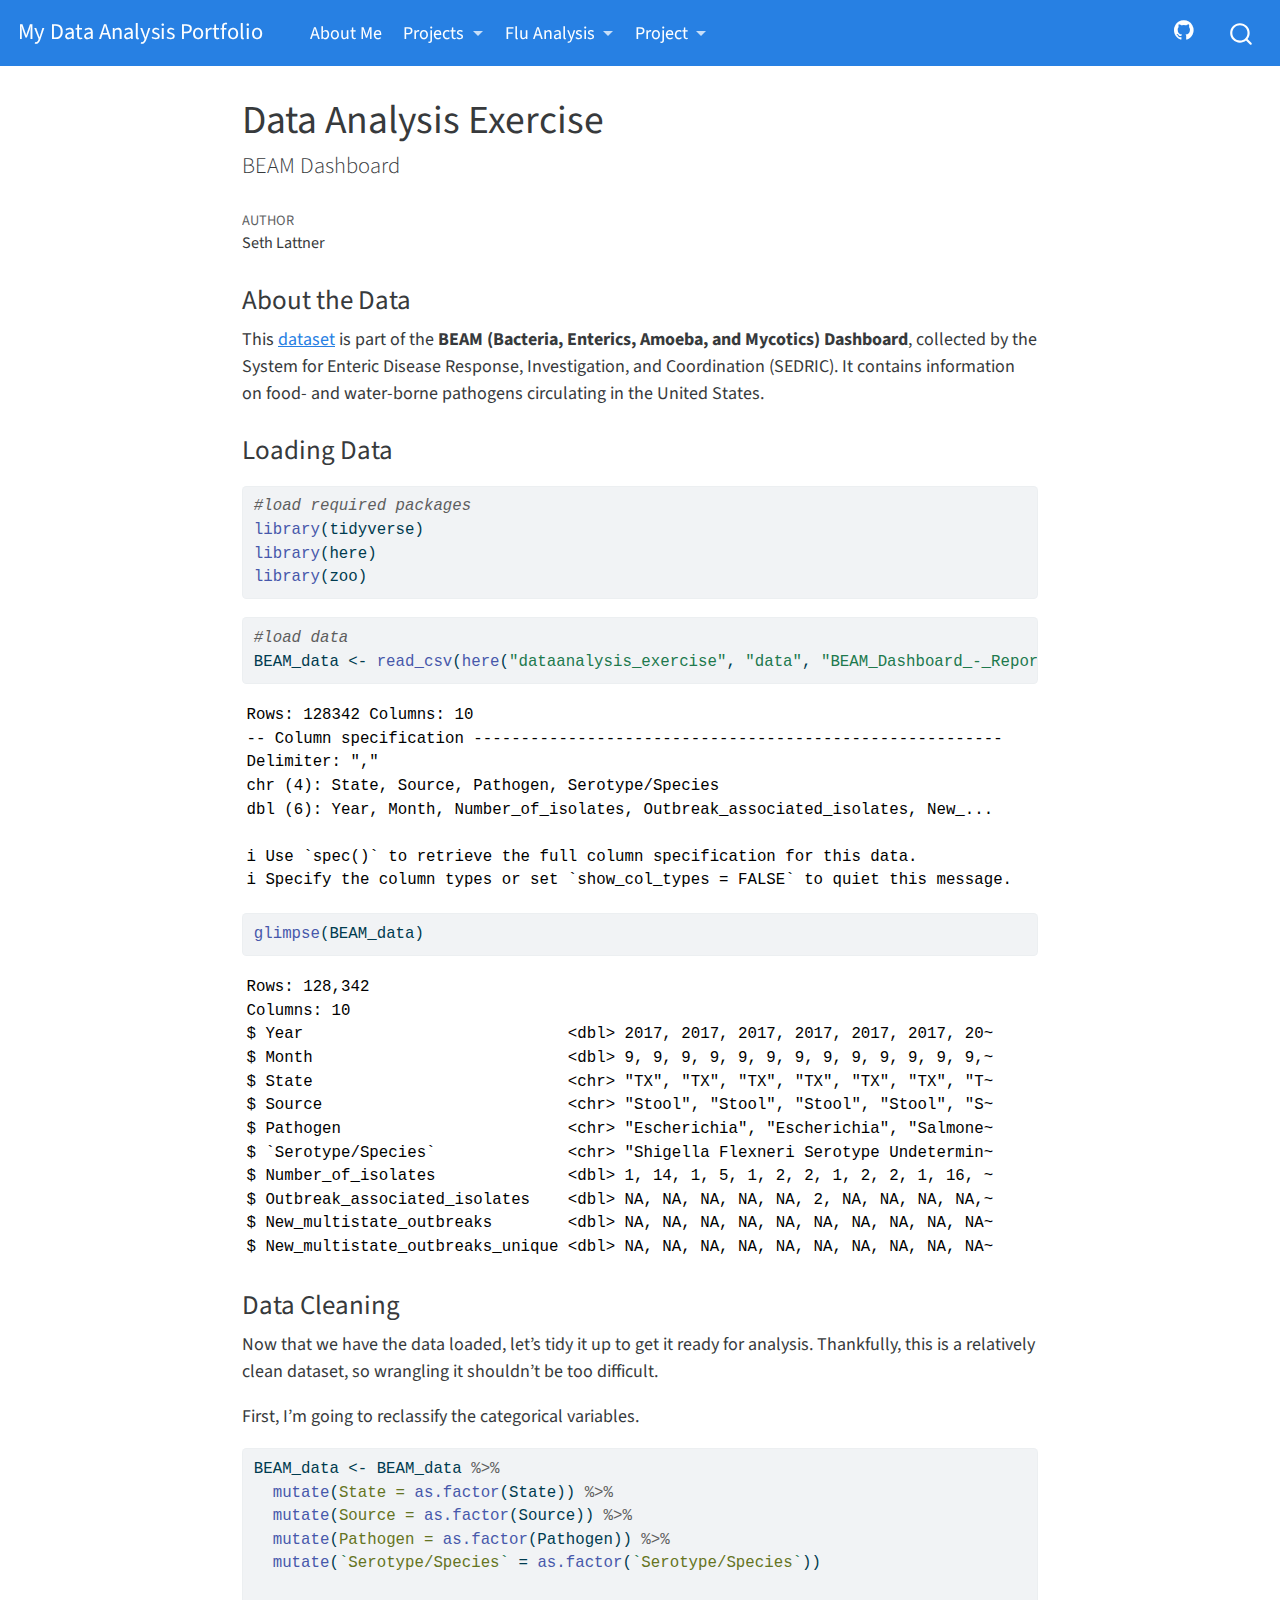
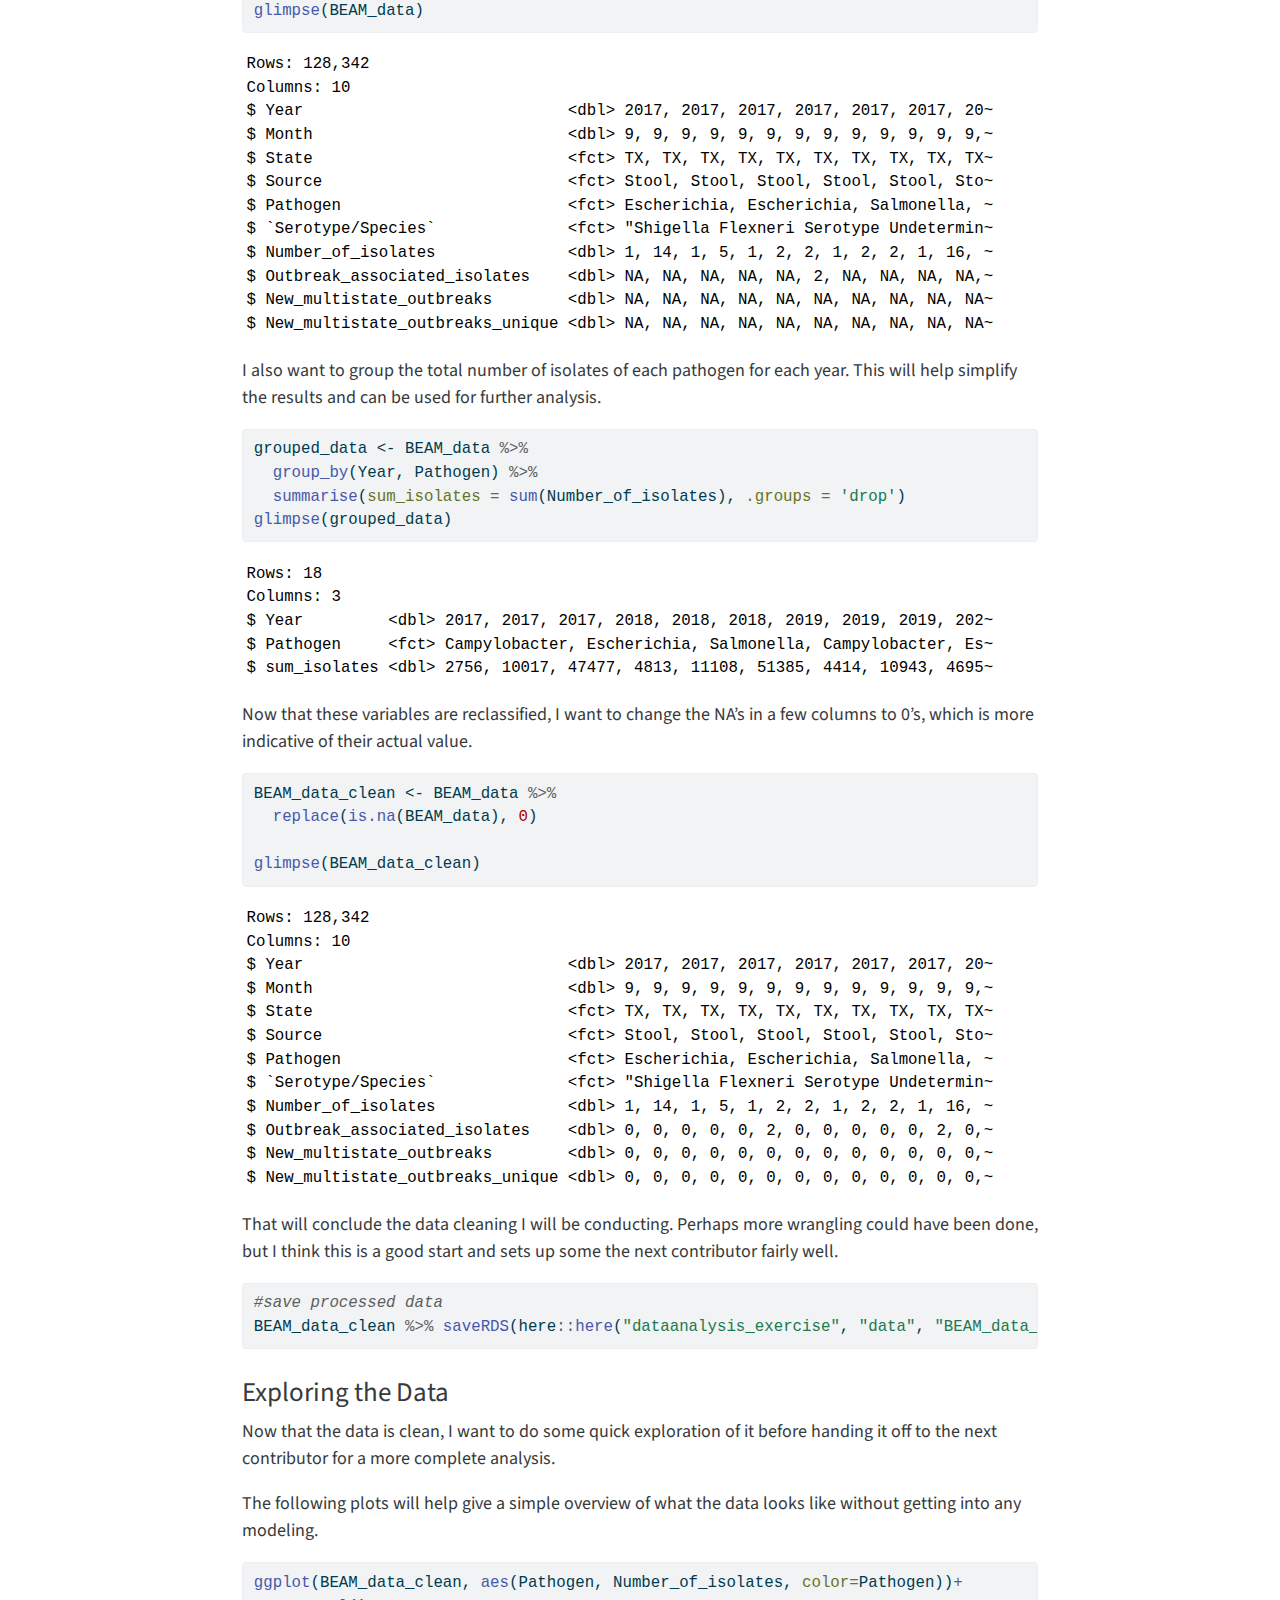
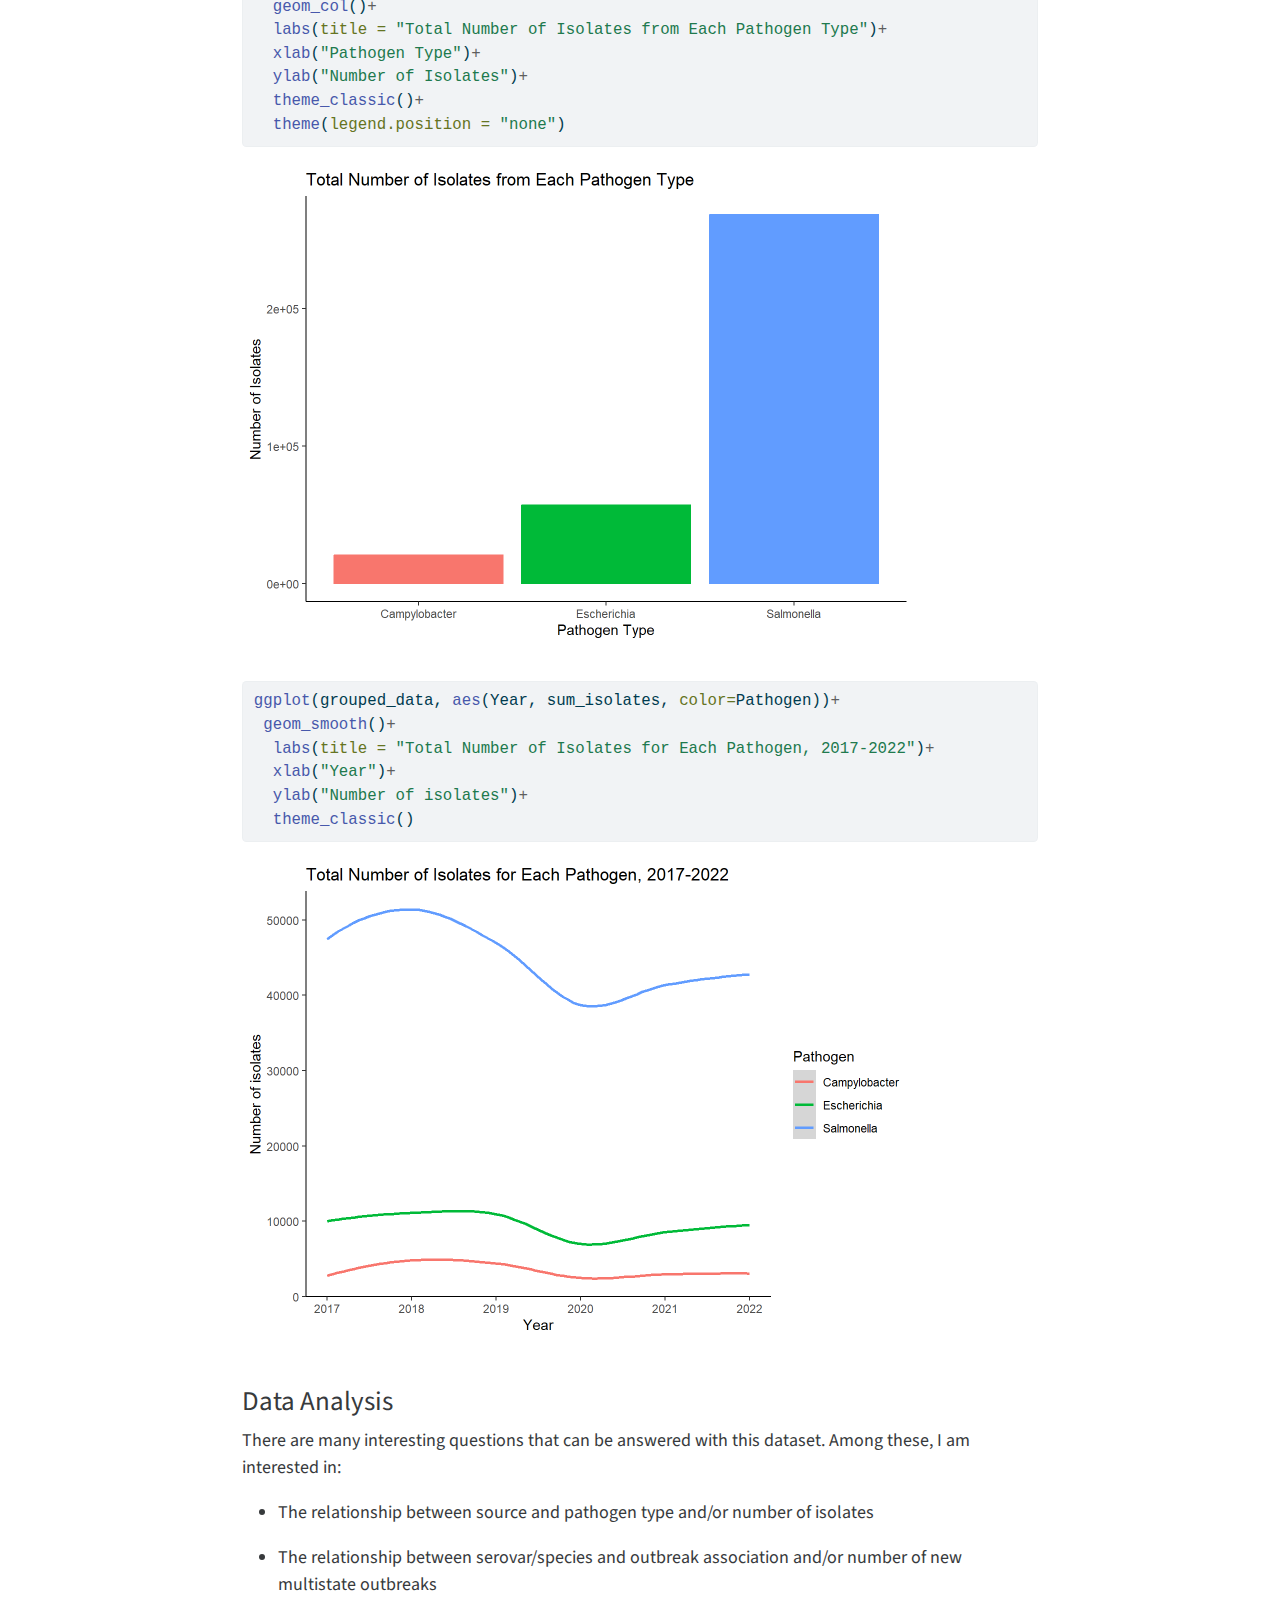
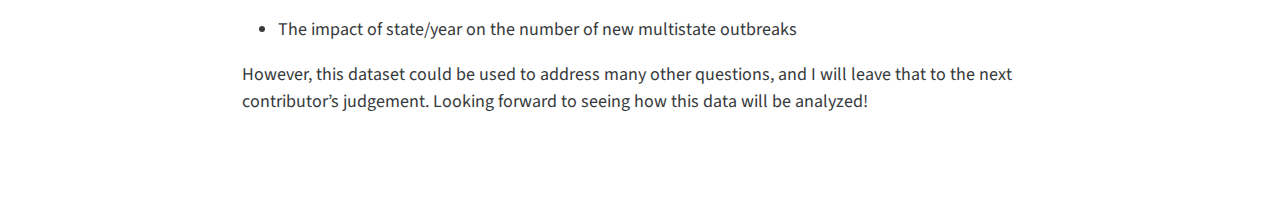
<file: docs/dataanalysis_exercise/code/dataanalysis_exercise.html>
<!DOCTYPE html>
<html xmlns="http://www.w3.org/1999/xhtml" lang="en" xml:lang="en"><head>

<meta charset="utf-8">
<meta name="generator" content="quarto-1.2.313">

<meta name="viewport" content="width=device-width, initial-scale=1.0, user-scalable=yes">

<meta name="author" content="Seth Lattner">

<title>My Data Analysis Portfolio - Data Analysis Exercise</title>
<style>
code{white-space: pre-wrap;}
span.smallcaps{font-variant: small-caps;}
div.columns{display: flex; gap: min(4vw, 1.5em);}
div.column{flex: auto; overflow-x: auto;}
div.hanging-indent{margin-left: 1.5em; text-indent: -1.5em;}
ul.task-list{list-style: none;}
ul.task-list li input[type="checkbox"] {
  width: 0.8em;
  margin: 0 0.8em 0.2em -1.6em;
  vertical-align: middle;
}
pre > code.sourceCode { white-space: pre; position: relative; }
pre > code.sourceCode > span { display: inline-block; line-height: 1.25; }
pre > code.sourceCode > span:empty { height: 1.2em; }
.sourceCode { overflow: visible; }
code.sourceCode > span { color: inherit; text-decoration: inherit; }
div.sourceCode { margin: 1em 0; }
pre.sourceCode { margin: 0; }
@media screen {
div.sourceCode { overflow: auto; }
}
@media print {
pre > code.sourceCode { white-space: pre-wrap; }
pre > code.sourceCode > span { text-indent: -5em; padding-left: 5em; }
}
pre.numberSource code
  { counter-reset: source-line 0; }
pre.numberSource code > span
  { position: relative; left: -4em; counter-increment: source-line; }
pre.numberSource code > span > a:first-child::before
  { content: counter(source-line);
    position: relative; left: -1em; text-align: right; vertical-align: baseline;
    border: none; display: inline-block;
    -webkit-touch-callout: none; -webkit-user-select: none;
    -khtml-user-select: none; -moz-user-select: none;
    -ms-user-select: none; user-select: none;
    padding: 0 4px; width: 4em;
    color: #aaaaaa;
  }
pre.numberSource { margin-left: 3em; border-left: 1px solid #aaaaaa;  padding-left: 4px; }
div.sourceCode
  {   }
@media screen {
pre > code.sourceCode > span > a:first-child::before { text-decoration: underline; }
}
code span.al { color: #ff0000; font-weight: bold; } /* Alert */
code span.an { color: #60a0b0; font-weight: bold; font-style: italic; } /* Annotation */
code span.at { color: #7d9029; } /* Attribute */
code span.bn { color: #40a070; } /* BaseN */
code span.bu { color: #008000; } /* BuiltIn */
code span.cf { color: #007020; font-weight: bold; } /* ControlFlow */
code span.ch { color: #4070a0; } /* Char */
code span.cn { color: #880000; } /* Constant */
code span.co { color: #60a0b0; font-style: italic; } /* Comment */
code span.cv { color: #60a0b0; font-weight: bold; font-style: italic; } /* CommentVar */
code span.do { color: #ba2121; font-style: italic; } /* Documentation */
code span.dt { color: #902000; } /* DataType */
code span.dv { color: #40a070; } /* DecVal */
code span.er { color: #ff0000; font-weight: bold; } /* Error */
code span.ex { } /* Extension */
code span.fl { color: #40a070; } /* Float */
code span.fu { color: #06287e; } /* Function */
code span.im { color: #008000; font-weight: bold; } /* Import */
code span.in { color: #60a0b0; font-weight: bold; font-style: italic; } /* Information */
code span.kw { color: #007020; font-weight: bold; } /* Keyword */
code span.op { color: #666666; } /* Operator */
code span.ot { color: #007020; } /* Other */
code span.pp { color: #bc7a00; } /* Preprocessor */
code span.sc { color: #4070a0; } /* SpecialChar */
code span.ss { color: #bb6688; } /* SpecialString */
code span.st { color: #4070a0; } /* String */
code span.va { color: #19177c; } /* Variable */
code span.vs { color: #4070a0; } /* VerbatimString */
code span.wa { color: #60a0b0; font-weight: bold; font-style: italic; } /* Warning */
</style>


<script src="../../site_libs/quarto-nav/quarto-nav.js"></script>
<script src="../../site_libs/quarto-nav/headroom.min.js"></script>
<script src="../../site_libs/clipboard/clipboard.min.js"></script>
<script src="../../site_libs/quarto-search/autocomplete.umd.js"></script>
<script src="../../site_libs/quarto-search/fuse.min.js"></script>
<script src="../../site_libs/quarto-search/quarto-search.js"></script>
<meta name="quarto:offset" content="../../">
<script src="../../site_libs/quarto-html/quarto.js"></script>
<script src="../../site_libs/quarto-html/popper.min.js"></script>
<script src="../../site_libs/quarto-html/tippy.umd.min.js"></script>
<script src="../../site_libs/quarto-html/anchor.min.js"></script>
<link href="../../site_libs/quarto-html/tippy.css" rel="stylesheet">
<link href="../../site_libs/quarto-html/quarto-syntax-highlighting.css" rel="stylesheet" id="quarto-text-highlighting-styles">
<script src="../../site_libs/bootstrap/bootstrap.min.js"></script>
<link href="../../site_libs/bootstrap/bootstrap-icons.css" rel="stylesheet">
<link href="../../site_libs/bootstrap/bootstrap.min.css" rel="stylesheet" id="quarto-bootstrap" data-mode="light">
<script id="quarto-search-options" type="application/json">{
  "location": "navbar",
  "copy-button": false,
  "collapse-after": 3,
  "panel-placement": "end",
  "type": "overlay",
  "limit": 20,
  "language": {
    "search-no-results-text": "No results",
    "search-matching-documents-text": "matching documents",
    "search-copy-link-title": "Copy link to search",
    "search-hide-matches-text": "Hide additional matches",
    "search-more-match-text": "more match in this document",
    "search-more-matches-text": "more matches in this document",
    "search-clear-button-title": "Clear",
    "search-detached-cancel-button-title": "Cancel",
    "search-submit-button-title": "Submit"
  }
}</script>


<link rel="stylesheet" href="../../styles.css">
</head>

<body class="nav-fixed fullcontent">

<div id="quarto-search-results"></div>
  <header id="quarto-header" class="headroom fixed-top">
    <nav class="navbar navbar-expand-lg navbar-dark ">
      <div class="navbar-container container-fluid">
      <div class="navbar-brand-container">
    <a class="navbar-brand" href="../../index.html">
    <span class="navbar-title">My Data Analysis Portfolio</span>
    </a>
  </div>
          <button class="navbar-toggler" type="button" data-bs-toggle="collapse" data-bs-target="#navbarCollapse" aria-controls="navbarCollapse" aria-expanded="false" aria-label="Toggle navigation" onclick="if (window.quartoToggleHeadroom) { window.quartoToggleHeadroom(); }">
  <span class="navbar-toggler-icon"></span>
</button>
          <div class="collapse navbar-collapse" id="navbarCollapse">
            <ul class="navbar-nav navbar-nav-scroll me-auto">
  <li class="nav-item">
    <a class="nav-link" href="../.././aboutme.html">
 <span class="menu-text">About Me</span></a>
  </li>  
  <li class="nav-item dropdown ">
    <a class="nav-link dropdown-toggle" href="#" id="nav-menu-projects" role="button" data-bs-toggle="dropdown" aria-expanded="false">
 <span class="menu-text">Projects</span>
    </a>
    <ul class="dropdown-menu" aria-labelledby="nav-menu-projects">    
        <li>
    <a class="dropdown-item" href="../.././coding_exercise.html">
 <span class="dropdown-text">R Coding Exercise</span></a>
  </li>  
        <li>
    <a class="dropdown-item" href="../.././dataanalysis_exercise/code/dataanalysis_exercise.html">
 <span class="dropdown-text">Data Analysis Exercise</span></a>
  </li>  
        <li>
    <a class="dropdown-item" href="../.././visualization_exercise.html">
 <span class="dropdown-text">Visualization Exercise</span></a>
  </li>  
        <li>
    <a class="dropdown-item" href="../.././tidytuesday_exercise.html">
 <span class="dropdown-text">Tidy Tuesday Exercise</span></a>
  </li>  
        <li>
    <a class="dropdown-item" href="../.././tidytuesday_exercise2.html">
 <span class="dropdown-text">Tidy Tuesday Exercise 2</span></a>
  </li>  
    </ul>
  </li>
  <li class="nav-item dropdown ">
    <a class="nav-link dropdown-toggle" href="#" id="nav-menu-flu-analysis" role="button" data-bs-toggle="dropdown" aria-expanded="false">
 <span class="menu-text">Flu Analysis</span>
    </a>
    <ul class="dropdown-menu" aria-labelledby="nav-menu-flu-analysis">    
        <li>
    <a class="dropdown-item" href="../.././fluanalysis/code/wrangling.html">
 <span class="dropdown-text">Wrangling</span></a>
  </li>  
        <li>
    <a class="dropdown-item" href="../.././fluanalysis/code/exploration.html">
 <span class="dropdown-text">Exploration</span></a>
  </li>  
        <li>
    <a class="dropdown-item" href="../.././fluanalysis/code/fitting.html">
 <span class="dropdown-text">Fitting</span></a>
  </li>  
        <li>
    <a class="dropdown-item" href="../.././fluanalysis/code/modeleval.html">
 <span class="dropdown-text">Model Evaluation</span></a>
  </li>  
        <li>
    <a class="dropdown-item" href="../.././fluanalysis/code/machinelearning.html">
 <span class="dropdown-text">Machine Learning</span></a>
  </li>  
    </ul>
  </li>
  <li class="nav-item dropdown ">
    <a class="nav-link dropdown-toggle" href="#" id="nav-menu-project" role="button" data-bs-toggle="dropdown" aria-expanded="false">
 <span class="menu-text">Project</span>
    </a>
    <ul class="dropdown-menu" aria-labelledby="nav-menu-project">    
        <li>
    <a class="dropdown-item" href="../.././Project/project.html">
 <span class="dropdown-text">Project</span></a>
  </li>  
    </ul>
  </li>
</ul>
            <ul class="navbar-nav navbar-nav-scroll ms-auto">
  <li class="nav-item compact">
    <a class="nav-link" href="https://github.com/sethlattner/sethlattner-MADA-portfolio.git"><i class="bi bi-github" role="img">
</i> 
 <span class="menu-text"></span></a>
  </li>  
</ul>
              <div id="quarto-search" class="" title="Search"></div>
          </div> <!-- /navcollapse -->
      </div> <!-- /container-fluid -->
    </nav>
</header>
<!-- content -->
<div id="quarto-content" class="quarto-container page-columns page-rows-contents page-layout-article page-navbar">
<!-- sidebar -->
<!-- margin-sidebar -->
    
<!-- main -->
<main class="content" id="quarto-document-content">

<header id="title-block-header" class="quarto-title-block default">
<div class="quarto-title">
<h1 class="title">Data Analysis Exercise</h1>
<p class="subtitle lead">BEAM Dashboard</p>
</div>



<div class="quarto-title-meta">

    <div>
    <div class="quarto-title-meta-heading">Author</div>
    <div class="quarto-title-meta-contents">
             <p>Seth Lattner </p>
          </div>
  </div>
    
  
    
  </div>
  

</header>

<section id="about-the-data" class="level3">
<h3 class="anchored" data-anchor-id="about-the-data">About the Data</h3>
<p>This <a href="https://data.cdc.gov/Foodborne-Waterborne-and-Related-Diseases/BEAM-Dashboard-Report-Data/jbhn-e8xn">dataset</a> is part of the <strong>BEAM (Bacteria, Enterics, Amoeba, and Mycotics) Dashboard</strong>, collected by the System for Enteric Disease Response, Investigation, and Coordination (SEDRIC). It contains information on food- and water-borne pathogens circulating in the United States.</p>
</section>
<section id="loading-data" class="level3">
<h3 class="anchored" data-anchor-id="loading-data">Loading Data</h3>
<div class="cell">
<div class="sourceCode cell-code" id="cb1"><pre class="sourceCode r code-with-copy"><code class="sourceCode r"><span id="cb1-1"><a href="#cb1-1" aria-hidden="true" tabindex="-1"></a><span class="co">#load required packages</span></span>
<span id="cb1-2"><a href="#cb1-2" aria-hidden="true" tabindex="-1"></a><span class="fu">library</span>(tidyverse)</span>
<span id="cb1-3"><a href="#cb1-3" aria-hidden="true" tabindex="-1"></a><span class="fu">library</span>(here)</span>
<span id="cb1-4"><a href="#cb1-4" aria-hidden="true" tabindex="-1"></a><span class="fu">library</span>(zoo)</span></code><button title="Copy to Clipboard" class="code-copy-button"><i class="bi"></i></button></pre></div>
</div>
<div class="cell">
<div class="sourceCode cell-code" id="cb2"><pre class="sourceCode r code-with-copy"><code class="sourceCode r"><span id="cb2-1"><a href="#cb2-1" aria-hidden="true" tabindex="-1"></a><span class="co">#load data</span></span>
<span id="cb2-2"><a href="#cb2-2" aria-hidden="true" tabindex="-1"></a>BEAM_data <span class="ot">&lt;-</span> <span class="fu">read_csv</span>(<span class="fu">here</span>(<span class="st">"dataanalysis_exercise"</span>, <span class="st">"data"</span>, <span class="st">"BEAM_Dashboard_-_Report_Data.csv"</span>))</span></code><button title="Copy to Clipboard" class="code-copy-button"><i class="bi"></i></button></pre></div>
<div class="cell-output cell-output-stderr">
<pre><code>Rows: 128342 Columns: 10
-- Column specification --------------------------------------------------------
Delimiter: ","
chr (4): State, Source, Pathogen, Serotype/Species
dbl (6): Year, Month, Number_of_isolates, Outbreak_associated_isolates, New_...

i Use `spec()` to retrieve the full column specification for this data.
i Specify the column types or set `show_col_types = FALSE` to quiet this message.</code></pre>
</div>
<div class="sourceCode cell-code" id="cb4"><pre class="sourceCode r code-with-copy"><code class="sourceCode r"><span id="cb4-1"><a href="#cb4-1" aria-hidden="true" tabindex="-1"></a><span class="fu">glimpse</span>(BEAM_data)</span></code><button title="Copy to Clipboard" class="code-copy-button"><i class="bi"></i></button></pre></div>
<div class="cell-output cell-output-stdout">
<pre><code>Rows: 128,342
Columns: 10
$ Year                            &lt;dbl&gt; 2017, 2017, 2017, 2017, 2017, 2017, 20~
$ Month                           &lt;dbl&gt; 9, 9, 9, 9, 9, 9, 9, 9, 9, 9, 9, 9, 9,~
$ State                           &lt;chr&gt; "TX", "TX", "TX", "TX", "TX", "TX", "T~
$ Source                          &lt;chr&gt; "Stool", "Stool", "Stool", "Stool", "S~
$ Pathogen                        &lt;chr&gt; "Escherichia", "Escherichia", "Salmone~
$ `Serotype/Species`              &lt;chr&gt; "Shigella Flexneri Serotype Undetermin~
$ Number_of_isolates              &lt;dbl&gt; 1, 14, 1, 5, 1, 2, 2, 1, 2, 2, 1, 16, ~
$ Outbreak_associated_isolates    &lt;dbl&gt; NA, NA, NA, NA, NA, 2, NA, NA, NA, NA,~
$ New_multistate_outbreaks        &lt;dbl&gt; NA, NA, NA, NA, NA, NA, NA, NA, NA, NA~
$ New_multistate_outbreaks_unique &lt;dbl&gt; NA, NA, NA, NA, NA, NA, NA, NA, NA, NA~</code></pre>
</div>
</div>
</section>
<section id="data-cleaning" class="level3">
<h3 class="anchored" data-anchor-id="data-cleaning">Data Cleaning</h3>
<p>Now that we have the data loaded, let’s tidy it up to get it ready for analysis. Thankfully, this is a relatively clean dataset, so wrangling it shouldn’t be too difficult.</p>
<p>First, I’m going to reclassify the categorical variables.</p>
<div class="cell">
<div class="sourceCode cell-code" id="cb6"><pre class="sourceCode r code-with-copy"><code class="sourceCode r"><span id="cb6-1"><a href="#cb6-1" aria-hidden="true" tabindex="-1"></a>BEAM_data <span class="ot">&lt;-</span> BEAM_data <span class="sc">%&gt;%</span></span>
<span id="cb6-2"><a href="#cb6-2" aria-hidden="true" tabindex="-1"></a>  <span class="fu">mutate</span>(<span class="at">State =</span> <span class="fu">as.factor</span>(State)) <span class="sc">%&gt;%</span></span>
<span id="cb6-3"><a href="#cb6-3" aria-hidden="true" tabindex="-1"></a>  <span class="fu">mutate</span>(<span class="at">Source =</span> <span class="fu">as.factor</span>(Source)) <span class="sc">%&gt;%</span></span>
<span id="cb6-4"><a href="#cb6-4" aria-hidden="true" tabindex="-1"></a>  <span class="fu">mutate</span>(<span class="at">Pathogen =</span> <span class="fu">as.factor</span>(Pathogen)) <span class="sc">%&gt;%</span></span>
<span id="cb6-5"><a href="#cb6-5" aria-hidden="true" tabindex="-1"></a>  <span class="fu">mutate</span>(<span class="st">`</span><span class="at">Serotype/Species</span><span class="st">`</span> <span class="ot">=</span> <span class="fu">as.factor</span>(<span class="st">`</span><span class="at">Serotype/Species</span><span class="st">`</span>))</span>
<span id="cb6-6"><a href="#cb6-6" aria-hidden="true" tabindex="-1"></a></span>
<span id="cb6-7"><a href="#cb6-7" aria-hidden="true" tabindex="-1"></a><span class="fu">glimpse</span>(BEAM_data)  </span></code><button title="Copy to Clipboard" class="code-copy-button"><i class="bi"></i></button></pre></div>
<div class="cell-output cell-output-stdout">
<pre><code>Rows: 128,342
Columns: 10
$ Year                            &lt;dbl&gt; 2017, 2017, 2017, 2017, 2017, 2017, 20~
$ Month                           &lt;dbl&gt; 9, 9, 9, 9, 9, 9, 9, 9, 9, 9, 9, 9, 9,~
$ State                           &lt;fct&gt; TX, TX, TX, TX, TX, TX, TX, TX, TX, TX~
$ Source                          &lt;fct&gt; Stool, Stool, Stool, Stool, Stool, Sto~
$ Pathogen                        &lt;fct&gt; Escherichia, Escherichia, Salmonella, ~
$ `Serotype/Species`              &lt;fct&gt; "Shigella Flexneri Serotype Undetermin~
$ Number_of_isolates              &lt;dbl&gt; 1, 14, 1, 5, 1, 2, 2, 1, 2, 2, 1, 16, ~
$ Outbreak_associated_isolates    &lt;dbl&gt; NA, NA, NA, NA, NA, 2, NA, NA, NA, NA,~
$ New_multistate_outbreaks        &lt;dbl&gt; NA, NA, NA, NA, NA, NA, NA, NA, NA, NA~
$ New_multistate_outbreaks_unique &lt;dbl&gt; NA, NA, NA, NA, NA, NA, NA, NA, NA, NA~</code></pre>
</div>
</div>
<p>I also want to group the total number of isolates of each pathogen for each year. This will help simplify the results and can be used for further analysis.</p>
<div class="cell">
<div class="sourceCode cell-code" id="cb8"><pre class="sourceCode r code-with-copy"><code class="sourceCode r"><span id="cb8-1"><a href="#cb8-1" aria-hidden="true" tabindex="-1"></a>grouped_data <span class="ot">&lt;-</span> BEAM_data <span class="sc">%&gt;%</span></span>
<span id="cb8-2"><a href="#cb8-2" aria-hidden="true" tabindex="-1"></a>  <span class="fu">group_by</span>(Year, Pathogen) <span class="sc">%&gt;%</span></span>
<span id="cb8-3"><a href="#cb8-3" aria-hidden="true" tabindex="-1"></a>  <span class="fu">summarise</span>(<span class="at">sum_isolates =</span> <span class="fu">sum</span>(Number_of_isolates), <span class="at">.groups =</span> <span class="st">'drop'</span>)</span>
<span id="cb8-4"><a href="#cb8-4" aria-hidden="true" tabindex="-1"></a><span class="fu">glimpse</span>(grouped_data)</span></code><button title="Copy to Clipboard" class="code-copy-button"><i class="bi"></i></button></pre></div>
<div class="cell-output cell-output-stdout">
<pre><code>Rows: 18
Columns: 3
$ Year         &lt;dbl&gt; 2017, 2017, 2017, 2018, 2018, 2018, 2019, 2019, 2019, 202~
$ Pathogen     &lt;fct&gt; Campylobacter, Escherichia, Salmonella, Campylobacter, Es~
$ sum_isolates &lt;dbl&gt; 2756, 10017, 47477, 4813, 11108, 51385, 4414, 10943, 4695~</code></pre>
</div>
</div>
<p>Now that these variables are reclassified, I want to change the NA’s in a few columns to 0’s, which is more indicative of their actual value.</p>
<div class="cell">
<div class="sourceCode cell-code" id="cb10"><pre class="sourceCode r code-with-copy"><code class="sourceCode r"><span id="cb10-1"><a href="#cb10-1" aria-hidden="true" tabindex="-1"></a>BEAM_data_clean <span class="ot">&lt;-</span> BEAM_data <span class="sc">%&gt;%</span></span>
<span id="cb10-2"><a href="#cb10-2" aria-hidden="true" tabindex="-1"></a>  <span class="fu">replace</span>(<span class="fu">is.na</span>(BEAM_data), <span class="dv">0</span>)</span>
<span id="cb10-3"><a href="#cb10-3" aria-hidden="true" tabindex="-1"></a></span>
<span id="cb10-4"><a href="#cb10-4" aria-hidden="true" tabindex="-1"></a><span class="fu">glimpse</span>(BEAM_data_clean)</span></code><button title="Copy to Clipboard" class="code-copy-button"><i class="bi"></i></button></pre></div>
<div class="cell-output cell-output-stdout">
<pre><code>Rows: 128,342
Columns: 10
$ Year                            &lt;dbl&gt; 2017, 2017, 2017, 2017, 2017, 2017, 20~
$ Month                           &lt;dbl&gt; 9, 9, 9, 9, 9, 9, 9, 9, 9, 9, 9, 9, 9,~
$ State                           &lt;fct&gt; TX, TX, TX, TX, TX, TX, TX, TX, TX, TX~
$ Source                          &lt;fct&gt; Stool, Stool, Stool, Stool, Stool, Sto~
$ Pathogen                        &lt;fct&gt; Escherichia, Escherichia, Salmonella, ~
$ `Serotype/Species`              &lt;fct&gt; "Shigella Flexneri Serotype Undetermin~
$ Number_of_isolates              &lt;dbl&gt; 1, 14, 1, 5, 1, 2, 2, 1, 2, 2, 1, 16, ~
$ Outbreak_associated_isolates    &lt;dbl&gt; 0, 0, 0, 0, 0, 2, 0, 0, 0, 0, 0, 2, 0,~
$ New_multistate_outbreaks        &lt;dbl&gt; 0, 0, 0, 0, 0, 0, 0, 0, 0, 0, 0, 0, 0,~
$ New_multistate_outbreaks_unique &lt;dbl&gt; 0, 0, 0, 0, 0, 0, 0, 0, 0, 0, 0, 0, 0,~</code></pre>
</div>
</div>
<p>That will conclude the data cleaning I will be conducting. Perhaps more wrangling could have been done, but I think this is a good start and sets up some the next contributor fairly well.</p>
<div class="cell">
<div class="sourceCode cell-code" id="cb12"><pre class="sourceCode r code-with-copy"><code class="sourceCode r"><span id="cb12-1"><a href="#cb12-1" aria-hidden="true" tabindex="-1"></a><span class="co">#save processed data</span></span>
<span id="cb12-2"><a href="#cb12-2" aria-hidden="true" tabindex="-1"></a>BEAM_data_clean <span class="sc">%&gt;%</span> <span class="fu">saveRDS</span>(here<span class="sc">::</span><span class="fu">here</span>(<span class="st">"dataanalysis_exercise"</span>, <span class="st">"data"</span>, <span class="st">"BEAM_data_clean.rds"</span>))</span></code><button title="Copy to Clipboard" class="code-copy-button"><i class="bi"></i></button></pre></div>
</div>
</section>
<section id="exploring-the-data" class="level3">
<h3 class="anchored" data-anchor-id="exploring-the-data">Exploring the Data</h3>
<p>Now that the data is clean, I want to do some quick exploration of it before handing it off to the next contributor for a more complete analysis.</p>
<p>The following plots will help give a simple overview of what the data looks like without getting into any modeling.</p>
<div class="cell">
<div class="sourceCode cell-code" id="cb13"><pre class="sourceCode r code-with-copy"><code class="sourceCode r"><span id="cb13-1"><a href="#cb13-1" aria-hidden="true" tabindex="-1"></a><span class="fu">ggplot</span>(BEAM_data_clean, <span class="fu">aes</span>(Pathogen, Number_of_isolates, <span class="at">color=</span>Pathogen))<span class="sc">+</span></span>
<span id="cb13-2"><a href="#cb13-2" aria-hidden="true" tabindex="-1"></a>  <span class="fu">geom_col</span>()<span class="sc">+</span></span>
<span id="cb13-3"><a href="#cb13-3" aria-hidden="true" tabindex="-1"></a>  <span class="fu">labs</span>(<span class="at">title =</span> <span class="st">"Total Number of Isolates from Each Pathogen Type"</span>)<span class="sc">+</span></span>
<span id="cb13-4"><a href="#cb13-4" aria-hidden="true" tabindex="-1"></a>  <span class="fu">xlab</span>(<span class="st">"Pathogen Type"</span>)<span class="sc">+</span></span>
<span id="cb13-5"><a href="#cb13-5" aria-hidden="true" tabindex="-1"></a>  <span class="fu">ylab</span>(<span class="st">"Number of Isolates"</span>)<span class="sc">+</span></span>
<span id="cb13-6"><a href="#cb13-6" aria-hidden="true" tabindex="-1"></a>  <span class="fu">theme_classic</span>()<span class="sc">+</span></span>
<span id="cb13-7"><a href="#cb13-7" aria-hidden="true" tabindex="-1"></a>  <span class="fu">theme</span>(<span class="at">legend.position =</span> <span class="st">"none"</span>)</span></code><button title="Copy to Clipboard" class="code-copy-button"><i class="bi"></i></button></pre></div>
<div class="cell-output-display">
<p><img src="dataanalysis_exercise_files/figure-html/unnamed-chunk-7-1.png" class="img-fluid" width="672"></p>
</div>
<div class="sourceCode cell-code" id="cb14"><pre class="sourceCode r code-with-copy"><code class="sourceCode r"><span id="cb14-1"><a href="#cb14-1" aria-hidden="true" tabindex="-1"></a><span class="fu">ggplot</span>(grouped_data, <span class="fu">aes</span>(Year, sum_isolates, <span class="at">color=</span>Pathogen))<span class="sc">+</span></span>
<span id="cb14-2"><a href="#cb14-2" aria-hidden="true" tabindex="-1"></a> <span class="fu">geom_smooth</span>()<span class="sc">+</span></span>
<span id="cb14-3"><a href="#cb14-3" aria-hidden="true" tabindex="-1"></a>  <span class="fu">labs</span>(<span class="at">title =</span> <span class="st">"Total Number of Isolates for Each Pathogen, 2017-2022"</span>)<span class="sc">+</span></span>
<span id="cb14-4"><a href="#cb14-4" aria-hidden="true" tabindex="-1"></a>  <span class="fu">xlab</span>(<span class="st">"Year"</span>)<span class="sc">+</span></span>
<span id="cb14-5"><a href="#cb14-5" aria-hidden="true" tabindex="-1"></a>  <span class="fu">ylab</span>(<span class="st">"Number of isolates"</span>)<span class="sc">+</span></span>
<span id="cb14-6"><a href="#cb14-6" aria-hidden="true" tabindex="-1"></a>  <span class="fu">theme_classic</span>()</span></code><button title="Copy to Clipboard" class="code-copy-button"><i class="bi"></i></button></pre></div>
<div class="cell-output-display">
<p><img src="dataanalysis_exercise_files/figure-html/unnamed-chunk-7-2.png" class="img-fluid" width="672"></p>
</div>
</div>
</section>
<section id="data-analysis" class="level3">
<h3 class="anchored" data-anchor-id="data-analysis">Data Analysis</h3>
<p>There are many interesting questions that can be answered with this dataset. Among these, I am interested in:</p>
<ul>
<li><p>The relationship between source and pathogen type and/or number of isolates</p></li>
<li><p>The relationship between serovar/species and outbreak association and/or number of new multistate outbreaks</p></li>
<li><p>The impact of state/year on the number of new multistate outbreaks</p></li>
</ul>
<p>However, this dataset could be used to address many other questions, and I will leave that to the next contributor’s judgement. Looking forward to seeing how this data will be analyzed!</p>


</section>

</main> <!-- /main -->
<script id="quarto-html-after-body" type="application/javascript">
window.document.addEventListener("DOMContentLoaded", function (event) {
  const toggleBodyColorMode = (bsSheetEl) => {
    const mode = bsSheetEl.getAttribute("data-mode");
    const bodyEl = window.document.querySelector("body");
    if (mode === "dark") {
      bodyEl.classList.add("quarto-dark");
      bodyEl.classList.remove("quarto-light");
    } else {
      bodyEl.classList.add("quarto-light");
      bodyEl.classList.remove("quarto-dark");
    }
  }
  const toggleBodyColorPrimary = () => {
    const bsSheetEl = window.document.querySelector("link#quarto-bootstrap");
    if (bsSheetEl) {
      toggleBodyColorMode(bsSheetEl);
    }
  }
  toggleBodyColorPrimary();  
  const icon = "";
  const anchorJS = new window.AnchorJS();
  anchorJS.options = {
    placement: 'right',
    icon: icon
  };
  anchorJS.add('.anchored');
  const clipboard = new window.ClipboardJS('.code-copy-button', {
    target: function(trigger) {
      return trigger.previousElementSibling;
    }
  });
  clipboard.on('success', function(e) {
    // button target
    const button = e.trigger;
    // don't keep focus
    button.blur();
    // flash "checked"
    button.classList.add('code-copy-button-checked');
    var currentTitle = button.getAttribute("title");
    button.setAttribute("title", "Copied!");
    let tooltip;
    if (window.bootstrap) {
      button.setAttribute("data-bs-toggle", "tooltip");
      button.setAttribute("data-bs-placement", "left");
      button.setAttribute("data-bs-title", "Copied!");
      tooltip = new bootstrap.Tooltip(button, 
        { trigger: "manual", 
          customClass: "code-copy-button-tooltip",
          offset: [0, -8]});
      tooltip.show();    
    }
    setTimeout(function() {
      if (tooltip) {
        tooltip.hide();
        button.removeAttribute("data-bs-title");
        button.removeAttribute("data-bs-toggle");
        button.removeAttribute("data-bs-placement");
      }
      button.setAttribute("title", currentTitle);
      button.classList.remove('code-copy-button-checked');
    }, 1000);
    // clear code selection
    e.clearSelection();
  });
  function tippyHover(el, contentFn) {
    const config = {
      allowHTML: true,
      content: contentFn,
      maxWidth: 500,
      delay: 100,
      arrow: false,
      appendTo: function(el) {
          return el.parentElement;
      },
      interactive: true,
      interactiveBorder: 10,
      theme: 'quarto',
      placement: 'bottom-start'
    };
    window.tippy(el, config); 
  }
  const noterefs = window.document.querySelectorAll('a[role="doc-noteref"]');
  for (var i=0; i<noterefs.length; i++) {
    const ref = noterefs[i];
    tippyHover(ref, function() {
      // use id or data attribute instead here
      let href = ref.getAttribute('data-footnote-href') || ref.getAttribute('href');
      try { href = new URL(href).hash; } catch {}
      const id = href.replace(/^#\/?/, "");
      const note = window.document.getElementById(id);
      return note.innerHTML;
    });
  }
  const findCites = (el) => {
    const parentEl = el.parentElement;
    if (parentEl) {
      const cites = parentEl.dataset.cites;
      if (cites) {
        return {
          el,
          cites: cites.split(' ')
        };
      } else {
        return findCites(el.parentElement)
      }
    } else {
      return undefined;
    }
  };
  var bibliorefs = window.document.querySelectorAll('a[role="doc-biblioref"]');
  for (var i=0; i<bibliorefs.length; i++) {
    const ref = bibliorefs[i];
    const citeInfo = findCites(ref);
    if (citeInfo) {
      tippyHover(citeInfo.el, function() {
        var popup = window.document.createElement('div');
        citeInfo.cites.forEach(function(cite) {
          var citeDiv = window.document.createElement('div');
          citeDiv.classList.add('hanging-indent');
          citeDiv.classList.add('csl-entry');
          var biblioDiv = window.document.getElementById('ref-' + cite);
          if (biblioDiv) {
            citeDiv.innerHTML = biblioDiv.innerHTML;
          }
          popup.appendChild(citeDiv);
        });
        return popup.innerHTML;
      });
    }
  }
});
</script>
</div> <!-- /content -->



</body></html>
</file>
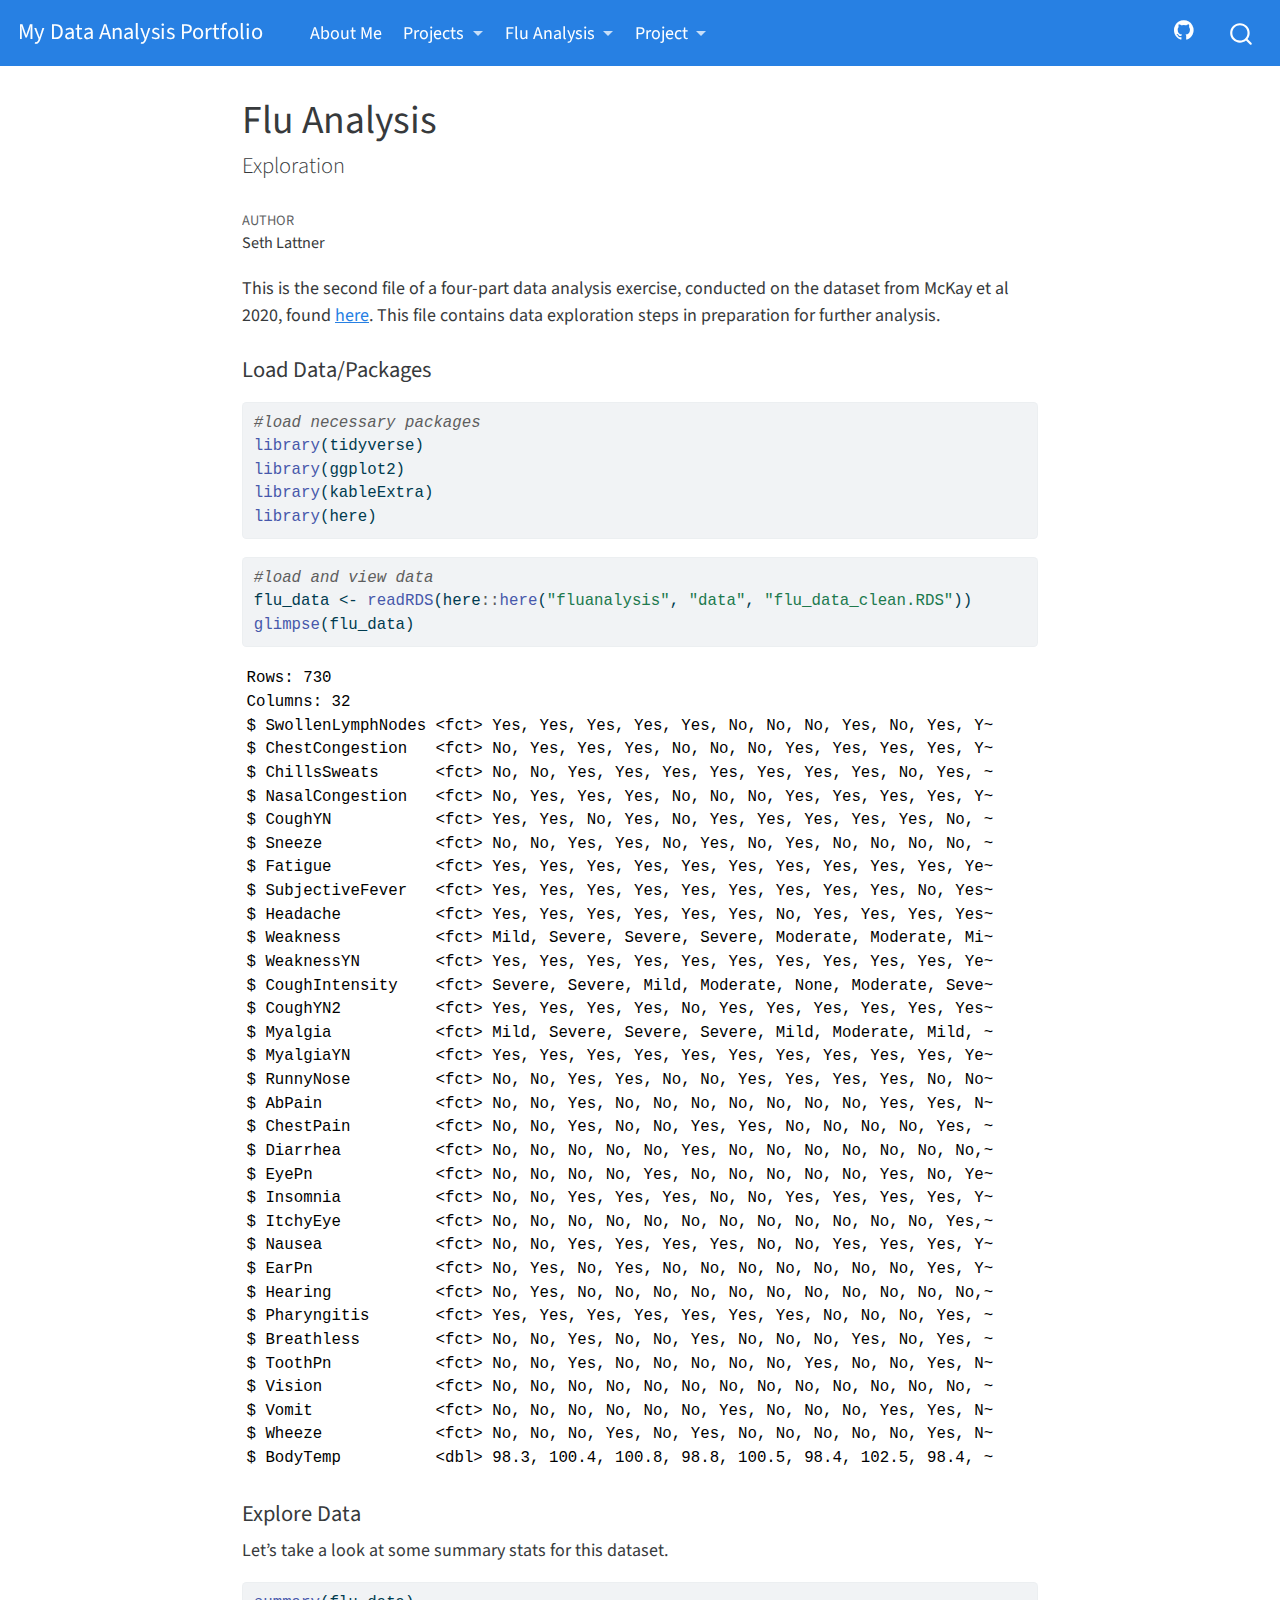
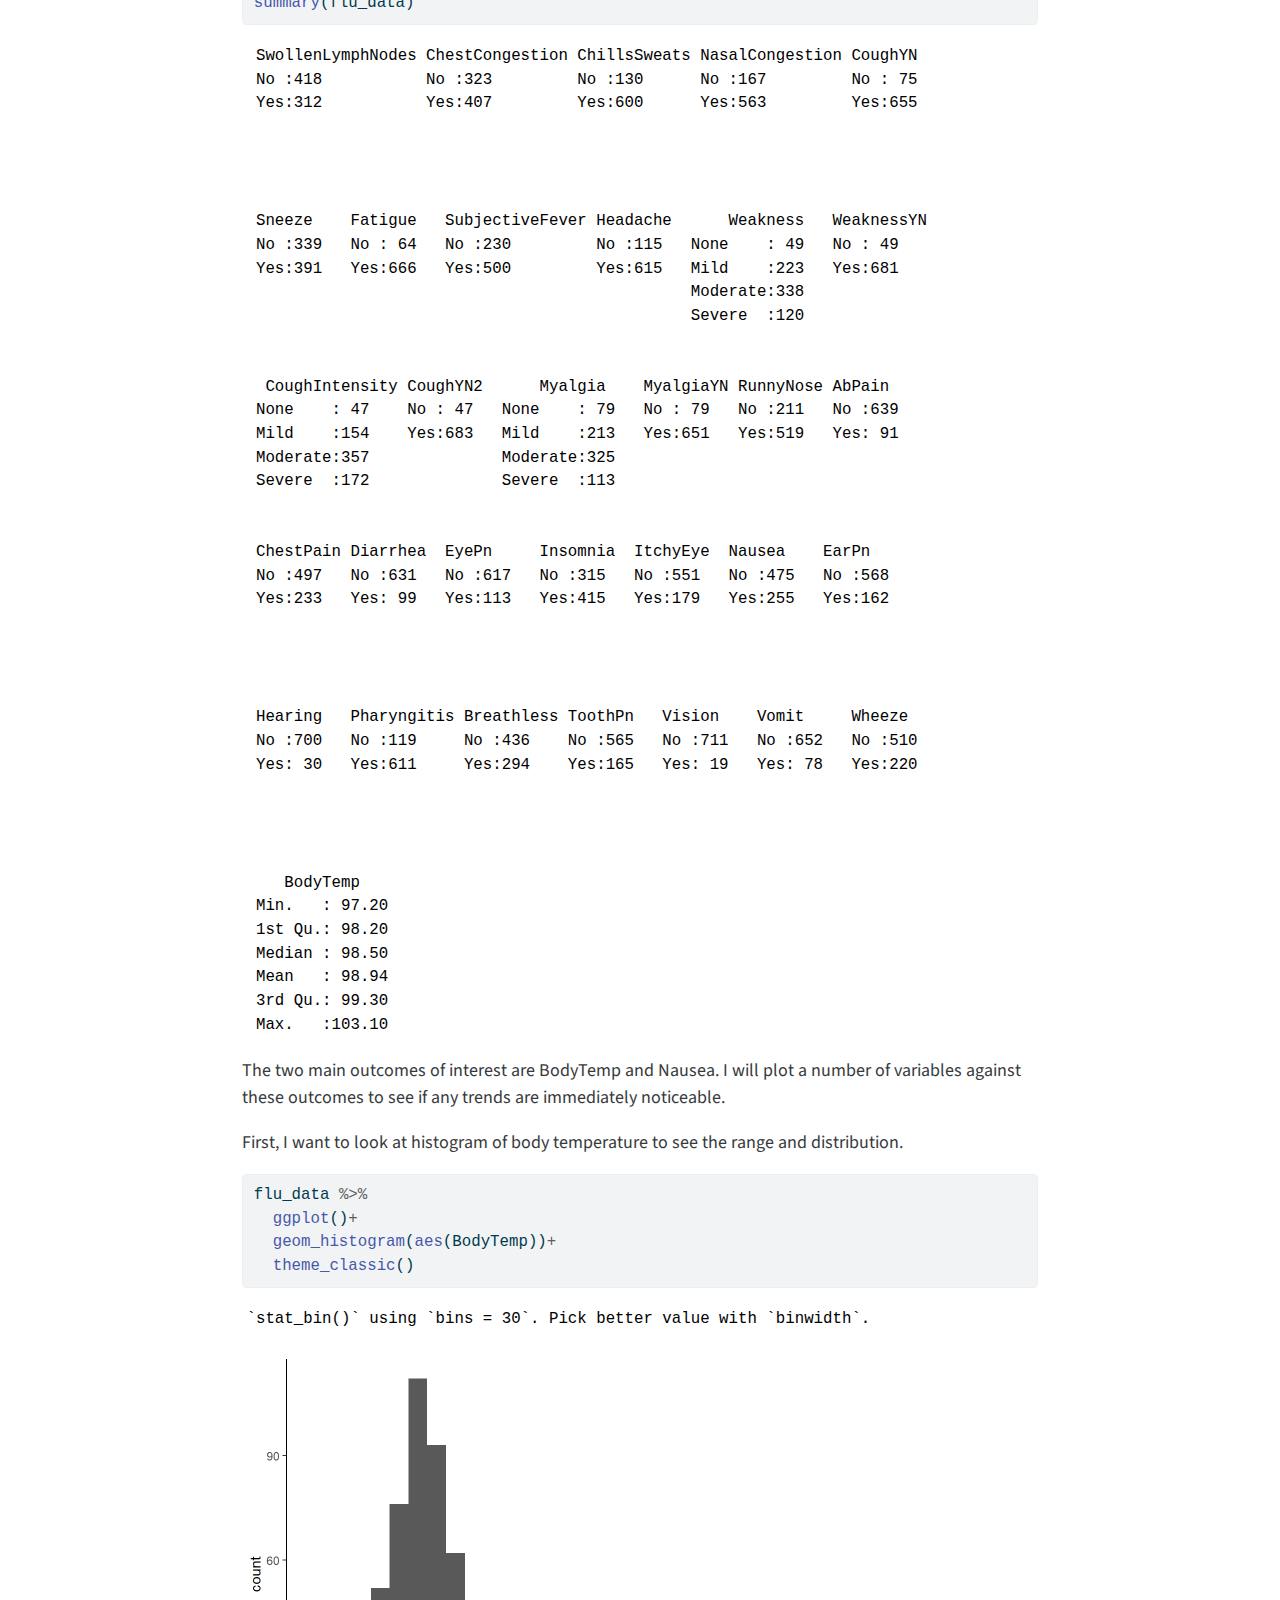
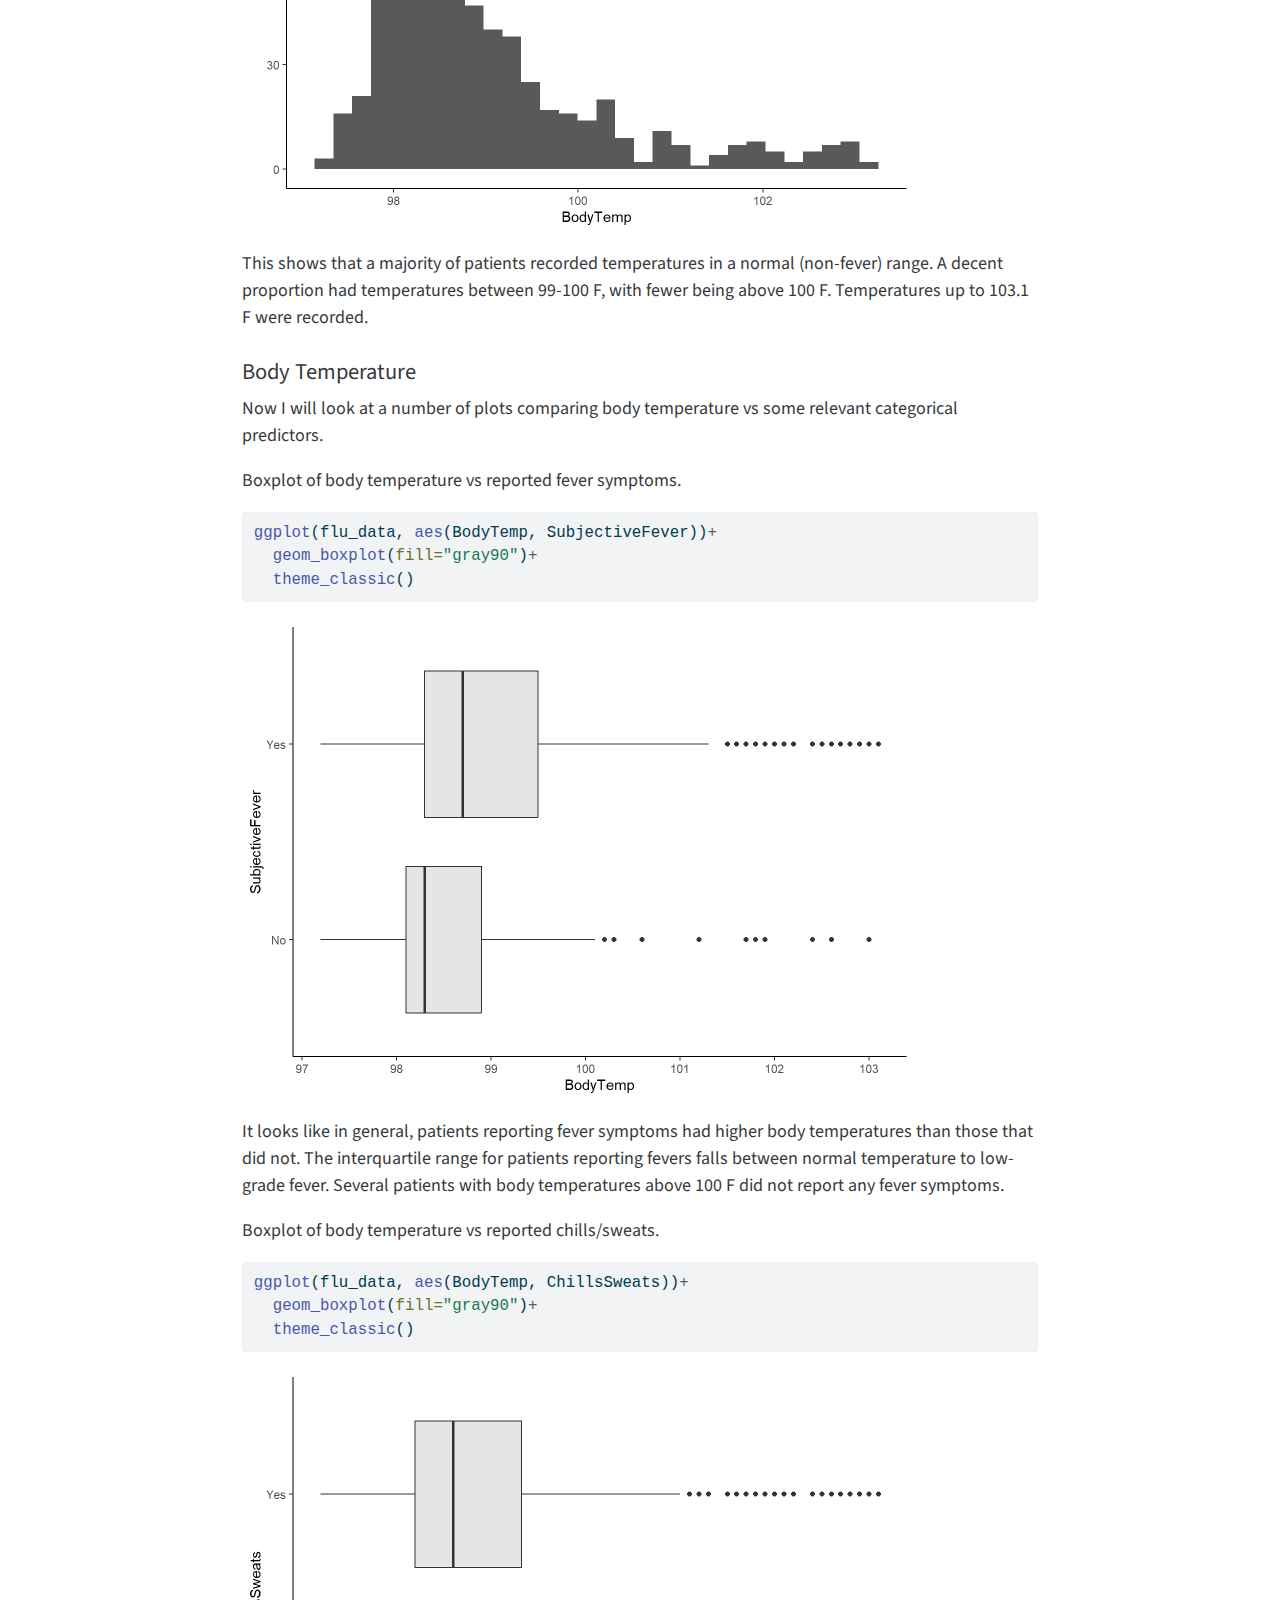
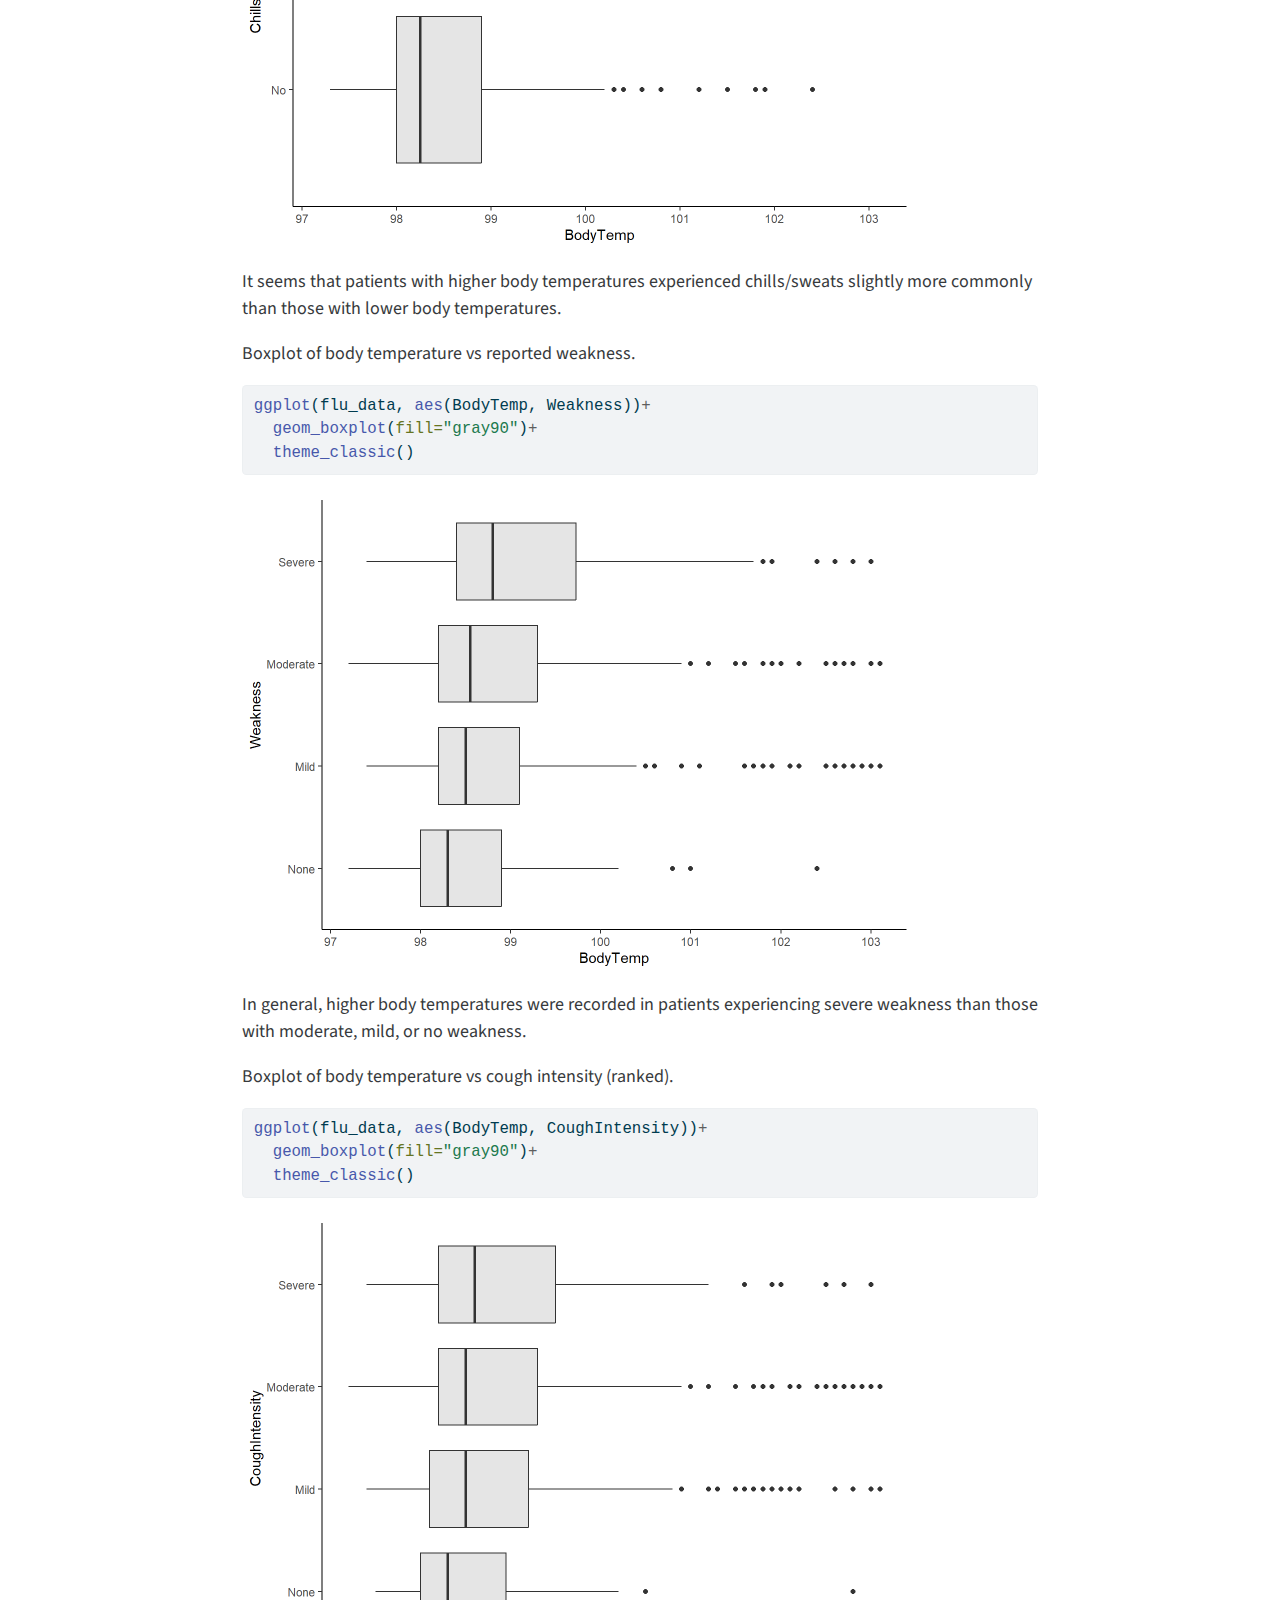
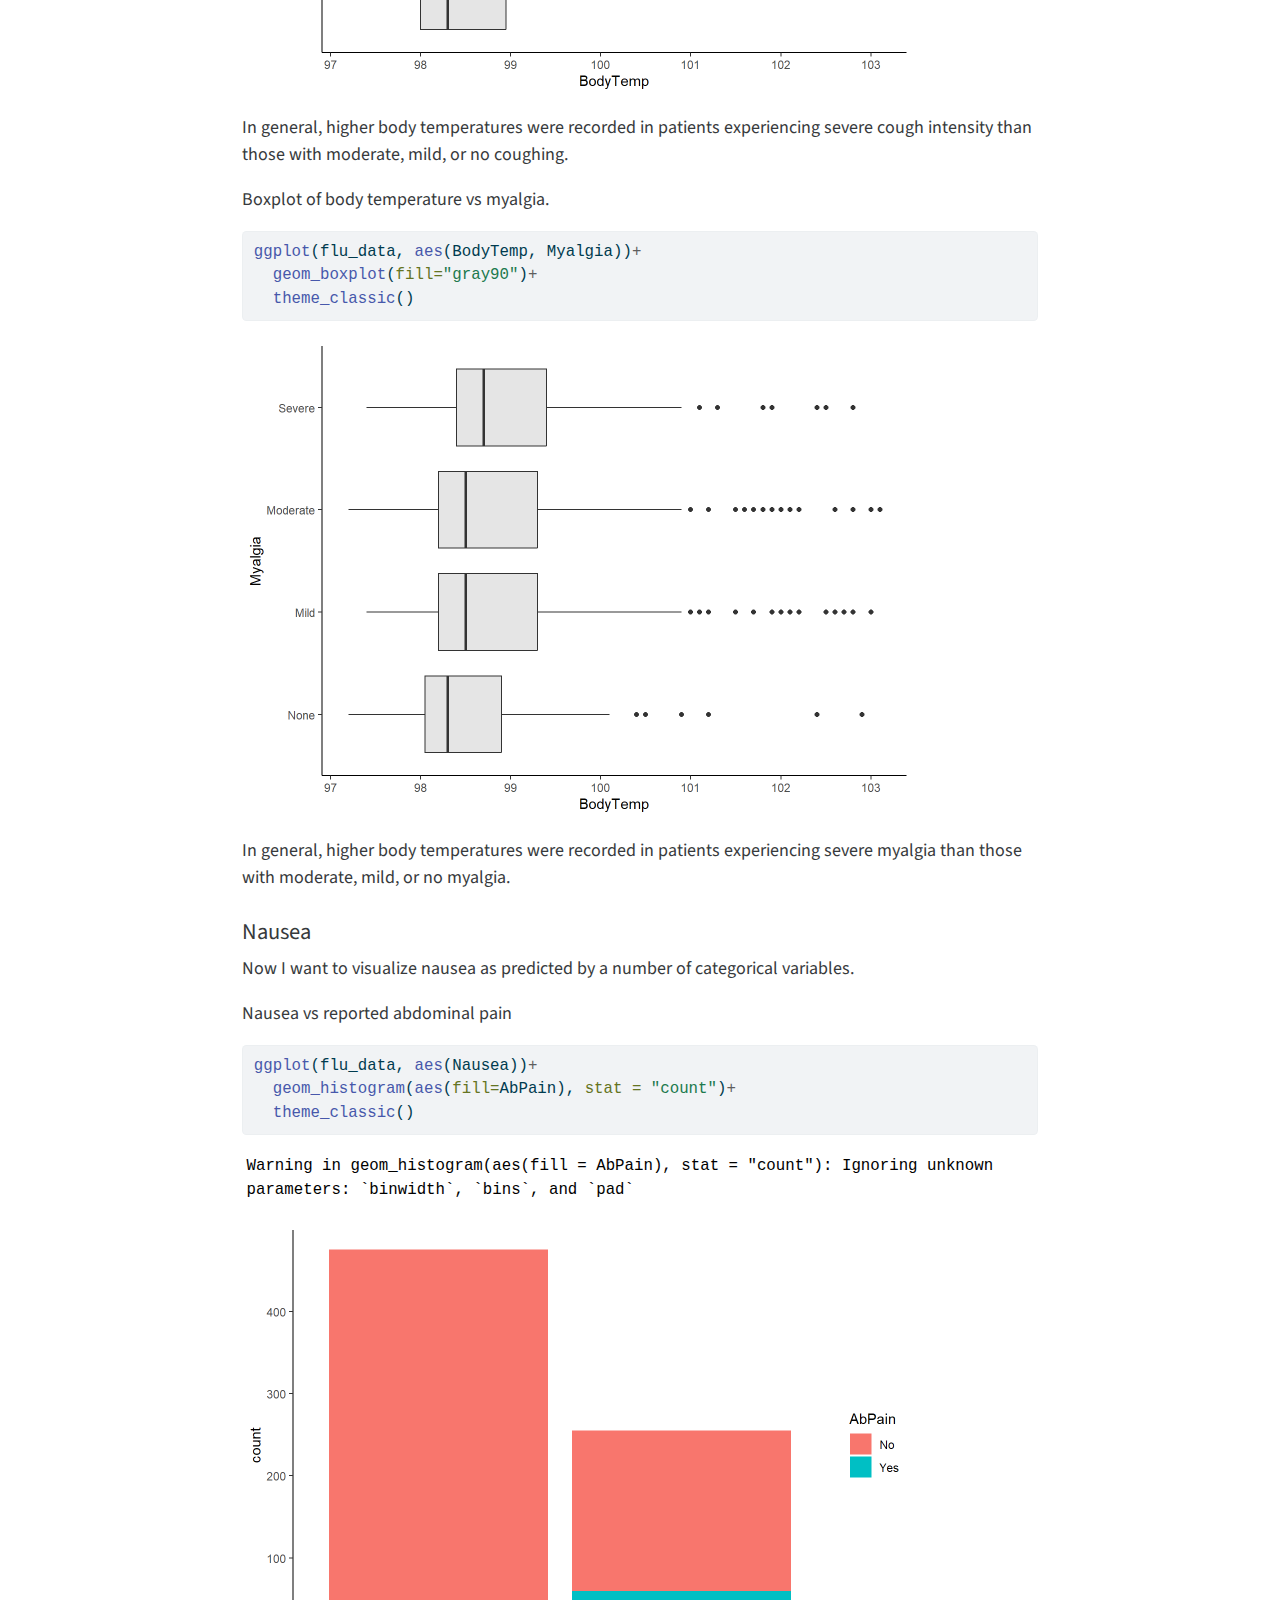
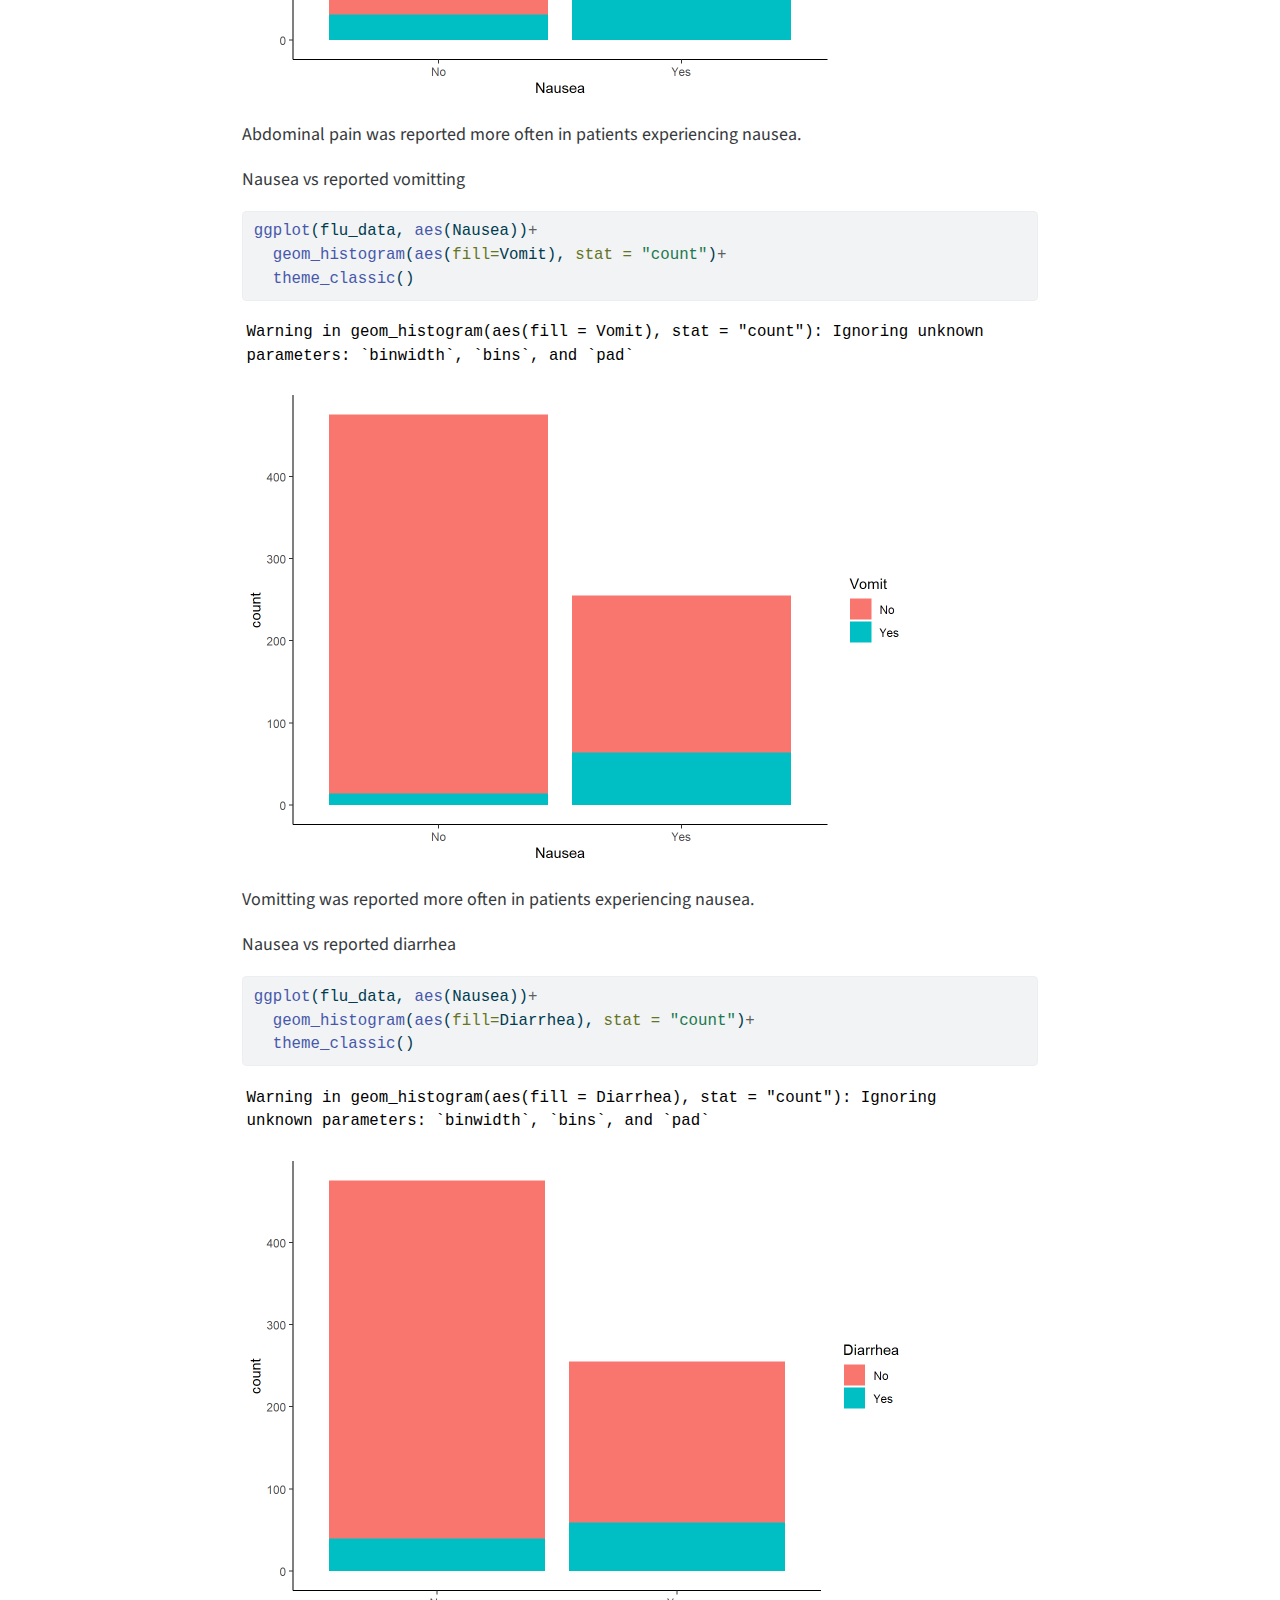
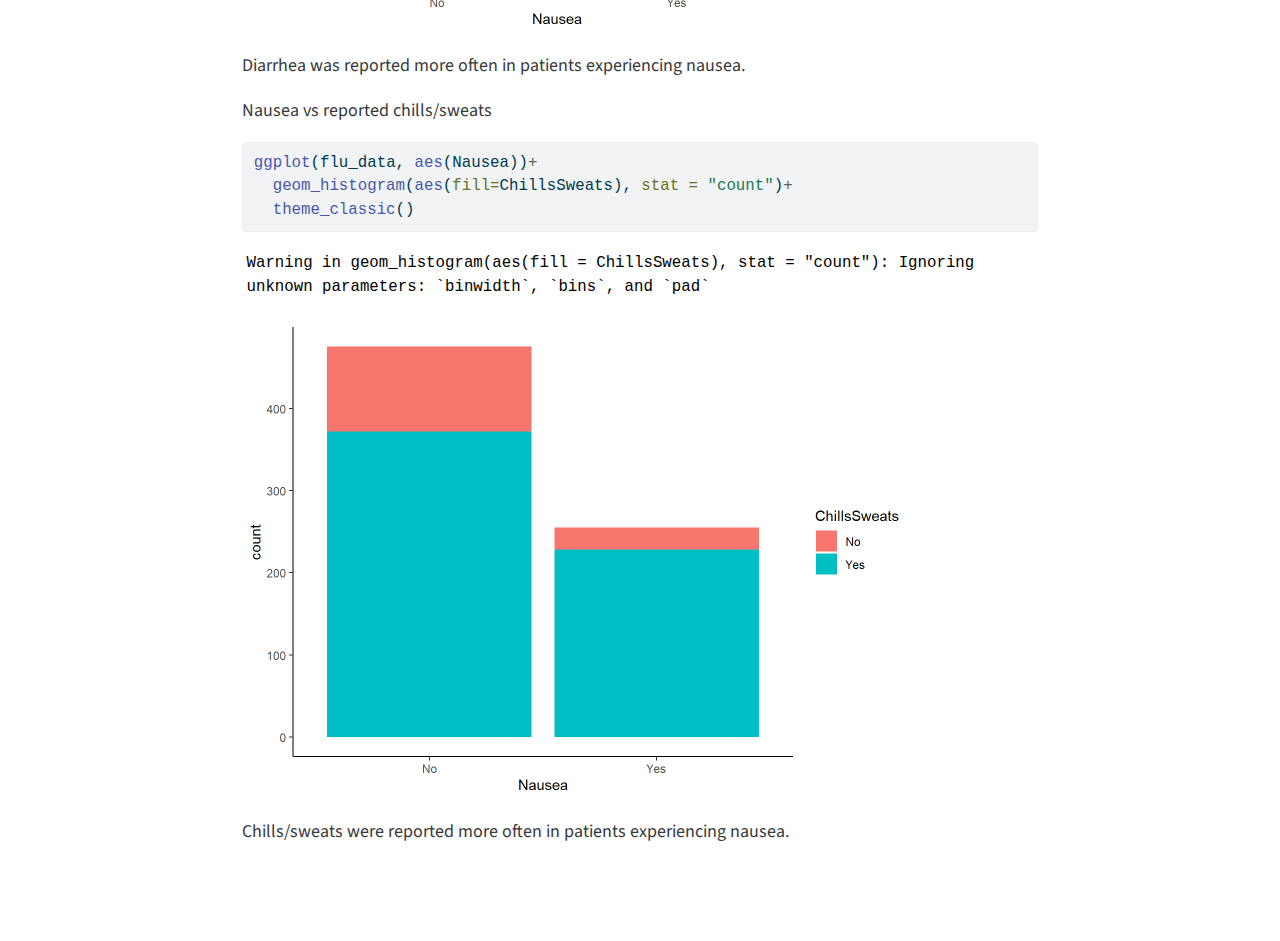
<file: docs/fluanalysis/code/exploration.html>
<!DOCTYPE html>
<html xmlns="http://www.w3.org/1999/xhtml" lang="en" xml:lang="en"><head>

<meta charset="utf-8">
<meta name="generator" content="quarto-1.2.313">

<meta name="viewport" content="width=device-width, initial-scale=1.0, user-scalable=yes">

<meta name="author" content="Seth Lattner">

<title>My Data Analysis Portfolio - Flu Analysis</title>
<style>
code{white-space: pre-wrap;}
span.smallcaps{font-variant: small-caps;}
div.columns{display: flex; gap: min(4vw, 1.5em);}
div.column{flex: auto; overflow-x: auto;}
div.hanging-indent{margin-left: 1.5em; text-indent: -1.5em;}
ul.task-list{list-style: none;}
ul.task-list li input[type="checkbox"] {
  width: 0.8em;
  margin: 0 0.8em 0.2em -1.6em;
  vertical-align: middle;
}
pre > code.sourceCode { white-space: pre; position: relative; }
pre > code.sourceCode > span { display: inline-block; line-height: 1.25; }
pre > code.sourceCode > span:empty { height: 1.2em; }
.sourceCode { overflow: visible; }
code.sourceCode > span { color: inherit; text-decoration: inherit; }
div.sourceCode { margin: 1em 0; }
pre.sourceCode { margin: 0; }
@media screen {
div.sourceCode { overflow: auto; }
}
@media print {
pre > code.sourceCode { white-space: pre-wrap; }
pre > code.sourceCode > span { text-indent: -5em; padding-left: 5em; }
}
pre.numberSource code
  { counter-reset: source-line 0; }
pre.numberSource code > span
  { position: relative; left: -4em; counter-increment: source-line; }
pre.numberSource code > span > a:first-child::before
  { content: counter(source-line);
    position: relative; left: -1em; text-align: right; vertical-align: baseline;
    border: none; display: inline-block;
    -webkit-touch-callout: none; -webkit-user-select: none;
    -khtml-user-select: none; -moz-user-select: none;
    -ms-user-select: none; user-select: none;
    padding: 0 4px; width: 4em;
    color: #aaaaaa;
  }
pre.numberSource { margin-left: 3em; border-left: 1px solid #aaaaaa;  padding-left: 4px; }
div.sourceCode
  {   }
@media screen {
pre > code.sourceCode > span > a:first-child::before { text-decoration: underline; }
}
code span.al { color: #ff0000; font-weight: bold; } /* Alert */
code span.an { color: #60a0b0; font-weight: bold; font-style: italic; } /* Annotation */
code span.at { color: #7d9029; } /* Attribute */
code span.bn { color: #40a070; } /* BaseN */
code span.bu { color: #008000; } /* BuiltIn */
code span.cf { color: #007020; font-weight: bold; } /* ControlFlow */
code span.ch { color: #4070a0; } /* Char */
code span.cn { color: #880000; } /* Constant */
code span.co { color: #60a0b0; font-style: italic; } /* Comment */
code span.cv { color: #60a0b0; font-weight: bold; font-style: italic; } /* CommentVar */
code span.do { color: #ba2121; font-style: italic; } /* Documentation */
code span.dt { color: #902000; } /* DataType */
code span.dv { color: #40a070; } /* DecVal */
code span.er { color: #ff0000; font-weight: bold; } /* Error */
code span.ex { } /* Extension */
code span.fl { color: #40a070; } /* Float */
code span.fu { color: #06287e; } /* Function */
code span.im { color: #008000; font-weight: bold; } /* Import */
code span.in { color: #60a0b0; font-weight: bold; font-style: italic; } /* Information */
code span.kw { color: #007020; font-weight: bold; } /* Keyword */
code span.op { color: #666666; } /* Operator */
code span.ot { color: #007020; } /* Other */
code span.pp { color: #bc7a00; } /* Preprocessor */
code span.sc { color: #4070a0; } /* SpecialChar */
code span.ss { color: #bb6688; } /* SpecialString */
code span.st { color: #4070a0; } /* String */
code span.va { color: #19177c; } /* Variable */
code span.vs { color: #4070a0; } /* VerbatimString */
code span.wa { color: #60a0b0; font-weight: bold; font-style: italic; } /* Warning */
</style>


<script src="../../site_libs/quarto-nav/quarto-nav.js"></script>
<script src="../../site_libs/quarto-nav/headroom.min.js"></script>
<script src="../../site_libs/clipboard/clipboard.min.js"></script>
<script src="../../site_libs/quarto-search/autocomplete.umd.js"></script>
<script src="../../site_libs/quarto-search/fuse.min.js"></script>
<script src="../../site_libs/quarto-search/quarto-search.js"></script>
<meta name="quarto:offset" content="../../">
<script src="../../site_libs/quarto-html/quarto.js"></script>
<script src="../../site_libs/quarto-html/popper.min.js"></script>
<script src="../../site_libs/quarto-html/tippy.umd.min.js"></script>
<script src="../../site_libs/quarto-html/anchor.min.js"></script>
<link href="../../site_libs/quarto-html/tippy.css" rel="stylesheet">
<link href="../../site_libs/quarto-html/quarto-syntax-highlighting.css" rel="stylesheet" id="quarto-text-highlighting-styles">
<script src="../../site_libs/bootstrap/bootstrap.min.js"></script>
<link href="../../site_libs/bootstrap/bootstrap-icons.css" rel="stylesheet">
<link href="../../site_libs/bootstrap/bootstrap.min.css" rel="stylesheet" id="quarto-bootstrap" data-mode="light">
<script id="quarto-search-options" type="application/json">{
  "location": "navbar",
  "copy-button": false,
  "collapse-after": 3,
  "panel-placement": "end",
  "type": "overlay",
  "limit": 20,
  "language": {
    "search-no-results-text": "No results",
    "search-matching-documents-text": "matching documents",
    "search-copy-link-title": "Copy link to search",
    "search-hide-matches-text": "Hide additional matches",
    "search-more-match-text": "more match in this document",
    "search-more-matches-text": "more matches in this document",
    "search-clear-button-title": "Clear",
    "search-detached-cancel-button-title": "Cancel",
    "search-submit-button-title": "Submit"
  }
}</script>


<link rel="stylesheet" href="../../styles.css">
</head>

<body class="nav-fixed fullcontent">

<div id="quarto-search-results"></div>
  <header id="quarto-header" class="headroom fixed-top">
    <nav class="navbar navbar-expand-lg navbar-dark ">
      <div class="navbar-container container-fluid">
      <div class="navbar-brand-container">
    <a class="navbar-brand" href="../../index.html">
    <span class="navbar-title">My Data Analysis Portfolio</span>
    </a>
  </div>
          <button class="navbar-toggler" type="button" data-bs-toggle="collapse" data-bs-target="#navbarCollapse" aria-controls="navbarCollapse" aria-expanded="false" aria-label="Toggle navigation" onclick="if (window.quartoToggleHeadroom) { window.quartoToggleHeadroom(); }">
  <span class="navbar-toggler-icon"></span>
</button>
          <div class="collapse navbar-collapse" id="navbarCollapse">
            <ul class="navbar-nav navbar-nav-scroll me-auto">
  <li class="nav-item">
    <a class="nav-link" href="../.././aboutme.html">
 <span class="menu-text">About Me</span></a>
  </li>  
  <li class="nav-item dropdown ">
    <a class="nav-link dropdown-toggle" href="#" id="nav-menu-projects" role="button" data-bs-toggle="dropdown" aria-expanded="false">
 <span class="menu-text">Projects</span>
    </a>
    <ul class="dropdown-menu" aria-labelledby="nav-menu-projects">    
        <li>
    <a class="dropdown-item" href="../.././coding_exercise.html">
 <span class="dropdown-text">R Coding Exercise</span></a>
  </li>  
        <li>
    <a class="dropdown-item" href="../.././dataanalysis_exercise/code/dataanalysis_exercise.html">
 <span class="dropdown-text">Data Analysis Exercise</span></a>
  </li>  
        <li>
    <a class="dropdown-item" href="../.././visualization_exercise.html">
 <span class="dropdown-text">Visualization Exercise</span></a>
  </li>  
        <li>
    <a class="dropdown-item" href="../.././tidytuesday_exercise.html">
 <span class="dropdown-text">Tidy Tuesday Exercise</span></a>
  </li>  
        <li>
    <a class="dropdown-item" href="../.././tidytuesday_exercise2.html">
 <span class="dropdown-text">Tidy Tuesday Exercise 2</span></a>
  </li>  
    </ul>
  </li>
  <li class="nav-item dropdown ">
    <a class="nav-link dropdown-toggle" href="#" id="nav-menu-flu-analysis" role="button" data-bs-toggle="dropdown" aria-expanded="false">
 <span class="menu-text">Flu Analysis</span>
    </a>
    <ul class="dropdown-menu" aria-labelledby="nav-menu-flu-analysis">    
        <li>
    <a class="dropdown-item" href="../.././fluanalysis/code/wrangling.html">
 <span class="dropdown-text">Wrangling</span></a>
  </li>  
        <li>
    <a class="dropdown-item" href="../.././fluanalysis/code/exploration.html">
 <span class="dropdown-text">Exploration</span></a>
  </li>  
        <li>
    <a class="dropdown-item" href="../.././fluanalysis/code/fitting.html">
 <span class="dropdown-text">Fitting</span></a>
  </li>  
        <li>
    <a class="dropdown-item" href="../.././fluanalysis/code/modeleval.html">
 <span class="dropdown-text">Model Evaluation</span></a>
  </li>  
        <li>
    <a class="dropdown-item" href="../.././fluanalysis/code/machinelearning.html">
 <span class="dropdown-text">Machine Learning</span></a>
  </li>  
    </ul>
  </li>
  <li class="nav-item dropdown ">
    <a class="nav-link dropdown-toggle" href="#" id="nav-menu-project" role="button" data-bs-toggle="dropdown" aria-expanded="false">
 <span class="menu-text">Project</span>
    </a>
    <ul class="dropdown-menu" aria-labelledby="nav-menu-project">    
        <li>
    <a class="dropdown-item" href="../.././Project/project.html">
 <span class="dropdown-text">Project</span></a>
  </li>  
    </ul>
  </li>
</ul>
            <ul class="navbar-nav navbar-nav-scroll ms-auto">
  <li class="nav-item compact">
    <a class="nav-link" href="https://github.com/sethlattner/sethlattner-MADA-portfolio.git"><i class="bi bi-github" role="img">
</i> 
 <span class="menu-text"></span></a>
  </li>  
</ul>
              <div id="quarto-search" class="" title="Search"></div>
          </div> <!-- /navcollapse -->
      </div> <!-- /container-fluid -->
    </nav>
</header>
<!-- content -->
<div id="quarto-content" class="quarto-container page-columns page-rows-contents page-layout-article page-navbar">
<!-- sidebar -->
<!-- margin-sidebar -->
    
<!-- main -->
<main class="content" id="quarto-document-content">

<header id="title-block-header" class="quarto-title-block default">
<div class="quarto-title">
<h1 class="title">Flu Analysis</h1>
<p class="subtitle lead">Exploration</p>
</div>



<div class="quarto-title-meta">

    <div>
    <div class="quarto-title-meta-heading">Author</div>
    <div class="quarto-title-meta-contents">
             <p>Seth Lattner </p>
          </div>
  </div>
    
  
    
  </div>
  

</header>

<p>This is the second file of a four-part data analysis exercise, conducted on the dataset from McKay et al 2020, found <a href="https://doi.org/10.5061/dryad.51c59zw4v">here</a>. This file contains data exploration steps in preparation for further analysis.</p>
<section id="load-datapackages" class="level4">
<h4 class="anchored" data-anchor-id="load-datapackages">Load Data/Packages</h4>
<div class="cell">
<div class="sourceCode cell-code" id="cb1"><pre class="sourceCode r code-with-copy"><code class="sourceCode r"><span id="cb1-1"><a href="#cb1-1" aria-hidden="true" tabindex="-1"></a><span class="co">#load necessary packages</span></span>
<span id="cb1-2"><a href="#cb1-2" aria-hidden="true" tabindex="-1"></a><span class="fu">library</span>(tidyverse)</span>
<span id="cb1-3"><a href="#cb1-3" aria-hidden="true" tabindex="-1"></a><span class="fu">library</span>(ggplot2)</span>
<span id="cb1-4"><a href="#cb1-4" aria-hidden="true" tabindex="-1"></a><span class="fu">library</span>(kableExtra)</span>
<span id="cb1-5"><a href="#cb1-5" aria-hidden="true" tabindex="-1"></a><span class="fu">library</span>(here)</span></code><button title="Copy to Clipboard" class="code-copy-button"><i class="bi"></i></button></pre></div>
</div>
<div class="cell">
<div class="sourceCode cell-code" id="cb2"><pre class="sourceCode r code-with-copy"><code class="sourceCode r"><span id="cb2-1"><a href="#cb2-1" aria-hidden="true" tabindex="-1"></a><span class="co">#load and view data</span></span>
<span id="cb2-2"><a href="#cb2-2" aria-hidden="true" tabindex="-1"></a>flu_data <span class="ot">&lt;-</span> <span class="fu">readRDS</span>(here<span class="sc">::</span><span class="fu">here</span>(<span class="st">"fluanalysis"</span>, <span class="st">"data"</span>, <span class="st">"flu_data_clean.RDS"</span>))</span>
<span id="cb2-3"><a href="#cb2-3" aria-hidden="true" tabindex="-1"></a><span class="fu">glimpse</span>(flu_data)</span></code><button title="Copy to Clipboard" class="code-copy-button"><i class="bi"></i></button></pre></div>
<div class="cell-output cell-output-stdout">
<pre><code>Rows: 730
Columns: 32
$ SwollenLymphNodes &lt;fct&gt; Yes, Yes, Yes, Yes, Yes, No, No, No, Yes, No, Yes, Y~
$ ChestCongestion   &lt;fct&gt; No, Yes, Yes, Yes, No, No, No, Yes, Yes, Yes, Yes, Y~
$ ChillsSweats      &lt;fct&gt; No, No, Yes, Yes, Yes, Yes, Yes, Yes, Yes, No, Yes, ~
$ NasalCongestion   &lt;fct&gt; No, Yes, Yes, Yes, No, No, No, Yes, Yes, Yes, Yes, Y~
$ CoughYN           &lt;fct&gt; Yes, Yes, No, Yes, No, Yes, Yes, Yes, Yes, Yes, No, ~
$ Sneeze            &lt;fct&gt; No, No, Yes, Yes, No, Yes, No, Yes, No, No, No, No, ~
$ Fatigue           &lt;fct&gt; Yes, Yes, Yes, Yes, Yes, Yes, Yes, Yes, Yes, Yes, Ye~
$ SubjectiveFever   &lt;fct&gt; Yes, Yes, Yes, Yes, Yes, Yes, Yes, Yes, Yes, No, Yes~
$ Headache          &lt;fct&gt; Yes, Yes, Yes, Yes, Yes, Yes, No, Yes, Yes, Yes, Yes~
$ Weakness          &lt;fct&gt; Mild, Severe, Severe, Severe, Moderate, Moderate, Mi~
$ WeaknessYN        &lt;fct&gt; Yes, Yes, Yes, Yes, Yes, Yes, Yes, Yes, Yes, Yes, Ye~
$ CoughIntensity    &lt;fct&gt; Severe, Severe, Mild, Moderate, None, Moderate, Seve~
$ CoughYN2          &lt;fct&gt; Yes, Yes, Yes, Yes, No, Yes, Yes, Yes, Yes, Yes, Yes~
$ Myalgia           &lt;fct&gt; Mild, Severe, Severe, Severe, Mild, Moderate, Mild, ~
$ MyalgiaYN         &lt;fct&gt; Yes, Yes, Yes, Yes, Yes, Yes, Yes, Yes, Yes, Yes, Ye~
$ RunnyNose         &lt;fct&gt; No, No, Yes, Yes, No, No, Yes, Yes, Yes, Yes, No, No~
$ AbPain            &lt;fct&gt; No, No, Yes, No, No, No, No, No, No, No, Yes, Yes, N~
$ ChestPain         &lt;fct&gt; No, No, Yes, No, No, Yes, Yes, No, No, No, No, Yes, ~
$ Diarrhea          &lt;fct&gt; No, No, No, No, No, Yes, No, No, No, No, No, No, No,~
$ EyePn             &lt;fct&gt; No, No, No, No, Yes, No, No, No, No, No, Yes, No, Ye~
$ Insomnia          &lt;fct&gt; No, No, Yes, Yes, Yes, No, No, Yes, Yes, Yes, Yes, Y~
$ ItchyEye          &lt;fct&gt; No, No, No, No, No, No, No, No, No, No, No, No, Yes,~
$ Nausea            &lt;fct&gt; No, No, Yes, Yes, Yes, Yes, No, No, Yes, Yes, Yes, Y~
$ EarPn             &lt;fct&gt; No, Yes, No, Yes, No, No, No, No, No, No, No, Yes, Y~
$ Hearing           &lt;fct&gt; No, Yes, No, No, No, No, No, No, No, No, No, No, No,~
$ Pharyngitis       &lt;fct&gt; Yes, Yes, Yes, Yes, Yes, Yes, Yes, No, No, No, Yes, ~
$ Breathless        &lt;fct&gt; No, No, Yes, No, No, Yes, No, No, No, Yes, No, Yes, ~
$ ToothPn           &lt;fct&gt; No, No, Yes, No, No, No, No, No, Yes, No, No, Yes, N~
$ Vision            &lt;fct&gt; No, No, No, No, No, No, No, No, No, No, No, No, No, ~
$ Vomit             &lt;fct&gt; No, No, No, No, No, No, Yes, No, No, No, Yes, Yes, N~
$ Wheeze            &lt;fct&gt; No, No, No, Yes, No, Yes, No, No, No, No, No, Yes, N~
$ BodyTemp          &lt;dbl&gt; 98.3, 100.4, 100.8, 98.8, 100.5, 98.4, 102.5, 98.4, ~</code></pre>
</div>
</div>
</section>
<section id="explore-data" class="level4">
<h4 class="anchored" data-anchor-id="explore-data">Explore Data</h4>
<p>Let’s take a look at some summary stats for this dataset.</p>
<div class="cell">
<div class="sourceCode cell-code" id="cb4"><pre class="sourceCode r code-with-copy"><code class="sourceCode r"><span id="cb4-1"><a href="#cb4-1" aria-hidden="true" tabindex="-1"></a><span class="fu">summary</span>(flu_data)</span></code><button title="Copy to Clipboard" class="code-copy-button"><i class="bi"></i></button></pre></div>
<div class="cell-output cell-output-stdout">
<pre><code> SwollenLymphNodes ChestCongestion ChillsSweats NasalCongestion CoughYN  
 No :418           No :323         No :130      No :167         No : 75  
 Yes:312           Yes:407         Yes:600      Yes:563         Yes:655  
                                                                         
                                                                         
                                                                         
                                                                         
 Sneeze    Fatigue   SubjectiveFever Headache      Weakness   WeaknessYN
 No :339   No : 64   No :230         No :115   None    : 49   No : 49   
 Yes:391   Yes:666   Yes:500         Yes:615   Mild    :223   Yes:681   
                                               Moderate:338             
                                               Severe  :120             
                                                                        
                                                                        
  CoughIntensity CoughYN2      Myalgia    MyalgiaYN RunnyNose AbPain   
 None    : 47    No : 47   None    : 79   No : 79   No :211   No :639  
 Mild    :154    Yes:683   Mild    :213   Yes:651   Yes:519   Yes: 91  
 Moderate:357              Moderate:325                                
 Severe  :172              Severe  :113                                
                                                                       
                                                                       
 ChestPain Diarrhea  EyePn     Insomnia  ItchyEye  Nausea    EarPn    
 No :497   No :631   No :617   No :315   No :551   No :475   No :568  
 Yes:233   Yes: 99   Yes:113   Yes:415   Yes:179   Yes:255   Yes:162  
                                                                      
                                                                      
                                                                      
                                                                      
 Hearing   Pharyngitis Breathless ToothPn   Vision    Vomit     Wheeze   
 No :700   No :119     No :436    No :565   No :711   No :652   No :510  
 Yes: 30   Yes:611     Yes:294    Yes:165   Yes: 19   Yes: 78   Yes:220  
                                                                         
                                                                         
                                                                         
                                                                         
    BodyTemp     
 Min.   : 97.20  
 1st Qu.: 98.20  
 Median : 98.50  
 Mean   : 98.94  
 3rd Qu.: 99.30  
 Max.   :103.10  </code></pre>
</div>
</div>
<p>The two main outcomes of interest are BodyTemp and Nausea. I will plot a number of variables against these outcomes to see if any trends are immediately noticeable.</p>
<p>First, I want to look at histogram of body temperature to see the range and distribution.</p>
<div class="cell">
<div class="sourceCode cell-code" id="cb6"><pre class="sourceCode r code-with-copy"><code class="sourceCode r"><span id="cb6-1"><a href="#cb6-1" aria-hidden="true" tabindex="-1"></a>flu_data <span class="sc">%&gt;%</span></span>
<span id="cb6-2"><a href="#cb6-2" aria-hidden="true" tabindex="-1"></a>  <span class="fu">ggplot</span>()<span class="sc">+</span></span>
<span id="cb6-3"><a href="#cb6-3" aria-hidden="true" tabindex="-1"></a>  <span class="fu">geom_histogram</span>(<span class="fu">aes</span>(BodyTemp))<span class="sc">+</span></span>
<span id="cb6-4"><a href="#cb6-4" aria-hidden="true" tabindex="-1"></a>  <span class="fu">theme_classic</span>()</span></code><button title="Copy to Clipboard" class="code-copy-button"><i class="bi"></i></button></pre></div>
<div class="cell-output cell-output-stderr">
<pre><code>`stat_bin()` using `bins = 30`. Pick better value with `binwidth`.</code></pre>
</div>
<div class="cell-output-display">
<p><img src="exploration_files/figure-html/unnamed-chunk-4-1.png" class="img-fluid" width="672"></p>
</div>
</div>
<p>This shows that a majority of patients recorded temperatures in a normal (non-fever) range. A decent proportion had temperatures between 99-100 F, with fewer being above 100 F. Temperatures up to 103.1 F were recorded.</p>
</section>
<section id="body-temperature" class="level4">
<h4 class="anchored" data-anchor-id="body-temperature">Body Temperature</h4>
<p>Now I will look at a number of plots comparing body temperature vs some relevant categorical predictors.</p>
<p>Boxplot of body temperature vs reported fever symptoms.</p>
<div class="cell">
<div class="sourceCode cell-code" id="cb8"><pre class="sourceCode r code-with-copy"><code class="sourceCode r"><span id="cb8-1"><a href="#cb8-1" aria-hidden="true" tabindex="-1"></a><span class="fu">ggplot</span>(flu_data, <span class="fu">aes</span>(BodyTemp, SubjectiveFever))<span class="sc">+</span></span>
<span id="cb8-2"><a href="#cb8-2" aria-hidden="true" tabindex="-1"></a>  <span class="fu">geom_boxplot</span>(<span class="at">fill=</span><span class="st">"gray90"</span>)<span class="sc">+</span></span>
<span id="cb8-3"><a href="#cb8-3" aria-hidden="true" tabindex="-1"></a>  <span class="fu">theme_classic</span>()</span></code><button title="Copy to Clipboard" class="code-copy-button"><i class="bi"></i></button></pre></div>
<div class="cell-output-display">
<p><img src="exploration_files/figure-html/unnamed-chunk-5-1.png" class="img-fluid" width="672"></p>
</div>
</div>
<p>It looks like in general, patients reporting fever symptoms had higher body temperatures than those that did not. The interquartile range for patients reporting fevers falls between normal temperature to low-grade fever. Several patients with body temperatures above 100 F did not report any fever symptoms.</p>
<p>Boxplot of body temperature vs reported chills/sweats.</p>
<div class="cell">
<div class="sourceCode cell-code" id="cb9"><pre class="sourceCode r code-with-copy"><code class="sourceCode r"><span id="cb9-1"><a href="#cb9-1" aria-hidden="true" tabindex="-1"></a><span class="fu">ggplot</span>(flu_data, <span class="fu">aes</span>(BodyTemp, ChillsSweats))<span class="sc">+</span></span>
<span id="cb9-2"><a href="#cb9-2" aria-hidden="true" tabindex="-1"></a>  <span class="fu">geom_boxplot</span>(<span class="at">fill=</span><span class="st">"gray90"</span>)<span class="sc">+</span></span>
<span id="cb9-3"><a href="#cb9-3" aria-hidden="true" tabindex="-1"></a>  <span class="fu">theme_classic</span>()</span></code><button title="Copy to Clipboard" class="code-copy-button"><i class="bi"></i></button></pre></div>
<div class="cell-output-display">
<p><img src="exploration_files/figure-html/unnamed-chunk-6-1.png" class="img-fluid" width="672"></p>
</div>
</div>
<p>It seems that patients with higher body temperatures experienced chills/sweats slightly more commonly than those with lower body temperatures.</p>
<p>Boxplot of body temperature vs reported weakness.</p>
<div class="cell">
<div class="sourceCode cell-code" id="cb10"><pre class="sourceCode r code-with-copy"><code class="sourceCode r"><span id="cb10-1"><a href="#cb10-1" aria-hidden="true" tabindex="-1"></a><span class="fu">ggplot</span>(flu_data, <span class="fu">aes</span>(BodyTemp, Weakness))<span class="sc">+</span></span>
<span id="cb10-2"><a href="#cb10-2" aria-hidden="true" tabindex="-1"></a>  <span class="fu">geom_boxplot</span>(<span class="at">fill=</span><span class="st">"gray90"</span>)<span class="sc">+</span></span>
<span id="cb10-3"><a href="#cb10-3" aria-hidden="true" tabindex="-1"></a>  <span class="fu">theme_classic</span>()</span></code><button title="Copy to Clipboard" class="code-copy-button"><i class="bi"></i></button></pre></div>
<div class="cell-output-display">
<p><img src="exploration_files/figure-html/unnamed-chunk-7-1.png" class="img-fluid" width="672"></p>
</div>
</div>
<p>In general, higher body temperatures were recorded in patients experiencing severe weakness than those with moderate, mild, or no weakness.</p>
<p>Boxplot of body temperature vs cough intensity (ranked).</p>
<div class="cell">
<div class="sourceCode cell-code" id="cb11"><pre class="sourceCode r code-with-copy"><code class="sourceCode r"><span id="cb11-1"><a href="#cb11-1" aria-hidden="true" tabindex="-1"></a><span class="fu">ggplot</span>(flu_data, <span class="fu">aes</span>(BodyTemp, CoughIntensity))<span class="sc">+</span></span>
<span id="cb11-2"><a href="#cb11-2" aria-hidden="true" tabindex="-1"></a>  <span class="fu">geom_boxplot</span>(<span class="at">fill=</span><span class="st">"gray90"</span>)<span class="sc">+</span></span>
<span id="cb11-3"><a href="#cb11-3" aria-hidden="true" tabindex="-1"></a>  <span class="fu">theme_classic</span>()</span></code><button title="Copy to Clipboard" class="code-copy-button"><i class="bi"></i></button></pre></div>
<div class="cell-output-display">
<p><img src="exploration_files/figure-html/unnamed-chunk-8-1.png" class="img-fluid" width="672"></p>
</div>
</div>
<p>In general, higher body temperatures were recorded in patients experiencing severe cough intensity than those with moderate, mild, or no coughing.</p>
<p>Boxplot of body temperature vs myalgia.</p>
<div class="cell">
<div class="sourceCode cell-code" id="cb12"><pre class="sourceCode r code-with-copy"><code class="sourceCode r"><span id="cb12-1"><a href="#cb12-1" aria-hidden="true" tabindex="-1"></a><span class="fu">ggplot</span>(flu_data, <span class="fu">aes</span>(BodyTemp, Myalgia))<span class="sc">+</span></span>
<span id="cb12-2"><a href="#cb12-2" aria-hidden="true" tabindex="-1"></a>  <span class="fu">geom_boxplot</span>(<span class="at">fill=</span><span class="st">"gray90"</span>)<span class="sc">+</span></span>
<span id="cb12-3"><a href="#cb12-3" aria-hidden="true" tabindex="-1"></a>  <span class="fu">theme_classic</span>()</span></code><button title="Copy to Clipboard" class="code-copy-button"><i class="bi"></i></button></pre></div>
<div class="cell-output-display">
<p><img src="exploration_files/figure-html/unnamed-chunk-9-1.png" class="img-fluid" width="672"></p>
</div>
</div>
<p>In general, higher body temperatures were recorded in patients experiencing severe myalgia than those with moderate, mild, or no myalgia.</p>
</section>
<section id="nausea" class="level4">
<h4 class="anchored" data-anchor-id="nausea">Nausea</h4>
<p>Now I want to visualize nausea as predicted by a number of categorical variables.</p>
<p>Nausea vs reported abdominal pain</p>
<div class="cell">
<div class="sourceCode cell-code" id="cb13"><pre class="sourceCode r code-with-copy"><code class="sourceCode r"><span id="cb13-1"><a href="#cb13-1" aria-hidden="true" tabindex="-1"></a><span class="fu">ggplot</span>(flu_data, <span class="fu">aes</span>(Nausea))<span class="sc">+</span></span>
<span id="cb13-2"><a href="#cb13-2" aria-hidden="true" tabindex="-1"></a>  <span class="fu">geom_histogram</span>(<span class="fu">aes</span>(<span class="at">fill=</span>AbPain), <span class="at">stat =</span> <span class="st">"count"</span>)<span class="sc">+</span></span>
<span id="cb13-3"><a href="#cb13-3" aria-hidden="true" tabindex="-1"></a>  <span class="fu">theme_classic</span>()</span></code><button title="Copy to Clipboard" class="code-copy-button"><i class="bi"></i></button></pre></div>
<div class="cell-output cell-output-stderr">
<pre><code>Warning in geom_histogram(aes(fill = AbPain), stat = "count"): Ignoring unknown
parameters: `binwidth`, `bins`, and `pad`</code></pre>
</div>
<div class="cell-output-display">
<p><img src="exploration_files/figure-html/unnamed-chunk-10-1.png" class="img-fluid" width="672"></p>
</div>
</div>
<p>Abdominal pain was reported more often in patients experiencing nausea.</p>
<p>Nausea vs reported vomitting</p>
<div class="cell">
<div class="sourceCode cell-code" id="cb15"><pre class="sourceCode r code-with-copy"><code class="sourceCode r"><span id="cb15-1"><a href="#cb15-1" aria-hidden="true" tabindex="-1"></a><span class="fu">ggplot</span>(flu_data, <span class="fu">aes</span>(Nausea))<span class="sc">+</span></span>
<span id="cb15-2"><a href="#cb15-2" aria-hidden="true" tabindex="-1"></a>  <span class="fu">geom_histogram</span>(<span class="fu">aes</span>(<span class="at">fill=</span>Vomit), <span class="at">stat =</span> <span class="st">"count"</span>)<span class="sc">+</span></span>
<span id="cb15-3"><a href="#cb15-3" aria-hidden="true" tabindex="-1"></a>  <span class="fu">theme_classic</span>()</span></code><button title="Copy to Clipboard" class="code-copy-button"><i class="bi"></i></button></pre></div>
<div class="cell-output cell-output-stderr">
<pre><code>Warning in geom_histogram(aes(fill = Vomit), stat = "count"): Ignoring unknown
parameters: `binwidth`, `bins`, and `pad`</code></pre>
</div>
<div class="cell-output-display">
<p><img src="exploration_files/figure-html/unnamed-chunk-11-1.png" class="img-fluid" width="672"></p>
</div>
</div>
<p>Vomitting was reported more often in patients experiencing nausea.</p>
<p>Nausea vs reported diarrhea</p>
<div class="cell">
<div class="sourceCode cell-code" id="cb17"><pre class="sourceCode r code-with-copy"><code class="sourceCode r"><span id="cb17-1"><a href="#cb17-1" aria-hidden="true" tabindex="-1"></a><span class="fu">ggplot</span>(flu_data, <span class="fu">aes</span>(Nausea))<span class="sc">+</span></span>
<span id="cb17-2"><a href="#cb17-2" aria-hidden="true" tabindex="-1"></a>  <span class="fu">geom_histogram</span>(<span class="fu">aes</span>(<span class="at">fill=</span>Diarrhea), <span class="at">stat =</span> <span class="st">"count"</span>)<span class="sc">+</span></span>
<span id="cb17-3"><a href="#cb17-3" aria-hidden="true" tabindex="-1"></a>  <span class="fu">theme_classic</span>()</span></code><button title="Copy to Clipboard" class="code-copy-button"><i class="bi"></i></button></pre></div>
<div class="cell-output cell-output-stderr">
<pre><code>Warning in geom_histogram(aes(fill = Diarrhea), stat = "count"): Ignoring
unknown parameters: `binwidth`, `bins`, and `pad`</code></pre>
</div>
<div class="cell-output-display">
<p><img src="exploration_files/figure-html/unnamed-chunk-12-1.png" class="img-fluid" width="672"></p>
</div>
</div>
<p>Diarrhea was reported more often in patients experiencing nausea.</p>
<p>Nausea vs reported chills/sweats</p>
<div class="cell">
<div class="sourceCode cell-code" id="cb19"><pre class="sourceCode r code-with-copy"><code class="sourceCode r"><span id="cb19-1"><a href="#cb19-1" aria-hidden="true" tabindex="-1"></a><span class="fu">ggplot</span>(flu_data, <span class="fu">aes</span>(Nausea))<span class="sc">+</span></span>
<span id="cb19-2"><a href="#cb19-2" aria-hidden="true" tabindex="-1"></a>  <span class="fu">geom_histogram</span>(<span class="fu">aes</span>(<span class="at">fill=</span>ChillsSweats), <span class="at">stat =</span> <span class="st">"count"</span>)<span class="sc">+</span></span>
<span id="cb19-3"><a href="#cb19-3" aria-hidden="true" tabindex="-1"></a>  <span class="fu">theme_classic</span>()</span></code><button title="Copy to Clipboard" class="code-copy-button"><i class="bi"></i></button></pre></div>
<div class="cell-output cell-output-stderr">
<pre><code>Warning in geom_histogram(aes(fill = ChillsSweats), stat = "count"): Ignoring
unknown parameters: `binwidth`, `bins`, and `pad`</code></pre>
</div>
<div class="cell-output-display">
<p><img src="exploration_files/figure-html/unnamed-chunk-13-1.png" class="img-fluid" width="672"></p>
</div>
</div>
<p>Chills/sweats were reported more often in patients experiencing nausea.</p>


</section>

</main> <!-- /main -->
<script id="quarto-html-after-body" type="application/javascript">
window.document.addEventListener("DOMContentLoaded", function (event) {
  const toggleBodyColorMode = (bsSheetEl) => {
    const mode = bsSheetEl.getAttribute("data-mode");
    const bodyEl = window.document.querySelector("body");
    if (mode === "dark") {
      bodyEl.classList.add("quarto-dark");
      bodyEl.classList.remove("quarto-light");
    } else {
      bodyEl.classList.add("quarto-light");
      bodyEl.classList.remove("quarto-dark");
    }
  }
  const toggleBodyColorPrimary = () => {
    const bsSheetEl = window.document.querySelector("link#quarto-bootstrap");
    if (bsSheetEl) {
      toggleBodyColorMode(bsSheetEl);
    }
  }
  toggleBodyColorPrimary();  
  const icon = "";
  const anchorJS = new window.AnchorJS();
  anchorJS.options = {
    placement: 'right',
    icon: icon
  };
  anchorJS.add('.anchored');
  const clipboard = new window.ClipboardJS('.code-copy-button', {
    target: function(trigger) {
      return trigger.previousElementSibling;
    }
  });
  clipboard.on('success', function(e) {
    // button target
    const button = e.trigger;
    // don't keep focus
    button.blur();
    // flash "checked"
    button.classList.add('code-copy-button-checked');
    var currentTitle = button.getAttribute("title");
    button.setAttribute("title", "Copied!");
    let tooltip;
    if (window.bootstrap) {
      button.setAttribute("data-bs-toggle", "tooltip");
      button.setAttribute("data-bs-placement", "left");
      button.setAttribute("data-bs-title", "Copied!");
      tooltip = new bootstrap.Tooltip(button, 
        { trigger: "manual", 
          customClass: "code-copy-button-tooltip",
          offset: [0, -8]});
      tooltip.show();    
    }
    setTimeout(function() {
      if (tooltip) {
        tooltip.hide();
        button.removeAttribute("data-bs-title");
        button.removeAttribute("data-bs-toggle");
        button.removeAttribute("data-bs-placement");
      }
      button.setAttribute("title", currentTitle);
      button.classList.remove('code-copy-button-checked');
    }, 1000);
    // clear code selection
    e.clearSelection();
  });
  function tippyHover(el, contentFn) {
    const config = {
      allowHTML: true,
      content: contentFn,
      maxWidth: 500,
      delay: 100,
      arrow: false,
      appendTo: function(el) {
          return el.parentElement;
      },
      interactive: true,
      interactiveBorder: 10,
      theme: 'quarto',
      placement: 'bottom-start'
    };
    window.tippy(el, config); 
  }
  const noterefs = window.document.querySelectorAll('a[role="doc-noteref"]');
  for (var i=0; i<noterefs.length; i++) {
    const ref = noterefs[i];
    tippyHover(ref, function() {
      // use id or data attribute instead here
      let href = ref.getAttribute('data-footnote-href') || ref.getAttribute('href');
      try { href = new URL(href).hash; } catch {}
      const id = href.replace(/^#\/?/, "");
      const note = window.document.getElementById(id);
      return note.innerHTML;
    });
  }
  const findCites = (el) => {
    const parentEl = el.parentElement;
    if (parentEl) {
      const cites = parentEl.dataset.cites;
      if (cites) {
        return {
          el,
          cites: cites.split(' ')
        };
      } else {
        return findCites(el.parentElement)
      }
    } else {
      return undefined;
    }
  };
  var bibliorefs = window.document.querySelectorAll('a[role="doc-biblioref"]');
  for (var i=0; i<bibliorefs.length; i++) {
    const ref = bibliorefs[i];
    const citeInfo = findCites(ref);
    if (citeInfo) {
      tippyHover(citeInfo.el, function() {
        var popup = window.document.createElement('div');
        citeInfo.cites.forEach(function(cite) {
          var citeDiv = window.document.createElement('div');
          citeDiv.classList.add('hanging-indent');
          citeDiv.classList.add('csl-entry');
          var biblioDiv = window.document.getElementById('ref-' + cite);
          if (biblioDiv) {
            citeDiv.innerHTML = biblioDiv.innerHTML;
          }
          popup.appendChild(citeDiv);
        });
        return popup.innerHTML;
      });
    }
  }
});
</script>
</div> <!-- /content -->



</body></html>
</file>
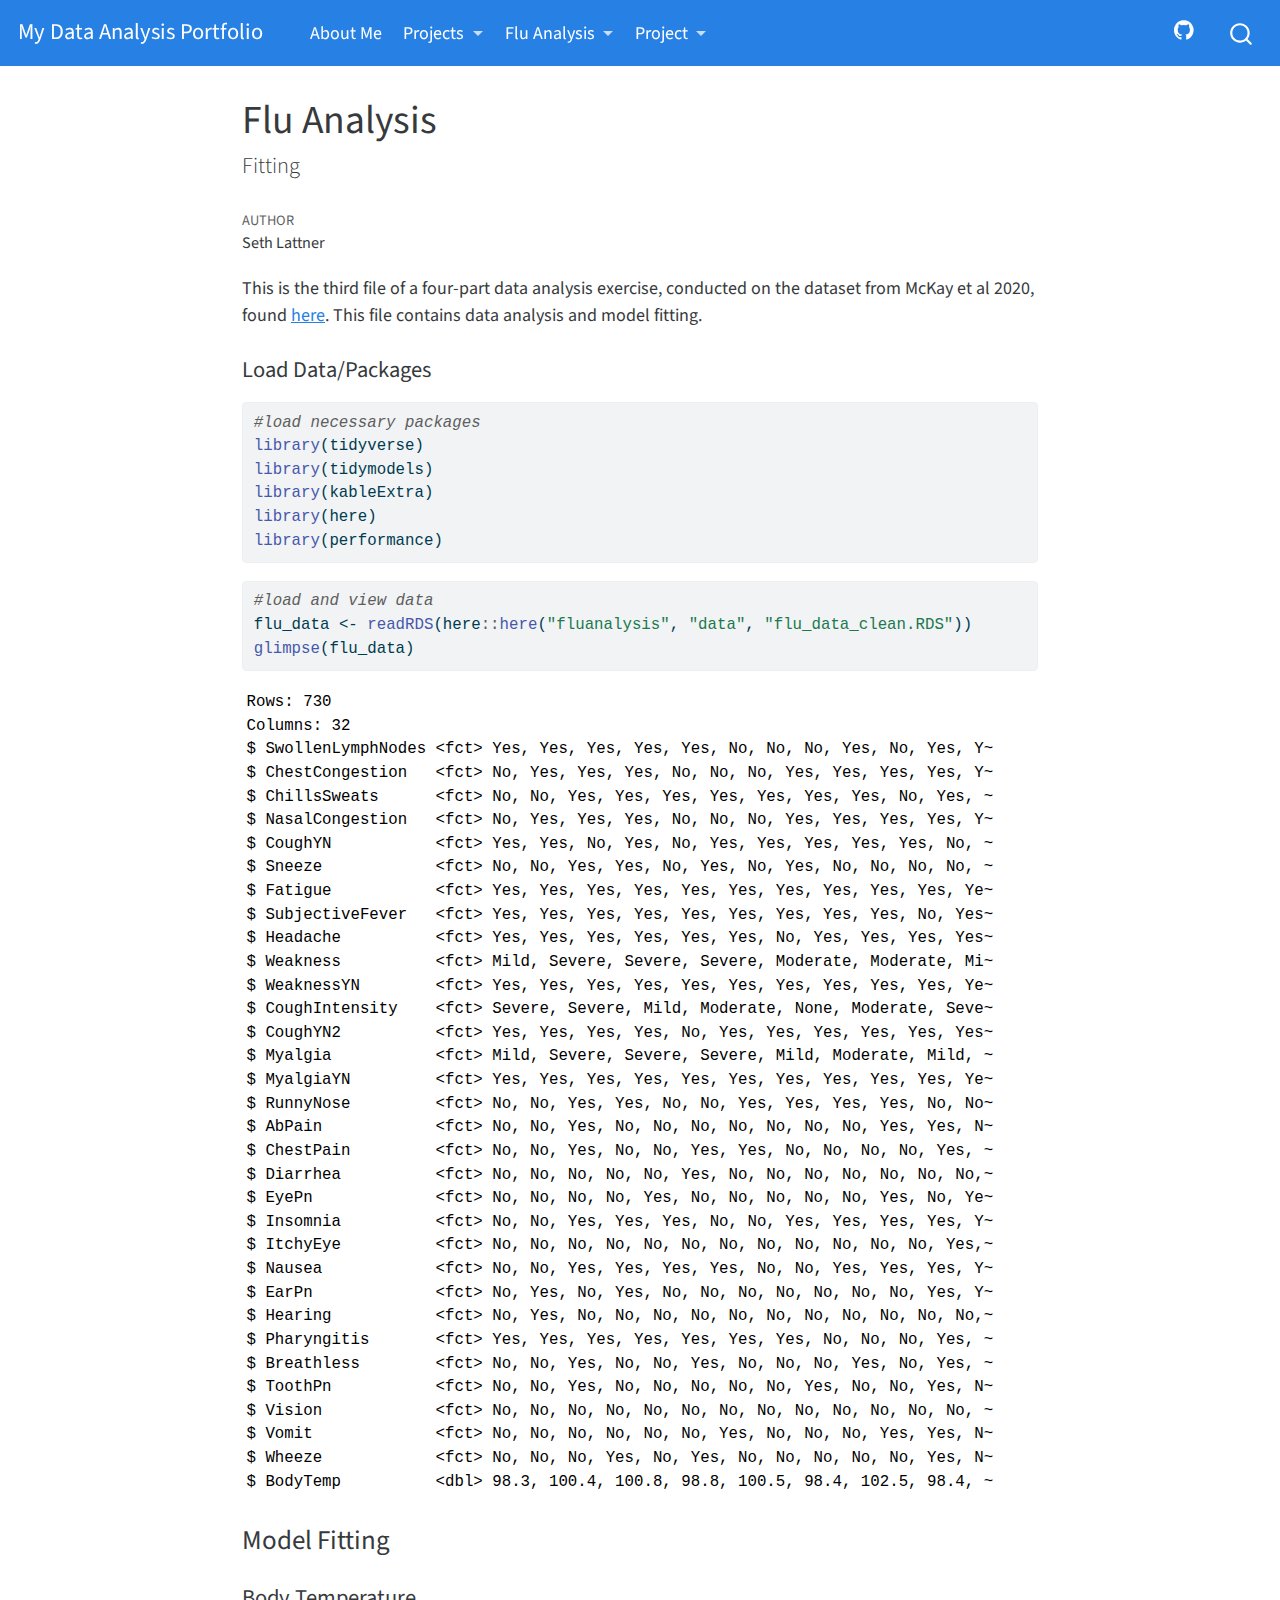
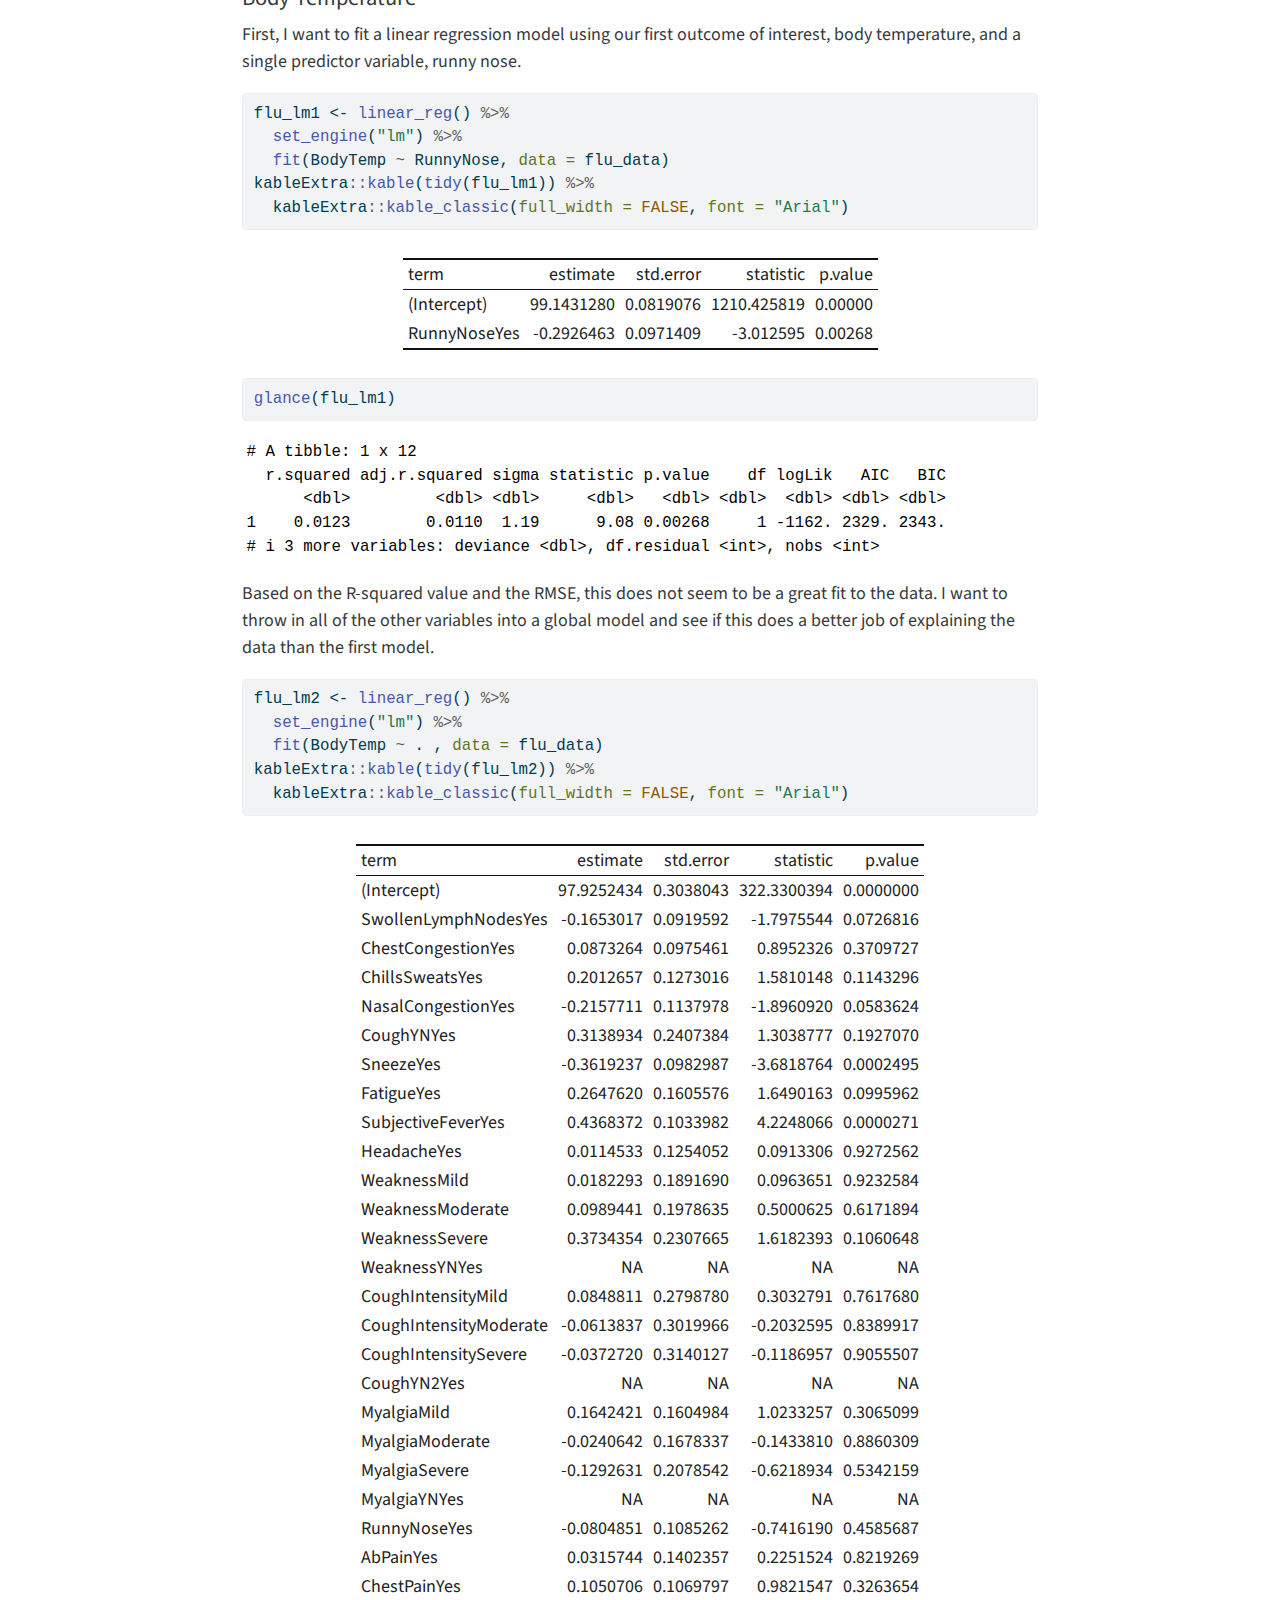
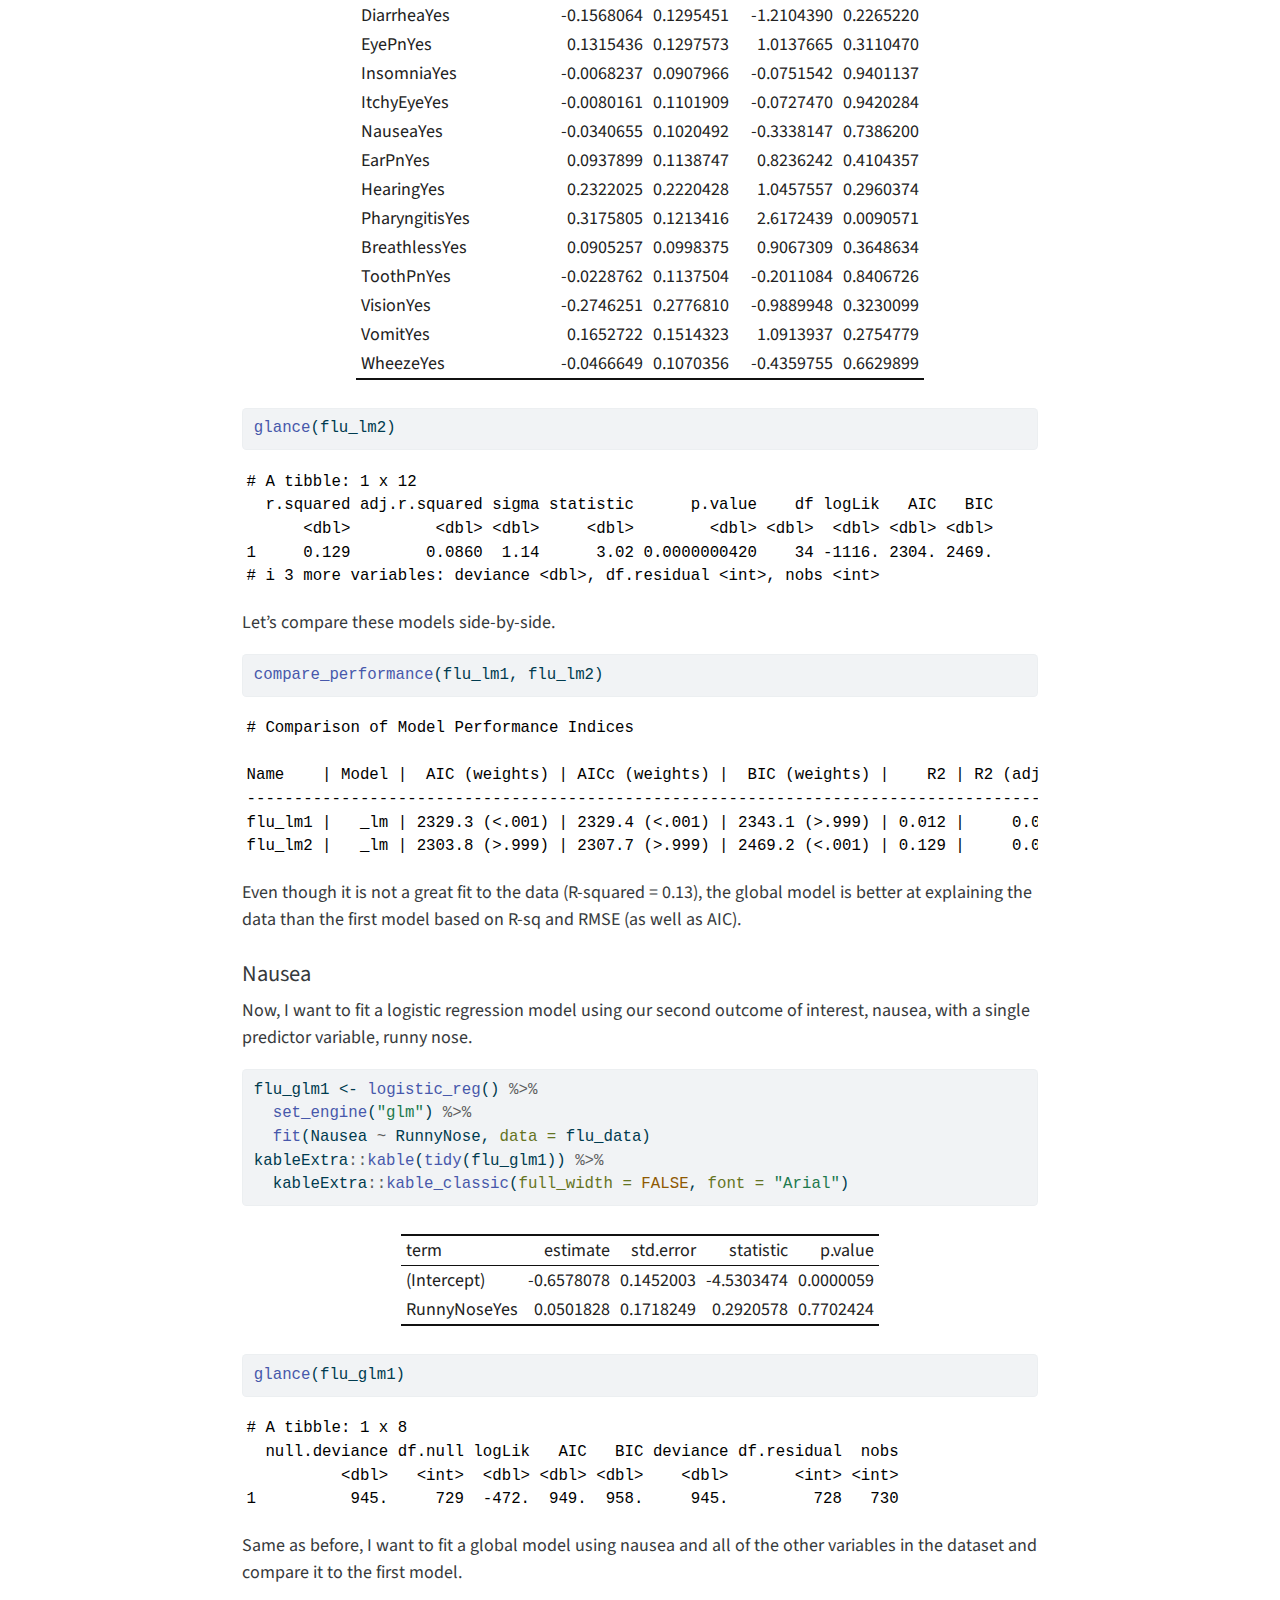
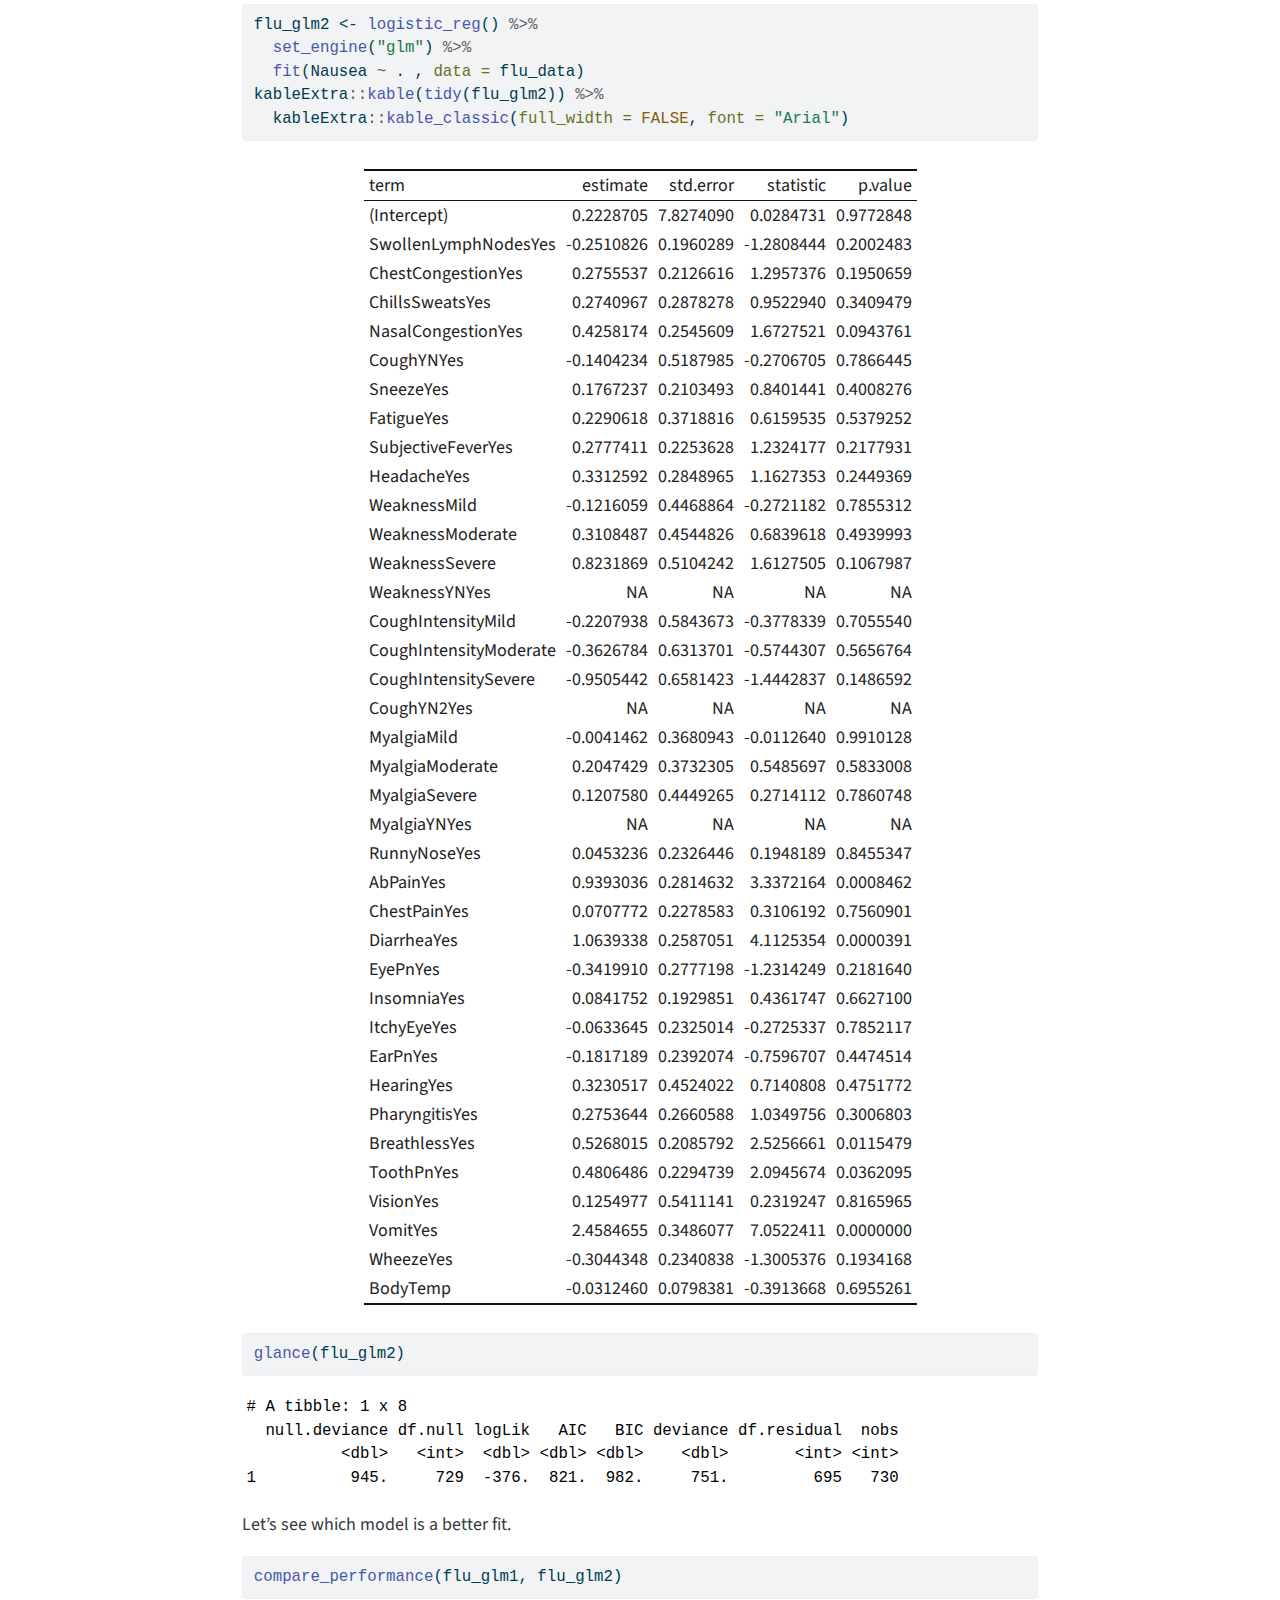
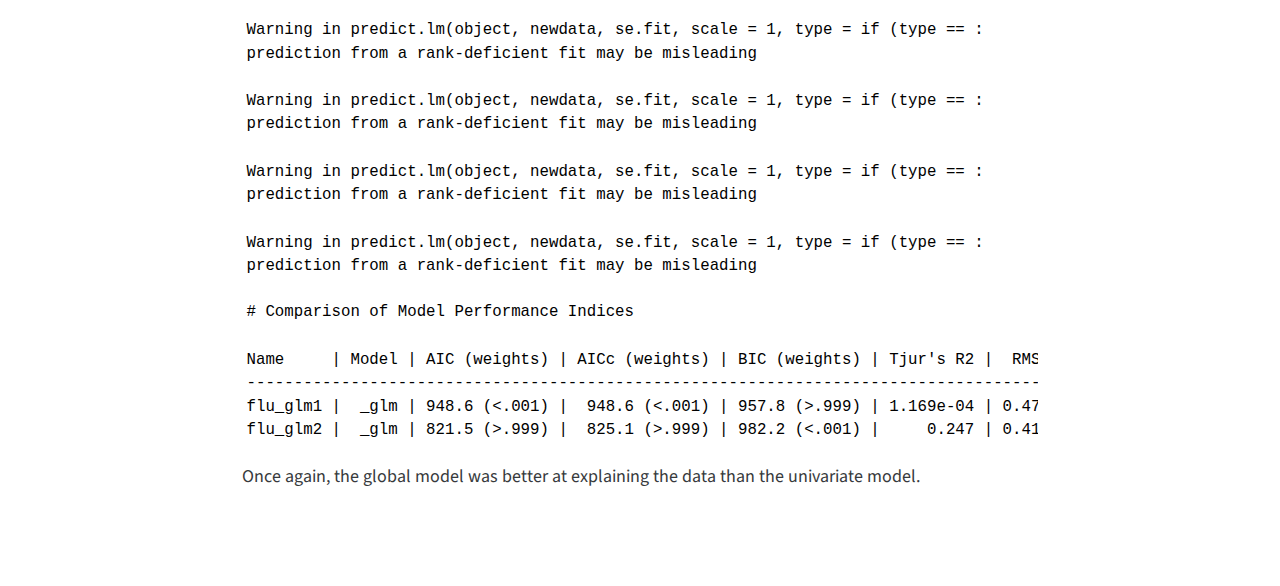
<file: docs/fluanalysis/code/fitting.html>
<!DOCTYPE html>
<html xmlns="http://www.w3.org/1999/xhtml" lang="en" xml:lang="en"><head>

<meta charset="utf-8">
<meta name="generator" content="quarto-1.2.313">

<meta name="viewport" content="width=device-width, initial-scale=1.0, user-scalable=yes">

<meta name="author" content="Seth Lattner">

<title>My Data Analysis Portfolio - Flu Analysis</title>
<style>
code{white-space: pre-wrap;}
span.smallcaps{font-variant: small-caps;}
div.columns{display: flex; gap: min(4vw, 1.5em);}
div.column{flex: auto; overflow-x: auto;}
div.hanging-indent{margin-left: 1.5em; text-indent: -1.5em;}
ul.task-list{list-style: none;}
ul.task-list li input[type="checkbox"] {
  width: 0.8em;
  margin: 0 0.8em 0.2em -1.6em;
  vertical-align: middle;
}
pre > code.sourceCode { white-space: pre; position: relative; }
pre > code.sourceCode > span { display: inline-block; line-height: 1.25; }
pre > code.sourceCode > span:empty { height: 1.2em; }
.sourceCode { overflow: visible; }
code.sourceCode > span { color: inherit; text-decoration: inherit; }
div.sourceCode { margin: 1em 0; }
pre.sourceCode { margin: 0; }
@media screen {
div.sourceCode { overflow: auto; }
}
@media print {
pre > code.sourceCode { white-space: pre-wrap; }
pre > code.sourceCode > span { text-indent: -5em; padding-left: 5em; }
}
pre.numberSource code
  { counter-reset: source-line 0; }
pre.numberSource code > span
  { position: relative; left: -4em; counter-increment: source-line; }
pre.numberSource code > span > a:first-child::before
  { content: counter(source-line);
    position: relative; left: -1em; text-align: right; vertical-align: baseline;
    border: none; display: inline-block;
    -webkit-touch-callout: none; -webkit-user-select: none;
    -khtml-user-select: none; -moz-user-select: none;
    -ms-user-select: none; user-select: none;
    padding: 0 4px; width: 4em;
    color: #aaaaaa;
  }
pre.numberSource { margin-left: 3em; border-left: 1px solid #aaaaaa;  padding-left: 4px; }
div.sourceCode
  {   }
@media screen {
pre > code.sourceCode > span > a:first-child::before { text-decoration: underline; }
}
code span.al { color: #ff0000; font-weight: bold; } /* Alert */
code span.an { color: #60a0b0; font-weight: bold; font-style: italic; } /* Annotation */
code span.at { color: #7d9029; } /* Attribute */
code span.bn { color: #40a070; } /* BaseN */
code span.bu { color: #008000; } /* BuiltIn */
code span.cf { color: #007020; font-weight: bold; } /* ControlFlow */
code span.ch { color: #4070a0; } /* Char */
code span.cn { color: #880000; } /* Constant */
code span.co { color: #60a0b0; font-style: italic; } /* Comment */
code span.cv { color: #60a0b0; font-weight: bold; font-style: italic; } /* CommentVar */
code span.do { color: #ba2121; font-style: italic; } /* Documentation */
code span.dt { color: #902000; } /* DataType */
code span.dv { color: #40a070; } /* DecVal */
code span.er { color: #ff0000; font-weight: bold; } /* Error */
code span.ex { } /* Extension */
code span.fl { color: #40a070; } /* Float */
code span.fu { color: #06287e; } /* Function */
code span.im { color: #008000; font-weight: bold; } /* Import */
code span.in { color: #60a0b0; font-weight: bold; font-style: italic; } /* Information */
code span.kw { color: #007020; font-weight: bold; } /* Keyword */
code span.op { color: #666666; } /* Operator */
code span.ot { color: #007020; } /* Other */
code span.pp { color: #bc7a00; } /* Preprocessor */
code span.sc { color: #4070a0; } /* SpecialChar */
code span.ss { color: #bb6688; } /* SpecialString */
code span.st { color: #4070a0; } /* String */
code span.va { color: #19177c; } /* Variable */
code span.vs { color: #4070a0; } /* VerbatimString */
code span.wa { color: #60a0b0; font-weight: bold; font-style: italic; } /* Warning */
</style>


<script src="../../site_libs/quarto-nav/quarto-nav.js"></script>
<script src="../../site_libs/quarto-nav/headroom.min.js"></script>
<script src="../../site_libs/clipboard/clipboard.min.js"></script>
<script src="../../site_libs/quarto-search/autocomplete.umd.js"></script>
<script src="../../site_libs/quarto-search/fuse.min.js"></script>
<script src="../../site_libs/quarto-search/quarto-search.js"></script>
<meta name="quarto:offset" content="../../">
<script src="../../site_libs/quarto-html/quarto.js"></script>
<script src="../../site_libs/quarto-html/popper.min.js"></script>
<script src="../../site_libs/quarto-html/tippy.umd.min.js"></script>
<script src="../../site_libs/quarto-html/anchor.min.js"></script>
<link href="../../site_libs/quarto-html/tippy.css" rel="stylesheet">
<link href="../../site_libs/quarto-html/quarto-syntax-highlighting.css" rel="stylesheet" id="quarto-text-highlighting-styles">
<script src="../../site_libs/bootstrap/bootstrap.min.js"></script>
<link href="../../site_libs/bootstrap/bootstrap-icons.css" rel="stylesheet">
<link href="../../site_libs/bootstrap/bootstrap.min.css" rel="stylesheet" id="quarto-bootstrap" data-mode="light">
<script id="quarto-search-options" type="application/json">{
  "location": "navbar",
  "copy-button": false,
  "collapse-after": 3,
  "panel-placement": "end",
  "type": "overlay",
  "limit": 20,
  "language": {
    "search-no-results-text": "No results",
    "search-matching-documents-text": "matching documents",
    "search-copy-link-title": "Copy link to search",
    "search-hide-matches-text": "Hide additional matches",
    "search-more-match-text": "more match in this document",
    "search-more-matches-text": "more matches in this document",
    "search-clear-button-title": "Clear",
    "search-detached-cancel-button-title": "Cancel",
    "search-submit-button-title": "Submit"
  }
}</script>

<script src="../../site_libs/kePrint-0.0.1/kePrint.js"></script>
<link href="../../site_libs/lightable-0.0.1/lightable.css" rel="stylesheet">


<link rel="stylesheet" href="../../styles.css">
</head>

<body class="nav-fixed fullcontent">

<div id="quarto-search-results"></div>
  <header id="quarto-header" class="headroom fixed-top">
    <nav class="navbar navbar-expand-lg navbar-dark ">
      <div class="navbar-container container-fluid">
      <div class="navbar-brand-container">
    <a class="navbar-brand" href="../../index.html">
    <span class="navbar-title">My Data Analysis Portfolio</span>
    </a>
  </div>
          <button class="navbar-toggler" type="button" data-bs-toggle="collapse" data-bs-target="#navbarCollapse" aria-controls="navbarCollapse" aria-expanded="false" aria-label="Toggle navigation" onclick="if (window.quartoToggleHeadroom) { window.quartoToggleHeadroom(); }">
  <span class="navbar-toggler-icon"></span>
</button>
          <div class="collapse navbar-collapse" id="navbarCollapse">
            <ul class="navbar-nav navbar-nav-scroll me-auto">
  <li class="nav-item">
    <a class="nav-link" href="../.././aboutme.html">
 <span class="menu-text">About Me</span></a>
  </li>  
  <li class="nav-item dropdown ">
    <a class="nav-link dropdown-toggle" href="#" id="nav-menu-projects" role="button" data-bs-toggle="dropdown" aria-expanded="false">
 <span class="menu-text">Projects</span>
    </a>
    <ul class="dropdown-menu" aria-labelledby="nav-menu-projects">    
        <li>
    <a class="dropdown-item" href="../.././coding_exercise.html">
 <span class="dropdown-text">R Coding Exercise</span></a>
  </li>  
        <li>
    <a class="dropdown-item" href="../.././dataanalysis_exercise/code/dataanalysis_exercise.html">
 <span class="dropdown-text">Data Analysis Exercise</span></a>
  </li>  
        <li>
    <a class="dropdown-item" href="../.././visualization_exercise.html">
 <span class="dropdown-text">Visualization Exercise</span></a>
  </li>  
        <li>
    <a class="dropdown-item" href="../.././tidytuesday_exercise.html">
 <span class="dropdown-text">Tidy Tuesday Exercise</span></a>
  </li>  
        <li>
    <a class="dropdown-item" href="../.././tidytuesday_exercise2.html">
 <span class="dropdown-text">Tidy Tuesday Exercise 2</span></a>
  </li>  
    </ul>
  </li>
  <li class="nav-item dropdown ">
    <a class="nav-link dropdown-toggle" href="#" id="nav-menu-flu-analysis" role="button" data-bs-toggle="dropdown" aria-expanded="false">
 <span class="menu-text">Flu Analysis</span>
    </a>
    <ul class="dropdown-menu" aria-labelledby="nav-menu-flu-analysis">    
        <li>
    <a class="dropdown-item" href="../.././fluanalysis/code/wrangling.html">
 <span class="dropdown-text">Wrangling</span></a>
  </li>  
        <li>
    <a class="dropdown-item" href="../.././fluanalysis/code/exploration.html">
 <span class="dropdown-text">Exploration</span></a>
  </li>  
        <li>
    <a class="dropdown-item" href="../.././fluanalysis/code/fitting.html">
 <span class="dropdown-text">Fitting</span></a>
  </li>  
        <li>
    <a class="dropdown-item" href="../.././fluanalysis/code/modeleval.html">
 <span class="dropdown-text">Model Evaluation</span></a>
  </li>  
        <li>
    <a class="dropdown-item" href="../.././fluanalysis/code/machinelearning.html">
 <span class="dropdown-text">Machine Learning</span></a>
  </li>  
    </ul>
  </li>
  <li class="nav-item dropdown ">
    <a class="nav-link dropdown-toggle" href="#" id="nav-menu-project" role="button" data-bs-toggle="dropdown" aria-expanded="false">
 <span class="menu-text">Project</span>
    </a>
    <ul class="dropdown-menu" aria-labelledby="nav-menu-project">    
        <li>
    <a class="dropdown-item" href="../.././Project/project.html">
 <span class="dropdown-text">Project</span></a>
  </li>  
    </ul>
  </li>
</ul>
            <ul class="navbar-nav navbar-nav-scroll ms-auto">
  <li class="nav-item compact">
    <a class="nav-link" href="https://github.com/sethlattner/sethlattner-MADA-portfolio.git"><i class="bi bi-github" role="img">
</i> 
 <span class="menu-text"></span></a>
  </li>  
</ul>
              <div id="quarto-search" class="" title="Search"></div>
          </div> <!-- /navcollapse -->
      </div> <!-- /container-fluid -->
    </nav>
</header>
<!-- content -->
<div id="quarto-content" class="quarto-container page-columns page-rows-contents page-layout-article page-navbar">
<!-- sidebar -->
<!-- margin-sidebar -->
    
<!-- main -->
<main class="content" id="quarto-document-content">

<header id="title-block-header" class="quarto-title-block default">
<div class="quarto-title">
<h1 class="title">Flu Analysis</h1>
<p class="subtitle lead">Fitting</p>
</div>



<div class="quarto-title-meta">

    <div>
    <div class="quarto-title-meta-heading">Author</div>
    <div class="quarto-title-meta-contents">
             <p>Seth Lattner </p>
          </div>
  </div>
    
  
    
  </div>
  

</header>

<p>This is the third file of a four-part data analysis exercise, conducted on the dataset from McKay et al 2020, found <a href="https://doi.org/10.5061/dryad.51c59zw4v">here</a>. This file contains data analysis and model fitting.</p>
<section id="load-datapackages" class="level4">
<h4 class="anchored" data-anchor-id="load-datapackages">Load Data/Packages</h4>
<div class="cell">
<div class="sourceCode cell-code" id="cb1"><pre class="sourceCode r code-with-copy"><code class="sourceCode r"><span id="cb1-1"><a href="#cb1-1" aria-hidden="true" tabindex="-1"></a><span class="co">#load necessary packages</span></span>
<span id="cb1-2"><a href="#cb1-2" aria-hidden="true" tabindex="-1"></a><span class="fu">library</span>(tidyverse)</span>
<span id="cb1-3"><a href="#cb1-3" aria-hidden="true" tabindex="-1"></a><span class="fu">library</span>(tidymodels)</span>
<span id="cb1-4"><a href="#cb1-4" aria-hidden="true" tabindex="-1"></a><span class="fu">library</span>(kableExtra)</span>
<span id="cb1-5"><a href="#cb1-5" aria-hidden="true" tabindex="-1"></a><span class="fu">library</span>(here)</span>
<span id="cb1-6"><a href="#cb1-6" aria-hidden="true" tabindex="-1"></a><span class="fu">library</span>(performance)</span></code><button title="Copy to Clipboard" class="code-copy-button"><i class="bi"></i></button></pre></div>
</div>
<div class="cell">
<div class="sourceCode cell-code" id="cb2"><pre class="sourceCode r code-with-copy"><code class="sourceCode r"><span id="cb2-1"><a href="#cb2-1" aria-hidden="true" tabindex="-1"></a><span class="co">#load and view data</span></span>
<span id="cb2-2"><a href="#cb2-2" aria-hidden="true" tabindex="-1"></a>flu_data <span class="ot">&lt;-</span> <span class="fu">readRDS</span>(here<span class="sc">::</span><span class="fu">here</span>(<span class="st">"fluanalysis"</span>, <span class="st">"data"</span>, <span class="st">"flu_data_clean.RDS"</span>))</span>
<span id="cb2-3"><a href="#cb2-3" aria-hidden="true" tabindex="-1"></a><span class="fu">glimpse</span>(flu_data)</span></code><button title="Copy to Clipboard" class="code-copy-button"><i class="bi"></i></button></pre></div>
<div class="cell-output cell-output-stdout">
<pre><code>Rows: 730
Columns: 32
$ SwollenLymphNodes &lt;fct&gt; Yes, Yes, Yes, Yes, Yes, No, No, No, Yes, No, Yes, Y~
$ ChestCongestion   &lt;fct&gt; No, Yes, Yes, Yes, No, No, No, Yes, Yes, Yes, Yes, Y~
$ ChillsSweats      &lt;fct&gt; No, No, Yes, Yes, Yes, Yes, Yes, Yes, Yes, No, Yes, ~
$ NasalCongestion   &lt;fct&gt; No, Yes, Yes, Yes, No, No, No, Yes, Yes, Yes, Yes, Y~
$ CoughYN           &lt;fct&gt; Yes, Yes, No, Yes, No, Yes, Yes, Yes, Yes, Yes, No, ~
$ Sneeze            &lt;fct&gt; No, No, Yes, Yes, No, Yes, No, Yes, No, No, No, No, ~
$ Fatigue           &lt;fct&gt; Yes, Yes, Yes, Yes, Yes, Yes, Yes, Yes, Yes, Yes, Ye~
$ SubjectiveFever   &lt;fct&gt; Yes, Yes, Yes, Yes, Yes, Yes, Yes, Yes, Yes, No, Yes~
$ Headache          &lt;fct&gt; Yes, Yes, Yes, Yes, Yes, Yes, No, Yes, Yes, Yes, Yes~
$ Weakness          &lt;fct&gt; Mild, Severe, Severe, Severe, Moderate, Moderate, Mi~
$ WeaknessYN        &lt;fct&gt; Yes, Yes, Yes, Yes, Yes, Yes, Yes, Yes, Yes, Yes, Ye~
$ CoughIntensity    &lt;fct&gt; Severe, Severe, Mild, Moderate, None, Moderate, Seve~
$ CoughYN2          &lt;fct&gt; Yes, Yes, Yes, Yes, No, Yes, Yes, Yes, Yes, Yes, Yes~
$ Myalgia           &lt;fct&gt; Mild, Severe, Severe, Severe, Mild, Moderate, Mild, ~
$ MyalgiaYN         &lt;fct&gt; Yes, Yes, Yes, Yes, Yes, Yes, Yes, Yes, Yes, Yes, Ye~
$ RunnyNose         &lt;fct&gt; No, No, Yes, Yes, No, No, Yes, Yes, Yes, Yes, No, No~
$ AbPain            &lt;fct&gt; No, No, Yes, No, No, No, No, No, No, No, Yes, Yes, N~
$ ChestPain         &lt;fct&gt; No, No, Yes, No, No, Yes, Yes, No, No, No, No, Yes, ~
$ Diarrhea          &lt;fct&gt; No, No, No, No, No, Yes, No, No, No, No, No, No, No,~
$ EyePn             &lt;fct&gt; No, No, No, No, Yes, No, No, No, No, No, Yes, No, Ye~
$ Insomnia          &lt;fct&gt; No, No, Yes, Yes, Yes, No, No, Yes, Yes, Yes, Yes, Y~
$ ItchyEye          &lt;fct&gt; No, No, No, No, No, No, No, No, No, No, No, No, Yes,~
$ Nausea            &lt;fct&gt; No, No, Yes, Yes, Yes, Yes, No, No, Yes, Yes, Yes, Y~
$ EarPn             &lt;fct&gt; No, Yes, No, Yes, No, No, No, No, No, No, No, Yes, Y~
$ Hearing           &lt;fct&gt; No, Yes, No, No, No, No, No, No, No, No, No, No, No,~
$ Pharyngitis       &lt;fct&gt; Yes, Yes, Yes, Yes, Yes, Yes, Yes, No, No, No, Yes, ~
$ Breathless        &lt;fct&gt; No, No, Yes, No, No, Yes, No, No, No, Yes, No, Yes, ~
$ ToothPn           &lt;fct&gt; No, No, Yes, No, No, No, No, No, Yes, No, No, Yes, N~
$ Vision            &lt;fct&gt; No, No, No, No, No, No, No, No, No, No, No, No, No, ~
$ Vomit             &lt;fct&gt; No, No, No, No, No, No, Yes, No, No, No, Yes, Yes, N~
$ Wheeze            &lt;fct&gt; No, No, No, Yes, No, Yes, No, No, No, No, No, Yes, N~
$ BodyTemp          &lt;dbl&gt; 98.3, 100.4, 100.8, 98.8, 100.5, 98.4, 102.5, 98.4, ~</code></pre>
</div>
</div>
</section>
<section id="model-fitting" class="level3">
<h3 class="anchored" data-anchor-id="model-fitting">Model Fitting</h3>
<section id="body-temperature" class="level4">
<h4 class="anchored" data-anchor-id="body-temperature">Body Temperature</h4>
<p>First, I want to fit a linear regression model using our first outcome of interest, body temperature, and a single predictor variable, runny nose.</p>
<div class="cell">
<div class="sourceCode cell-code" id="cb4"><pre class="sourceCode r code-with-copy"><code class="sourceCode r"><span id="cb4-1"><a href="#cb4-1" aria-hidden="true" tabindex="-1"></a>flu_lm1 <span class="ot">&lt;-</span> <span class="fu">linear_reg</span>() <span class="sc">%&gt;%</span></span>
<span id="cb4-2"><a href="#cb4-2" aria-hidden="true" tabindex="-1"></a>  <span class="fu">set_engine</span>(<span class="st">"lm"</span>) <span class="sc">%&gt;%</span></span>
<span id="cb4-3"><a href="#cb4-3" aria-hidden="true" tabindex="-1"></a>  <span class="fu">fit</span>(BodyTemp <span class="sc">~</span> RunnyNose, <span class="at">data =</span> flu_data)</span>
<span id="cb4-4"><a href="#cb4-4" aria-hidden="true" tabindex="-1"></a>kableExtra<span class="sc">::</span><span class="fu">kable</span>(<span class="fu">tidy</span>(flu_lm1)) <span class="sc">%&gt;%</span></span>
<span id="cb4-5"><a href="#cb4-5" aria-hidden="true" tabindex="-1"></a>  kableExtra<span class="sc">::</span><span class="fu">kable_classic</span>(<span class="at">full_width =</span> <span class="cn">FALSE</span>, <span class="at">font =</span> <span class="st">"Arial"</span>)</span></code><button title="Copy to Clipboard" class="code-copy-button"><i class="bi"></i></button></pre></div>
<div class="cell-output-display">

<table class=" lightable-classic" style="font-size: Arialpx; font-family: &quot;Arial Narrow&quot;, &quot;Source Sans Pro&quot;, sans-serif; width: auto !important; margin-left: auto; margin-right: auto;">
 <thead>
  <tr>
   <th style="text-align:left;"> term </th>
   <th style="text-align:right;"> estimate </th>
   <th style="text-align:right;"> std.error </th>
   <th style="text-align:right;"> statistic </th>
   <th style="text-align:right;"> p.value </th>
  </tr>
 </thead>
<tbody>
  <tr>
   <td style="text-align:left;"> (Intercept) </td>
   <td style="text-align:right;"> 99.1431280 </td>
   <td style="text-align:right;"> 0.0819076 </td>
   <td style="text-align:right;"> 1210.425819 </td>
   <td style="text-align:right;"> 0.00000 </td>
  </tr>
  <tr>
   <td style="text-align:left;"> RunnyNoseYes </td>
   <td style="text-align:right;"> -0.2926463 </td>
   <td style="text-align:right;"> 0.0971409 </td>
   <td style="text-align:right;"> -3.012595 </td>
   <td style="text-align:right;"> 0.00268 </td>
  </tr>
</tbody>
</table>

</div>
<div class="sourceCode cell-code" id="cb5"><pre class="sourceCode r code-with-copy"><code class="sourceCode r"><span id="cb5-1"><a href="#cb5-1" aria-hidden="true" tabindex="-1"></a><span class="fu">glance</span>(flu_lm1)</span></code><button title="Copy to Clipboard" class="code-copy-button"><i class="bi"></i></button></pre></div>
<div class="cell-output cell-output-stdout">
<pre><code># A tibble: 1 x 12
  r.squared adj.r.squared sigma statistic p.value    df logLik   AIC   BIC
      &lt;dbl&gt;         &lt;dbl&gt; &lt;dbl&gt;     &lt;dbl&gt;   &lt;dbl&gt; &lt;dbl&gt;  &lt;dbl&gt; &lt;dbl&gt; &lt;dbl&gt;
1    0.0123        0.0110  1.19      9.08 0.00268     1 -1162. 2329. 2343.
# i 3 more variables: deviance &lt;dbl&gt;, df.residual &lt;int&gt;, nobs &lt;int&gt;</code></pre>
</div>
</div>
<p>Based on the R-squared value and the RMSE, this does not seem to be a great fit to the data. I want to throw in all of the other variables into a global model and see if this does a better job of explaining the data than the first model.</p>
<div class="cell">
<div class="sourceCode cell-code" id="cb7"><pre class="sourceCode r code-with-copy"><code class="sourceCode r"><span id="cb7-1"><a href="#cb7-1" aria-hidden="true" tabindex="-1"></a>flu_lm2 <span class="ot">&lt;-</span> <span class="fu">linear_reg</span>() <span class="sc">%&gt;%</span></span>
<span id="cb7-2"><a href="#cb7-2" aria-hidden="true" tabindex="-1"></a>  <span class="fu">set_engine</span>(<span class="st">"lm"</span>) <span class="sc">%&gt;%</span></span>
<span id="cb7-3"><a href="#cb7-3" aria-hidden="true" tabindex="-1"></a>  <span class="fu">fit</span>(BodyTemp <span class="sc">~</span> . , <span class="at">data =</span> flu_data)</span>
<span id="cb7-4"><a href="#cb7-4" aria-hidden="true" tabindex="-1"></a>kableExtra<span class="sc">::</span><span class="fu">kable</span>(<span class="fu">tidy</span>(flu_lm2)) <span class="sc">%&gt;%</span></span>
<span id="cb7-5"><a href="#cb7-5" aria-hidden="true" tabindex="-1"></a>  kableExtra<span class="sc">::</span><span class="fu">kable_classic</span>(<span class="at">full_width =</span> <span class="cn">FALSE</span>, <span class="at">font =</span> <span class="st">"Arial"</span>)</span></code><button title="Copy to Clipboard" class="code-copy-button"><i class="bi"></i></button></pre></div>
<div class="cell-output-display">

<table class=" lightable-classic" style="font-size: Arialpx; font-family: &quot;Arial Narrow&quot;, &quot;Source Sans Pro&quot;, sans-serif; width: auto !important; margin-left: auto; margin-right: auto;">
 <thead>
  <tr>
   <th style="text-align:left;"> term </th>
   <th style="text-align:right;"> estimate </th>
   <th style="text-align:right;"> std.error </th>
   <th style="text-align:right;"> statistic </th>
   <th style="text-align:right;"> p.value </th>
  </tr>
 </thead>
<tbody>
  <tr>
   <td style="text-align:left;"> (Intercept) </td>
   <td style="text-align:right;"> 97.9252434 </td>
   <td style="text-align:right;"> 0.3038043 </td>
   <td style="text-align:right;"> 322.3300394 </td>
   <td style="text-align:right;"> 0.0000000 </td>
  </tr>
  <tr>
   <td style="text-align:left;"> SwollenLymphNodesYes </td>
   <td style="text-align:right;"> -0.1653017 </td>
   <td style="text-align:right;"> 0.0919592 </td>
   <td style="text-align:right;"> -1.7975544 </td>
   <td style="text-align:right;"> 0.0726816 </td>
  </tr>
  <tr>
   <td style="text-align:left;"> ChestCongestionYes </td>
   <td style="text-align:right;"> 0.0873264 </td>
   <td style="text-align:right;"> 0.0975461 </td>
   <td style="text-align:right;"> 0.8952326 </td>
   <td style="text-align:right;"> 0.3709727 </td>
  </tr>
  <tr>
   <td style="text-align:left;"> ChillsSweatsYes </td>
   <td style="text-align:right;"> 0.2012657 </td>
   <td style="text-align:right;"> 0.1273016 </td>
   <td style="text-align:right;"> 1.5810148 </td>
   <td style="text-align:right;"> 0.1143296 </td>
  </tr>
  <tr>
   <td style="text-align:left;"> NasalCongestionYes </td>
   <td style="text-align:right;"> -0.2157711 </td>
   <td style="text-align:right;"> 0.1137978 </td>
   <td style="text-align:right;"> -1.8960920 </td>
   <td style="text-align:right;"> 0.0583624 </td>
  </tr>
  <tr>
   <td style="text-align:left;"> CoughYNYes </td>
   <td style="text-align:right;"> 0.3138934 </td>
   <td style="text-align:right;"> 0.2407384 </td>
   <td style="text-align:right;"> 1.3038777 </td>
   <td style="text-align:right;"> 0.1927070 </td>
  </tr>
  <tr>
   <td style="text-align:left;"> SneezeYes </td>
   <td style="text-align:right;"> -0.3619237 </td>
   <td style="text-align:right;"> 0.0982987 </td>
   <td style="text-align:right;"> -3.6818764 </td>
   <td style="text-align:right;"> 0.0002495 </td>
  </tr>
  <tr>
   <td style="text-align:left;"> FatigueYes </td>
   <td style="text-align:right;"> 0.2647620 </td>
   <td style="text-align:right;"> 0.1605576 </td>
   <td style="text-align:right;"> 1.6490163 </td>
   <td style="text-align:right;"> 0.0995962 </td>
  </tr>
  <tr>
   <td style="text-align:left;"> SubjectiveFeverYes </td>
   <td style="text-align:right;"> 0.4368372 </td>
   <td style="text-align:right;"> 0.1033982 </td>
   <td style="text-align:right;"> 4.2248066 </td>
   <td style="text-align:right;"> 0.0000271 </td>
  </tr>
  <tr>
   <td style="text-align:left;"> HeadacheYes </td>
   <td style="text-align:right;"> 0.0114533 </td>
   <td style="text-align:right;"> 0.1254052 </td>
   <td style="text-align:right;"> 0.0913306 </td>
   <td style="text-align:right;"> 0.9272562 </td>
  </tr>
  <tr>
   <td style="text-align:left;"> WeaknessMild </td>
   <td style="text-align:right;"> 0.0182293 </td>
   <td style="text-align:right;"> 0.1891690 </td>
   <td style="text-align:right;"> 0.0963651 </td>
   <td style="text-align:right;"> 0.9232584 </td>
  </tr>
  <tr>
   <td style="text-align:left;"> WeaknessModerate </td>
   <td style="text-align:right;"> 0.0989441 </td>
   <td style="text-align:right;"> 0.1978635 </td>
   <td style="text-align:right;"> 0.5000625 </td>
   <td style="text-align:right;"> 0.6171894 </td>
  </tr>
  <tr>
   <td style="text-align:left;"> WeaknessSevere </td>
   <td style="text-align:right;"> 0.3734354 </td>
   <td style="text-align:right;"> 0.2307665 </td>
   <td style="text-align:right;"> 1.6182393 </td>
   <td style="text-align:right;"> 0.1060648 </td>
  </tr>
  <tr>
   <td style="text-align:left;"> WeaknessYNYes </td>
   <td style="text-align:right;"> NA </td>
   <td style="text-align:right;"> NA </td>
   <td style="text-align:right;"> NA </td>
   <td style="text-align:right;"> NA </td>
  </tr>
  <tr>
   <td style="text-align:left;"> CoughIntensityMild </td>
   <td style="text-align:right;"> 0.0848811 </td>
   <td style="text-align:right;"> 0.2798780 </td>
   <td style="text-align:right;"> 0.3032791 </td>
   <td style="text-align:right;"> 0.7617680 </td>
  </tr>
  <tr>
   <td style="text-align:left;"> CoughIntensityModerate </td>
   <td style="text-align:right;"> -0.0613837 </td>
   <td style="text-align:right;"> 0.3019966 </td>
   <td style="text-align:right;"> -0.2032595 </td>
   <td style="text-align:right;"> 0.8389917 </td>
  </tr>
  <tr>
   <td style="text-align:left;"> CoughIntensitySevere </td>
   <td style="text-align:right;"> -0.0372720 </td>
   <td style="text-align:right;"> 0.3140127 </td>
   <td style="text-align:right;"> -0.1186957 </td>
   <td style="text-align:right;"> 0.9055507 </td>
  </tr>
  <tr>
   <td style="text-align:left;"> CoughYN2Yes </td>
   <td style="text-align:right;"> NA </td>
   <td style="text-align:right;"> NA </td>
   <td style="text-align:right;"> NA </td>
   <td style="text-align:right;"> NA </td>
  </tr>
  <tr>
   <td style="text-align:left;"> MyalgiaMild </td>
   <td style="text-align:right;"> 0.1642421 </td>
   <td style="text-align:right;"> 0.1604984 </td>
   <td style="text-align:right;"> 1.0233257 </td>
   <td style="text-align:right;"> 0.3065099 </td>
  </tr>
  <tr>
   <td style="text-align:left;"> MyalgiaModerate </td>
   <td style="text-align:right;"> -0.0240642 </td>
   <td style="text-align:right;"> 0.1678337 </td>
   <td style="text-align:right;"> -0.1433810 </td>
   <td style="text-align:right;"> 0.8860309 </td>
  </tr>
  <tr>
   <td style="text-align:left;"> MyalgiaSevere </td>
   <td style="text-align:right;"> -0.1292631 </td>
   <td style="text-align:right;"> 0.2078542 </td>
   <td style="text-align:right;"> -0.6218934 </td>
   <td style="text-align:right;"> 0.5342159 </td>
  </tr>
  <tr>
   <td style="text-align:left;"> MyalgiaYNYes </td>
   <td style="text-align:right;"> NA </td>
   <td style="text-align:right;"> NA </td>
   <td style="text-align:right;"> NA </td>
   <td style="text-align:right;"> NA </td>
  </tr>
  <tr>
   <td style="text-align:left;"> RunnyNoseYes </td>
   <td style="text-align:right;"> -0.0804851 </td>
   <td style="text-align:right;"> 0.1085262 </td>
   <td style="text-align:right;"> -0.7416190 </td>
   <td style="text-align:right;"> 0.4585687 </td>
  </tr>
  <tr>
   <td style="text-align:left;"> AbPainYes </td>
   <td style="text-align:right;"> 0.0315744 </td>
   <td style="text-align:right;"> 0.1402357 </td>
   <td style="text-align:right;"> 0.2251524 </td>
   <td style="text-align:right;"> 0.8219269 </td>
  </tr>
  <tr>
   <td style="text-align:left;"> ChestPainYes </td>
   <td style="text-align:right;"> 0.1050706 </td>
   <td style="text-align:right;"> 0.1069797 </td>
   <td style="text-align:right;"> 0.9821547 </td>
   <td style="text-align:right;"> 0.3263654 </td>
  </tr>
  <tr>
   <td style="text-align:left;"> DiarrheaYes </td>
   <td style="text-align:right;"> -0.1568064 </td>
   <td style="text-align:right;"> 0.1295451 </td>
   <td style="text-align:right;"> -1.2104390 </td>
   <td style="text-align:right;"> 0.2265220 </td>
  </tr>
  <tr>
   <td style="text-align:left;"> EyePnYes </td>
   <td style="text-align:right;"> 0.1315436 </td>
   <td style="text-align:right;"> 0.1297573 </td>
   <td style="text-align:right;"> 1.0137665 </td>
   <td style="text-align:right;"> 0.3110470 </td>
  </tr>
  <tr>
   <td style="text-align:left;"> InsomniaYes </td>
   <td style="text-align:right;"> -0.0068237 </td>
   <td style="text-align:right;"> 0.0907966 </td>
   <td style="text-align:right;"> -0.0751542 </td>
   <td style="text-align:right;"> 0.9401137 </td>
  </tr>
  <tr>
   <td style="text-align:left;"> ItchyEyeYes </td>
   <td style="text-align:right;"> -0.0080161 </td>
   <td style="text-align:right;"> 0.1101909 </td>
   <td style="text-align:right;"> -0.0727470 </td>
   <td style="text-align:right;"> 0.9420284 </td>
  </tr>
  <tr>
   <td style="text-align:left;"> NauseaYes </td>
   <td style="text-align:right;"> -0.0340655 </td>
   <td style="text-align:right;"> 0.1020492 </td>
   <td style="text-align:right;"> -0.3338147 </td>
   <td style="text-align:right;"> 0.7386200 </td>
  </tr>
  <tr>
   <td style="text-align:left;"> EarPnYes </td>
   <td style="text-align:right;"> 0.0937899 </td>
   <td style="text-align:right;"> 0.1138747 </td>
   <td style="text-align:right;"> 0.8236242 </td>
   <td style="text-align:right;"> 0.4104357 </td>
  </tr>
  <tr>
   <td style="text-align:left;"> HearingYes </td>
   <td style="text-align:right;"> 0.2322025 </td>
   <td style="text-align:right;"> 0.2220428 </td>
   <td style="text-align:right;"> 1.0457557 </td>
   <td style="text-align:right;"> 0.2960374 </td>
  </tr>
  <tr>
   <td style="text-align:left;"> PharyngitisYes </td>
   <td style="text-align:right;"> 0.3175805 </td>
   <td style="text-align:right;"> 0.1213416 </td>
   <td style="text-align:right;"> 2.6172439 </td>
   <td style="text-align:right;"> 0.0090571 </td>
  </tr>
  <tr>
   <td style="text-align:left;"> BreathlessYes </td>
   <td style="text-align:right;"> 0.0905257 </td>
   <td style="text-align:right;"> 0.0998375 </td>
   <td style="text-align:right;"> 0.9067309 </td>
   <td style="text-align:right;"> 0.3648634 </td>
  </tr>
  <tr>
   <td style="text-align:left;"> ToothPnYes </td>
   <td style="text-align:right;"> -0.0228762 </td>
   <td style="text-align:right;"> 0.1137504 </td>
   <td style="text-align:right;"> -0.2011084 </td>
   <td style="text-align:right;"> 0.8406726 </td>
  </tr>
  <tr>
   <td style="text-align:left;"> VisionYes </td>
   <td style="text-align:right;"> -0.2746251 </td>
   <td style="text-align:right;"> 0.2776810 </td>
   <td style="text-align:right;"> -0.9889948 </td>
   <td style="text-align:right;"> 0.3230099 </td>
  </tr>
  <tr>
   <td style="text-align:left;"> VomitYes </td>
   <td style="text-align:right;"> 0.1652722 </td>
   <td style="text-align:right;"> 0.1514323 </td>
   <td style="text-align:right;"> 1.0913937 </td>
   <td style="text-align:right;"> 0.2754779 </td>
  </tr>
  <tr>
   <td style="text-align:left;"> WheezeYes </td>
   <td style="text-align:right;"> -0.0466649 </td>
   <td style="text-align:right;"> 0.1070356 </td>
   <td style="text-align:right;"> -0.4359755 </td>
   <td style="text-align:right;"> 0.6629899 </td>
  </tr>
</tbody>
</table>

</div>
<div class="sourceCode cell-code" id="cb8"><pre class="sourceCode r code-with-copy"><code class="sourceCode r"><span id="cb8-1"><a href="#cb8-1" aria-hidden="true" tabindex="-1"></a><span class="fu">glance</span>(flu_lm2)</span></code><button title="Copy to Clipboard" class="code-copy-button"><i class="bi"></i></button></pre></div>
<div class="cell-output cell-output-stdout">
<pre><code># A tibble: 1 x 12
  r.squared adj.r.squared sigma statistic      p.value    df logLik   AIC   BIC
      &lt;dbl&gt;         &lt;dbl&gt; &lt;dbl&gt;     &lt;dbl&gt;        &lt;dbl&gt; &lt;dbl&gt;  &lt;dbl&gt; &lt;dbl&gt; &lt;dbl&gt;
1     0.129        0.0860  1.14      3.02 0.0000000420    34 -1116. 2304. 2469.
# i 3 more variables: deviance &lt;dbl&gt;, df.residual &lt;int&gt;, nobs &lt;int&gt;</code></pre>
</div>
</div>
<p>Let’s compare these models side-by-side.</p>
<div class="cell">
<div class="sourceCode cell-code" id="cb10"><pre class="sourceCode r code-with-copy"><code class="sourceCode r"><span id="cb10-1"><a href="#cb10-1" aria-hidden="true" tabindex="-1"></a><span class="fu">compare_performance</span>(flu_lm1, flu_lm2)</span></code><button title="Copy to Clipboard" class="code-copy-button"><i class="bi"></i></button></pre></div>
<div class="cell-output cell-output-stdout">
<pre><code># Comparison of Model Performance Indices

Name    | Model |  AIC (weights) | AICc (weights) |  BIC (weights) |    R2 | R2 (adj.) |  RMSE | Sigma
------------------------------------------------------------------------------------------------------
flu_lm1 |   _lm | 2329.3 (&lt;.001) | 2329.4 (&lt;.001) | 2343.1 (&gt;.999) | 0.012 |     0.011 | 1.188 | 1.190
flu_lm2 |   _lm | 2303.8 (&gt;.999) | 2307.7 (&gt;.999) | 2469.2 (&lt;.001) | 0.129 |     0.086 | 1.116 | 1.144</code></pre>
</div>
</div>
<p>Even though it is not a great fit to the data (R-squared = 0.13), the global model is better at explaining the data than the first model based on R-sq and RMSE (as well as AIC).</p>
</section>
<section id="nausea" class="level4">
<h4 class="anchored" data-anchor-id="nausea">Nausea</h4>
<p>Now, I want to fit a logistic regression model using our second outcome of interest, nausea, with a single predictor variable, runny nose.</p>
<div class="cell">
<div class="sourceCode cell-code" id="cb12"><pre class="sourceCode r code-with-copy"><code class="sourceCode r"><span id="cb12-1"><a href="#cb12-1" aria-hidden="true" tabindex="-1"></a>flu_glm1 <span class="ot">&lt;-</span> <span class="fu">logistic_reg</span>() <span class="sc">%&gt;%</span></span>
<span id="cb12-2"><a href="#cb12-2" aria-hidden="true" tabindex="-1"></a>  <span class="fu">set_engine</span>(<span class="st">"glm"</span>) <span class="sc">%&gt;%</span></span>
<span id="cb12-3"><a href="#cb12-3" aria-hidden="true" tabindex="-1"></a>  <span class="fu">fit</span>(Nausea <span class="sc">~</span> RunnyNose, <span class="at">data =</span> flu_data)</span>
<span id="cb12-4"><a href="#cb12-4" aria-hidden="true" tabindex="-1"></a>kableExtra<span class="sc">::</span><span class="fu">kable</span>(<span class="fu">tidy</span>(flu_glm1)) <span class="sc">%&gt;%</span></span>
<span id="cb12-5"><a href="#cb12-5" aria-hidden="true" tabindex="-1"></a>  kableExtra<span class="sc">::</span><span class="fu">kable_classic</span>(<span class="at">full_width =</span> <span class="cn">FALSE</span>, <span class="at">font =</span> <span class="st">"Arial"</span>)</span></code><button title="Copy to Clipboard" class="code-copy-button"><i class="bi"></i></button></pre></div>
<div class="cell-output-display">

<table class=" lightable-classic" style="font-size: Arialpx; font-family: &quot;Arial Narrow&quot;, &quot;Source Sans Pro&quot;, sans-serif; width: auto !important; margin-left: auto; margin-right: auto;">
 <thead>
  <tr>
   <th style="text-align:left;"> term </th>
   <th style="text-align:right;"> estimate </th>
   <th style="text-align:right;"> std.error </th>
   <th style="text-align:right;"> statistic </th>
   <th style="text-align:right;"> p.value </th>
  </tr>
 </thead>
<tbody>
  <tr>
   <td style="text-align:left;"> (Intercept) </td>
   <td style="text-align:right;"> -0.6578078 </td>
   <td style="text-align:right;"> 0.1452003 </td>
   <td style="text-align:right;"> -4.5303474 </td>
   <td style="text-align:right;"> 0.0000059 </td>
  </tr>
  <tr>
   <td style="text-align:left;"> RunnyNoseYes </td>
   <td style="text-align:right;"> 0.0501828 </td>
   <td style="text-align:right;"> 0.1718249 </td>
   <td style="text-align:right;"> 0.2920578 </td>
   <td style="text-align:right;"> 0.7702424 </td>
  </tr>
</tbody>
</table>

</div>
<div class="sourceCode cell-code" id="cb13"><pre class="sourceCode r code-with-copy"><code class="sourceCode r"><span id="cb13-1"><a href="#cb13-1" aria-hidden="true" tabindex="-1"></a><span class="fu">glance</span>(flu_glm1)</span></code><button title="Copy to Clipboard" class="code-copy-button"><i class="bi"></i></button></pre></div>
<div class="cell-output cell-output-stdout">
<pre><code># A tibble: 1 x 8
  null.deviance df.null logLik   AIC   BIC deviance df.residual  nobs
          &lt;dbl&gt;   &lt;int&gt;  &lt;dbl&gt; &lt;dbl&gt; &lt;dbl&gt;    &lt;dbl&gt;       &lt;int&gt; &lt;int&gt;
1          945.     729  -472.  949.  958.     945.         728   730</code></pre>
</div>
</div>
<p>Same as before, I want to fit a global model using nausea and all of the other variables in the dataset and compare it to the first model.</p>
<div class="cell">
<div class="sourceCode cell-code" id="cb15"><pre class="sourceCode r code-with-copy"><code class="sourceCode r"><span id="cb15-1"><a href="#cb15-1" aria-hidden="true" tabindex="-1"></a>flu_glm2 <span class="ot">&lt;-</span> <span class="fu">logistic_reg</span>() <span class="sc">%&gt;%</span></span>
<span id="cb15-2"><a href="#cb15-2" aria-hidden="true" tabindex="-1"></a>  <span class="fu">set_engine</span>(<span class="st">"glm"</span>) <span class="sc">%&gt;%</span></span>
<span id="cb15-3"><a href="#cb15-3" aria-hidden="true" tabindex="-1"></a>  <span class="fu">fit</span>(Nausea <span class="sc">~</span> . , <span class="at">data =</span> flu_data)</span>
<span id="cb15-4"><a href="#cb15-4" aria-hidden="true" tabindex="-1"></a>kableExtra<span class="sc">::</span><span class="fu">kable</span>(<span class="fu">tidy</span>(flu_glm2)) <span class="sc">%&gt;%</span></span>
<span id="cb15-5"><a href="#cb15-5" aria-hidden="true" tabindex="-1"></a>  kableExtra<span class="sc">::</span><span class="fu">kable_classic</span>(<span class="at">full_width =</span> <span class="cn">FALSE</span>, <span class="at">font =</span> <span class="st">"Arial"</span>)</span></code><button title="Copy to Clipboard" class="code-copy-button"><i class="bi"></i></button></pre></div>
<div class="cell-output-display">

<table class=" lightable-classic" style="font-size: Arialpx; font-family: &quot;Arial Narrow&quot;, &quot;Source Sans Pro&quot;, sans-serif; width: auto !important; margin-left: auto; margin-right: auto;">
 <thead>
  <tr>
   <th style="text-align:left;"> term </th>
   <th style="text-align:right;"> estimate </th>
   <th style="text-align:right;"> std.error </th>
   <th style="text-align:right;"> statistic </th>
   <th style="text-align:right;"> p.value </th>
  </tr>
 </thead>
<tbody>
  <tr>
   <td style="text-align:left;"> (Intercept) </td>
   <td style="text-align:right;"> 0.2228705 </td>
   <td style="text-align:right;"> 7.8274090 </td>
   <td style="text-align:right;"> 0.0284731 </td>
   <td style="text-align:right;"> 0.9772848 </td>
  </tr>
  <tr>
   <td style="text-align:left;"> SwollenLymphNodesYes </td>
   <td style="text-align:right;"> -0.2510826 </td>
   <td style="text-align:right;"> 0.1960289 </td>
   <td style="text-align:right;"> -1.2808444 </td>
   <td style="text-align:right;"> 0.2002483 </td>
  </tr>
  <tr>
   <td style="text-align:left;"> ChestCongestionYes </td>
   <td style="text-align:right;"> 0.2755537 </td>
   <td style="text-align:right;"> 0.2126616 </td>
   <td style="text-align:right;"> 1.2957376 </td>
   <td style="text-align:right;"> 0.1950659 </td>
  </tr>
  <tr>
   <td style="text-align:left;"> ChillsSweatsYes </td>
   <td style="text-align:right;"> 0.2740967 </td>
   <td style="text-align:right;"> 0.2878278 </td>
   <td style="text-align:right;"> 0.9522940 </td>
   <td style="text-align:right;"> 0.3409479 </td>
  </tr>
  <tr>
   <td style="text-align:left;"> NasalCongestionYes </td>
   <td style="text-align:right;"> 0.4258174 </td>
   <td style="text-align:right;"> 0.2545609 </td>
   <td style="text-align:right;"> 1.6727521 </td>
   <td style="text-align:right;"> 0.0943761 </td>
  </tr>
  <tr>
   <td style="text-align:left;"> CoughYNYes </td>
   <td style="text-align:right;"> -0.1404234 </td>
   <td style="text-align:right;"> 0.5187985 </td>
   <td style="text-align:right;"> -0.2706705 </td>
   <td style="text-align:right;"> 0.7866445 </td>
  </tr>
  <tr>
   <td style="text-align:left;"> SneezeYes </td>
   <td style="text-align:right;"> 0.1767237 </td>
   <td style="text-align:right;"> 0.2103493 </td>
   <td style="text-align:right;"> 0.8401441 </td>
   <td style="text-align:right;"> 0.4008276 </td>
  </tr>
  <tr>
   <td style="text-align:left;"> FatigueYes </td>
   <td style="text-align:right;"> 0.2290618 </td>
   <td style="text-align:right;"> 0.3718816 </td>
   <td style="text-align:right;"> 0.6159535 </td>
   <td style="text-align:right;"> 0.5379252 </td>
  </tr>
  <tr>
   <td style="text-align:left;"> SubjectiveFeverYes </td>
   <td style="text-align:right;"> 0.2777411 </td>
   <td style="text-align:right;"> 0.2253628 </td>
   <td style="text-align:right;"> 1.2324177 </td>
   <td style="text-align:right;"> 0.2177931 </td>
  </tr>
  <tr>
   <td style="text-align:left;"> HeadacheYes </td>
   <td style="text-align:right;"> 0.3312592 </td>
   <td style="text-align:right;"> 0.2848965 </td>
   <td style="text-align:right;"> 1.1627353 </td>
   <td style="text-align:right;"> 0.2449369 </td>
  </tr>
  <tr>
   <td style="text-align:left;"> WeaknessMild </td>
   <td style="text-align:right;"> -0.1216059 </td>
   <td style="text-align:right;"> 0.4468864 </td>
   <td style="text-align:right;"> -0.2721182 </td>
   <td style="text-align:right;"> 0.7855312 </td>
  </tr>
  <tr>
   <td style="text-align:left;"> WeaknessModerate </td>
   <td style="text-align:right;"> 0.3108487 </td>
   <td style="text-align:right;"> 0.4544826 </td>
   <td style="text-align:right;"> 0.6839618 </td>
   <td style="text-align:right;"> 0.4939993 </td>
  </tr>
  <tr>
   <td style="text-align:left;"> WeaknessSevere </td>
   <td style="text-align:right;"> 0.8231869 </td>
   <td style="text-align:right;"> 0.5104242 </td>
   <td style="text-align:right;"> 1.6127505 </td>
   <td style="text-align:right;"> 0.1067987 </td>
  </tr>
  <tr>
   <td style="text-align:left;"> WeaknessYNYes </td>
   <td style="text-align:right;"> NA </td>
   <td style="text-align:right;"> NA </td>
   <td style="text-align:right;"> NA </td>
   <td style="text-align:right;"> NA </td>
  </tr>
  <tr>
   <td style="text-align:left;"> CoughIntensityMild </td>
   <td style="text-align:right;"> -0.2207938 </td>
   <td style="text-align:right;"> 0.5843673 </td>
   <td style="text-align:right;"> -0.3778339 </td>
   <td style="text-align:right;"> 0.7055540 </td>
  </tr>
  <tr>
   <td style="text-align:left;"> CoughIntensityModerate </td>
   <td style="text-align:right;"> -0.3626784 </td>
   <td style="text-align:right;"> 0.6313701 </td>
   <td style="text-align:right;"> -0.5744307 </td>
   <td style="text-align:right;"> 0.5656764 </td>
  </tr>
  <tr>
   <td style="text-align:left;"> CoughIntensitySevere </td>
   <td style="text-align:right;"> -0.9505442 </td>
   <td style="text-align:right;"> 0.6581423 </td>
   <td style="text-align:right;"> -1.4442837 </td>
   <td style="text-align:right;"> 0.1486592 </td>
  </tr>
  <tr>
   <td style="text-align:left;"> CoughYN2Yes </td>
   <td style="text-align:right;"> NA </td>
   <td style="text-align:right;"> NA </td>
   <td style="text-align:right;"> NA </td>
   <td style="text-align:right;"> NA </td>
  </tr>
  <tr>
   <td style="text-align:left;"> MyalgiaMild </td>
   <td style="text-align:right;"> -0.0041462 </td>
   <td style="text-align:right;"> 0.3680943 </td>
   <td style="text-align:right;"> -0.0112640 </td>
   <td style="text-align:right;"> 0.9910128 </td>
  </tr>
  <tr>
   <td style="text-align:left;"> MyalgiaModerate </td>
   <td style="text-align:right;"> 0.2047429 </td>
   <td style="text-align:right;"> 0.3732305 </td>
   <td style="text-align:right;"> 0.5485697 </td>
   <td style="text-align:right;"> 0.5833008 </td>
  </tr>
  <tr>
   <td style="text-align:left;"> MyalgiaSevere </td>
   <td style="text-align:right;"> 0.1207580 </td>
   <td style="text-align:right;"> 0.4449265 </td>
   <td style="text-align:right;"> 0.2714112 </td>
   <td style="text-align:right;"> 0.7860748 </td>
  </tr>
  <tr>
   <td style="text-align:left;"> MyalgiaYNYes </td>
   <td style="text-align:right;"> NA </td>
   <td style="text-align:right;"> NA </td>
   <td style="text-align:right;"> NA </td>
   <td style="text-align:right;"> NA </td>
  </tr>
  <tr>
   <td style="text-align:left;"> RunnyNoseYes </td>
   <td style="text-align:right;"> 0.0453236 </td>
   <td style="text-align:right;"> 0.2326446 </td>
   <td style="text-align:right;"> 0.1948189 </td>
   <td style="text-align:right;"> 0.8455347 </td>
  </tr>
  <tr>
   <td style="text-align:left;"> AbPainYes </td>
   <td style="text-align:right;"> 0.9393036 </td>
   <td style="text-align:right;"> 0.2814632 </td>
   <td style="text-align:right;"> 3.3372164 </td>
   <td style="text-align:right;"> 0.0008462 </td>
  </tr>
  <tr>
   <td style="text-align:left;"> ChestPainYes </td>
   <td style="text-align:right;"> 0.0707772 </td>
   <td style="text-align:right;"> 0.2278583 </td>
   <td style="text-align:right;"> 0.3106192 </td>
   <td style="text-align:right;"> 0.7560901 </td>
  </tr>
  <tr>
   <td style="text-align:left;"> DiarrheaYes </td>
   <td style="text-align:right;"> 1.0639338 </td>
   <td style="text-align:right;"> 0.2587051 </td>
   <td style="text-align:right;"> 4.1125354 </td>
   <td style="text-align:right;"> 0.0000391 </td>
  </tr>
  <tr>
   <td style="text-align:left;"> EyePnYes </td>
   <td style="text-align:right;"> -0.3419910 </td>
   <td style="text-align:right;"> 0.2777198 </td>
   <td style="text-align:right;"> -1.2314249 </td>
   <td style="text-align:right;"> 0.2181640 </td>
  </tr>
  <tr>
   <td style="text-align:left;"> InsomniaYes </td>
   <td style="text-align:right;"> 0.0841752 </td>
   <td style="text-align:right;"> 0.1929851 </td>
   <td style="text-align:right;"> 0.4361747 </td>
   <td style="text-align:right;"> 0.6627100 </td>
  </tr>
  <tr>
   <td style="text-align:left;"> ItchyEyeYes </td>
   <td style="text-align:right;"> -0.0633645 </td>
   <td style="text-align:right;"> 0.2325014 </td>
   <td style="text-align:right;"> -0.2725337 </td>
   <td style="text-align:right;"> 0.7852117 </td>
  </tr>
  <tr>
   <td style="text-align:left;"> EarPnYes </td>
   <td style="text-align:right;"> -0.1817189 </td>
   <td style="text-align:right;"> 0.2392074 </td>
   <td style="text-align:right;"> -0.7596707 </td>
   <td style="text-align:right;"> 0.4474514 </td>
  </tr>
  <tr>
   <td style="text-align:left;"> HearingYes </td>
   <td style="text-align:right;"> 0.3230517 </td>
   <td style="text-align:right;"> 0.4524022 </td>
   <td style="text-align:right;"> 0.7140808 </td>
   <td style="text-align:right;"> 0.4751772 </td>
  </tr>
  <tr>
   <td style="text-align:left;"> PharyngitisYes </td>
   <td style="text-align:right;"> 0.2753644 </td>
   <td style="text-align:right;"> 0.2660588 </td>
   <td style="text-align:right;"> 1.0349756 </td>
   <td style="text-align:right;"> 0.3006803 </td>
  </tr>
  <tr>
   <td style="text-align:left;"> BreathlessYes </td>
   <td style="text-align:right;"> 0.5268015 </td>
   <td style="text-align:right;"> 0.2085792 </td>
   <td style="text-align:right;"> 2.5256661 </td>
   <td style="text-align:right;"> 0.0115479 </td>
  </tr>
  <tr>
   <td style="text-align:left;"> ToothPnYes </td>
   <td style="text-align:right;"> 0.4806486 </td>
   <td style="text-align:right;"> 0.2294739 </td>
   <td style="text-align:right;"> 2.0945674 </td>
   <td style="text-align:right;"> 0.0362095 </td>
  </tr>
  <tr>
   <td style="text-align:left;"> VisionYes </td>
   <td style="text-align:right;"> 0.1254977 </td>
   <td style="text-align:right;"> 0.5411141 </td>
   <td style="text-align:right;"> 0.2319247 </td>
   <td style="text-align:right;"> 0.8165965 </td>
  </tr>
  <tr>
   <td style="text-align:left;"> VomitYes </td>
   <td style="text-align:right;"> 2.4584655 </td>
   <td style="text-align:right;"> 0.3486077 </td>
   <td style="text-align:right;"> 7.0522411 </td>
   <td style="text-align:right;"> 0.0000000 </td>
  </tr>
  <tr>
   <td style="text-align:left;"> WheezeYes </td>
   <td style="text-align:right;"> -0.3044348 </td>
   <td style="text-align:right;"> 0.2340838 </td>
   <td style="text-align:right;"> -1.3005376 </td>
   <td style="text-align:right;"> 0.1934168 </td>
  </tr>
  <tr>
   <td style="text-align:left;"> BodyTemp </td>
   <td style="text-align:right;"> -0.0312460 </td>
   <td style="text-align:right;"> 0.0798381 </td>
   <td style="text-align:right;"> -0.3913668 </td>
   <td style="text-align:right;"> 0.6955261 </td>
  </tr>
</tbody>
</table>

</div>
<div class="sourceCode cell-code" id="cb16"><pre class="sourceCode r code-with-copy"><code class="sourceCode r"><span id="cb16-1"><a href="#cb16-1" aria-hidden="true" tabindex="-1"></a><span class="fu">glance</span>(flu_glm2)</span></code><button title="Copy to Clipboard" class="code-copy-button"><i class="bi"></i></button></pre></div>
<div class="cell-output cell-output-stdout">
<pre><code># A tibble: 1 x 8
  null.deviance df.null logLik   AIC   BIC deviance df.residual  nobs
          &lt;dbl&gt;   &lt;int&gt;  &lt;dbl&gt; &lt;dbl&gt; &lt;dbl&gt;    &lt;dbl&gt;       &lt;int&gt; &lt;int&gt;
1          945.     729  -376.  821.  982.     751.         695   730</code></pre>
</div>
</div>
<p>Let’s see which model is a better fit.</p>
<div class="cell">
<div class="sourceCode cell-code" id="cb18"><pre class="sourceCode r code-with-copy"><code class="sourceCode r"><span id="cb18-1"><a href="#cb18-1" aria-hidden="true" tabindex="-1"></a><span class="fu">compare_performance</span>(flu_glm1, flu_glm2)</span></code><button title="Copy to Clipboard" class="code-copy-button"><i class="bi"></i></button></pre></div>
<div class="cell-output cell-output-stderr">
<pre><code>Warning in predict.lm(object, newdata, se.fit, scale = 1, type = if (type == :
prediction from a rank-deficient fit may be misleading

Warning in predict.lm(object, newdata, se.fit, scale = 1, type = if (type == :
prediction from a rank-deficient fit may be misleading

Warning in predict.lm(object, newdata, se.fit, scale = 1, type = if (type == :
prediction from a rank-deficient fit may be misleading

Warning in predict.lm(object, newdata, se.fit, scale = 1, type = if (type == :
prediction from a rank-deficient fit may be misleading</code></pre>
</div>
<div class="cell-output cell-output-stdout">
<pre><code># Comparison of Model Performance Indices

Name     | Model | AIC (weights) | AICc (weights) | BIC (weights) | Tjur's R2 |  RMSE | Sigma | Log_loss | Score_log | Score_spherical |   PCP
----------------------------------------------------------------------------------------------------------------------------------------------
flu_glm1 |  _glm | 948.6 (&lt;.001) |  948.6 (&lt;.001) | 957.8 (&gt;.999) | 1.169e-04 | 0.477 | 1.139 |    0.647 |  -107.871 |           0.012 | 0.545
flu_glm2 |  _glm | 821.5 (&gt;.999) |  825.1 (&gt;.999) | 982.2 (&lt;.001) |     0.247 | 0.414 | 1.040 |    0.515 |      -Inf |           0.002 | 0.658</code></pre>
</div>
</div>
<p>Once again, the global model was better at explaining the data than the univariate model.</p>


</section>
</section>

</main> <!-- /main -->
<script id="quarto-html-after-body" type="application/javascript">
window.document.addEventListener("DOMContentLoaded", function (event) {
  const toggleBodyColorMode = (bsSheetEl) => {
    const mode = bsSheetEl.getAttribute("data-mode");
    const bodyEl = window.document.querySelector("body");
    if (mode === "dark") {
      bodyEl.classList.add("quarto-dark");
      bodyEl.classList.remove("quarto-light");
    } else {
      bodyEl.classList.add("quarto-light");
      bodyEl.classList.remove("quarto-dark");
    }
  }
  const toggleBodyColorPrimary = () => {
    const bsSheetEl = window.document.querySelector("link#quarto-bootstrap");
    if (bsSheetEl) {
      toggleBodyColorMode(bsSheetEl);
    }
  }
  toggleBodyColorPrimary();  
  const icon = "";
  const anchorJS = new window.AnchorJS();
  anchorJS.options = {
    placement: 'right',
    icon: icon
  };
  anchorJS.add('.anchored');
  const clipboard = new window.ClipboardJS('.code-copy-button', {
    target: function(trigger) {
      return trigger.previousElementSibling;
    }
  });
  clipboard.on('success', function(e) {
    // button target
    const button = e.trigger;
    // don't keep focus
    button.blur();
    // flash "checked"
    button.classList.add('code-copy-button-checked');
    var currentTitle = button.getAttribute("title");
    button.setAttribute("title", "Copied!");
    let tooltip;
    if (window.bootstrap) {
      button.setAttribute("data-bs-toggle", "tooltip");
      button.setAttribute("data-bs-placement", "left");
      button.setAttribute("data-bs-title", "Copied!");
      tooltip = new bootstrap.Tooltip(button, 
        { trigger: "manual", 
          customClass: "code-copy-button-tooltip",
          offset: [0, -8]});
      tooltip.show();    
    }
    setTimeout(function() {
      if (tooltip) {
        tooltip.hide();
        button.removeAttribute("data-bs-title");
        button.removeAttribute("data-bs-toggle");
        button.removeAttribute("data-bs-placement");
      }
      button.setAttribute("title", currentTitle);
      button.classList.remove('code-copy-button-checked');
    }, 1000);
    // clear code selection
    e.clearSelection();
  });
  function tippyHover(el, contentFn) {
    const config = {
      allowHTML: true,
      content: contentFn,
      maxWidth: 500,
      delay: 100,
      arrow: false,
      appendTo: function(el) {
          return el.parentElement;
      },
      interactive: true,
      interactiveBorder: 10,
      theme: 'quarto',
      placement: 'bottom-start'
    };
    window.tippy(el, config); 
  }
  const noterefs = window.document.querySelectorAll('a[role="doc-noteref"]');
  for (var i=0; i<noterefs.length; i++) {
    const ref = noterefs[i];
    tippyHover(ref, function() {
      // use id or data attribute instead here
      let href = ref.getAttribute('data-footnote-href') || ref.getAttribute('href');
      try { href = new URL(href).hash; } catch {}
      const id = href.replace(/^#\/?/, "");
      const note = window.document.getElementById(id);
      return note.innerHTML;
    });
  }
  const findCites = (el) => {
    const parentEl = el.parentElement;
    if (parentEl) {
      const cites = parentEl.dataset.cites;
      if (cites) {
        return {
          el,
          cites: cites.split(' ')
        };
      } else {
        return findCites(el.parentElement)
      }
    } else {
      return undefined;
    }
  };
  var bibliorefs = window.document.querySelectorAll('a[role="doc-biblioref"]');
  for (var i=0; i<bibliorefs.length; i++) {
    const ref = bibliorefs[i];
    const citeInfo = findCites(ref);
    if (citeInfo) {
      tippyHover(citeInfo.el, function() {
        var popup = window.document.createElement('div');
        citeInfo.cites.forEach(function(cite) {
          var citeDiv = window.document.createElement('div');
          citeDiv.classList.add('hanging-indent');
          citeDiv.classList.add('csl-entry');
          var biblioDiv = window.document.getElementById('ref-' + cite);
          if (biblioDiv) {
            citeDiv.innerHTML = biblioDiv.innerHTML;
          }
          popup.appendChild(citeDiv);
        });
        return popup.innerHTML;
      });
    }
  }
});
</script>
</div> <!-- /content -->



</body></html>
</file>
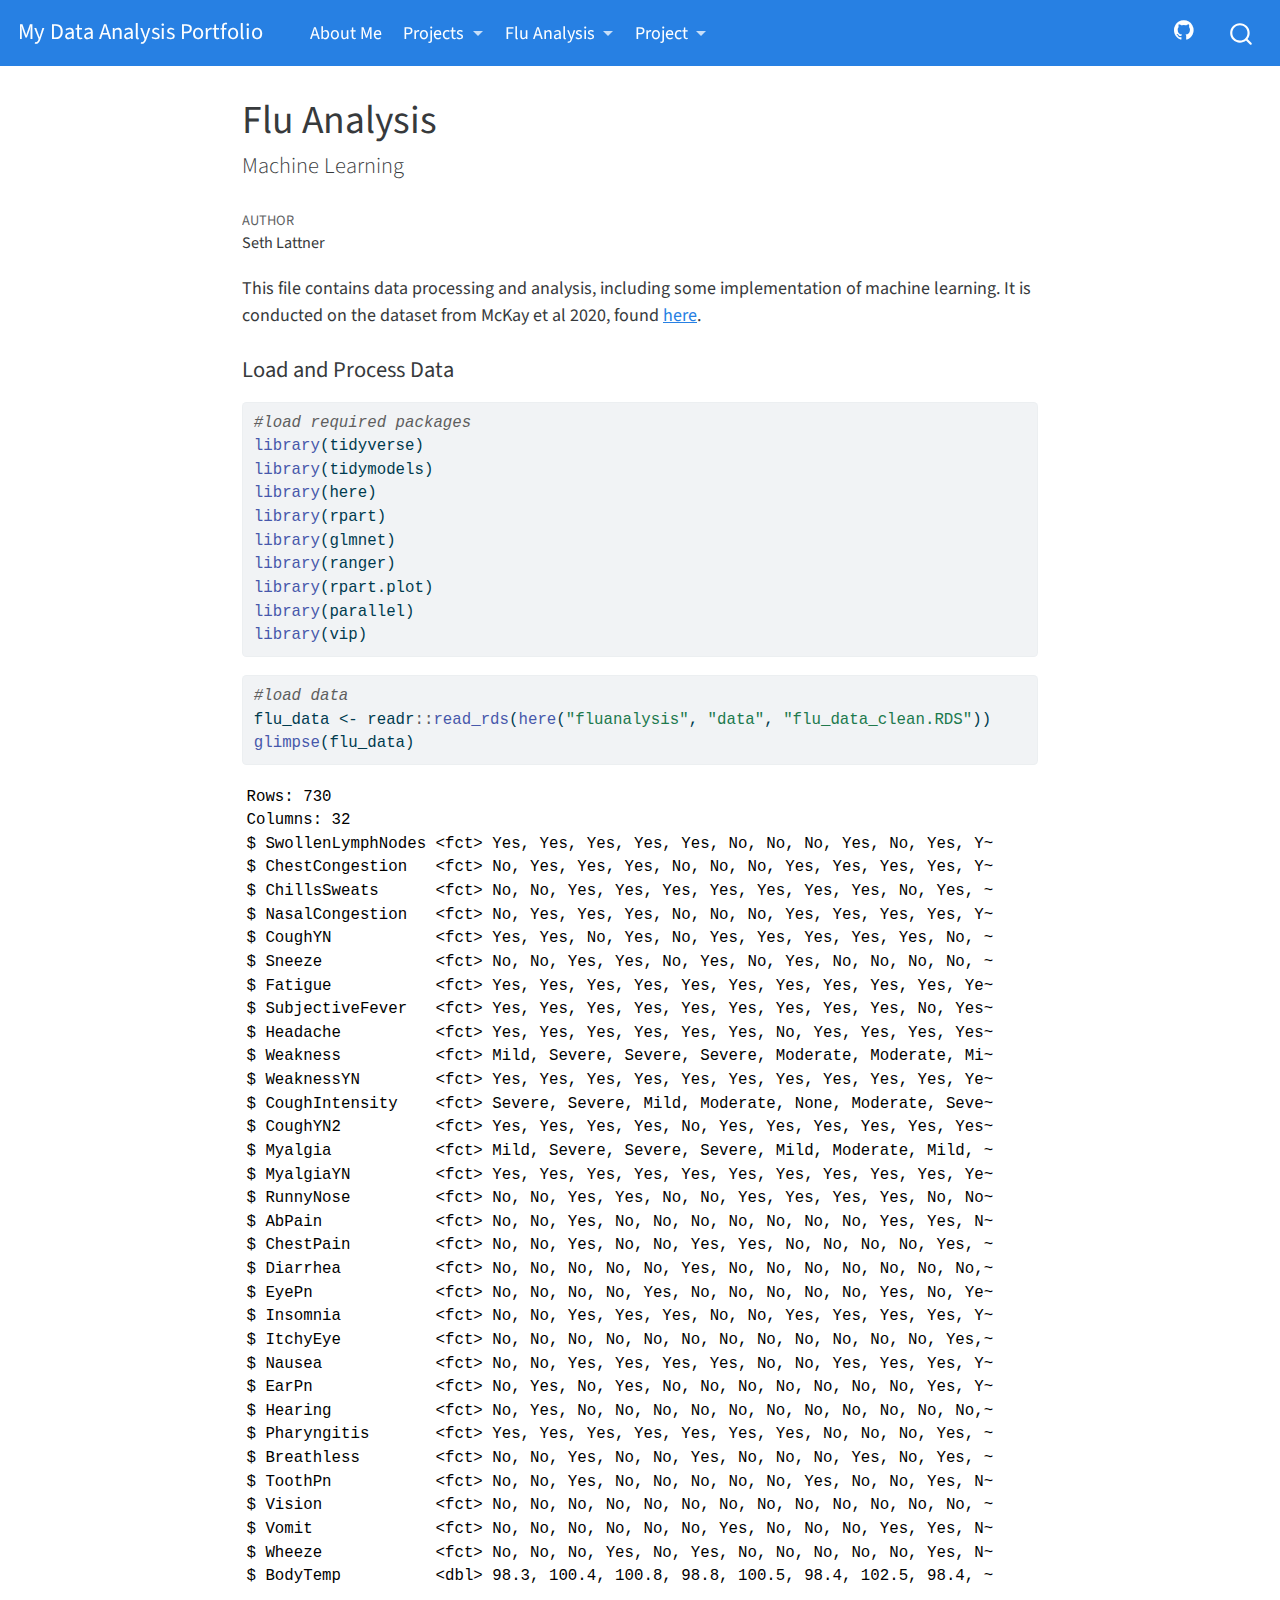
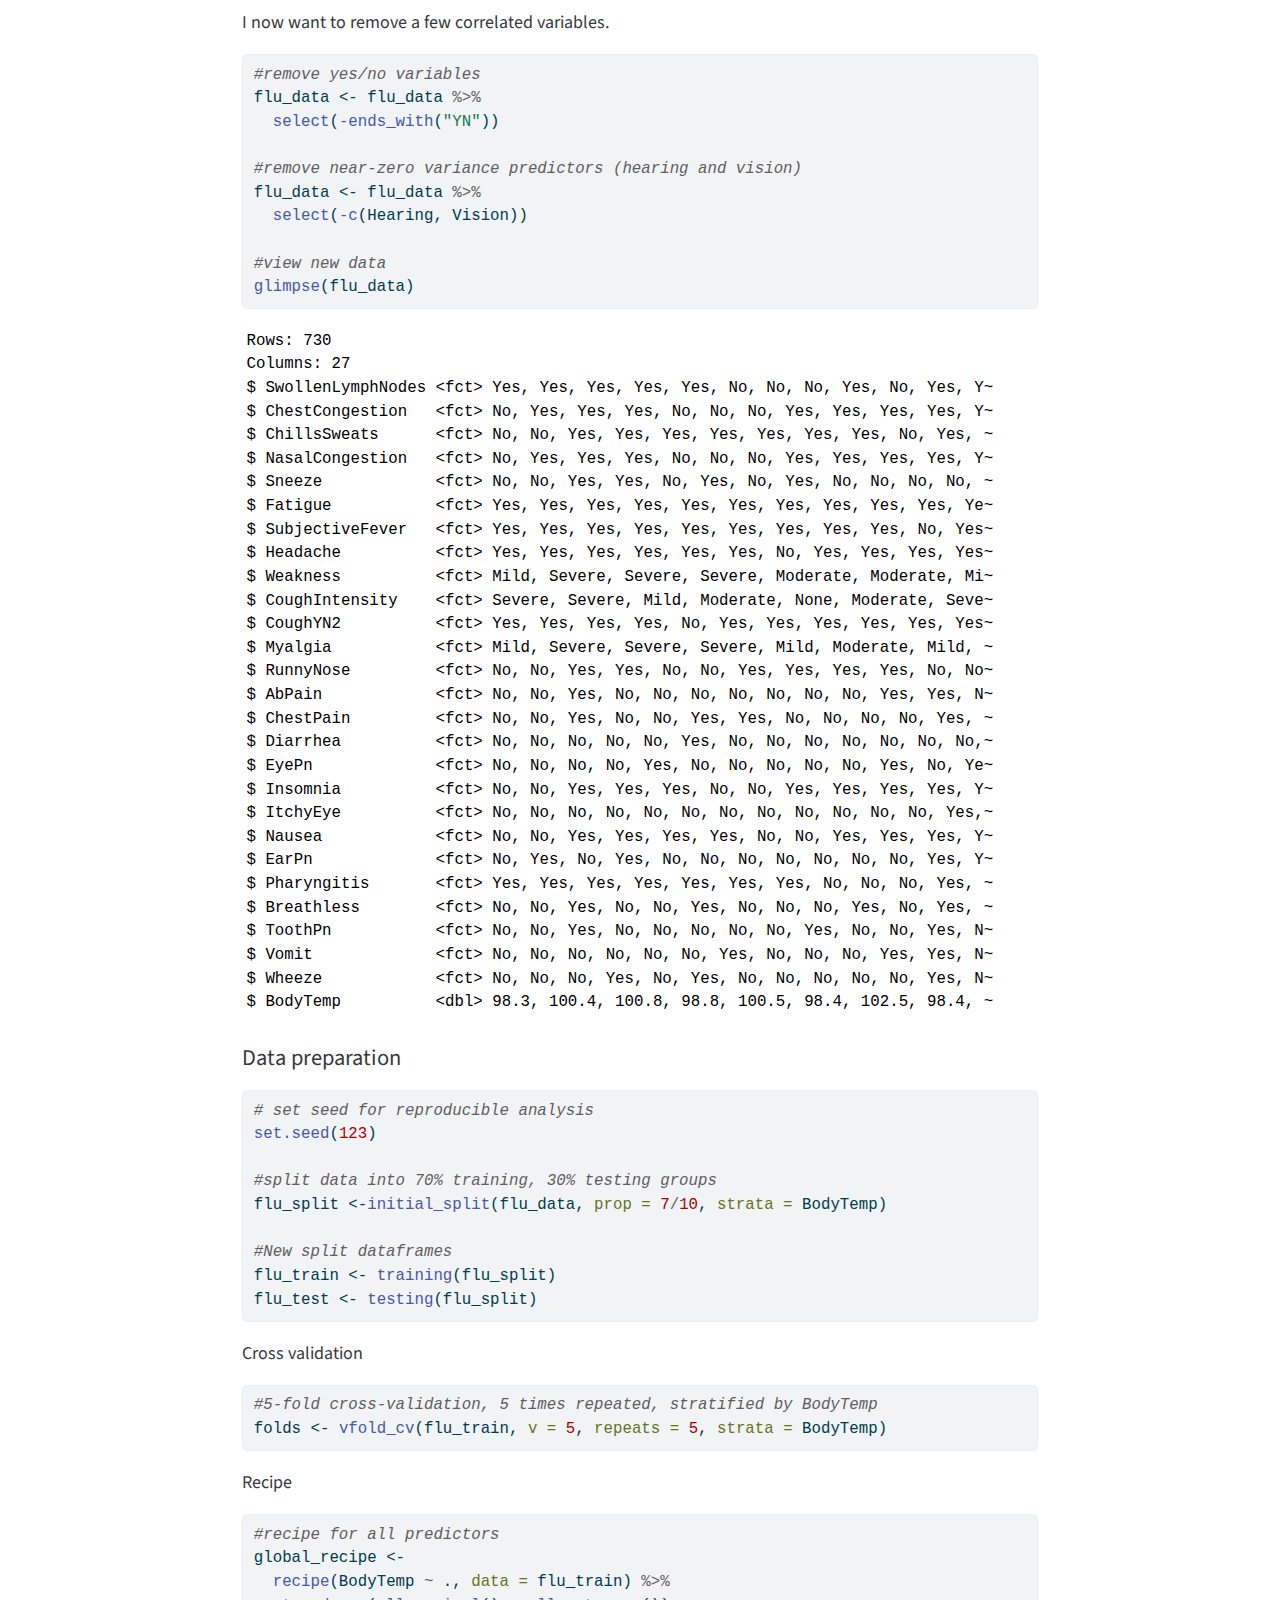
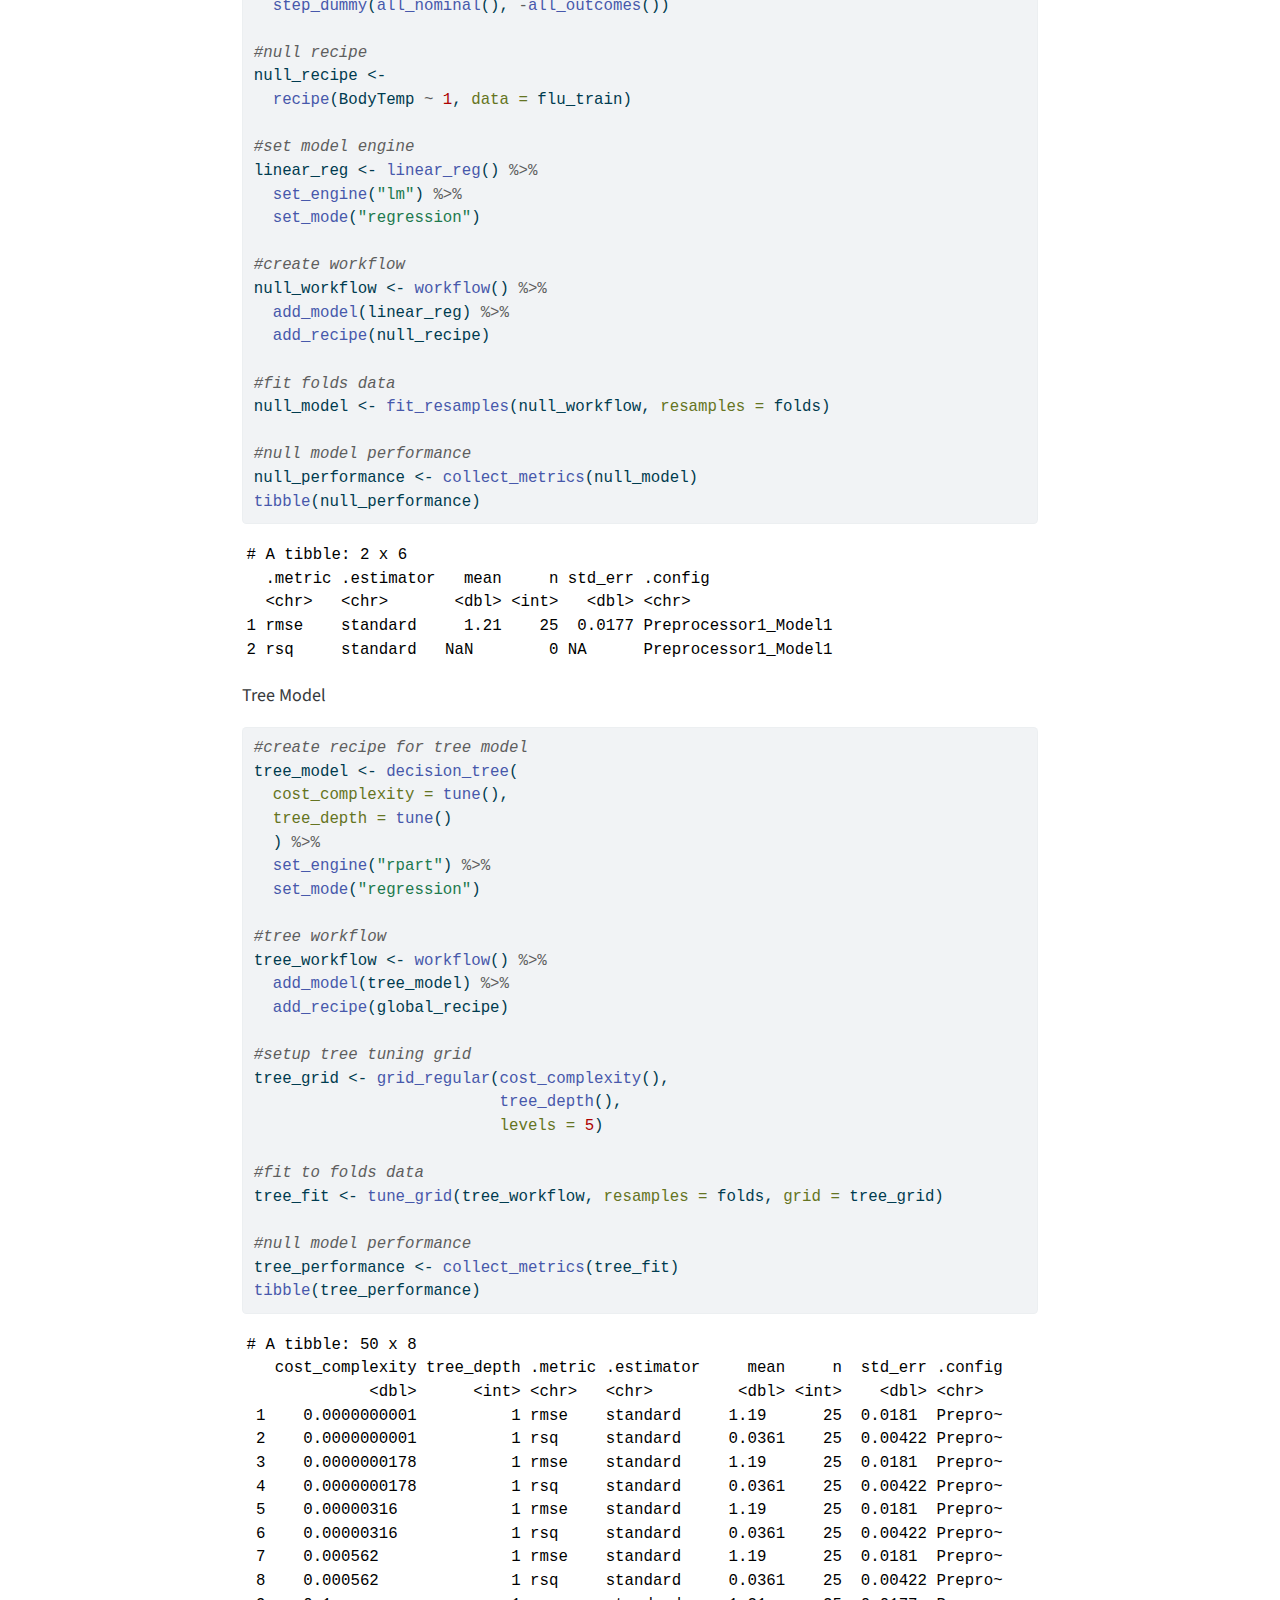
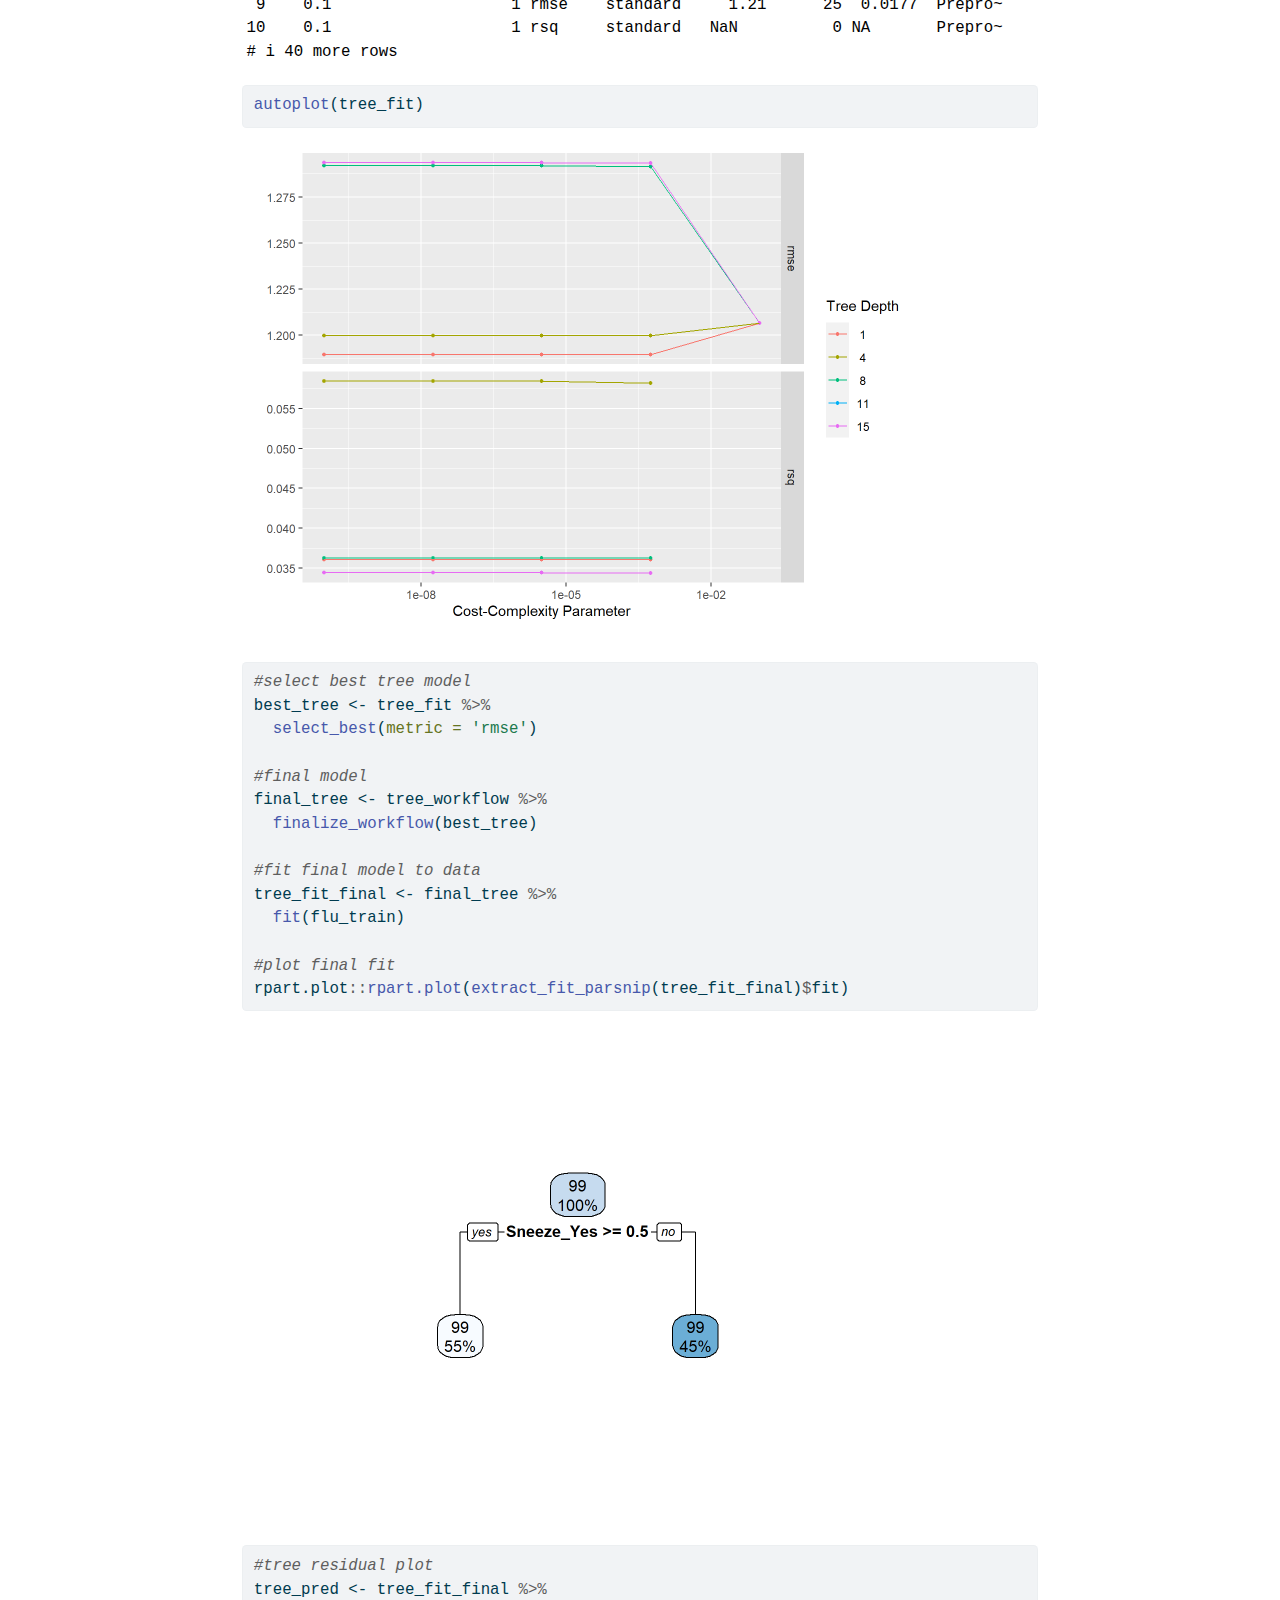
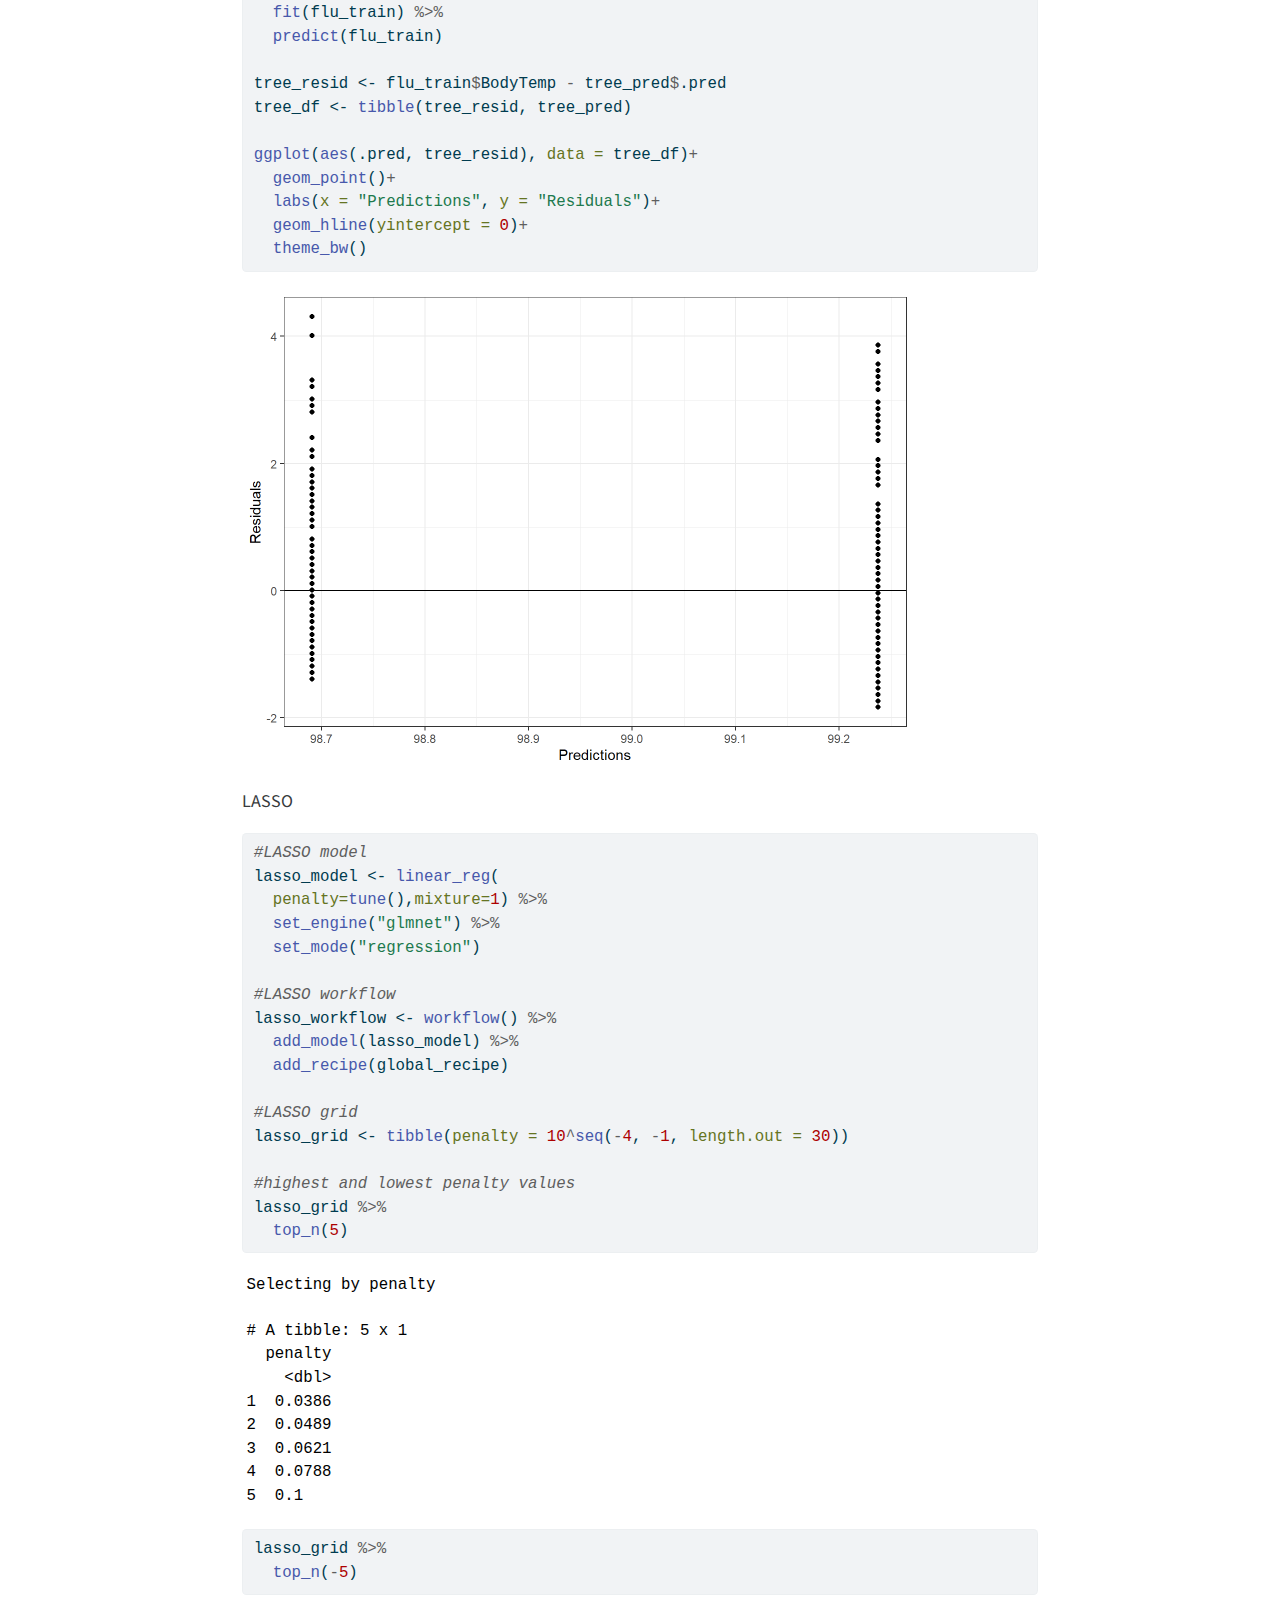
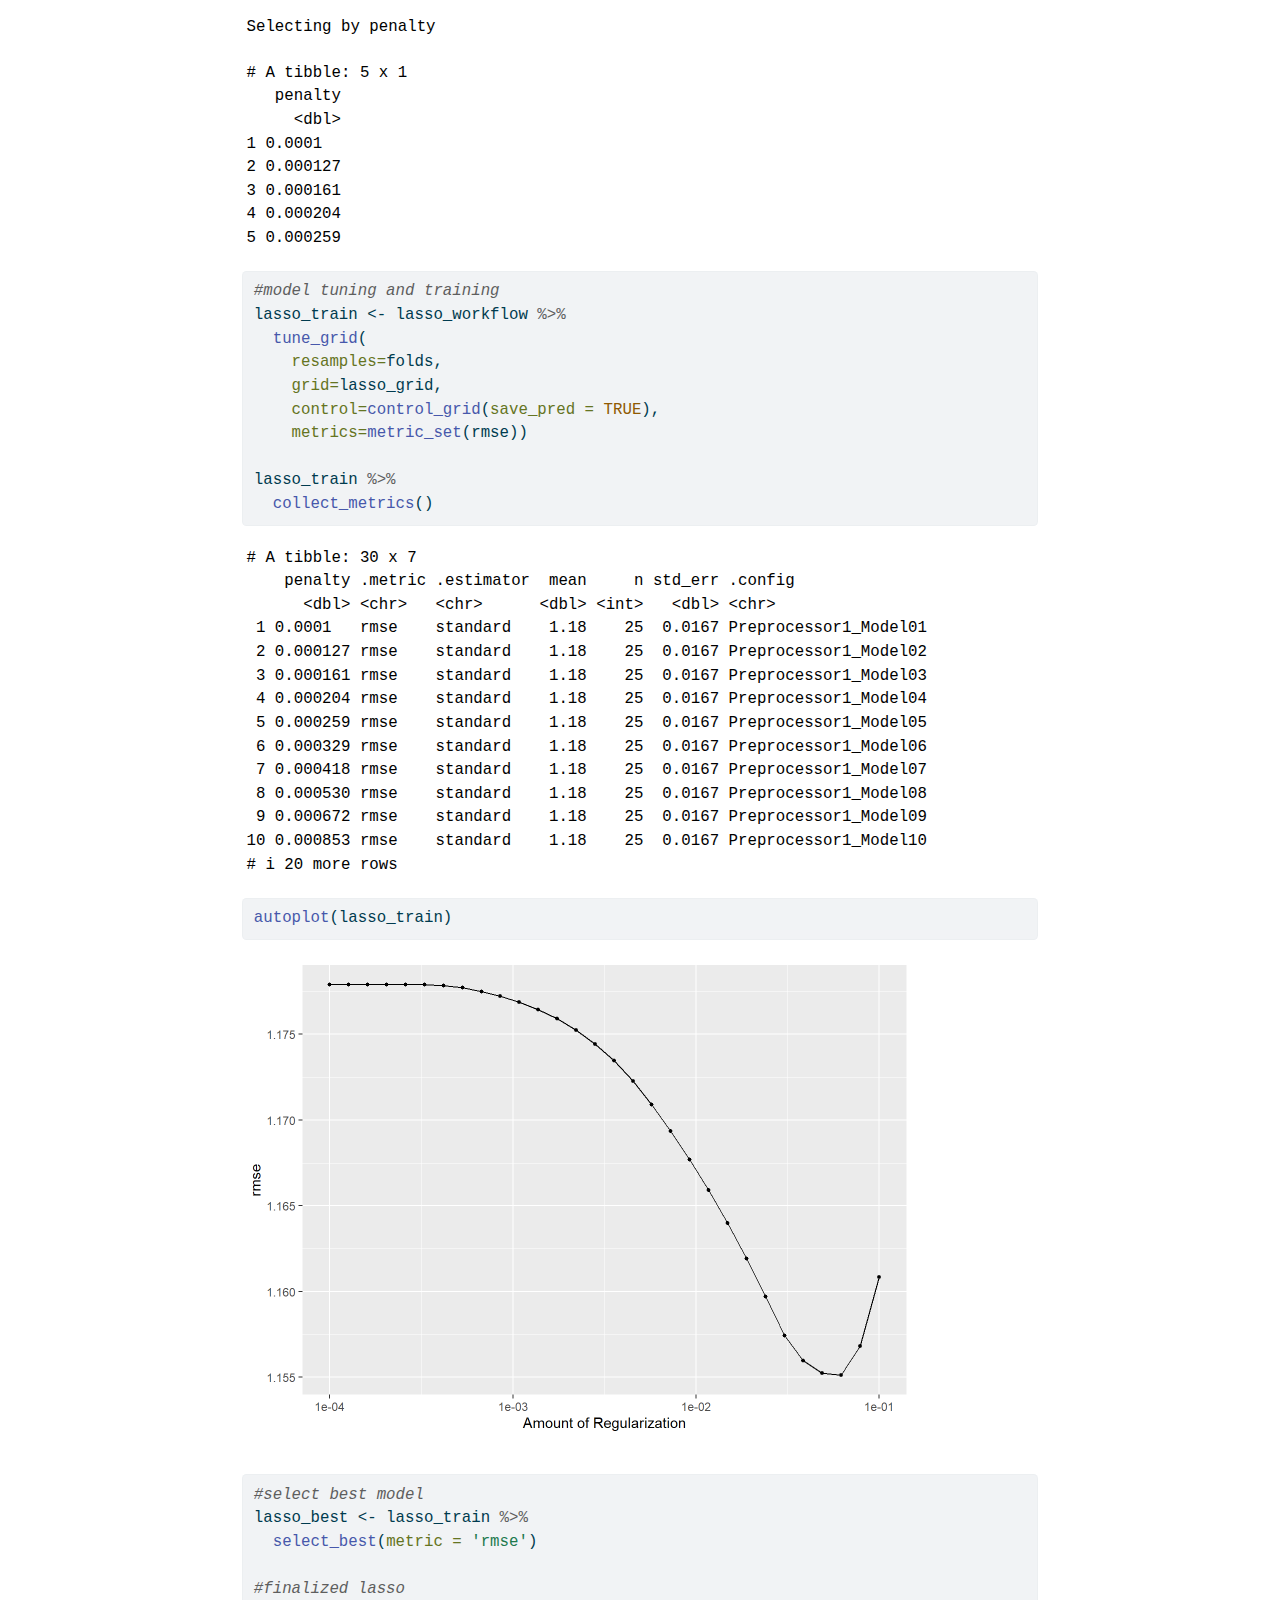
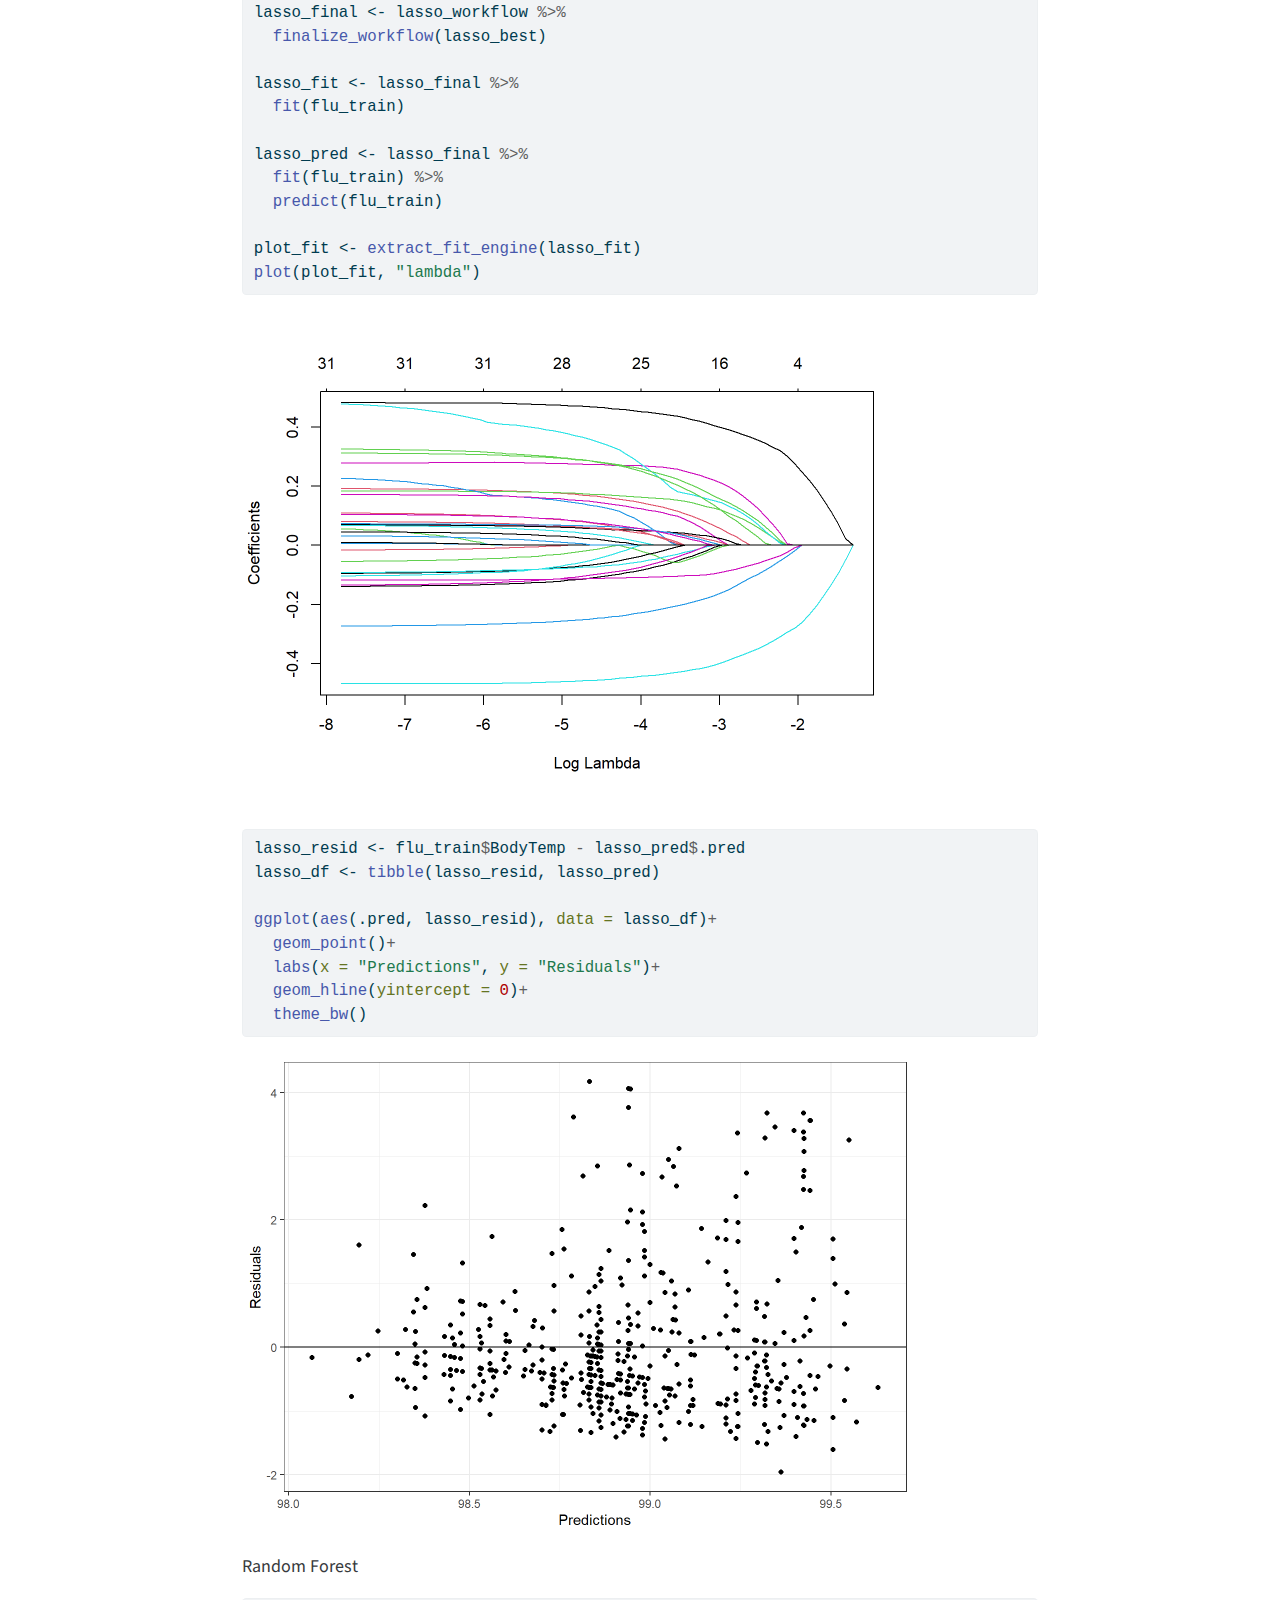
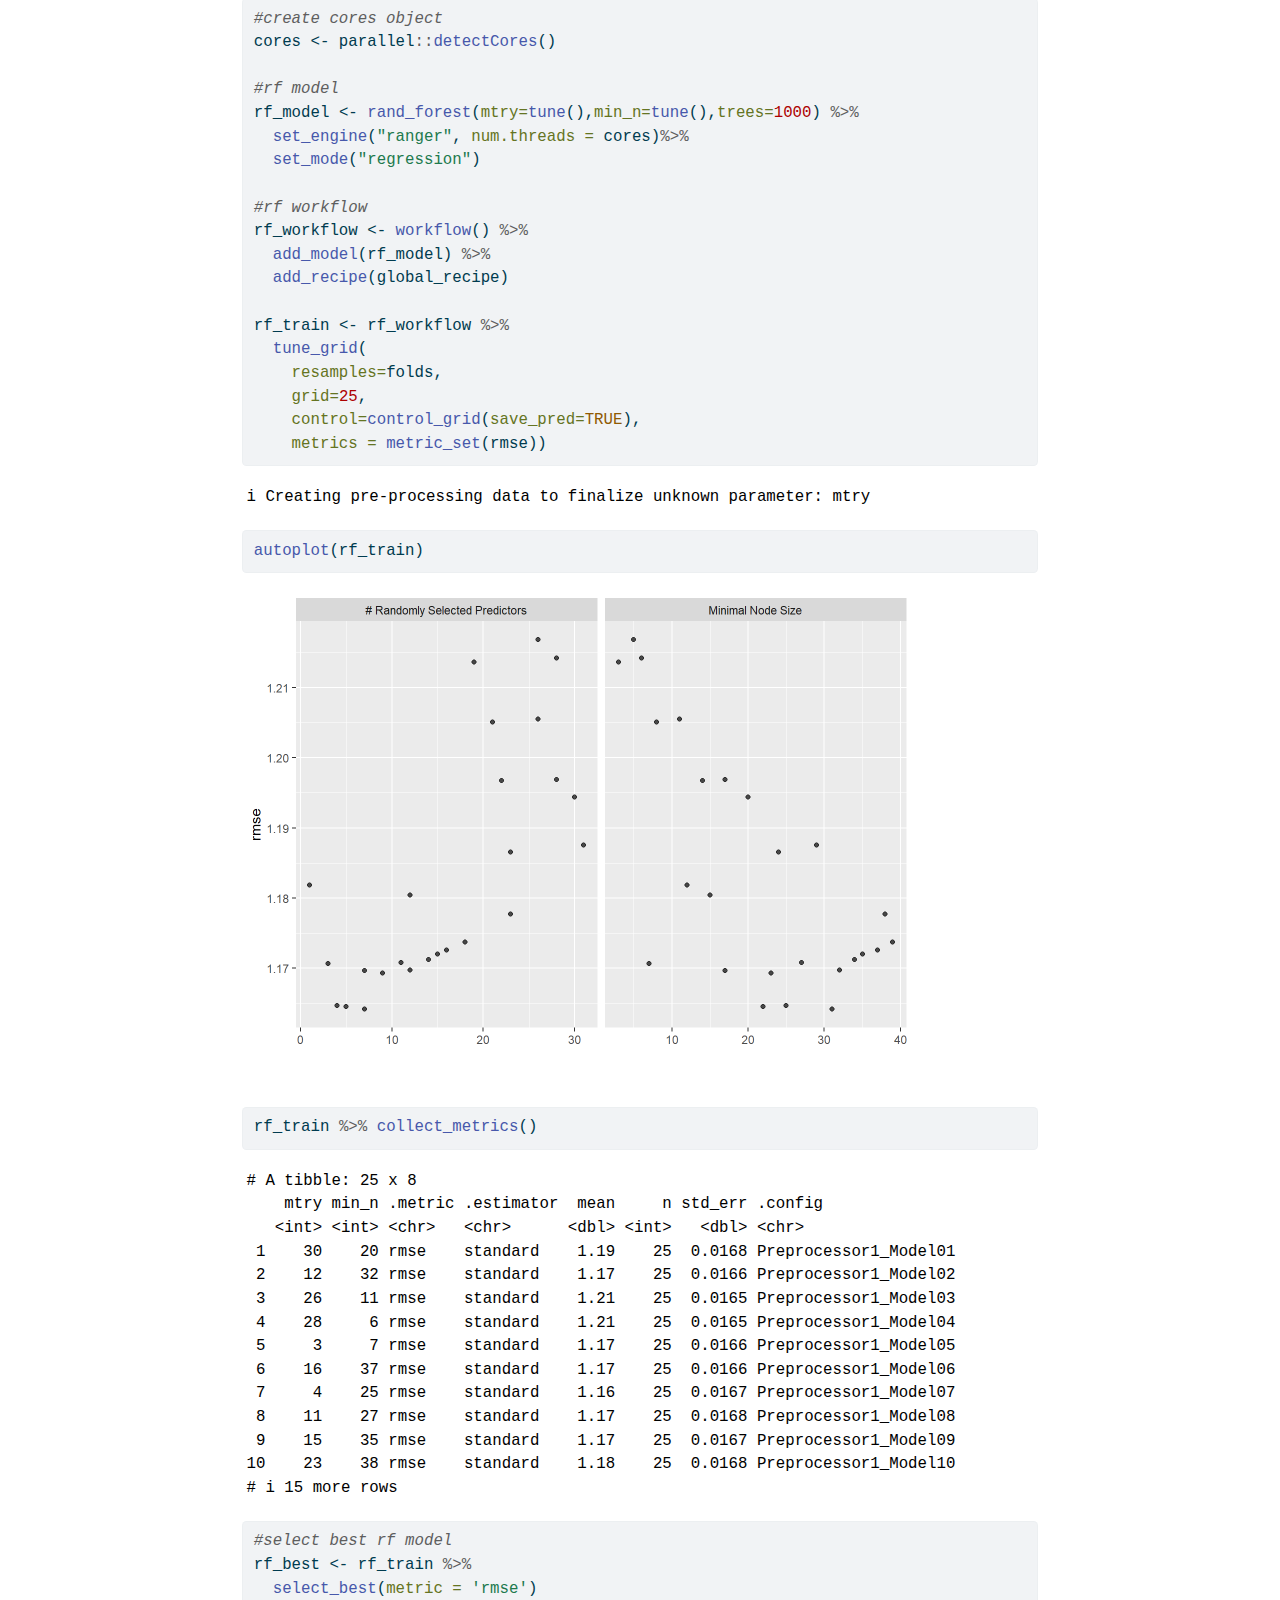
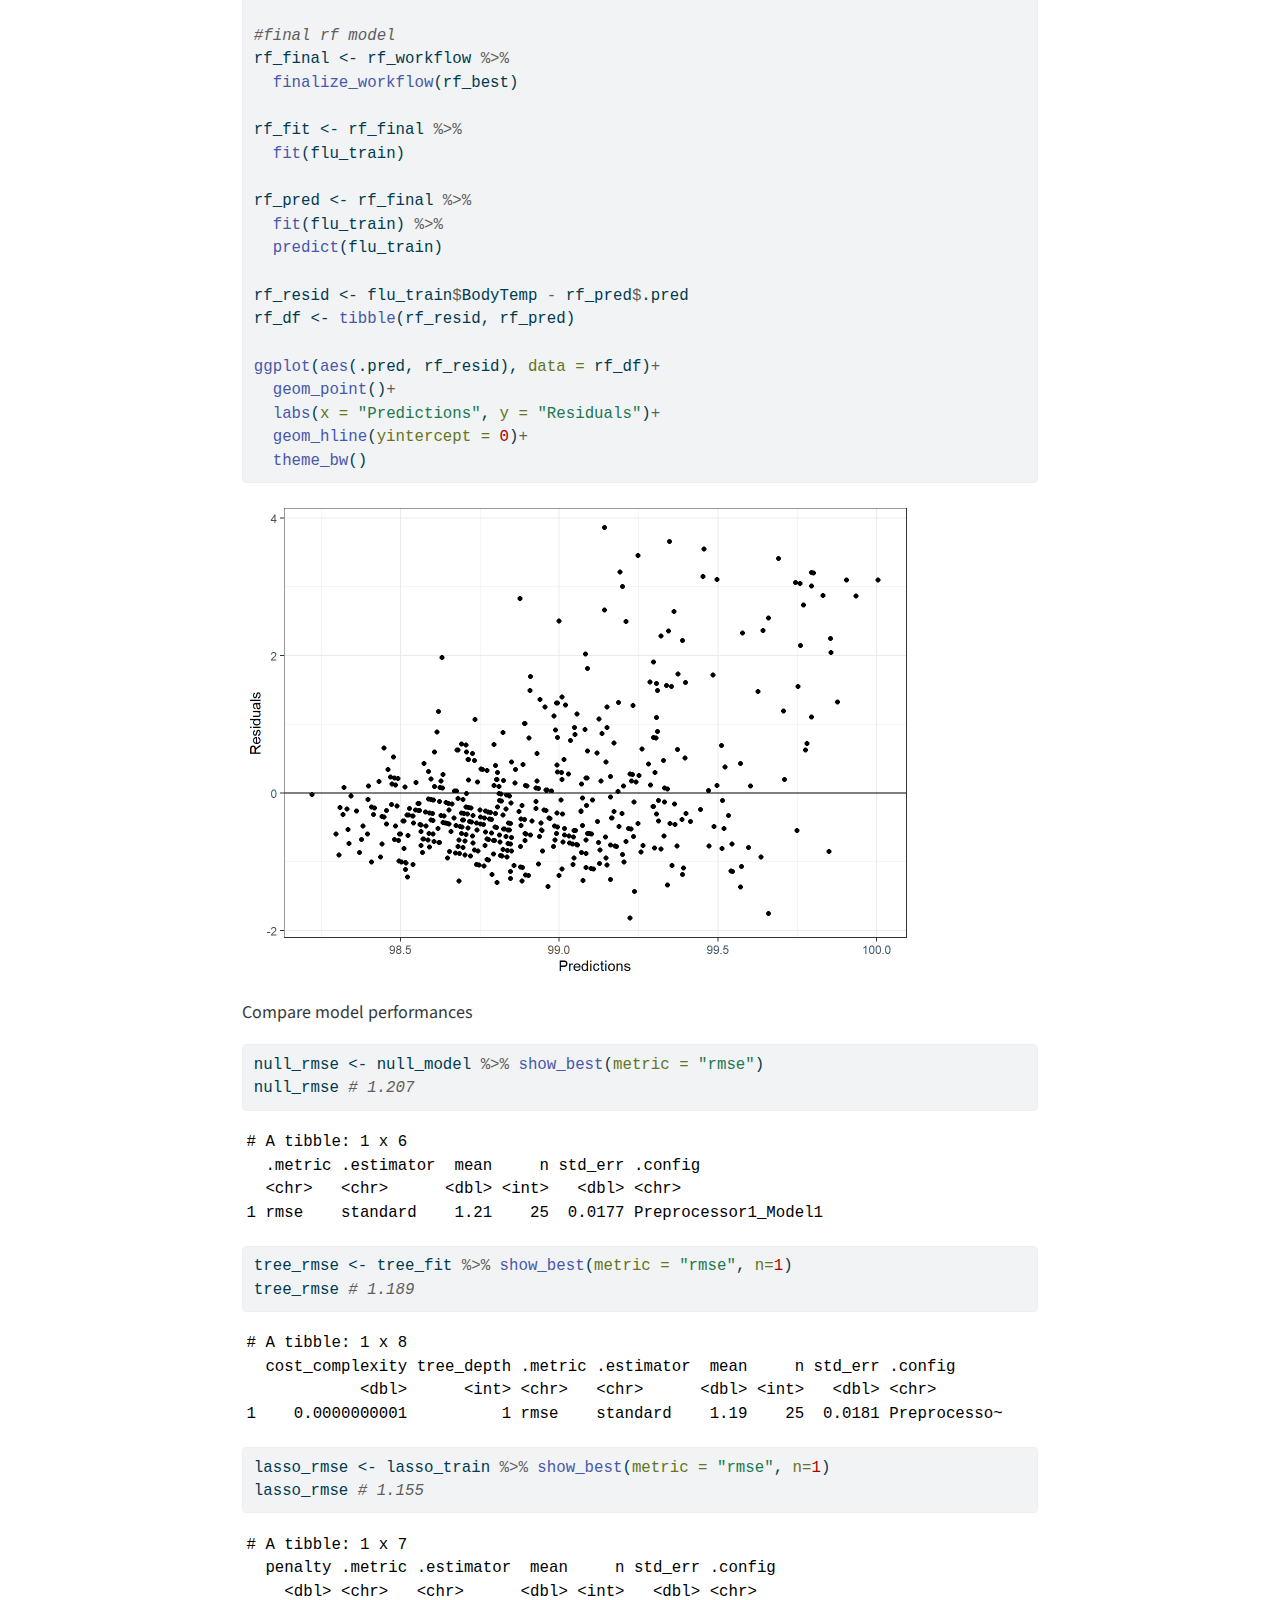
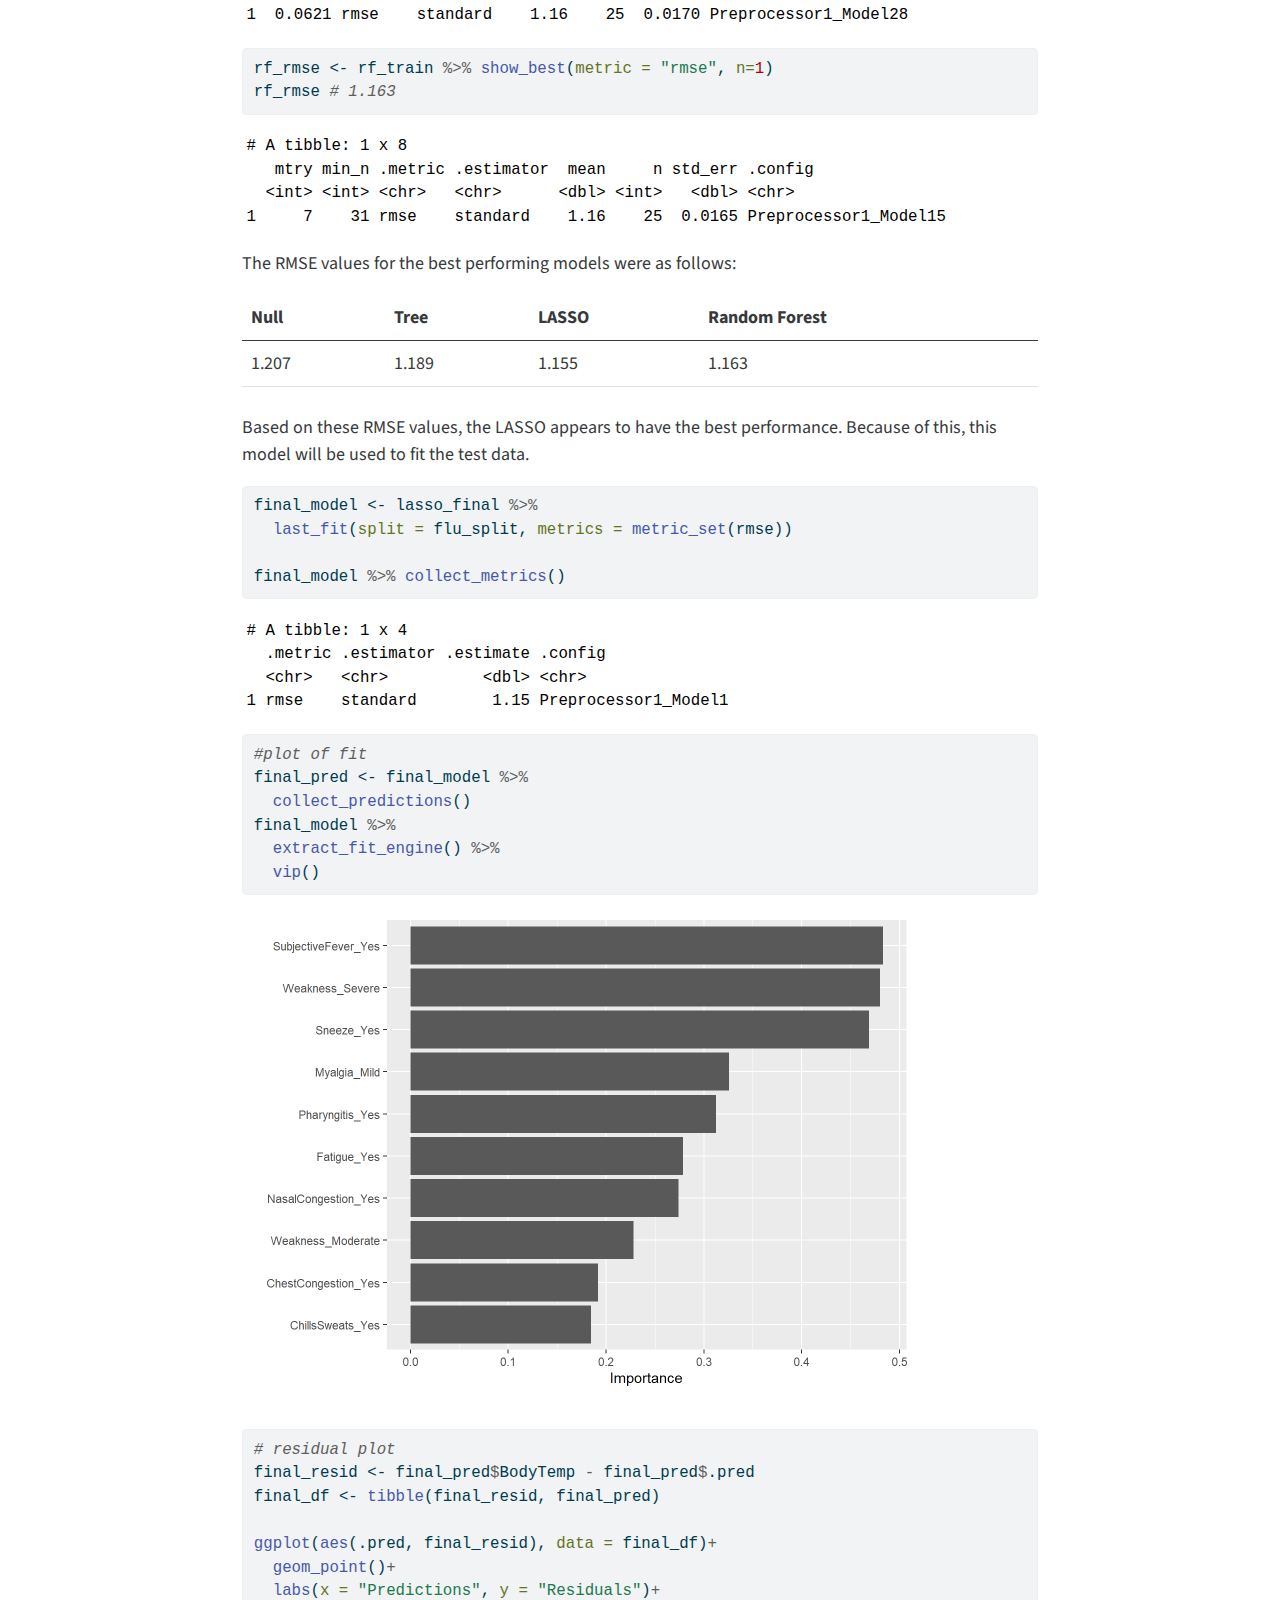
<file: docs/fluanalysis/code/machinelearning.html>
<!DOCTYPE html>
<html xmlns="http://www.w3.org/1999/xhtml" lang="en" xml:lang="en"><head>

<meta charset="utf-8">
<meta name="generator" content="quarto-1.2.313">

<meta name="viewport" content="width=device-width, initial-scale=1.0, user-scalable=yes">

<meta name="author" content="Seth Lattner">

<title>My Data Analysis Portfolio - Flu Analysis</title>
<style>
code{white-space: pre-wrap;}
span.smallcaps{font-variant: small-caps;}
div.columns{display: flex; gap: min(4vw, 1.5em);}
div.column{flex: auto; overflow-x: auto;}
div.hanging-indent{margin-left: 1.5em; text-indent: -1.5em;}
ul.task-list{list-style: none;}
ul.task-list li input[type="checkbox"] {
  width: 0.8em;
  margin: 0 0.8em 0.2em -1.6em;
  vertical-align: middle;
}
pre > code.sourceCode { white-space: pre; position: relative; }
pre > code.sourceCode > span { display: inline-block; line-height: 1.25; }
pre > code.sourceCode > span:empty { height: 1.2em; }
.sourceCode { overflow: visible; }
code.sourceCode > span { color: inherit; text-decoration: inherit; }
div.sourceCode { margin: 1em 0; }
pre.sourceCode { margin: 0; }
@media screen {
div.sourceCode { overflow: auto; }
}
@media print {
pre > code.sourceCode { white-space: pre-wrap; }
pre > code.sourceCode > span { text-indent: -5em; padding-left: 5em; }
}
pre.numberSource code
  { counter-reset: source-line 0; }
pre.numberSource code > span
  { position: relative; left: -4em; counter-increment: source-line; }
pre.numberSource code > span > a:first-child::before
  { content: counter(source-line);
    position: relative; left: -1em; text-align: right; vertical-align: baseline;
    border: none; display: inline-block;
    -webkit-touch-callout: none; -webkit-user-select: none;
    -khtml-user-select: none; -moz-user-select: none;
    -ms-user-select: none; user-select: none;
    padding: 0 4px; width: 4em;
    color: #aaaaaa;
  }
pre.numberSource { margin-left: 3em; border-left: 1px solid #aaaaaa;  padding-left: 4px; }
div.sourceCode
  {   }
@media screen {
pre > code.sourceCode > span > a:first-child::before { text-decoration: underline; }
}
code span.al { color: #ff0000; font-weight: bold; } /* Alert */
code span.an { color: #60a0b0; font-weight: bold; font-style: italic; } /* Annotation */
code span.at { color: #7d9029; } /* Attribute */
code span.bn { color: #40a070; } /* BaseN */
code span.bu { color: #008000; } /* BuiltIn */
code span.cf { color: #007020; font-weight: bold; } /* ControlFlow */
code span.ch { color: #4070a0; } /* Char */
code span.cn { color: #880000; } /* Constant */
code span.co { color: #60a0b0; font-style: italic; } /* Comment */
code span.cv { color: #60a0b0; font-weight: bold; font-style: italic; } /* CommentVar */
code span.do { color: #ba2121; font-style: italic; } /* Documentation */
code span.dt { color: #902000; } /* DataType */
code span.dv { color: #40a070; } /* DecVal */
code span.er { color: #ff0000; font-weight: bold; } /* Error */
code span.ex { } /* Extension */
code span.fl { color: #40a070; } /* Float */
code span.fu { color: #06287e; } /* Function */
code span.im { color: #008000; font-weight: bold; } /* Import */
code span.in { color: #60a0b0; font-weight: bold; font-style: italic; } /* Information */
code span.kw { color: #007020; font-weight: bold; } /* Keyword */
code span.op { color: #666666; } /* Operator */
code span.ot { color: #007020; } /* Other */
code span.pp { color: #bc7a00; } /* Preprocessor */
code span.sc { color: #4070a0; } /* SpecialChar */
code span.ss { color: #bb6688; } /* SpecialString */
code span.st { color: #4070a0; } /* String */
code span.va { color: #19177c; } /* Variable */
code span.vs { color: #4070a0; } /* VerbatimString */
code span.wa { color: #60a0b0; font-weight: bold; font-style: italic; } /* Warning */
</style>


<script src="../../site_libs/quarto-nav/quarto-nav.js"></script>
<script src="../../site_libs/quarto-nav/headroom.min.js"></script>
<script src="../../site_libs/clipboard/clipboard.min.js"></script>
<script src="../../site_libs/quarto-search/autocomplete.umd.js"></script>
<script src="../../site_libs/quarto-search/fuse.min.js"></script>
<script src="../../site_libs/quarto-search/quarto-search.js"></script>
<meta name="quarto:offset" content="../../">
<script src="../../site_libs/quarto-html/quarto.js"></script>
<script src="../../site_libs/quarto-html/popper.min.js"></script>
<script src="../../site_libs/quarto-html/tippy.umd.min.js"></script>
<script src="../../site_libs/quarto-html/anchor.min.js"></script>
<link href="../../site_libs/quarto-html/tippy.css" rel="stylesheet">
<link href="../../site_libs/quarto-html/quarto-syntax-highlighting.css" rel="stylesheet" id="quarto-text-highlighting-styles">
<script src="../../site_libs/bootstrap/bootstrap.min.js"></script>
<link href="../../site_libs/bootstrap/bootstrap-icons.css" rel="stylesheet">
<link href="../../site_libs/bootstrap/bootstrap.min.css" rel="stylesheet" id="quarto-bootstrap" data-mode="light">
<script id="quarto-search-options" type="application/json">{
  "location": "navbar",
  "copy-button": false,
  "collapse-after": 3,
  "panel-placement": "end",
  "type": "overlay",
  "limit": 20,
  "language": {
    "search-no-results-text": "No results",
    "search-matching-documents-text": "matching documents",
    "search-copy-link-title": "Copy link to search",
    "search-hide-matches-text": "Hide additional matches",
    "search-more-match-text": "more match in this document",
    "search-more-matches-text": "more matches in this document",
    "search-clear-button-title": "Clear",
    "search-detached-cancel-button-title": "Cancel",
    "search-submit-button-title": "Submit"
  }
}</script>


<link rel="stylesheet" href="../../styles.css">
</head>

<body class="nav-fixed fullcontent">

<div id="quarto-search-results"></div>
  <header id="quarto-header" class="headroom fixed-top">
    <nav class="navbar navbar-expand-lg navbar-dark ">
      <div class="navbar-container container-fluid">
      <div class="navbar-brand-container">
    <a class="navbar-brand" href="../../index.html">
    <span class="navbar-title">My Data Analysis Portfolio</span>
    </a>
  </div>
          <button class="navbar-toggler" type="button" data-bs-toggle="collapse" data-bs-target="#navbarCollapse" aria-controls="navbarCollapse" aria-expanded="false" aria-label="Toggle navigation" onclick="if (window.quartoToggleHeadroom) { window.quartoToggleHeadroom(); }">
  <span class="navbar-toggler-icon"></span>
</button>
          <div class="collapse navbar-collapse" id="navbarCollapse">
            <ul class="navbar-nav navbar-nav-scroll me-auto">
  <li class="nav-item">
    <a class="nav-link" href="../.././aboutme.html">
 <span class="menu-text">About Me</span></a>
  </li>  
  <li class="nav-item dropdown ">
    <a class="nav-link dropdown-toggle" href="#" id="nav-menu-projects" role="button" data-bs-toggle="dropdown" aria-expanded="false">
 <span class="menu-text">Projects</span>
    </a>
    <ul class="dropdown-menu" aria-labelledby="nav-menu-projects">    
        <li>
    <a class="dropdown-item" href="../.././coding_exercise.html">
 <span class="dropdown-text">R Coding Exercise</span></a>
  </li>  
        <li>
    <a class="dropdown-item" href="../.././dataanalysis_exercise/code/dataanalysis_exercise.html">
 <span class="dropdown-text">Data Analysis Exercise</span></a>
  </li>  
        <li>
    <a class="dropdown-item" href="../.././visualization_exercise.html">
 <span class="dropdown-text">Visualization Exercise</span></a>
  </li>  
        <li>
    <a class="dropdown-item" href="../.././tidytuesday_exercise.html">
 <span class="dropdown-text">Tidy Tuesday Exercise</span></a>
  </li>  
        <li>
    <a class="dropdown-item" href="../.././tidytuesday_exercise2.html">
 <span class="dropdown-text">Tidy Tuesday Exercise 2</span></a>
  </li>  
    </ul>
  </li>
  <li class="nav-item dropdown ">
    <a class="nav-link dropdown-toggle" href="#" id="nav-menu-flu-analysis" role="button" data-bs-toggle="dropdown" aria-expanded="false">
 <span class="menu-text">Flu Analysis</span>
    </a>
    <ul class="dropdown-menu" aria-labelledby="nav-menu-flu-analysis">    
        <li>
    <a class="dropdown-item" href="../.././fluanalysis/code/wrangling.html">
 <span class="dropdown-text">Wrangling</span></a>
  </li>  
        <li>
    <a class="dropdown-item" href="../.././fluanalysis/code/exploration.html">
 <span class="dropdown-text">Exploration</span></a>
  </li>  
        <li>
    <a class="dropdown-item" href="../.././fluanalysis/code/fitting.html">
 <span class="dropdown-text">Fitting</span></a>
  </li>  
        <li>
    <a class="dropdown-item" href="../.././fluanalysis/code/modeleval.html">
 <span class="dropdown-text">Model Evaluation</span></a>
  </li>  
        <li>
    <a class="dropdown-item" href="../.././fluanalysis/code/machinelearning.html">
 <span class="dropdown-text">Machine Learning</span></a>
  </li>  
    </ul>
  </li>
  <li class="nav-item dropdown ">
    <a class="nav-link dropdown-toggle" href="#" id="nav-menu-project" role="button" data-bs-toggle="dropdown" aria-expanded="false">
 <span class="menu-text">Project</span>
    </a>
    <ul class="dropdown-menu" aria-labelledby="nav-menu-project">    
        <li>
    <a class="dropdown-item" href="../.././Project/project.html">
 <span class="dropdown-text">Project</span></a>
  </li>  
    </ul>
  </li>
</ul>
            <ul class="navbar-nav navbar-nav-scroll ms-auto">
  <li class="nav-item compact">
    <a class="nav-link" href="https://github.com/sethlattner/sethlattner-MADA-portfolio.git"><i class="bi bi-github" role="img">
</i> 
 <span class="menu-text"></span></a>
  </li>  
</ul>
              <div id="quarto-search" class="" title="Search"></div>
          </div> <!-- /navcollapse -->
      </div> <!-- /container-fluid -->
    </nav>
</header>
<!-- content -->
<div id="quarto-content" class="quarto-container page-columns page-rows-contents page-layout-article page-navbar">
<!-- sidebar -->
<!-- margin-sidebar -->
    
<!-- main -->
<main class="content" id="quarto-document-content">

<header id="title-block-header" class="quarto-title-block default">
<div class="quarto-title">
<h1 class="title">Flu Analysis</h1>
<p class="subtitle lead">Machine Learning</p>
</div>



<div class="quarto-title-meta">

    <div>
    <div class="quarto-title-meta-heading">Author</div>
    <div class="quarto-title-meta-contents">
             <p>Seth Lattner </p>
          </div>
  </div>
    
  
    
  </div>
  

</header>

<p>This file contains data processing and analysis, including some implementation of machine learning. It is conducted on the dataset from McKay et al 2020, found <a href="https://doi.org/10.5061/dryad.51c59zw4v">here</a>.</p>
<section id="load-and-process-data" class="level4">
<h4 class="anchored" data-anchor-id="load-and-process-data">Load and Process Data</h4>
<div class="cell">
<div class="sourceCode cell-code" id="cb1"><pre class="sourceCode r code-with-copy"><code class="sourceCode r"><span id="cb1-1"><a href="#cb1-1" aria-hidden="true" tabindex="-1"></a><span class="co">#load required packages</span></span>
<span id="cb1-2"><a href="#cb1-2" aria-hidden="true" tabindex="-1"></a><span class="fu">library</span>(tidyverse)</span>
<span id="cb1-3"><a href="#cb1-3" aria-hidden="true" tabindex="-1"></a><span class="fu">library</span>(tidymodels)</span>
<span id="cb1-4"><a href="#cb1-4" aria-hidden="true" tabindex="-1"></a><span class="fu">library</span>(here)</span>
<span id="cb1-5"><a href="#cb1-5" aria-hidden="true" tabindex="-1"></a><span class="fu">library</span>(rpart)</span>
<span id="cb1-6"><a href="#cb1-6" aria-hidden="true" tabindex="-1"></a><span class="fu">library</span>(glmnet)</span>
<span id="cb1-7"><a href="#cb1-7" aria-hidden="true" tabindex="-1"></a><span class="fu">library</span>(ranger)</span>
<span id="cb1-8"><a href="#cb1-8" aria-hidden="true" tabindex="-1"></a><span class="fu">library</span>(rpart.plot)</span>
<span id="cb1-9"><a href="#cb1-9" aria-hidden="true" tabindex="-1"></a><span class="fu">library</span>(parallel)</span>
<span id="cb1-10"><a href="#cb1-10" aria-hidden="true" tabindex="-1"></a><span class="fu">library</span>(vip)</span></code><button title="Copy to Clipboard" class="code-copy-button"><i class="bi"></i></button></pre></div>
</div>
<div class="cell">
<div class="sourceCode cell-code" id="cb2"><pre class="sourceCode r code-with-copy"><code class="sourceCode r"><span id="cb2-1"><a href="#cb2-1" aria-hidden="true" tabindex="-1"></a><span class="co">#load data</span></span>
<span id="cb2-2"><a href="#cb2-2" aria-hidden="true" tabindex="-1"></a>flu_data <span class="ot">&lt;-</span> readr<span class="sc">::</span><span class="fu">read_rds</span>(<span class="fu">here</span>(<span class="st">"fluanalysis"</span>, <span class="st">"data"</span>, <span class="st">"flu_data_clean.RDS"</span>))</span>
<span id="cb2-3"><a href="#cb2-3" aria-hidden="true" tabindex="-1"></a><span class="fu">glimpse</span>(flu_data)</span></code><button title="Copy to Clipboard" class="code-copy-button"><i class="bi"></i></button></pre></div>
<div class="cell-output cell-output-stdout">
<pre><code>Rows: 730
Columns: 32
$ SwollenLymphNodes &lt;fct&gt; Yes, Yes, Yes, Yes, Yes, No, No, No, Yes, No, Yes, Y~
$ ChestCongestion   &lt;fct&gt; No, Yes, Yes, Yes, No, No, No, Yes, Yes, Yes, Yes, Y~
$ ChillsSweats      &lt;fct&gt; No, No, Yes, Yes, Yes, Yes, Yes, Yes, Yes, No, Yes, ~
$ NasalCongestion   &lt;fct&gt; No, Yes, Yes, Yes, No, No, No, Yes, Yes, Yes, Yes, Y~
$ CoughYN           &lt;fct&gt; Yes, Yes, No, Yes, No, Yes, Yes, Yes, Yes, Yes, No, ~
$ Sneeze            &lt;fct&gt; No, No, Yes, Yes, No, Yes, No, Yes, No, No, No, No, ~
$ Fatigue           &lt;fct&gt; Yes, Yes, Yes, Yes, Yes, Yes, Yes, Yes, Yes, Yes, Ye~
$ SubjectiveFever   &lt;fct&gt; Yes, Yes, Yes, Yes, Yes, Yes, Yes, Yes, Yes, No, Yes~
$ Headache          &lt;fct&gt; Yes, Yes, Yes, Yes, Yes, Yes, No, Yes, Yes, Yes, Yes~
$ Weakness          &lt;fct&gt; Mild, Severe, Severe, Severe, Moderate, Moderate, Mi~
$ WeaknessYN        &lt;fct&gt; Yes, Yes, Yes, Yes, Yes, Yes, Yes, Yes, Yes, Yes, Ye~
$ CoughIntensity    &lt;fct&gt; Severe, Severe, Mild, Moderate, None, Moderate, Seve~
$ CoughYN2          &lt;fct&gt; Yes, Yes, Yes, Yes, No, Yes, Yes, Yes, Yes, Yes, Yes~
$ Myalgia           &lt;fct&gt; Mild, Severe, Severe, Severe, Mild, Moderate, Mild, ~
$ MyalgiaYN         &lt;fct&gt; Yes, Yes, Yes, Yes, Yes, Yes, Yes, Yes, Yes, Yes, Ye~
$ RunnyNose         &lt;fct&gt; No, No, Yes, Yes, No, No, Yes, Yes, Yes, Yes, No, No~
$ AbPain            &lt;fct&gt; No, No, Yes, No, No, No, No, No, No, No, Yes, Yes, N~
$ ChestPain         &lt;fct&gt; No, No, Yes, No, No, Yes, Yes, No, No, No, No, Yes, ~
$ Diarrhea          &lt;fct&gt; No, No, No, No, No, Yes, No, No, No, No, No, No, No,~
$ EyePn             &lt;fct&gt; No, No, No, No, Yes, No, No, No, No, No, Yes, No, Ye~
$ Insomnia          &lt;fct&gt; No, No, Yes, Yes, Yes, No, No, Yes, Yes, Yes, Yes, Y~
$ ItchyEye          &lt;fct&gt; No, No, No, No, No, No, No, No, No, No, No, No, Yes,~
$ Nausea            &lt;fct&gt; No, No, Yes, Yes, Yes, Yes, No, No, Yes, Yes, Yes, Y~
$ EarPn             &lt;fct&gt; No, Yes, No, Yes, No, No, No, No, No, No, No, Yes, Y~
$ Hearing           &lt;fct&gt; No, Yes, No, No, No, No, No, No, No, No, No, No, No,~
$ Pharyngitis       &lt;fct&gt; Yes, Yes, Yes, Yes, Yes, Yes, Yes, No, No, No, Yes, ~
$ Breathless        &lt;fct&gt; No, No, Yes, No, No, Yes, No, No, No, Yes, No, Yes, ~
$ ToothPn           &lt;fct&gt; No, No, Yes, No, No, No, No, No, Yes, No, No, Yes, N~
$ Vision            &lt;fct&gt; No, No, No, No, No, No, No, No, No, No, No, No, No, ~
$ Vomit             &lt;fct&gt; No, No, No, No, No, No, Yes, No, No, No, Yes, Yes, N~
$ Wheeze            &lt;fct&gt; No, No, No, Yes, No, Yes, No, No, No, No, No, Yes, N~
$ BodyTemp          &lt;dbl&gt; 98.3, 100.4, 100.8, 98.8, 100.5, 98.4, 102.5, 98.4, ~</code></pre>
</div>
</div>
<p>I now want to remove a few correlated variables.</p>
<div class="cell">
<div class="sourceCode cell-code" id="cb4"><pre class="sourceCode r code-with-copy"><code class="sourceCode r"><span id="cb4-1"><a href="#cb4-1" aria-hidden="true" tabindex="-1"></a><span class="co">#remove yes/no variables</span></span>
<span id="cb4-2"><a href="#cb4-2" aria-hidden="true" tabindex="-1"></a>flu_data <span class="ot">&lt;-</span> flu_data <span class="sc">%&gt;%</span></span>
<span id="cb4-3"><a href="#cb4-3" aria-hidden="true" tabindex="-1"></a>  <span class="fu">select</span>(<span class="sc">-</span><span class="fu">ends_with</span>(<span class="st">"YN"</span>))</span>
<span id="cb4-4"><a href="#cb4-4" aria-hidden="true" tabindex="-1"></a></span>
<span id="cb4-5"><a href="#cb4-5" aria-hidden="true" tabindex="-1"></a><span class="co">#remove near-zero variance predictors (hearing and vision)</span></span>
<span id="cb4-6"><a href="#cb4-6" aria-hidden="true" tabindex="-1"></a>flu_data <span class="ot">&lt;-</span> flu_data <span class="sc">%&gt;%</span></span>
<span id="cb4-7"><a href="#cb4-7" aria-hidden="true" tabindex="-1"></a>  <span class="fu">select</span>(<span class="sc">-</span><span class="fu">c</span>(Hearing, Vision))</span>
<span id="cb4-8"><a href="#cb4-8" aria-hidden="true" tabindex="-1"></a></span>
<span id="cb4-9"><a href="#cb4-9" aria-hidden="true" tabindex="-1"></a><span class="co">#view new data</span></span>
<span id="cb4-10"><a href="#cb4-10" aria-hidden="true" tabindex="-1"></a><span class="fu">glimpse</span>(flu_data)</span></code><button title="Copy to Clipboard" class="code-copy-button"><i class="bi"></i></button></pre></div>
<div class="cell-output cell-output-stdout">
<pre><code>Rows: 730
Columns: 27
$ SwollenLymphNodes &lt;fct&gt; Yes, Yes, Yes, Yes, Yes, No, No, No, Yes, No, Yes, Y~
$ ChestCongestion   &lt;fct&gt; No, Yes, Yes, Yes, No, No, No, Yes, Yes, Yes, Yes, Y~
$ ChillsSweats      &lt;fct&gt; No, No, Yes, Yes, Yes, Yes, Yes, Yes, Yes, No, Yes, ~
$ NasalCongestion   &lt;fct&gt; No, Yes, Yes, Yes, No, No, No, Yes, Yes, Yes, Yes, Y~
$ Sneeze            &lt;fct&gt; No, No, Yes, Yes, No, Yes, No, Yes, No, No, No, No, ~
$ Fatigue           &lt;fct&gt; Yes, Yes, Yes, Yes, Yes, Yes, Yes, Yes, Yes, Yes, Ye~
$ SubjectiveFever   &lt;fct&gt; Yes, Yes, Yes, Yes, Yes, Yes, Yes, Yes, Yes, No, Yes~
$ Headache          &lt;fct&gt; Yes, Yes, Yes, Yes, Yes, Yes, No, Yes, Yes, Yes, Yes~
$ Weakness          &lt;fct&gt; Mild, Severe, Severe, Severe, Moderate, Moderate, Mi~
$ CoughIntensity    &lt;fct&gt; Severe, Severe, Mild, Moderate, None, Moderate, Seve~
$ CoughYN2          &lt;fct&gt; Yes, Yes, Yes, Yes, No, Yes, Yes, Yes, Yes, Yes, Yes~
$ Myalgia           &lt;fct&gt; Mild, Severe, Severe, Severe, Mild, Moderate, Mild, ~
$ RunnyNose         &lt;fct&gt; No, No, Yes, Yes, No, No, Yes, Yes, Yes, Yes, No, No~
$ AbPain            &lt;fct&gt; No, No, Yes, No, No, No, No, No, No, No, Yes, Yes, N~
$ ChestPain         &lt;fct&gt; No, No, Yes, No, No, Yes, Yes, No, No, No, No, Yes, ~
$ Diarrhea          &lt;fct&gt; No, No, No, No, No, Yes, No, No, No, No, No, No, No,~
$ EyePn             &lt;fct&gt; No, No, No, No, Yes, No, No, No, No, No, Yes, No, Ye~
$ Insomnia          &lt;fct&gt; No, No, Yes, Yes, Yes, No, No, Yes, Yes, Yes, Yes, Y~
$ ItchyEye          &lt;fct&gt; No, No, No, No, No, No, No, No, No, No, No, No, Yes,~
$ Nausea            &lt;fct&gt; No, No, Yes, Yes, Yes, Yes, No, No, Yes, Yes, Yes, Y~
$ EarPn             &lt;fct&gt; No, Yes, No, Yes, No, No, No, No, No, No, No, Yes, Y~
$ Pharyngitis       &lt;fct&gt; Yes, Yes, Yes, Yes, Yes, Yes, Yes, No, No, No, Yes, ~
$ Breathless        &lt;fct&gt; No, No, Yes, No, No, Yes, No, No, No, Yes, No, Yes, ~
$ ToothPn           &lt;fct&gt; No, No, Yes, No, No, No, No, No, Yes, No, No, Yes, N~
$ Vomit             &lt;fct&gt; No, No, No, No, No, No, Yes, No, No, No, Yes, Yes, N~
$ Wheeze            &lt;fct&gt; No, No, No, Yes, No, Yes, No, No, No, No, No, Yes, N~
$ BodyTemp          &lt;dbl&gt; 98.3, 100.4, 100.8, 98.8, 100.5, 98.4, 102.5, 98.4, ~</code></pre>
</div>
</div>
</section>
<section id="data-preparation" class="level4">
<h4 class="anchored" data-anchor-id="data-preparation">Data preparation</h4>
<div class="cell">
<div class="sourceCode cell-code" id="cb6"><pre class="sourceCode r code-with-copy"><code class="sourceCode r"><span id="cb6-1"><a href="#cb6-1" aria-hidden="true" tabindex="-1"></a><span class="co"># set seed for reproducible analysis</span></span>
<span id="cb6-2"><a href="#cb6-2" aria-hidden="true" tabindex="-1"></a><span class="fu">set.seed</span>(<span class="dv">123</span>) </span>
<span id="cb6-3"><a href="#cb6-3" aria-hidden="true" tabindex="-1"></a></span>
<span id="cb6-4"><a href="#cb6-4" aria-hidden="true" tabindex="-1"></a><span class="co">#split data into 70% training, 30% testing groups</span></span>
<span id="cb6-5"><a href="#cb6-5" aria-hidden="true" tabindex="-1"></a>flu_split <span class="ot">&lt;-</span><span class="fu">initial_split</span>(flu_data, <span class="at">prop =</span> <span class="dv">7</span><span class="sc">/</span><span class="dv">10</span>, <span class="at">strata =</span> BodyTemp) </span>
<span id="cb6-6"><a href="#cb6-6" aria-hidden="true" tabindex="-1"></a></span>
<span id="cb6-7"><a href="#cb6-7" aria-hidden="true" tabindex="-1"></a><span class="co">#New split dataframes </span></span>
<span id="cb6-8"><a href="#cb6-8" aria-hidden="true" tabindex="-1"></a>flu_train <span class="ot">&lt;-</span> <span class="fu">training</span>(flu_split)</span>
<span id="cb6-9"><a href="#cb6-9" aria-hidden="true" tabindex="-1"></a>flu_test <span class="ot">&lt;-</span> <span class="fu">testing</span>(flu_split)</span></code><button title="Copy to Clipboard" class="code-copy-button"><i class="bi"></i></button></pre></div>
</div>
<p>Cross validation</p>
<div class="cell">
<div class="sourceCode cell-code" id="cb7"><pre class="sourceCode r code-with-copy"><code class="sourceCode r"><span id="cb7-1"><a href="#cb7-1" aria-hidden="true" tabindex="-1"></a><span class="co">#5-fold cross-validation, 5 times repeated, stratified by BodyTemp</span></span>
<span id="cb7-2"><a href="#cb7-2" aria-hidden="true" tabindex="-1"></a>folds <span class="ot">&lt;-</span> <span class="fu">vfold_cv</span>(flu_train, <span class="at">v =</span> <span class="dv">5</span>, <span class="at">repeats =</span> <span class="dv">5</span>, <span class="at">strata =</span> BodyTemp)</span></code><button title="Copy to Clipboard" class="code-copy-button"><i class="bi"></i></button></pre></div>
</div>
<p>Recipe</p>
<div class="cell">
<div class="sourceCode cell-code" id="cb8"><pre class="sourceCode r code-with-copy"><code class="sourceCode r"><span id="cb8-1"><a href="#cb8-1" aria-hidden="true" tabindex="-1"></a><span class="co">#recipe for all predictors</span></span>
<span id="cb8-2"><a href="#cb8-2" aria-hidden="true" tabindex="-1"></a>global_recipe <span class="ot">&lt;-</span> </span>
<span id="cb8-3"><a href="#cb8-3" aria-hidden="true" tabindex="-1"></a>  <span class="fu">recipe</span>(BodyTemp <span class="sc">~</span> ., <span class="at">data =</span> flu_train) <span class="sc">%&gt;%</span></span>
<span id="cb8-4"><a href="#cb8-4" aria-hidden="true" tabindex="-1"></a>  <span class="fu">step_dummy</span>(<span class="fu">all_nominal</span>(), <span class="sc">-</span><span class="fu">all_outcomes</span>())</span>
<span id="cb8-5"><a href="#cb8-5" aria-hidden="true" tabindex="-1"></a></span>
<span id="cb8-6"><a href="#cb8-6" aria-hidden="true" tabindex="-1"></a><span class="co">#null recipe</span></span>
<span id="cb8-7"><a href="#cb8-7" aria-hidden="true" tabindex="-1"></a>null_recipe <span class="ot">&lt;-</span> </span>
<span id="cb8-8"><a href="#cb8-8" aria-hidden="true" tabindex="-1"></a>  <span class="fu">recipe</span>(BodyTemp <span class="sc">~</span> <span class="dv">1</span>, <span class="at">data =</span> flu_train)</span>
<span id="cb8-9"><a href="#cb8-9" aria-hidden="true" tabindex="-1"></a></span>
<span id="cb8-10"><a href="#cb8-10" aria-hidden="true" tabindex="-1"></a><span class="co">#set model engine</span></span>
<span id="cb8-11"><a href="#cb8-11" aria-hidden="true" tabindex="-1"></a>linear_reg <span class="ot">&lt;-</span> <span class="fu">linear_reg</span>() <span class="sc">%&gt;%</span> </span>
<span id="cb8-12"><a href="#cb8-12" aria-hidden="true" tabindex="-1"></a>  <span class="fu">set_engine</span>(<span class="st">"lm"</span>) <span class="sc">%&gt;%</span> </span>
<span id="cb8-13"><a href="#cb8-13" aria-hidden="true" tabindex="-1"></a>  <span class="fu">set_mode</span>(<span class="st">"regression"</span>)</span>
<span id="cb8-14"><a href="#cb8-14" aria-hidden="true" tabindex="-1"></a></span>
<span id="cb8-15"><a href="#cb8-15" aria-hidden="true" tabindex="-1"></a><span class="co">#create workflow</span></span>
<span id="cb8-16"><a href="#cb8-16" aria-hidden="true" tabindex="-1"></a>null_workflow <span class="ot">&lt;-</span> <span class="fu">workflow</span>() <span class="sc">%&gt;%</span></span>
<span id="cb8-17"><a href="#cb8-17" aria-hidden="true" tabindex="-1"></a>  <span class="fu">add_model</span>(linear_reg) <span class="sc">%&gt;%</span></span>
<span id="cb8-18"><a href="#cb8-18" aria-hidden="true" tabindex="-1"></a>  <span class="fu">add_recipe</span>(null_recipe)</span>
<span id="cb8-19"><a href="#cb8-19" aria-hidden="true" tabindex="-1"></a></span>
<span id="cb8-20"><a href="#cb8-20" aria-hidden="true" tabindex="-1"></a><span class="co">#fit folds data</span></span>
<span id="cb8-21"><a href="#cb8-21" aria-hidden="true" tabindex="-1"></a>null_model <span class="ot">&lt;-</span> <span class="fu">fit_resamples</span>(null_workflow, <span class="at">resamples =</span> folds)</span>
<span id="cb8-22"><a href="#cb8-22" aria-hidden="true" tabindex="-1"></a></span>
<span id="cb8-23"><a href="#cb8-23" aria-hidden="true" tabindex="-1"></a><span class="co">#null model performance</span></span>
<span id="cb8-24"><a href="#cb8-24" aria-hidden="true" tabindex="-1"></a>null_performance <span class="ot">&lt;-</span> <span class="fu">collect_metrics</span>(null_model)</span>
<span id="cb8-25"><a href="#cb8-25" aria-hidden="true" tabindex="-1"></a><span class="fu">tibble</span>(null_performance)</span></code><button title="Copy to Clipboard" class="code-copy-button"><i class="bi"></i></button></pre></div>
<div class="cell-output cell-output-stdout">
<pre><code># A tibble: 2 x 6
  .metric .estimator   mean     n std_err .config             
  &lt;chr&gt;   &lt;chr&gt;       &lt;dbl&gt; &lt;int&gt;   &lt;dbl&gt; &lt;chr&gt;               
1 rmse    standard     1.21    25  0.0177 Preprocessor1_Model1
2 rsq     standard   NaN        0 NA      Preprocessor1_Model1</code></pre>
</div>
</div>
<p>Tree Model</p>
<div class="cell">
<div class="sourceCode cell-code" id="cb10"><pre class="sourceCode r code-with-copy"><code class="sourceCode r"><span id="cb10-1"><a href="#cb10-1" aria-hidden="true" tabindex="-1"></a><span class="co">#create recipe for tree model</span></span>
<span id="cb10-2"><a href="#cb10-2" aria-hidden="true" tabindex="-1"></a>tree_model <span class="ot">&lt;-</span> <span class="fu">decision_tree</span>( </span>
<span id="cb10-3"><a href="#cb10-3" aria-hidden="true" tabindex="-1"></a>  <span class="at">cost_complexity =</span> <span class="fu">tune</span>(),</span>
<span id="cb10-4"><a href="#cb10-4" aria-hidden="true" tabindex="-1"></a>  <span class="at">tree_depth =</span> <span class="fu">tune</span>()</span>
<span id="cb10-5"><a href="#cb10-5" aria-hidden="true" tabindex="-1"></a>  ) <span class="sc">%&gt;%</span></span>
<span id="cb10-6"><a href="#cb10-6" aria-hidden="true" tabindex="-1"></a>  <span class="fu">set_engine</span>(<span class="st">"rpart"</span>) <span class="sc">%&gt;%</span></span>
<span id="cb10-7"><a href="#cb10-7" aria-hidden="true" tabindex="-1"></a>  <span class="fu">set_mode</span>(<span class="st">"regression"</span>)</span>
<span id="cb10-8"><a href="#cb10-8" aria-hidden="true" tabindex="-1"></a></span>
<span id="cb10-9"><a href="#cb10-9" aria-hidden="true" tabindex="-1"></a><span class="co">#tree workflow</span></span>
<span id="cb10-10"><a href="#cb10-10" aria-hidden="true" tabindex="-1"></a>tree_workflow <span class="ot">&lt;-</span> <span class="fu">workflow</span>() <span class="sc">%&gt;%</span></span>
<span id="cb10-11"><a href="#cb10-11" aria-hidden="true" tabindex="-1"></a>  <span class="fu">add_model</span>(tree_model) <span class="sc">%&gt;%</span></span>
<span id="cb10-12"><a href="#cb10-12" aria-hidden="true" tabindex="-1"></a>  <span class="fu">add_recipe</span>(global_recipe)</span>
<span id="cb10-13"><a href="#cb10-13" aria-hidden="true" tabindex="-1"></a></span>
<span id="cb10-14"><a href="#cb10-14" aria-hidden="true" tabindex="-1"></a><span class="co">#setup tree tuning grid</span></span>
<span id="cb10-15"><a href="#cb10-15" aria-hidden="true" tabindex="-1"></a>tree_grid <span class="ot">&lt;-</span> <span class="fu">grid_regular</span>(<span class="fu">cost_complexity</span>(),</span>
<span id="cb10-16"><a href="#cb10-16" aria-hidden="true" tabindex="-1"></a>                          <span class="fu">tree_depth</span>(),</span>
<span id="cb10-17"><a href="#cb10-17" aria-hidden="true" tabindex="-1"></a>                          <span class="at">levels =</span> <span class="dv">5</span>)</span>
<span id="cb10-18"><a href="#cb10-18" aria-hidden="true" tabindex="-1"></a></span>
<span id="cb10-19"><a href="#cb10-19" aria-hidden="true" tabindex="-1"></a><span class="co">#fit to folds data</span></span>
<span id="cb10-20"><a href="#cb10-20" aria-hidden="true" tabindex="-1"></a>tree_fit <span class="ot">&lt;-</span> <span class="fu">tune_grid</span>(tree_workflow, <span class="at">resamples =</span> folds, <span class="at">grid =</span> tree_grid)</span>
<span id="cb10-21"><a href="#cb10-21" aria-hidden="true" tabindex="-1"></a></span>
<span id="cb10-22"><a href="#cb10-22" aria-hidden="true" tabindex="-1"></a><span class="co">#null model performance</span></span>
<span id="cb10-23"><a href="#cb10-23" aria-hidden="true" tabindex="-1"></a>tree_performance <span class="ot">&lt;-</span> <span class="fu">collect_metrics</span>(tree_fit)</span>
<span id="cb10-24"><a href="#cb10-24" aria-hidden="true" tabindex="-1"></a><span class="fu">tibble</span>(tree_performance)</span></code><button title="Copy to Clipboard" class="code-copy-button"><i class="bi"></i></button></pre></div>
<div class="cell-output cell-output-stdout">
<pre><code># A tibble: 50 x 8
   cost_complexity tree_depth .metric .estimator     mean     n  std_err .config
             &lt;dbl&gt;      &lt;int&gt; &lt;chr&gt;   &lt;chr&gt;         &lt;dbl&gt; &lt;int&gt;    &lt;dbl&gt; &lt;chr&gt;  
 1    0.0000000001          1 rmse    standard     1.19      25  0.0181  Prepro~
 2    0.0000000001          1 rsq     standard     0.0361    25  0.00422 Prepro~
 3    0.0000000178          1 rmse    standard     1.19      25  0.0181  Prepro~
 4    0.0000000178          1 rsq     standard     0.0361    25  0.00422 Prepro~
 5    0.00000316            1 rmse    standard     1.19      25  0.0181  Prepro~
 6    0.00000316            1 rsq     standard     0.0361    25  0.00422 Prepro~
 7    0.000562              1 rmse    standard     1.19      25  0.0181  Prepro~
 8    0.000562              1 rsq     standard     0.0361    25  0.00422 Prepro~
 9    0.1                   1 rmse    standard     1.21      25  0.0177  Prepro~
10    0.1                   1 rsq     standard   NaN          0 NA       Prepro~
# i 40 more rows</code></pre>
</div>
<div class="sourceCode cell-code" id="cb12"><pre class="sourceCode r code-with-copy"><code class="sourceCode r"><span id="cb12-1"><a href="#cb12-1" aria-hidden="true" tabindex="-1"></a><span class="fu">autoplot</span>(tree_fit)</span></code><button title="Copy to Clipboard" class="code-copy-button"><i class="bi"></i></button></pre></div>
<div class="cell-output-display">
<p><img src="machinelearning_files/figure-html/unnamed-chunk-7-1.png" class="img-fluid" width="672"></p>
</div>
</div>
<div class="cell">
<div class="sourceCode cell-code" id="cb13"><pre class="sourceCode r code-with-copy"><code class="sourceCode r"><span id="cb13-1"><a href="#cb13-1" aria-hidden="true" tabindex="-1"></a><span class="co">#select best tree model</span></span>
<span id="cb13-2"><a href="#cb13-2" aria-hidden="true" tabindex="-1"></a>best_tree <span class="ot">&lt;-</span> tree_fit <span class="sc">%&gt;%</span></span>
<span id="cb13-3"><a href="#cb13-3" aria-hidden="true" tabindex="-1"></a>  <span class="fu">select_best</span>(<span class="at">metric =</span> <span class="st">'rmse'</span>)</span>
<span id="cb13-4"><a href="#cb13-4" aria-hidden="true" tabindex="-1"></a></span>
<span id="cb13-5"><a href="#cb13-5" aria-hidden="true" tabindex="-1"></a><span class="co">#final model</span></span>
<span id="cb13-6"><a href="#cb13-6" aria-hidden="true" tabindex="-1"></a>final_tree <span class="ot">&lt;-</span> tree_workflow <span class="sc">%&gt;%</span></span>
<span id="cb13-7"><a href="#cb13-7" aria-hidden="true" tabindex="-1"></a>  <span class="fu">finalize_workflow</span>(best_tree)</span>
<span id="cb13-8"><a href="#cb13-8" aria-hidden="true" tabindex="-1"></a></span>
<span id="cb13-9"><a href="#cb13-9" aria-hidden="true" tabindex="-1"></a><span class="co">#fit final model to data</span></span>
<span id="cb13-10"><a href="#cb13-10" aria-hidden="true" tabindex="-1"></a>tree_fit_final <span class="ot">&lt;-</span> final_tree <span class="sc">%&gt;%</span></span>
<span id="cb13-11"><a href="#cb13-11" aria-hidden="true" tabindex="-1"></a>  <span class="fu">fit</span>(flu_train)</span>
<span id="cb13-12"><a href="#cb13-12" aria-hidden="true" tabindex="-1"></a></span>
<span id="cb13-13"><a href="#cb13-13" aria-hidden="true" tabindex="-1"></a><span class="co">#plot final fit</span></span>
<span id="cb13-14"><a href="#cb13-14" aria-hidden="true" tabindex="-1"></a>rpart.plot<span class="sc">::</span><span class="fu">rpart.plot</span>(<span class="fu">extract_fit_parsnip</span>(tree_fit_final)<span class="sc">$</span>fit)</span></code><button title="Copy to Clipboard" class="code-copy-button"><i class="bi"></i></button></pre></div>
<div class="cell-output-display">
<p><img src="machinelearning_files/figure-html/unnamed-chunk-8-1.png" class="img-fluid" width="672"></p>
</div>
<div class="sourceCode cell-code" id="cb14"><pre class="sourceCode r code-with-copy"><code class="sourceCode r"><span id="cb14-1"><a href="#cb14-1" aria-hidden="true" tabindex="-1"></a><span class="co">#tree residual plot</span></span>
<span id="cb14-2"><a href="#cb14-2" aria-hidden="true" tabindex="-1"></a>tree_pred <span class="ot">&lt;-</span> tree_fit_final <span class="sc">%&gt;%</span></span>
<span id="cb14-3"><a href="#cb14-3" aria-hidden="true" tabindex="-1"></a>  <span class="fu">fit</span>(flu_train) <span class="sc">%&gt;%</span></span>
<span id="cb14-4"><a href="#cb14-4" aria-hidden="true" tabindex="-1"></a>  <span class="fu">predict</span>(flu_train)</span>
<span id="cb14-5"><a href="#cb14-5" aria-hidden="true" tabindex="-1"></a></span>
<span id="cb14-6"><a href="#cb14-6" aria-hidden="true" tabindex="-1"></a>tree_resid <span class="ot">&lt;-</span> flu_train<span class="sc">$</span>BodyTemp <span class="sc">-</span> tree_pred<span class="sc">$</span>.pred</span>
<span id="cb14-7"><a href="#cb14-7" aria-hidden="true" tabindex="-1"></a>tree_df <span class="ot">&lt;-</span> <span class="fu">tibble</span>(tree_resid, tree_pred)</span>
<span id="cb14-8"><a href="#cb14-8" aria-hidden="true" tabindex="-1"></a></span>
<span id="cb14-9"><a href="#cb14-9" aria-hidden="true" tabindex="-1"></a><span class="fu">ggplot</span>(<span class="fu">aes</span>(.pred, tree_resid), <span class="at">data =</span> tree_df)<span class="sc">+</span></span>
<span id="cb14-10"><a href="#cb14-10" aria-hidden="true" tabindex="-1"></a>  <span class="fu">geom_point</span>()<span class="sc">+</span></span>
<span id="cb14-11"><a href="#cb14-11" aria-hidden="true" tabindex="-1"></a>  <span class="fu">labs</span>(<span class="at">x =</span> <span class="st">"Predictions"</span>, <span class="at">y =</span> <span class="st">"Residuals"</span>)<span class="sc">+</span></span>
<span id="cb14-12"><a href="#cb14-12" aria-hidden="true" tabindex="-1"></a>  <span class="fu">geom_hline</span>(<span class="at">yintercept =</span> <span class="dv">0</span>)<span class="sc">+</span></span>
<span id="cb14-13"><a href="#cb14-13" aria-hidden="true" tabindex="-1"></a>  <span class="fu">theme_bw</span>()</span></code><button title="Copy to Clipboard" class="code-copy-button"><i class="bi"></i></button></pre></div>
<div class="cell-output-display">
<p><img src="machinelearning_files/figure-html/unnamed-chunk-8-2.png" class="img-fluid" width="672"></p>
</div>
</div>
<p>LASSO</p>
<div class="cell">
<div class="sourceCode cell-code" id="cb15"><pre class="sourceCode r code-with-copy"><code class="sourceCode r"><span id="cb15-1"><a href="#cb15-1" aria-hidden="true" tabindex="-1"></a><span class="co">#LASSO model</span></span>
<span id="cb15-2"><a href="#cb15-2" aria-hidden="true" tabindex="-1"></a>lasso_model <span class="ot">&lt;-</span> <span class="fu">linear_reg</span>(</span>
<span id="cb15-3"><a href="#cb15-3" aria-hidden="true" tabindex="-1"></a>  <span class="at">penalty=</span><span class="fu">tune</span>(),<span class="at">mixture=</span><span class="dv">1</span>) <span class="sc">%&gt;%</span></span>
<span id="cb15-4"><a href="#cb15-4" aria-hidden="true" tabindex="-1"></a>  <span class="fu">set_engine</span>(<span class="st">"glmnet"</span>) <span class="sc">%&gt;%</span></span>
<span id="cb15-5"><a href="#cb15-5" aria-hidden="true" tabindex="-1"></a>  <span class="fu">set_mode</span>(<span class="st">"regression"</span>)</span>
<span id="cb15-6"><a href="#cb15-6" aria-hidden="true" tabindex="-1"></a></span>
<span id="cb15-7"><a href="#cb15-7" aria-hidden="true" tabindex="-1"></a><span class="co">#LASSO workflow</span></span>
<span id="cb15-8"><a href="#cb15-8" aria-hidden="true" tabindex="-1"></a>lasso_workflow <span class="ot">&lt;-</span> <span class="fu">workflow</span>() <span class="sc">%&gt;%</span></span>
<span id="cb15-9"><a href="#cb15-9" aria-hidden="true" tabindex="-1"></a>  <span class="fu">add_model</span>(lasso_model) <span class="sc">%&gt;%</span></span>
<span id="cb15-10"><a href="#cb15-10" aria-hidden="true" tabindex="-1"></a>  <span class="fu">add_recipe</span>(global_recipe)</span>
<span id="cb15-11"><a href="#cb15-11" aria-hidden="true" tabindex="-1"></a></span>
<span id="cb15-12"><a href="#cb15-12" aria-hidden="true" tabindex="-1"></a><span class="co">#LASSO grid</span></span>
<span id="cb15-13"><a href="#cb15-13" aria-hidden="true" tabindex="-1"></a>lasso_grid <span class="ot">&lt;-</span> <span class="fu">tibble</span>(<span class="at">penalty =</span> <span class="dv">10</span><span class="sc">^</span><span class="fu">seq</span>(<span class="sc">-</span><span class="dv">4</span>, <span class="sc">-</span><span class="dv">1</span>, <span class="at">length.out =</span> <span class="dv">30</span>))</span>
<span id="cb15-14"><a href="#cb15-14" aria-hidden="true" tabindex="-1"></a></span>
<span id="cb15-15"><a href="#cb15-15" aria-hidden="true" tabindex="-1"></a><span class="co">#highest and lowest penalty values</span></span>
<span id="cb15-16"><a href="#cb15-16" aria-hidden="true" tabindex="-1"></a>lasso_grid <span class="sc">%&gt;%</span></span>
<span id="cb15-17"><a href="#cb15-17" aria-hidden="true" tabindex="-1"></a>  <span class="fu">top_n</span>(<span class="dv">5</span>)</span></code><button title="Copy to Clipboard" class="code-copy-button"><i class="bi"></i></button></pre></div>
<div class="cell-output cell-output-stderr">
<pre><code>Selecting by penalty</code></pre>
</div>
<div class="cell-output cell-output-stdout">
<pre><code># A tibble: 5 x 1
  penalty
    &lt;dbl&gt;
1  0.0386
2  0.0489
3  0.0621
4  0.0788
5  0.1   </code></pre>
</div>
<div class="sourceCode cell-code" id="cb18"><pre class="sourceCode r code-with-copy"><code class="sourceCode r"><span id="cb18-1"><a href="#cb18-1" aria-hidden="true" tabindex="-1"></a>lasso_grid <span class="sc">%&gt;%</span></span>
<span id="cb18-2"><a href="#cb18-2" aria-hidden="true" tabindex="-1"></a>  <span class="fu">top_n</span>(<span class="sc">-</span><span class="dv">5</span>)</span></code><button title="Copy to Clipboard" class="code-copy-button"><i class="bi"></i></button></pre></div>
<div class="cell-output cell-output-stderr">
<pre><code>Selecting by penalty</code></pre>
</div>
<div class="cell-output cell-output-stdout">
<pre><code># A tibble: 5 x 1
   penalty
     &lt;dbl&gt;
1 0.0001  
2 0.000127
3 0.000161
4 0.000204
5 0.000259</code></pre>
</div>
<div class="sourceCode cell-code" id="cb21"><pre class="sourceCode r code-with-copy"><code class="sourceCode r"><span id="cb21-1"><a href="#cb21-1" aria-hidden="true" tabindex="-1"></a><span class="co">#model tuning and training</span></span>
<span id="cb21-2"><a href="#cb21-2" aria-hidden="true" tabindex="-1"></a>lasso_train <span class="ot">&lt;-</span> lasso_workflow <span class="sc">%&gt;%</span></span>
<span id="cb21-3"><a href="#cb21-3" aria-hidden="true" tabindex="-1"></a>  <span class="fu">tune_grid</span>(</span>
<span id="cb21-4"><a href="#cb21-4" aria-hidden="true" tabindex="-1"></a>    <span class="at">resamples=</span>folds,</span>
<span id="cb21-5"><a href="#cb21-5" aria-hidden="true" tabindex="-1"></a>    <span class="at">grid=</span>lasso_grid,</span>
<span id="cb21-6"><a href="#cb21-6" aria-hidden="true" tabindex="-1"></a>    <span class="at">control=</span><span class="fu">control_grid</span>(<span class="at">save_pred =</span> <span class="cn">TRUE</span>),</span>
<span id="cb21-7"><a href="#cb21-7" aria-hidden="true" tabindex="-1"></a>    <span class="at">metrics=</span><span class="fu">metric_set</span>(rmse))</span>
<span id="cb21-8"><a href="#cb21-8" aria-hidden="true" tabindex="-1"></a></span>
<span id="cb21-9"><a href="#cb21-9" aria-hidden="true" tabindex="-1"></a>lasso_train <span class="sc">%&gt;%</span></span>
<span id="cb21-10"><a href="#cb21-10" aria-hidden="true" tabindex="-1"></a>  <span class="fu">collect_metrics</span>()</span></code><button title="Copy to Clipboard" class="code-copy-button"><i class="bi"></i></button></pre></div>
<div class="cell-output cell-output-stdout">
<pre><code># A tibble: 30 x 7
    penalty .metric .estimator  mean     n std_err .config              
      &lt;dbl&gt; &lt;chr&gt;   &lt;chr&gt;      &lt;dbl&gt; &lt;int&gt;   &lt;dbl&gt; &lt;chr&gt;                
 1 0.0001   rmse    standard    1.18    25  0.0167 Preprocessor1_Model01
 2 0.000127 rmse    standard    1.18    25  0.0167 Preprocessor1_Model02
 3 0.000161 rmse    standard    1.18    25  0.0167 Preprocessor1_Model03
 4 0.000204 rmse    standard    1.18    25  0.0167 Preprocessor1_Model04
 5 0.000259 rmse    standard    1.18    25  0.0167 Preprocessor1_Model05
 6 0.000329 rmse    standard    1.18    25  0.0167 Preprocessor1_Model06
 7 0.000418 rmse    standard    1.18    25  0.0167 Preprocessor1_Model07
 8 0.000530 rmse    standard    1.18    25  0.0167 Preprocessor1_Model08
 9 0.000672 rmse    standard    1.18    25  0.0167 Preprocessor1_Model09
10 0.000853 rmse    standard    1.18    25  0.0167 Preprocessor1_Model10
# i 20 more rows</code></pre>
</div>
<div class="sourceCode cell-code" id="cb23"><pre class="sourceCode r code-with-copy"><code class="sourceCode r"><span id="cb23-1"><a href="#cb23-1" aria-hidden="true" tabindex="-1"></a><span class="fu">autoplot</span>(lasso_train)</span></code><button title="Copy to Clipboard" class="code-copy-button"><i class="bi"></i></button></pre></div>
<div class="cell-output-display">
<p><img src="machinelearning_files/figure-html/unnamed-chunk-9-1.png" class="img-fluid" width="672"></p>
</div>
<div class="sourceCode cell-code" id="cb24"><pre class="sourceCode r code-with-copy"><code class="sourceCode r"><span id="cb24-1"><a href="#cb24-1" aria-hidden="true" tabindex="-1"></a><span class="co">#select best model</span></span>
<span id="cb24-2"><a href="#cb24-2" aria-hidden="true" tabindex="-1"></a>lasso_best <span class="ot">&lt;-</span> lasso_train <span class="sc">%&gt;%</span></span>
<span id="cb24-3"><a href="#cb24-3" aria-hidden="true" tabindex="-1"></a>  <span class="fu">select_best</span>(<span class="at">metric =</span> <span class="st">'rmse'</span>)</span>
<span id="cb24-4"><a href="#cb24-4" aria-hidden="true" tabindex="-1"></a></span>
<span id="cb24-5"><a href="#cb24-5" aria-hidden="true" tabindex="-1"></a><span class="co">#finalized lasso </span></span>
<span id="cb24-6"><a href="#cb24-6" aria-hidden="true" tabindex="-1"></a>lasso_final <span class="ot">&lt;-</span> lasso_workflow <span class="sc">%&gt;%</span></span>
<span id="cb24-7"><a href="#cb24-7" aria-hidden="true" tabindex="-1"></a>  <span class="fu">finalize_workflow</span>(lasso_best)</span>
<span id="cb24-8"><a href="#cb24-8" aria-hidden="true" tabindex="-1"></a></span>
<span id="cb24-9"><a href="#cb24-9" aria-hidden="true" tabindex="-1"></a>lasso_fit <span class="ot">&lt;-</span> lasso_final <span class="sc">%&gt;%</span> </span>
<span id="cb24-10"><a href="#cb24-10" aria-hidden="true" tabindex="-1"></a>  <span class="fu">fit</span>(flu_train)</span>
<span id="cb24-11"><a href="#cb24-11" aria-hidden="true" tabindex="-1"></a></span>
<span id="cb24-12"><a href="#cb24-12" aria-hidden="true" tabindex="-1"></a>lasso_pred <span class="ot">&lt;-</span> lasso_final <span class="sc">%&gt;%</span></span>
<span id="cb24-13"><a href="#cb24-13" aria-hidden="true" tabindex="-1"></a>  <span class="fu">fit</span>(flu_train) <span class="sc">%&gt;%</span></span>
<span id="cb24-14"><a href="#cb24-14" aria-hidden="true" tabindex="-1"></a>  <span class="fu">predict</span>(flu_train)</span>
<span id="cb24-15"><a href="#cb24-15" aria-hidden="true" tabindex="-1"></a></span>
<span id="cb24-16"><a href="#cb24-16" aria-hidden="true" tabindex="-1"></a>plot_fit <span class="ot">&lt;-</span> <span class="fu">extract_fit_engine</span>(lasso_fit)</span>
<span id="cb24-17"><a href="#cb24-17" aria-hidden="true" tabindex="-1"></a><span class="fu">plot</span>(plot_fit, <span class="st">"lambda"</span>)</span></code><button title="Copy to Clipboard" class="code-copy-button"><i class="bi"></i></button></pre></div>
<div class="cell-output-display">
<p><img src="machinelearning_files/figure-html/unnamed-chunk-9-2.png" class="img-fluid" width="672"></p>
</div>
<div class="sourceCode cell-code" id="cb25"><pre class="sourceCode r code-with-copy"><code class="sourceCode r"><span id="cb25-1"><a href="#cb25-1" aria-hidden="true" tabindex="-1"></a>lasso_resid <span class="ot">&lt;-</span> flu_train<span class="sc">$</span>BodyTemp <span class="sc">-</span> lasso_pred<span class="sc">$</span>.pred</span>
<span id="cb25-2"><a href="#cb25-2" aria-hidden="true" tabindex="-1"></a>lasso_df <span class="ot">&lt;-</span> <span class="fu">tibble</span>(lasso_resid, lasso_pred)</span>
<span id="cb25-3"><a href="#cb25-3" aria-hidden="true" tabindex="-1"></a></span>
<span id="cb25-4"><a href="#cb25-4" aria-hidden="true" tabindex="-1"></a><span class="fu">ggplot</span>(<span class="fu">aes</span>(.pred, lasso_resid), <span class="at">data =</span> lasso_df)<span class="sc">+</span></span>
<span id="cb25-5"><a href="#cb25-5" aria-hidden="true" tabindex="-1"></a>  <span class="fu">geom_point</span>()<span class="sc">+</span></span>
<span id="cb25-6"><a href="#cb25-6" aria-hidden="true" tabindex="-1"></a>  <span class="fu">labs</span>(<span class="at">x =</span> <span class="st">"Predictions"</span>, <span class="at">y =</span> <span class="st">"Residuals"</span>)<span class="sc">+</span></span>
<span id="cb25-7"><a href="#cb25-7" aria-hidden="true" tabindex="-1"></a>  <span class="fu">geom_hline</span>(<span class="at">yintercept =</span> <span class="dv">0</span>)<span class="sc">+</span></span>
<span id="cb25-8"><a href="#cb25-8" aria-hidden="true" tabindex="-1"></a>  <span class="fu">theme_bw</span>()</span></code><button title="Copy to Clipboard" class="code-copy-button"><i class="bi"></i></button></pre></div>
<div class="cell-output-display">
<p><img src="machinelearning_files/figure-html/unnamed-chunk-9-3.png" class="img-fluid" width="672"></p>
</div>
</div>
<p>Random Forest</p>
<div class="cell">
<div class="sourceCode cell-code" id="cb26"><pre class="sourceCode r code-with-copy"><code class="sourceCode r"><span id="cb26-1"><a href="#cb26-1" aria-hidden="true" tabindex="-1"></a><span class="co">#create cores object</span></span>
<span id="cb26-2"><a href="#cb26-2" aria-hidden="true" tabindex="-1"></a>cores <span class="ot">&lt;-</span> parallel<span class="sc">::</span><span class="fu">detectCores</span>()</span>
<span id="cb26-3"><a href="#cb26-3" aria-hidden="true" tabindex="-1"></a></span>
<span id="cb26-4"><a href="#cb26-4" aria-hidden="true" tabindex="-1"></a><span class="co">#rf model</span></span>
<span id="cb26-5"><a href="#cb26-5" aria-hidden="true" tabindex="-1"></a>rf_model <span class="ot">&lt;-</span> <span class="fu">rand_forest</span>(<span class="at">mtry=</span><span class="fu">tune</span>(),<span class="at">min_n=</span><span class="fu">tune</span>(),<span class="at">trees=</span><span class="dv">1000</span>) <span class="sc">%&gt;%</span></span>
<span id="cb26-6"><a href="#cb26-6" aria-hidden="true" tabindex="-1"></a>  <span class="fu">set_engine</span>(<span class="st">"ranger"</span>, <span class="at">num.threads =</span> cores)<span class="sc">%&gt;%</span></span>
<span id="cb26-7"><a href="#cb26-7" aria-hidden="true" tabindex="-1"></a>  <span class="fu">set_mode</span>(<span class="st">"regression"</span>)</span>
<span id="cb26-8"><a href="#cb26-8" aria-hidden="true" tabindex="-1"></a></span>
<span id="cb26-9"><a href="#cb26-9" aria-hidden="true" tabindex="-1"></a><span class="co">#rf workflow</span></span>
<span id="cb26-10"><a href="#cb26-10" aria-hidden="true" tabindex="-1"></a>rf_workflow <span class="ot">&lt;-</span> <span class="fu">workflow</span>() <span class="sc">%&gt;%</span></span>
<span id="cb26-11"><a href="#cb26-11" aria-hidden="true" tabindex="-1"></a>  <span class="fu">add_model</span>(rf_model) <span class="sc">%&gt;%</span></span>
<span id="cb26-12"><a href="#cb26-12" aria-hidden="true" tabindex="-1"></a>  <span class="fu">add_recipe</span>(global_recipe)</span>
<span id="cb26-13"><a href="#cb26-13" aria-hidden="true" tabindex="-1"></a></span>
<span id="cb26-14"><a href="#cb26-14" aria-hidden="true" tabindex="-1"></a>rf_train <span class="ot">&lt;-</span> rf_workflow <span class="sc">%&gt;%</span></span>
<span id="cb26-15"><a href="#cb26-15" aria-hidden="true" tabindex="-1"></a>  <span class="fu">tune_grid</span>(</span>
<span id="cb26-16"><a href="#cb26-16" aria-hidden="true" tabindex="-1"></a>    <span class="at">resamples=</span>folds,</span>
<span id="cb26-17"><a href="#cb26-17" aria-hidden="true" tabindex="-1"></a>    <span class="at">grid=</span><span class="dv">25</span>,</span>
<span id="cb26-18"><a href="#cb26-18" aria-hidden="true" tabindex="-1"></a>    <span class="at">control=</span><span class="fu">control_grid</span>(<span class="at">save_pred=</span><span class="cn">TRUE</span>),</span>
<span id="cb26-19"><a href="#cb26-19" aria-hidden="true" tabindex="-1"></a>    <span class="at">metrics =</span> <span class="fu">metric_set</span>(rmse))</span></code><button title="Copy to Clipboard" class="code-copy-button"><i class="bi"></i></button></pre></div>
<div class="cell-output cell-output-stderr">
<pre><code>i Creating pre-processing data to finalize unknown parameter: mtry</code></pre>
</div>
<div class="sourceCode cell-code" id="cb28"><pre class="sourceCode r code-with-copy"><code class="sourceCode r"><span id="cb28-1"><a href="#cb28-1" aria-hidden="true" tabindex="-1"></a><span class="fu">autoplot</span>(rf_train)</span></code><button title="Copy to Clipboard" class="code-copy-button"><i class="bi"></i></button></pre></div>
<div class="cell-output-display">
<p><img src="machinelearning_files/figure-html/unnamed-chunk-10-1.png" class="img-fluid" width="672"></p>
</div>
<div class="sourceCode cell-code" id="cb29"><pre class="sourceCode r code-with-copy"><code class="sourceCode r"><span id="cb29-1"><a href="#cb29-1" aria-hidden="true" tabindex="-1"></a>rf_train <span class="sc">%&gt;%</span> <span class="fu">collect_metrics</span>()</span></code><button title="Copy to Clipboard" class="code-copy-button"><i class="bi"></i></button></pre></div>
<div class="cell-output cell-output-stdout">
<pre><code># A tibble: 25 x 8
    mtry min_n .metric .estimator  mean     n std_err .config              
   &lt;int&gt; &lt;int&gt; &lt;chr&gt;   &lt;chr&gt;      &lt;dbl&gt; &lt;int&gt;   &lt;dbl&gt; &lt;chr&gt;                
 1    30    20 rmse    standard    1.19    25  0.0168 Preprocessor1_Model01
 2    12    32 rmse    standard    1.17    25  0.0166 Preprocessor1_Model02
 3    26    11 rmse    standard    1.21    25  0.0165 Preprocessor1_Model03
 4    28     6 rmse    standard    1.21    25  0.0165 Preprocessor1_Model04
 5     3     7 rmse    standard    1.17    25  0.0166 Preprocessor1_Model05
 6    16    37 rmse    standard    1.17    25  0.0166 Preprocessor1_Model06
 7     4    25 rmse    standard    1.16    25  0.0167 Preprocessor1_Model07
 8    11    27 rmse    standard    1.17    25  0.0168 Preprocessor1_Model08
 9    15    35 rmse    standard    1.17    25  0.0167 Preprocessor1_Model09
10    23    38 rmse    standard    1.18    25  0.0168 Preprocessor1_Model10
# i 15 more rows</code></pre>
</div>
<div class="sourceCode cell-code" id="cb31"><pre class="sourceCode r code-with-copy"><code class="sourceCode r"><span id="cb31-1"><a href="#cb31-1" aria-hidden="true" tabindex="-1"></a><span class="co">#select best rf model</span></span>
<span id="cb31-2"><a href="#cb31-2" aria-hidden="true" tabindex="-1"></a>rf_best <span class="ot">&lt;-</span> rf_train <span class="sc">%&gt;%</span></span>
<span id="cb31-3"><a href="#cb31-3" aria-hidden="true" tabindex="-1"></a>  <span class="fu">select_best</span>(<span class="at">metric =</span> <span class="st">'rmse'</span>)</span>
<span id="cb31-4"><a href="#cb31-4" aria-hidden="true" tabindex="-1"></a></span>
<span id="cb31-5"><a href="#cb31-5" aria-hidden="true" tabindex="-1"></a><span class="co">#final rf model</span></span>
<span id="cb31-6"><a href="#cb31-6" aria-hidden="true" tabindex="-1"></a>rf_final <span class="ot">&lt;-</span> rf_workflow <span class="sc">%&gt;%</span> </span>
<span id="cb31-7"><a href="#cb31-7" aria-hidden="true" tabindex="-1"></a>  <span class="fu">finalize_workflow</span>(rf_best)</span>
<span id="cb31-8"><a href="#cb31-8" aria-hidden="true" tabindex="-1"></a></span>
<span id="cb31-9"><a href="#cb31-9" aria-hidden="true" tabindex="-1"></a>rf_fit <span class="ot">&lt;-</span> rf_final <span class="sc">%&gt;%</span> </span>
<span id="cb31-10"><a href="#cb31-10" aria-hidden="true" tabindex="-1"></a>  <span class="fu">fit</span>(flu_train)</span>
<span id="cb31-11"><a href="#cb31-11" aria-hidden="true" tabindex="-1"></a></span>
<span id="cb31-12"><a href="#cb31-12" aria-hidden="true" tabindex="-1"></a>rf_pred <span class="ot">&lt;-</span> rf_final <span class="sc">%&gt;%</span></span>
<span id="cb31-13"><a href="#cb31-13" aria-hidden="true" tabindex="-1"></a>  <span class="fu">fit</span>(flu_train) <span class="sc">%&gt;%</span></span>
<span id="cb31-14"><a href="#cb31-14" aria-hidden="true" tabindex="-1"></a>  <span class="fu">predict</span>(flu_train)</span>
<span id="cb31-15"><a href="#cb31-15" aria-hidden="true" tabindex="-1"></a></span>
<span id="cb31-16"><a href="#cb31-16" aria-hidden="true" tabindex="-1"></a>rf_resid <span class="ot">&lt;-</span> flu_train<span class="sc">$</span>BodyTemp <span class="sc">-</span> rf_pred<span class="sc">$</span>.pred</span>
<span id="cb31-17"><a href="#cb31-17" aria-hidden="true" tabindex="-1"></a>rf_df <span class="ot">&lt;-</span> <span class="fu">tibble</span>(rf_resid, rf_pred)</span>
<span id="cb31-18"><a href="#cb31-18" aria-hidden="true" tabindex="-1"></a></span>
<span id="cb31-19"><a href="#cb31-19" aria-hidden="true" tabindex="-1"></a><span class="fu">ggplot</span>(<span class="fu">aes</span>(.pred, rf_resid), <span class="at">data =</span> rf_df)<span class="sc">+</span></span>
<span id="cb31-20"><a href="#cb31-20" aria-hidden="true" tabindex="-1"></a>  <span class="fu">geom_point</span>()<span class="sc">+</span></span>
<span id="cb31-21"><a href="#cb31-21" aria-hidden="true" tabindex="-1"></a>  <span class="fu">labs</span>(<span class="at">x =</span> <span class="st">"Predictions"</span>, <span class="at">y =</span> <span class="st">"Residuals"</span>)<span class="sc">+</span></span>
<span id="cb31-22"><a href="#cb31-22" aria-hidden="true" tabindex="-1"></a>  <span class="fu">geom_hline</span>(<span class="at">yintercept =</span> <span class="dv">0</span>)<span class="sc">+</span></span>
<span id="cb31-23"><a href="#cb31-23" aria-hidden="true" tabindex="-1"></a>  <span class="fu">theme_bw</span>()</span></code><button title="Copy to Clipboard" class="code-copy-button"><i class="bi"></i></button></pre></div>
<div class="cell-output-display">
<p><img src="machinelearning_files/figure-html/unnamed-chunk-10-2.png" class="img-fluid" width="672"></p>
</div>
</div>
<p>Compare model performances</p>
<div class="cell">
<div class="sourceCode cell-code" id="cb32"><pre class="sourceCode r code-with-copy"><code class="sourceCode r"><span id="cb32-1"><a href="#cb32-1" aria-hidden="true" tabindex="-1"></a>null_rmse <span class="ot">&lt;-</span> null_model <span class="sc">%&gt;%</span> <span class="fu">show_best</span>(<span class="at">metric =</span> <span class="st">"rmse"</span>)</span>
<span id="cb32-2"><a href="#cb32-2" aria-hidden="true" tabindex="-1"></a>null_rmse <span class="co"># 1.207</span></span></code><button title="Copy to Clipboard" class="code-copy-button"><i class="bi"></i></button></pre></div>
<div class="cell-output cell-output-stdout">
<pre><code># A tibble: 1 x 6
  .metric .estimator  mean     n std_err .config             
  &lt;chr&gt;   &lt;chr&gt;      &lt;dbl&gt; &lt;int&gt;   &lt;dbl&gt; &lt;chr&gt;               
1 rmse    standard    1.21    25  0.0177 Preprocessor1_Model1</code></pre>
</div>
<div class="sourceCode cell-code" id="cb34"><pre class="sourceCode r code-with-copy"><code class="sourceCode r"><span id="cb34-1"><a href="#cb34-1" aria-hidden="true" tabindex="-1"></a>tree_rmse <span class="ot">&lt;-</span> tree_fit <span class="sc">%&gt;%</span> <span class="fu">show_best</span>(<span class="at">metric =</span> <span class="st">"rmse"</span>, <span class="at">n=</span><span class="dv">1</span>)</span>
<span id="cb34-2"><a href="#cb34-2" aria-hidden="true" tabindex="-1"></a>tree_rmse <span class="co"># 1.189</span></span></code><button title="Copy to Clipboard" class="code-copy-button"><i class="bi"></i></button></pre></div>
<div class="cell-output cell-output-stdout">
<pre><code># A tibble: 1 x 8
  cost_complexity tree_depth .metric .estimator  mean     n std_err .config     
            &lt;dbl&gt;      &lt;int&gt; &lt;chr&gt;   &lt;chr&gt;      &lt;dbl&gt; &lt;int&gt;   &lt;dbl&gt; &lt;chr&gt;       
1    0.0000000001          1 rmse    standard    1.19    25  0.0181 Preprocesso~</code></pre>
</div>
<div class="sourceCode cell-code" id="cb36"><pre class="sourceCode r code-with-copy"><code class="sourceCode r"><span id="cb36-1"><a href="#cb36-1" aria-hidden="true" tabindex="-1"></a>lasso_rmse <span class="ot">&lt;-</span> lasso_train <span class="sc">%&gt;%</span> <span class="fu">show_best</span>(<span class="at">metric =</span> <span class="st">"rmse"</span>, <span class="at">n=</span><span class="dv">1</span>)</span>
<span id="cb36-2"><a href="#cb36-2" aria-hidden="true" tabindex="-1"></a>lasso_rmse <span class="co"># 1.155</span></span></code><button title="Copy to Clipboard" class="code-copy-button"><i class="bi"></i></button></pre></div>
<div class="cell-output cell-output-stdout">
<pre><code># A tibble: 1 x 7
  penalty .metric .estimator  mean     n std_err .config              
    &lt;dbl&gt; &lt;chr&gt;   &lt;chr&gt;      &lt;dbl&gt; &lt;int&gt;   &lt;dbl&gt; &lt;chr&gt;                
1  0.0621 rmse    standard    1.16    25  0.0170 Preprocessor1_Model28</code></pre>
</div>
<div class="sourceCode cell-code" id="cb38"><pre class="sourceCode r code-with-copy"><code class="sourceCode r"><span id="cb38-1"><a href="#cb38-1" aria-hidden="true" tabindex="-1"></a>rf_rmse <span class="ot">&lt;-</span> rf_train <span class="sc">%&gt;%</span> <span class="fu">show_best</span>(<span class="at">metric =</span> <span class="st">"rmse"</span>, <span class="at">n=</span><span class="dv">1</span>)</span>
<span id="cb38-2"><a href="#cb38-2" aria-hidden="true" tabindex="-1"></a>rf_rmse <span class="co"># 1.163</span></span></code><button title="Copy to Clipboard" class="code-copy-button"><i class="bi"></i></button></pre></div>
<div class="cell-output cell-output-stdout">
<pre><code># A tibble: 1 x 8
   mtry min_n .metric .estimator  mean     n std_err .config              
  &lt;int&gt; &lt;int&gt; &lt;chr&gt;   &lt;chr&gt;      &lt;dbl&gt; &lt;int&gt;   &lt;dbl&gt; &lt;chr&gt;                
1     7    31 rmse    standard    1.16    25  0.0165 Preprocessor1_Model15</code></pre>
</div>
</div>
<p>The RMSE values for the best performing models were as follows:</p>
<table class="table">
<thead>
<tr class="header">
<th>Null</th>
<th>Tree</th>
<th>LASSO</th>
<th>Random Forest</th>
</tr>
</thead>
<tbody>
<tr class="odd">
<td>1.207</td>
<td>1.189</td>
<td>1.155</td>
<td>1.163</td>
</tr>
</tbody>
</table>
<p>Based on these RMSE values, the LASSO appears to have the best performance. Because of this, this model will be used to fit the test data.</p>
<div class="cell">
<div class="sourceCode cell-code" id="cb40"><pre class="sourceCode r code-with-copy"><code class="sourceCode r"><span id="cb40-1"><a href="#cb40-1" aria-hidden="true" tabindex="-1"></a>final_model <span class="ot">&lt;-</span> lasso_final <span class="sc">%&gt;%</span> </span>
<span id="cb40-2"><a href="#cb40-2" aria-hidden="true" tabindex="-1"></a>  <span class="fu">last_fit</span>(<span class="at">split =</span> flu_split, <span class="at">metrics =</span> <span class="fu">metric_set</span>(rmse))</span>
<span id="cb40-3"><a href="#cb40-3" aria-hidden="true" tabindex="-1"></a></span>
<span id="cb40-4"><a href="#cb40-4" aria-hidden="true" tabindex="-1"></a>final_model <span class="sc">%&gt;%</span> <span class="fu">collect_metrics</span>()</span></code><button title="Copy to Clipboard" class="code-copy-button"><i class="bi"></i></button></pre></div>
<div class="cell-output cell-output-stdout">
<pre><code># A tibble: 1 x 4
  .metric .estimator .estimate .config             
  &lt;chr&gt;   &lt;chr&gt;          &lt;dbl&gt; &lt;chr&gt;               
1 rmse    standard        1.15 Preprocessor1_Model1</code></pre>
</div>
<div class="sourceCode cell-code" id="cb42"><pre class="sourceCode r code-with-copy"><code class="sourceCode r"><span id="cb42-1"><a href="#cb42-1" aria-hidden="true" tabindex="-1"></a><span class="co">#plot of fit</span></span>
<span id="cb42-2"><a href="#cb42-2" aria-hidden="true" tabindex="-1"></a>final_pred <span class="ot">&lt;-</span> final_model <span class="sc">%&gt;%</span> </span>
<span id="cb42-3"><a href="#cb42-3" aria-hidden="true" tabindex="-1"></a>  <span class="fu">collect_predictions</span>() </span>
<span id="cb42-4"><a href="#cb42-4" aria-hidden="true" tabindex="-1"></a>final_model <span class="sc">%&gt;%</span> </span>
<span id="cb42-5"><a href="#cb42-5" aria-hidden="true" tabindex="-1"></a>  <span class="fu">extract_fit_engine</span>() <span class="sc">%&gt;%</span> </span>
<span id="cb42-6"><a href="#cb42-6" aria-hidden="true" tabindex="-1"></a>  <span class="fu">vip</span>()</span></code><button title="Copy to Clipboard" class="code-copy-button"><i class="bi"></i></button></pre></div>
<div class="cell-output-display">
<p><img src="machinelearning_files/figure-html/unnamed-chunk-12-1.png" class="img-fluid" width="672"></p>
</div>
<div class="sourceCode cell-code" id="cb43"><pre class="sourceCode r code-with-copy"><code class="sourceCode r"><span id="cb43-1"><a href="#cb43-1" aria-hidden="true" tabindex="-1"></a><span class="co"># residual plot</span></span>
<span id="cb43-2"><a href="#cb43-2" aria-hidden="true" tabindex="-1"></a>final_resid <span class="ot">&lt;-</span> final_pred<span class="sc">$</span>BodyTemp <span class="sc">-</span> final_pred<span class="sc">$</span>.pred</span>
<span id="cb43-3"><a href="#cb43-3" aria-hidden="true" tabindex="-1"></a>final_df <span class="ot">&lt;-</span> <span class="fu">tibble</span>(final_resid, final_pred)</span>
<span id="cb43-4"><a href="#cb43-4" aria-hidden="true" tabindex="-1"></a></span>
<span id="cb43-5"><a href="#cb43-5" aria-hidden="true" tabindex="-1"></a><span class="fu">ggplot</span>(<span class="fu">aes</span>(.pred, final_resid), <span class="at">data =</span> final_df)<span class="sc">+</span></span>
<span id="cb43-6"><a href="#cb43-6" aria-hidden="true" tabindex="-1"></a>  <span class="fu">geom_point</span>()<span class="sc">+</span></span>
<span id="cb43-7"><a href="#cb43-7" aria-hidden="true" tabindex="-1"></a>  <span class="fu">labs</span>(<span class="at">x =</span> <span class="st">"Predictions"</span>, <span class="at">y =</span> <span class="st">"Residuals"</span>)<span class="sc">+</span></span>
<span id="cb43-8"><a href="#cb43-8" aria-hidden="true" tabindex="-1"></a>  <span class="fu">geom_hline</span>(<span class="at">yintercept =</span> <span class="dv">0</span>)<span class="sc">+</span></span>
<span id="cb43-9"><a href="#cb43-9" aria-hidden="true" tabindex="-1"></a>  <span class="fu">theme_bw</span>()</span></code><button title="Copy to Clipboard" class="code-copy-button"><i class="bi"></i></button></pre></div>
<div class="cell-output-display">
<p><img src="machinelearning_files/figure-html/unnamed-chunk-12-2.png" class="img-fluid" width="672"></p>
</div>
</div>


</section>

</main> <!-- /main -->
<script id="quarto-html-after-body" type="application/javascript">
window.document.addEventListener("DOMContentLoaded", function (event) {
  const toggleBodyColorMode = (bsSheetEl) => {
    const mode = bsSheetEl.getAttribute("data-mode");
    const bodyEl = window.document.querySelector("body");
    if (mode === "dark") {
      bodyEl.classList.add("quarto-dark");
      bodyEl.classList.remove("quarto-light");
    } else {
      bodyEl.classList.add("quarto-light");
      bodyEl.classList.remove("quarto-dark");
    }
  }
  const toggleBodyColorPrimary = () => {
    const bsSheetEl = window.document.querySelector("link#quarto-bootstrap");
    if (bsSheetEl) {
      toggleBodyColorMode(bsSheetEl);
    }
  }
  toggleBodyColorPrimary();  
  const icon = "";
  const anchorJS = new window.AnchorJS();
  anchorJS.options = {
    placement: 'right',
    icon: icon
  };
  anchorJS.add('.anchored');
  const clipboard = new window.ClipboardJS('.code-copy-button', {
    target: function(trigger) {
      return trigger.previousElementSibling;
    }
  });
  clipboard.on('success', function(e) {
    // button target
    const button = e.trigger;
    // don't keep focus
    button.blur();
    // flash "checked"
    button.classList.add('code-copy-button-checked');
    var currentTitle = button.getAttribute("title");
    button.setAttribute("title", "Copied!");
    let tooltip;
    if (window.bootstrap) {
      button.setAttribute("data-bs-toggle", "tooltip");
      button.setAttribute("data-bs-placement", "left");
      button.setAttribute("data-bs-title", "Copied!");
      tooltip = new bootstrap.Tooltip(button, 
        { trigger: "manual", 
          customClass: "code-copy-button-tooltip",
          offset: [0, -8]});
      tooltip.show();    
    }
    setTimeout(function() {
      if (tooltip) {
        tooltip.hide();
        button.removeAttribute("data-bs-title");
        button.removeAttribute("data-bs-toggle");
        button.removeAttribute("data-bs-placement");
      }
      button.setAttribute("title", currentTitle);
      button.classList.remove('code-copy-button-checked');
    }, 1000);
    // clear code selection
    e.clearSelection();
  });
  function tippyHover(el, contentFn) {
    const config = {
      allowHTML: true,
      content: contentFn,
      maxWidth: 500,
      delay: 100,
      arrow: false,
      appendTo: function(el) {
          return el.parentElement;
      },
      interactive: true,
      interactiveBorder: 10,
      theme: 'quarto',
      placement: 'bottom-start'
    };
    window.tippy(el, config); 
  }
  const noterefs = window.document.querySelectorAll('a[role="doc-noteref"]');
  for (var i=0; i<noterefs.length; i++) {
    const ref = noterefs[i];
    tippyHover(ref, function() {
      // use id or data attribute instead here
      let href = ref.getAttribute('data-footnote-href') || ref.getAttribute('href');
      try { href = new URL(href).hash; } catch {}
      const id = href.replace(/^#\/?/, "");
      const note = window.document.getElementById(id);
      return note.innerHTML;
    });
  }
  const findCites = (el) => {
    const parentEl = el.parentElement;
    if (parentEl) {
      const cites = parentEl.dataset.cites;
      if (cites) {
        return {
          el,
          cites: cites.split(' ')
        };
      } else {
        return findCites(el.parentElement)
      }
    } else {
      return undefined;
    }
  };
  var bibliorefs = window.document.querySelectorAll('a[role="doc-biblioref"]');
  for (var i=0; i<bibliorefs.length; i++) {
    const ref = bibliorefs[i];
    const citeInfo = findCites(ref);
    if (citeInfo) {
      tippyHover(citeInfo.el, function() {
        var popup = window.document.createElement('div');
        citeInfo.cites.forEach(function(cite) {
          var citeDiv = window.document.createElement('div');
          citeDiv.classList.add('hanging-indent');
          citeDiv.classList.add('csl-entry');
          var biblioDiv = window.document.getElementById('ref-' + cite);
          if (biblioDiv) {
            citeDiv.innerHTML = biblioDiv.innerHTML;
          }
          popup.appendChild(citeDiv);
        });
        return popup.innerHTML;
      });
    }
  }
});
</script>
</div> <!-- /content -->



</body></html>
</file>
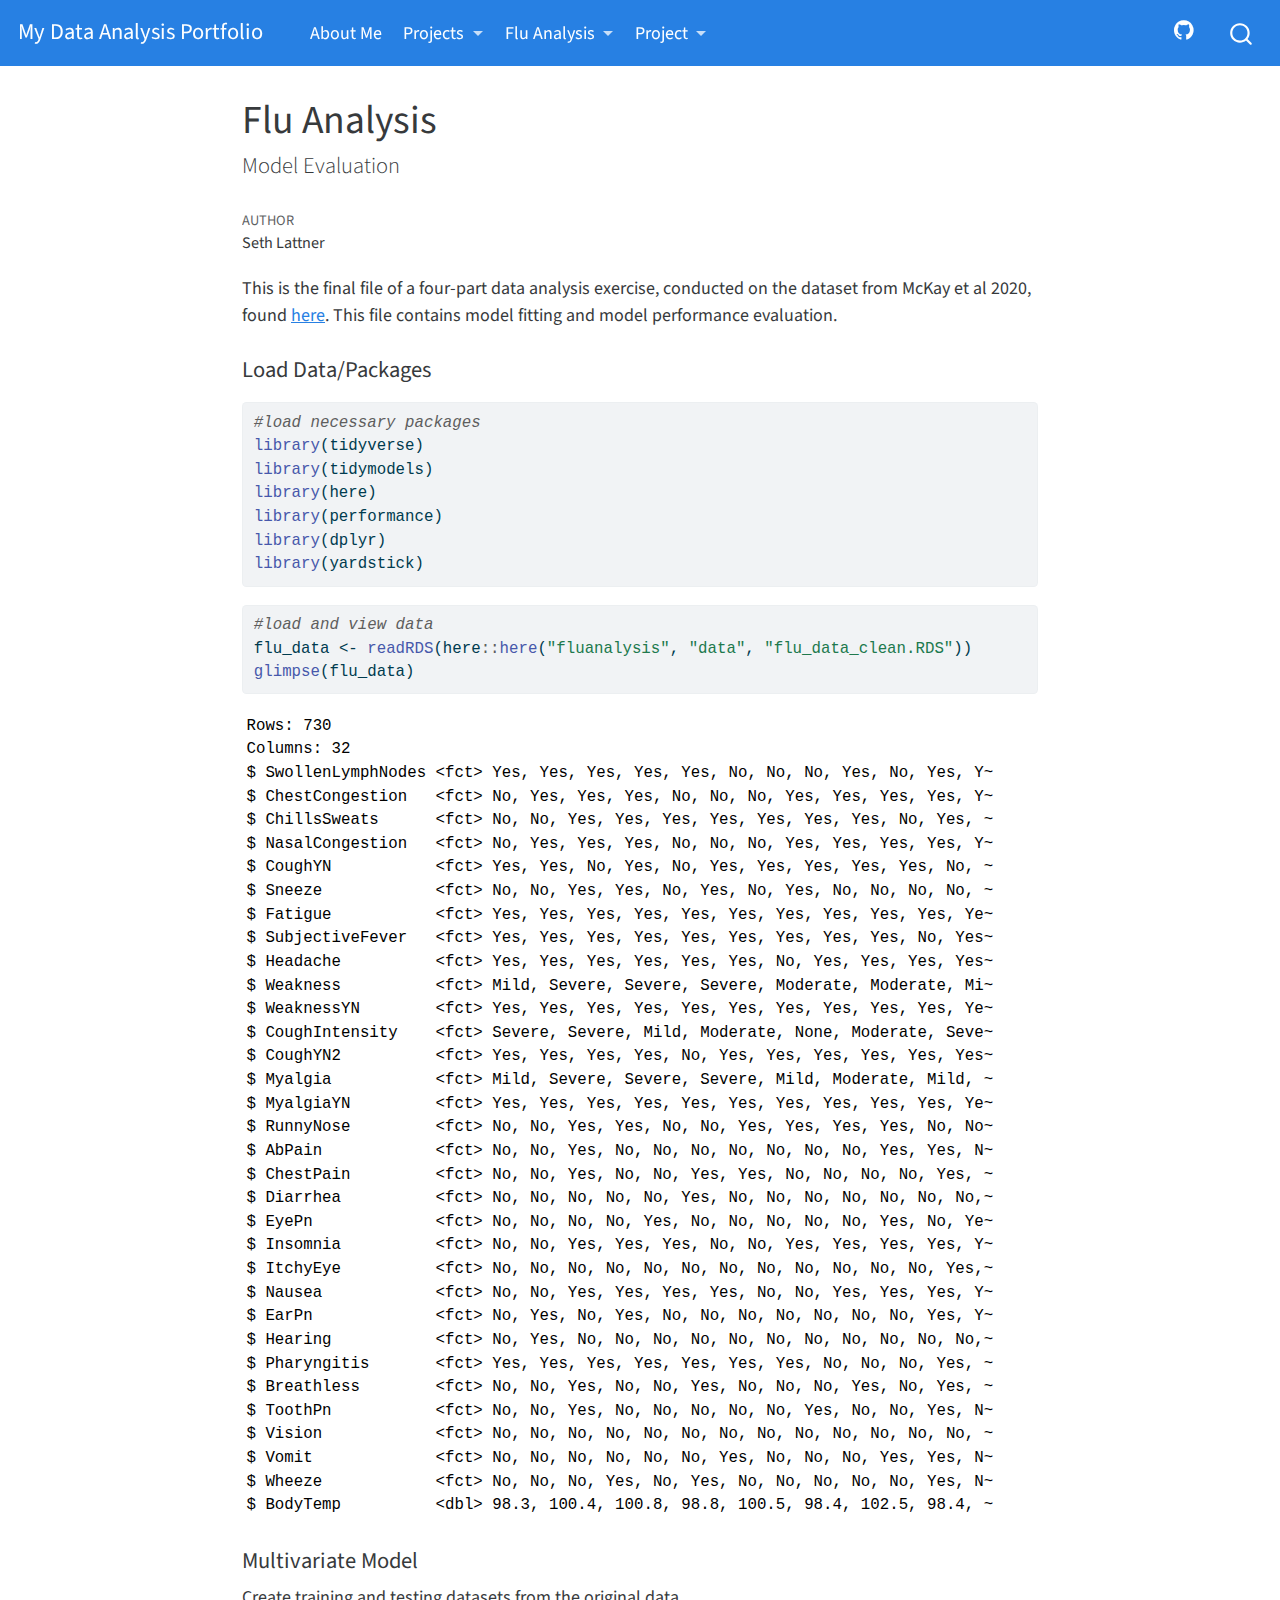
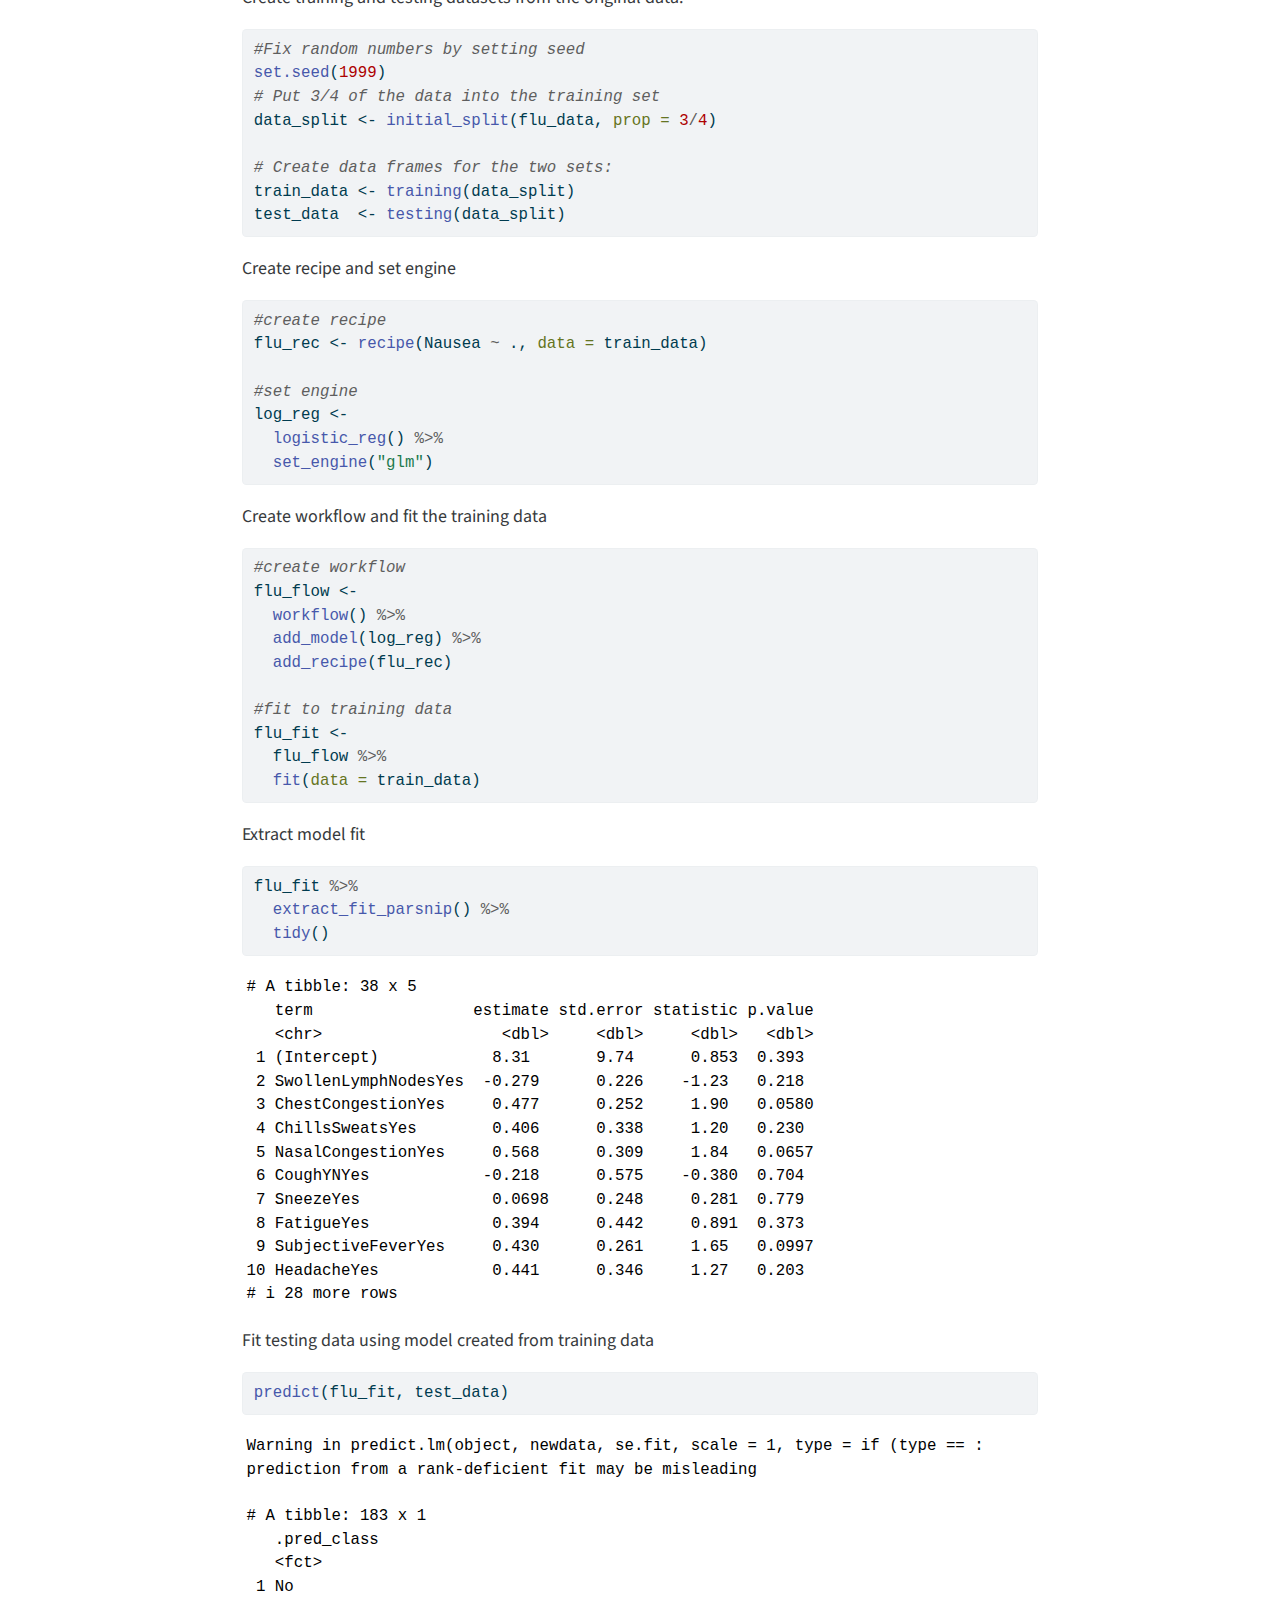
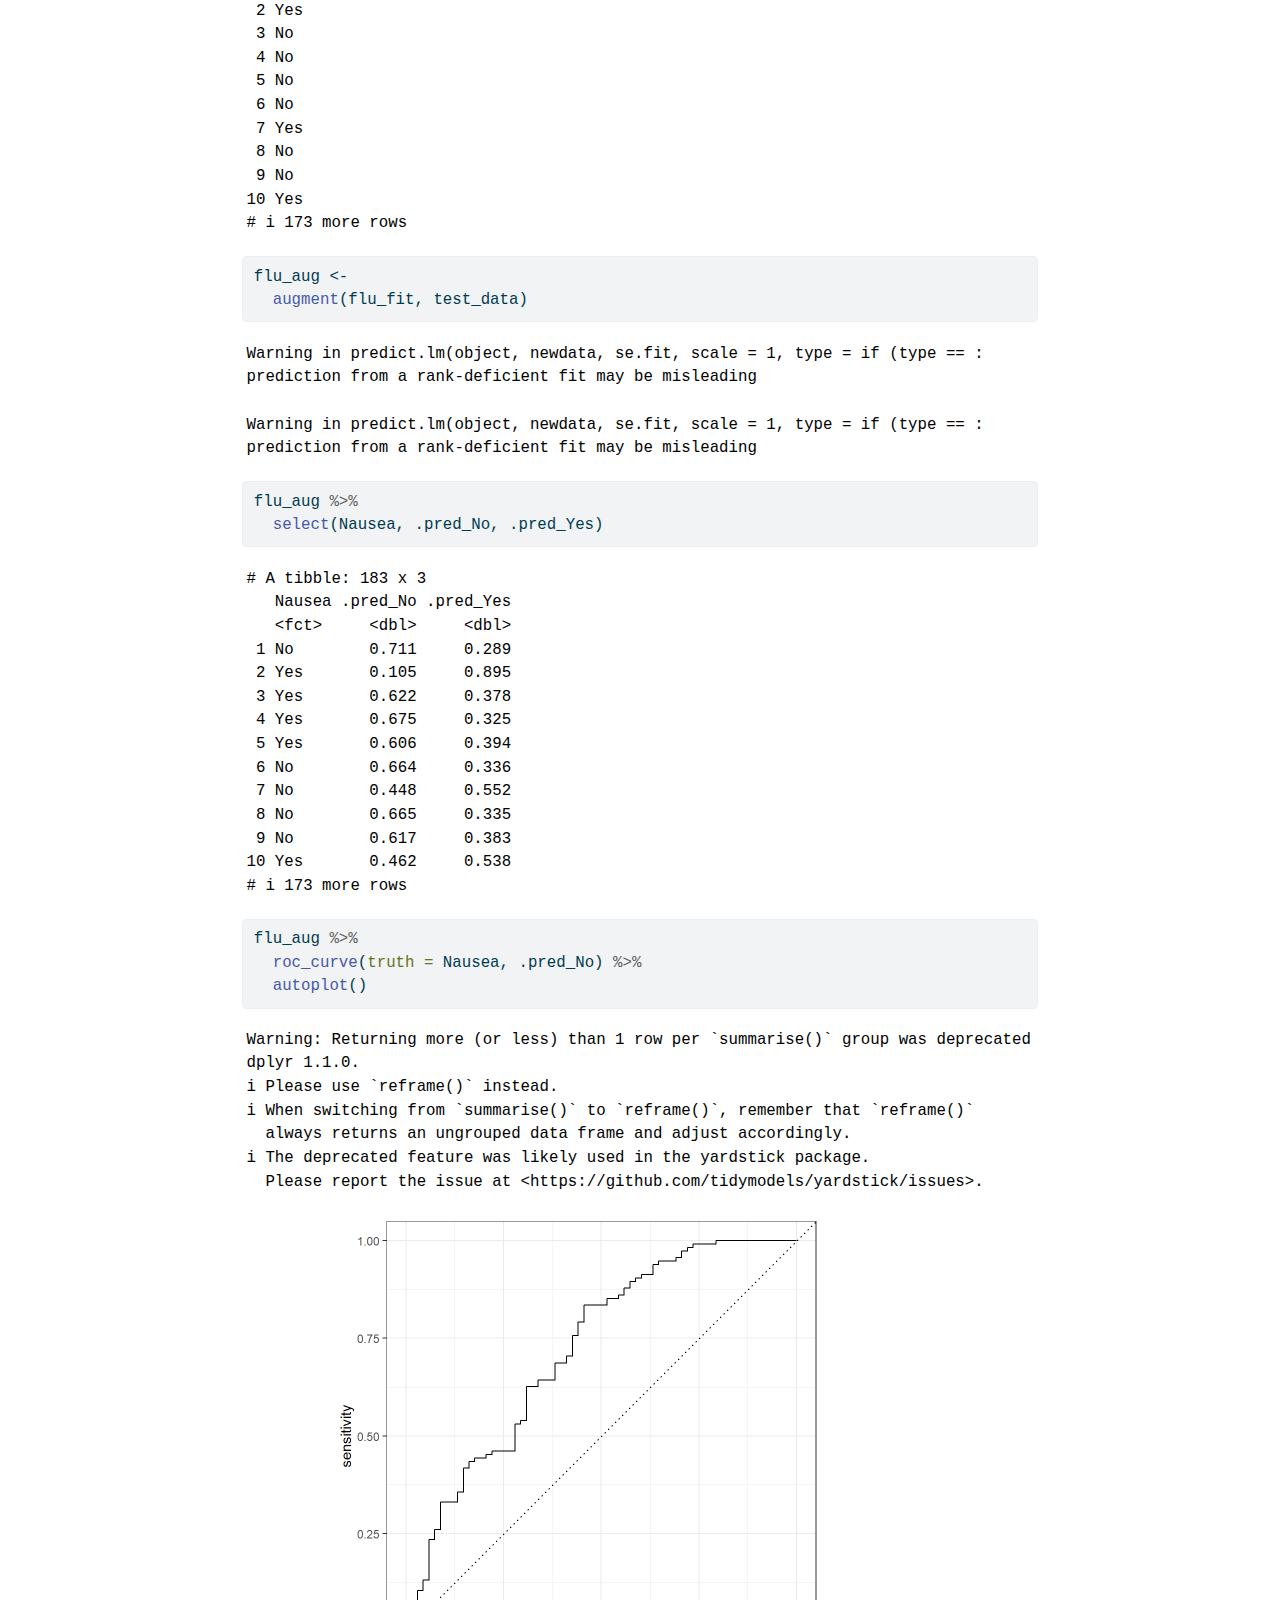
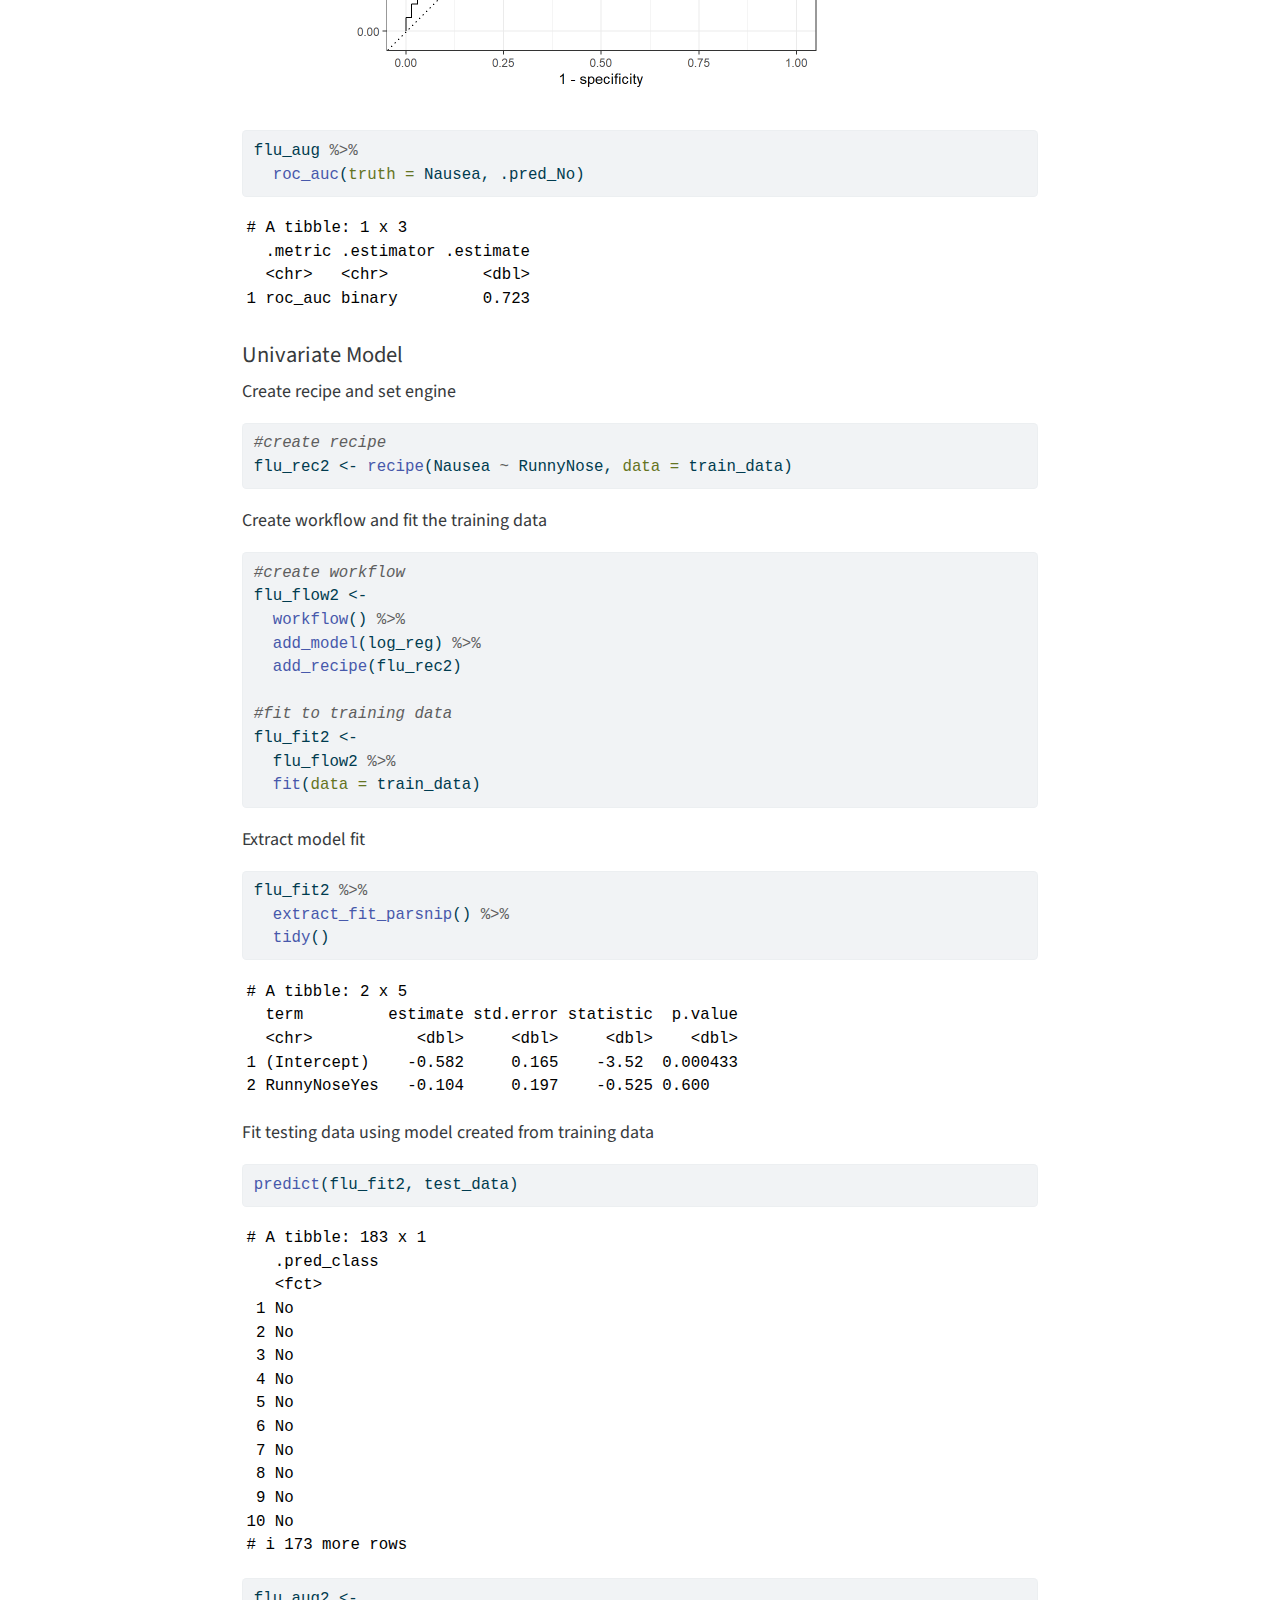
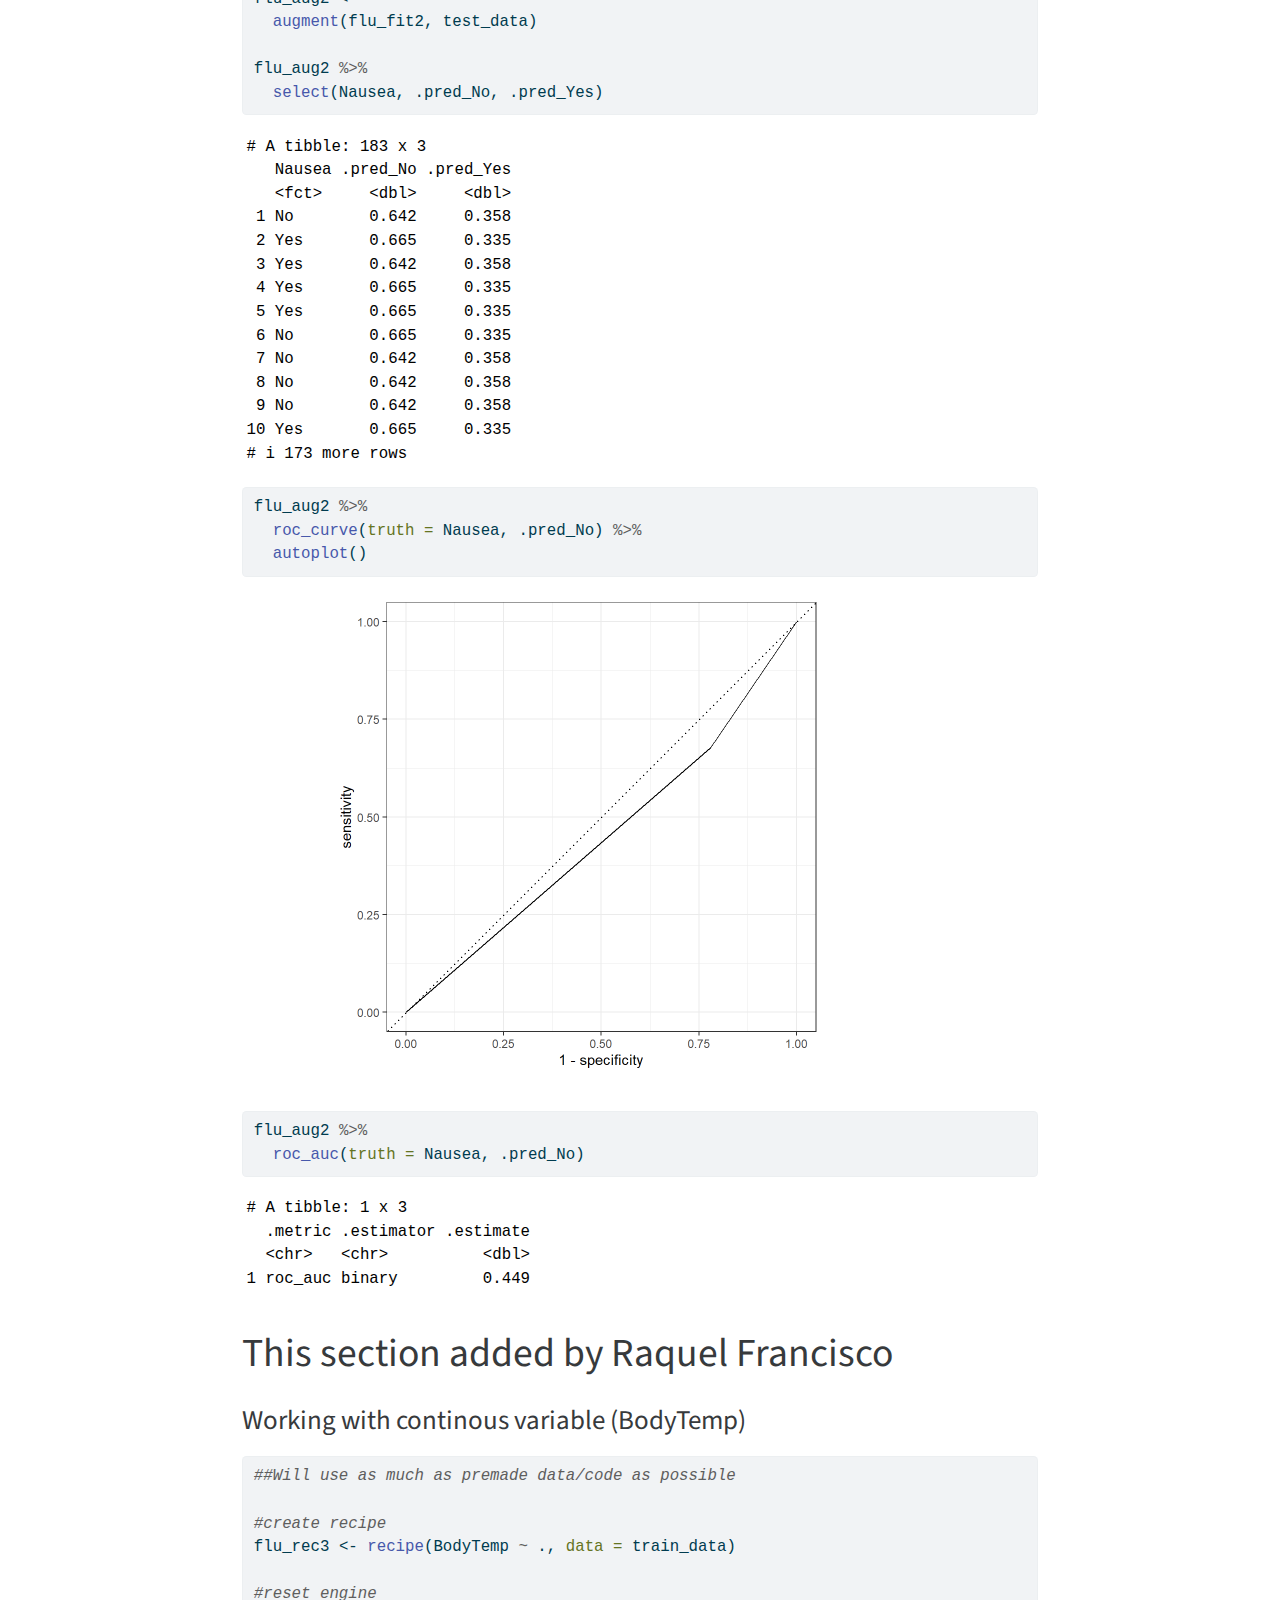
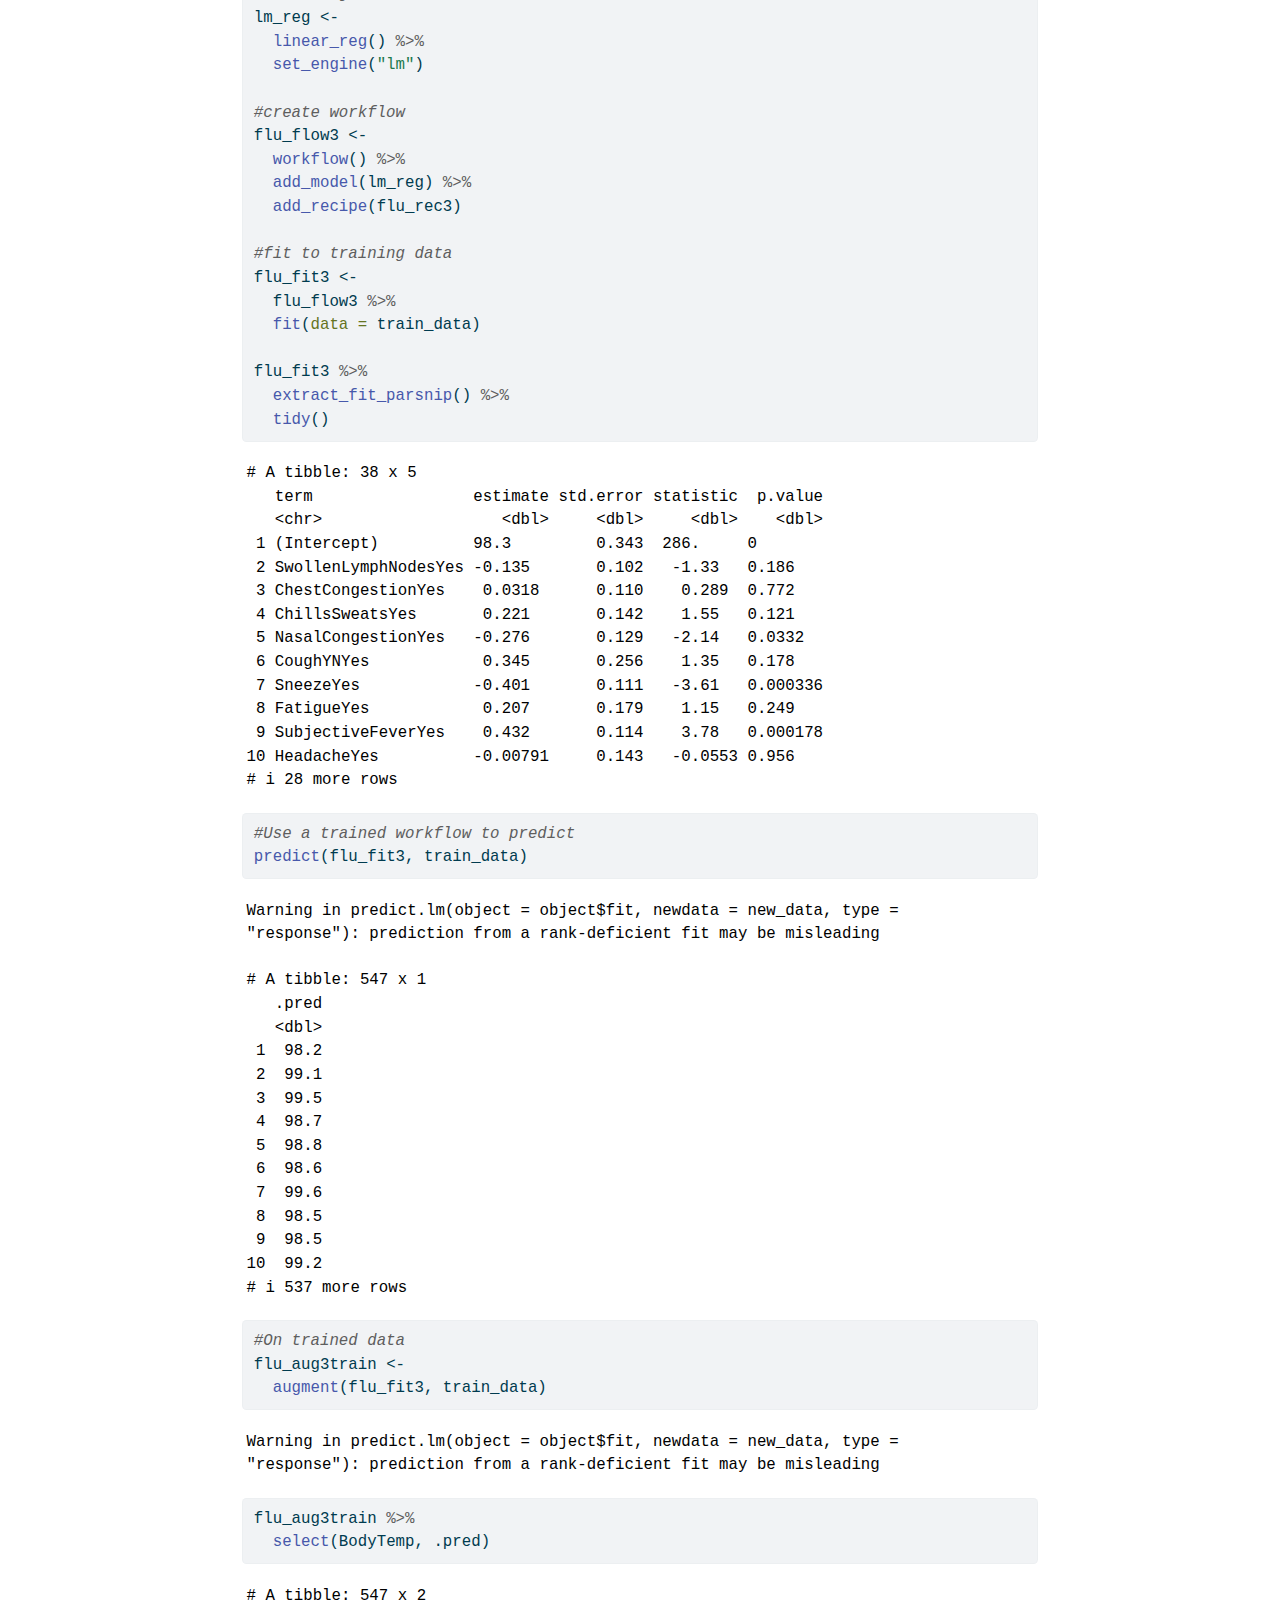
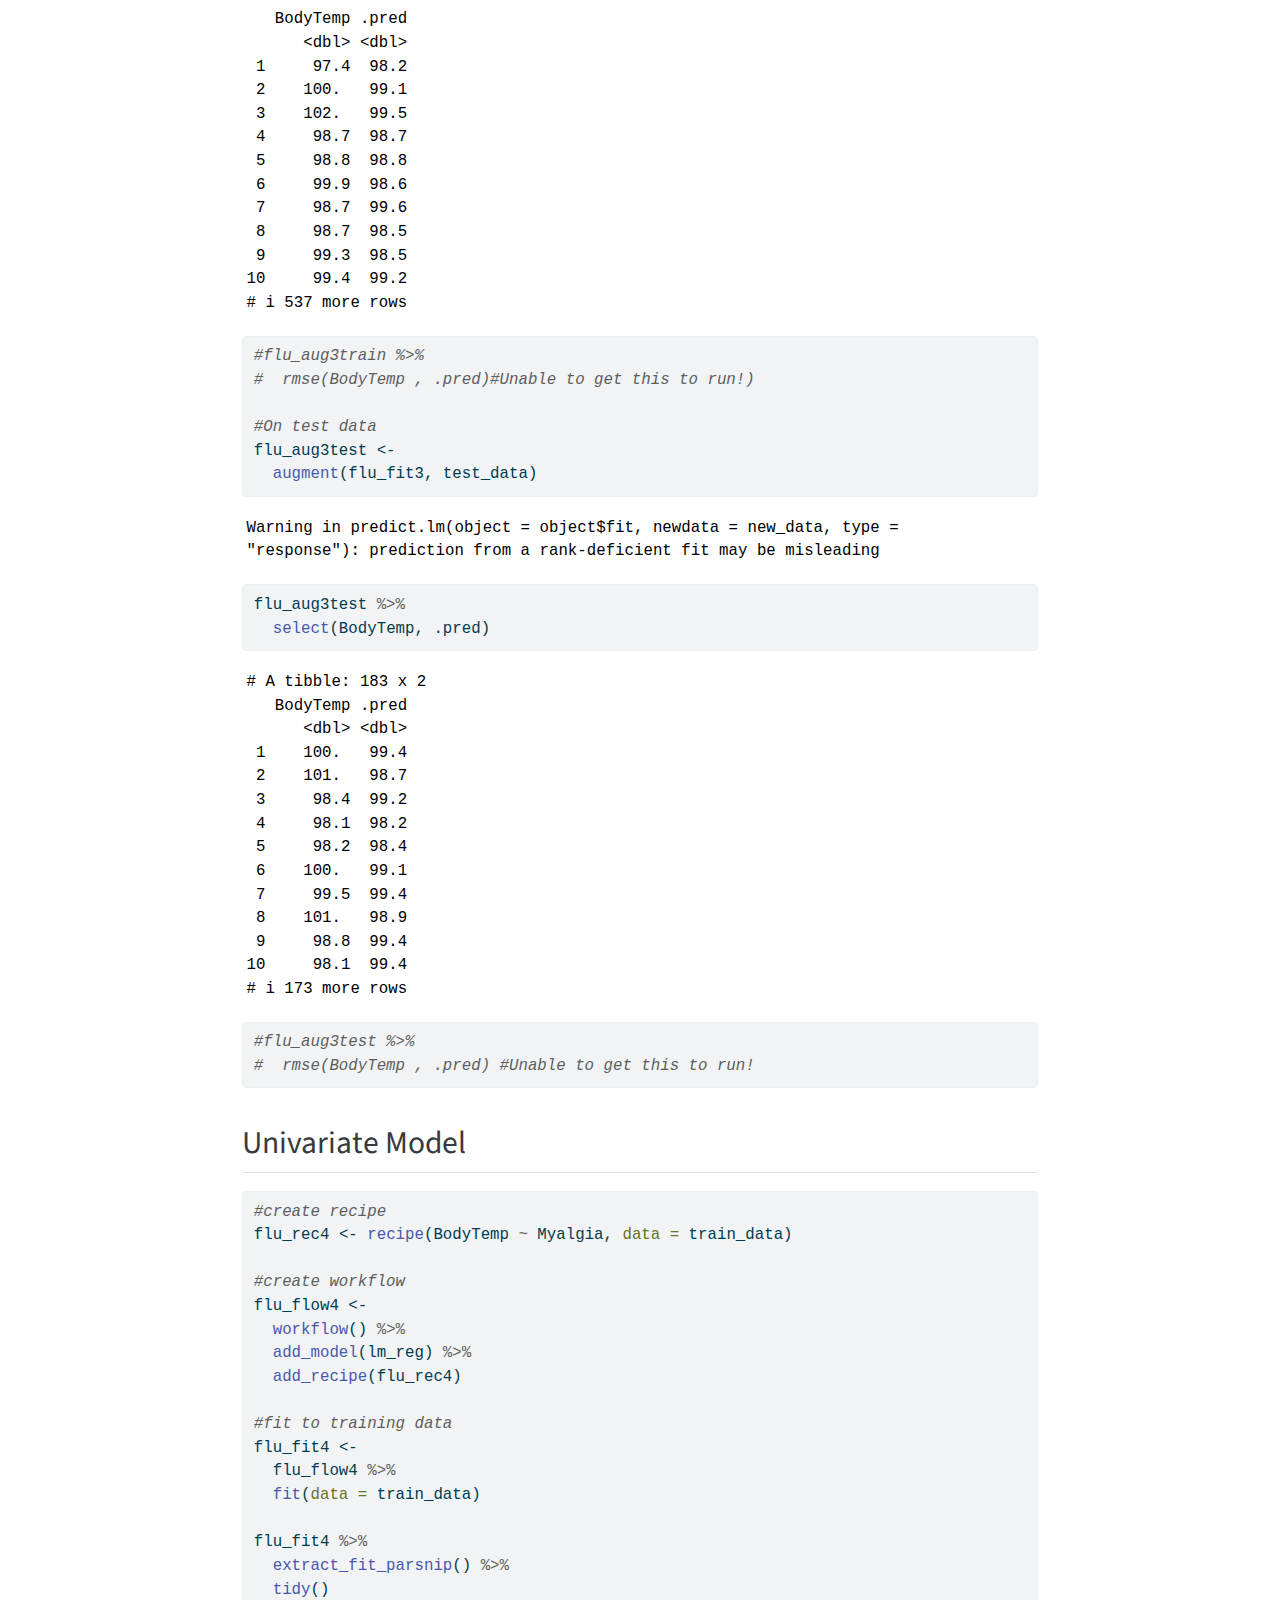
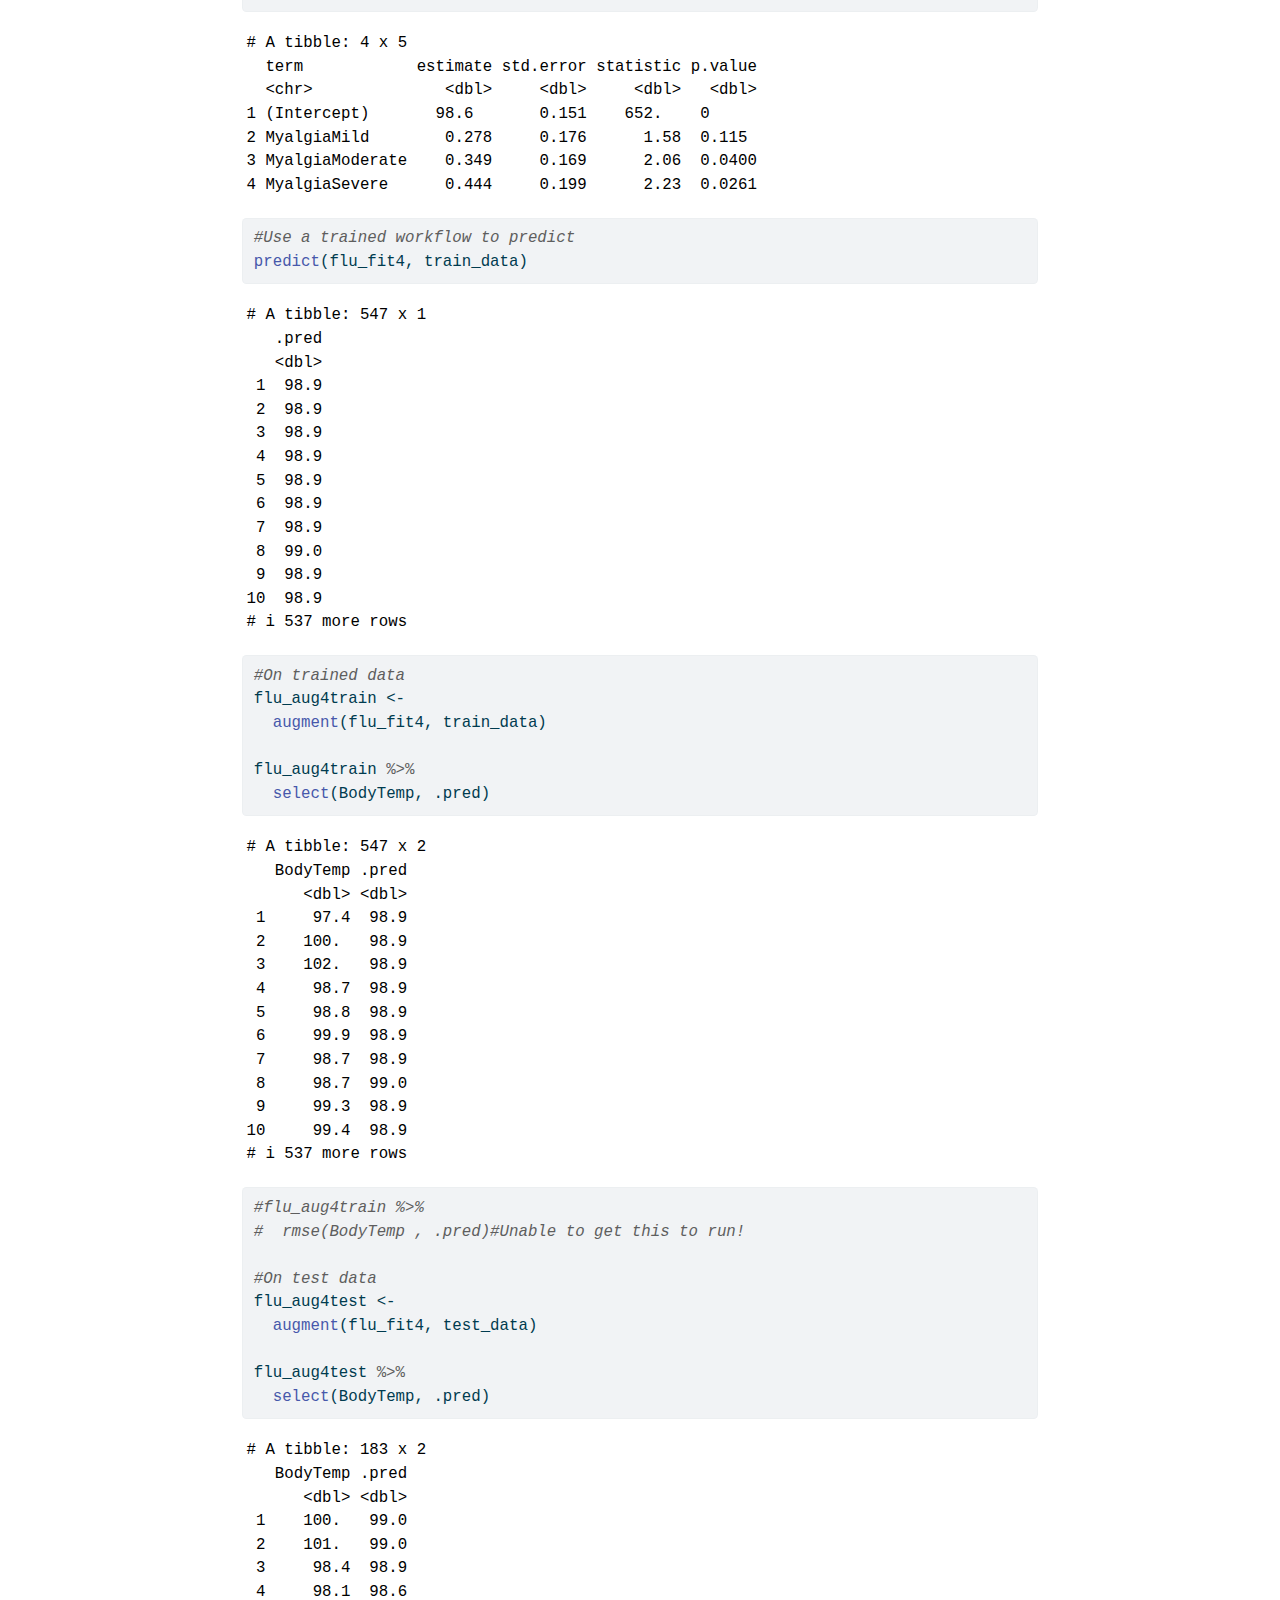
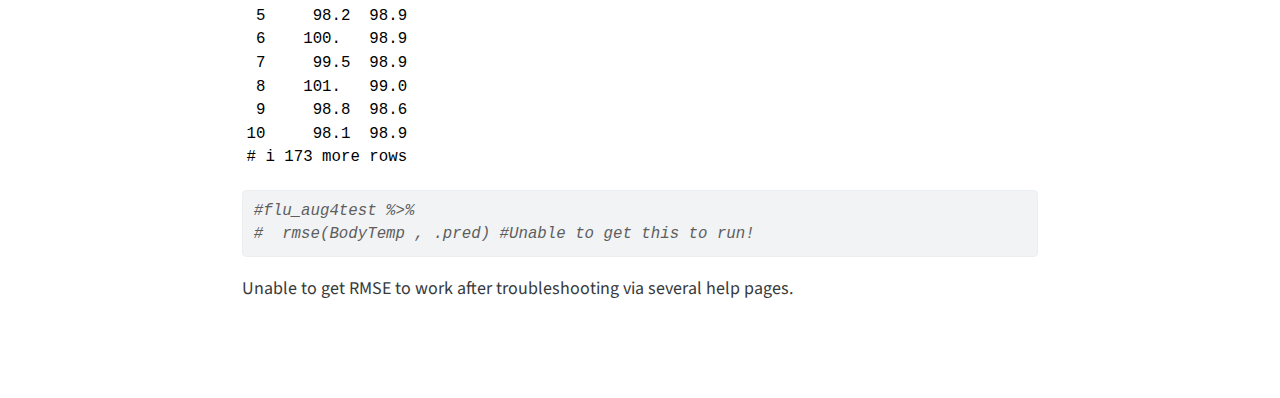
<file: docs/fluanalysis/code/modeleval.html>
<!DOCTYPE html>
<html xmlns="http://www.w3.org/1999/xhtml" lang="en" xml:lang="en"><head>

<meta charset="utf-8">
<meta name="generator" content="quarto-1.2.313">

<meta name="viewport" content="width=device-width, initial-scale=1.0, user-scalable=yes">

<meta name="author" content="Seth Lattner">

<title>My Data Analysis Portfolio - Flu Analysis</title>
<style>
code{white-space: pre-wrap;}
span.smallcaps{font-variant: small-caps;}
div.columns{display: flex; gap: min(4vw, 1.5em);}
div.column{flex: auto; overflow-x: auto;}
div.hanging-indent{margin-left: 1.5em; text-indent: -1.5em;}
ul.task-list{list-style: none;}
ul.task-list li input[type="checkbox"] {
  width: 0.8em;
  margin: 0 0.8em 0.2em -1.6em;
  vertical-align: middle;
}
pre > code.sourceCode { white-space: pre; position: relative; }
pre > code.sourceCode > span { display: inline-block; line-height: 1.25; }
pre > code.sourceCode > span:empty { height: 1.2em; }
.sourceCode { overflow: visible; }
code.sourceCode > span { color: inherit; text-decoration: inherit; }
div.sourceCode { margin: 1em 0; }
pre.sourceCode { margin: 0; }
@media screen {
div.sourceCode { overflow: auto; }
}
@media print {
pre > code.sourceCode { white-space: pre-wrap; }
pre > code.sourceCode > span { text-indent: -5em; padding-left: 5em; }
}
pre.numberSource code
  { counter-reset: source-line 0; }
pre.numberSource code > span
  { position: relative; left: -4em; counter-increment: source-line; }
pre.numberSource code > span > a:first-child::before
  { content: counter(source-line);
    position: relative; left: -1em; text-align: right; vertical-align: baseline;
    border: none; display: inline-block;
    -webkit-touch-callout: none; -webkit-user-select: none;
    -khtml-user-select: none; -moz-user-select: none;
    -ms-user-select: none; user-select: none;
    padding: 0 4px; width: 4em;
    color: #aaaaaa;
  }
pre.numberSource { margin-left: 3em; border-left: 1px solid #aaaaaa;  padding-left: 4px; }
div.sourceCode
  {   }
@media screen {
pre > code.sourceCode > span > a:first-child::before { text-decoration: underline; }
}
code span.al { color: #ff0000; font-weight: bold; } /* Alert */
code span.an { color: #60a0b0; font-weight: bold; font-style: italic; } /* Annotation */
code span.at { color: #7d9029; } /* Attribute */
code span.bn { color: #40a070; } /* BaseN */
code span.bu { color: #008000; } /* BuiltIn */
code span.cf { color: #007020; font-weight: bold; } /* ControlFlow */
code span.ch { color: #4070a0; } /* Char */
code span.cn { color: #880000; } /* Constant */
code span.co { color: #60a0b0; font-style: italic; } /* Comment */
code span.cv { color: #60a0b0; font-weight: bold; font-style: italic; } /* CommentVar */
code span.do { color: #ba2121; font-style: italic; } /* Documentation */
code span.dt { color: #902000; } /* DataType */
code span.dv { color: #40a070; } /* DecVal */
code span.er { color: #ff0000; font-weight: bold; } /* Error */
code span.ex { } /* Extension */
code span.fl { color: #40a070; } /* Float */
code span.fu { color: #06287e; } /* Function */
code span.im { color: #008000; font-weight: bold; } /* Import */
code span.in { color: #60a0b0; font-weight: bold; font-style: italic; } /* Information */
code span.kw { color: #007020; font-weight: bold; } /* Keyword */
code span.op { color: #666666; } /* Operator */
code span.ot { color: #007020; } /* Other */
code span.pp { color: #bc7a00; } /* Preprocessor */
code span.sc { color: #4070a0; } /* SpecialChar */
code span.ss { color: #bb6688; } /* SpecialString */
code span.st { color: #4070a0; } /* String */
code span.va { color: #19177c; } /* Variable */
code span.vs { color: #4070a0; } /* VerbatimString */
code span.wa { color: #60a0b0; font-weight: bold; font-style: italic; } /* Warning */
</style>


<script src="../../site_libs/quarto-nav/quarto-nav.js"></script>
<script src="../../site_libs/quarto-nav/headroom.min.js"></script>
<script src="../../site_libs/clipboard/clipboard.min.js"></script>
<script src="../../site_libs/quarto-search/autocomplete.umd.js"></script>
<script src="../../site_libs/quarto-search/fuse.min.js"></script>
<script src="../../site_libs/quarto-search/quarto-search.js"></script>
<meta name="quarto:offset" content="../../">
<script src="../../site_libs/quarto-html/quarto.js"></script>
<script src="../../site_libs/quarto-html/popper.min.js"></script>
<script src="../../site_libs/quarto-html/tippy.umd.min.js"></script>
<script src="../../site_libs/quarto-html/anchor.min.js"></script>
<link href="../../site_libs/quarto-html/tippy.css" rel="stylesheet">
<link href="../../site_libs/quarto-html/quarto-syntax-highlighting.css" rel="stylesheet" id="quarto-text-highlighting-styles">
<script src="../../site_libs/bootstrap/bootstrap.min.js"></script>
<link href="../../site_libs/bootstrap/bootstrap-icons.css" rel="stylesheet">
<link href="../../site_libs/bootstrap/bootstrap.min.css" rel="stylesheet" id="quarto-bootstrap" data-mode="light">
<script id="quarto-search-options" type="application/json">{
  "location": "navbar",
  "copy-button": false,
  "collapse-after": 3,
  "panel-placement": "end",
  "type": "overlay",
  "limit": 20,
  "language": {
    "search-no-results-text": "No results",
    "search-matching-documents-text": "matching documents",
    "search-copy-link-title": "Copy link to search",
    "search-hide-matches-text": "Hide additional matches",
    "search-more-match-text": "more match in this document",
    "search-more-matches-text": "more matches in this document",
    "search-clear-button-title": "Clear",
    "search-detached-cancel-button-title": "Cancel",
    "search-submit-button-title": "Submit"
  }
}</script>


<link rel="stylesheet" href="../../styles.css">
</head>

<body class="nav-fixed fullcontent">

<div id="quarto-search-results"></div>
  <header id="quarto-header" class="headroom fixed-top">
    <nav class="navbar navbar-expand-lg navbar-dark ">
      <div class="navbar-container container-fluid">
      <div class="navbar-brand-container">
    <a class="navbar-brand" href="../../index.html">
    <span class="navbar-title">My Data Analysis Portfolio</span>
    </a>
  </div>
          <button class="navbar-toggler" type="button" data-bs-toggle="collapse" data-bs-target="#navbarCollapse" aria-controls="navbarCollapse" aria-expanded="false" aria-label="Toggle navigation" onclick="if (window.quartoToggleHeadroom) { window.quartoToggleHeadroom(); }">
  <span class="navbar-toggler-icon"></span>
</button>
          <div class="collapse navbar-collapse" id="navbarCollapse">
            <ul class="navbar-nav navbar-nav-scroll me-auto">
  <li class="nav-item">
    <a class="nav-link" href="../.././aboutme.html">
 <span class="menu-text">About Me</span></a>
  </li>  
  <li class="nav-item dropdown ">
    <a class="nav-link dropdown-toggle" href="#" id="nav-menu-projects" role="button" data-bs-toggle="dropdown" aria-expanded="false">
 <span class="menu-text">Projects</span>
    </a>
    <ul class="dropdown-menu" aria-labelledby="nav-menu-projects">    
        <li>
    <a class="dropdown-item" href="../.././coding_exercise.html">
 <span class="dropdown-text">R Coding Exercise</span></a>
  </li>  
        <li>
    <a class="dropdown-item" href="../.././dataanalysis_exercise/code/dataanalysis_exercise.html">
 <span class="dropdown-text">Data Analysis Exercise</span></a>
  </li>  
        <li>
    <a class="dropdown-item" href="../.././visualization_exercise.html">
 <span class="dropdown-text">Visualization Exercise</span></a>
  </li>  
        <li>
    <a class="dropdown-item" href="../.././tidytuesday_exercise.html">
 <span class="dropdown-text">Tidy Tuesday Exercise</span></a>
  </li>  
        <li>
    <a class="dropdown-item" href="../.././tidytuesday_exercise2.html">
 <span class="dropdown-text">Tidy Tuesday Exercise 2</span></a>
  </li>  
    </ul>
  </li>
  <li class="nav-item dropdown ">
    <a class="nav-link dropdown-toggle" href="#" id="nav-menu-flu-analysis" role="button" data-bs-toggle="dropdown" aria-expanded="false">
 <span class="menu-text">Flu Analysis</span>
    </a>
    <ul class="dropdown-menu" aria-labelledby="nav-menu-flu-analysis">    
        <li>
    <a class="dropdown-item" href="../.././fluanalysis/code/wrangling.html">
 <span class="dropdown-text">Wrangling</span></a>
  </li>  
        <li>
    <a class="dropdown-item" href="../.././fluanalysis/code/exploration.html">
 <span class="dropdown-text">Exploration</span></a>
  </li>  
        <li>
    <a class="dropdown-item" href="../.././fluanalysis/code/fitting.html">
 <span class="dropdown-text">Fitting</span></a>
  </li>  
        <li>
    <a class="dropdown-item" href="../.././fluanalysis/code/modeleval.html">
 <span class="dropdown-text">Model Evaluation</span></a>
  </li>  
        <li>
    <a class="dropdown-item" href="../.././fluanalysis/code/machinelearning.html">
 <span class="dropdown-text">Machine Learning</span></a>
  </li>  
    </ul>
  </li>
  <li class="nav-item dropdown ">
    <a class="nav-link dropdown-toggle" href="#" id="nav-menu-project" role="button" data-bs-toggle="dropdown" aria-expanded="false">
 <span class="menu-text">Project</span>
    </a>
    <ul class="dropdown-menu" aria-labelledby="nav-menu-project">    
        <li>
    <a class="dropdown-item" href="../.././Project/project.html">
 <span class="dropdown-text">Project</span></a>
  </li>  
    </ul>
  </li>
</ul>
            <ul class="navbar-nav navbar-nav-scroll ms-auto">
  <li class="nav-item compact">
    <a class="nav-link" href="https://github.com/sethlattner/sethlattner-MADA-portfolio.git"><i class="bi bi-github" role="img">
</i> 
 <span class="menu-text"></span></a>
  </li>  
</ul>
              <div id="quarto-search" class="" title="Search"></div>
          </div> <!-- /navcollapse -->
      </div> <!-- /container-fluid -->
    </nav>
</header>
<!-- content -->
<div id="quarto-content" class="quarto-container page-columns page-rows-contents page-layout-article page-navbar">
<!-- sidebar -->
<!-- margin-sidebar -->
    
<!-- main -->
<main class="content" id="quarto-document-content">

<header id="title-block-header" class="quarto-title-block default">
<div class="quarto-title">
<h1 class="title">Flu Analysis</h1>
<p class="subtitle lead">Model Evaluation</p>
</div>



<div class="quarto-title-meta">

    <div>
    <div class="quarto-title-meta-heading">Author</div>
    <div class="quarto-title-meta-contents">
             <p>Seth Lattner </p>
          </div>
  </div>
    
  
    
  </div>
  

</header>

<p>This is the final file of a four-part data analysis exercise, conducted on the dataset from McKay et al 2020, found <a href="https://doi.org/10.5061/dryad.51c59zw4v">here</a>. This file contains model fitting and model performance evaluation.</p>
<section id="load-datapackages" class="level4">
<h4 class="anchored" data-anchor-id="load-datapackages">Load Data/Packages</h4>
<div class="cell">
<div class="sourceCode cell-code" id="cb1"><pre class="sourceCode r code-with-copy"><code class="sourceCode r"><span id="cb1-1"><a href="#cb1-1" aria-hidden="true" tabindex="-1"></a><span class="co">#load necessary packages</span></span>
<span id="cb1-2"><a href="#cb1-2" aria-hidden="true" tabindex="-1"></a><span class="fu">library</span>(tidyverse)</span>
<span id="cb1-3"><a href="#cb1-3" aria-hidden="true" tabindex="-1"></a><span class="fu">library</span>(tidymodels)</span>
<span id="cb1-4"><a href="#cb1-4" aria-hidden="true" tabindex="-1"></a><span class="fu">library</span>(here)</span>
<span id="cb1-5"><a href="#cb1-5" aria-hidden="true" tabindex="-1"></a><span class="fu">library</span>(performance)</span>
<span id="cb1-6"><a href="#cb1-6" aria-hidden="true" tabindex="-1"></a><span class="fu">library</span>(dplyr)</span>
<span id="cb1-7"><a href="#cb1-7" aria-hidden="true" tabindex="-1"></a><span class="fu">library</span>(yardstick)</span></code><button title="Copy to Clipboard" class="code-copy-button"><i class="bi"></i></button></pre></div>
</div>
<div class="cell">
<div class="sourceCode cell-code" id="cb2"><pre class="sourceCode r code-with-copy"><code class="sourceCode r"><span id="cb2-1"><a href="#cb2-1" aria-hidden="true" tabindex="-1"></a><span class="co">#load and view data</span></span>
<span id="cb2-2"><a href="#cb2-2" aria-hidden="true" tabindex="-1"></a>flu_data <span class="ot">&lt;-</span> <span class="fu">readRDS</span>(here<span class="sc">::</span><span class="fu">here</span>(<span class="st">"fluanalysis"</span>, <span class="st">"data"</span>, <span class="st">"flu_data_clean.RDS"</span>))</span>
<span id="cb2-3"><a href="#cb2-3" aria-hidden="true" tabindex="-1"></a><span class="fu">glimpse</span>(flu_data)</span></code><button title="Copy to Clipboard" class="code-copy-button"><i class="bi"></i></button></pre></div>
<div class="cell-output cell-output-stdout">
<pre><code>Rows: 730
Columns: 32
$ SwollenLymphNodes &lt;fct&gt; Yes, Yes, Yes, Yes, Yes, No, No, No, Yes, No, Yes, Y~
$ ChestCongestion   &lt;fct&gt; No, Yes, Yes, Yes, No, No, No, Yes, Yes, Yes, Yes, Y~
$ ChillsSweats      &lt;fct&gt; No, No, Yes, Yes, Yes, Yes, Yes, Yes, Yes, No, Yes, ~
$ NasalCongestion   &lt;fct&gt; No, Yes, Yes, Yes, No, No, No, Yes, Yes, Yes, Yes, Y~
$ CoughYN           &lt;fct&gt; Yes, Yes, No, Yes, No, Yes, Yes, Yes, Yes, Yes, No, ~
$ Sneeze            &lt;fct&gt; No, No, Yes, Yes, No, Yes, No, Yes, No, No, No, No, ~
$ Fatigue           &lt;fct&gt; Yes, Yes, Yes, Yes, Yes, Yes, Yes, Yes, Yes, Yes, Ye~
$ SubjectiveFever   &lt;fct&gt; Yes, Yes, Yes, Yes, Yes, Yes, Yes, Yes, Yes, No, Yes~
$ Headache          &lt;fct&gt; Yes, Yes, Yes, Yes, Yes, Yes, No, Yes, Yes, Yes, Yes~
$ Weakness          &lt;fct&gt; Mild, Severe, Severe, Severe, Moderate, Moderate, Mi~
$ WeaknessYN        &lt;fct&gt; Yes, Yes, Yes, Yes, Yes, Yes, Yes, Yes, Yes, Yes, Ye~
$ CoughIntensity    &lt;fct&gt; Severe, Severe, Mild, Moderate, None, Moderate, Seve~
$ CoughYN2          &lt;fct&gt; Yes, Yes, Yes, Yes, No, Yes, Yes, Yes, Yes, Yes, Yes~
$ Myalgia           &lt;fct&gt; Mild, Severe, Severe, Severe, Mild, Moderate, Mild, ~
$ MyalgiaYN         &lt;fct&gt; Yes, Yes, Yes, Yes, Yes, Yes, Yes, Yes, Yes, Yes, Ye~
$ RunnyNose         &lt;fct&gt; No, No, Yes, Yes, No, No, Yes, Yes, Yes, Yes, No, No~
$ AbPain            &lt;fct&gt; No, No, Yes, No, No, No, No, No, No, No, Yes, Yes, N~
$ ChestPain         &lt;fct&gt; No, No, Yes, No, No, Yes, Yes, No, No, No, No, Yes, ~
$ Diarrhea          &lt;fct&gt; No, No, No, No, No, Yes, No, No, No, No, No, No, No,~
$ EyePn             &lt;fct&gt; No, No, No, No, Yes, No, No, No, No, No, Yes, No, Ye~
$ Insomnia          &lt;fct&gt; No, No, Yes, Yes, Yes, No, No, Yes, Yes, Yes, Yes, Y~
$ ItchyEye          &lt;fct&gt; No, No, No, No, No, No, No, No, No, No, No, No, Yes,~
$ Nausea            &lt;fct&gt; No, No, Yes, Yes, Yes, Yes, No, No, Yes, Yes, Yes, Y~
$ EarPn             &lt;fct&gt; No, Yes, No, Yes, No, No, No, No, No, No, No, Yes, Y~
$ Hearing           &lt;fct&gt; No, Yes, No, No, No, No, No, No, No, No, No, No, No,~
$ Pharyngitis       &lt;fct&gt; Yes, Yes, Yes, Yes, Yes, Yes, Yes, No, No, No, Yes, ~
$ Breathless        &lt;fct&gt; No, No, Yes, No, No, Yes, No, No, No, Yes, No, Yes, ~
$ ToothPn           &lt;fct&gt; No, No, Yes, No, No, No, No, No, Yes, No, No, Yes, N~
$ Vision            &lt;fct&gt; No, No, No, No, No, No, No, No, No, No, No, No, No, ~
$ Vomit             &lt;fct&gt; No, No, No, No, No, No, Yes, No, No, No, Yes, Yes, N~
$ Wheeze            &lt;fct&gt; No, No, No, Yes, No, Yes, No, No, No, No, No, Yes, N~
$ BodyTemp          &lt;dbl&gt; 98.3, 100.4, 100.8, 98.8, 100.5, 98.4, 102.5, 98.4, ~</code></pre>
</div>
</div>
</section>
<section id="multivariate-model" class="level4">
<h4 class="anchored" data-anchor-id="multivariate-model">Multivariate Model</h4>
<p>Create training and testing datasets from the original data.</p>
<div class="cell">
<div class="sourceCode cell-code" id="cb4"><pre class="sourceCode r code-with-copy"><code class="sourceCode r"><span id="cb4-1"><a href="#cb4-1" aria-hidden="true" tabindex="-1"></a><span class="co">#Fix random numbers by setting seed</span></span>
<span id="cb4-2"><a href="#cb4-2" aria-hidden="true" tabindex="-1"></a><span class="fu">set.seed</span>(<span class="dv">1999</span>)</span>
<span id="cb4-3"><a href="#cb4-3" aria-hidden="true" tabindex="-1"></a><span class="co"># Put 3/4 of the data into the training set </span></span>
<span id="cb4-4"><a href="#cb4-4" aria-hidden="true" tabindex="-1"></a>data_split <span class="ot">&lt;-</span> <span class="fu">initial_split</span>(flu_data, <span class="at">prop =</span> <span class="dv">3</span><span class="sc">/</span><span class="dv">4</span>)</span>
<span id="cb4-5"><a href="#cb4-5" aria-hidden="true" tabindex="-1"></a></span>
<span id="cb4-6"><a href="#cb4-6" aria-hidden="true" tabindex="-1"></a><span class="co"># Create data frames for the two sets:</span></span>
<span id="cb4-7"><a href="#cb4-7" aria-hidden="true" tabindex="-1"></a>train_data <span class="ot">&lt;-</span> <span class="fu">training</span>(data_split)</span>
<span id="cb4-8"><a href="#cb4-8" aria-hidden="true" tabindex="-1"></a>test_data  <span class="ot">&lt;-</span> <span class="fu">testing</span>(data_split)</span></code><button title="Copy to Clipboard" class="code-copy-button"><i class="bi"></i></button></pre></div>
</div>
<p>Create recipe and set engine</p>
<div class="cell">
<div class="sourceCode cell-code" id="cb5"><pre class="sourceCode r code-with-copy"><code class="sourceCode r"><span id="cb5-1"><a href="#cb5-1" aria-hidden="true" tabindex="-1"></a><span class="co">#create recipe</span></span>
<span id="cb5-2"><a href="#cb5-2" aria-hidden="true" tabindex="-1"></a>flu_rec <span class="ot">&lt;-</span> <span class="fu">recipe</span>(Nausea <span class="sc">~</span> ., <span class="at">data =</span> train_data)</span>
<span id="cb5-3"><a href="#cb5-3" aria-hidden="true" tabindex="-1"></a></span>
<span id="cb5-4"><a href="#cb5-4" aria-hidden="true" tabindex="-1"></a><span class="co">#set engine</span></span>
<span id="cb5-5"><a href="#cb5-5" aria-hidden="true" tabindex="-1"></a>log_reg <span class="ot">&lt;-</span> </span>
<span id="cb5-6"><a href="#cb5-6" aria-hidden="true" tabindex="-1"></a>  <span class="fu">logistic_reg</span>() <span class="sc">%&gt;%</span></span>
<span id="cb5-7"><a href="#cb5-7" aria-hidden="true" tabindex="-1"></a>  <span class="fu">set_engine</span>(<span class="st">"glm"</span>)</span></code><button title="Copy to Clipboard" class="code-copy-button"><i class="bi"></i></button></pre></div>
</div>
<p>Create workflow and fit the training data</p>
<div class="cell">
<div class="sourceCode cell-code" id="cb6"><pre class="sourceCode r code-with-copy"><code class="sourceCode r"><span id="cb6-1"><a href="#cb6-1" aria-hidden="true" tabindex="-1"></a><span class="co">#create workflow</span></span>
<span id="cb6-2"><a href="#cb6-2" aria-hidden="true" tabindex="-1"></a>flu_flow <span class="ot">&lt;-</span> </span>
<span id="cb6-3"><a href="#cb6-3" aria-hidden="true" tabindex="-1"></a>  <span class="fu">workflow</span>() <span class="sc">%&gt;%</span></span>
<span id="cb6-4"><a href="#cb6-4" aria-hidden="true" tabindex="-1"></a>  <span class="fu">add_model</span>(log_reg) <span class="sc">%&gt;%</span></span>
<span id="cb6-5"><a href="#cb6-5" aria-hidden="true" tabindex="-1"></a>  <span class="fu">add_recipe</span>(flu_rec)</span>
<span id="cb6-6"><a href="#cb6-6" aria-hidden="true" tabindex="-1"></a></span>
<span id="cb6-7"><a href="#cb6-7" aria-hidden="true" tabindex="-1"></a><span class="co">#fit to training data</span></span>
<span id="cb6-8"><a href="#cb6-8" aria-hidden="true" tabindex="-1"></a>flu_fit <span class="ot">&lt;-</span></span>
<span id="cb6-9"><a href="#cb6-9" aria-hidden="true" tabindex="-1"></a>  flu_flow <span class="sc">%&gt;%</span></span>
<span id="cb6-10"><a href="#cb6-10" aria-hidden="true" tabindex="-1"></a>  <span class="fu">fit</span>(<span class="at">data =</span> train_data)</span></code><button title="Copy to Clipboard" class="code-copy-button"><i class="bi"></i></button></pre></div>
</div>
<p>Extract model fit</p>
<div class="cell">
<div class="sourceCode cell-code" id="cb7"><pre class="sourceCode r code-with-copy"><code class="sourceCode r"><span id="cb7-1"><a href="#cb7-1" aria-hidden="true" tabindex="-1"></a>flu_fit <span class="sc">%&gt;%</span></span>
<span id="cb7-2"><a href="#cb7-2" aria-hidden="true" tabindex="-1"></a>  <span class="fu">extract_fit_parsnip</span>() <span class="sc">%&gt;%</span> </span>
<span id="cb7-3"><a href="#cb7-3" aria-hidden="true" tabindex="-1"></a>  <span class="fu">tidy</span>()</span></code><button title="Copy to Clipboard" class="code-copy-button"><i class="bi"></i></button></pre></div>
<div class="cell-output cell-output-stdout">
<pre><code># A tibble: 38 x 5
   term                 estimate std.error statistic p.value
   &lt;chr&gt;                   &lt;dbl&gt;     &lt;dbl&gt;     &lt;dbl&gt;   &lt;dbl&gt;
 1 (Intercept)            8.31       9.74      0.853  0.393 
 2 SwollenLymphNodesYes  -0.279      0.226    -1.23   0.218 
 3 ChestCongestionYes     0.477      0.252     1.90   0.0580
 4 ChillsSweatsYes        0.406      0.338     1.20   0.230 
 5 NasalCongestionYes     0.568      0.309     1.84   0.0657
 6 CoughYNYes            -0.218      0.575    -0.380  0.704 
 7 SneezeYes              0.0698     0.248     0.281  0.779 
 8 FatigueYes             0.394      0.442     0.891  0.373 
 9 SubjectiveFeverYes     0.430      0.261     1.65   0.0997
10 HeadacheYes            0.441      0.346     1.27   0.203 
# i 28 more rows</code></pre>
</div>
</div>
<p>Fit testing data using model created from training data</p>
<div class="cell">
<div class="sourceCode cell-code" id="cb9"><pre class="sourceCode r code-with-copy"><code class="sourceCode r"><span id="cb9-1"><a href="#cb9-1" aria-hidden="true" tabindex="-1"></a><span class="fu">predict</span>(flu_fit, test_data)</span></code><button title="Copy to Clipboard" class="code-copy-button"><i class="bi"></i></button></pre></div>
<div class="cell-output cell-output-stderr">
<pre><code>Warning in predict.lm(object, newdata, se.fit, scale = 1, type = if (type == :
prediction from a rank-deficient fit may be misleading</code></pre>
</div>
<div class="cell-output cell-output-stdout">
<pre><code># A tibble: 183 x 1
   .pred_class
   &lt;fct&gt;      
 1 No         
 2 Yes        
 3 No         
 4 No         
 5 No         
 6 No         
 7 Yes        
 8 No         
 9 No         
10 Yes        
# i 173 more rows</code></pre>
</div>
</div>
<div class="cell">
<div class="sourceCode cell-code" id="cb12"><pre class="sourceCode r code-with-copy"><code class="sourceCode r"><span id="cb12-1"><a href="#cb12-1" aria-hidden="true" tabindex="-1"></a>flu_aug <span class="ot">&lt;-</span> </span>
<span id="cb12-2"><a href="#cb12-2" aria-hidden="true" tabindex="-1"></a>  <span class="fu">augment</span>(flu_fit, test_data)</span></code><button title="Copy to Clipboard" class="code-copy-button"><i class="bi"></i></button></pre></div>
<div class="cell-output cell-output-stderr">
<pre><code>Warning in predict.lm(object, newdata, se.fit, scale = 1, type = if (type == :
prediction from a rank-deficient fit may be misleading

Warning in predict.lm(object, newdata, se.fit, scale = 1, type = if (type == :
prediction from a rank-deficient fit may be misleading</code></pre>
</div>
<div class="sourceCode cell-code" id="cb14"><pre class="sourceCode r code-with-copy"><code class="sourceCode r"><span id="cb14-1"><a href="#cb14-1" aria-hidden="true" tabindex="-1"></a>flu_aug <span class="sc">%&gt;%</span></span>
<span id="cb14-2"><a href="#cb14-2" aria-hidden="true" tabindex="-1"></a>  <span class="fu">select</span>(Nausea, .pred_No, .pred_Yes)</span></code><button title="Copy to Clipboard" class="code-copy-button"><i class="bi"></i></button></pre></div>
<div class="cell-output cell-output-stdout">
<pre><code># A tibble: 183 x 3
   Nausea .pred_No .pred_Yes
   &lt;fct&gt;     &lt;dbl&gt;     &lt;dbl&gt;
 1 No        0.711     0.289
 2 Yes       0.105     0.895
 3 Yes       0.622     0.378
 4 Yes       0.675     0.325
 5 Yes       0.606     0.394
 6 No        0.664     0.336
 7 No        0.448     0.552
 8 No        0.665     0.335
 9 No        0.617     0.383
10 Yes       0.462     0.538
# i 173 more rows</code></pre>
</div>
</div>
<div class="cell">
<div class="sourceCode cell-code" id="cb16"><pre class="sourceCode r code-with-copy"><code class="sourceCode r"><span id="cb16-1"><a href="#cb16-1" aria-hidden="true" tabindex="-1"></a>flu_aug <span class="sc">%&gt;%</span></span>
<span id="cb16-2"><a href="#cb16-2" aria-hidden="true" tabindex="-1"></a>  <span class="fu">roc_curve</span>(<span class="at">truth =</span> Nausea, .pred_No) <span class="sc">%&gt;%</span></span>
<span id="cb16-3"><a href="#cb16-3" aria-hidden="true" tabindex="-1"></a>  <span class="fu">autoplot</span>()</span></code><button title="Copy to Clipboard" class="code-copy-button"><i class="bi"></i></button></pre></div>
<div class="cell-output cell-output-stderr">
<pre><code>Warning: Returning more (or less) than 1 row per `summarise()` group was deprecated in
dplyr 1.1.0.
i Please use `reframe()` instead.
i When switching from `summarise()` to `reframe()`, remember that `reframe()`
  always returns an ungrouped data frame and adjust accordingly.
i The deprecated feature was likely used in the yardstick package.
  Please report the issue at &lt;https://github.com/tidymodels/yardstick/issues&gt;.</code></pre>
</div>
<div class="cell-output-display">
<p><img src="modeleval_files/figure-html/unnamed-chunk-9-1.png" class="img-fluid" width="672"></p>
</div>
</div>
<div class="cell">
<div class="sourceCode cell-code" id="cb18"><pre class="sourceCode r code-with-copy"><code class="sourceCode r"><span id="cb18-1"><a href="#cb18-1" aria-hidden="true" tabindex="-1"></a>flu_aug <span class="sc">%&gt;%</span></span>
<span id="cb18-2"><a href="#cb18-2" aria-hidden="true" tabindex="-1"></a>  <span class="fu">roc_auc</span>(<span class="at">truth =</span> Nausea, .pred_No)</span></code><button title="Copy to Clipboard" class="code-copy-button"><i class="bi"></i></button></pre></div>
<div class="cell-output cell-output-stdout">
<pre><code># A tibble: 1 x 3
  .metric .estimator .estimate
  &lt;chr&gt;   &lt;chr&gt;          &lt;dbl&gt;
1 roc_auc binary         0.723</code></pre>
</div>
</div>
</section>
<section id="univariate-model" class="level4">
<h4 class="anchored" data-anchor-id="univariate-model">Univariate Model</h4>
<p>Create recipe and set engine</p>
<div class="cell">
<div class="sourceCode cell-code" id="cb20"><pre class="sourceCode r code-with-copy"><code class="sourceCode r"><span id="cb20-1"><a href="#cb20-1" aria-hidden="true" tabindex="-1"></a><span class="co">#create recipe</span></span>
<span id="cb20-2"><a href="#cb20-2" aria-hidden="true" tabindex="-1"></a>flu_rec2 <span class="ot">&lt;-</span> <span class="fu">recipe</span>(Nausea <span class="sc">~</span> RunnyNose, <span class="at">data =</span> train_data)</span></code><button title="Copy to Clipboard" class="code-copy-button"><i class="bi"></i></button></pre></div>
</div>
<p>Create workflow and fit the training data</p>
<div class="cell">
<div class="sourceCode cell-code" id="cb21"><pre class="sourceCode r code-with-copy"><code class="sourceCode r"><span id="cb21-1"><a href="#cb21-1" aria-hidden="true" tabindex="-1"></a><span class="co">#create workflow</span></span>
<span id="cb21-2"><a href="#cb21-2" aria-hidden="true" tabindex="-1"></a>flu_flow2 <span class="ot">&lt;-</span> </span>
<span id="cb21-3"><a href="#cb21-3" aria-hidden="true" tabindex="-1"></a>  <span class="fu">workflow</span>() <span class="sc">%&gt;%</span></span>
<span id="cb21-4"><a href="#cb21-4" aria-hidden="true" tabindex="-1"></a>  <span class="fu">add_model</span>(log_reg) <span class="sc">%&gt;%</span></span>
<span id="cb21-5"><a href="#cb21-5" aria-hidden="true" tabindex="-1"></a>  <span class="fu">add_recipe</span>(flu_rec2)</span>
<span id="cb21-6"><a href="#cb21-6" aria-hidden="true" tabindex="-1"></a></span>
<span id="cb21-7"><a href="#cb21-7" aria-hidden="true" tabindex="-1"></a><span class="co">#fit to training data</span></span>
<span id="cb21-8"><a href="#cb21-8" aria-hidden="true" tabindex="-1"></a>flu_fit2 <span class="ot">&lt;-</span></span>
<span id="cb21-9"><a href="#cb21-9" aria-hidden="true" tabindex="-1"></a>  flu_flow2 <span class="sc">%&gt;%</span></span>
<span id="cb21-10"><a href="#cb21-10" aria-hidden="true" tabindex="-1"></a>  <span class="fu">fit</span>(<span class="at">data =</span> train_data)</span></code><button title="Copy to Clipboard" class="code-copy-button"><i class="bi"></i></button></pre></div>
</div>
<p>Extract model fit</p>
<div class="cell">
<div class="sourceCode cell-code" id="cb22"><pre class="sourceCode r code-with-copy"><code class="sourceCode r"><span id="cb22-1"><a href="#cb22-1" aria-hidden="true" tabindex="-1"></a>flu_fit2 <span class="sc">%&gt;%</span></span>
<span id="cb22-2"><a href="#cb22-2" aria-hidden="true" tabindex="-1"></a>  <span class="fu">extract_fit_parsnip</span>() <span class="sc">%&gt;%</span> </span>
<span id="cb22-3"><a href="#cb22-3" aria-hidden="true" tabindex="-1"></a>  <span class="fu">tidy</span>()</span></code><button title="Copy to Clipboard" class="code-copy-button"><i class="bi"></i></button></pre></div>
<div class="cell-output cell-output-stdout">
<pre><code># A tibble: 2 x 5
  term         estimate std.error statistic  p.value
  &lt;chr&gt;           &lt;dbl&gt;     &lt;dbl&gt;     &lt;dbl&gt;    &lt;dbl&gt;
1 (Intercept)    -0.582     0.165    -3.52  0.000433
2 RunnyNoseYes   -0.104     0.197    -0.525 0.600   </code></pre>
</div>
</div>
<p>Fit testing data using model created from training data</p>
<div class="cell">
<div class="sourceCode cell-code" id="cb24"><pre class="sourceCode r code-with-copy"><code class="sourceCode r"><span id="cb24-1"><a href="#cb24-1" aria-hidden="true" tabindex="-1"></a><span class="fu">predict</span>(flu_fit2, test_data)</span></code><button title="Copy to Clipboard" class="code-copy-button"><i class="bi"></i></button></pre></div>
<div class="cell-output cell-output-stdout">
<pre><code># A tibble: 183 x 1
   .pred_class
   &lt;fct&gt;      
 1 No         
 2 No         
 3 No         
 4 No         
 5 No         
 6 No         
 7 No         
 8 No         
 9 No         
10 No         
# i 173 more rows</code></pre>
</div>
</div>
<div class="cell">
<div class="sourceCode cell-code" id="cb26"><pre class="sourceCode r code-with-copy"><code class="sourceCode r"><span id="cb26-1"><a href="#cb26-1" aria-hidden="true" tabindex="-1"></a>flu_aug2 <span class="ot">&lt;-</span> </span>
<span id="cb26-2"><a href="#cb26-2" aria-hidden="true" tabindex="-1"></a>  <span class="fu">augment</span>(flu_fit2, test_data)</span>
<span id="cb26-3"><a href="#cb26-3" aria-hidden="true" tabindex="-1"></a></span>
<span id="cb26-4"><a href="#cb26-4" aria-hidden="true" tabindex="-1"></a>flu_aug2 <span class="sc">%&gt;%</span></span>
<span id="cb26-5"><a href="#cb26-5" aria-hidden="true" tabindex="-1"></a>  <span class="fu">select</span>(Nausea, .pred_No, .pred_Yes)</span></code><button title="Copy to Clipboard" class="code-copy-button"><i class="bi"></i></button></pre></div>
<div class="cell-output cell-output-stdout">
<pre><code># A tibble: 183 x 3
   Nausea .pred_No .pred_Yes
   &lt;fct&gt;     &lt;dbl&gt;     &lt;dbl&gt;
 1 No        0.642     0.358
 2 Yes       0.665     0.335
 3 Yes       0.642     0.358
 4 Yes       0.665     0.335
 5 Yes       0.665     0.335
 6 No        0.665     0.335
 7 No        0.642     0.358
 8 No        0.642     0.358
 9 No        0.642     0.358
10 Yes       0.665     0.335
# i 173 more rows</code></pre>
</div>
</div>
<div class="cell">
<div class="sourceCode cell-code" id="cb28"><pre class="sourceCode r code-with-copy"><code class="sourceCode r"><span id="cb28-1"><a href="#cb28-1" aria-hidden="true" tabindex="-1"></a>flu_aug2 <span class="sc">%&gt;%</span></span>
<span id="cb28-2"><a href="#cb28-2" aria-hidden="true" tabindex="-1"></a>  <span class="fu">roc_curve</span>(<span class="at">truth =</span> Nausea, .pred_No) <span class="sc">%&gt;%</span></span>
<span id="cb28-3"><a href="#cb28-3" aria-hidden="true" tabindex="-1"></a>  <span class="fu">autoplot</span>()</span></code><button title="Copy to Clipboard" class="code-copy-button"><i class="bi"></i></button></pre></div>
<div class="cell-output-display">
<p><img src="modeleval_files/figure-html/unnamed-chunk-16-1.png" class="img-fluid" width="672"></p>
</div>
</div>
<div class="cell">
<div class="sourceCode cell-code" id="cb29"><pre class="sourceCode r code-with-copy"><code class="sourceCode r"><span id="cb29-1"><a href="#cb29-1" aria-hidden="true" tabindex="-1"></a>flu_aug2 <span class="sc">%&gt;%</span></span>
<span id="cb29-2"><a href="#cb29-2" aria-hidden="true" tabindex="-1"></a>  <span class="fu">roc_auc</span>(<span class="at">truth =</span> Nausea, .pred_No)</span></code><button title="Copy to Clipboard" class="code-copy-button"><i class="bi"></i></button></pre></div>
<div class="cell-output cell-output-stdout">
<pre><code># A tibble: 1 x 3
  .metric .estimator .estimate
  &lt;chr&gt;   &lt;chr&gt;          &lt;dbl&gt;
1 roc_auc binary         0.449</code></pre>
</div>
</div>
</section>
<section id="this-section-added-by-raquel-francisco" class="level1">
<h1>This section added by Raquel Francisco</h1>
<section id="working-with-continous-variable-bodytemp" class="level3">
<h3 class="anchored" data-anchor-id="working-with-continous-variable-bodytemp">Working with continous variable (BodyTemp)</h3>
<div class="cell">
<div class="sourceCode cell-code" id="cb31"><pre class="sourceCode r code-with-copy"><code class="sourceCode r"><span id="cb31-1"><a href="#cb31-1" aria-hidden="true" tabindex="-1"></a><span class="do">##Will use as much as premade data/code as possible</span></span>
<span id="cb31-2"><a href="#cb31-2" aria-hidden="true" tabindex="-1"></a></span>
<span id="cb31-3"><a href="#cb31-3" aria-hidden="true" tabindex="-1"></a><span class="co">#create recipe</span></span>
<span id="cb31-4"><a href="#cb31-4" aria-hidden="true" tabindex="-1"></a>flu_rec3 <span class="ot">&lt;-</span> <span class="fu">recipe</span>(BodyTemp <span class="sc">~</span> ., <span class="at">data =</span> train_data)</span>
<span id="cb31-5"><a href="#cb31-5" aria-hidden="true" tabindex="-1"></a></span>
<span id="cb31-6"><a href="#cb31-6" aria-hidden="true" tabindex="-1"></a><span class="co">#reset engine</span></span>
<span id="cb31-7"><a href="#cb31-7" aria-hidden="true" tabindex="-1"></a>lm_reg <span class="ot">&lt;-</span> </span>
<span id="cb31-8"><a href="#cb31-8" aria-hidden="true" tabindex="-1"></a>  <span class="fu">linear_reg</span>() <span class="sc">%&gt;%</span></span>
<span id="cb31-9"><a href="#cb31-9" aria-hidden="true" tabindex="-1"></a>  <span class="fu">set_engine</span>(<span class="st">"lm"</span>)</span>
<span id="cb31-10"><a href="#cb31-10" aria-hidden="true" tabindex="-1"></a></span>
<span id="cb31-11"><a href="#cb31-11" aria-hidden="true" tabindex="-1"></a><span class="co">#create workflow</span></span>
<span id="cb31-12"><a href="#cb31-12" aria-hidden="true" tabindex="-1"></a>flu_flow3 <span class="ot">&lt;-</span> </span>
<span id="cb31-13"><a href="#cb31-13" aria-hidden="true" tabindex="-1"></a>  <span class="fu">workflow</span>() <span class="sc">%&gt;%</span></span>
<span id="cb31-14"><a href="#cb31-14" aria-hidden="true" tabindex="-1"></a>  <span class="fu">add_model</span>(lm_reg) <span class="sc">%&gt;%</span></span>
<span id="cb31-15"><a href="#cb31-15" aria-hidden="true" tabindex="-1"></a>  <span class="fu">add_recipe</span>(flu_rec3)</span>
<span id="cb31-16"><a href="#cb31-16" aria-hidden="true" tabindex="-1"></a></span>
<span id="cb31-17"><a href="#cb31-17" aria-hidden="true" tabindex="-1"></a><span class="co">#fit to training data</span></span>
<span id="cb31-18"><a href="#cb31-18" aria-hidden="true" tabindex="-1"></a>flu_fit3 <span class="ot">&lt;-</span></span>
<span id="cb31-19"><a href="#cb31-19" aria-hidden="true" tabindex="-1"></a>  flu_flow3 <span class="sc">%&gt;%</span></span>
<span id="cb31-20"><a href="#cb31-20" aria-hidden="true" tabindex="-1"></a>  <span class="fu">fit</span>(<span class="at">data =</span> train_data)</span>
<span id="cb31-21"><a href="#cb31-21" aria-hidden="true" tabindex="-1"></a></span>
<span id="cb31-22"><a href="#cb31-22" aria-hidden="true" tabindex="-1"></a>flu_fit3 <span class="sc">%&gt;%</span> </span>
<span id="cb31-23"><a href="#cb31-23" aria-hidden="true" tabindex="-1"></a>  <span class="fu">extract_fit_parsnip</span>() <span class="sc">%&gt;%</span> </span>
<span id="cb31-24"><a href="#cb31-24" aria-hidden="true" tabindex="-1"></a>  <span class="fu">tidy</span>()</span></code><button title="Copy to Clipboard" class="code-copy-button"><i class="bi"></i></button></pre></div>
<div class="cell-output cell-output-stdout">
<pre><code># A tibble: 38 x 5
   term                 estimate std.error statistic  p.value
   &lt;chr&gt;                   &lt;dbl&gt;     &lt;dbl&gt;     &lt;dbl&gt;    &lt;dbl&gt;
 1 (Intercept)          98.3         0.343  286.     0       
 2 SwollenLymphNodesYes -0.135       0.102   -1.33   0.186   
 3 ChestCongestionYes    0.0318      0.110    0.289  0.772   
 4 ChillsSweatsYes       0.221       0.142    1.55   0.121   
 5 NasalCongestionYes   -0.276       0.129   -2.14   0.0332  
 6 CoughYNYes            0.345       0.256    1.35   0.178   
 7 SneezeYes            -0.401       0.111   -3.61   0.000336
 8 FatigueYes            0.207       0.179    1.15   0.249   
 9 SubjectiveFeverYes    0.432       0.114    3.78   0.000178
10 HeadacheYes          -0.00791     0.143   -0.0553 0.956   
# i 28 more rows</code></pre>
</div>
</div>
<div class="cell">
<div class="sourceCode cell-code" id="cb33"><pre class="sourceCode r code-with-copy"><code class="sourceCode r"><span id="cb33-1"><a href="#cb33-1" aria-hidden="true" tabindex="-1"></a><span class="co">#Use a trained workflow to predict</span></span>
<span id="cb33-2"><a href="#cb33-2" aria-hidden="true" tabindex="-1"></a><span class="fu">predict</span>(flu_fit3, train_data)</span></code><button title="Copy to Clipboard" class="code-copy-button"><i class="bi"></i></button></pre></div>
<div class="cell-output cell-output-stderr">
<pre><code>Warning in predict.lm(object = object$fit, newdata = new_data, type =
"response"): prediction from a rank-deficient fit may be misleading</code></pre>
</div>
<div class="cell-output cell-output-stdout">
<pre><code># A tibble: 547 x 1
   .pred
   &lt;dbl&gt;
 1  98.2
 2  99.1
 3  99.5
 4  98.7
 5  98.8
 6  98.6
 7  99.6
 8  98.5
 9  98.5
10  99.2
# i 537 more rows</code></pre>
</div>
<div class="sourceCode cell-code" id="cb36"><pre class="sourceCode r code-with-copy"><code class="sourceCode r"><span id="cb36-1"><a href="#cb36-1" aria-hidden="true" tabindex="-1"></a><span class="co">#On trained data</span></span>
<span id="cb36-2"><a href="#cb36-2" aria-hidden="true" tabindex="-1"></a>flu_aug3train <span class="ot">&lt;-</span> </span>
<span id="cb36-3"><a href="#cb36-3" aria-hidden="true" tabindex="-1"></a>  <span class="fu">augment</span>(flu_fit3, train_data)</span></code><button title="Copy to Clipboard" class="code-copy-button"><i class="bi"></i></button></pre></div>
<div class="cell-output cell-output-stderr">
<pre><code>Warning in predict.lm(object = object$fit, newdata = new_data, type =
"response"): prediction from a rank-deficient fit may be misleading</code></pre>
</div>
<div class="sourceCode cell-code" id="cb38"><pre class="sourceCode r code-with-copy"><code class="sourceCode r"><span id="cb38-1"><a href="#cb38-1" aria-hidden="true" tabindex="-1"></a>flu_aug3train <span class="sc">%&gt;%</span></span>
<span id="cb38-2"><a href="#cb38-2" aria-hidden="true" tabindex="-1"></a>  <span class="fu">select</span>(BodyTemp, .pred)</span></code><button title="Copy to Clipboard" class="code-copy-button"><i class="bi"></i></button></pre></div>
<div class="cell-output cell-output-stdout">
<pre><code># A tibble: 547 x 2
   BodyTemp .pred
      &lt;dbl&gt; &lt;dbl&gt;
 1     97.4  98.2
 2    100.   99.1
 3    102.   99.5
 4     98.7  98.7
 5     98.8  98.8
 6     99.9  98.6
 7     98.7  99.6
 8     98.7  98.5
 9     99.3  98.5
10     99.4  99.2
# i 537 more rows</code></pre>
</div>
<div class="sourceCode cell-code" id="cb40"><pre class="sourceCode r code-with-copy"><code class="sourceCode r"><span id="cb40-1"><a href="#cb40-1" aria-hidden="true" tabindex="-1"></a><span class="co">#flu_aug3train %&gt;%</span></span>
<span id="cb40-2"><a href="#cb40-2" aria-hidden="true" tabindex="-1"></a><span class="co">#  rmse(BodyTemp , .pred)#Unable to get this to run!)</span></span>
<span id="cb40-3"><a href="#cb40-3" aria-hidden="true" tabindex="-1"></a></span>
<span id="cb40-4"><a href="#cb40-4" aria-hidden="true" tabindex="-1"></a><span class="co">#On test data</span></span>
<span id="cb40-5"><a href="#cb40-5" aria-hidden="true" tabindex="-1"></a>flu_aug3test <span class="ot">&lt;-</span> </span>
<span id="cb40-6"><a href="#cb40-6" aria-hidden="true" tabindex="-1"></a>  <span class="fu">augment</span>(flu_fit3, test_data)</span></code><button title="Copy to Clipboard" class="code-copy-button"><i class="bi"></i></button></pre></div>
<div class="cell-output cell-output-stderr">
<pre><code>Warning in predict.lm(object = object$fit, newdata = new_data, type =
"response"): prediction from a rank-deficient fit may be misleading</code></pre>
</div>
<div class="sourceCode cell-code" id="cb42"><pre class="sourceCode r code-with-copy"><code class="sourceCode r"><span id="cb42-1"><a href="#cb42-1" aria-hidden="true" tabindex="-1"></a>flu_aug3test <span class="sc">%&gt;%</span></span>
<span id="cb42-2"><a href="#cb42-2" aria-hidden="true" tabindex="-1"></a>  <span class="fu">select</span>(BodyTemp, .pred)</span></code><button title="Copy to Clipboard" class="code-copy-button"><i class="bi"></i></button></pre></div>
<div class="cell-output cell-output-stdout">
<pre><code># A tibble: 183 x 2
   BodyTemp .pred
      &lt;dbl&gt; &lt;dbl&gt;
 1    100.   99.4
 2    101.   98.7
 3     98.4  99.2
 4     98.1  98.2
 5     98.2  98.4
 6    100.   99.1
 7     99.5  99.4
 8    101.   98.9
 9     98.8  99.4
10     98.1  99.4
# i 173 more rows</code></pre>
</div>
<div class="sourceCode cell-code" id="cb44"><pre class="sourceCode r code-with-copy"><code class="sourceCode r"><span id="cb44-1"><a href="#cb44-1" aria-hidden="true" tabindex="-1"></a><span class="co">#flu_aug3test %&gt;%</span></span>
<span id="cb44-2"><a href="#cb44-2" aria-hidden="true" tabindex="-1"></a><span class="co">#  rmse(BodyTemp , .pred) #Unable to get this to run!</span></span></code><button title="Copy to Clipboard" class="code-copy-button"><i class="bi"></i></button></pre></div>
</div>
</section>
<section id="univariate-model-1" class="level2">
<h2 class="anchored" data-anchor-id="univariate-model-1">Univariate Model</h2>
<div class="cell">
<div class="sourceCode cell-code" id="cb45"><pre class="sourceCode r code-with-copy"><code class="sourceCode r"><span id="cb45-1"><a href="#cb45-1" aria-hidden="true" tabindex="-1"></a><span class="co">#create recipe</span></span>
<span id="cb45-2"><a href="#cb45-2" aria-hidden="true" tabindex="-1"></a>flu_rec4 <span class="ot">&lt;-</span> <span class="fu">recipe</span>(BodyTemp <span class="sc">~</span> Myalgia, <span class="at">data =</span> train_data)</span>
<span id="cb45-3"><a href="#cb45-3" aria-hidden="true" tabindex="-1"></a></span>
<span id="cb45-4"><a href="#cb45-4" aria-hidden="true" tabindex="-1"></a><span class="co">#create workflow</span></span>
<span id="cb45-5"><a href="#cb45-5" aria-hidden="true" tabindex="-1"></a>flu_flow4 <span class="ot">&lt;-</span> </span>
<span id="cb45-6"><a href="#cb45-6" aria-hidden="true" tabindex="-1"></a>  <span class="fu">workflow</span>() <span class="sc">%&gt;%</span></span>
<span id="cb45-7"><a href="#cb45-7" aria-hidden="true" tabindex="-1"></a>  <span class="fu">add_model</span>(lm_reg) <span class="sc">%&gt;%</span></span>
<span id="cb45-8"><a href="#cb45-8" aria-hidden="true" tabindex="-1"></a>  <span class="fu">add_recipe</span>(flu_rec4)</span>
<span id="cb45-9"><a href="#cb45-9" aria-hidden="true" tabindex="-1"></a></span>
<span id="cb45-10"><a href="#cb45-10" aria-hidden="true" tabindex="-1"></a><span class="co">#fit to training data</span></span>
<span id="cb45-11"><a href="#cb45-11" aria-hidden="true" tabindex="-1"></a>flu_fit4 <span class="ot">&lt;-</span></span>
<span id="cb45-12"><a href="#cb45-12" aria-hidden="true" tabindex="-1"></a>  flu_flow4 <span class="sc">%&gt;%</span></span>
<span id="cb45-13"><a href="#cb45-13" aria-hidden="true" tabindex="-1"></a>  <span class="fu">fit</span>(<span class="at">data =</span> train_data)</span>
<span id="cb45-14"><a href="#cb45-14" aria-hidden="true" tabindex="-1"></a></span>
<span id="cb45-15"><a href="#cb45-15" aria-hidden="true" tabindex="-1"></a>flu_fit4 <span class="sc">%&gt;%</span> </span>
<span id="cb45-16"><a href="#cb45-16" aria-hidden="true" tabindex="-1"></a>  <span class="fu">extract_fit_parsnip</span>() <span class="sc">%&gt;%</span> </span>
<span id="cb45-17"><a href="#cb45-17" aria-hidden="true" tabindex="-1"></a>  <span class="fu">tidy</span>()</span></code><button title="Copy to Clipboard" class="code-copy-button"><i class="bi"></i></button></pre></div>
<div class="cell-output cell-output-stdout">
<pre><code># A tibble: 4 x 5
  term            estimate std.error statistic p.value
  &lt;chr&gt;              &lt;dbl&gt;     &lt;dbl&gt;     &lt;dbl&gt;   &lt;dbl&gt;
1 (Intercept)       98.6       0.151    652.    0     
2 MyalgiaMild        0.278     0.176      1.58  0.115 
3 MyalgiaModerate    0.349     0.169      2.06  0.0400
4 MyalgiaSevere      0.444     0.199      2.23  0.0261</code></pre>
</div>
</div>
<div class="cell">
<div class="sourceCode cell-code" id="cb47"><pre class="sourceCode r code-with-copy"><code class="sourceCode r"><span id="cb47-1"><a href="#cb47-1" aria-hidden="true" tabindex="-1"></a><span class="co">#Use a trained workflow to predict</span></span>
<span id="cb47-2"><a href="#cb47-2" aria-hidden="true" tabindex="-1"></a><span class="fu">predict</span>(flu_fit4, train_data)</span></code><button title="Copy to Clipboard" class="code-copy-button"><i class="bi"></i></button></pre></div>
<div class="cell-output cell-output-stdout">
<pre><code># A tibble: 547 x 1
   .pred
   &lt;dbl&gt;
 1  98.9
 2  98.9
 3  98.9
 4  98.9
 5  98.9
 6  98.9
 7  98.9
 8  99.0
 9  98.9
10  98.9
# i 537 more rows</code></pre>
</div>
<div class="sourceCode cell-code" id="cb49"><pre class="sourceCode r code-with-copy"><code class="sourceCode r"><span id="cb49-1"><a href="#cb49-1" aria-hidden="true" tabindex="-1"></a><span class="co">#On trained data</span></span>
<span id="cb49-2"><a href="#cb49-2" aria-hidden="true" tabindex="-1"></a>flu_aug4train <span class="ot">&lt;-</span> </span>
<span id="cb49-3"><a href="#cb49-3" aria-hidden="true" tabindex="-1"></a>  <span class="fu">augment</span>(flu_fit4, train_data)</span>
<span id="cb49-4"><a href="#cb49-4" aria-hidden="true" tabindex="-1"></a></span>
<span id="cb49-5"><a href="#cb49-5" aria-hidden="true" tabindex="-1"></a>flu_aug4train <span class="sc">%&gt;%</span></span>
<span id="cb49-6"><a href="#cb49-6" aria-hidden="true" tabindex="-1"></a>  <span class="fu">select</span>(BodyTemp, .pred)</span></code><button title="Copy to Clipboard" class="code-copy-button"><i class="bi"></i></button></pre></div>
<div class="cell-output cell-output-stdout">
<pre><code># A tibble: 547 x 2
   BodyTemp .pred
      &lt;dbl&gt; &lt;dbl&gt;
 1     97.4  98.9
 2    100.   98.9
 3    102.   98.9
 4     98.7  98.9
 5     98.8  98.9
 6     99.9  98.9
 7     98.7  98.9
 8     98.7  99.0
 9     99.3  98.9
10     99.4  98.9
# i 537 more rows</code></pre>
</div>
<div class="sourceCode cell-code" id="cb51"><pre class="sourceCode r code-with-copy"><code class="sourceCode r"><span id="cb51-1"><a href="#cb51-1" aria-hidden="true" tabindex="-1"></a><span class="co">#flu_aug4train %&gt;%</span></span>
<span id="cb51-2"><a href="#cb51-2" aria-hidden="true" tabindex="-1"></a><span class="co">#  rmse(BodyTemp , .pred)#Unable to get this to run!</span></span>
<span id="cb51-3"><a href="#cb51-3" aria-hidden="true" tabindex="-1"></a></span>
<span id="cb51-4"><a href="#cb51-4" aria-hidden="true" tabindex="-1"></a><span class="co">#On test data</span></span>
<span id="cb51-5"><a href="#cb51-5" aria-hidden="true" tabindex="-1"></a>flu_aug4test <span class="ot">&lt;-</span> </span>
<span id="cb51-6"><a href="#cb51-6" aria-hidden="true" tabindex="-1"></a>  <span class="fu">augment</span>(flu_fit4, test_data)</span>
<span id="cb51-7"><a href="#cb51-7" aria-hidden="true" tabindex="-1"></a></span>
<span id="cb51-8"><a href="#cb51-8" aria-hidden="true" tabindex="-1"></a>flu_aug4test <span class="sc">%&gt;%</span></span>
<span id="cb51-9"><a href="#cb51-9" aria-hidden="true" tabindex="-1"></a>  <span class="fu">select</span>(BodyTemp, .pred)</span></code><button title="Copy to Clipboard" class="code-copy-button"><i class="bi"></i></button></pre></div>
<div class="cell-output cell-output-stdout">
<pre><code># A tibble: 183 x 2
   BodyTemp .pred
      &lt;dbl&gt; &lt;dbl&gt;
 1    100.   99.0
 2    101.   99.0
 3     98.4  98.9
 4     98.1  98.6
 5     98.2  98.9
 6    100.   98.9
 7     99.5  98.9
 8    101.   99.0
 9     98.8  98.6
10     98.1  98.9
# i 173 more rows</code></pre>
</div>
<div class="sourceCode cell-code" id="cb53"><pre class="sourceCode r code-with-copy"><code class="sourceCode r"><span id="cb53-1"><a href="#cb53-1" aria-hidden="true" tabindex="-1"></a><span class="co">#flu_aug4test %&gt;%</span></span>
<span id="cb53-2"><a href="#cb53-2" aria-hidden="true" tabindex="-1"></a><span class="co">#  rmse(BodyTemp , .pred) #Unable to get this to run!</span></span></code><button title="Copy to Clipboard" class="code-copy-button"><i class="bi"></i></button></pre></div>
</div>
<p>Unable to get RMSE to work after troubleshooting via several help pages.</p>


</section>
</section>

</main> <!-- /main -->
<script id="quarto-html-after-body" type="application/javascript">
window.document.addEventListener("DOMContentLoaded", function (event) {
  const toggleBodyColorMode = (bsSheetEl) => {
    const mode = bsSheetEl.getAttribute("data-mode");
    const bodyEl = window.document.querySelector("body");
    if (mode === "dark") {
      bodyEl.classList.add("quarto-dark");
      bodyEl.classList.remove("quarto-light");
    } else {
      bodyEl.classList.add("quarto-light");
      bodyEl.classList.remove("quarto-dark");
    }
  }
  const toggleBodyColorPrimary = () => {
    const bsSheetEl = window.document.querySelector("link#quarto-bootstrap");
    if (bsSheetEl) {
      toggleBodyColorMode(bsSheetEl);
    }
  }
  toggleBodyColorPrimary();  
  const icon = "";
  const anchorJS = new window.AnchorJS();
  anchorJS.options = {
    placement: 'right',
    icon: icon
  };
  anchorJS.add('.anchored');
  const clipboard = new window.ClipboardJS('.code-copy-button', {
    target: function(trigger) {
      return trigger.previousElementSibling;
    }
  });
  clipboard.on('success', function(e) {
    // button target
    const button = e.trigger;
    // don't keep focus
    button.blur();
    // flash "checked"
    button.classList.add('code-copy-button-checked');
    var currentTitle = button.getAttribute("title");
    button.setAttribute("title", "Copied!");
    let tooltip;
    if (window.bootstrap) {
      button.setAttribute("data-bs-toggle", "tooltip");
      button.setAttribute("data-bs-placement", "left");
      button.setAttribute("data-bs-title", "Copied!");
      tooltip = new bootstrap.Tooltip(button, 
        { trigger: "manual", 
          customClass: "code-copy-button-tooltip",
          offset: [0, -8]});
      tooltip.show();    
    }
    setTimeout(function() {
      if (tooltip) {
        tooltip.hide();
        button.removeAttribute("data-bs-title");
        button.removeAttribute("data-bs-toggle");
        button.removeAttribute("data-bs-placement");
      }
      button.setAttribute("title", currentTitle);
      button.classList.remove('code-copy-button-checked');
    }, 1000);
    // clear code selection
    e.clearSelection();
  });
  function tippyHover(el, contentFn) {
    const config = {
      allowHTML: true,
      content: contentFn,
      maxWidth: 500,
      delay: 100,
      arrow: false,
      appendTo: function(el) {
          return el.parentElement;
      },
      interactive: true,
      interactiveBorder: 10,
      theme: 'quarto',
      placement: 'bottom-start'
    };
    window.tippy(el, config); 
  }
  const noterefs = window.document.querySelectorAll('a[role="doc-noteref"]');
  for (var i=0; i<noterefs.length; i++) {
    const ref = noterefs[i];
    tippyHover(ref, function() {
      // use id or data attribute instead here
      let href = ref.getAttribute('data-footnote-href') || ref.getAttribute('href');
      try { href = new URL(href).hash; } catch {}
      const id = href.replace(/^#\/?/, "");
      const note = window.document.getElementById(id);
      return note.innerHTML;
    });
  }
  const findCites = (el) => {
    const parentEl = el.parentElement;
    if (parentEl) {
      const cites = parentEl.dataset.cites;
      if (cites) {
        return {
          el,
          cites: cites.split(' ')
        };
      } else {
        return findCites(el.parentElement)
      }
    } else {
      return undefined;
    }
  };
  var bibliorefs = window.document.querySelectorAll('a[role="doc-biblioref"]');
  for (var i=0; i<bibliorefs.length; i++) {
    const ref = bibliorefs[i];
    const citeInfo = findCites(ref);
    if (citeInfo) {
      tippyHover(citeInfo.el, function() {
        var popup = window.document.createElement('div');
        citeInfo.cites.forEach(function(cite) {
          var citeDiv = window.document.createElement('div');
          citeDiv.classList.add('hanging-indent');
          citeDiv.classList.add('csl-entry');
          var biblioDiv = window.document.getElementById('ref-' + cite);
          if (biblioDiv) {
            citeDiv.innerHTML = biblioDiv.innerHTML;
          }
          popup.appendChild(citeDiv);
        });
        return popup.innerHTML;
      });
    }
  }
});
</script>
</div> <!-- /content -->



</body></html>
</file>
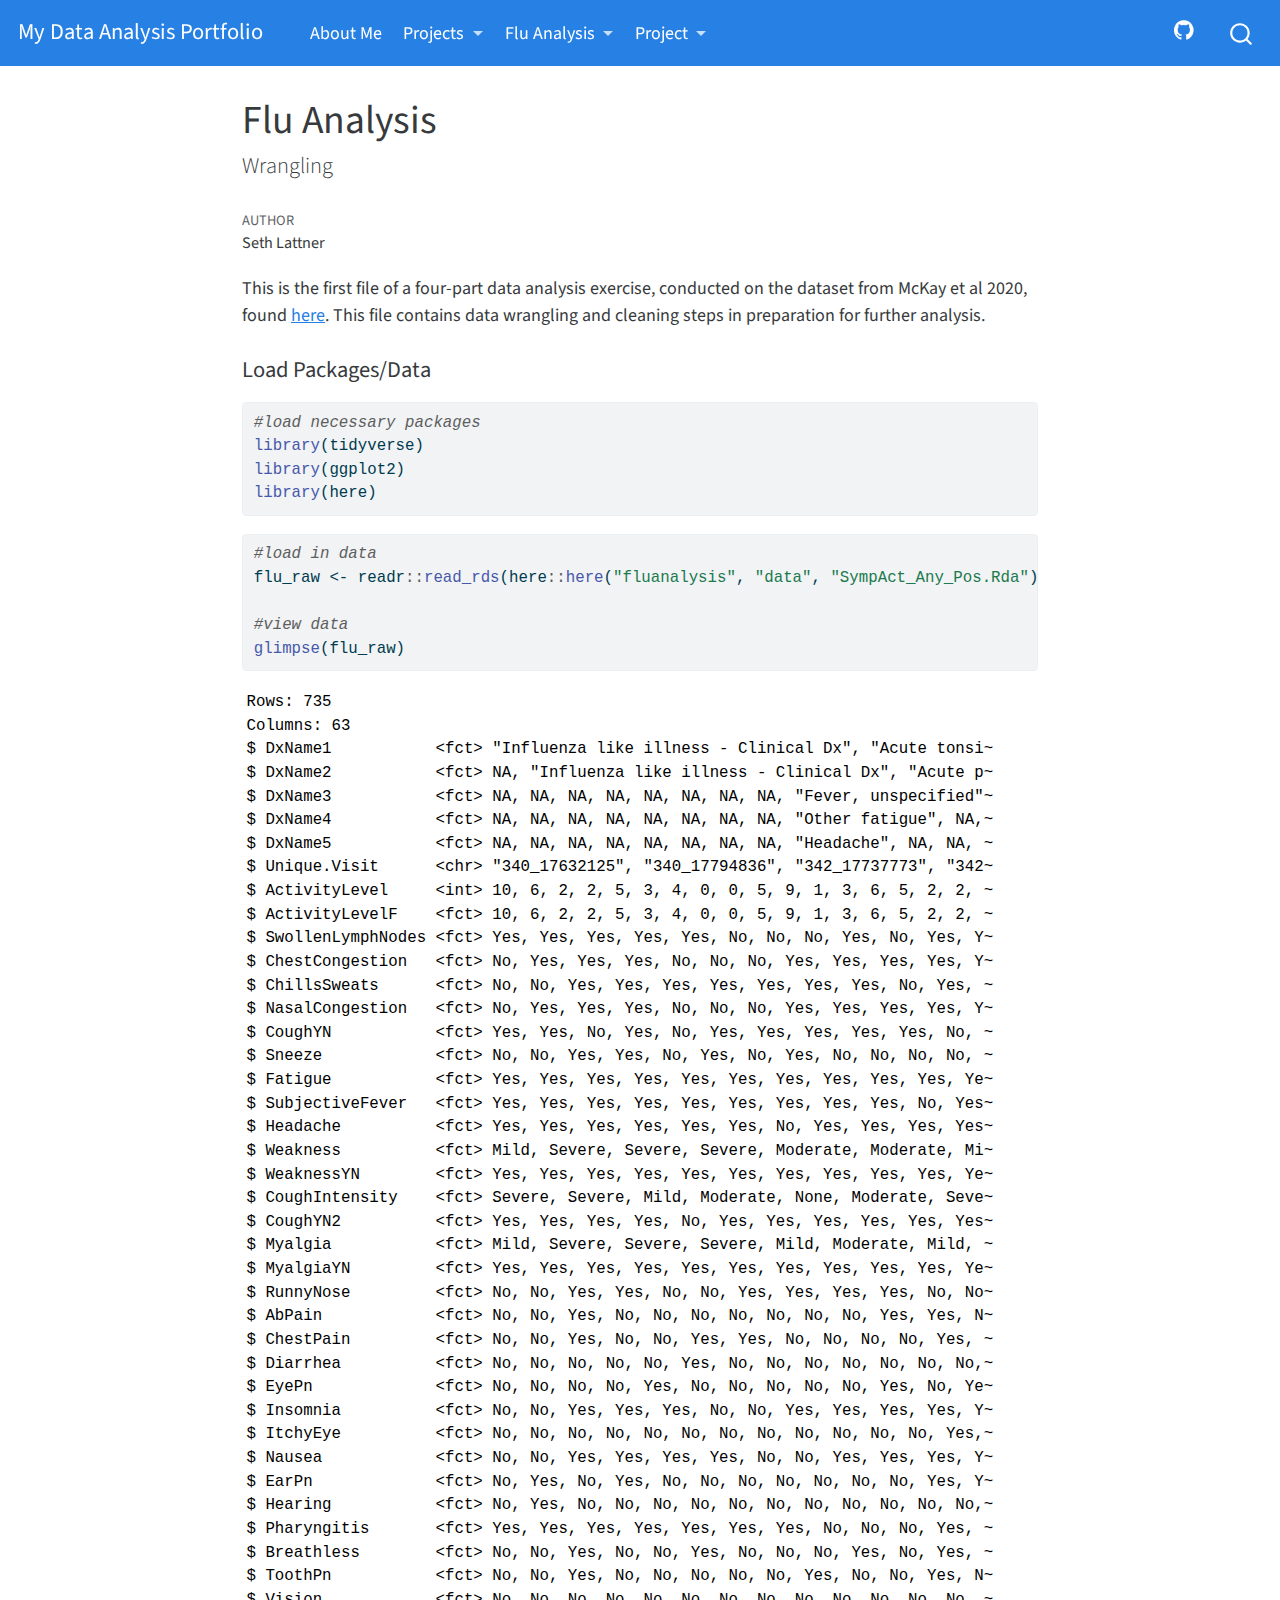
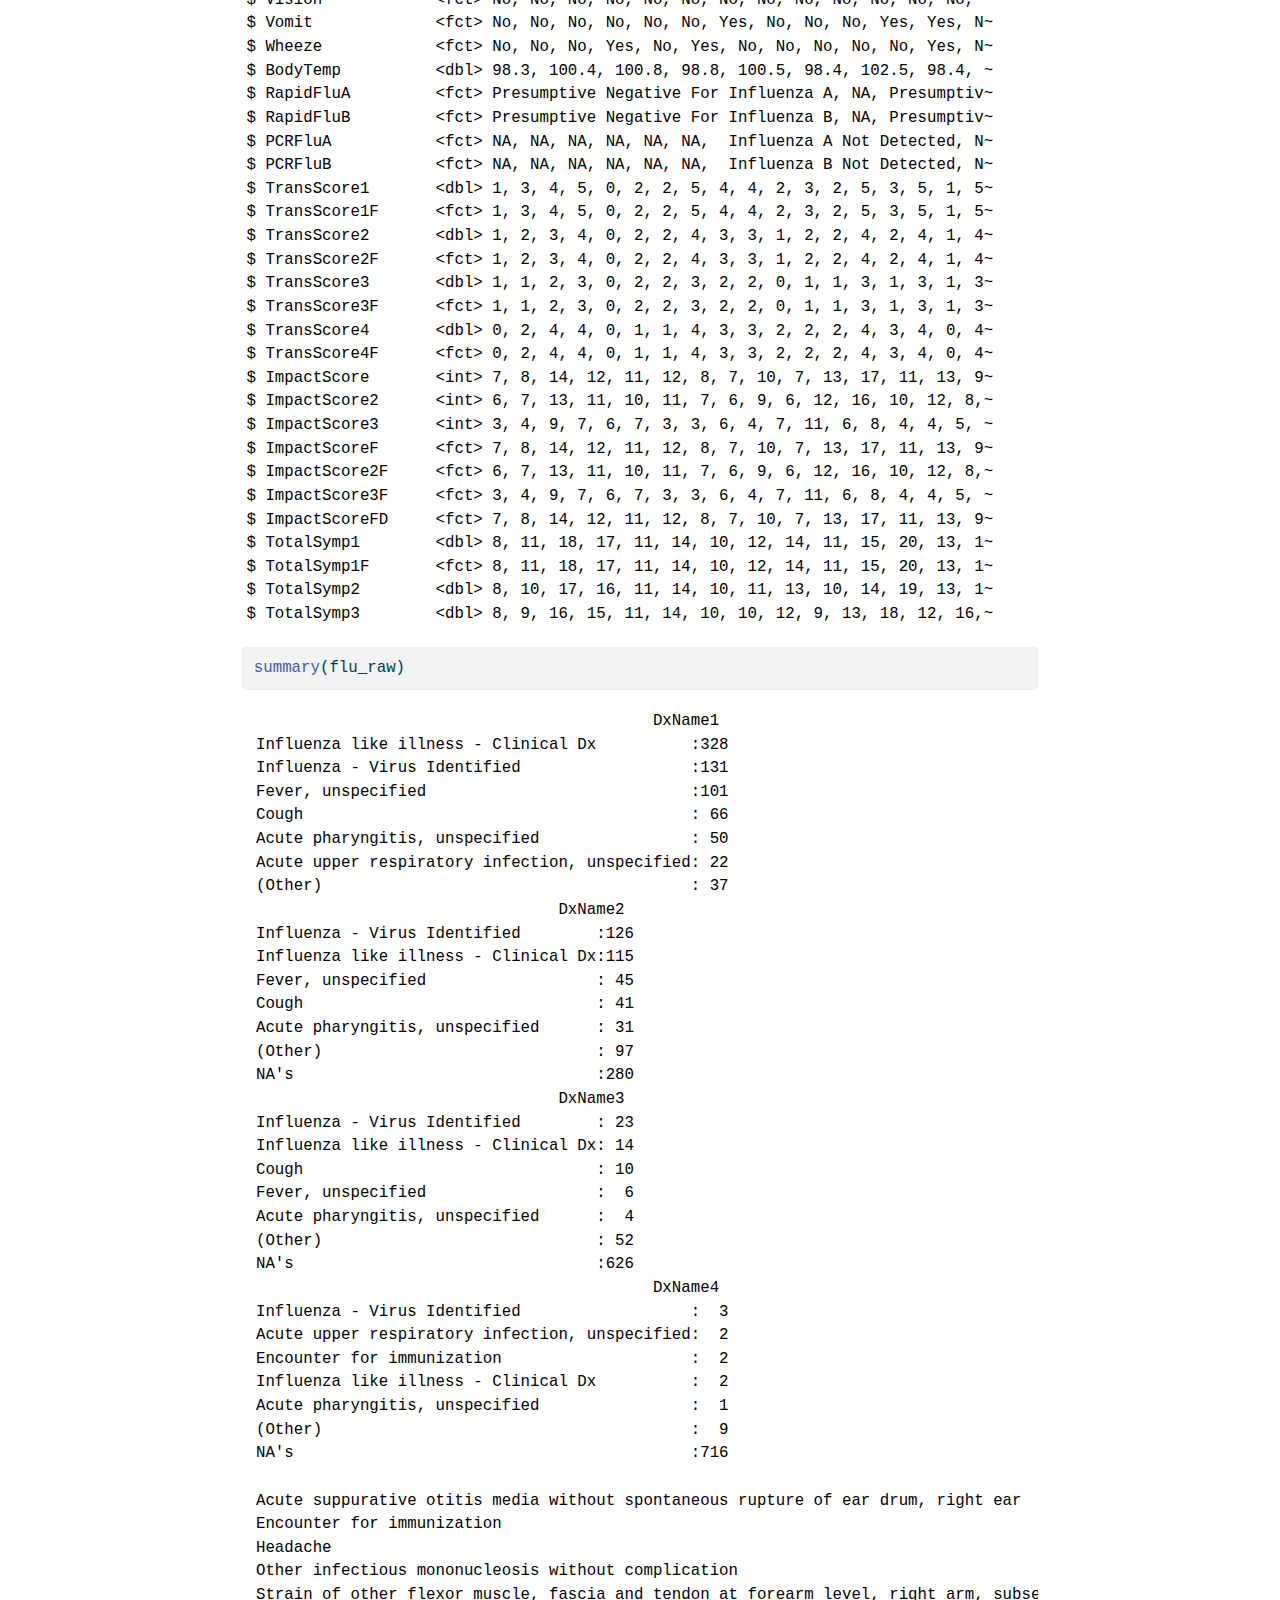
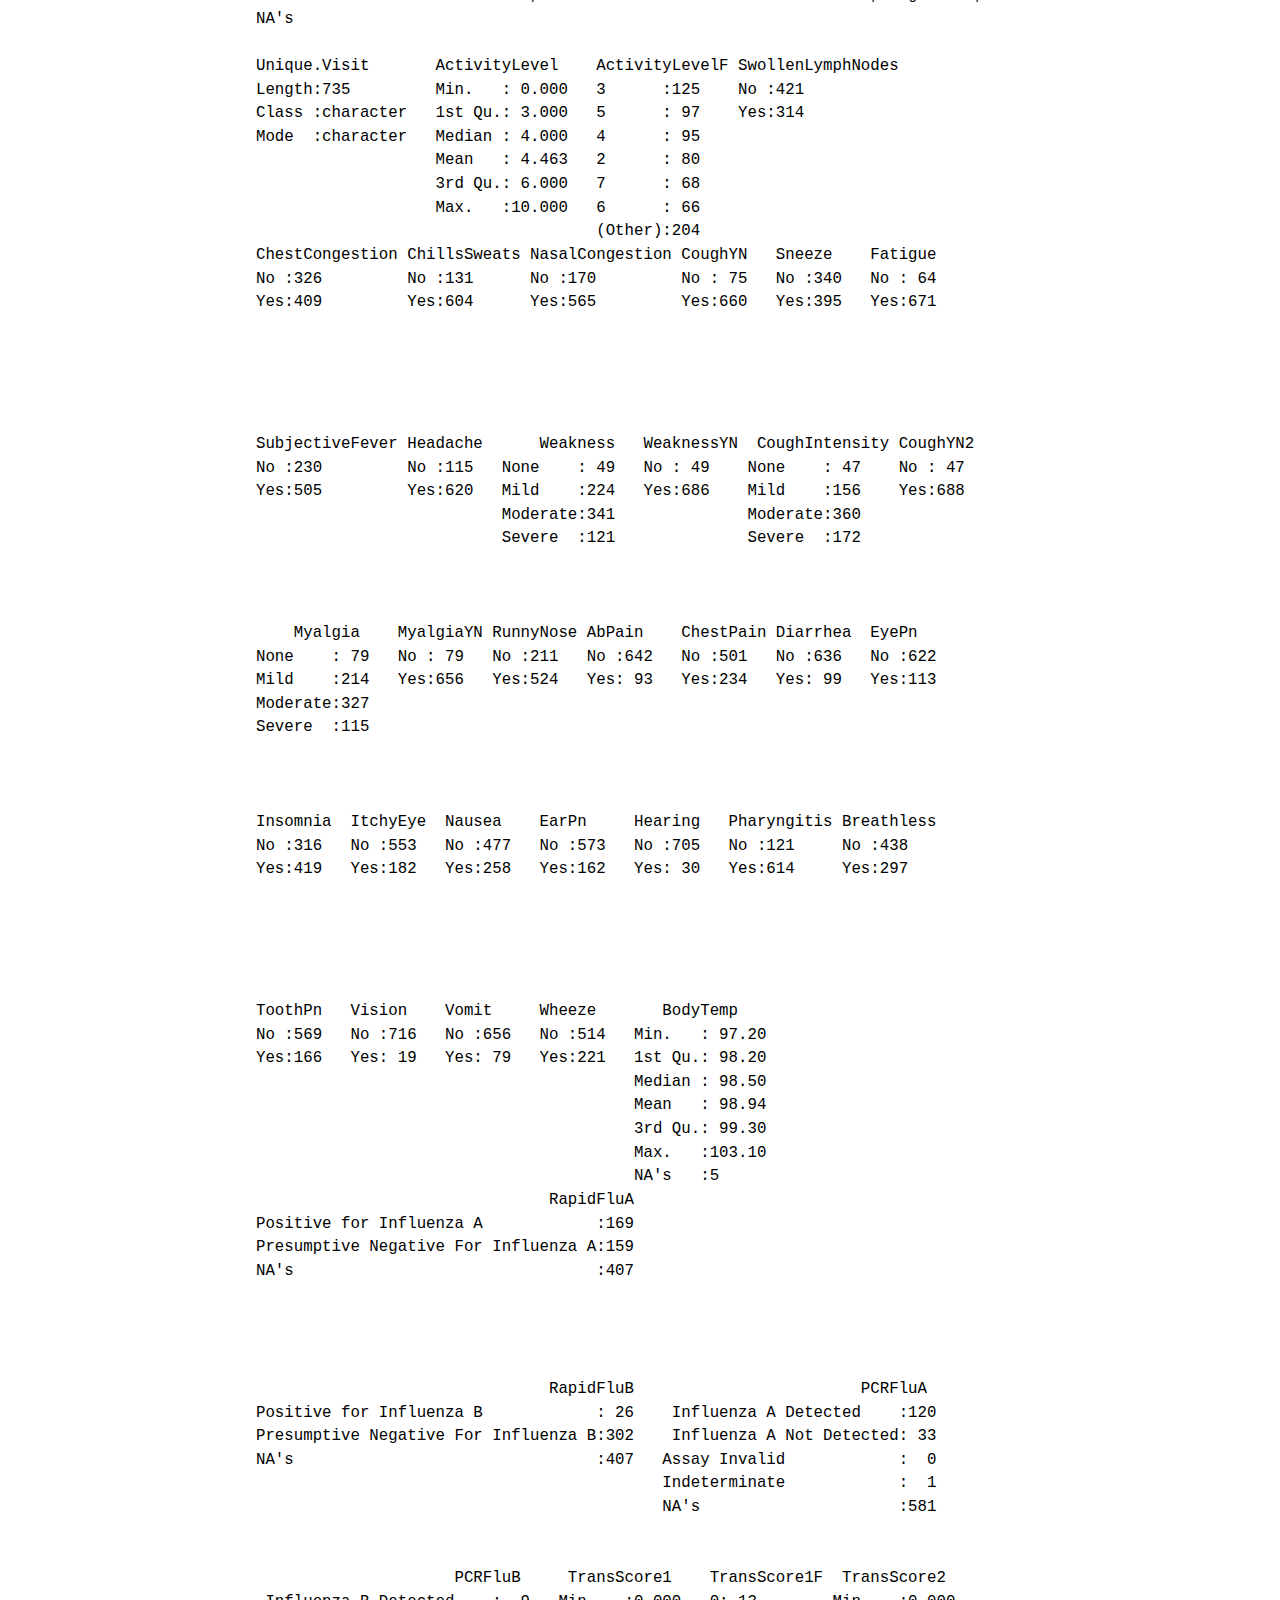
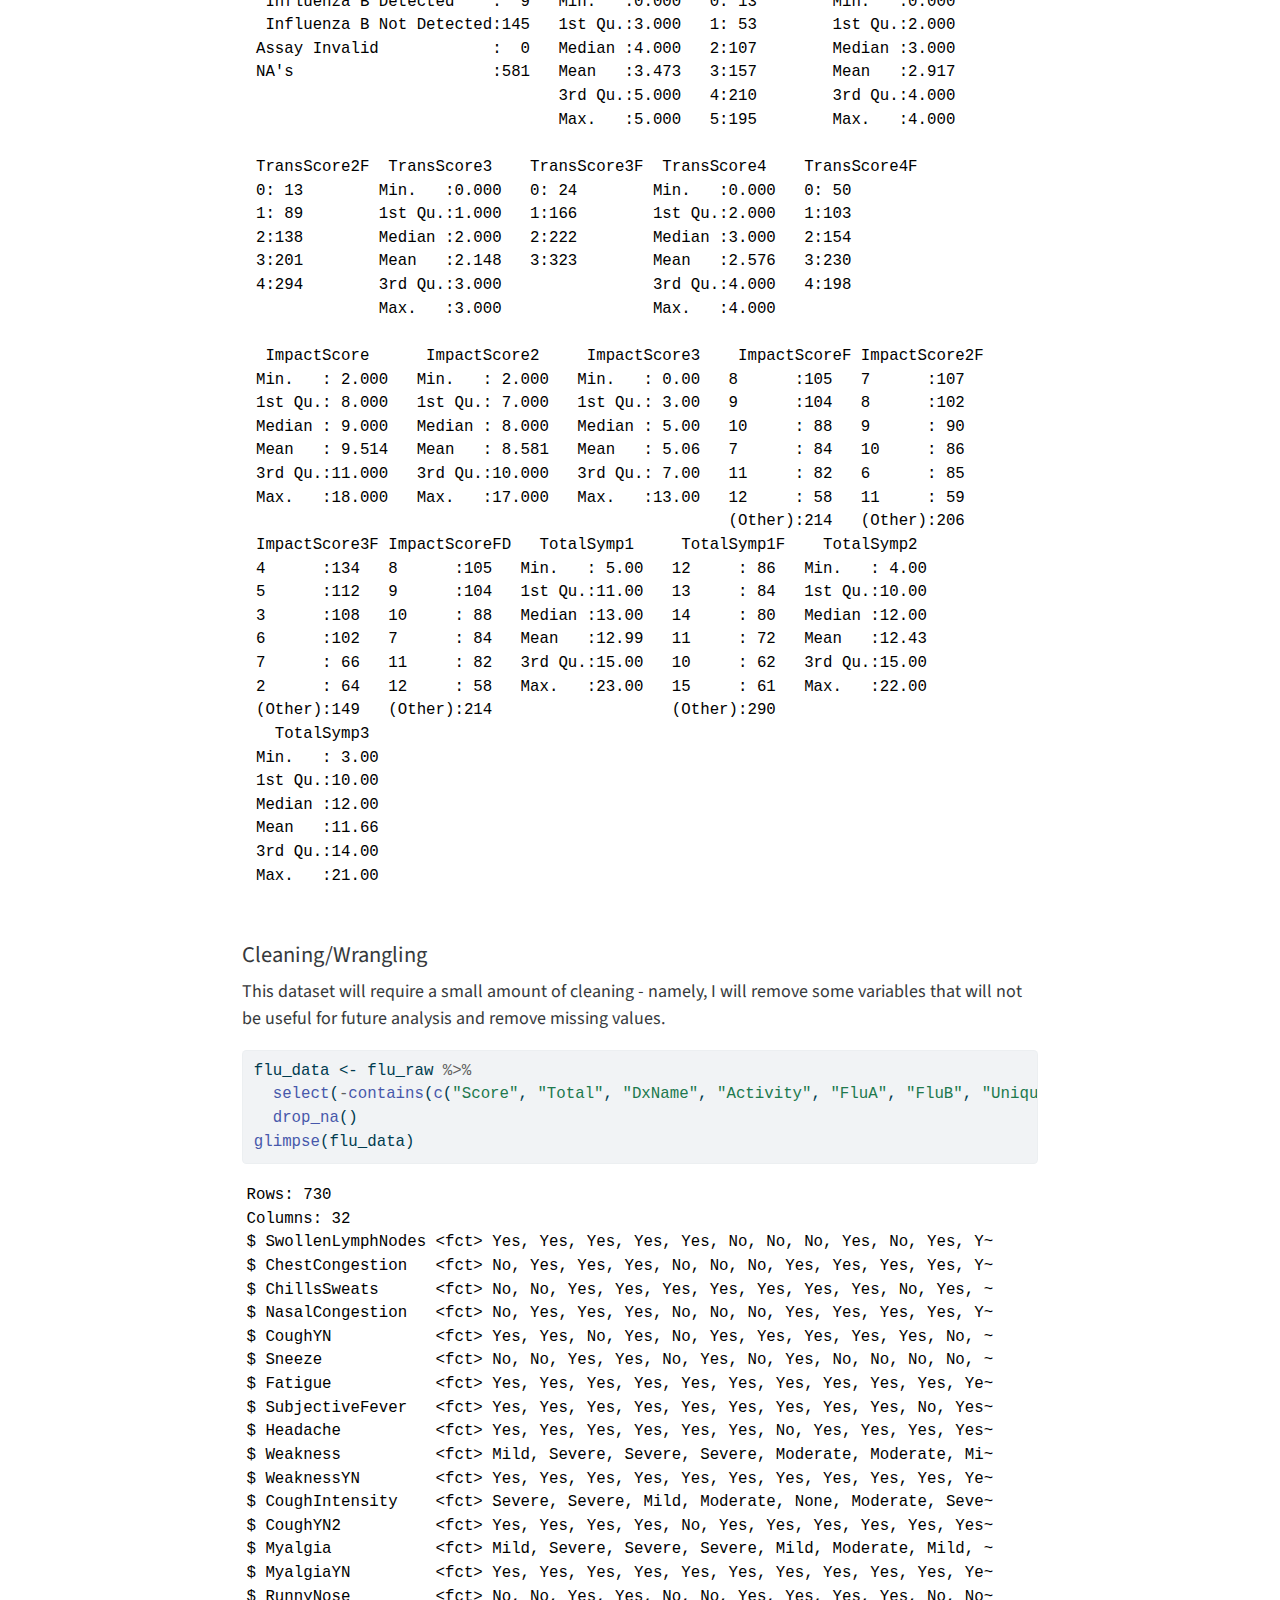
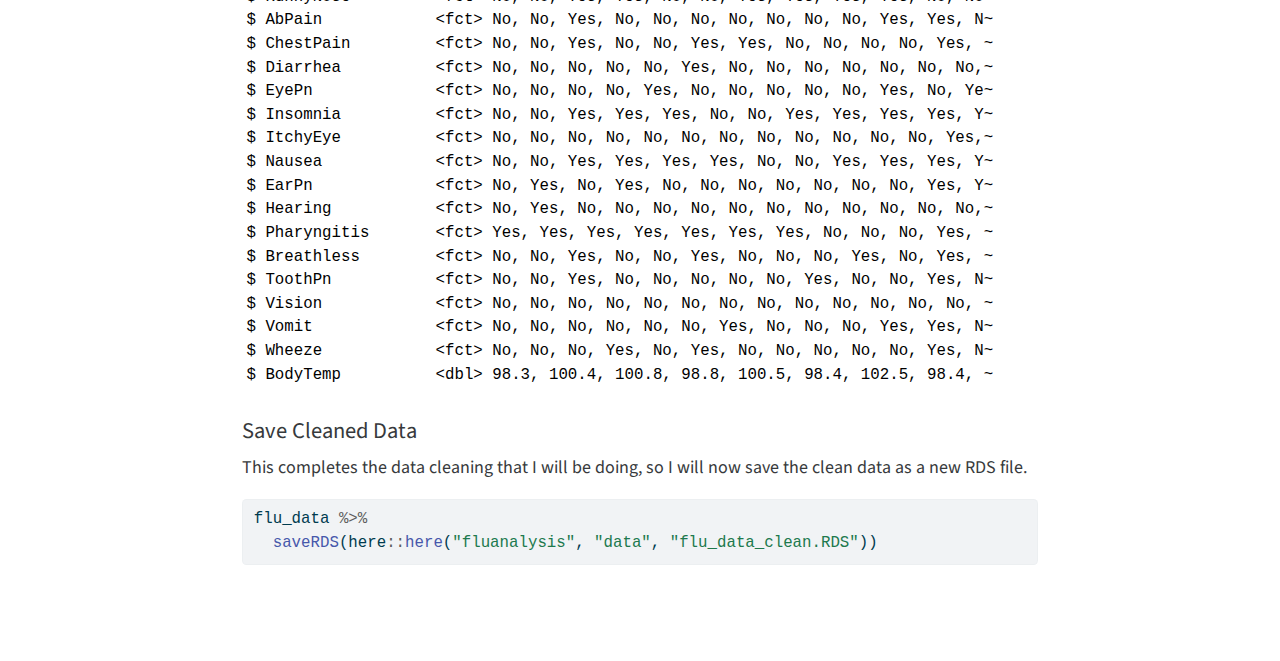
<file: docs/fluanalysis/code/wrangling.html>
<!DOCTYPE html>
<html xmlns="http://www.w3.org/1999/xhtml" lang="en" xml:lang="en"><head>

<meta charset="utf-8">
<meta name="generator" content="quarto-1.2.313">

<meta name="viewport" content="width=device-width, initial-scale=1.0, user-scalable=yes">

<meta name="author" content="Seth Lattner">

<title>My Data Analysis Portfolio - Flu Analysis</title>
<style>
code{white-space: pre-wrap;}
span.smallcaps{font-variant: small-caps;}
div.columns{display: flex; gap: min(4vw, 1.5em);}
div.column{flex: auto; overflow-x: auto;}
div.hanging-indent{margin-left: 1.5em; text-indent: -1.5em;}
ul.task-list{list-style: none;}
ul.task-list li input[type="checkbox"] {
  width: 0.8em;
  margin: 0 0.8em 0.2em -1.6em;
  vertical-align: middle;
}
pre > code.sourceCode { white-space: pre; position: relative; }
pre > code.sourceCode > span { display: inline-block; line-height: 1.25; }
pre > code.sourceCode > span:empty { height: 1.2em; }
.sourceCode { overflow: visible; }
code.sourceCode > span { color: inherit; text-decoration: inherit; }
div.sourceCode { margin: 1em 0; }
pre.sourceCode { margin: 0; }
@media screen {
div.sourceCode { overflow: auto; }
}
@media print {
pre > code.sourceCode { white-space: pre-wrap; }
pre > code.sourceCode > span { text-indent: -5em; padding-left: 5em; }
}
pre.numberSource code
  { counter-reset: source-line 0; }
pre.numberSource code > span
  { position: relative; left: -4em; counter-increment: source-line; }
pre.numberSource code > span > a:first-child::before
  { content: counter(source-line);
    position: relative; left: -1em; text-align: right; vertical-align: baseline;
    border: none; display: inline-block;
    -webkit-touch-callout: none; -webkit-user-select: none;
    -khtml-user-select: none; -moz-user-select: none;
    -ms-user-select: none; user-select: none;
    padding: 0 4px; width: 4em;
    color: #aaaaaa;
  }
pre.numberSource { margin-left: 3em; border-left: 1px solid #aaaaaa;  padding-left: 4px; }
div.sourceCode
  {   }
@media screen {
pre > code.sourceCode > span > a:first-child::before { text-decoration: underline; }
}
code span.al { color: #ff0000; font-weight: bold; } /* Alert */
code span.an { color: #60a0b0; font-weight: bold; font-style: italic; } /* Annotation */
code span.at { color: #7d9029; } /* Attribute */
code span.bn { color: #40a070; } /* BaseN */
code span.bu { color: #008000; } /* BuiltIn */
code span.cf { color: #007020; font-weight: bold; } /* ControlFlow */
code span.ch { color: #4070a0; } /* Char */
code span.cn { color: #880000; } /* Constant */
code span.co { color: #60a0b0; font-style: italic; } /* Comment */
code span.cv { color: #60a0b0; font-weight: bold; font-style: italic; } /* CommentVar */
code span.do { color: #ba2121; font-style: italic; } /* Documentation */
code span.dt { color: #902000; } /* DataType */
code span.dv { color: #40a070; } /* DecVal */
code span.er { color: #ff0000; font-weight: bold; } /* Error */
code span.ex { } /* Extension */
code span.fl { color: #40a070; } /* Float */
code span.fu { color: #06287e; } /* Function */
code span.im { color: #008000; font-weight: bold; } /* Import */
code span.in { color: #60a0b0; font-weight: bold; font-style: italic; } /* Information */
code span.kw { color: #007020; font-weight: bold; } /* Keyword */
code span.op { color: #666666; } /* Operator */
code span.ot { color: #007020; } /* Other */
code span.pp { color: #bc7a00; } /* Preprocessor */
code span.sc { color: #4070a0; } /* SpecialChar */
code span.ss { color: #bb6688; } /* SpecialString */
code span.st { color: #4070a0; } /* String */
code span.va { color: #19177c; } /* Variable */
code span.vs { color: #4070a0; } /* VerbatimString */
code span.wa { color: #60a0b0; font-weight: bold; font-style: italic; } /* Warning */
</style>


<script src="../../site_libs/quarto-nav/quarto-nav.js"></script>
<script src="../../site_libs/quarto-nav/headroom.min.js"></script>
<script src="../../site_libs/clipboard/clipboard.min.js"></script>
<script src="../../site_libs/quarto-search/autocomplete.umd.js"></script>
<script src="../../site_libs/quarto-search/fuse.min.js"></script>
<script src="../../site_libs/quarto-search/quarto-search.js"></script>
<meta name="quarto:offset" content="../../">
<script src="../../site_libs/quarto-html/quarto.js"></script>
<script src="../../site_libs/quarto-html/popper.min.js"></script>
<script src="../../site_libs/quarto-html/tippy.umd.min.js"></script>
<script src="../../site_libs/quarto-html/anchor.min.js"></script>
<link href="../../site_libs/quarto-html/tippy.css" rel="stylesheet">
<link href="../../site_libs/quarto-html/quarto-syntax-highlighting.css" rel="stylesheet" id="quarto-text-highlighting-styles">
<script src="../../site_libs/bootstrap/bootstrap.min.js"></script>
<link href="../../site_libs/bootstrap/bootstrap-icons.css" rel="stylesheet">
<link href="../../site_libs/bootstrap/bootstrap.min.css" rel="stylesheet" id="quarto-bootstrap" data-mode="light">
<script id="quarto-search-options" type="application/json">{
  "location": "navbar",
  "copy-button": false,
  "collapse-after": 3,
  "panel-placement": "end",
  "type": "overlay",
  "limit": 20,
  "language": {
    "search-no-results-text": "No results",
    "search-matching-documents-text": "matching documents",
    "search-copy-link-title": "Copy link to search",
    "search-hide-matches-text": "Hide additional matches",
    "search-more-match-text": "more match in this document",
    "search-more-matches-text": "more matches in this document",
    "search-clear-button-title": "Clear",
    "search-detached-cancel-button-title": "Cancel",
    "search-submit-button-title": "Submit"
  }
}</script>


<link rel="stylesheet" href="../../styles.css">
</head>

<body class="nav-fixed fullcontent">

<div id="quarto-search-results"></div>
  <header id="quarto-header" class="headroom fixed-top">
    <nav class="navbar navbar-expand-lg navbar-dark ">
      <div class="navbar-container container-fluid">
      <div class="navbar-brand-container">
    <a class="navbar-brand" href="../../index.html">
    <span class="navbar-title">My Data Analysis Portfolio</span>
    </a>
  </div>
          <button class="navbar-toggler" type="button" data-bs-toggle="collapse" data-bs-target="#navbarCollapse" aria-controls="navbarCollapse" aria-expanded="false" aria-label="Toggle navigation" onclick="if (window.quartoToggleHeadroom) { window.quartoToggleHeadroom(); }">
  <span class="navbar-toggler-icon"></span>
</button>
          <div class="collapse navbar-collapse" id="navbarCollapse">
            <ul class="navbar-nav navbar-nav-scroll me-auto">
  <li class="nav-item">
    <a class="nav-link" href="../.././aboutme.html">
 <span class="menu-text">About Me</span></a>
  </li>  
  <li class="nav-item dropdown ">
    <a class="nav-link dropdown-toggle" href="#" id="nav-menu-projects" role="button" data-bs-toggle="dropdown" aria-expanded="false">
 <span class="menu-text">Projects</span>
    </a>
    <ul class="dropdown-menu" aria-labelledby="nav-menu-projects">    
        <li>
    <a class="dropdown-item" href="../.././coding_exercise.html">
 <span class="dropdown-text">R Coding Exercise</span></a>
  </li>  
        <li>
    <a class="dropdown-item" href="../.././dataanalysis_exercise/code/dataanalysis_exercise.html">
 <span class="dropdown-text">Data Analysis Exercise</span></a>
  </li>  
        <li>
    <a class="dropdown-item" href="../.././visualization_exercise.html">
 <span class="dropdown-text">Visualization Exercise</span></a>
  </li>  
        <li>
    <a class="dropdown-item" href="../.././tidytuesday_exercise.html">
 <span class="dropdown-text">Tidy Tuesday Exercise</span></a>
  </li>  
        <li>
    <a class="dropdown-item" href="../.././tidytuesday_exercise2.html">
 <span class="dropdown-text">Tidy Tuesday Exercise 2</span></a>
  </li>  
    </ul>
  </li>
  <li class="nav-item dropdown ">
    <a class="nav-link dropdown-toggle" href="#" id="nav-menu-flu-analysis" role="button" data-bs-toggle="dropdown" aria-expanded="false">
 <span class="menu-text">Flu Analysis</span>
    </a>
    <ul class="dropdown-menu" aria-labelledby="nav-menu-flu-analysis">    
        <li>
    <a class="dropdown-item" href="../.././fluanalysis/code/wrangling.html">
 <span class="dropdown-text">Wrangling</span></a>
  </li>  
        <li>
    <a class="dropdown-item" href="../.././fluanalysis/code/exploration.html">
 <span class="dropdown-text">Exploration</span></a>
  </li>  
        <li>
    <a class="dropdown-item" href="../.././fluanalysis/code/fitting.html">
 <span class="dropdown-text">Fitting</span></a>
  </li>  
        <li>
    <a class="dropdown-item" href="../.././fluanalysis/code/modeleval.html">
 <span class="dropdown-text">Model Evaluation</span></a>
  </li>  
        <li>
    <a class="dropdown-item" href="../.././fluanalysis/code/machinelearning.html">
 <span class="dropdown-text">Machine Learning</span></a>
  </li>  
    </ul>
  </li>
  <li class="nav-item dropdown ">
    <a class="nav-link dropdown-toggle" href="#" id="nav-menu-project" role="button" data-bs-toggle="dropdown" aria-expanded="false">
 <span class="menu-text">Project</span>
    </a>
    <ul class="dropdown-menu" aria-labelledby="nav-menu-project">    
        <li>
    <a class="dropdown-item" href="../.././Project/project.html">
 <span class="dropdown-text">Project</span></a>
  </li>  
    </ul>
  </li>
</ul>
            <ul class="navbar-nav navbar-nav-scroll ms-auto">
  <li class="nav-item compact">
    <a class="nav-link" href="https://github.com/sethlattner/sethlattner-MADA-portfolio.git"><i class="bi bi-github" role="img">
</i> 
 <span class="menu-text"></span></a>
  </li>  
</ul>
              <div id="quarto-search" class="" title="Search"></div>
          </div> <!-- /navcollapse -->
      </div> <!-- /container-fluid -->
    </nav>
</header>
<!-- content -->
<div id="quarto-content" class="quarto-container page-columns page-rows-contents page-layout-article page-navbar">
<!-- sidebar -->
<!-- margin-sidebar -->
    
<!-- main -->
<main class="content" id="quarto-document-content">

<header id="title-block-header" class="quarto-title-block default">
<div class="quarto-title">
<h1 class="title">Flu Analysis</h1>
<p class="subtitle lead">Wrangling</p>
</div>



<div class="quarto-title-meta">

    <div>
    <div class="quarto-title-meta-heading">Author</div>
    <div class="quarto-title-meta-contents">
             <p>Seth Lattner </p>
          </div>
  </div>
    
  
    
  </div>
  

</header>

<p>This is the first file of a four-part data analysis exercise, conducted on the dataset from McKay et al 2020, found <a href="https://doi.org/10.5061/dryad.51c59zw4v">here</a>. This file contains data wrangling and cleaning steps in preparation for further analysis.</p>
<section id="load-packagesdata" class="level4">
<h4 class="anchored" data-anchor-id="load-packagesdata">Load Packages/Data</h4>
<div class="cell">
<div class="sourceCode cell-code" id="cb1"><pre class="sourceCode r code-with-copy"><code class="sourceCode r"><span id="cb1-1"><a href="#cb1-1" aria-hidden="true" tabindex="-1"></a><span class="co">#load necessary packages</span></span>
<span id="cb1-2"><a href="#cb1-2" aria-hidden="true" tabindex="-1"></a><span class="fu">library</span>(tidyverse)</span>
<span id="cb1-3"><a href="#cb1-3" aria-hidden="true" tabindex="-1"></a><span class="fu">library</span>(ggplot2)</span>
<span id="cb1-4"><a href="#cb1-4" aria-hidden="true" tabindex="-1"></a><span class="fu">library</span>(here)</span></code><button title="Copy to Clipboard" class="code-copy-button"><i class="bi"></i></button></pre></div>
</div>
<div class="cell">
<div class="sourceCode cell-code" id="cb2"><pre class="sourceCode r code-with-copy"><code class="sourceCode r"><span id="cb2-1"><a href="#cb2-1" aria-hidden="true" tabindex="-1"></a><span class="co">#load in data</span></span>
<span id="cb2-2"><a href="#cb2-2" aria-hidden="true" tabindex="-1"></a>flu_raw <span class="ot">&lt;-</span> readr<span class="sc">::</span><span class="fu">read_rds</span>(here<span class="sc">::</span><span class="fu">here</span>(<span class="st">"fluanalysis"</span>, <span class="st">"data"</span>, <span class="st">"SympAct_Any_Pos.Rda"</span>))</span>
<span id="cb2-3"><a href="#cb2-3" aria-hidden="true" tabindex="-1"></a></span>
<span id="cb2-4"><a href="#cb2-4" aria-hidden="true" tabindex="-1"></a><span class="co">#view data</span></span>
<span id="cb2-5"><a href="#cb2-5" aria-hidden="true" tabindex="-1"></a><span class="fu">glimpse</span>(flu_raw)</span></code><button title="Copy to Clipboard" class="code-copy-button"><i class="bi"></i></button></pre></div>
<div class="cell-output cell-output-stdout">
<pre><code>Rows: 735
Columns: 63
$ DxName1           &lt;fct&gt; "Influenza like illness - Clinical Dx", "Acute tonsi~
$ DxName2           &lt;fct&gt; NA, "Influenza like illness - Clinical Dx", "Acute p~
$ DxName3           &lt;fct&gt; NA, NA, NA, NA, NA, NA, NA, NA, "Fever, unspecified"~
$ DxName4           &lt;fct&gt; NA, NA, NA, NA, NA, NA, NA, NA, "Other fatigue", NA,~
$ DxName5           &lt;fct&gt; NA, NA, NA, NA, NA, NA, NA, NA, "Headache", NA, NA, ~
$ Unique.Visit      &lt;chr&gt; "340_17632125", "340_17794836", "342_17737773", "342~
$ ActivityLevel     &lt;int&gt; 10, 6, 2, 2, 5, 3, 4, 0, 0, 5, 9, 1, 3, 6, 5, 2, 2, ~
$ ActivityLevelF    &lt;fct&gt; 10, 6, 2, 2, 5, 3, 4, 0, 0, 5, 9, 1, 3, 6, 5, 2, 2, ~
$ SwollenLymphNodes &lt;fct&gt; Yes, Yes, Yes, Yes, Yes, No, No, No, Yes, No, Yes, Y~
$ ChestCongestion   &lt;fct&gt; No, Yes, Yes, Yes, No, No, No, Yes, Yes, Yes, Yes, Y~
$ ChillsSweats      &lt;fct&gt; No, No, Yes, Yes, Yes, Yes, Yes, Yes, Yes, No, Yes, ~
$ NasalCongestion   &lt;fct&gt; No, Yes, Yes, Yes, No, No, No, Yes, Yes, Yes, Yes, Y~
$ CoughYN           &lt;fct&gt; Yes, Yes, No, Yes, No, Yes, Yes, Yes, Yes, Yes, No, ~
$ Sneeze            &lt;fct&gt; No, No, Yes, Yes, No, Yes, No, Yes, No, No, No, No, ~
$ Fatigue           &lt;fct&gt; Yes, Yes, Yes, Yes, Yes, Yes, Yes, Yes, Yes, Yes, Ye~
$ SubjectiveFever   &lt;fct&gt; Yes, Yes, Yes, Yes, Yes, Yes, Yes, Yes, Yes, No, Yes~
$ Headache          &lt;fct&gt; Yes, Yes, Yes, Yes, Yes, Yes, No, Yes, Yes, Yes, Yes~
$ Weakness          &lt;fct&gt; Mild, Severe, Severe, Severe, Moderate, Moderate, Mi~
$ WeaknessYN        &lt;fct&gt; Yes, Yes, Yes, Yes, Yes, Yes, Yes, Yes, Yes, Yes, Ye~
$ CoughIntensity    &lt;fct&gt; Severe, Severe, Mild, Moderate, None, Moderate, Seve~
$ CoughYN2          &lt;fct&gt; Yes, Yes, Yes, Yes, No, Yes, Yes, Yes, Yes, Yes, Yes~
$ Myalgia           &lt;fct&gt; Mild, Severe, Severe, Severe, Mild, Moderate, Mild, ~
$ MyalgiaYN         &lt;fct&gt; Yes, Yes, Yes, Yes, Yes, Yes, Yes, Yes, Yes, Yes, Ye~
$ RunnyNose         &lt;fct&gt; No, No, Yes, Yes, No, No, Yes, Yes, Yes, Yes, No, No~
$ AbPain            &lt;fct&gt; No, No, Yes, No, No, No, No, No, No, No, Yes, Yes, N~
$ ChestPain         &lt;fct&gt; No, No, Yes, No, No, Yes, Yes, No, No, No, No, Yes, ~
$ Diarrhea          &lt;fct&gt; No, No, No, No, No, Yes, No, No, No, No, No, No, No,~
$ EyePn             &lt;fct&gt; No, No, No, No, Yes, No, No, No, No, No, Yes, No, Ye~
$ Insomnia          &lt;fct&gt; No, No, Yes, Yes, Yes, No, No, Yes, Yes, Yes, Yes, Y~
$ ItchyEye          &lt;fct&gt; No, No, No, No, No, No, No, No, No, No, No, No, Yes,~
$ Nausea            &lt;fct&gt; No, No, Yes, Yes, Yes, Yes, No, No, Yes, Yes, Yes, Y~
$ EarPn             &lt;fct&gt; No, Yes, No, Yes, No, No, No, No, No, No, No, Yes, Y~
$ Hearing           &lt;fct&gt; No, Yes, No, No, No, No, No, No, No, No, No, No, No,~
$ Pharyngitis       &lt;fct&gt; Yes, Yes, Yes, Yes, Yes, Yes, Yes, No, No, No, Yes, ~
$ Breathless        &lt;fct&gt; No, No, Yes, No, No, Yes, No, No, No, Yes, No, Yes, ~
$ ToothPn           &lt;fct&gt; No, No, Yes, No, No, No, No, No, Yes, No, No, Yes, N~
$ Vision            &lt;fct&gt; No, No, No, No, No, No, No, No, No, No, No, No, No, ~
$ Vomit             &lt;fct&gt; No, No, No, No, No, No, Yes, No, No, No, Yes, Yes, N~
$ Wheeze            &lt;fct&gt; No, No, No, Yes, No, Yes, No, No, No, No, No, Yes, N~
$ BodyTemp          &lt;dbl&gt; 98.3, 100.4, 100.8, 98.8, 100.5, 98.4, 102.5, 98.4, ~
$ RapidFluA         &lt;fct&gt; Presumptive Negative For Influenza A, NA, Presumptiv~
$ RapidFluB         &lt;fct&gt; Presumptive Negative For Influenza B, NA, Presumptiv~
$ PCRFluA           &lt;fct&gt; NA, NA, NA, NA, NA, NA,  Influenza A Not Detected, N~
$ PCRFluB           &lt;fct&gt; NA, NA, NA, NA, NA, NA,  Influenza B Not Detected, N~
$ TransScore1       &lt;dbl&gt; 1, 3, 4, 5, 0, 2, 2, 5, 4, 4, 2, 3, 2, 5, 3, 5, 1, 5~
$ TransScore1F      &lt;fct&gt; 1, 3, 4, 5, 0, 2, 2, 5, 4, 4, 2, 3, 2, 5, 3, 5, 1, 5~
$ TransScore2       &lt;dbl&gt; 1, 2, 3, 4, 0, 2, 2, 4, 3, 3, 1, 2, 2, 4, 2, 4, 1, 4~
$ TransScore2F      &lt;fct&gt; 1, 2, 3, 4, 0, 2, 2, 4, 3, 3, 1, 2, 2, 4, 2, 4, 1, 4~
$ TransScore3       &lt;dbl&gt; 1, 1, 2, 3, 0, 2, 2, 3, 2, 2, 0, 1, 1, 3, 1, 3, 1, 3~
$ TransScore3F      &lt;fct&gt; 1, 1, 2, 3, 0, 2, 2, 3, 2, 2, 0, 1, 1, 3, 1, 3, 1, 3~
$ TransScore4       &lt;dbl&gt; 0, 2, 4, 4, 0, 1, 1, 4, 3, 3, 2, 2, 2, 4, 3, 4, 0, 4~
$ TransScore4F      &lt;fct&gt; 0, 2, 4, 4, 0, 1, 1, 4, 3, 3, 2, 2, 2, 4, 3, 4, 0, 4~
$ ImpactScore       &lt;int&gt; 7, 8, 14, 12, 11, 12, 8, 7, 10, 7, 13, 17, 11, 13, 9~
$ ImpactScore2      &lt;int&gt; 6, 7, 13, 11, 10, 11, 7, 6, 9, 6, 12, 16, 10, 12, 8,~
$ ImpactScore3      &lt;int&gt; 3, 4, 9, 7, 6, 7, 3, 3, 6, 4, 7, 11, 6, 8, 4, 4, 5, ~
$ ImpactScoreF      &lt;fct&gt; 7, 8, 14, 12, 11, 12, 8, 7, 10, 7, 13, 17, 11, 13, 9~
$ ImpactScore2F     &lt;fct&gt; 6, 7, 13, 11, 10, 11, 7, 6, 9, 6, 12, 16, 10, 12, 8,~
$ ImpactScore3F     &lt;fct&gt; 3, 4, 9, 7, 6, 7, 3, 3, 6, 4, 7, 11, 6, 8, 4, 4, 5, ~
$ ImpactScoreFD     &lt;fct&gt; 7, 8, 14, 12, 11, 12, 8, 7, 10, 7, 13, 17, 11, 13, 9~
$ TotalSymp1        &lt;dbl&gt; 8, 11, 18, 17, 11, 14, 10, 12, 14, 11, 15, 20, 13, 1~
$ TotalSymp1F       &lt;fct&gt; 8, 11, 18, 17, 11, 14, 10, 12, 14, 11, 15, 20, 13, 1~
$ TotalSymp2        &lt;dbl&gt; 8, 10, 17, 16, 11, 14, 10, 11, 13, 10, 14, 19, 13, 1~
$ TotalSymp3        &lt;dbl&gt; 8, 9, 16, 15, 11, 14, 10, 10, 12, 9, 13, 18, 12, 16,~</code></pre>
</div>
<div class="sourceCode cell-code" id="cb4"><pre class="sourceCode r code-with-copy"><code class="sourceCode r"><span id="cb4-1"><a href="#cb4-1" aria-hidden="true" tabindex="-1"></a><span class="fu">summary</span>(flu_raw)</span></code><button title="Copy to Clipboard" class="code-copy-button"><i class="bi"></i></button></pre></div>
<div class="cell-output cell-output-stdout">
<pre><code>                                           DxName1   
 Influenza like illness - Clinical Dx          :328  
 Influenza - Virus Identified                  :131  
 Fever, unspecified                            :101  
 Cough                                         : 66  
 Acute pharyngitis, unspecified                : 50  
 Acute upper respiratory infection, unspecified: 22  
 (Other)                                       : 37  
                                 DxName2   
 Influenza - Virus Identified        :126  
 Influenza like illness - Clinical Dx:115  
 Fever, unspecified                  : 45  
 Cough                               : 41  
 Acute pharyngitis, unspecified      : 31  
 (Other)                             : 97  
 NA's                                :280  
                                 DxName3   
 Influenza - Virus Identified        : 23  
 Influenza like illness - Clinical Dx: 14  
 Cough                               : 10  
 Fever, unspecified                  :  6  
 Acute pharyngitis, unspecified      :  4  
 (Other)                             : 52  
 NA's                                :626  
                                           DxName4   
 Influenza - Virus Identified                  :  3  
 Acute upper respiratory infection, unspecified:  2  
 Encounter for immunization                    :  2  
 Influenza like illness - Clinical Dx          :  2  
 Acute pharyngitis, unspecified                :  1  
 (Other)                                       :  9  
 NA's                                          :716  
                                                                                               DxName5   
 Acute suppurative otitis media without spontaneous rupture of ear drum, right ear                 :  0  
 Encounter for immunization                                                                        :  0  
 Headache                                                                                          :  1  
 Other infectious mononucleosis without complication                                               :  0  
 Strain of other flexor muscle, fascia and tendon at forearm level, right arm, subsequent encounter:  0  
 NA's                                                                                              :734  
                                                                                                         
 Unique.Visit       ActivityLevel    ActivityLevelF SwollenLymphNodes
 Length:735         Min.   : 0.000   3      :125    No :421          
 Class :character   1st Qu.: 3.000   5      : 97    Yes:314          
 Mode  :character   Median : 4.000   4      : 95                     
                    Mean   : 4.463   2      : 80                     
                    3rd Qu.: 6.000   7      : 68                     
                    Max.   :10.000   6      : 66                     
                                     (Other):204                     
 ChestCongestion ChillsSweats NasalCongestion CoughYN   Sneeze    Fatigue  
 No :326         No :131      No :170         No : 75   No :340   No : 64  
 Yes:409         Yes:604      Yes:565         Yes:660   Yes:395   Yes:671  
                                                                           
                                                                           
                                                                           
                                                                           
                                                                           
 SubjectiveFever Headache      Weakness   WeaknessYN  CoughIntensity CoughYN2 
 No :230         No :115   None    : 49   No : 49    None    : 47    No : 47  
 Yes:505         Yes:620   Mild    :224   Yes:686    Mild    :156    Yes:688  
                           Moderate:341              Moderate:360             
                           Severe  :121              Severe  :172             
                                                                              
                                                                              
                                                                              
     Myalgia    MyalgiaYN RunnyNose AbPain    ChestPain Diarrhea  EyePn    
 None    : 79   No : 79   No :211   No :642   No :501   No :636   No :622  
 Mild    :214   Yes:656   Yes:524   Yes: 93   Yes:234   Yes: 99   Yes:113  
 Moderate:327                                                              
 Severe  :115                                                              
                                                                           
                                                                           
                                                                           
 Insomnia  ItchyEye  Nausea    EarPn     Hearing   Pharyngitis Breathless
 No :316   No :553   No :477   No :573   No :705   No :121     No :438   
 Yes:419   Yes:182   Yes:258   Yes:162   Yes: 30   Yes:614     Yes:297   
                                                                         
                                                                         
                                                                         
                                                                         
                                                                         
 ToothPn   Vision    Vomit     Wheeze       BodyTemp     
 No :569   No :716   No :656   No :514   Min.   : 97.20  
 Yes:166   Yes: 19   Yes: 79   Yes:221   1st Qu.: 98.20  
                                         Median : 98.50  
                                         Mean   : 98.94  
                                         3rd Qu.: 99.30  
                                         Max.   :103.10  
                                         NA's   :5       
                                RapidFluA  
 Positive for Influenza A            :169  
 Presumptive Negative For Influenza A:159  
 NA's                                :407  
                                           
                                           
                                           
                                           
                                RapidFluB                        PCRFluA   
 Positive for Influenza B            : 26    Influenza A Detected    :120  
 Presumptive Negative For Influenza B:302    Influenza A Not Detected: 33  
 NA's                                :407   Assay Invalid            :  0  
                                            Indeterminate            :  1  
                                            NA's                     :581  
                                                                           
                                                                           
                      PCRFluB     TransScore1    TransScore1F  TransScore2   
  Influenza B Detected    :  9   Min.   :0.000   0: 13        Min.   :0.000  
  Influenza B Not Detected:145   1st Qu.:3.000   1: 53        1st Qu.:2.000  
 Assay Invalid            :  0   Median :4.000   2:107        Median :3.000  
 NA's                     :581   Mean   :3.473   3:157        Mean   :2.917  
                                 3rd Qu.:5.000   4:210        3rd Qu.:4.000  
                                 Max.   :5.000   5:195        Max.   :4.000  
                                                                             
 TransScore2F  TransScore3    TransScore3F  TransScore4    TransScore4F
 0: 13        Min.   :0.000   0: 24        Min.   :0.000   0: 50       
 1: 89        1st Qu.:1.000   1:166        1st Qu.:2.000   1:103       
 2:138        Median :2.000   2:222        Median :3.000   2:154       
 3:201        Mean   :2.148   3:323        Mean   :2.576   3:230       
 4:294        3rd Qu.:3.000                3rd Qu.:4.000   4:198       
              Max.   :3.000                Max.   :4.000               
                                                                       
  ImpactScore      ImpactScore2     ImpactScore3    ImpactScoreF ImpactScore2F
 Min.   : 2.000   Min.   : 2.000   Min.   : 0.00   8      :105   7      :107  
 1st Qu.: 8.000   1st Qu.: 7.000   1st Qu.: 3.00   9      :104   8      :102  
 Median : 9.000   Median : 8.000   Median : 5.00   10     : 88   9      : 90  
 Mean   : 9.514   Mean   : 8.581   Mean   : 5.06   7      : 84   10     : 86  
 3rd Qu.:11.000   3rd Qu.:10.000   3rd Qu.: 7.00   11     : 82   6      : 85  
 Max.   :18.000   Max.   :17.000   Max.   :13.00   12     : 58   11     : 59  
                                                   (Other):214   (Other):206  
 ImpactScore3F ImpactScoreFD   TotalSymp1     TotalSymp1F    TotalSymp2   
 4      :134   8      :105   Min.   : 5.00   12     : 86   Min.   : 4.00  
 5      :112   9      :104   1st Qu.:11.00   13     : 84   1st Qu.:10.00  
 3      :108   10     : 88   Median :13.00   14     : 80   Median :12.00  
 6      :102   7      : 84   Mean   :12.99   11     : 72   Mean   :12.43  
 7      : 66   11     : 82   3rd Qu.:15.00   10     : 62   3rd Qu.:15.00  
 2      : 64   12     : 58   Max.   :23.00   15     : 61   Max.   :22.00  
 (Other):149   (Other):214                   (Other):290                  
   TotalSymp3   
 Min.   : 3.00  
 1st Qu.:10.00  
 Median :12.00  
 Mean   :11.66  
 3rd Qu.:14.00  
 Max.   :21.00  
                </code></pre>
</div>
</div>
</section>
<section id="cleaningwrangling" class="level4">
<h4 class="anchored" data-anchor-id="cleaningwrangling">Cleaning/Wrangling</h4>
<p>This dataset will require a small amount of cleaning - namely, I will remove some variables that will not be useful for future analysis and remove missing values.</p>
<div class="cell">
<div class="sourceCode cell-code" id="cb6"><pre class="sourceCode r code-with-copy"><code class="sourceCode r"><span id="cb6-1"><a href="#cb6-1" aria-hidden="true" tabindex="-1"></a>flu_data <span class="ot">&lt;-</span> flu_raw <span class="sc">%&gt;%</span></span>
<span id="cb6-2"><a href="#cb6-2" aria-hidden="true" tabindex="-1"></a>  <span class="fu">select</span>(<span class="sc">-</span><span class="fu">contains</span>(<span class="fu">c</span>(<span class="st">"Score"</span>, <span class="st">"Total"</span>, <span class="st">"DxName"</span>, <span class="st">"Activity"</span>, <span class="st">"FluA"</span>, <span class="st">"FluB"</span>, <span class="st">"Unique.Visit"</span>))) <span class="sc">%&gt;%</span></span>
<span id="cb6-3"><a href="#cb6-3" aria-hidden="true" tabindex="-1"></a>  <span class="fu">drop_na</span>()</span>
<span id="cb6-4"><a href="#cb6-4" aria-hidden="true" tabindex="-1"></a><span class="fu">glimpse</span>(flu_data)</span></code><button title="Copy to Clipboard" class="code-copy-button"><i class="bi"></i></button></pre></div>
<div class="cell-output cell-output-stdout">
<pre><code>Rows: 730
Columns: 32
$ SwollenLymphNodes &lt;fct&gt; Yes, Yes, Yes, Yes, Yes, No, No, No, Yes, No, Yes, Y~
$ ChestCongestion   &lt;fct&gt; No, Yes, Yes, Yes, No, No, No, Yes, Yes, Yes, Yes, Y~
$ ChillsSweats      &lt;fct&gt; No, No, Yes, Yes, Yes, Yes, Yes, Yes, Yes, No, Yes, ~
$ NasalCongestion   &lt;fct&gt; No, Yes, Yes, Yes, No, No, No, Yes, Yes, Yes, Yes, Y~
$ CoughYN           &lt;fct&gt; Yes, Yes, No, Yes, No, Yes, Yes, Yes, Yes, Yes, No, ~
$ Sneeze            &lt;fct&gt; No, No, Yes, Yes, No, Yes, No, Yes, No, No, No, No, ~
$ Fatigue           &lt;fct&gt; Yes, Yes, Yes, Yes, Yes, Yes, Yes, Yes, Yes, Yes, Ye~
$ SubjectiveFever   &lt;fct&gt; Yes, Yes, Yes, Yes, Yes, Yes, Yes, Yes, Yes, No, Yes~
$ Headache          &lt;fct&gt; Yes, Yes, Yes, Yes, Yes, Yes, No, Yes, Yes, Yes, Yes~
$ Weakness          &lt;fct&gt; Mild, Severe, Severe, Severe, Moderate, Moderate, Mi~
$ WeaknessYN        &lt;fct&gt; Yes, Yes, Yes, Yes, Yes, Yes, Yes, Yes, Yes, Yes, Ye~
$ CoughIntensity    &lt;fct&gt; Severe, Severe, Mild, Moderate, None, Moderate, Seve~
$ CoughYN2          &lt;fct&gt; Yes, Yes, Yes, Yes, No, Yes, Yes, Yes, Yes, Yes, Yes~
$ Myalgia           &lt;fct&gt; Mild, Severe, Severe, Severe, Mild, Moderate, Mild, ~
$ MyalgiaYN         &lt;fct&gt; Yes, Yes, Yes, Yes, Yes, Yes, Yes, Yes, Yes, Yes, Ye~
$ RunnyNose         &lt;fct&gt; No, No, Yes, Yes, No, No, Yes, Yes, Yes, Yes, No, No~
$ AbPain            &lt;fct&gt; No, No, Yes, No, No, No, No, No, No, No, Yes, Yes, N~
$ ChestPain         &lt;fct&gt; No, No, Yes, No, No, Yes, Yes, No, No, No, No, Yes, ~
$ Diarrhea          &lt;fct&gt; No, No, No, No, No, Yes, No, No, No, No, No, No, No,~
$ EyePn             &lt;fct&gt; No, No, No, No, Yes, No, No, No, No, No, Yes, No, Ye~
$ Insomnia          &lt;fct&gt; No, No, Yes, Yes, Yes, No, No, Yes, Yes, Yes, Yes, Y~
$ ItchyEye          &lt;fct&gt; No, No, No, No, No, No, No, No, No, No, No, No, Yes,~
$ Nausea            &lt;fct&gt; No, No, Yes, Yes, Yes, Yes, No, No, Yes, Yes, Yes, Y~
$ EarPn             &lt;fct&gt; No, Yes, No, Yes, No, No, No, No, No, No, No, Yes, Y~
$ Hearing           &lt;fct&gt; No, Yes, No, No, No, No, No, No, No, No, No, No, No,~
$ Pharyngitis       &lt;fct&gt; Yes, Yes, Yes, Yes, Yes, Yes, Yes, No, No, No, Yes, ~
$ Breathless        &lt;fct&gt; No, No, Yes, No, No, Yes, No, No, No, Yes, No, Yes, ~
$ ToothPn           &lt;fct&gt; No, No, Yes, No, No, No, No, No, Yes, No, No, Yes, N~
$ Vision            &lt;fct&gt; No, No, No, No, No, No, No, No, No, No, No, No, No, ~
$ Vomit             &lt;fct&gt; No, No, No, No, No, No, Yes, No, No, No, Yes, Yes, N~
$ Wheeze            &lt;fct&gt; No, No, No, Yes, No, Yes, No, No, No, No, No, Yes, N~
$ BodyTemp          &lt;dbl&gt; 98.3, 100.4, 100.8, 98.8, 100.5, 98.4, 102.5, 98.4, ~</code></pre>
</div>
</div>
</section>
<section id="save-cleaned-data" class="level4">
<h4 class="anchored" data-anchor-id="save-cleaned-data">Save Cleaned Data</h4>
<p>This completes the data cleaning that I will be doing, so I will now save the clean data as a new RDS file.</p>
<div class="cell">
<div class="sourceCode cell-code" id="cb8"><pre class="sourceCode r code-with-copy"><code class="sourceCode r"><span id="cb8-1"><a href="#cb8-1" aria-hidden="true" tabindex="-1"></a>flu_data <span class="sc">%&gt;%</span></span>
<span id="cb8-2"><a href="#cb8-2" aria-hidden="true" tabindex="-1"></a>  <span class="fu">saveRDS</span>(here<span class="sc">::</span><span class="fu">here</span>(<span class="st">"fluanalysis"</span>, <span class="st">"data"</span>, <span class="st">"flu_data_clean.RDS"</span>))</span></code><button title="Copy to Clipboard" class="code-copy-button"><i class="bi"></i></button></pre></div>
</div>


</section>

</main> <!-- /main -->
<script id="quarto-html-after-body" type="application/javascript">
window.document.addEventListener("DOMContentLoaded", function (event) {
  const toggleBodyColorMode = (bsSheetEl) => {
    const mode = bsSheetEl.getAttribute("data-mode");
    const bodyEl = window.document.querySelector("body");
    if (mode === "dark") {
      bodyEl.classList.add("quarto-dark");
      bodyEl.classList.remove("quarto-light");
    } else {
      bodyEl.classList.add("quarto-light");
      bodyEl.classList.remove("quarto-dark");
    }
  }
  const toggleBodyColorPrimary = () => {
    const bsSheetEl = window.document.querySelector("link#quarto-bootstrap");
    if (bsSheetEl) {
      toggleBodyColorMode(bsSheetEl);
    }
  }
  toggleBodyColorPrimary();  
  const icon = "";
  const anchorJS = new window.AnchorJS();
  anchorJS.options = {
    placement: 'right',
    icon: icon
  };
  anchorJS.add('.anchored');
  const clipboard = new window.ClipboardJS('.code-copy-button', {
    target: function(trigger) {
      return trigger.previousElementSibling;
    }
  });
  clipboard.on('success', function(e) {
    // button target
    const button = e.trigger;
    // don't keep focus
    button.blur();
    // flash "checked"
    button.classList.add('code-copy-button-checked');
    var currentTitle = button.getAttribute("title");
    button.setAttribute("title", "Copied!");
    let tooltip;
    if (window.bootstrap) {
      button.setAttribute("data-bs-toggle", "tooltip");
      button.setAttribute("data-bs-placement", "left");
      button.setAttribute("data-bs-title", "Copied!");
      tooltip = new bootstrap.Tooltip(button, 
        { trigger: "manual", 
          customClass: "code-copy-button-tooltip",
          offset: [0, -8]});
      tooltip.show();    
    }
    setTimeout(function() {
      if (tooltip) {
        tooltip.hide();
        button.removeAttribute("data-bs-title");
        button.removeAttribute("data-bs-toggle");
        button.removeAttribute("data-bs-placement");
      }
      button.setAttribute("title", currentTitle);
      button.classList.remove('code-copy-button-checked');
    }, 1000);
    // clear code selection
    e.clearSelection();
  });
  function tippyHover(el, contentFn) {
    const config = {
      allowHTML: true,
      content: contentFn,
      maxWidth: 500,
      delay: 100,
      arrow: false,
      appendTo: function(el) {
          return el.parentElement;
      },
      interactive: true,
      interactiveBorder: 10,
      theme: 'quarto',
      placement: 'bottom-start'
    };
    window.tippy(el, config); 
  }
  const noterefs = window.document.querySelectorAll('a[role="doc-noteref"]');
  for (var i=0; i<noterefs.length; i++) {
    const ref = noterefs[i];
    tippyHover(ref, function() {
      // use id or data attribute instead here
      let href = ref.getAttribute('data-footnote-href') || ref.getAttribute('href');
      try { href = new URL(href).hash; } catch {}
      const id = href.replace(/^#\/?/, "");
      const note = window.document.getElementById(id);
      return note.innerHTML;
    });
  }
  const findCites = (el) => {
    const parentEl = el.parentElement;
    if (parentEl) {
      const cites = parentEl.dataset.cites;
      if (cites) {
        return {
          el,
          cites: cites.split(' ')
        };
      } else {
        return findCites(el.parentElement)
      }
    } else {
      return undefined;
    }
  };
  var bibliorefs = window.document.querySelectorAll('a[role="doc-biblioref"]');
  for (var i=0; i<bibliorefs.length; i++) {
    const ref = bibliorefs[i];
    const citeInfo = findCites(ref);
    if (citeInfo) {
      tippyHover(citeInfo.el, function() {
        var popup = window.document.createElement('div');
        citeInfo.cites.forEach(function(cite) {
          var citeDiv = window.document.createElement('div');
          citeDiv.classList.add('hanging-indent');
          citeDiv.classList.add('csl-entry');
          var biblioDiv = window.document.getElementById('ref-' + cite);
          if (biblioDiv) {
            citeDiv.innerHTML = biblioDiv.innerHTML;
          }
          popup.appendChild(citeDiv);
        });
        return popup.innerHTML;
      });
    }
  }
});
</script>
</div> <!-- /content -->



</body></html>
</file>
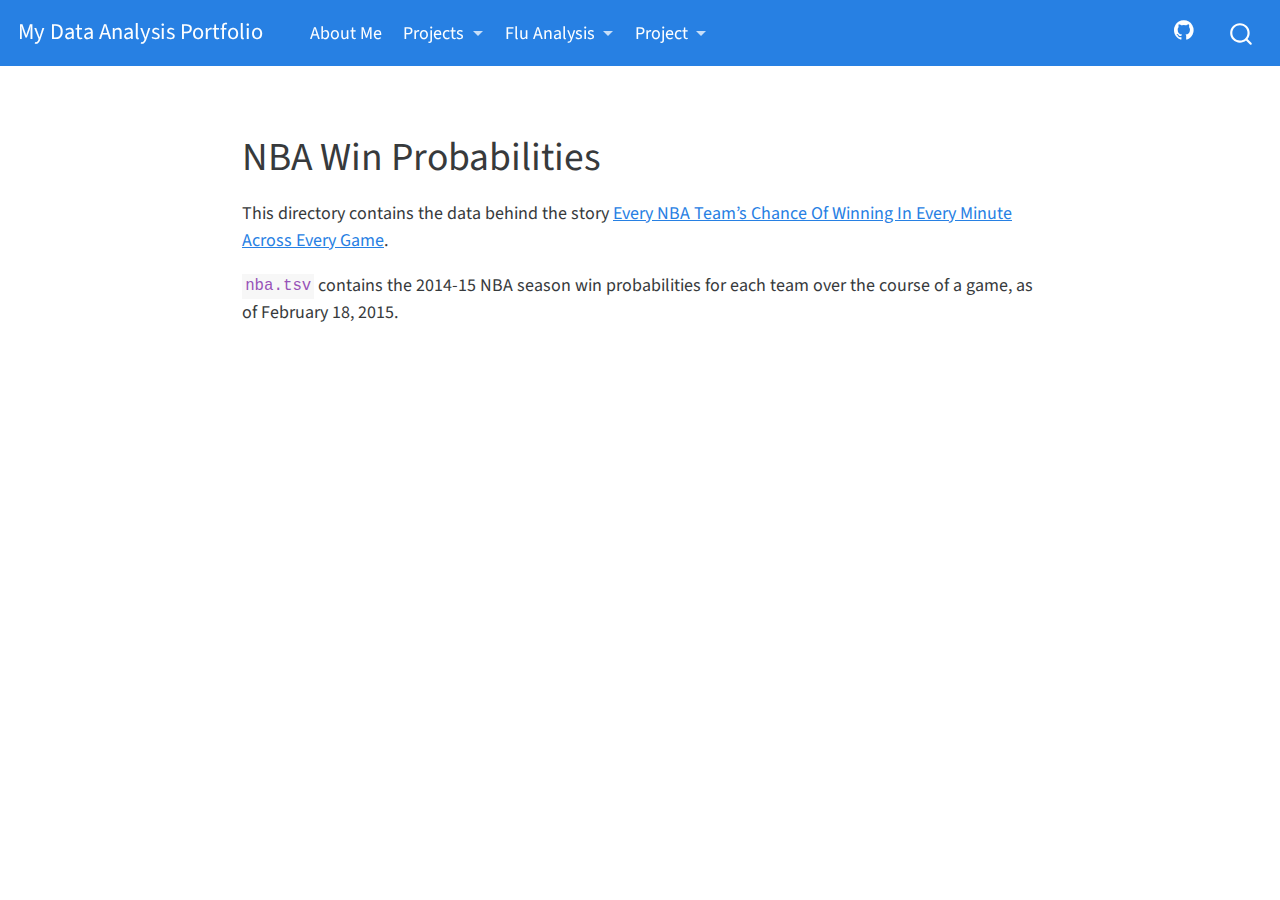
<file: docs/visualization_exercise/data/readme.html>
<!DOCTYPE html>
<html xmlns="http://www.w3.org/1999/xhtml" lang="en" xml:lang="en"><head>

<meta charset="utf-8">
<meta name="generator" content="quarto-1.2.313">

<meta name="viewport" content="width=device-width, initial-scale=1.0, user-scalable=yes">


<title>My Data Analysis Portfolio – readme</title>
<style>
code{white-space: pre-wrap;}
span.smallcaps{font-variant: small-caps;}
div.columns{display: flex; gap: min(4vw, 1.5em);}
div.column{flex: auto; overflow-x: auto;}
div.hanging-indent{margin-left: 1.5em; text-indent: -1.5em;}
ul.task-list{list-style: none;}
ul.task-list li input[type="checkbox"] {
  width: 0.8em;
  margin: 0 0.8em 0.2em -1.6em;
  vertical-align: middle;
}
</style>


<script src="../../site_libs/quarto-nav/quarto-nav.js"></script>
<script src="../../site_libs/quarto-nav/headroom.min.js"></script>
<script src="../../site_libs/clipboard/clipboard.min.js"></script>
<script src="../../site_libs/quarto-search/autocomplete.umd.js"></script>
<script src="../../site_libs/quarto-search/fuse.min.js"></script>
<script src="../../site_libs/quarto-search/quarto-search.js"></script>
<meta name="quarto:offset" content="../../">
<script src="../../site_libs/quarto-html/quarto.js"></script>
<script src="../../site_libs/quarto-html/popper.min.js"></script>
<script src="../../site_libs/quarto-html/tippy.umd.min.js"></script>
<script src="../../site_libs/quarto-html/anchor.min.js"></script>
<link href="../../site_libs/quarto-html/tippy.css" rel="stylesheet">
<link href="../../site_libs/quarto-html/quarto-syntax-highlighting.css" rel="stylesheet" id="quarto-text-highlighting-styles">
<script src="../../site_libs/bootstrap/bootstrap.min.js"></script>
<link href="../../site_libs/bootstrap/bootstrap-icons.css" rel="stylesheet">
<link href="../../site_libs/bootstrap/bootstrap.min.css" rel="stylesheet" id="quarto-bootstrap" data-mode="light">
<script id="quarto-search-options" type="application/json">{
  "location": "navbar",
  "copy-button": false,
  "collapse-after": 3,
  "panel-placement": "end",
  "type": "overlay",
  "limit": 20,
  "language": {
    "search-no-results-text": "No results",
    "search-matching-documents-text": "matching documents",
    "search-copy-link-title": "Copy link to search",
    "search-hide-matches-text": "Hide additional matches",
    "search-more-match-text": "more match in this document",
    "search-more-matches-text": "more matches in this document",
    "search-clear-button-title": "Clear",
    "search-detached-cancel-button-title": "Cancel",
    "search-submit-button-title": "Submit"
  }
}</script>


<link rel="stylesheet" href="../../styles.css">
</head>

<body class="nav-fixed fullcontent">

<div id="quarto-search-results"></div>
  <header id="quarto-header" class="headroom fixed-top">
    <nav class="navbar navbar-expand-lg navbar-dark ">
      <div class="navbar-container container-fluid">
      <div class="navbar-brand-container">
    <a class="navbar-brand" href="../../index.html">
    <span class="navbar-title">My Data Analysis Portfolio</span>
    </a>
  </div>
          <button class="navbar-toggler" type="button" data-bs-toggle="collapse" data-bs-target="#navbarCollapse" aria-controls="navbarCollapse" aria-expanded="false" aria-label="Toggle navigation" onclick="if (window.quartoToggleHeadroom) { window.quartoToggleHeadroom(); }">
  <span class="navbar-toggler-icon"></span>
</button>
          <div class="collapse navbar-collapse" id="navbarCollapse">
            <ul class="navbar-nav navbar-nav-scroll me-auto">
  <li class="nav-item">
    <a class="nav-link" href="../.././aboutme.html">
 <span class="menu-text">About Me</span></a>
  </li>  
  <li class="nav-item dropdown ">
    <a class="nav-link dropdown-toggle" href="#" id="nav-menu-projects" role="button" data-bs-toggle="dropdown" aria-expanded="false">
 <span class="menu-text">Projects</span>
    </a>
    <ul class="dropdown-menu" aria-labelledby="nav-menu-projects">    
        <li>
    <a class="dropdown-item" href="../.././coding_exercise.html">
 <span class="dropdown-text">R Coding Exercise</span></a>
  </li>  
        <li>
    <a class="dropdown-item" href="../.././dataanalysis_exercise/code/dataanalysis_exercise.html">
 <span class="dropdown-text">Data Analysis Exercise</span></a>
  </li>  
        <li>
    <a class="dropdown-item" href="../.././visualization_exercise.html">
 <span class="dropdown-text">Visualization Exercise</span></a>
  </li>  
        <li>
    <a class="dropdown-item" href="../.././tidytuesday_exercise.html">
 <span class="dropdown-text">Tidy Tuesday Exercise</span></a>
  </li>  
        <li>
    <a class="dropdown-item" href="../.././tidytuesday_exercise2.html">
 <span class="dropdown-text">Tidy Tuesday Exercise 2</span></a>
  </li>  
    </ul>
  </li>
  <li class="nav-item dropdown ">
    <a class="nav-link dropdown-toggle" href="#" id="nav-menu-flu-analysis" role="button" data-bs-toggle="dropdown" aria-expanded="false">
 <span class="menu-text">Flu Analysis</span>
    </a>
    <ul class="dropdown-menu" aria-labelledby="nav-menu-flu-analysis">    
        <li>
    <a class="dropdown-item" href="../.././fluanalysis/code/wrangling.html">
 <span class="dropdown-text">Wrangling</span></a>
  </li>  
        <li>
    <a class="dropdown-item" href="../.././fluanalysis/code/exploration.html">
 <span class="dropdown-text">Exploration</span></a>
  </li>  
        <li>
    <a class="dropdown-item" href="../.././fluanalysis/code/fitting.html">
 <span class="dropdown-text">Fitting</span></a>
  </li>  
        <li>
    <a class="dropdown-item" href="../.././fluanalysis/code/modeleval.html">
 <span class="dropdown-text">Model Evaluation</span></a>
  </li>  
        <li>
    <a class="dropdown-item" href="../.././fluanalysis/code/machinelearning.html">
 <span class="dropdown-text">Machine Learning</span></a>
  </li>  
    </ul>
  </li>
  <li class="nav-item dropdown ">
    <a class="nav-link dropdown-toggle" href="#" id="nav-menu-project" role="button" data-bs-toggle="dropdown" aria-expanded="false">
 <span class="menu-text">Project</span>
    </a>
    <ul class="dropdown-menu" aria-labelledby="nav-menu-project">    
        <li>
    <a class="dropdown-item" href="../.././Project/project.html">
 <span class="dropdown-text">Project</span></a>
  </li>  
    </ul>
  </li>
</ul>
            <ul class="navbar-nav navbar-nav-scroll ms-auto">
  <li class="nav-item compact">
    <a class="nav-link" href="https://github.com/sethlattner/sethlattner-MADA-portfolio.git"><i class="bi bi-github" role="img">
</i> 
 <span class="menu-text"></span></a>
  </li>  
</ul>
              <div id="quarto-search" class="" title="Search"></div>
          </div> <!-- /navcollapse -->
      </div> <!-- /container-fluid -->
    </nav>
</header>
<!-- content -->
<div id="quarto-content" class="quarto-container page-columns page-rows-contents page-layout-article page-navbar">
<!-- sidebar -->
<!-- margin-sidebar -->
    
<!-- main -->
<main class="content" id="quarto-document-content">



<section id="nba-win-probabilities" class="level1">
<h1>NBA Win Probabilities</h1>
<p>This directory contains the data behind the story <a href="https://fivethirtyeight.com/features/every-nba-teams-chance-of-winning-in-every-minute-across-every-game/">Every NBA Team’s Chance Of Winning In Every Minute Across Every Game</a>.</p>
<p><code>nba.tsv</code> contains the 2014-15 NBA season win probabilities for each team over the course of a game, as of February 18, 2015.</p>


</section>

</main> <!-- /main -->
<script id="quarto-html-after-body" type="application/javascript">
window.document.addEventListener("DOMContentLoaded", function (event) {
  const toggleBodyColorMode = (bsSheetEl) => {
    const mode = bsSheetEl.getAttribute("data-mode");
    const bodyEl = window.document.querySelector("body");
    if (mode === "dark") {
      bodyEl.classList.add("quarto-dark");
      bodyEl.classList.remove("quarto-light");
    } else {
      bodyEl.classList.add("quarto-light");
      bodyEl.classList.remove("quarto-dark");
    }
  }
  const toggleBodyColorPrimary = () => {
    const bsSheetEl = window.document.querySelector("link#quarto-bootstrap");
    if (bsSheetEl) {
      toggleBodyColorMode(bsSheetEl);
    }
  }
  toggleBodyColorPrimary();  
  const icon = "";
  const anchorJS = new window.AnchorJS();
  anchorJS.options = {
    placement: 'right',
    icon: icon
  };
  anchorJS.add('.anchored');
  const clipboard = new window.ClipboardJS('.code-copy-button', {
    target: function(trigger) {
      return trigger.previousElementSibling;
    }
  });
  clipboard.on('success', function(e) {
    // button target
    const button = e.trigger;
    // don't keep focus
    button.blur();
    // flash "checked"
    button.classList.add('code-copy-button-checked');
    var currentTitle = button.getAttribute("title");
    button.setAttribute("title", "Copied!");
    let tooltip;
    if (window.bootstrap) {
      button.setAttribute("data-bs-toggle", "tooltip");
      button.setAttribute("data-bs-placement", "left");
      button.setAttribute("data-bs-title", "Copied!");
      tooltip = new bootstrap.Tooltip(button, 
        { trigger: "manual", 
          customClass: "code-copy-button-tooltip",
          offset: [0, -8]});
      tooltip.show();    
    }
    setTimeout(function() {
      if (tooltip) {
        tooltip.hide();
        button.removeAttribute("data-bs-title");
        button.removeAttribute("data-bs-toggle");
        button.removeAttribute("data-bs-placement");
      }
      button.setAttribute("title", currentTitle);
      button.classList.remove('code-copy-button-checked');
    }, 1000);
    // clear code selection
    e.clearSelection();
  });
  function tippyHover(el, contentFn) {
    const config = {
      allowHTML: true,
      content: contentFn,
      maxWidth: 500,
      delay: 100,
      arrow: false,
      appendTo: function(el) {
          return el.parentElement;
      },
      interactive: true,
      interactiveBorder: 10,
      theme: 'quarto',
      placement: 'bottom-start'
    };
    window.tippy(el, config); 
  }
  const noterefs = window.document.querySelectorAll('a[role="doc-noteref"]');
  for (var i=0; i<noterefs.length; i++) {
    const ref = noterefs[i];
    tippyHover(ref, function() {
      // use id or data attribute instead here
      let href = ref.getAttribute('data-footnote-href') || ref.getAttribute('href');
      try { href = new URL(href).hash; } catch {}
      const id = href.replace(/^#\/?/, "");
      const note = window.document.getElementById(id);
      return note.innerHTML;
    });
  }
  const findCites = (el) => {
    const parentEl = el.parentElement;
    if (parentEl) {
      const cites = parentEl.dataset.cites;
      if (cites) {
        return {
          el,
          cites: cites.split(' ')
        };
      } else {
        return findCites(el.parentElement)
      }
    } else {
      return undefined;
    }
  };
  var bibliorefs = window.document.querySelectorAll('a[role="doc-biblioref"]');
  for (var i=0; i<bibliorefs.length; i++) {
    const ref = bibliorefs[i];
    const citeInfo = findCites(ref);
    if (citeInfo) {
      tippyHover(citeInfo.el, function() {
        var popup = window.document.createElement('div');
        citeInfo.cites.forEach(function(cite) {
          var citeDiv = window.document.createElement('div');
          citeDiv.classList.add('hanging-indent');
          citeDiv.classList.add('csl-entry');
          var biblioDiv = window.document.getElementById('ref-' + cite);
          if (biblioDiv) {
            citeDiv.innerHTML = biblioDiv.innerHTML;
          }
          popup.appendChild(citeDiv);
        });
        return popup.innerHTML;
      });
    }
  }
});
</script>
</div> <!-- /content -->



</body></html>
</file>
<file: docs/site_libs/quarto-html/tippy.css>
.tippy-box[data-animation=fade][data-state=hidden]{opacity:0}[data-tippy-root]{max-width:calc(100vw - 10px)}.tippy-box{position:relative;background-color:#333;color:#fff;border-radius:4px;font-size:14px;line-height:1.4;white-space:normal;outline:0;transition-property:transform,visibility,opacity}.tippy-box[data-placement^=top]>.tippy-arrow{bottom:0}.tippy-box[data-placement^=top]>.tippy-arrow:before{bottom:-7px;left:0;border-width:8px 8px 0;border-top-color:initial;transform-origin:center top}.tippy-box[data-placement^=bottom]>.tippy-arrow{top:0}.tippy-box[data-placement^=bottom]>.tippy-arrow:before{top:-7px;left:0;border-width:0 8px 8px;border-bottom-color:initial;transform-origin:center bottom}.tippy-box[data-placement^=left]>.tippy-arrow{right:0}.tippy-box[data-placement^=left]>.tippy-arrow:before{border-width:8px 0 8px 8px;border-left-color:initial;right:-7px;transform-origin:center left}.tippy-box[data-placement^=right]>.tippy-arrow{left:0}.tippy-box[data-placement^=right]>.tippy-arrow:before{left:-7px;border-width:8px 8px 8px 0;border-right-color:initial;transform-origin:center right}.tippy-box[data-inertia][data-state=visible]{transition-timing-function:cubic-bezier(.54,1.5,.38,1.11)}.tippy-arrow{width:16px;height:16px;color:#333}.tippy-arrow:before{content:"";position:absolute;border-color:transparent;border-style:solid}.tippy-content{position:relative;padding:5px 9px;z-index:1}
</file>
<file: docs/site_libs/quarto-html/quarto-syntax-highlighting.css>
/* quarto syntax highlight colors */
:root {
  --quarto-hl-ot-color: #003B4F;
  --quarto-hl-at-color: #657422;
  --quarto-hl-ss-color: #20794D;
  --quarto-hl-an-color: #5E5E5E;
  --quarto-hl-fu-color: #4758AB;
  --quarto-hl-st-color: #20794D;
  --quarto-hl-cf-color: #003B4F;
  --quarto-hl-op-color: #5E5E5E;
  --quarto-hl-er-color: #AD0000;
  --quarto-hl-bn-color: #AD0000;
  --quarto-hl-al-color: #AD0000;
  --quarto-hl-va-color: #111111;
  --quarto-hl-bu-color: inherit;
  --quarto-hl-ex-color: inherit;
  --quarto-hl-pp-color: #AD0000;
  --quarto-hl-in-color: #5E5E5E;
  --quarto-hl-vs-color: #20794D;
  --quarto-hl-wa-color: #5E5E5E;
  --quarto-hl-do-color: #5E5E5E;
  --quarto-hl-im-color: #00769E;
  --quarto-hl-ch-color: #20794D;
  --quarto-hl-dt-color: #AD0000;
  --quarto-hl-fl-color: #AD0000;
  --quarto-hl-co-color: #5E5E5E;
  --quarto-hl-cv-color: #5E5E5E;
  --quarto-hl-cn-color: #8f5902;
  --quarto-hl-sc-color: #5E5E5E;
  --quarto-hl-dv-color: #AD0000;
  --quarto-hl-kw-color: #003B4F;
}

/* other quarto variables */
:root {
  --quarto-font-monospace: SFMono-Regular, Menlo, Monaco, Consolas, "Liberation Mono", "Courier New", monospace;
}

pre > code.sourceCode > span {
  color: #003B4F;
}

code span {
  color: #003B4F;
}

code.sourceCode > span {
  color: #003B4F;
}

div.sourceCode,
div.sourceCode pre.sourceCode {
  color: #003B4F;
}

code span.ot {
  color: #003B4F;
}

code span.at {
  color: #657422;
}

code span.ss {
  color: #20794D;
}

code span.an {
  color: #5E5E5E;
}

code span.fu {
  color: #4758AB;
}

code span.st {
  color: #20794D;
}

code span.cf {
  color: #003B4F;
}

code span.op {
  color: #5E5E5E;
}

code span.er {
  color: #AD0000;
}

code span.bn {
  color: #AD0000;
}

code span.al {
  color: #AD0000;
}

code span.va {
  color: #111111;
}

code span.pp {
  color: #AD0000;
}

code span.in {
  color: #5E5E5E;
}

code span.vs {
  color: #20794D;
}

code span.wa {
  color: #5E5E5E;
  font-style: italic;
}

code span.do {
  color: #5E5E5E;
  font-style: italic;
}

code span.im {
  color: #00769E;
}

code span.ch {
  color: #20794D;
}

code span.dt {
  color: #AD0000;
}

code span.fl {
  color: #AD0000;
}

code span.co {
  color: #5E5E5E;
}

code span.cv {
  color: #5E5E5E;
  font-style: italic;
}

code span.cn {
  color: #8f5902;
}

code span.sc {
  color: #5E5E5E;
}

code span.dv {
  color: #AD0000;
}

code span.kw {
  color: #003B4F;
}

.prevent-inlining {
  content: "</";
}

/*# sourceMappingURL=debc5d5d77c3f9108843748ff7464032.css.map */
</file>
<file: docs/styles.css>
/* css styles */
</file>
<file: docs/site_libs/plotly-htmlwidgets-css-2.11.1/plotly-htmlwidgets.css>
/*
just here so that plotly works
correctly with ioslides.
see https://github.com/ropensci/plotly/issues/463
*/

slide:not(.current) .plotly.html-widget{
  display: none;
}
</file>
<file: docs/site_libs/lightable-0.0.1/lightable.css>
/*!
 * lightable v0.0.1
 * Copyright 2020 Hao Zhu
 * Licensed under MIT (https://github.com/haozhu233/kableExtra/blob/master/LICENSE)
 */

.lightable-minimal {
  border-collapse: separate;
  border-spacing: 16px 1px;
  width: 100%;
  margin-bottom: 10px;
}

.lightable-minimal td {
  margin-left: 5px;
  margin-right: 5px;
}

.lightable-minimal th {
  margin-left: 5px;
  margin-right: 5px;
}

.lightable-minimal thead tr:last-child th {
  border-bottom: 2px solid #00000050;
  empty-cells: hide;

}

.lightable-minimal tbody tr:first-child td {
  padding-top: 0.5em;
}

.lightable-minimal.lightable-hover tbody tr:hover {
  background-color: #f5f5f5;
}

.lightable-minimal.lightable-striped tbody tr:nth-child(even) {
  background-color: #f5f5f5;
}

.lightable-classic {
  border-top: 0.16em solid #111111;
  border-bottom: 0.16em solid #111111;
  width: 100%;
  margin-bottom: 10px;
  margin: 10px 5px;
}

.lightable-classic tfoot tr td {
  border: 0;
}

.lightable-classic tfoot tr:first-child td {
  border-top: 0.14em solid #111111;
}

.lightable-classic caption {
  color: #222222;
}

.lightable-classic td {
  padding-left: 5px;
  padding-right: 5px;
  color: #222222;
}

.lightable-classic th {
  padding-left: 5px;
  padding-right: 5px;
  font-weight: normal;
  color: #222222;
}

.lightable-classic thead tr:last-child th {
  border-bottom: 0.10em solid #111111;
}

.lightable-classic.lightable-hover tbody tr:hover {
  background-color: #F9EEC1;
}

.lightable-classic.lightable-striped tbody tr:nth-child(even) {
  background-color: #f5f5f5;
}

.lightable-classic-2 {
  border-top: 3px double #111111;
  border-bottom: 3px double #111111;
  width: 100%;
  margin-bottom: 10px;
}

.lightable-classic-2 tfoot tr td {
  border: 0;
}

.lightable-classic-2 tfoot tr:first-child td {
  border-top: 3px double #111111;
}

.lightable-classic-2 caption {
  color: #222222;
}

.lightable-classic-2 td {
  padding-left: 5px;
  padding-right: 5px;
  color: #222222;
}

.lightable-classic-2 th {
  padding-left: 5px;
  padding-right: 5px;
  font-weight: normal;
  color: #222222;
}

.lightable-classic-2 tbody tr:last-child td {
  border-bottom: 3px double #111111;
}

.lightable-classic-2 thead tr:last-child th {
  border-bottom: 1px solid #111111;
}

.lightable-classic-2.lightable-hover tbody tr:hover {
  background-color: #F9EEC1;
}

.lightable-classic-2.lightable-striped tbody tr:nth-child(even) {
  background-color: #f5f5f5;
}

.lightable-material {
  min-width: 100%;
  white-space: nowrap;
  table-layout: fixed;
  font-family: Roboto, sans-serif;
  border: 1px solid #EEE;
  border-collapse: collapse;
  margin-bottom: 10px;
}

.lightable-material tfoot tr td {
  border: 0;
}

.lightable-material tfoot tr:first-child td {
  border-top: 1px solid #EEE;
}

.lightable-material th {
  height: 56px;
  padding-left: 16px;
  padding-right: 16px;
}

.lightable-material td {
  height: 52px;
  padding-left: 16px;
  padding-right: 16px;
  border-top: 1px solid #eeeeee;
}

.lightable-material.lightable-hover tbody tr:hover {
  background-color: #f5f5f5;
}

.lightable-material.lightable-striped tbody tr:nth-child(even) {
  background-color: #f5f5f5;
}

.lightable-material.lightable-striped tbody td {
  border: 0;
}

.lightable-material.lightable-striped thead tr:last-child th {
  border-bottom: 1px solid #ddd;
}

.lightable-material-dark {
  min-width: 100%;
  white-space: nowrap;
  table-layout: fixed;
  font-family: Roboto, sans-serif;
  border: 1px solid #FFFFFF12;
  border-collapse: collapse;
  margin-bottom: 10px;
  background-color: #363640;
}

.lightable-material-dark tfoot tr td {
  border: 0;
}

.lightable-material-dark tfoot tr:first-child td {
  border-top: 1px solid #FFFFFF12;
}

.lightable-material-dark th {
  height: 56px;
  padding-left: 16px;
  padding-right: 16px;
  color: #FFFFFF60;
}

.lightable-material-dark td {
  height: 52px;
  padding-left: 16px;
  padding-right: 16px;
  color: #FFFFFF;
  border-top: 1px solid #FFFFFF12;
}

.lightable-material-dark.lightable-hover tbody tr:hover {
  background-color: #FFFFFF12;
}

.lightable-material-dark.lightable-striped tbody tr:nth-child(even) {
  background-color: #FFFFFF12;
}

.lightable-material-dark.lightable-striped tbody td {
  border: 0;
}

.lightable-material-dark.lightable-striped thead tr:last-child th {
  border-bottom: 1px solid #FFFFFF12;
}

.lightable-paper {
  width: 100%;
  margin-bottom: 10px;
  color: #444;
}

.lightable-paper tfoot tr td {
  border: 0;
}

.lightable-paper tfoot tr:first-child td {
  border-top: 1px solid #00000020;
}

.lightable-paper thead tr:last-child th {
  color: #666;
  vertical-align: bottom;
  border-bottom: 1px solid #00000020;
  line-height: 1.15em;
  padding: 10px 5px;
}

.lightable-paper td {
  vertical-align: middle;
  border-bottom: 1px solid #00000010;
  line-height: 1.15em;
  padding: 7px 5px;
}

.lightable-paper.lightable-hover tbody tr:hover {
  background-color: #F9EEC1;
}

.lightable-paper.lightable-striped tbody tr:nth-child(even) {
  background-color: #00000008;
}

.lightable-paper.lightable-striped tbody td {
  border: 0;
}
</file>
<file: docs/site_libs/crosstalk-1.2.0/css/crosstalk.min.css>
.container-fluid.crosstalk-bscols{margin-left:-30px;margin-right:-30px;white-space:normal}body>.container-fluid.crosstalk-bscols{margin-left:auto;margin-right:auto}.crosstalk-input-checkboxgroup .crosstalk-options-group .crosstalk-options-column{display:inline-block;padding-right:12px;vertical-align:top}@media only screen and (max-width: 480px){.crosstalk-input-checkboxgroup .crosstalk-options-group .crosstalk-options-column{display:block;padding-right:inherit}}.crosstalk-input{margin-bottom:15px}.crosstalk-input .control-label{margin-bottom:0;vertical-align:middle}.crosstalk-input input[type="checkbox"]{margin:4px 0 0;margin-top:1px;line-height:normal}.crosstalk-input .checkbox{position:relative;display:block;margin-top:10px;margin-bottom:10px}.crosstalk-input .checkbox>label{padding-left:20px;margin-bottom:0;font-weight:400;cursor:pointer}.crosstalk-input .checkbox input[type="checkbox"],.crosstalk-input .checkbox-inline input[type="checkbox"]{position:absolute;margin-top:2px;margin-left:-20px}.crosstalk-input .checkbox+.checkbox{margin-top:-5px}.crosstalk-input .checkbox-inline{position:relative;display:inline-block;padding-left:20px;margin-bottom:0;font-weight:400;vertical-align:middle;cursor:pointer}.crosstalk-input .checkbox-inline+.checkbox-inline{margin-top:0;margin-left:10px}
</file>
